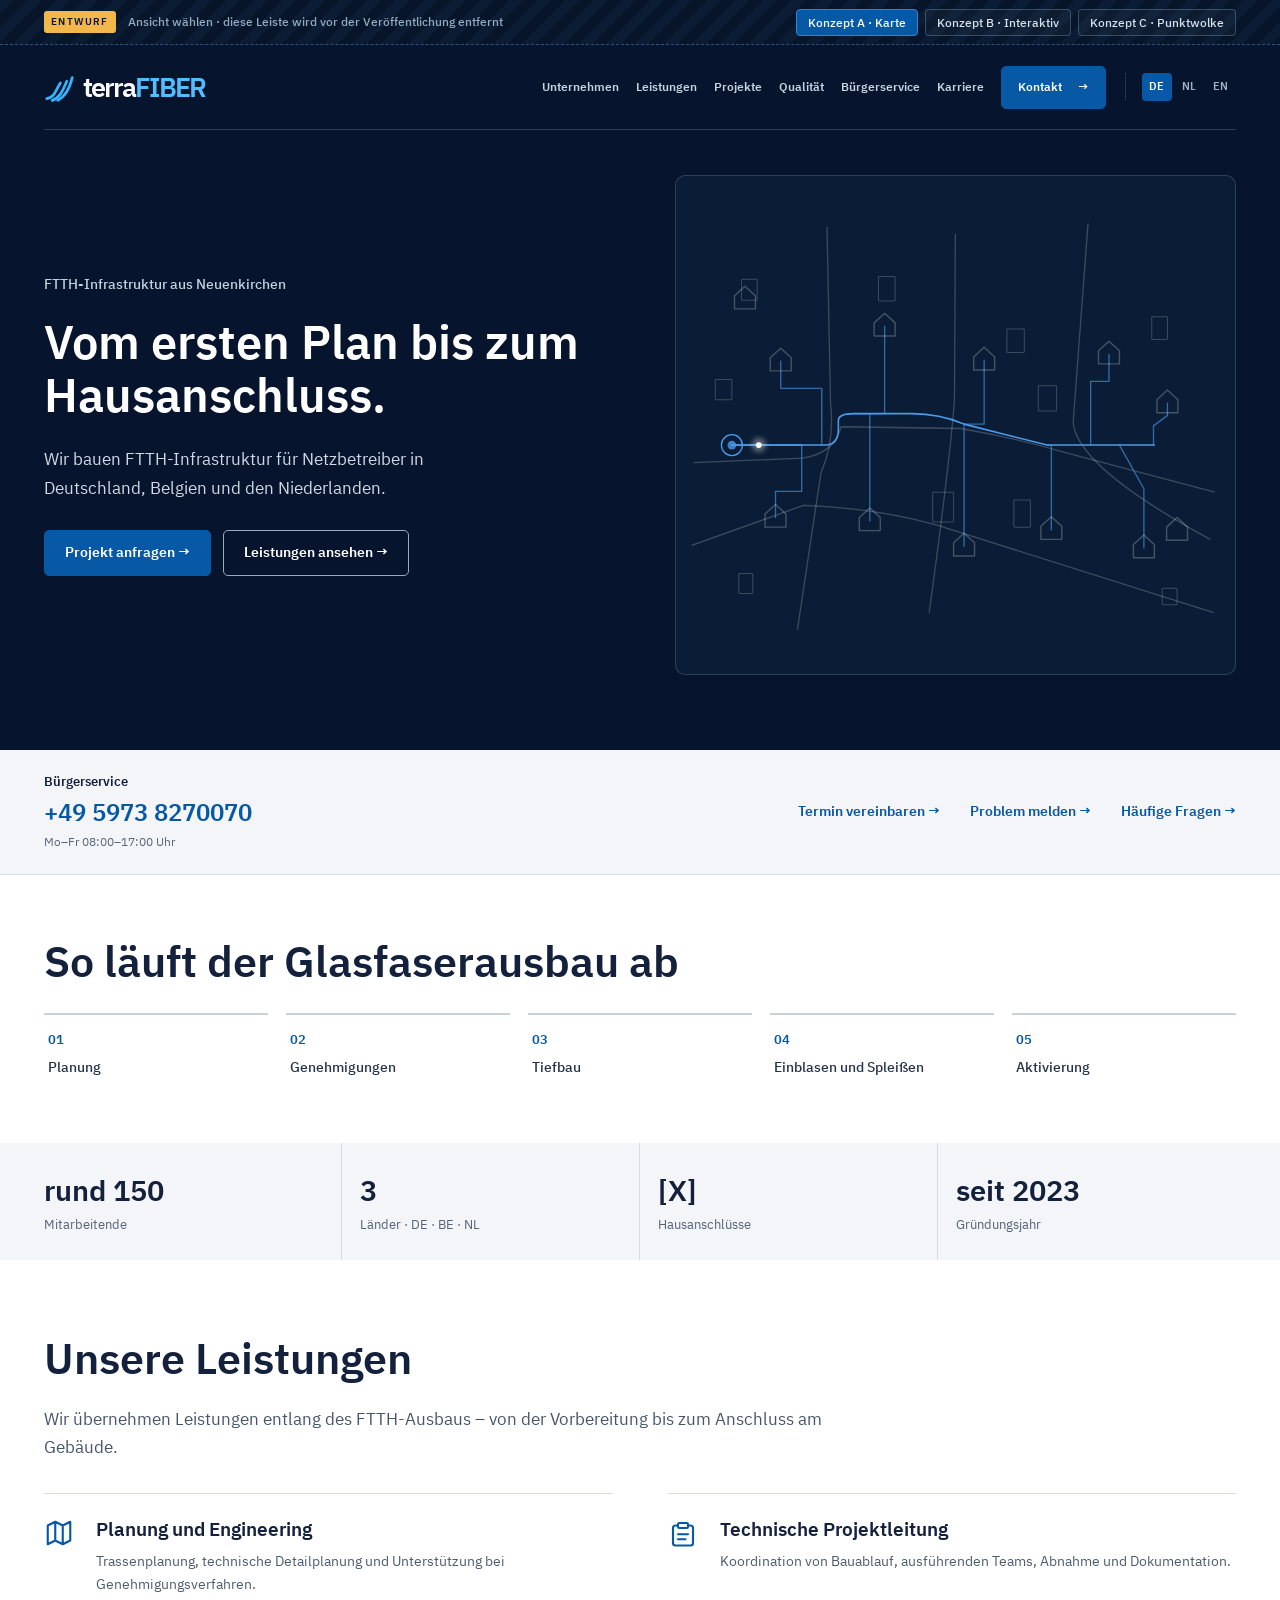
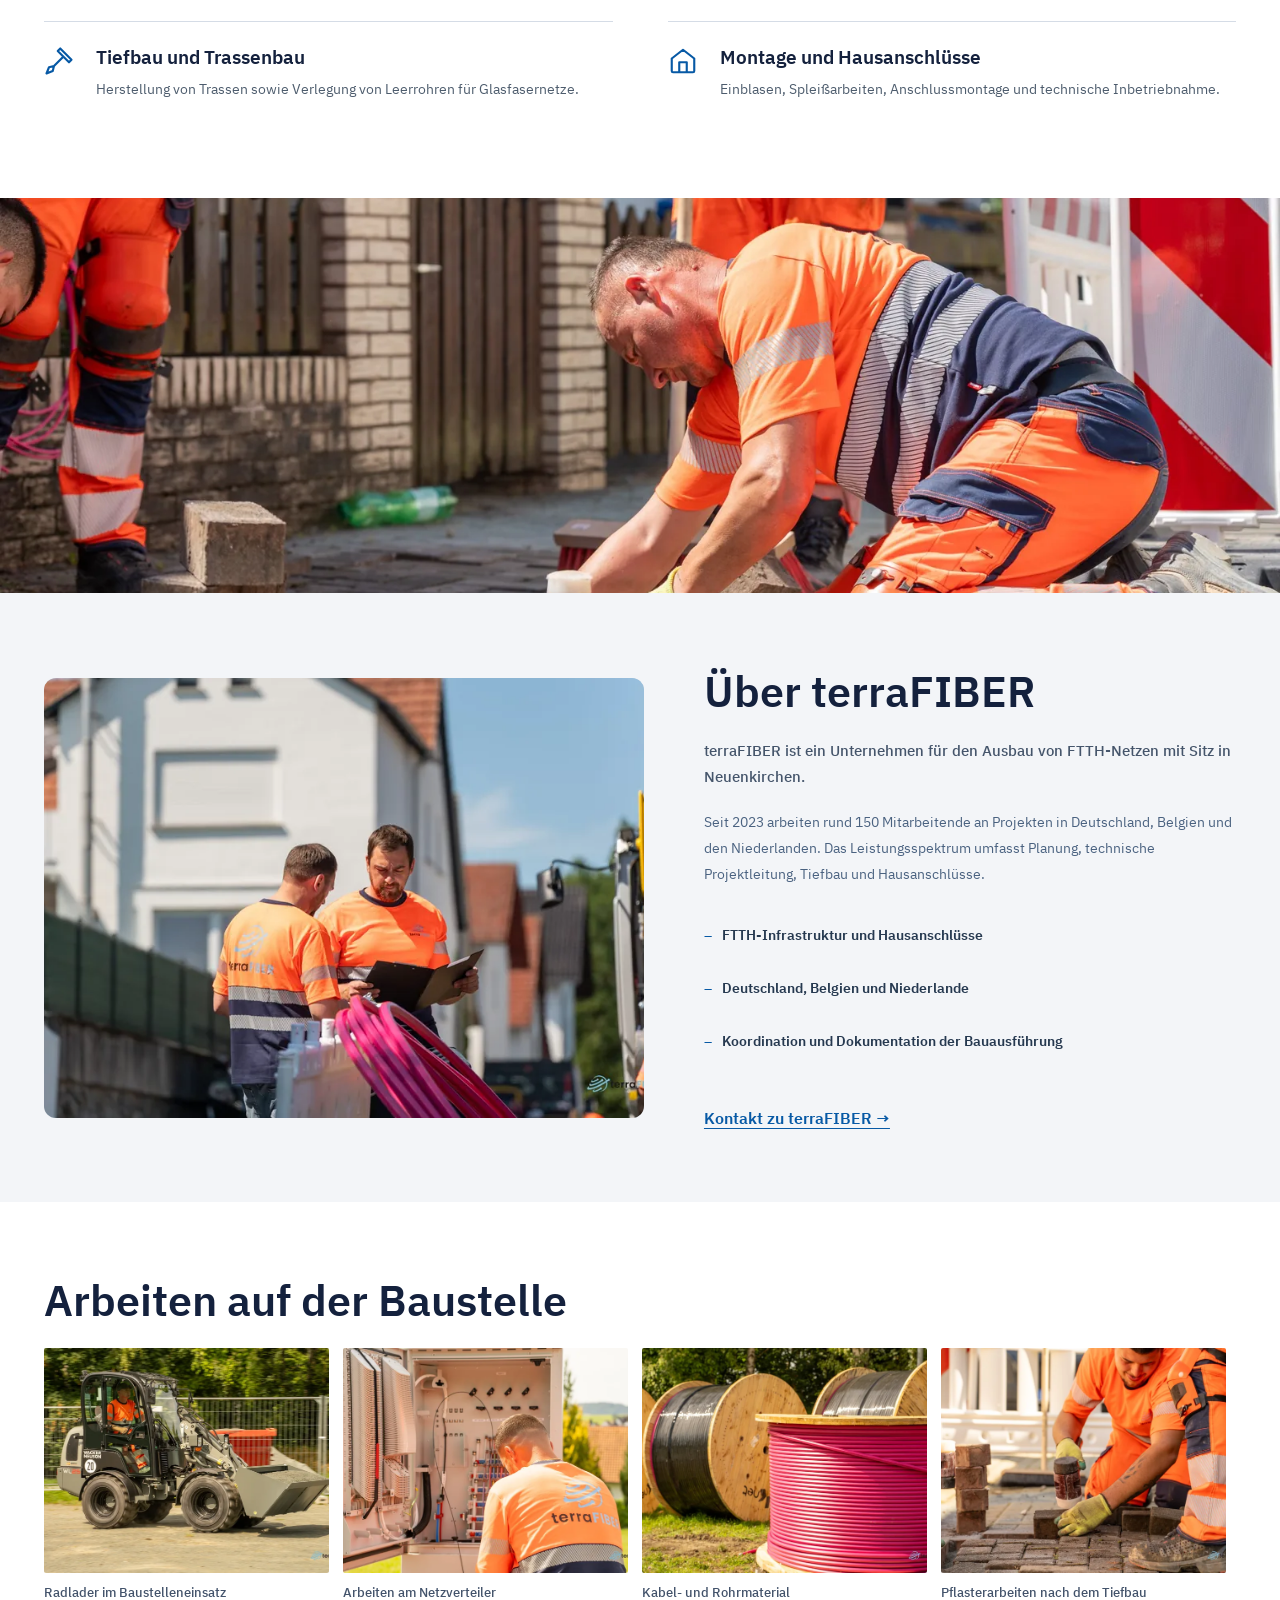
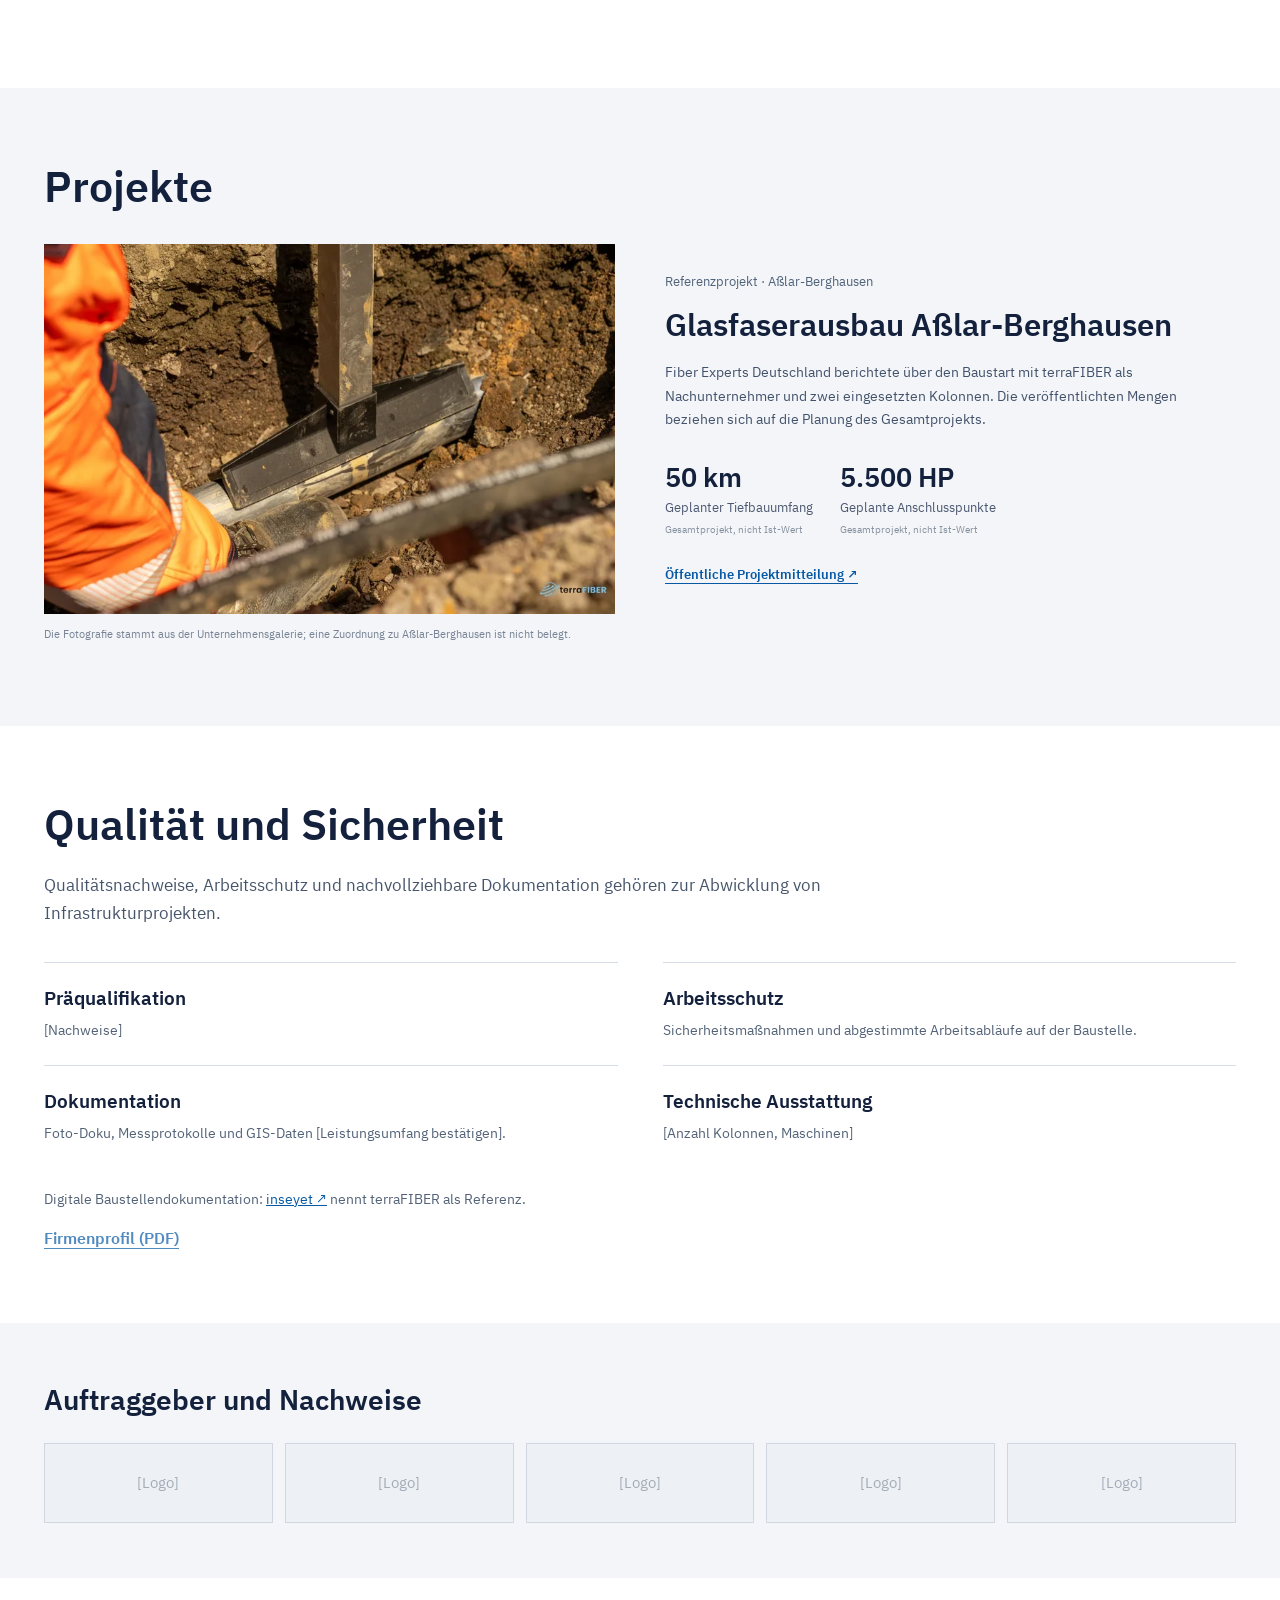
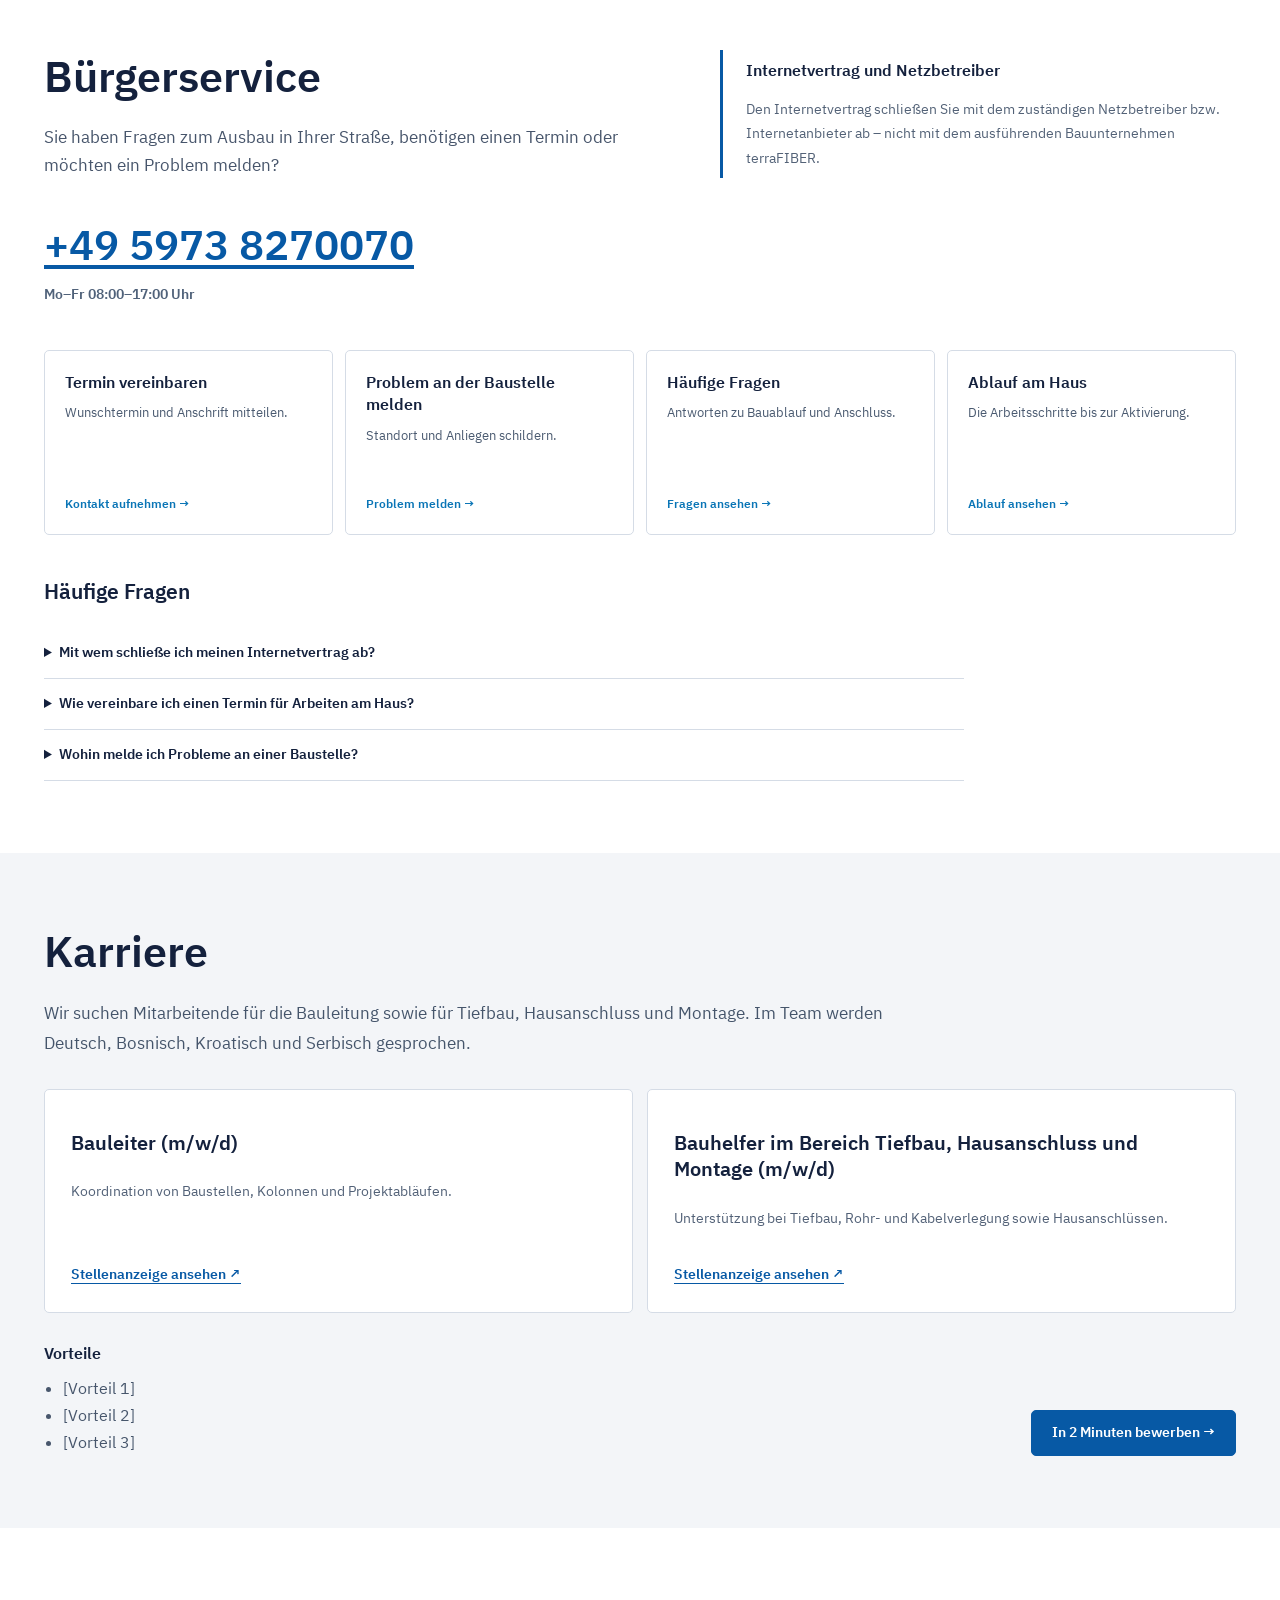
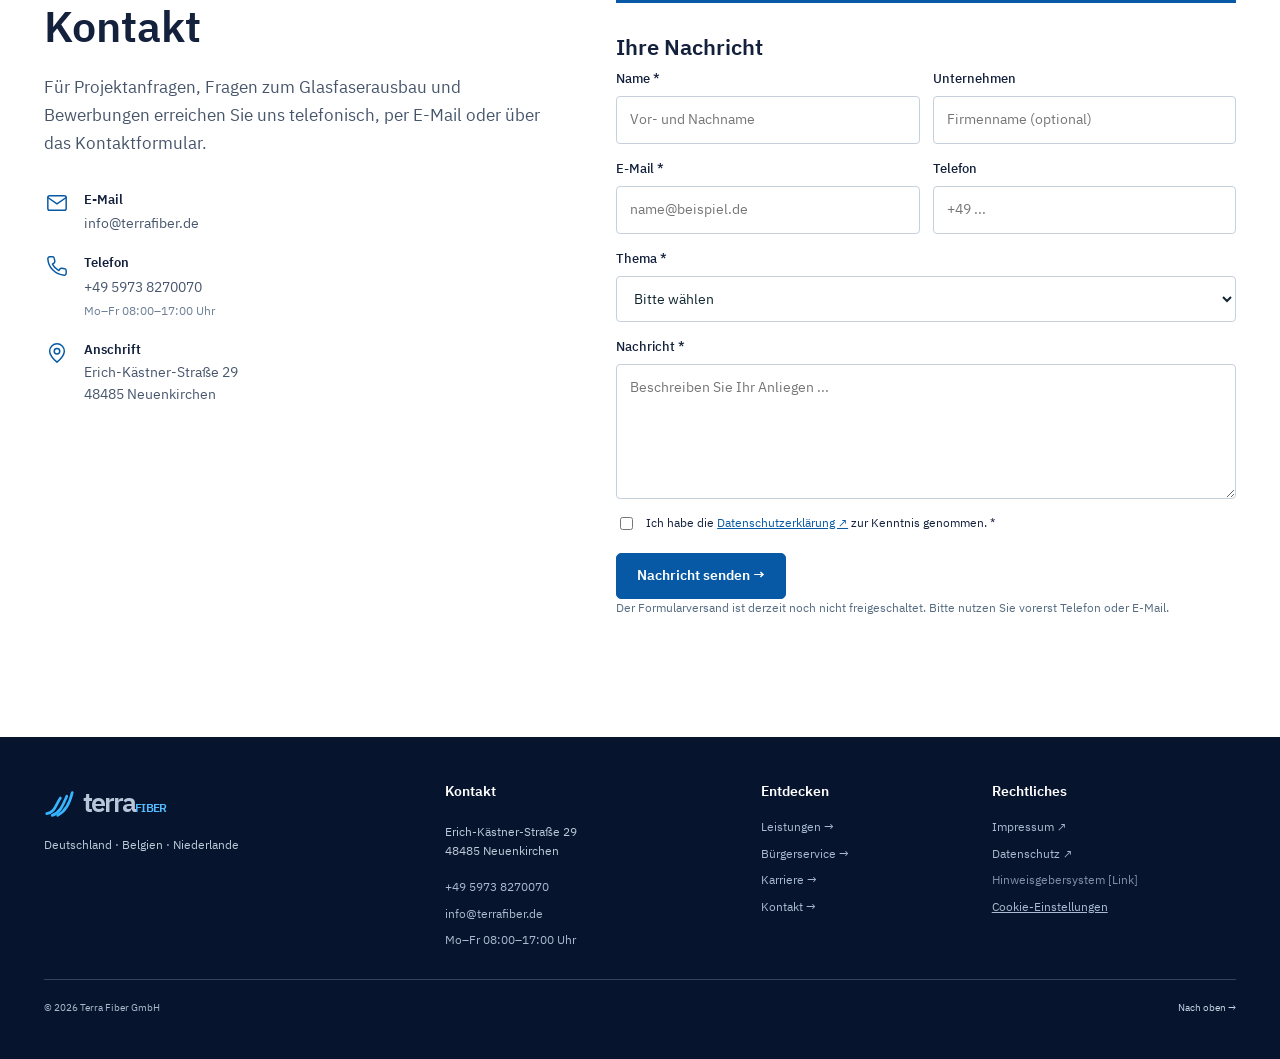
<file: index.html>
<!doctype html>
<html lang="de">
<head>
<meta charset="utf-8">
<meta name="viewport" content="width=device-width, initial-scale=1">
<meta name="robots" content="noindex,nofollow,noarchive">
<meta name="terra-preview-build" content="v9-infrastructure-editorial-2026-10-10">
<meta name="theme-color" content="#061329">
<link rel="icon" href="/favicon.ico?v=2" sizes="48x48">
<link rel="icon" href="/favicon.svg?v=2" type="image/svg+xml">
<link rel="apple-touch-icon" href="/apple-touch-icon.png?v=2">
<link rel="manifest" href="/site.webmanifest">
<meta name="description" content="terraFIBER baut FTTH-Infrastruktur für Netzbetreiber in Deutschland, Belgien und den Niederlanden – Planung, Tiefbau, Montage und Hausanschluss.">
<meta property="og:type" content="website">
<meta property="og:site_name" content="terraFIBER">
<meta property="og:title" content="terraFIBER · Glasfasernetze vom ersten Plan bis zum Hausanschluss">
<meta property="og:description" content="terraFIBER baut FTTH-Infrastruktur für Netzbetreiber in Deutschland, Belgien und den Niederlanden – Planung, Tiefbau, Montage und Hausanschluss.">
<meta property="og:url" content="https://terrafiber.pages.dev/">
<meta property="og:locale" content="de_DE">
<meta property="og:image" content="https://terrafiber.pages.dev/assets/share-card.jpg?v=1">
<meta property="og:image:type" content="image/jpeg">
<meta property="og:image:width" content="1200">
<meta property="og:image:height" content="630">
<meta property="og:image:alt" content="terraFIBER – Vom ersten Plan bis zum Hausanschluss.">
<meta name="twitter:card" content="summary_large_image">
<title>terraFIBER · Glasfasernetze vom ersten Plan bis zum Hausanschluss</title>
<link rel="alternate" hreflang="de" href="https://terrafiber.pages.dev/">
<link rel="alternate" hreflang="en" href="https://terrafiber.pages.dev/en/">
<link rel="alternate" hreflang="nl" href="https://terrafiber.pages.dev/nl/">
<style>
:root{--bg:#07152b;--bg2:#0d2546;--slate:#657481;--ink:#18283e;--accent:#13a5f3;--mint:#b7e9ff;--paper:#f5f8fc;--line:#dbe7f2;--max:1192px;--shadow:0 26px 65px rgba(13,38,38,.1)}
*{box-sizing:border-box}html{scroll-behavior:smooth}body{margin:0;color:var(--ink);background:#fff;font-family:Inter,-apple-system,BlinkMacSystemFont,"Segoe UI",Arial,sans-serif;line-height:1.55;-webkit-font-smoothing:antialiased}button,input,textarea,select{font:inherit}a{color:inherit;text-decoration:none}button{cursor:pointer}svg{display:block}::selection{background:var(--accent);color:#0b1a22}:focus-visible{outline:3px solid #0f83d8;outline-offset:3px}.wrap{width:min(calc(100% - 64px),var(--max));margin-inline:auto}.smallcaps{font-size:12px;text-transform:uppercase;letter-spacing:.19em;font-weight:800}.eyebrow{display:flex;align-items:center;gap:10px;color:#406680}.eyebrow::before{content:"";height:7px;width:7px;background:#5498bc;border-radius:50%}.section{padding:110px 0}.section-title{font-size:clamp(35px,5vw,62px);line-height:1.09;letter-spacing:-.058em;font-weight:750;margin:16px 0 21px}.muted{color:#667682}.light-muted{color:#a8bdc7}.section-intro{font-size:18px;max-width:620px;color:#697780;line-height:1.7}.pill{display:inline-flex;align-items:center;gap:10px;border-radius:100px;padding:8px 14px;font-weight:700;letter-spacing:.09em;font-size:11px}.btn{display:inline-flex;align-items:center;justify-content:center;gap:16px;min-height:53px;padding:0 24px;border-radius:8px;font-size:14px;font-weight:760;border:1px solid transparent;transition:transform .2s,background .2s,border-color .2s}.btn:hover{transform:translateY(-2px)}.btn-primary{background:var(--accent);color:#0e1920}.btn-primary:hover{background:#9ddbfa}.btn-outline{border-color:#4d6686;color:white;background:transparent}.btn-outline:hover{border-color:white}.btn-dark{background:#13253c;color:white}.btn-dark:hover{background:#1c3555}.btn svg{width:17px;height:17px}
.preview-bar{height:31px;background:#d4eeff;color:#123f66;display:flex;align-items:center;justify-content:center;font-size:10px;font-weight:800;letter-spacing:.17em;text-transform:uppercase}.top{background:var(--bg);color:#d3dbe6}.nav{height:85px;display:flex;align-items:center;justify-content:space-between;gap:25px;border-bottom:1px solid rgba(219,248,251,.1)}.logo{display:inline-flex;align-items:baseline;white-space:nowrap;color:white;font-size:27px;font-weight:820;letter-spacing:-.075em}.logo .logo-emphasis{color:var(--accent);font-weight:820;letter-spacing:-.064em}.logo-mark{width:19px;height:26px;border-left:4px solid var(--accent);border-radius:10px 0 0 10px;transform:rotate(26deg) translateY(5px);margin-right:4px}.logo small{display:block;font-size:7px;text-transform:uppercase;letter-spacing:.2em;color:#7f97b6;margin:3px 0 0 12px}.navlinks{display:flex;align-items:center;gap:30px}.navlinks a:not(.btn){font-size:12px;color:#c8d3e0;font-weight:640;transition:color .2s}.navlinks a:not(.btn):hover{color:var(--accent)}.nav .btn{min-height:43px;font-size:12px;padding:0 16px}.mobile-toggle{display:none;align-items:center;justify-content:center;height:44px;width:44px;background:none;border:1px solid rgba(255,255,255,.2);border-radius:7px;color:white}
.hero{background:var(--bg);color:white;position:relative;overflow:hidden}.hero::before{content:"";position:absolute;width:650px;height:650px;border-radius:50%;right:-280px;top:-150px;filter:blur(60px);background:radial-gradient(circle,rgba(104,170,129,.13),transparent 70%);pointer-events:none}.hero-inner{display:grid;grid-template-columns:1.03fr .97fr;min-height:645px;align-items:center;gap:38px;padding:43px 0 84px}.hero .pill{background:rgba(194,243,107,.09);color:var(--accent);border:1px solid rgba(194,243,107,.19)}h1{font-size:clamp(54px,6.2vw,91px);line-height:1.01;letter-spacing:-.069em;font-weight:760;margin:30px 0 28px}h1 em{font-style:normal;color:var(--accent)}.hero-desc{font-size:17px;line-height:1.85;color:#acbbcf;max-width:500px}.hero-actions{display:flex;gap:12px;flex-wrap:wrap;margin-top:33px}.hero-foot{display:flex;gap:22px;align-items:center;margin-top:56px;color:#7f97b6;font-size:11px;font-weight:700;letter-spacing:.08em;text-transform:uppercase}.hero-foot span{display:flex;align-items:center;gap:9px}.hero-foot i{display:block;width:5px;height:5px;border:1px solid #6788a8;border-radius:50%}.hero-art{position:relative;min-height:500px;display:flex;align-items:center;justify-content:center}.art-canvas{position:relative;width:100%;height:510px;border:1px solid rgba(183,234,192,.13);border-radius:14px;background:radial-gradient(circle at 80% 25%,rgba(188,239,110,.09),transparent 35%),linear-gradient(155deg,#17273c,#0c222d 62%,#102136);overflow:hidden;box-shadow:0 25px 90px rgba(0,0,0,.22)}.art-grid{position:absolute;inset:0;background-image:linear-gradient(rgba(183,233,224,.06) 1px,transparent 1px),linear-gradient(90deg,rgba(183,233,224,.06) 1px,transparent 1px);background-size:34px 34px;mask-image:linear-gradient(to bottom,black,transparent 98%)}.diagram{position:absolute;inset:0;width:100%;height:100%}.art-badge{position:absolute;z-index:2;top:24px;left:24px;background:rgba(9,29,36,.78);border:1px solid rgba(169,220,192,.22);padding:14px 17px;border-radius:9px;backdrop-filter:blur(9px);color:#d8dfe8}.art-badge strong{display:block;font-size:16px;letter-spacing:.03em}.art-badge span{display:block;color:#889fba;font-size:10px;text-transform:uppercase;letter-spacing:.14em;margin-top:3px}.art-side{position:absolute;right:19px;bottom:20px;width:195px;background:#bde9ff;color:#053956;padding:17px;border-radius:10px;box-shadow:0 25px 50px #04111870}.art-side span{font-weight:750;text-transform:uppercase;letter-spacing:.12em;font-size:10px}.art-side strong{font-size:22px;line-height:1.1;letter-spacing:-.04em;display:block;margin-top:10px}.hero-caption{position:absolute;bottom:19px;left:21px;color:#a8b9cd;font-size:10px;letter-spacing:.17em;text-transform:uppercase;z-index:2}.metrics{background:#eaf3fa}.metrics-inner{display:grid;grid-template-columns:repeat(3,1fr);gap:0}.metric{padding:30px 40px;border-right:1px solid #cfdce9}.metric:first-child{padding-left:0}.metric:last-child{border:none}.metric b{display:block;font-size:25px;letter-spacing:-.04em;color:#101f31}.metric p{margin:2px 0 0;color:#6a7b75;font-size:12px;font-weight:650}
.services-header{display:flex;justify-content:space-between;align-items:end;gap:30px}.services-grid{display:grid;grid-template-columns:repeat(4,1fr);gap:14px;margin-top:48px}.service{border:1px solid #dfe9f3;background:#f7faff;border-radius:12px;min-height:305px;padding:28px 25px;display:flex;flex-direction:column;position:relative;overflow:hidden;transition:transform .25s,box-shadow .25s}.service:hover{transform:translateY(-5px);box-shadow:var(--shadow)}.service .number{color:#8a9b91;font-size:11px;font-weight:750}.service-icon{height:64px;display:flex;align-items:center;color:#4b6983}.service-icon svg{width:42px;height:42px}.service h3{font-size:20px;line-height:1.23;letter-spacing:-.03em;margin:10px 0}.service p{font-size:13px;line-height:1.65;color:#64737a;margin:0}.service .arrow{display:block;margin-top:auto;padding-top:25px;color:#51758d;font-size:22px}
.about{background:var(--paper)}.about-inner{display:grid;grid-template-columns:1fr 1fr;align-items:center;gap:90px}.about-visual{min-height:430px;background:#0e305a;border-radius:12px;position:relative;overflow:hidden;box-shadow:var(--shadow)}.about-visual::before{position:absolute;inset:0;content:"";background:repeating-linear-gradient(135deg,rgba(191,238,146,.04) 0,rgba(191,238,146,.04) 2px,transparent 2px,transparent 32px)}.about-visual svg{position:absolute;inset:0;width:100%;height:100%}.about-visual .label-float{position:absolute;left:25px;right:25px;bottom:25px;color:white;background:rgba(9,22,29,.78);border:1px solid #3d5269;border-radius:9px;padding:18px 21px;backdrop-filter:blur(7px)}.label-float strong{display:block;font-size:18px}.label-float span{display:block;font-size:11px;color:#b0c0d1;margin-top:6px}.checks{display:grid;gap:15px;margin:30px 0}.checks li{list-style:none;padding-left:30px;position:relative;font-size:14px;font-weight:600}.checks li::before{content:"✓";position:absolute;left:0;top:0;color:#385f7d;font-weight:900}.about .smallcaps{color:#466a8b}.about .btn{margin-top:9px}
.project{background:#fff}.project-flex{display:grid;grid-template-columns:.95fr 1.05fr;gap:38px;align-items:stretch;margin-top:44px;background:#0c2a51;border-radius:13px;overflow:hidden;color:white}.project-visual{min-height:360px;position:relative;background:radial-gradient(circle at 63% 35%,#273b55,#122236 65%);overflow:hidden}.project-visual svg{width:100%;height:100%;position:absolute;inset:0}.project-badge{position:absolute;left:28px;top:28px;color:#85d5ff;border:1px solid #7296ae;padding:7px 12px;background:#15273e;border-radius:100px;font-weight:750;font-size:10px;letter-spacing:.1em;text-transform:uppercase}.project-body{padding:56px 46px 47px 10px}.project-body .smallcaps{color:var(--accent)}.project-body h3{font-size:34px;line-height:1.12;letter-spacing:-.045em;margin:12px 0 14px}.project-body p{font-size:14px;line-height:1.8;color:#aebed1;max-width:520px}.project-figures{display:flex;gap:32px;flex-wrap:wrap;margin:30px 0 27px}.project-figures strong{display:block;font-size:25px;color:white}.project-figures span{display:block;color:#8ba2bd;font-size:11px}.project-figures em{color:#9aceeb;font-size:10px;font-style:normal;display:block;margin-top:2px}.source-link{color:var(--accent);font-size:12px;font-weight:750;text-decoration:underline;text-underline-offset:4px}.source-link:hover{color:#fff}.disclaimer{font-size:11px;color:#748482;margin-top:15px}
.quality{background:var(--paper)}.quality-flex{display:grid;grid-template-columns:1fr 1fr;gap:80px}.quality-list{display:grid;gap:15px;margin-top:25px}.quality-item{display:flex;gap:16px;align-items:flex-start;background:#fff;border-radius:10px;border:1px solid #e0e7ed;padding:20px}.quality-item .qi{background:#e9f3fc;color:#375570;border-radius:9px;display:grid;place-items:center;min-width:43px;height:43px;font-weight:800}.quality-item strong{font-size:15px}.quality-item p{margin:4px 0 0;font-size:12px;color:#6b797d}.quality-quote{position:relative;background:#dbeeff;border-radius:14px;min-height:410px;padding:48px;display:flex;flex-direction:column;justify-content:space-between}.quality-quote .decor{font-size:85px;line-height:1;color:#6d9bb7;font-family:Georgia,serif}.quality-quote blockquote{padding:0;margin:0;font-size:30px;line-height:1.34;letter-spacing:-.035em;font-weight:650;color:#1a2b3a}.quality-quote p{color:#46627b;font-size:13px;margin:12px 0 0}
.career{background:#0b2343;color:white}.career-content{display:flex;align-items:center;justify-content:space-between;gap:50px}.career .smallcaps{color:var(--accent)}.career .section-title{max-width:650px}.career p{max-width:590px;color:#a2b4ca;line-height:1.8}.career-actions{flex:0 0 auto}.career .note{color:#839bb8;font-size:11px}
.contact{background:#fff}.contact-flex{display:grid;grid-template-columns:1fr .92fr;gap:85px}.contact-info{display:grid;gap:19px;margin-top:35px}.contact-info a{transition:color .2s}.contact-info a:hover{color:#486d8b}.contact-line{display:flex;gap:15px;align-items:flex-start}.contact-line .small-icon{width:40px;height:40px;border-radius:9px;background:#edf6fe;display:grid;place-items:center;flex:none;color:#46657f}.contact-line .small-icon svg{width:19px;height:19px}.contact-line strong{display:block;font-size:13px}.contact-line span{display:block;font-size:14px;color:#687780;margin-top:2px}.contact-form{background:#f5f9fe;border:1px solid #dde6ec;padding:32px;border-radius:13px}.contact-form h3{font-size:23px;margin:0 0 5px;letter-spacing:-.04em}.contact-form p{font-size:12px;color:#71817f;margin:0 0 21px}.form-grid{display:grid;grid-template-columns:1fr 1fr;gap:13px}.form-field{display:grid;gap:7px;margin-bottom:15px}.form-field label{font-size:11px;font-weight:800}.form-field input,.form-field textarea{width:100%;border:1px solid #cedae3;border-radius:7px;background:#fff;color:#112630;padding:12px 13px;outline:none;font-size:13px;resize:vertical}.form-field input:focus,.form-field textarea:focus{border-color:#567c99;box-shadow:0 0 0 3px #9ad2f240}.form-note{font-size:10px;color:#6b7c73;margin-top:13px;line-height:1.6}
footer{background:#07152b;color:#bac8d8;padding:44px 0}.footer-top{display:flex;justify-content:space-between;gap:30px;align-items:center}.footer-top .logo{font-size:24px}.footer-nav{display:flex;gap:22px;align-items:center;flex-wrap:wrap}.footer-nav a{font-size:11px;color:#93a8c1}.footer-nav a:hover{color:var(--accent)}.footer-bottom{margin-top:29px;padding-top:20px;border-top:1px solid #ffffff1a;display:flex;justify-content:space-between;gap:20px;font-size:10px;color:#6a87aa}.to-top{display:inline-flex;gap:5px;align-items:center;color:#c7d6e6}
@media(max-width:1000px){.navlinks{gap:18px}.navlinks a:not(.btn){font-size:11px}.hero-inner{gap:15px}.services-grid{grid-template-columns:repeat(2,1fr)}.service{min-height:250px}.about-inner{gap:40px}.quality-flex{gap:35px}.contact-flex{gap:40px}}
@media(max-width:760px){.wrap{width:min(calc(100% - 34px),var(--max))}.preview-bar{font-size:8px}.nav{height:68px}.logo{font-size:23px}.mobile-toggle{display:flex}.navlinks{display:none;position:absolute;left:0;right:0;top:99px;background:#0a1b36;z-index:10;flex-direction:column;align-items:stretch;padding:25px 21px 29px;border-bottom:1px solid #36485d;gap:17px;box-shadow:0 20px 35px #07111fe0}.navlinks.open{display:flex}.navlinks a:not(.btn){font-size:15px}.hero-inner{grid-template-columns:1fr;min-height:0;padding:52px 0 60px}.hero-art{min-height:390px;margin-top:27px}.art-canvas{height:410px}.hero-foot{margin-top:31px}.hero h1{font-size:clamp(52px,12vw,76px)}.hero-desc{font-size:16px}.metrics-inner{grid-template-columns:1fr 1fr}.metric{padding:18px 5px 18px 20px}.metric:first-child{padding-left:0}.metric:last-child{border-right:none;grid-column:1 / -1;border-top:1px solid #cfdce9;padding-left:0}.metric b{font-size:21px}.section{padding:73px 0}.section-title{font-size:clamp(34px,9vw,48px)}.services-header{display:block}.services-grid{gap:12px;margin-top:30px}.service{padding:22px 19px}.about-inner,.project-flex,.quality-flex,.contact-flex{grid-template-columns:1fr}.about-visual{min-height:340px;order:2}.project-body{padding:0 26px 34px}.project-visual{min-height:265px}.project-body h3{font-size:28px}.quality-quote{min-height:320px;padding:32px}.quality-quote blockquote{font-size:26px}.career-content{display:block}.career-actions{margin-top:25px}.contact-flex{gap:40px}.footer-top{align-items:flex-start;flex-direction:column}.footer-bottom{flex-direction:column}}
@media(max-width:455px){.services-grid{grid-template-columns:1fr}.service{min-height:218px}.form-grid{grid-template-columns:1fr;gap:0}.contact-form{padding:23px}.hero .btn{width:100%}.art-side{width:155px}.art-side strong{font-size:19px}.metrics-inner{grid-template-columns:1fr}.metric,.metric:first-child,.metric:last-child{border-right:0;border-top:1px solid #cfdce9;grid-column:1;padding-left:0}.metric:first-child{border-top:0}.quality-quote blockquote{font-size:24px}}
@media(prefers-reduced-motion:reduce){html{scroll-behavior:auto}*,*::before,*::after{animation-duration:.01ms!important;transition-duration:.01ms!important}}

/* V2 Brand continuity: colors inspired by the existing terraFIBER homepage and blue optical-fiber hero image. */
:root{--bg:#07152b;--bg2:#0b2444;--ink:#15253d;--accent:#18a5f3;--paper:#f4f8fc;--line:#dce6f2;--shadow:0 25px 65px rgba(7,34,78,.10)}
body{color:var(--ink)}
.preview-bar{background:#d7edff;color:#11527e;letter-spacing:.16em}
.top,.hero{background:#06142d}
.hero::before{background:radial-gradient(circle,rgba(17,112,232,.22),transparent 70%)}
.hero .pill{color:#96d8ff;background:rgba(20,166,246,.10);border-color:rgba(90,184,255,.24)}
.hero h1 em{color:#56bfff}
.logo{letter-spacing:-.073em}.logo .logo-emphasis{color:#53bdff}.fiber-symbol{color:#37b4ff;margin-right:8px;transform:translateY(7px);flex-shrink:0}
.navlinks a:not(.btn):hover{color:#7ed2ff}
.btn-primary{background:#109eea;color:#ffffff}.btn-primary:hover{background:#37b9ff}
.btn-dark{background:#0b3766;color:white}.btn-dark:hover{background:#13518c}
.hero-foot i{border-color:#2a94df}
.art-canvas{background:radial-gradient(circle at 83% 23%,rgba(0,155,255,.20),transparent 40%),linear-gradient(155deg,#0e2b5e,#051832 62%,#0c2856);border-color:rgba(91,172,251,.25)}
.art-grid{background-image:linear-gradient(rgba(69,166,243,.08) 1px,transparent 1px),linear-gradient(90deg,rgba(69,166,243,.08) 1px,transparent 1px)}
.art-badge{background:rgba(7,28,63,.81);border-color:rgba(80,175,251,.3)}
.art-badge strong{font-size:14px;color:#d3eaff}.art-badge span{color:#8bb9dd}
.art-side{background:#c5eaff;color:#083153}.art-side strong{color:#083153}
.metrics{background:#eaf4fc}.metric{border-right-color:#d1dfed}.metric b{color:#14375d}
.eyebrow{color:#1977ad}.eyebrow::before{background:#149ceb}
.service{background:#f7faff;border-color:#e1eaf4}.service-icon,.service .arrow{color:#207cbd}
.about{background:#f4f8fc}.about-visual{background:#0b2a58}.label-float{border-color:#2c629c}
.checks li::before{color:#198bc9}.about .smallcaps{color:#1b79bd}
.project-flex{background:#0b2447}.project-visual{background:radial-gradient(circle at 60% 37%,#154a7d,#06192f 68%)}
.project-badge{color:#a8deff;background:#103762;border-color:#2d83bc}
.project-body .smallcaps,.source-link{color:#8cceff}
.quality-quote{background:#e0f0fd}.quality-quote .decor{color:#86c8ee}
.contact{background:#ffffff}.contact-form{background:#f4f8fc;border-color:#dce6f2}
.section-intro{color:#66788b}
::selection{background:#91d6ff;color:#07172c}
:focus-visible{outline-color:#1a96df}
/* Original logo asset to be substituted after approval; text rendition is a temporary concept. */

.photo-frame,.project-photo-card,.gallery-card{position:relative;overflow:hidden}
.photo-frame{min-height:460px;border-radius:34px;background-size:cover;background-position:center;box-shadow:0 28px 70px rgba(8,25,42,.16)}
.photo-frame::after,.project-photo-card::after,.gallery-card::after{content:"";position:absolute;inset:0;background:linear-gradient(180deg,rgba(5,18,35,.06),rgba(5,18,35,.45));pointer-events:none}
.about-visual.photo-based{position:relative}
.about-visual.photo-based .label-float{position:absolute;left:24px;bottom:24px;z-index:2}
.project-photo-card{height:100%;min-height:400px;border-radius:28px;border:1px solid #d4e5f5;background:#dbeaf7;box-shadow:0 26px 65px rgba(13,38,38,.1)}
.project-photo-card img{position:absolute;inset:0;width:100%;height:100%;object-fit:cover;display:block}
.project-photo-card .project-badge{position:absolute;left:18px;top:18px;z-index:2}
.gallery-preview{background:linear-gradient(180deg,#f7fbff 0%,#eef5fb 100%)}
.gallery-grid{display:grid;grid-template-columns:repeat(12,1fr);gap:20px;margin-top:34px}
.gallery-card{margin:0;min-height:210px;border-radius:24px;border:1px solid #d4e5f5;background:#d7e7f6;box-shadow:0 18px 50px rgba(13,38,38,.08)}
.gallery-card img{position:absolute;inset:0;width:100%;height:100%;object-fit:cover;display:block}
.gallery-card.large{grid-column:span 5;min-height:280px}
.gallery-card.medium{grid-column:span 4}
.gallery-card.small{grid-column:span 3}
.gallery-card .gallery-caption{position:absolute;left:16px;bottom:16px;right:16px;z-index:2;color:#fff;font-size:13px;font-weight:700;letter-spacing:.03em;text-shadow:0 1px 10px rgba(0,0,0,.35)}
.diagram .fiber-halo{animation:fiberHalo 3.8s ease-in-out infinite;transform-origin:center}
.diagram .fiber-core{animation:fiberCorePulse 3.8s ease-in-out infinite}
.diagram .fiber-highlights{stroke-dasharray:3 45;animation:fiberFlow 9s linear infinite;opacity:.8}
.diagram .signal-link{animation:linkPulse 4.4s ease-in-out infinite}
.diagram .pulse-node{transform-origin:center;animation:nodePulse 3.2s ease-in-out infinite}
.diagram .signal-dot{transform-origin:center;animation:dotBlink 2.8s ease-in-out infinite}
@keyframes fiberHalo{0%,100%{opacity:.16}50%{opacity:.34}}
@keyframes fiberCorePulse{0%,100%{filter:drop-shadow(0 0 0 rgba(84,201,255,.0))}50%{filter:drop-shadow(0 0 8px rgba(84,201,255,.55)) drop-shadow(0 0 18px rgba(84,201,255,.32))}}
@keyframes fiberFlow{from{stroke-dashoffset:0}to{stroke-dashoffset:-104}}
@keyframes nodePulse{0%,100%{transform:scale(1);filter:drop-shadow(0 0 0 rgba(99,199,255,0))}50%{transform:scale(1.11);filter:drop-shadow(0 0 10px rgba(99,199,255,.65))}}
@keyframes dotBlink{0%,100%{transform:scale(1);opacity:.95}50%{transform:scale(1.22);opacity:1;filter:drop-shadow(0 0 7px rgba(84,201,255,.75))}}
@keyframes linkPulse{0%,100%{opacity:.72}50%{opacity:1}}
@media (max-width: 980px){.gallery-card.large,.gallery-card.medium,.gallery-card.small{grid-column:span 6}.photo-frame{min-height:360px}.project-photo-card{min-height:340px}}
@media (max-width: 640px){.gallery-grid{grid-template-columns:1fr}.gallery-card.large,.gallery-card.medium,.gallery-card.small{grid-column:span 1;min-height:220px}.photo-frame{min-height:300px}}

@media(prefers-reduced-motion:reduce){.diagram .fiber-halo,.diagram .fiber-core,.diagram .fiber-highlights,.diagram .signal-link,.diagram .pulse-node,.diagram .signal-dot{animation:none!important}}

/* V7: technical FTTH network with multiple small, gently glowing signal dots. */
.preview-bar{height:24px;background:#17365a;color:#aecce4;font-size:9px;letter-spacing:.14em}
.art-side{width:157px;padding:13px 14px;right:18px;bottom:18px;border-radius:9px}
.art-side span{font-size:9px;letter-spacing:.10em}
.art-side strong{font-size:18px;margin-top:8px;line-height:1.12}
.art-grid{opacity:.6}
.diagram .fiber-halo{animation:none!important;opacity:.11}
.diagram .fiber-core{animation:none!important;filter:none!important}
.diagram .fiber-highlights{animation:none!important;stroke-dasharray:none;opacity:.14}
.diagram .pulse-node,.diagram .signal-dot{animation:none!important;transform:none!important;filter:none!important;opacity:1}
.diagram .network-links{animation:none!important}
.diagram #fiber-particles-main,.diagram #fiber-particles-branches,.diagram .network-active-halos,.diagram .house-active-halos{pointer-events:none}
@media(prefers-reduced-motion:reduce){
  .diagram #fiber-particles-main,.diagram #fiber-particles-branches{display:none!important}
}

/* v8 — spacing, accessible resident service, editorial grids, responsive layout. */
.section{padding:78px 0}
.section-title{margin:12px 0 16px}
.section-intro{font-size:16px;line-height:1.72}
.preview-bar{height:auto;min-height:24px;padding:5px 16px;font-size:9px;line-height:1.45;text-align:center}
.citizen-topline{background:#edf5fc;color:#174668;border-bottom:1px solid #cbdce9}
.citizen-topline-inner{min-height:43px;display:flex;align-items:center;gap:20px;justify-content:space-between;padding:6px 0;font-size:12px;font-weight:680}
.citizen-topline-title{color:#0c4b80}
.citizen-topline a:hover{text-decoration:underline}
.citizen-topline-phone{font-weight:850;white-space:nowrap}
.citizen-topline-hours{white-space:nowrap;color:#4f708e}
.language-switch{display:inline-flex;align-items:center;gap:4px;white-space:nowrap}
.language-switch span{padding:3px 5px;font-weight:800;font-size:11px}
.language-switch .language-active{color:#fff;background:#115c99;border-radius:4px}
.language-switch [aria-disabled]{opacity:.48;cursor:not-allowed}
.navlinks{gap:17px}
.navlinks a:not(.btn){font-size:11px}
.hero-inner{min-height:580px;padding:38px 0 65px}
.hero .hero-actions{margin-top:33px}
.rollout{background:#fff;padding:53px 0 58px}
.rollout .section-title{font-size:clamp(27px,3.6vw,40px)}
.rollout-steps{display:grid;grid-template-columns:repeat(5,minmax(0,1fr));gap:12px;list-style:none;margin:28px 0 0;padding:0}
.rollout-steps li{border:1px solid #dce6f1;background:#f6faff;border-radius:13px;padding:17px 16px;display:flex;flex-direction:column;gap:11px;min-height:108px}
.rollout-steps b{font-size:12px;color:#2186c6}
.rollout-steps span{font-size:14px;font-weight:760;line-height:1.25;color:#183e60;overflow-wrap:anywhere}
.metrics-inner{grid-template-columns:repeat(4,minmax(0,1fr))}
.metric{padding:23px 26px}.metric b{font-size:27px}
.about-copy>p:not(.section-intro){font-size:14px;line-height:1.85;color:#4a6280;margin-top:20px}
.photo-frame{position:relative}
.photo-frame img{display:block;width:100%;height:100%;min-height:460px;object-fit:cover}
.photo-frame::after{z-index:1}
.about-visual .label-float{z-index:2}
.gallery-grid{display:grid;grid-template-columns:repeat(6,minmax(0,1fr));gap:16px}
.gallery-grid .gallery-card,.gallery-grid .gallery-card.large,.gallery-grid .gallery-card.medium,.gallery-grid .gallery-card.small{grid-column:span 2;min-height:225px}
.gallery-grid .gallery-card:first-child{grid-column:span 4;min-height:290px}
.gallery-grid .gallery-card:nth-child(2){grid-column:span 2;min-height:290px}
.gallery-card img{height:100%;width:100%;object-fit:cover}
.quality-cards{display:grid;grid-template-columns:repeat(4,minmax(0,1fr));gap:16px;margin-top:32px}
.quality-cards article{padding:23px;border:1px solid #deebf6;border-radius:16px;background:#f7faff;min-height:216px}
.quality-card-icon{color:#2785bd;font-size:12px;font-weight:850}
.quality-cards h3{font-size:19px;margin:20px 0 10px;line-height:1.3}
.quality-cards p{font-size:13px;color:#526b80;line-height:1.7;margin:0;overflow-wrap:anywhere}
.quality-support{margin-top:24px;display:flex;align-items:center;justify-content:space-between;gap:25px}
.quality-support p{font-size:14px;max-width:620px;color:#425c75}
.quality-support a:not(.btn){color:#136aa3;text-decoration:underline}
.btn-unavailable{opacity:.66;cursor:not-allowed;text-align:center;pointer-events:none;white-space:normal}
.citizen-service{background:#eaf5fd}
.citizen-lead{display:grid;grid-template-columns:1.3fr .7fr;gap:45px;align-items:center}
.citizen-lead .section-title{max-width:670px}
.citizen-bigphone{display:inline-block;font-weight:850;letter-spacing:-.04em;font-size:clamp(29px,4vw,47px);margin-top:16px;color:#10598c;text-decoration:underline;text-underline-offset:5px}
.citizen-hours{font-size:14px;font-weight:720;margin-top:7px;color:#4e7390}
.operator-note{background:#fff;border:1px solid #cddff0;border-left:4px solid #269cdf;border-radius:12px;padding:25px}
.operator-note strong{font-size:16px}.operator-note p{font-size:14px;color:#4a657b;line-height:1.75;margin-bottom:0}
.citizen-cards{display:grid;grid-template-columns:repeat(4,minmax(0,1fr));gap:15px;margin-top:27px}
.citizen-cards a{display:flex;flex-direction:column;min-height:228px;background:#fff;border:1px solid #d4e5f3;border-radius:14px;padding:22px;transition:border-color .2s,transform .2s}
.citizen-cards a:hover{border-color:#57aee2;transform:translateY(-3px)}
.citizen-cards a>span{color:#418cbd;font-weight:820;font-size:12px}
.citizen-cards h3{font-size:17px;line-height:1.32;margin:19px 0 8px}
.citizen-cards p{font-size:13px;color:#63778d;line-height:1.55;margin:0 0 12px}
.citizen-cards a>b{font-size:12px;color:#0a75b6;margin-top:auto}
.citizen-faq{margin-top:28px;max-width:860px}
.citizen-faq h3{font-size:21px}
.citizen-faq details{border-bottom:1px solid #c5d9ea;padding:14px 0;font-size:14px}
.citizen-faq summary{font-weight:740;cursor:pointer}
.citizen-faq details p{color:#4f6882;max-width:710px}
.job-cards{display:grid;grid-template-columns:repeat(2,minmax(0,1fr));gap:17px;margin-top:30px}
.job-cards article{border-radius:14px;border:1px solid #51749c;background:rgba(255,255,255,.07);padding:24px;display:flex;flex-direction:column}
.job-cards article>span{font-size:11px;color:#a6dfff;text-transform:uppercase;letter-spacing:.13em;font-weight:760}
.job-cards h3{font-size:21px;margin:14px 0 10px;line-height:1.3}
.job-cards p{font-size:13px;line-height:1.65}
.job-cards a{display:inline-block;margin-top:auto;padding-top:18px;color:#b1e2ff;font-size:13px;font-weight:760}
.career-bottom{display:flex;align-items:end;justify-content:space-between;gap:25px;margin-top:28px}
.career-bottom strong{font-size:16px}.career-bottom ul{padding-left:19px;margin:9px 0 0;line-height:1.7}
.contact-line small{display:block;font-size:12px;color:#6d8095;margin-top:4px}
.form-field select{width:100%;border:1px solid #cedae3;background:#fff;color:#112630;border-radius:7px;padding:12px 13px;font-size:13px}
.form-field :is(input,select,textarea)[aria-invalid="true"]{border-color:#b42318}
.privacy-consent{display:flex;align-items:flex-start;gap:10px;font-size:12px;line-height:1.5;margin:5px 0 20px}
.privacy-consent input{margin-top:3px;flex:none}
.privacy-consent a{color:#0d70aa;text-decoration:underline}
.form-status{margin:12px 0 0;font-size:12px!important;color:#566c82!important}
.footer-grid{display:grid;grid-template-columns:1.5fr 1.15fr .8fr 1fr;gap:35px}
.footer-grid>div{display:flex;flex-direction:column;align-items:flex-start;gap:8px;min-width:0}
.footer-grid>div>strong{font-size:13px;color:#fff;margin-bottom:7px}
.footer-grid :is(address,p){font-size:12px;font-style:normal;margin:5px 0 10px}
.footer-grid a:not(.logo),.footer-grid span,.footer-cookie-btn{font-size:12px;color:#a8bbd0;overflow-wrap:anywhere}
.footer-grid a:hover,.footer-cookie-btn:hover{color:#fff}
.footer-unavailable{opacity:.75}
.footer-cookie-btn{background:transparent;border:0;padding:0;text-align:left;text-decoration:underline}
.cookie-dialog{max-width:min(480px,calc(100vw - 30px));padding:28px;border:1px solid #cad9e5;border-radius:14px;box-shadow:0 30px 95px rgba(0,0,0,.27);color:#17344e}
.cookie-dialog::backdrop{background:#00172b85}
.cookie-dialog h2{margin:0 0 12px}.cookie-dialog p{font-size:14px;line-height:1.7}
@media(max-width:1100px){
 .citizen-topline-inner{gap:10px;font-size:11px}
 .navlinks{gap:12px}.navlinks a:not(.btn){font-size:10px}
 .citizen-cards,.quality-cards{grid-template-columns:repeat(2,minmax(0,1fr))}
}
@media(max-width:760px){
 .section{padding:64px 0}
 .rollout{padding:45px 0}
 .rollout-steps{grid-template-columns:repeat(2,minmax(0,1fr))}
 .rollout-steps li:last-child{grid-column:span 2;min-height:90px}
 .metrics-inner{grid-template-columns:repeat(2,minmax(0,1fr))}
 .metric,.metric:first-child,.metric:last-child{grid-column:auto;padding:20px 15px;border-right:0;border-top:1px solid #cfdce9}
 .metric:nth-child(-n+2){border-top:0}
 .citizen-topline-inner{display:grid;grid-template-columns:1fr auto;gap:5px 12px;padding:8px 0}
 .citizen-topline-title{grid-column:1/-1}
 .citizen-topline-hours{font-size:10px}
 .language-switch{justify-self:end;grid-column:2;grid-row:2/4}
 .top{position:relative}
 .navlinks{top:100%!important;left:0;right:0}
 .citizen-lead{grid-template-columns:1fr;gap:16px}
 .gallery-grid{gap:12px}
 .gallery-grid .gallery-card:first-child,.gallery-grid .gallery-card:nth-child(2){min-height:220px}
 .career-bottom{align-items:flex-start}
 .footer-grid{grid-template-columns:repeat(2,minmax(0,1fr))}
 .photo-frame img{min-height:360px}
}
@media(max-width:540px){
 .wrap{width:min(calc(100% - 30px),var(--max))}
 .preview-bar{font-size:8px;letter-spacing:.07em}
 .citizen-topline-phone{font-size:11px}
 .citizen-topline-hours{font-size:10px}
 .rollout-steps{grid-template-columns:1fr;gap:9px}
 .rollout-steps li:last-child{grid-column:auto}
 .rollout-steps li{min-height:64px;flex-direction:row;align-items:center}
 .metrics-inner{grid-template-columns:repeat(2,minmax(0,1fr))}
 .metric,.metric:first-child,.metric:last-child{grid-column:auto;padding:16px 8px;border-top:1px solid #cfdce9}
 .metric:nth-child(-n+2){border-top:0}
 .metric b{font-size:22px}
 .hero-inner{padding-top:36px;padding-bottom:46px}
 .hero h1{font-size:clamp(45px,12.4vw,61px)}
 .hero-art{min-height:400px}
 .art-canvas{height:405px}
 .diagram{height:300px;top:0;bottom:auto}
 .art-side{width:132px;bottom:57px;right:11px;padding:10px 11px}
 .art-side strong{font-size:15px;line-height:1.1;margin-top:6px}
 .art-side span{font-size:8px}
 .hero-caption{left:13px;bottom:13px;font-size:8px;max-width:calc(100% - 26px);letter-spacing:.09em}
 .art-badge{top:12px;left:12px;padding:10px 12px}
 .art-badge strong{font-size:11px}
 .art-badge span{font-size:8px;letter-spacing:.07em}
 .gallery-grid{grid-template-columns:1fr}
 .gallery-grid .gallery-card,.gallery-grid .gallery-card.large,.gallery-grid .gallery-card.medium,.gallery-grid .gallery-card.small,.gallery-grid .gallery-card:first-child,.gallery-grid .gallery-card:nth-child(2){grid-column:auto;min-height:220px}
 .quality-cards,.citizen-cards,.job-cards{grid-template-columns:1fr}
 .quality-cards article,.citizen-cards a{min-height:0}
 .quality-support,.career-bottom{display:flex;flex-direction:column;align-items:stretch;gap:14px}
 .citizen-bigphone{font-size:32px;overflow-wrap:anywhere}
 .photo-frame img{min-height:300px}
 .footer-grid{grid-template-columns:1fr 1fr;gap:30px 12px}
 .footer-grid .footer-identity{grid-column:1/-1}
}
</style>
<link rel="stylesheet" href="/assets/hero-map.css">
<link rel="stylesheet" href="/assets/v9.css">
<link rel="stylesheet" href="/assets/concept-b.css">
</head>
<body>
<div class="preview-bar" role="note">REDESIGN-STUDIE · KONZEPT 09 · NICHT VERÖFFENTLICHT · INHALTE, RECHTSTEXTE, BILDER UND FORMULARVERSAND VOR FREIGABE PRÜFEN</div>
<div class="concept-switcher" role="navigation" aria-label="Ansicht wählen"><div class="wrap concept-switcher-inner"><span class="concept-tag">Entwurf</span><span class="concept-label">Ansicht wählen · diese Leiste wird vor der Veröffentlichung entfernt</span><div class="concept-options"><a href="/" aria-current="page">Konzept A<span class="co-sub">&nbsp;· Karte</span></a><a href="/concept-b/">Konzept B<span class="co-sub">&nbsp;· Interaktiv</span></a><a href="/concept-c/">Konzept C<span class="co-sub">&nbsp;· Punktwolke</span></a></div></div></div>
<div class="top" id="start">
  <header class="wrap nav" aria-label="Hauptnavigation">
    <a class="logo" href="#start" aria-label="terraFIBER Startseite"><svg class="fiber-symbol" viewBox="0 0 34 34" width="31" height="31" aria-hidden="true" fill="none"><path d="M3 28c9-1 10-10 15-17" stroke="currentColor" stroke-width="3" stroke-linecap="round"/><path d="M9 30c9-3 12-12 16-21" stroke="currentColor" stroke-width="3" stroke-linecap="round"/><path d="M15 30c8-4 13-12 16-25" stroke="currentColor" stroke-width="3" stroke-linecap="round"/></svg>terra<span class="logo-emphasis">FIBER</span></a>
    <div class="language-switch nav-lang" role="group" aria-label="Sprachauswahl"><span class="language-active" aria-current="true" lang="de">DE</span><a href="/nl/" hreflang="nl" lang="nl" aria-label="Niederländische Version">NL</a><a href="/en/" hreflang="en" lang="en" aria-label="English version">EN</a></div>
    <button class="mobile-toggle" id="menuBtn" aria-label="Menü öffnen" aria-controls="navlinks" aria-expanded="false"><svg width="22" height="22" viewBox="0 0 24 24" fill="none" stroke="currentColor" stroke-width="2"><path d="M4 6h16M4 12h16M4 18h16"/></svg></button>
    <nav class="navlinks" id="navlinks" aria-label="Seitenbereiche"><a href="#unternehmen">Unternehmen</a><a href="#leistungen">Leistungen</a><a href="#projekte">Projekte</a><a href="#qualitaet">Qualität</a><a href="#buergerservice">Bürgerservice</a><a href="#karriere">Karriere</a><a href="#kontakt" class="btn btn-primary">Kontakt <span aria-hidden="true">→</span></a></nav>
  </header>
</div>
<main>
<section class="hero" aria-labelledby="hero-title"><div class="wrap hero-inner">
  <div class="hero-content">
  <p class="hero-origin">FTTH-Infrastruktur aus Neuenkirchen</p>
  <h1 id="hero-title">Vom ersten Plan bis zum Hausanschluss.</h1>
  <p class="hero-desc">Wir bauen FTTH-Infrastruktur für Netzbetreiber in Deutschland, Belgien und den Niederlanden.</p>
  <div class="hero-actions"><a class="btn btn-primary" href="#kontakt">Projekt anfragen →</a><a class="btn btn-outline" href="#leistungen">Leistungen ansehen →</a></div>
</div>
  <div class="hero-art"><div class="art-canvas neighborhood-map" aria-hidden="true">
<svg class="diagram map-diagram" viewBox="0 0 640 500" preserveAspectRatio="xMidYMid meet" xmlns="http://www.w3.org/2000/svg">
<defs><filter id="map-soft-halo" x="-200%" y="-200%" width="500%" height="500%"><feGaussianBlur stdDeviation="3.2"/></filter></defs>
<g class="map-streets" fill="none" stroke="currentColor" stroke-width="1.5"><path d="M20 293 L145 288 Q182 282 189 252 L326 254 Q385 264 444 281 L617 327"/><path d="M173 23 L177 225 Q182 268 166 305 L139 485"/><path d="M320 31 L319 222 Q313 298 290 465"/><path d="M472 19 L455 247 Q459 298 612 381"/><path d="M18 388 L146 342 Q229 345 300 365 L616 465"/></g>
<g class="map-footprints" fill="none" stroke="currentColor" stroke-width="1.15"><rect x="75" y="83" width="18" height="24" rx="1"/><rect x="232" y="80" width="19" height="28" rx="1"/><rect x="379" y="140" width="20" height="27" rx="1"/><rect x="415" y="205" width="21" height="29" rx="1"/><rect x="545" y="126" width="18" height="26" rx="1"/><rect x="45" y="198" width="19" height="23" rx="1"/><rect x="294" y="327" width="24" height="34" rx="1"/><rect x="387" y="336" width="19" height="31" rx="1"/><rect x="557" y="437" width="17" height="19" rx="1"/><rect x="72" y="420" width="16" height="23" rx="1"/></g>
<g class="map-cables" fill="none" stroke="#4A9BEA" stroke-width="1.8" stroke-linecap="round" stroke-linejoin="round"><path d="M64 273 H171 Q186 273 186 255 V245 Q186 237 204 237 H270 Q302 237 330 249 L425 273 H548"/><path d="M64 273 H144"/></g>
<g class="map-branches" fill="none" stroke="#4A9BEA" stroke-width="1.5" stroke-linecap="round" stroke-linejoin="round"><path d="M167 273 V208 H120 V177"/><path d="M204 237 H239 V137"/><path d="M330 249 H353 V176"/><path d="M475 273 V200 H496 V169"/><path d="M547 273 V251 L563 239 V225"/><path d="M144 273 V326 H114 V356"/><path d="M204 237 H222 V360"/><path d="M330 249 V389"/><path d="M425 273 H430 V370"/><path d="M508 273 L536 323 V391"/></g>
<g class="map-houses" fill="none" stroke="currentColor" stroke-width="1.6" stroke-linejoin="round"><g class="map-house map-connected" data-home="0" transform="translate(120 177)"><path d="M-12 -4 L0 -15 L12 -4 V11 H-12 Z"/></g><g class="map-house map-connected" data-home="1" transform="translate(239 137)"><path d="M-12 -4 L0 -15 L12 -4 V11 H-12 Z"/></g><g class="map-house map-connected" data-home="2" transform="translate(353 176)"><path d="M-12 -4 L0 -15 L12 -4 V11 H-12 Z"/></g><g class="map-house map-connected" data-home="3" transform="translate(496 169)"><path d="M-12 -4 L0 -15 L12 -4 V11 H-12 Z"/></g><g class="map-house map-connected" data-home="4" transform="translate(563 225)"><path d="M-12 -4 L0 -15 L12 -4 V11 H-12 Z"/></g><g class="map-house map-connected" data-home="5" transform="translate(114 356)"><path d="M-12 -4 L0 -15 L12 -4 V11 H-12 Z"/></g><g class="map-house map-connected" data-home="6" transform="translate(222 360)"><path d="M-12 -4 L0 -15 L12 -4 V11 H-12 Z"/></g><g class="map-house map-connected" data-home="7" transform="translate(330 389)"><path d="M-12 -4 L0 -15 L12 -4 V11 H-12 Z"/></g><g class="map-house map-connected" data-home="8" transform="translate(430 370)"><path d="M-12 -4 L0 -15 L12 -4 V11 H-12 Z"/></g><g class="map-house map-connected" data-home="9" transform="translate(536 391)"><path d="M-12 -4 L0 -15 L12 -4 V11 H-12 Z"/></g><g class="map-house" transform="translate(79 106)"><path d="M-12 -4 L0 -15 L12 -4 V11 H-12 Z"/></g><g class="map-house" transform="translate(574 371)"><path d="M-12 -4 L0 -15 L12 -4 V11 H-12 Z"/></g></g>
<g class="map-network-node"><circle cx="64" cy="273" r="12" fill="none" stroke="#4A9BEA" stroke-width="1.5"/><circle class="map-node-core" cx="64" cy="273" r="5" fill="#4A9BEA"/></g>
<g class="map-travel-paths" fill="none" opacity="0" pointer-events="none"><path id="map-route-0" d="M64 273 H167 V208 H120 V177"/><path id="map-route-1" d="M64 273 H171 Q186 273 186 255 V245 Q186 237 204 237 H239 V137"/><path id="map-route-2" d="M64 273 H171 Q186 273 186 255 V245 Q186 237 204 237 H270 Q302 237 330 249 H353 V176"/><path id="map-route-3" d="M64 273 H171 Q186 273 186 255 V245 Q186 237 204 237 H270 Q302 237 330 249 L425 273 H475 V200 H496 V169"/><path id="map-route-4" d="M64 273 H171 Q186 273 186 255 V245 Q186 237 204 237 H270 Q302 237 330 249 L425 273 H547 V251 L563 239 V225"/><path id="map-route-5" d="M64 273 H144 V326 H114 V356"/><path id="map-route-6" d="M64 273 H171 Q186 273 186 255 V245 Q186 237 204 237 H222 V360"/><path id="map-route-7" d="M64 273 H171 Q186 273 186 255 V245 Q186 237 204 237 H270 Q302 237 330 249 V389"/><path id="map-route-8" d="M64 273 H171 Q186 273 186 255 V245 Q186 237 204 237 H270 Q302 237 330 249 L425 273 H430 V370"/><path id="map-route-9" d="M64 273 H171 Q186 273 186 255 V245 Q186 237 204 237 H270 Q302 237 330 249 L425 273 H508 L536 323 V391"/></g>
<g id="map-light-pulse" opacity="0" pointer-events="none"><circle r="8" fill="#fff" opacity=".35" filter="url(#map-soft-halo)"/><circle r="3.3" fill="#fff"/></g>
</svg></div></div>
</section>
<div class="citizen-quickbar" aria-label="Bürgerservice – Schnellzugriff"><div class="wrap citizen-quickbar-inner">
  <div class="citizen-quick-contact"><strong>Bürgerservice</strong><a href="tel:+4959738270070">+49 5973 8270070</a><span>Mo–Fr 08:00–17:00 Uhr</span></div>
  <div class="citizen-quick-actions">
    <a href="#kontakt" data-topic="Bürgerservice">Termin vereinbaren →</a>
    <a href="#kontakt" data-topic="Bürgerservice">Problem melden →</a>
    <a href="#faq">Häufige Fragen →</a>
  </div>
</div></div>
<section class="section rollout" id="ablauf" aria-labelledby="rollout-title"><div class="wrap">
  <h2 class="section-title" id="rollout-title">So läuft der Glasfaserausbau ab</h2>
  <ol class="rollout-steps"><li><b>01</b><span>Planung</span></li><li><b>02</b><span>Genehmigungen</span></li><li><b>03</b><span>Tiefbau</span></li><li><b>04</b><span>Einblasen und Spleißen</span></li><li><b>05</b><span>Aktivierung</span></li></ol>
</div></section>
<section class="metrics" aria-label="Unternehmensprofil"><div class="wrap metrics-inner">
  <div class="metric"><b>rund 150</b><p>Mitarbeitende</p></div>
  <div class="metric"><b>3</b><p>Länder · DE · BE · NL</p></div>
  <div class="metric"><b>[X]</b><p>Hausanschlüsse</p></div>
  <div class="metric"><b>seit 2023</b><p>Gründungsjahr</p></div>
</div></section>
<section class="section services" id="leistungen" aria-labelledby="services-title"><div class="wrap">
  <h2 class="section-title" id="services-title">Unsere Leistungen</h2>
  <p class="section-intro">Wir übernehmen Leistungen entlang des FTTH-Ausbaus – von der Vorbereitung bis zum Anschluss am Gebäude.</p>
  <div class="services-grid">
    <article class="service"><div class="service-icon"><svg viewBox="0 0 24 24" aria-hidden="true"><path d="m3 6 6-3 6 3 6-3v15l-6 3-6-3-6 3zM9 3v15m6-12v15"/></svg></div><div><h3>Planung und Engineering</h3><p>Trassenplanung, technische Detailplanung und Unterstützung bei Genehmigungsverfahren.</p></div></article>
    <article class="service"><div class="service-icon"><svg viewBox="0 0 24 24" aria-hidden="true"><rect x="8" y="4" width="8" height="4" rx="1"/><path d="M8 6H6a2 2 0 0 0-2 2v12a2 2 0 0 0 2 2h12a2 2 0 0 0 2-2V8a2 2 0 0 0-2-2h-2M8 13h8M8 17h6"/></svg></div><div><h3>Technische Projektleitung</h3><p>Koordination von Bauablauf, ausführenden Teams, Abnahme und Dokumentation.</p></div></article>
    <article class="service"><div class="service-icon"><svg viewBox="0 0 24 24" aria-hidden="true"><path d="m13 2 9 9-2 2-9-9zM15 9 8 16M8 16l-4 1-2 5 5-2 1-4z"/></svg></div><div><h3>Tiefbau und Trassenbau</h3><p>Herstellung von Trassen sowie Verlegung von Leerrohren für Glasfasernetze.</p></div></article>
    <article class="service"><div class="service-icon"><svg viewBox="0 0 24 24" aria-hidden="true"><path d="m3 10 9-7 9 7v10a1 1 0 0 1-1 1H4a1 1 0 0 1-1-1zM9 21v-8h6v8"/></svg></div><div><h3>Montage und Hausanschlüsse</h3><p>Einblasen, Spleißarbeiten, Anschlussmontage und technische Inbetriebnahme.</p></div></article>
  </div>
</div></section>
<section class="site-photo-band" aria-label="Wiederherstellung der Pflasterflächen nach dem Tiefbau"><img src="/assets/images/AVA-00131-69-800.webp" srcset="/assets/images/AVA-00131-69-800.webp 800w, /assets/images/AVA-00131-69-1600.webp 1600w" sizes="100vw" width="1600" height="1067" loading="lazy" decoding="async" alt="Mitarbeiter setzt Pflastersteine zur Wiederherstellung der Oberfläche nach Bauarbeiten"></section>
<section class="section about" id="unternehmen" aria-labelledby="about-title"><div class="wrap about-inner">
  <div class="about-visual"><div class="photo-frame"><img src="/assets/images/AVA-00024-14-800.webp" srcset="/assets/images/AVA-00024-14-800.webp 800w, /assets/images/AVA-00024-14-1600.webp 1600w" sizes="(max-width: 760px) 100vw, 50vw" width="1600" height="1067" loading="lazy" decoding="async" alt="Zwei terraFIBER-Mitarbeiter besprechen Bauunterlagen auf einer Baustelle"></div></div>
  <div class="about-copy">
    <h2 class="section-title" id="about-title">Über terraFIBER</h2>
    <p class="section-intro">terraFIBER ist ein Unternehmen für den Ausbau von FTTH-Netzen mit Sitz in Neuenkirchen.</p>
    <p>Seit 2023 arbeiten rund 150 Mitarbeitende an Projekten in Deutschland, Belgien und den Niederlanden. Das Leistungsspektrum umfasst Planung, technische Projektleitung, Tiefbau und Hausanschlüsse.</p>
    <ul class="checks"><li>FTTH-Infrastruktur und Hausanschlüsse</li><li>Deutschland, Belgien und Niederlande</li><li>Koordination und Dokumentation der Bauausführung</li></ul>
    <a class="text-link" href="#kontakt">Kontakt zu terraFIBER →</a>
  </div>
</div></section>
<section class="section gallery-preview" id="einblicke" aria-labelledby="gallery-title"><div class="wrap">
  <h2 class="section-title" id="gallery-title">Arbeiten auf der Baustelle</h2>
  <div class="gallery-strip" aria-label="Fotogalerie terraFIBER"><figure class="gallery-strip-item"><img src="/assets/images/AVA-05532-215-800.webp" srcset="/assets/images/AVA-05532-215-800.webp 800w, /assets/images/AVA-05532-215-1600.webp 1600w" sizes="(max-width: 540px) 80vw, 285px" width="1600" height="1067" loading="lazy" decoding="async" alt="Mitarbeiter fährt einen Radlader auf einer Baustelle"><figcaption>Radlader im Baustelleneinsatz</figcaption></figure>
<figure class="gallery-strip-item"><img src="/assets/images/AVA-05573-235-800.webp" srcset="/assets/images/AVA-05573-235-800.webp 800w, /assets/images/AVA-05573-235-1600.webp 1600w" sizes="(max-width: 540px) 80vw, 285px" width="1600" height="1067" loading="lazy" decoding="async" alt="terraFIBER-Mitarbeiter arbeitet an einem geöffneten Verteilergehäuse"><figcaption>Arbeiten am Netzverteiler</figcaption></figure>
<figure class="gallery-strip-item"><img src="/assets/images/AVA-05521-211-800.webp" srcset="/assets/images/AVA-05521-211-800.webp 800w, /assets/images/AVA-05521-211-1600.webp 1600w" sizes="(max-width: 540px) 80vw, 285px" width="1600" height="1067" loading="lazy" decoding="async" alt="Mehrere große Kabel- und Rohrmaterialtrommeln im Außenbereich"><figcaption>Kabel- und Rohrmaterial</figcaption></figure>
<figure class="gallery-strip-item"><img src="/assets/images/AVA-05398-164-800.webp" srcset="/assets/images/AVA-05398-164-800.webp 800w, /assets/images/AVA-05398-164-1600.webp 1600w" sizes="(max-width: 540px) 80vw, 285px" width="1600" height="1067" loading="lazy" decoding="async" alt="Mitarbeiter verlegt Pflastersteine mit einem Gummihammer"><figcaption>Pflasterarbeiten nach dem Tiefbau</figcaption></figure></div>
</div></section>
<section class="section project" id="projekte" aria-labelledby="project-title"><div class="wrap">
  <h2 class="section-title" id="project-title">Projekte</h2>
  <div class="project-flex">
    <div class="project-visual"><img src="/assets/images/AVA-05497-198-800.webp" srcset="/assets/images/AVA-05497-198-800.webp 800w, /assets/images/AVA-05497-198-1600.webp 1600w" sizes="(max-width: 700px) 100vw, (max-width: 1100px) 65vw, 50vw" width="1600" height="1067" loading="lazy" decoding="async" alt="Arbeiten mit einem Werkzeug in einem Erdgraben; Aufnahme nicht dem Projekt Aßlar-Berghausen zugeordnet"></div>
    <div class="project-body"><p class="reference-label">Referenzprojekt · Aßlar-Berghausen</p>
      <h3>Glasfaserausbau Aßlar-Berghausen</h3>
      <p>Fiber Experts Deutschland berichtete über den Baustart mit terraFIBER als Nachunternehmer und zwei eingesetzten Kolonnen. Die veröffentlichten Mengen beziehen sich auf die Planung des Gesamtprojekts.</p>
      <div class="project-figures"><div><strong>50 km</strong><span>Geplanter Tiefbauumfang</span><em>Gesamtprojekt, nicht Ist-Wert</em></div><div><strong>5.500 HP</strong><span>Geplante Anschlusspunkte</span><em>Gesamtprojekt, nicht Ist-Wert</em></div></div>
      <a class="text-link" href="https://de.linkedin.com/posts/fiber-experts-deutschland-gmbh_baustart-glasfaserausbau-asslar-activity-7359108634003312640-slkd" target="_blank" rel="noopener noreferrer">Öffentliche Projektmitteilung ↗</a>
    </div>
  </div>
  <p class="disclaimer">Die Fotografie stammt aus der Unternehmensgalerie; eine Zuordnung zu Aßlar-Berghausen ist nicht belegt.</p>
</div></section>
<section class="section quality" id="qualitaet" aria-labelledby="quality-title"><div class="wrap">
  <h2 class="section-title" id="quality-title">Qualität und Sicherheit</h2>
  <p class="section-intro">Qualitätsnachweise, Arbeitsschutz und nachvollziehbare Dokumentation gehören zur Abwicklung von Infrastrukturprojekten.</p>
  <div class="quality-cards">
    <article><h3>Präqualifikation</h3><p>[Nachweise]</p></article>
    <article><h3>Arbeitsschutz</h3><p>Sicherheitsmaßnahmen und abgestimmte Arbeitsabläufe auf der Baustelle.</p></article>
    <article><h3>Dokumentation</h3><p>Foto-Doku, Messprotokolle und GIS-Daten [Leistungsumfang bestätigen].</p></article>
    <article><h3>Technische Ausstattung</h3><p>[Anzahl Kolonnen, Maschinen]</p></article>
  </div>
  <p class="quality-reference">Digitale Baustellendokumentation: <a href="https://inseyet.de/" target="_blank" rel="noopener noreferrer">inseyet ↗</a> nennt terraFIBER als Referenz.</p>
  <span class="text-link unavailable" aria-disabled="true">Firmenprofil (PDF)</span>
</div></section>
<div class="logo-reserve" aria-label="Auftraggeber und Zertifikate – Platzhalter"><div class="wrap"><h2>Auftraggeber und Nachweise</h2><div class="logo-reserve-grid"><span>[Logo]</span><span>[Logo]</span><span>[Logo]</span><span>[Logo]</span><span>[Logo]</span></div></div></div>
<section class="section citizen-service" id="buergerservice" aria-labelledby="citizen-title"><div class="wrap">
  <div class="citizen-lead"><div><h2 class="section-title" id="citizen-title">Bürgerservice</h2><p class="section-intro">Sie haben Fragen zum Ausbau in Ihrer Straße, benötigen einen Termin oder möchten ein Problem melden?</p>
    <a class="citizen-bigphone" href="tel:+4959738270070">+49 5973 8270070</a><p class="citizen-hours">Mo–Fr 08:00–17:00 Uhr</p></div>
    <aside class="operator-note"><strong>Internetvertrag und Netzbetreiber</strong><p>Den Internetvertrag schließen Sie mit dem zuständigen Netzbetreiber bzw. Internetanbieter ab – nicht mit dem ausführenden Bauunternehmen terraFIBER.</p></aside>
  </div>
  <div class="citizen-cards">
    <a href="#kontakt" data-topic="Bürgerservice"><h3>Termin vereinbaren</h3><p>Wunschtermin und Anschrift mitteilen.</p><b>Kontakt aufnehmen →</b></a>
    <a href="#kontakt" data-topic="Bürgerservice"><h3>Problem an der Baustelle melden</h3><p>Standort und Anliegen schildern.</p><b>Problem melden →</b></a>
    <a href="#faq"><h3>Häufige Fragen</h3><p>Antworten zu Bauablauf und Anschluss.</p><b>Fragen ansehen →</b></a>
    <a href="#ablauf"><h3>Ablauf am Haus</h3><p>Die Arbeitsschritte bis zur Aktivierung.</p><b>Ablauf ansehen →</b></a>
  </div>
  <div class="citizen-faq" id="faq"><h3>Häufige Fragen</h3>
    <details><summary>Mit wem schließe ich meinen Internetvertrag ab?</summary><p>Mit dem zuständigen Netzbetreiber beziehungsweise Internetanbieter. terraFIBER führt Bau- und Installationsarbeiten aus.</p></details>
    <details><summary>Wie vereinbare ich einen Termin für Arbeiten am Haus?</summary><p>Rufen Sie uns während der Servicezeiten an oder beschreiben Sie Ihr Anliegen über den Kontaktbereich.</p></details>
    <details><summary>Wohin melde ich Probleme an einer Baustelle?</summary><p>Wenden Sie sich an unseren Bürgerservice und nennen Sie möglichst Straße, Hausnummer und Art des Problems.</p></details>
  </div>
</div></section>
<section class="section career" id="karriere" aria-labelledby="career-title"><div class="wrap">
  <h2 class="section-title" id="career-title">Karriere</h2>
  <p class="section-intro">Wir suchen Mitarbeitende für die Bauleitung sowie für Tiefbau, Hausanschluss und Montage. Im Team werden Deutsch, Bosnisch, Kroatisch und Serbisch gesprochen.</p>
  <div class="job-cards">
    <article><h3>Bauleiter (m/w/d)</h3><p>Koordination von Baustellen, Kolonnen und Projektabläufen.</p><a class="text-link" href="https://terrafiber.de/bauhleiter-m-w-d/" target="_blank" rel="noopener noreferrer">Stellenanzeige ansehen ↗</a></article>
    <article><h3>Bauhelfer im Bereich Tiefbau, Hausanschluss und Montage (m/w/d)</h3><p>Unterstützung bei Tiefbau, Rohr- und Kabelverlegung sowie Hausanschlüssen.</p><a class="text-link" href="https://terrafiber.de/bauhelfer-im-bereich-tiefbau-hausanschluss-und-montage-m-w-d/" target="_blank" rel="noopener noreferrer">Stellenanzeige ansehen ↗</a></article>
  </div>
  <div class="career-bottom"><div><strong>Vorteile</strong><ul><li>[Vorteil 1]</li><li>[Vorteil 2]</li><li>[Vorteil 3]</li></ul></div><a href="#kontakt" class="btn btn-primary" data-topic="Bewerbung">In 2 Minuten bewerben →</a></div>
</div></section>
<section class="section contact" id="kontakt" aria-labelledby="contact-title"><div class="wrap contact-flex">
  <div><h2 class="section-title" id="contact-title">Kontakt</h2><p class="section-intro">Für Projektanfragen, Fragen zum Glasfaserausbau und Bewerbungen erreichen Sie uns telefonisch, per E-Mail oder über das Kontaktformular.</p>
    <div class="contact-info">
      <div class="contact-line"><div class="small-icon"><svg viewBox="0 0 24 24" aria-hidden="true"><rect x="2" y="4" width="20" height="16" rx="2"/><path d="m2 6 10 7L22 6"/></svg></div><div><strong>E-Mail</strong><a href="mailto:info@terrafiber.de">info@terrafiber.de</a></div></div>
      <div class="contact-line"><div class="small-icon"><svg viewBox="0 0 24 24" aria-hidden="true"><path d="M22 16.9V20a2 2 0 0 1-2.2 2A19 19 0 0 1 2 4.2 2 2 0 0 1 4 2h3a2 2 0 0 1 2 1.7l.6 3a2 2 0 0 1-.6 1.9L7 10a16 16 0 0 0 7 7l1.4-2a2 2 0 0 1 1.9-.6l3 .6a2 2 0 0 1 1.7 1.9z"/></svg></div><div><strong>Telefon</strong><a href="tel:+4959738270070">+49 5973 8270070</a><small>Mo–Fr 08:00–17:00 Uhr</small></div></div>
      <div class="contact-line"><div class="small-icon"><svg viewBox="0 0 24 24" aria-hidden="true"><path d="M20 10c0 5-8 12-8 12S4 15 4 10a8 8 0 1 1 16 0z"/><circle cx="12" cy="10" r="3"/></svg></div><div><strong>Anschrift</strong><span>Erich-Kästner-Straße 29<br>48485 Neuenkirchen</span></div></div>
    </div>
  </div>
  <!-- TODO: Secure server-side handling for /api/contact before production -->
  <form class="contact-form" id="contactForm" action="/api/contact" method="post" novalidate>
  <h3>Ihre Nachricht</h3>
  <div class="form-grid">
    <div class="form-field"><label for="name">Name *</label><input id="name" name="name" required maxlength="120" autocomplete="name" placeholder="Vor- und Nachname"></div>
    <div class="form-field"><label for="company">Unternehmen</label><input id="company" name="company" maxlength="160" autocomplete="organization" placeholder="Firmenname (optional)"></div>
  </div>
  <div class="form-grid">
    <div class="form-field"><label for="email">E-Mail *</label><input id="email" name="email" type="email" required maxlength="254" autocomplete="email" placeholder="name@beispiel.de"></div>
    <div class="form-field"><label for="phone">Telefon</label><input id="phone" name="phone" type="tel" maxlength="40" autocomplete="tel" placeholder="+49 ..."></div>
  </div>
  <div class="form-field"><label for="topic">Thema *</label><select id="topic" name="topic" required><option value="">Bitte wählen</option><option value="Projektanfrage">Projektanfrage</option><option value="Bürgerservice">Bürgerservice</option><option value="Bewerbung">Bewerbung</option></select></div>
  <div class="form-field"><label for="message">Nachricht *</label><textarea id="message" name="message" required maxlength="5000" rows="5" placeholder="Beschreiben Sie Ihr Anliegen ..."></textarea></div>
  <label class="privacy-consent"><input id="privacy" name="privacy_acknowledged" type="checkbox" required><span>Ich habe die <a href="https://terrafiber.de/datenschutzerklaerung/" target="_blank" rel="noopener noreferrer">Datenschutzerklärung ↗</a> zur Kenntnis genommen. *</span></label>
  <button class="btn btn-dark" type="submit">Nachricht senden →</button>
  <p id="form-status" class="form-status" tabindex="-1" role="status" aria-live="polite">Der Formularversand ist derzeit noch nicht freigeschaltet. Bitte nutzen Sie vorerst Telefon oder E-Mail.</p>
</form>
</div></section>
</main>
<footer id="footer"><div class="wrap">
  <div class="footer-grid">
    <div class="footer-identity"><a class="logo" href="#start" aria-label="terraFIBER Startseite"><svg class="fiber-symbol" viewBox="0 0 34 34" width="31" height="31" aria-hidden="true" fill="none"><path d="M3 28c9-1 10-10 15-17" stroke="currentColor" stroke-width="3" stroke-linecap="round"/><path d="M9 30c9-3 12-12 16-21" stroke="currentColor" stroke-width="3" stroke-linecap="round"/><path d="M15 30c8-4 13-12 16-25" stroke="currentColor" stroke-width="3" stroke-linecap="round"/></svg>terra<span class="logo-emphasis">FIBER</span></a>
      <p>Deutschland · Belgien · Niederlande</p>
    </div>
    <div><strong>Kontakt</strong><address>Erich-Kästner-Straße 29<br>48485 Neuenkirchen</address><a href="tel:+4959738270070">+49 5973 8270070</a><a href="mailto:info@terrafiber.de">info@terrafiber.de</a><span>Mo–Fr 08:00–17:00 Uhr</span></div>
    <div><strong>Entdecken</strong><a href="#leistungen">Leistungen →</a><a href="#buergerservice">Bürgerservice →</a><a href="#karriere">Karriere →</a><a href="#kontakt">Kontakt →</a></div>
    <div><strong>Rechtliches</strong><a href="https://terrafiber.de/impressum/" target="_blank" rel="noopener noreferrer">Impressum ↗</a><a href="https://terrafiber.de/datenschutzerklaerung/" target="_blank" rel="noopener noreferrer">Datenschutz ↗</a><span class="footer-unavailable" aria-disabled="true">Hinweisgebersystem [Link]</span><button type="button" class="footer-cookie-btn" id="cookieSettings">Cookie-Einstellungen</button></div>
  </div>
  <div class="footer-bottom"><span>© 2026 Terra Fiber GmbH</span><a class="to-top" href="#start">Nach oben →</a></div>
</div></footer>
<dialog id="cookieDialog" class="cookie-dialog" aria-labelledby="cookieTitle">
  <h2 id="cookieTitle">Cookie-Einstellungen</h2>
  <p>Diese Redesign-Studie setzt derzeit keine optionalen Analyse- oder Marketing-Cookies. Vor einem späteren Einsatz zusätzlicher Dienste müssen die Cookie-Einstellungen entsprechend erweitert werden.</p>
  <form method="dialog"><button class="btn btn-dark" type="submit">Schließen</button></form>
</dialog>
<script>
(function(){'use strict';var btn=document.getElementById('menuBtn');var nav=document.getElementById('navlinks');btn.addEventListener('click',function(){var expanded=btn.getAttribute('aria-expanded')==='true';btn.setAttribute('aria-expanded',String(!expanded));btn.setAttribute('aria-label',expanded?'Menü öffnen':'Menü schließen');nav.classList.toggle('open',!expanded)});nav.querySelectorAll('a').forEach(function(a){a.addEventListener('click',function(){nav.classList.remove('open');btn.setAttribute('aria-expanded','false');btn.setAttribute('aria-label','Menü öffnen')})});
var contactForm=document.getElementById('contactForm');
var topic=document.getElementById('topic');
contactForm.querySelectorAll('input,select,textarea').forEach(function(el){el.addEventListener('input',function(){el.removeAttribute('aria-invalid')})});
document.querySelectorAll('[data-topic]').forEach(function(a){a.addEventListener('click',function(){topic.value=a.getAttribute('data-topic')})});
contactForm.addEventListener('submit',function(ev){
  ev.preventDefault();
  if(!contactForm.checkValidity()){
    Array.prototype.forEach.call(contactForm.elements,function(el){if(el.willValidate&&!el.checkValidity())el.setAttribute('aria-invalid','true')});
    contactForm.reportValidity();
    return;
  }
  /* TODO BACKEND: Remove this preview-only guard only after secure POST /api/contact is implemented and privacy documentation approved. */
  var status=document.getElementById('form-status');
  status.textContent='Der Versand ist noch nicht eingerichtet. Es wurden keine Formulardaten übertragen. Bitte rufen Sie uns an oder schreiben Sie eine E-Mail.';
  status.focus();
});
var cookieBtn=document.getElementById('cookieSettings');
var cookieDialog=document.getElementById('cookieDialog');
if(cookieBtn&&cookieDialog)cookieBtn.addEventListener('click',function(){if(typeof cookieDialog.showModal==='function')cookieDialog.showModal()});
})();
</script>

<script defer src="/assets/hero-map.js"></script>
</body>
</html>
</file>
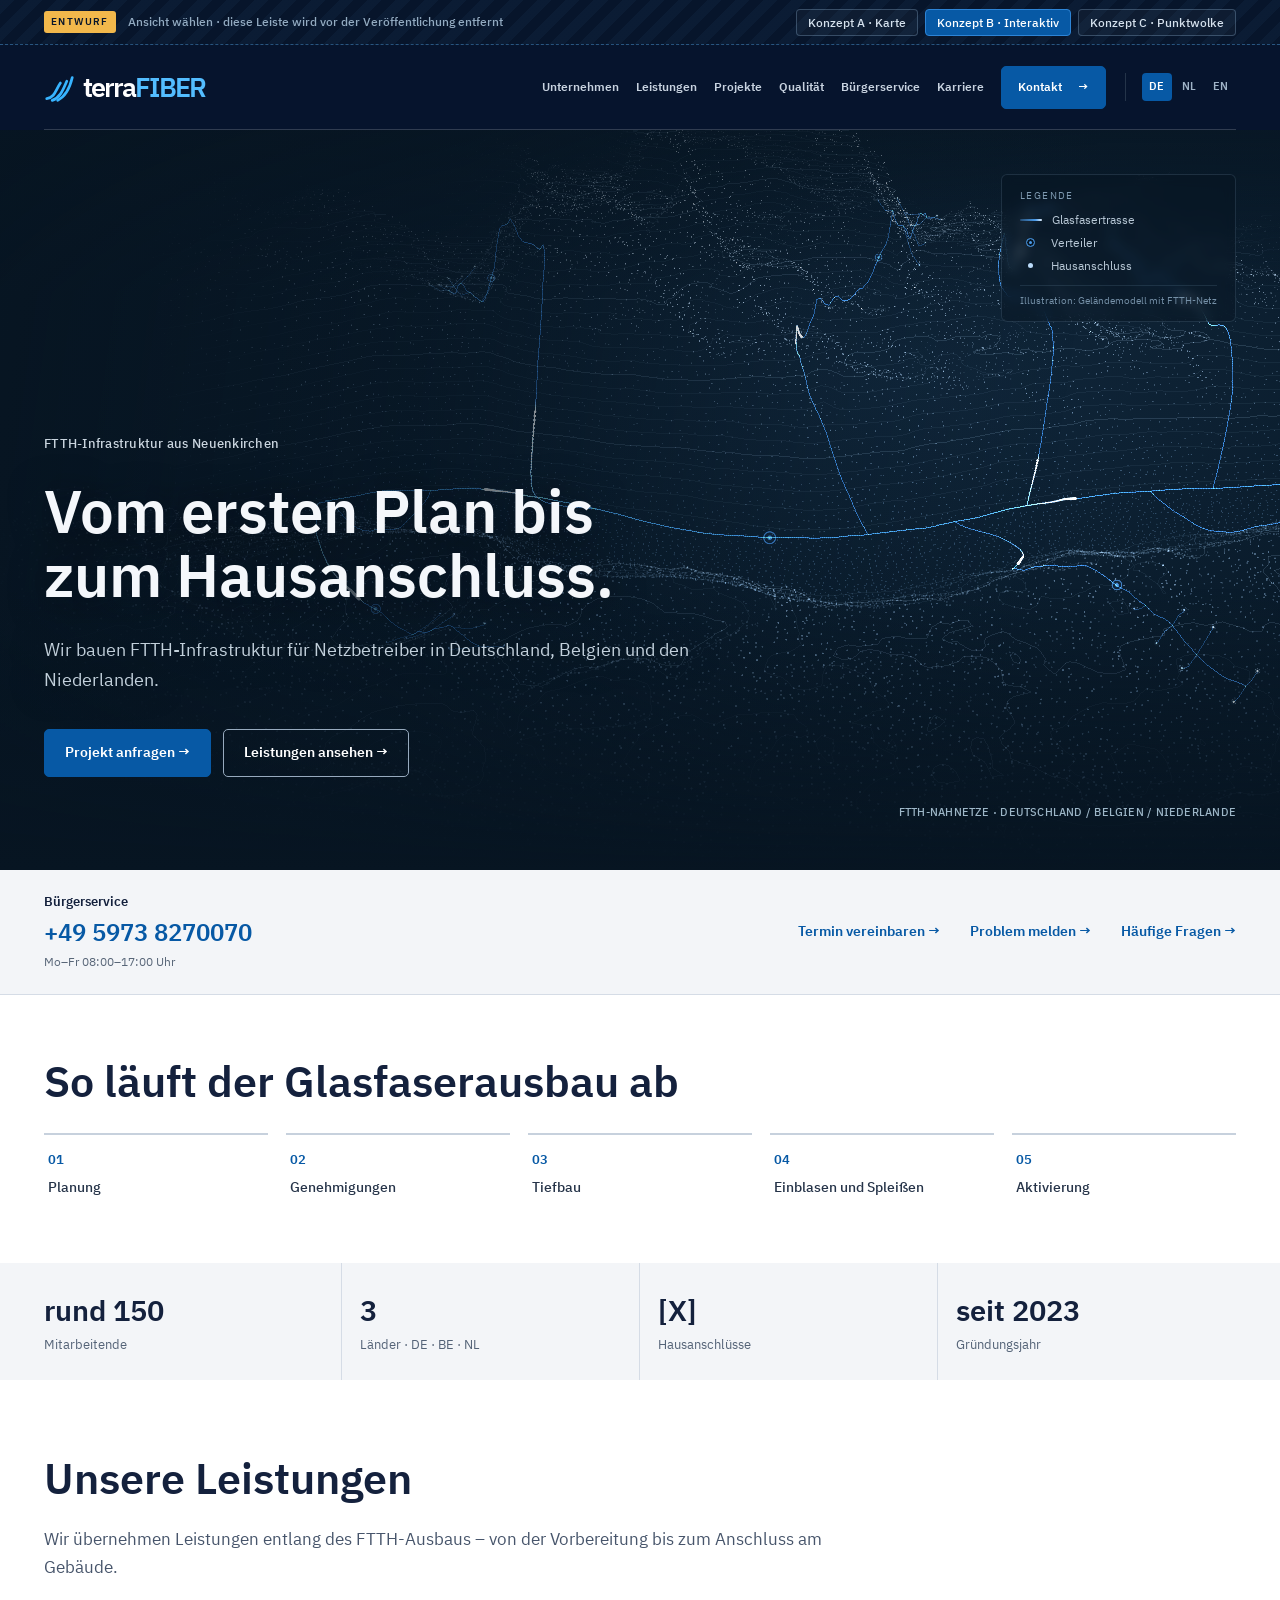
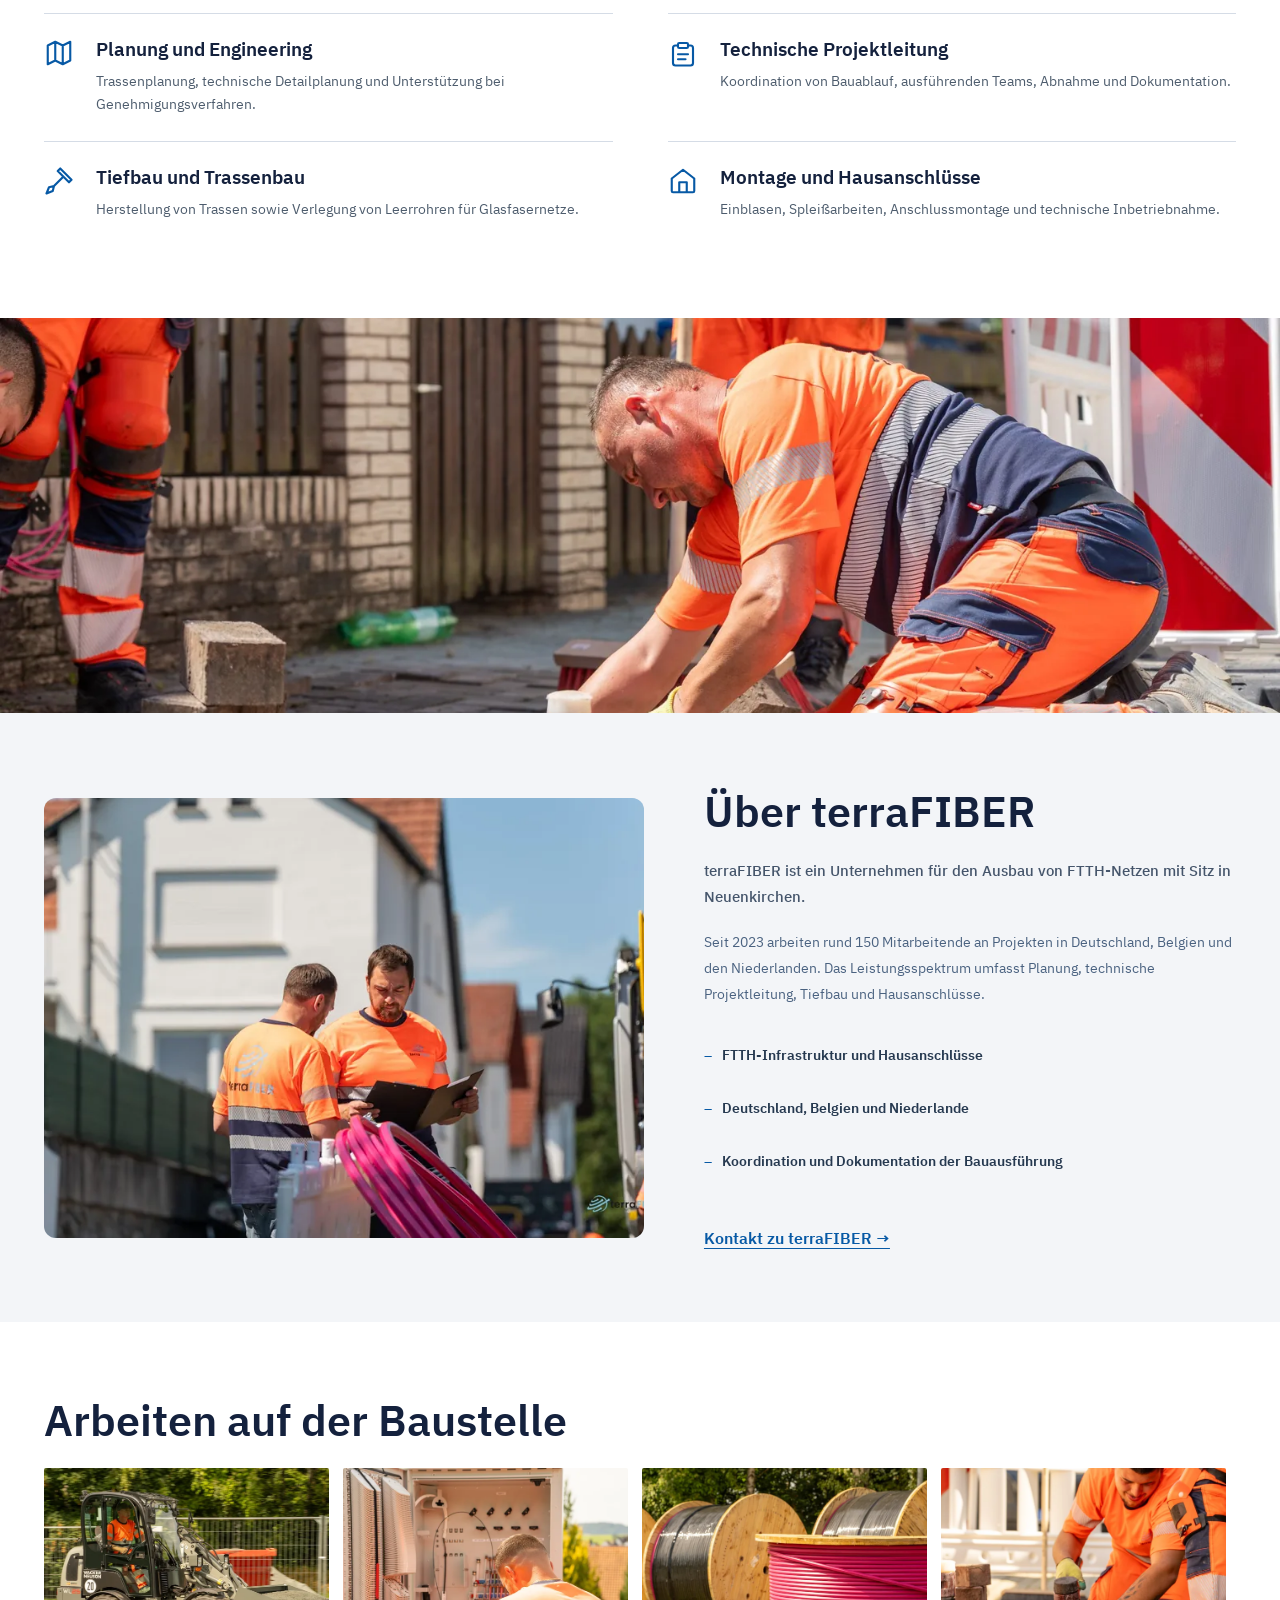
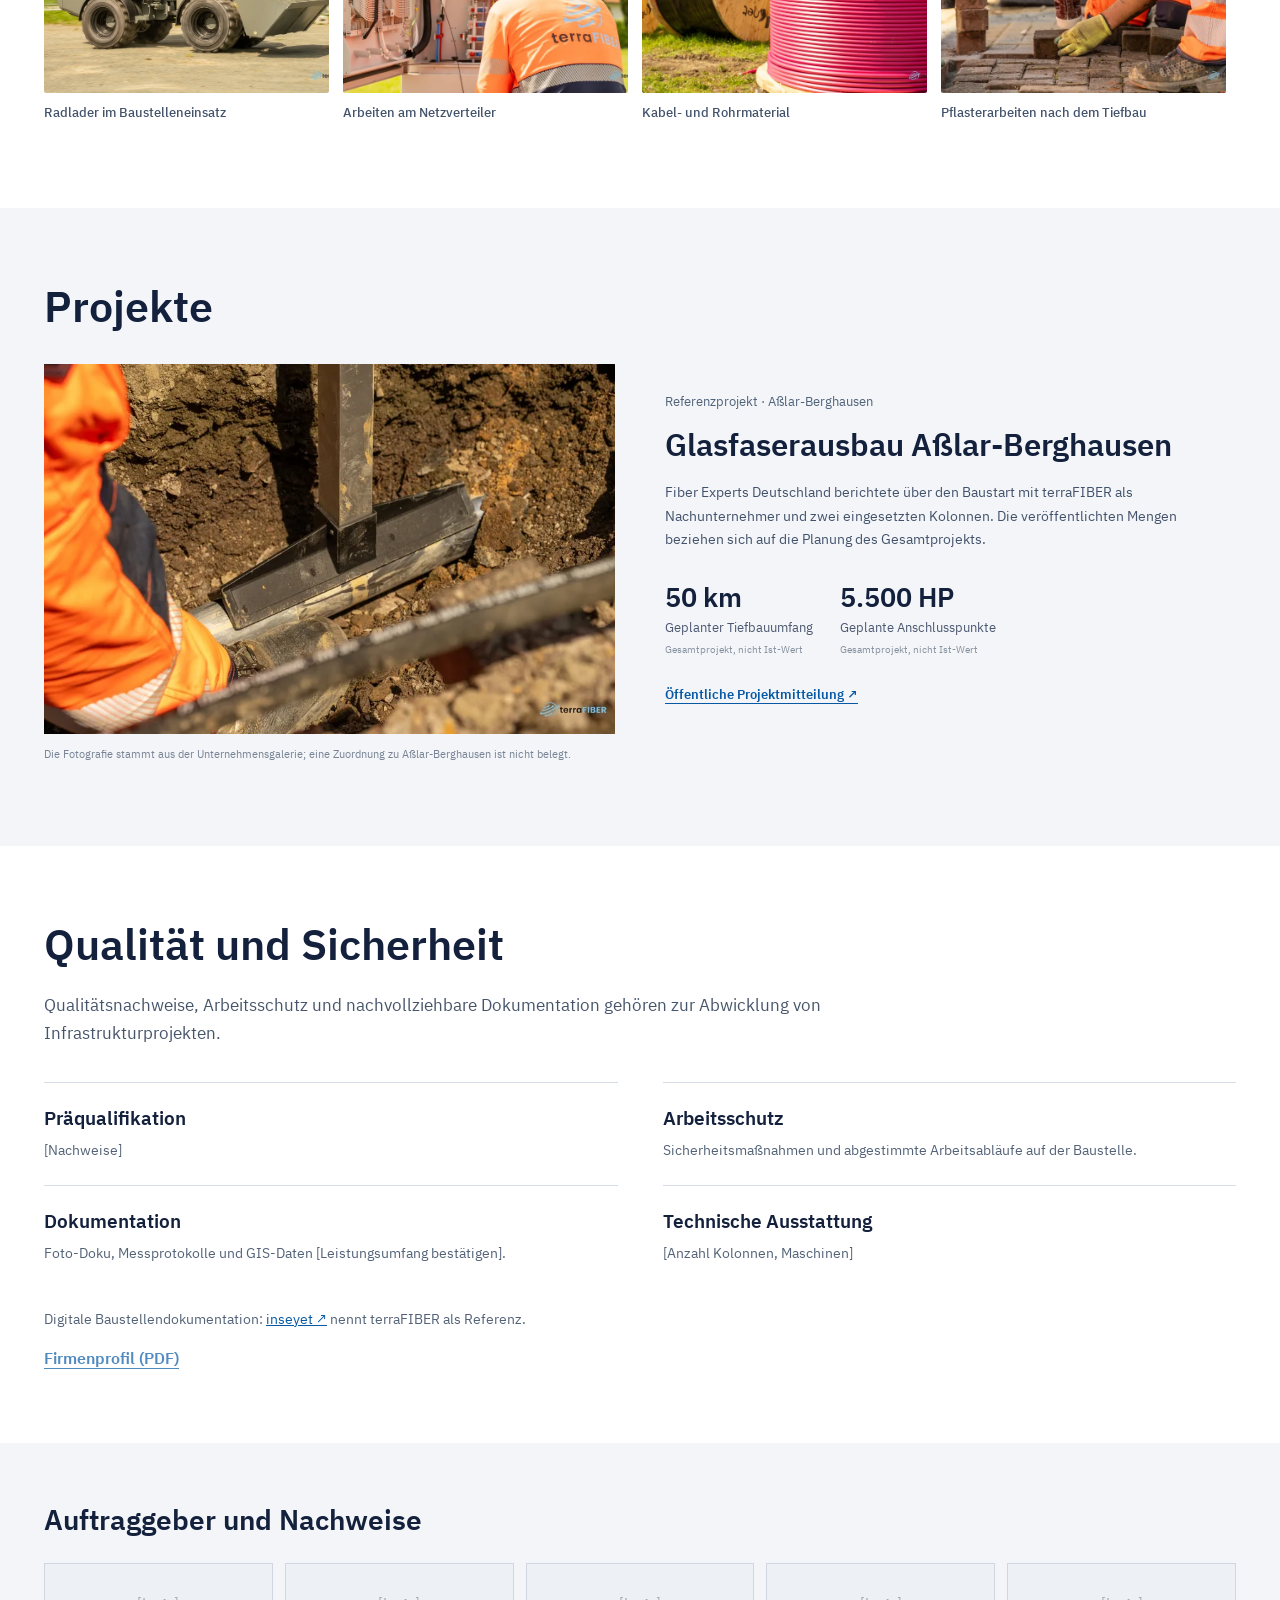
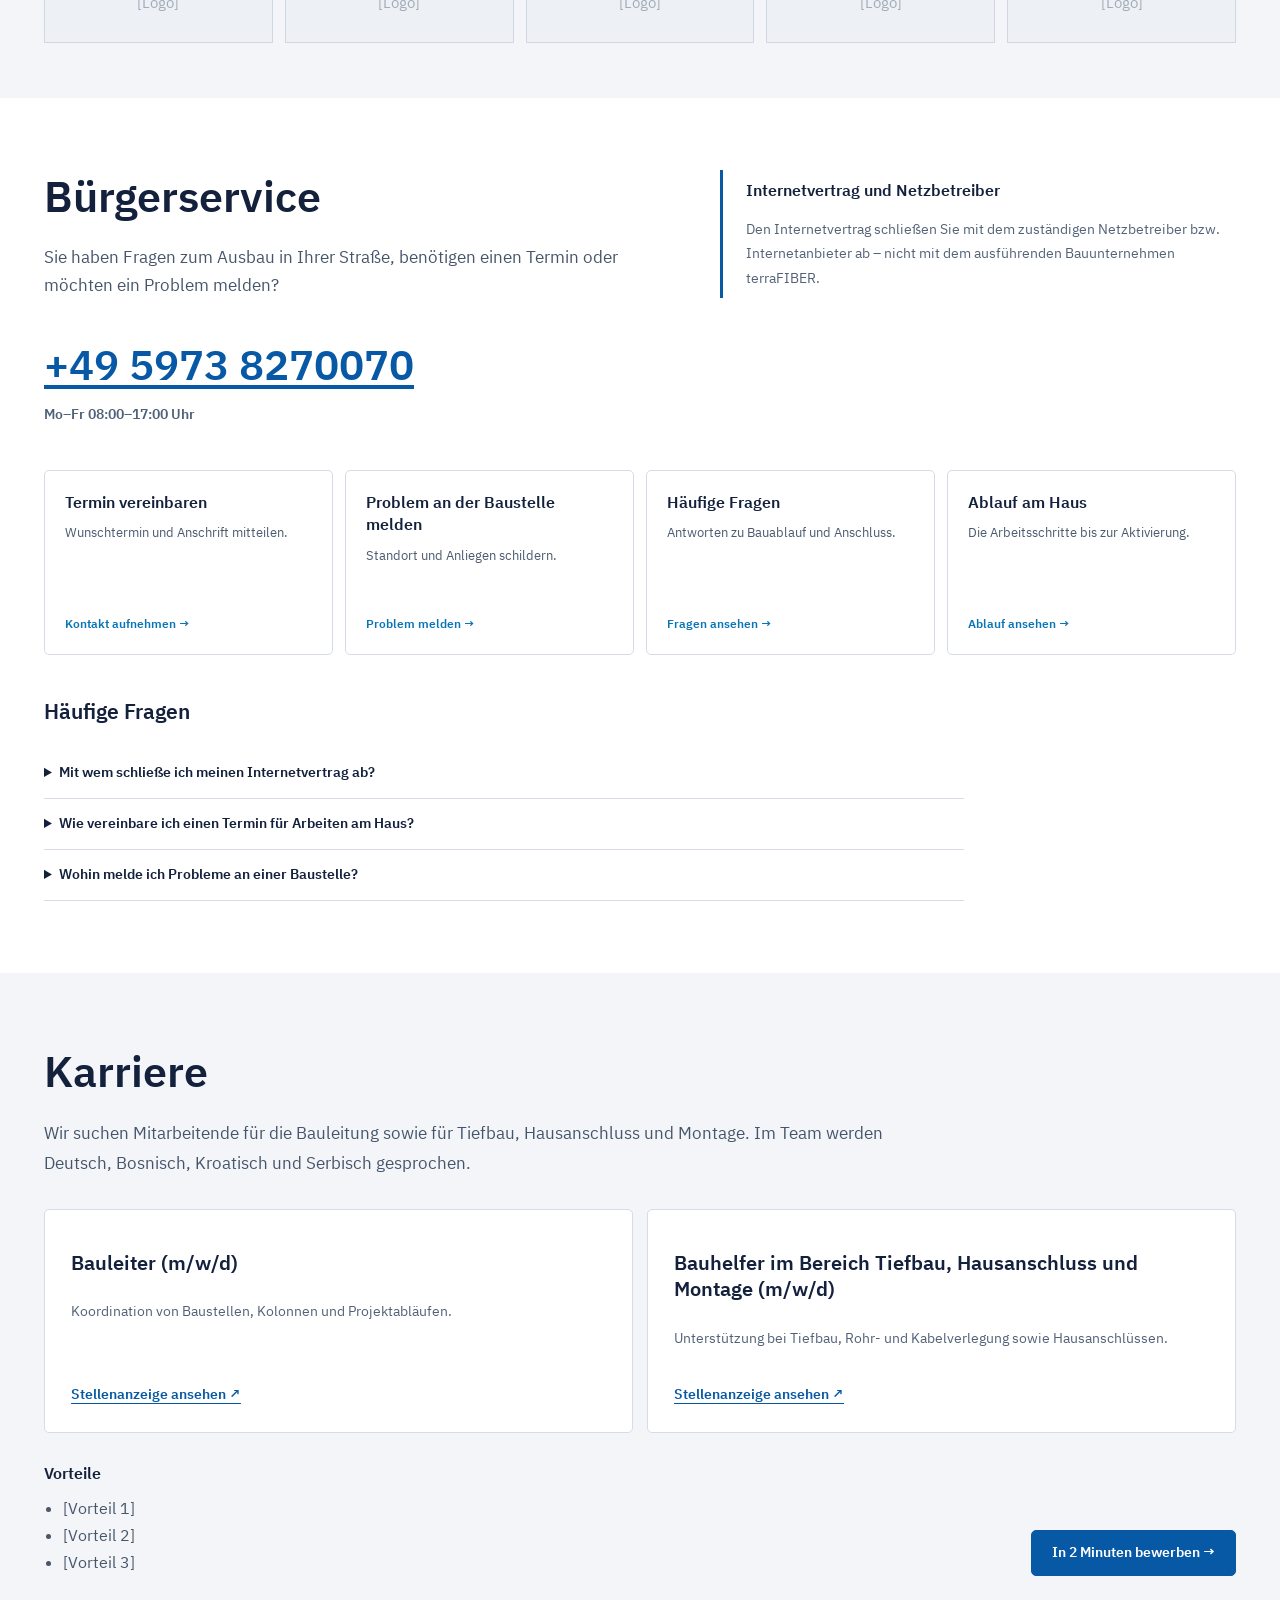
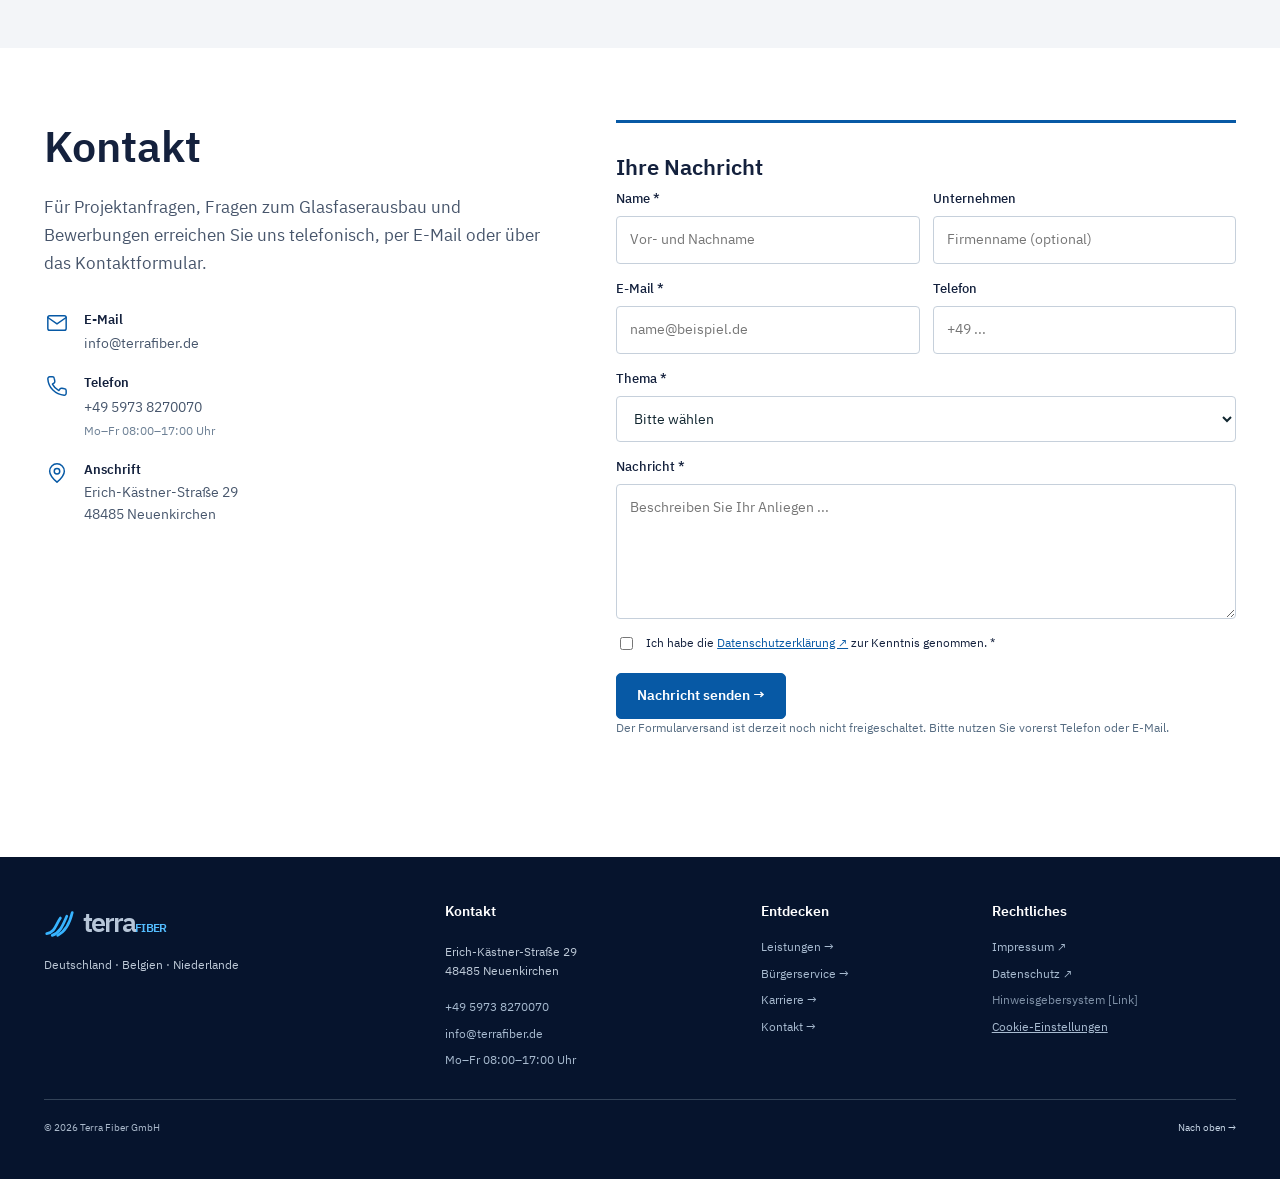
<file: concept-b/index.html>
<!doctype html>
<html lang="de">
<head>
<meta charset="utf-8">
<meta name="viewport" content="width=device-width, initial-scale=1">
<meta name="robots" content="noindex,nofollow,noarchive">
<meta name="terra-preview-build" content="v9b-immersive-2026-10-11">
<meta name="theme-color" content="#061329">
<link rel="icon" href="/favicon.ico?v=2" sizes="48x48">
<link rel="icon" href="/favicon.svg?v=2" type="image/svg+xml">
<link rel="apple-touch-icon" href="/apple-touch-icon.png?v=2">
<link rel="manifest" href="/site.webmanifest">
<meta name="description" content="terraFIBER baut FTTH-Infrastruktur für Netzbetreiber in Deutschland, Belgien und den Niederlanden – Planung, Tiefbau, Montage und Hausanschluss.">
<meta property="og:type" content="website">
<meta property="og:site_name" content="terraFIBER">
<meta property="og:title" content="terraFIBER · Glasfasernetze vom ersten Plan bis zum Hausanschluss">
<meta property="og:description" content="terraFIBER baut FTTH-Infrastruktur für Netzbetreiber in Deutschland, Belgien und den Niederlanden – Planung, Tiefbau, Montage und Hausanschluss.">
<meta property="og:url" content="https://terrafiber.pages.dev/concept-b/">
<meta property="og:locale" content="de_DE">
<meta property="og:image" content="https://terrafiber.pages.dev/assets/share-card.jpg?v=1">
<meta property="og:image:type" content="image/jpeg">
<meta property="og:image:width" content="1200">
<meta property="og:image:height" content="630">
<meta property="og:image:alt" content="terraFIBER – Vom ersten Plan bis zum Hausanschluss.">
<meta name="twitter:card" content="summary_large_image">
<title>terraFIBER · Glasfasernetze vom ersten Plan bis zum Hausanschluss</title>
<link rel="alternate" hreflang="de" href="https://terrafiber.pages.dev/concept-b/">
<link rel="alternate" hreflang="en" href="https://terrafiber.pages.dev/concept-b/en/">
<link rel="alternate" hreflang="nl" href="https://terrafiber.pages.dev/concept-b/nl/">
<style>
:root{--bg:#07152b;--bg2:#0d2546;--slate:#657481;--ink:#18283e;--accent:#13a5f3;--mint:#b7e9ff;--paper:#f5f8fc;--line:#dbe7f2;--max:1192px;--shadow:0 26px 65px rgba(13,38,38,.1)}
*{box-sizing:border-box}html{scroll-behavior:smooth}body{margin:0;color:var(--ink);background:#fff;font-family:Inter,-apple-system,BlinkMacSystemFont,"Segoe UI",Arial,sans-serif;line-height:1.55;-webkit-font-smoothing:antialiased}button,input,textarea,select{font:inherit}a{color:inherit;text-decoration:none}button{cursor:pointer}svg{display:block}::selection{background:var(--accent);color:#0b1a22}:focus-visible{outline:3px solid #0f83d8;outline-offset:3px}.wrap{width:min(calc(100% - 64px),var(--max));margin-inline:auto}.smallcaps{font-size:12px;text-transform:uppercase;letter-spacing:.19em;font-weight:800}.eyebrow{display:flex;align-items:center;gap:10px;color:#406680}.eyebrow::before{content:"";height:7px;width:7px;background:#5498bc;border-radius:50%}.section{padding:110px 0}.section-title{font-size:clamp(35px,5vw,62px);line-height:1.09;letter-spacing:-.058em;font-weight:750;margin:16px 0 21px}.muted{color:#667682}.light-muted{color:#a8bdc7}.section-intro{font-size:18px;max-width:620px;color:#697780;line-height:1.7}.pill{display:inline-flex;align-items:center;gap:10px;border-radius:100px;padding:8px 14px;font-weight:700;letter-spacing:.09em;font-size:11px}.btn{display:inline-flex;align-items:center;justify-content:center;gap:16px;min-height:53px;padding:0 24px;border-radius:8px;font-size:14px;font-weight:760;border:1px solid transparent;transition:transform .2s,background .2s,border-color .2s}.btn:hover{transform:translateY(-2px)}.btn-primary{background:var(--accent);color:#0e1920}.btn-primary:hover{background:#9ddbfa}.btn-outline{border-color:#4d6686;color:white;background:transparent}.btn-outline:hover{border-color:white}.btn-dark{background:#13253c;color:white}.btn-dark:hover{background:#1c3555}.btn svg{width:17px;height:17px}
.preview-bar{height:31px;background:#d4eeff;color:#123f66;display:flex;align-items:center;justify-content:center;font-size:10px;font-weight:800;letter-spacing:.17em;text-transform:uppercase}.top{background:var(--bg);color:#d3dbe6}.nav{height:85px;display:flex;align-items:center;justify-content:space-between;gap:25px;border-bottom:1px solid rgba(219,248,251,.1)}.logo{display:inline-flex;align-items:baseline;white-space:nowrap;color:white;font-size:27px;font-weight:820;letter-spacing:-.075em}.logo .logo-emphasis{color:var(--accent);font-weight:820;letter-spacing:-.064em}.logo-mark{width:19px;height:26px;border-left:4px solid var(--accent);border-radius:10px 0 0 10px;transform:rotate(26deg) translateY(5px);margin-right:4px}.logo small{display:block;font-size:7px;text-transform:uppercase;letter-spacing:.2em;color:#7f97b6;margin:3px 0 0 12px}.navlinks{display:flex;align-items:center;gap:30px}.navlinks a:not(.btn){font-size:12px;color:#c8d3e0;font-weight:640;transition:color .2s}.navlinks a:not(.btn):hover{color:var(--accent)}.nav .btn{min-height:43px;font-size:12px;padding:0 16px}.mobile-toggle{display:none;align-items:center;justify-content:center;height:44px;width:44px;background:none;border:1px solid rgba(255,255,255,.2);border-radius:7px;color:white}
.hero{background:var(--bg);color:white;position:relative;overflow:hidden}.hero::before{content:"";position:absolute;width:650px;height:650px;border-radius:50%;right:-280px;top:-150px;filter:blur(60px);background:radial-gradient(circle,rgba(104,170,129,.13),transparent 70%);pointer-events:none}.hero-inner{display:grid;grid-template-columns:1.03fr .97fr;min-height:645px;align-items:center;gap:38px;padding:43px 0 84px}.hero .pill{background:rgba(194,243,107,.09);color:var(--accent);border:1px solid rgba(194,243,107,.19)}h1{font-size:clamp(54px,6.2vw,91px);line-height:1.01;letter-spacing:-.069em;font-weight:760;margin:30px 0 28px}h1 em{font-style:normal;color:var(--accent)}.hero-desc{font-size:17px;line-height:1.85;color:#acbbcf;max-width:500px}.hero-actions{display:flex;gap:12px;flex-wrap:wrap;margin-top:33px}.hero-foot{display:flex;gap:22px;align-items:center;margin-top:56px;color:#7f97b6;font-size:11px;font-weight:700;letter-spacing:.08em;text-transform:uppercase}.hero-foot span{display:flex;align-items:center;gap:9px}.hero-foot i{display:block;width:5px;height:5px;border:1px solid #6788a8;border-radius:50%}.hero-art{position:relative;min-height:500px;display:flex;align-items:center;justify-content:center}.art-canvas{position:relative;width:100%;height:510px;border:1px solid rgba(183,234,192,.13);border-radius:14px;background:radial-gradient(circle at 80% 25%,rgba(188,239,110,.09),transparent 35%),linear-gradient(155deg,#17273c,#0c222d 62%,#102136);overflow:hidden;box-shadow:0 25px 90px rgba(0,0,0,.22)}.art-grid{position:absolute;inset:0;background-image:linear-gradient(rgba(183,233,224,.06) 1px,transparent 1px),linear-gradient(90deg,rgba(183,233,224,.06) 1px,transparent 1px);background-size:34px 34px;mask-image:linear-gradient(to bottom,black,transparent 98%)}.diagram{position:absolute;inset:0;width:100%;height:100%}.art-badge{position:absolute;z-index:2;top:24px;left:24px;background:rgba(9,29,36,.78);border:1px solid rgba(169,220,192,.22);padding:14px 17px;border-radius:9px;backdrop-filter:blur(9px);color:#d8dfe8}.art-badge strong{display:block;font-size:16px;letter-spacing:.03em}.art-badge span{display:block;color:#889fba;font-size:10px;text-transform:uppercase;letter-spacing:.14em;margin-top:3px}.art-side{position:absolute;right:19px;bottom:20px;width:195px;background:#bde9ff;color:#053956;padding:17px;border-radius:10px;box-shadow:0 25px 50px #04111870}.art-side span{font-weight:750;text-transform:uppercase;letter-spacing:.12em;font-size:10px}.art-side strong{font-size:22px;line-height:1.1;letter-spacing:-.04em;display:block;margin-top:10px}.hero-caption{position:absolute;bottom:19px;left:21px;color:#a8b9cd;font-size:10px;letter-spacing:.17em;text-transform:uppercase;z-index:2}.metrics{background:#eaf3fa}.metrics-inner{display:grid;grid-template-columns:repeat(3,1fr);gap:0}.metric{padding:30px 40px;border-right:1px solid #cfdce9}.metric:first-child{padding-left:0}.metric:last-child{border:none}.metric b{display:block;font-size:25px;letter-spacing:-.04em;color:#101f31}.metric p{margin:2px 0 0;color:#6a7b75;font-size:12px;font-weight:650}
.services-header{display:flex;justify-content:space-between;align-items:end;gap:30px}.services-grid{display:grid;grid-template-columns:repeat(4,1fr);gap:14px;margin-top:48px}.service{border:1px solid #dfe9f3;background:#f7faff;border-radius:12px;min-height:305px;padding:28px 25px;display:flex;flex-direction:column;position:relative;overflow:hidden;transition:transform .25s,box-shadow .25s}.service:hover{transform:translateY(-5px);box-shadow:var(--shadow)}.service .number{color:#8a9b91;font-size:11px;font-weight:750}.service-icon{height:64px;display:flex;align-items:center;color:#4b6983}.service-icon svg{width:42px;height:42px}.service h3{font-size:20px;line-height:1.23;letter-spacing:-.03em;margin:10px 0}.service p{font-size:13px;line-height:1.65;color:#64737a;margin:0}.service .arrow{display:block;margin-top:auto;padding-top:25px;color:#51758d;font-size:22px}
.about{background:var(--paper)}.about-inner{display:grid;grid-template-columns:1fr 1fr;align-items:center;gap:90px}.about-visual{min-height:430px;background:#0e305a;border-radius:12px;position:relative;overflow:hidden;box-shadow:var(--shadow)}.about-visual::before{position:absolute;inset:0;content:"";background:repeating-linear-gradient(135deg,rgba(191,238,146,.04) 0,rgba(191,238,146,.04) 2px,transparent 2px,transparent 32px)}.about-visual svg{position:absolute;inset:0;width:100%;height:100%}.about-visual .label-float{position:absolute;left:25px;right:25px;bottom:25px;color:white;background:rgba(9,22,29,.78);border:1px solid #3d5269;border-radius:9px;padding:18px 21px;backdrop-filter:blur(7px)}.label-float strong{display:block;font-size:18px}.label-float span{display:block;font-size:11px;color:#b0c0d1;margin-top:6px}.checks{display:grid;gap:15px;margin:30px 0}.checks li{list-style:none;padding-left:30px;position:relative;font-size:14px;font-weight:600}.checks li::before{content:"✓";position:absolute;left:0;top:0;color:#385f7d;font-weight:900}.about .smallcaps{color:#466a8b}.about .btn{margin-top:9px}
.project{background:#fff}.project-flex{display:grid;grid-template-columns:.95fr 1.05fr;gap:38px;align-items:stretch;margin-top:44px;background:#0c2a51;border-radius:13px;overflow:hidden;color:white}.project-visual{min-height:360px;position:relative;background:radial-gradient(circle at 63% 35%,#273b55,#122236 65%);overflow:hidden}.project-visual svg{width:100%;height:100%;position:absolute;inset:0}.project-badge{position:absolute;left:28px;top:28px;color:#85d5ff;border:1px solid #7296ae;padding:7px 12px;background:#15273e;border-radius:100px;font-weight:750;font-size:10px;letter-spacing:.1em;text-transform:uppercase}.project-body{padding:56px 46px 47px 10px}.project-body .smallcaps{color:var(--accent)}.project-body h3{font-size:34px;line-height:1.12;letter-spacing:-.045em;margin:12px 0 14px}.project-body p{font-size:14px;line-height:1.8;color:#aebed1;max-width:520px}.project-figures{display:flex;gap:32px;flex-wrap:wrap;margin:30px 0 27px}.project-figures strong{display:block;font-size:25px;color:white}.project-figures span{display:block;color:#8ba2bd;font-size:11px}.project-figures em{color:#9aceeb;font-size:10px;font-style:normal;display:block;margin-top:2px}.source-link{color:var(--accent);font-size:12px;font-weight:750;text-decoration:underline;text-underline-offset:4px}.source-link:hover{color:#fff}.disclaimer{font-size:11px;color:#748482;margin-top:15px}
.quality{background:var(--paper)}.quality-flex{display:grid;grid-template-columns:1fr 1fr;gap:80px}.quality-list{display:grid;gap:15px;margin-top:25px}.quality-item{display:flex;gap:16px;align-items:flex-start;background:#fff;border-radius:10px;border:1px solid #e0e7ed;padding:20px}.quality-item .qi{background:#e9f3fc;color:#375570;border-radius:9px;display:grid;place-items:center;min-width:43px;height:43px;font-weight:800}.quality-item strong{font-size:15px}.quality-item p{margin:4px 0 0;font-size:12px;color:#6b797d}.quality-quote{position:relative;background:#dbeeff;border-radius:14px;min-height:410px;padding:48px;display:flex;flex-direction:column;justify-content:space-between}.quality-quote .decor{font-size:85px;line-height:1;color:#6d9bb7;font-family:Georgia,serif}.quality-quote blockquote{padding:0;margin:0;font-size:30px;line-height:1.34;letter-spacing:-.035em;font-weight:650;color:#1a2b3a}.quality-quote p{color:#46627b;font-size:13px;margin:12px 0 0}
.career{background:#0b2343;color:white}.career-content{display:flex;align-items:center;justify-content:space-between;gap:50px}.career .smallcaps{color:var(--accent)}.career .section-title{max-width:650px}.career p{max-width:590px;color:#a2b4ca;line-height:1.8}.career-actions{flex:0 0 auto}.career .note{color:#839bb8;font-size:11px}
.contact{background:#fff}.contact-flex{display:grid;grid-template-columns:1fr .92fr;gap:85px}.contact-info{display:grid;gap:19px;margin-top:35px}.contact-info a{transition:color .2s}.contact-info a:hover{color:#486d8b}.contact-line{display:flex;gap:15px;align-items:flex-start}.contact-line .small-icon{width:40px;height:40px;border-radius:9px;background:#edf6fe;display:grid;place-items:center;flex:none;color:#46657f}.contact-line .small-icon svg{width:19px;height:19px}.contact-line strong{display:block;font-size:13px}.contact-line span{display:block;font-size:14px;color:#687780;margin-top:2px}.contact-form{background:#f5f9fe;border:1px solid #dde6ec;padding:32px;border-radius:13px}.contact-form h3{font-size:23px;margin:0 0 5px;letter-spacing:-.04em}.contact-form p{font-size:12px;color:#71817f;margin:0 0 21px}.form-grid{display:grid;grid-template-columns:1fr 1fr;gap:13px}.form-field{display:grid;gap:7px;margin-bottom:15px}.form-field label{font-size:11px;font-weight:800}.form-field input,.form-field textarea{width:100%;border:1px solid #cedae3;border-radius:7px;background:#fff;color:#112630;padding:12px 13px;outline:none;font-size:13px;resize:vertical}.form-field input:focus,.form-field textarea:focus{border-color:#567c99;box-shadow:0 0 0 3px #9ad2f240}.form-note{font-size:10px;color:#6b7c73;margin-top:13px;line-height:1.6}
footer{background:#07152b;color:#bac8d8;padding:44px 0}.footer-top{display:flex;justify-content:space-between;gap:30px;align-items:center}.footer-top .logo{font-size:24px}.footer-nav{display:flex;gap:22px;align-items:center;flex-wrap:wrap}.footer-nav a{font-size:11px;color:#93a8c1}.footer-nav a:hover{color:var(--accent)}.footer-bottom{margin-top:29px;padding-top:20px;border-top:1px solid #ffffff1a;display:flex;justify-content:space-between;gap:20px;font-size:10px;color:#6a87aa}.to-top{display:inline-flex;gap:5px;align-items:center;color:#c7d6e6}
@media(max-width:1000px){.navlinks{gap:18px}.navlinks a:not(.btn){font-size:11px}.hero-inner{gap:15px}.services-grid{grid-template-columns:repeat(2,1fr)}.service{min-height:250px}.about-inner{gap:40px}.quality-flex{gap:35px}.contact-flex{gap:40px}}
@media(max-width:760px){.wrap{width:min(calc(100% - 34px),var(--max))}.preview-bar{font-size:8px}.nav{height:68px}.logo{font-size:23px}.mobile-toggle{display:flex}.navlinks{display:none;position:absolute;left:0;right:0;top:99px;background:#0a1b36;z-index:10;flex-direction:column;align-items:stretch;padding:25px 21px 29px;border-bottom:1px solid #36485d;gap:17px;box-shadow:0 20px 35px #07111fe0}.navlinks.open{display:flex}.navlinks a:not(.btn){font-size:15px}.hero-inner{grid-template-columns:1fr;min-height:0;padding:52px 0 60px}.hero-art{min-height:390px;margin-top:27px}.art-canvas{height:410px}.hero-foot{margin-top:31px}.hero h1{font-size:clamp(52px,12vw,76px)}.hero-desc{font-size:16px}.metrics-inner{grid-template-columns:1fr 1fr}.metric{padding:18px 5px 18px 20px}.metric:first-child{padding-left:0}.metric:last-child{border-right:none;grid-column:1 / -1;border-top:1px solid #cfdce9;padding-left:0}.metric b{font-size:21px}.section{padding:73px 0}.section-title{font-size:clamp(34px,9vw,48px)}.services-header{display:block}.services-grid{gap:12px;margin-top:30px}.service{padding:22px 19px}.about-inner,.project-flex,.quality-flex,.contact-flex{grid-template-columns:1fr}.about-visual{min-height:340px;order:2}.project-body{padding:0 26px 34px}.project-visual{min-height:265px}.project-body h3{font-size:28px}.quality-quote{min-height:320px;padding:32px}.quality-quote blockquote{font-size:26px}.career-content{display:block}.career-actions{margin-top:25px}.contact-flex{gap:40px}.footer-top{align-items:flex-start;flex-direction:column}.footer-bottom{flex-direction:column}}
@media(max-width:455px){.services-grid{grid-template-columns:1fr}.service{min-height:218px}.form-grid{grid-template-columns:1fr;gap:0}.contact-form{padding:23px}.hero .btn{width:100%}.art-side{width:155px}.art-side strong{font-size:19px}.metrics-inner{grid-template-columns:1fr}.metric,.metric:first-child,.metric:last-child{border-right:0;border-top:1px solid #cfdce9;grid-column:1;padding-left:0}.metric:first-child{border-top:0}.quality-quote blockquote{font-size:24px}}
@media(prefers-reduced-motion:reduce){html{scroll-behavior:auto}*,*::before,*::after{animation-duration:.01ms!important;transition-duration:.01ms!important}}

/* V2 Brand continuity: colors inspired by the existing terraFIBER homepage and blue optical-fiber hero image. */
:root{--bg:#07152b;--bg2:#0b2444;--ink:#15253d;--accent:#18a5f3;--paper:#f4f8fc;--line:#dce6f2;--shadow:0 25px 65px rgba(7,34,78,.10)}
body{color:var(--ink)}
.preview-bar{background:#d7edff;color:#11527e;letter-spacing:.16em}
.top,.hero{background:#06142d}
.hero::before{background:radial-gradient(circle,rgba(17,112,232,.22),transparent 70%)}
.hero .pill{color:#96d8ff;background:rgba(20,166,246,.10);border-color:rgba(90,184,255,.24)}
.hero h1 em{color:#56bfff}
.logo{letter-spacing:-.073em}.logo .logo-emphasis{color:#53bdff}.fiber-symbol{color:#37b4ff;margin-right:8px;transform:translateY(7px);flex-shrink:0}
.navlinks a:not(.btn):hover{color:#7ed2ff}
.btn-primary{background:#109eea;color:#ffffff}.btn-primary:hover{background:#37b9ff}
.btn-dark{background:#0b3766;color:white}.btn-dark:hover{background:#13518c}
.hero-foot i{border-color:#2a94df}
.art-canvas{background:radial-gradient(circle at 83% 23%,rgba(0,155,255,.20),transparent 40%),linear-gradient(155deg,#0e2b5e,#051832 62%,#0c2856);border-color:rgba(91,172,251,.25)}
.art-grid{background-image:linear-gradient(rgba(69,166,243,.08) 1px,transparent 1px),linear-gradient(90deg,rgba(69,166,243,.08) 1px,transparent 1px)}
.art-badge{background:rgba(7,28,63,.81);border-color:rgba(80,175,251,.3)}
.art-badge strong{font-size:14px;color:#d3eaff}.art-badge span{color:#8bb9dd}
.art-side{background:#c5eaff;color:#083153}.art-side strong{color:#083153}
.metrics{background:#eaf4fc}.metric{border-right-color:#d1dfed}.metric b{color:#14375d}
.eyebrow{color:#1977ad}.eyebrow::before{background:#149ceb}
.service{background:#f7faff;border-color:#e1eaf4}.service-icon,.service .arrow{color:#207cbd}
.about{background:#f4f8fc}.about-visual{background:#0b2a58}.label-float{border-color:#2c629c}
.checks li::before{color:#198bc9}.about .smallcaps{color:#1b79bd}
.project-flex{background:#0b2447}.project-visual{background:radial-gradient(circle at 60% 37%,#154a7d,#06192f 68%)}
.project-badge{color:#a8deff;background:#103762;border-color:#2d83bc}
.project-body .smallcaps,.source-link{color:#8cceff}
.quality-quote{background:#e0f0fd}.quality-quote .decor{color:#86c8ee}
.contact{background:#ffffff}.contact-form{background:#f4f8fc;border-color:#dce6f2}
.section-intro{color:#66788b}
::selection{background:#91d6ff;color:#07172c}
:focus-visible{outline-color:#1a96df}
/* Original logo asset to be substituted after approval; text rendition is a temporary concept. */

.photo-frame,.project-photo-card,.gallery-card{position:relative;overflow:hidden}
.photo-frame{min-height:460px;border-radius:34px;background-size:cover;background-position:center;box-shadow:0 28px 70px rgba(8,25,42,.16)}
.photo-frame::after,.project-photo-card::after,.gallery-card::after{content:"";position:absolute;inset:0;background:linear-gradient(180deg,rgba(5,18,35,.06),rgba(5,18,35,.45));pointer-events:none}
.about-visual.photo-based{position:relative}
.about-visual.photo-based .label-float{position:absolute;left:24px;bottom:24px;z-index:2}
.project-photo-card{height:100%;min-height:400px;border-radius:28px;border:1px solid #d4e5f5;background:#dbeaf7;box-shadow:0 26px 65px rgba(13,38,38,.1)}
.project-photo-card img{position:absolute;inset:0;width:100%;height:100%;object-fit:cover;display:block}
.project-photo-card .project-badge{position:absolute;left:18px;top:18px;z-index:2}
.gallery-preview{background:linear-gradient(180deg,#f7fbff 0%,#eef5fb 100%)}
.gallery-grid{display:grid;grid-template-columns:repeat(12,1fr);gap:20px;margin-top:34px}
.gallery-card{margin:0;min-height:210px;border-radius:24px;border:1px solid #d4e5f5;background:#d7e7f6;box-shadow:0 18px 50px rgba(13,38,38,.08)}
.gallery-card img{position:absolute;inset:0;width:100%;height:100%;object-fit:cover;display:block}
.gallery-card.large{grid-column:span 5;min-height:280px}
.gallery-card.medium{grid-column:span 4}
.gallery-card.small{grid-column:span 3}
.gallery-card .gallery-caption{position:absolute;left:16px;bottom:16px;right:16px;z-index:2;color:#fff;font-size:13px;font-weight:700;letter-spacing:.03em;text-shadow:0 1px 10px rgba(0,0,0,.35)}
.diagram .fiber-halo{animation:fiberHalo 3.8s ease-in-out infinite;transform-origin:center}
.diagram .fiber-core{animation:fiberCorePulse 3.8s ease-in-out infinite}
.diagram .fiber-highlights{stroke-dasharray:3 45;animation:fiberFlow 9s linear infinite;opacity:.8}
.diagram .signal-link{animation:linkPulse 4.4s ease-in-out infinite}
.diagram .pulse-node{transform-origin:center;animation:nodePulse 3.2s ease-in-out infinite}
.diagram .signal-dot{transform-origin:center;animation:dotBlink 2.8s ease-in-out infinite}
@keyframes fiberHalo{0%,100%{opacity:.16}50%{opacity:.34}}
@keyframes fiberCorePulse{0%,100%{filter:drop-shadow(0 0 0 rgba(84,201,255,.0))}50%{filter:drop-shadow(0 0 8px rgba(84,201,255,.55)) drop-shadow(0 0 18px rgba(84,201,255,.32))}}
@keyframes fiberFlow{from{stroke-dashoffset:0}to{stroke-dashoffset:-104}}
@keyframes nodePulse{0%,100%{transform:scale(1);filter:drop-shadow(0 0 0 rgba(99,199,255,0))}50%{transform:scale(1.11);filter:drop-shadow(0 0 10px rgba(99,199,255,.65))}}
@keyframes dotBlink{0%,100%{transform:scale(1);opacity:.95}50%{transform:scale(1.22);opacity:1;filter:drop-shadow(0 0 7px rgba(84,201,255,.75))}}
@keyframes linkPulse{0%,100%{opacity:.72}50%{opacity:1}}
@media (max-width: 980px){.gallery-card.large,.gallery-card.medium,.gallery-card.small{grid-column:span 6}.photo-frame{min-height:360px}.project-photo-card{min-height:340px}}
@media (max-width: 640px){.gallery-grid{grid-template-columns:1fr}.gallery-card.large,.gallery-card.medium,.gallery-card.small{grid-column:span 1;min-height:220px}.photo-frame{min-height:300px}}

@media(prefers-reduced-motion:reduce){.diagram .fiber-halo,.diagram .fiber-core,.diagram .fiber-highlights,.diagram .signal-link,.diagram .pulse-node,.diagram .signal-dot{animation:none!important}}

/* V7: technical FTTH network with multiple small, gently glowing signal dots. */
.preview-bar{height:24px;background:#17365a;color:#aecce4;font-size:9px;letter-spacing:.14em}
.art-side{width:157px;padding:13px 14px;right:18px;bottom:18px;border-radius:9px}
.art-side span{font-size:9px;letter-spacing:.10em}
.art-side strong{font-size:18px;margin-top:8px;line-height:1.12}
.art-grid{opacity:.6}
.diagram .fiber-halo{animation:none!important;opacity:.11}
.diagram .fiber-core{animation:none!important;filter:none!important}
.diagram .fiber-highlights{animation:none!important;stroke-dasharray:none;opacity:.14}
.diagram .pulse-node,.diagram .signal-dot{animation:none!important;transform:none!important;filter:none!important;opacity:1}
.diagram .network-links{animation:none!important}
.diagram #fiber-particles-main,.diagram #fiber-particles-branches,.diagram .network-active-halos,.diagram .house-active-halos{pointer-events:none}
@media(prefers-reduced-motion:reduce){
  .diagram #fiber-particles-main,.diagram #fiber-particles-branches{display:none!important}
}

/* v8 — spacing, accessible resident service, editorial grids, responsive layout. */
.section{padding:78px 0}
.section-title{margin:12px 0 16px}
.section-intro{font-size:16px;line-height:1.72}
.preview-bar{height:auto;min-height:24px;padding:5px 16px;font-size:9px;line-height:1.45;text-align:center}
.citizen-topline{background:#edf5fc;color:#174668;border-bottom:1px solid #cbdce9}
.citizen-topline-inner{min-height:43px;display:flex;align-items:center;gap:20px;justify-content:space-between;padding:6px 0;font-size:12px;font-weight:680}
.citizen-topline-title{color:#0c4b80}
.citizen-topline a:hover{text-decoration:underline}
.citizen-topline-phone{font-weight:850;white-space:nowrap}
.citizen-topline-hours{white-space:nowrap;color:#4f708e}
.language-switch{display:inline-flex;align-items:center;gap:4px;white-space:nowrap}
.language-switch span{padding:3px 5px;font-weight:800;font-size:11px}
.language-switch .language-active{color:#fff;background:#115c99;border-radius:4px}
.language-switch [aria-disabled]{opacity:.48;cursor:not-allowed}
.navlinks{gap:17px}
.navlinks a:not(.btn){font-size:11px}
.hero-inner{min-height:580px;padding:38px 0 65px}
.hero .hero-actions{margin-top:33px}
.rollout{background:#fff;padding:53px 0 58px}
.rollout .section-title{font-size:clamp(27px,3.6vw,40px)}
.rollout-steps{display:grid;grid-template-columns:repeat(5,minmax(0,1fr));gap:12px;list-style:none;margin:28px 0 0;padding:0}
.rollout-steps li{border:1px solid #dce6f1;background:#f6faff;border-radius:13px;padding:17px 16px;display:flex;flex-direction:column;gap:11px;min-height:108px}
.rollout-steps b{font-size:12px;color:#2186c6}
.rollout-steps span{font-size:14px;font-weight:760;line-height:1.25;color:#183e60;overflow-wrap:anywhere}
.metrics-inner{grid-template-columns:repeat(4,minmax(0,1fr))}
.metric{padding:23px 26px}.metric b{font-size:27px}
.about-copy>p:not(.section-intro){font-size:14px;line-height:1.85;color:#4a6280;margin-top:20px}
.photo-frame{position:relative}
.photo-frame img{display:block;width:100%;height:100%;min-height:460px;object-fit:cover}
.photo-frame::after{z-index:1}
.about-visual .label-float{z-index:2}
.gallery-grid{display:grid;grid-template-columns:repeat(6,minmax(0,1fr));gap:16px}
.gallery-grid .gallery-card,.gallery-grid .gallery-card.large,.gallery-grid .gallery-card.medium,.gallery-grid .gallery-card.small{grid-column:span 2;min-height:225px}
.gallery-grid .gallery-card:first-child{grid-column:span 4;min-height:290px}
.gallery-grid .gallery-card:nth-child(2){grid-column:span 2;min-height:290px}
.gallery-card img{height:100%;width:100%;object-fit:cover}
.quality-cards{display:grid;grid-template-columns:repeat(4,minmax(0,1fr));gap:16px;margin-top:32px}
.quality-cards article{padding:23px;border:1px solid #deebf6;border-radius:16px;background:#f7faff;min-height:216px}
.quality-card-icon{color:#2785bd;font-size:12px;font-weight:850}
.quality-cards h3{font-size:19px;margin:20px 0 10px;line-height:1.3}
.quality-cards p{font-size:13px;color:#526b80;line-height:1.7;margin:0;overflow-wrap:anywhere}
.quality-support{margin-top:24px;display:flex;align-items:center;justify-content:space-between;gap:25px}
.quality-support p{font-size:14px;max-width:620px;color:#425c75}
.quality-support a:not(.btn){color:#136aa3;text-decoration:underline}
.btn-unavailable{opacity:.66;cursor:not-allowed;text-align:center;pointer-events:none;white-space:normal}
.citizen-service{background:#eaf5fd}
.citizen-lead{display:grid;grid-template-columns:1.3fr .7fr;gap:45px;align-items:center}
.citizen-lead .section-title{max-width:670px}
.citizen-bigphone{display:inline-block;font-weight:850;letter-spacing:-.04em;font-size:clamp(29px,4vw,47px);margin-top:16px;color:#10598c;text-decoration:underline;text-underline-offset:5px}
.citizen-hours{font-size:14px;font-weight:720;margin-top:7px;color:#4e7390}
.operator-note{background:#fff;border:1px solid #cddff0;border-left:4px solid #269cdf;border-radius:12px;padding:25px}
.operator-note strong{font-size:16px}.operator-note p{font-size:14px;color:#4a657b;line-height:1.75;margin-bottom:0}
.citizen-cards{display:grid;grid-template-columns:repeat(4,minmax(0,1fr));gap:15px;margin-top:27px}
.citizen-cards a{display:flex;flex-direction:column;min-height:228px;background:#fff;border:1px solid #d4e5f3;border-radius:14px;padding:22px;transition:border-color .2s,transform .2s}
.citizen-cards a:hover{border-color:#57aee2;transform:translateY(-3px)}
.citizen-cards a>span{color:#418cbd;font-weight:820;font-size:12px}
.citizen-cards h3{font-size:17px;line-height:1.32;margin:19px 0 8px}
.citizen-cards p{font-size:13px;color:#63778d;line-height:1.55;margin:0 0 12px}
.citizen-cards a>b{font-size:12px;color:#0a75b6;margin-top:auto}
.citizen-faq{margin-top:28px;max-width:860px}
.citizen-faq h3{font-size:21px}
.citizen-faq details{border-bottom:1px solid #c5d9ea;padding:14px 0;font-size:14px}
.citizen-faq summary{font-weight:740;cursor:pointer}
.citizen-faq details p{color:#4f6882;max-width:710px}
.job-cards{display:grid;grid-template-columns:repeat(2,minmax(0,1fr));gap:17px;margin-top:30px}
.job-cards article{border-radius:14px;border:1px solid #51749c;background:rgba(255,255,255,.07);padding:24px;display:flex;flex-direction:column}
.job-cards article>span{font-size:11px;color:#a6dfff;text-transform:uppercase;letter-spacing:.13em;font-weight:760}
.job-cards h3{font-size:21px;margin:14px 0 10px;line-height:1.3}
.job-cards p{font-size:13px;line-height:1.65}
.job-cards a{display:inline-block;margin-top:auto;padding-top:18px;color:#b1e2ff;font-size:13px;font-weight:760}
.career-bottom{display:flex;align-items:end;justify-content:space-between;gap:25px;margin-top:28px}
.career-bottom strong{font-size:16px}.career-bottom ul{padding-left:19px;margin:9px 0 0;line-height:1.7}
.contact-line small{display:block;font-size:12px;color:#6d8095;margin-top:4px}
.form-field select{width:100%;border:1px solid #cedae3;background:#fff;color:#112630;border-radius:7px;padding:12px 13px;font-size:13px}
.form-field :is(input,select,textarea)[aria-invalid="true"]{border-color:#b42318}
.privacy-consent{display:flex;align-items:flex-start;gap:10px;font-size:12px;line-height:1.5;margin:5px 0 20px}
.privacy-consent input{margin-top:3px;flex:none}
.privacy-consent a{color:#0d70aa;text-decoration:underline}
.form-status{margin:12px 0 0;font-size:12px!important;color:#566c82!important}
.footer-grid{display:grid;grid-template-columns:1.5fr 1.15fr .8fr 1fr;gap:35px}
.footer-grid>div{display:flex;flex-direction:column;align-items:flex-start;gap:8px;min-width:0}
.footer-grid>div>strong{font-size:13px;color:#fff;margin-bottom:7px}
.footer-grid :is(address,p){font-size:12px;font-style:normal;margin:5px 0 10px}
.footer-grid a:not(.logo),.footer-grid span,.footer-cookie-btn{font-size:12px;color:#a8bbd0;overflow-wrap:anywhere}
.footer-grid a:hover,.footer-cookie-btn:hover{color:#fff}
.footer-unavailable{opacity:.75}
.footer-cookie-btn{background:transparent;border:0;padding:0;text-align:left;text-decoration:underline}
.cookie-dialog{max-width:min(480px,calc(100vw - 30px));padding:28px;border:1px solid #cad9e5;border-radius:14px;box-shadow:0 30px 95px rgba(0,0,0,.27);color:#17344e}
.cookie-dialog::backdrop{background:#00172b85}
.cookie-dialog h2{margin:0 0 12px}.cookie-dialog p{font-size:14px;line-height:1.7}
@media(max-width:1100px){
 .citizen-topline-inner{gap:10px;font-size:11px}
 .navlinks{gap:12px}.navlinks a:not(.btn){font-size:10px}
 .citizen-cards,.quality-cards{grid-template-columns:repeat(2,minmax(0,1fr))}
}
@media(max-width:760px){
 .section{padding:64px 0}
 .rollout{padding:45px 0}
 .rollout-steps{grid-template-columns:repeat(2,minmax(0,1fr))}
 .rollout-steps li:last-child{grid-column:span 2;min-height:90px}
 .metrics-inner{grid-template-columns:repeat(2,minmax(0,1fr))}
 .metric,.metric:first-child,.metric:last-child{grid-column:auto;padding:20px 15px;border-right:0;border-top:1px solid #cfdce9}
 .metric:nth-child(-n+2){border-top:0}
 .citizen-topline-inner{display:grid;grid-template-columns:1fr auto;gap:5px 12px;padding:8px 0}
 .citizen-topline-title{grid-column:1/-1}
 .citizen-topline-hours{font-size:10px}
 .language-switch{justify-self:end;grid-column:2;grid-row:2/4}
 .top{position:relative}
 .navlinks{top:100%!important;left:0;right:0}
 .citizen-lead{grid-template-columns:1fr;gap:16px}
 .gallery-grid{gap:12px}
 .gallery-grid .gallery-card:first-child,.gallery-grid .gallery-card:nth-child(2){min-height:220px}
 .career-bottom{align-items:flex-start}
 .footer-grid{grid-template-columns:repeat(2,minmax(0,1fr))}
 .photo-frame img{min-height:360px}
}
@media(max-width:540px){
 .wrap{width:min(calc(100% - 30px),var(--max))}
 .preview-bar{font-size:8px;letter-spacing:.07em}
 .citizen-topline-phone{font-size:11px}
 .citizen-topline-hours{font-size:10px}
 .rollout-steps{grid-template-columns:1fr;gap:9px}
 .rollout-steps li:last-child{grid-column:auto}
 .rollout-steps li{min-height:64px;flex-direction:row;align-items:center}
 .metrics-inner{grid-template-columns:repeat(2,minmax(0,1fr))}
 .metric,.metric:first-child,.metric:last-child{grid-column:auto;padding:16px 8px;border-top:1px solid #cfdce9}
 .metric:nth-child(-n+2){border-top:0}
 .metric b{font-size:22px}
 .hero-inner{padding-top:36px;padding-bottom:46px}
 .hero h1{font-size:clamp(45px,12.4vw,61px)}
 .hero-art{min-height:400px}
 .art-canvas{height:405px}
 .diagram{height:300px;top:0;bottom:auto}
 .art-side{width:132px;bottom:57px;right:11px;padding:10px 11px}
 .art-side strong{font-size:15px;line-height:1.1;margin-top:6px}
 .art-side span{font-size:8px}
 .hero-caption{left:13px;bottom:13px;font-size:8px;max-width:calc(100% - 26px);letter-spacing:.09em}
 .art-badge{top:12px;left:12px;padding:10px 12px}
 .art-badge strong{font-size:11px}
 .art-badge span{font-size:8px;letter-spacing:.07em}
 .gallery-grid{grid-template-columns:1fr}
 .gallery-grid .gallery-card,.gallery-grid .gallery-card.large,.gallery-grid .gallery-card.medium,.gallery-grid .gallery-card.small,.gallery-grid .gallery-card:first-child,.gallery-grid .gallery-card:nth-child(2){grid-column:auto;min-height:220px}
 .quality-cards,.citizen-cards,.job-cards{grid-template-columns:1fr}
 .quality-cards article,.citizen-cards a{min-height:0}
 .quality-support,.career-bottom{display:flex;flex-direction:column;align-items:stretch;gap:14px}
 .citizen-bigphone{font-size:32px;overflow-wrap:anywhere}
 .photo-frame img{min-height:300px}
 .footer-grid{grid-template-columns:1fr 1fr;gap:30px 12px}
 .footer-grid .footer-identity{grid-column:1/-1}
}
</style>

<link rel="stylesheet" href="/assets/v9.css">
<link rel="stylesheet" href="/assets/concept-b.css">
</head>
<body>
<div class="preview-bar" role="note">REDESIGN-STUDIE · KONZEPT 09 · NICHT VERÖFFENTLICHT · INHALTE, RECHTSTEXTE, BILDER UND FORMULARVERSAND VOR FREIGABE PRÜFEN</div>
<div class="concept-switcher" role="navigation" aria-label="Ansicht wählen"><div class="wrap concept-switcher-inner"><span class="concept-tag">Entwurf</span><span class="concept-label">Ansicht wählen · diese Leiste wird vor der Veröffentlichung entfernt</span><div class="concept-options"><a href="/">Konzept A<span class="co-sub">&nbsp;· Karte</span></a><a href="/concept-b/" aria-current="page">Konzept B<span class="co-sub">&nbsp;· Interaktiv</span></a><a href="/concept-c/">Konzept C<span class="co-sub">&nbsp;· Punktwolke</span></a></div></div></div>
<div class="top" id="start">
  <header class="wrap nav" aria-label="Hauptnavigation">
    <a class="logo" href="#start" aria-label="terraFIBER Startseite"><svg class="fiber-symbol" viewBox="0 0 34 34" width="31" height="31" aria-hidden="true" fill="none"><path d="M3 28c9-1 10-10 15-17" stroke="currentColor" stroke-width="3" stroke-linecap="round"/><path d="M9 30c9-3 12-12 16-21" stroke="currentColor" stroke-width="3" stroke-linecap="round"/><path d="M15 30c8-4 13-12 16-25" stroke="currentColor" stroke-width="3" stroke-linecap="round"/></svg>terra<span class="logo-emphasis">FIBER</span></a>
    <div class="language-switch nav-lang" role="group" aria-label="Sprachauswahl"><span class="language-active" aria-current="true" lang="de">DE</span><a href="/concept-b/nl/" hreflang="nl" lang="nl" aria-label="Niederländische Version">NL</a><a href="/concept-b/en/" hreflang="en" lang="en" aria-label="English version">EN</a></div>
    <button class="mobile-toggle" id="menuBtn" aria-label="Menü öffnen" aria-controls="navlinks" aria-expanded="false"><svg width="22" height="22" viewBox="0 0 24 24" fill="none" stroke="currentColor" stroke-width="2"><path d="M4 6h16M4 12h16M4 18h16"/></svg></button>
    <nav class="navlinks" id="navlinks" aria-label="Seitenbereiche"><a href="#unternehmen">Unternehmen</a><a href="#leistungen">Leistungen</a><a href="#projekte">Projekte</a><a href="#qualitaet">Qualität</a><a href="#buergerservice">Bürgerservice</a><a href="#karriere">Karriere</a><a href="#kontakt" class="btn btn-primary">Kontakt <span aria-hidden="true">→</span></a></nav>
  </header>
</div>
<main>
<section class="hero hero-immersive" aria-labelledby="hero-title"><canvas class="fiber-field" aria-hidden="true"></canvas><div class="fiber-field-shade" aria-hidden="true"></div><div class="terrain-legend" aria-hidden="true"><span class="tl-title">Legende</span><span class="tl-item"><i class="tl-route"></i>Glasfasertrasse</span><span class="tl-item"><i class="tl-cabinet"></i>Verteiler</span><span class="tl-item"><i class="tl-home"></i>Hausanschluss</span><span class="tl-caption">Illustration: Geländemodell mit FTTH-Netz</span></div><div class="wrap hero-inner">
  <div class="hero-content">
  <p class="hero-origin">FTTH-Infrastruktur aus Neuenkirchen</p>
  <h1 id="hero-title">Vom ersten Plan bis zum Hausanschluss.</h1>
  <p class="hero-desc">Wir bauen FTTH-Infrastruktur für Netzbetreiber in Deutschland, Belgien und den Niederlanden.</p>
  <div class="hero-actions"><a class="btn btn-primary" href="#kontakt">Projekt anfragen →</a><a class="btn btn-outline" href="#leistungen">Leistungen ansehen →</a></div>
</div>
  <div class="hero-note" aria-hidden="true"><span>FTTH-NAHNETZE · DEUTSCHLAND / BELGIEN / NIEDERLANDE</span></div></div>
</section>
<div class="citizen-quickbar" aria-label="Bürgerservice – Schnellzugriff"><div class="wrap citizen-quickbar-inner">
  <div class="citizen-quick-contact"><strong>Bürgerservice</strong><a href="tel:+4959738270070">+49 5973 8270070</a><span>Mo–Fr 08:00–17:00 Uhr</span></div>
  <div class="citizen-quick-actions">
    <a href="#kontakt" data-topic="Bürgerservice">Termin vereinbaren →</a>
    <a href="#kontakt" data-topic="Bürgerservice">Problem melden →</a>
    <a href="#faq">Häufige Fragen →</a>
  </div>
</div></div>
<section class="section rollout" id="ablauf" aria-labelledby="rollout-title"><div class="wrap">
  <h2 class="section-title" id="rollout-title">So läuft der Glasfaserausbau ab</h2>
  <ol class="rollout-steps"><li><b>01</b><span>Planung</span></li><li><b>02</b><span>Genehmigungen</span></li><li><b>03</b><span>Tiefbau</span></li><li><b>04</b><span>Einblasen und Spleißen</span></li><li><b>05</b><span>Aktivierung</span></li></ol>
</div></section>
<section class="metrics" aria-label="Unternehmensprofil"><div class="wrap metrics-inner">
  <div class="metric"><b>rund 150</b><p>Mitarbeitende</p></div>
  <div class="metric"><b>3</b><p>Länder · DE · BE · NL</p></div>
  <div class="metric"><b>[X]</b><p>Hausanschlüsse</p></div>
  <div class="metric"><b>seit 2023</b><p>Gründungsjahr</p></div>
</div></section>
<section class="section services" id="leistungen" aria-labelledby="services-title"><div class="wrap">
  <h2 class="section-title" id="services-title">Unsere Leistungen</h2>
  <p class="section-intro">Wir übernehmen Leistungen entlang des FTTH-Ausbaus – von der Vorbereitung bis zum Anschluss am Gebäude.</p>
  <div class="services-grid">
    <article class="service"><div class="service-icon"><svg viewBox="0 0 24 24" aria-hidden="true"><path d="m3 6 6-3 6 3 6-3v15l-6 3-6-3-6 3zM9 3v15m6-12v15"/></svg></div><div><h3>Planung und Engineering</h3><p>Trassenplanung, technische Detailplanung und Unterstützung bei Genehmigungsverfahren.</p></div></article>
    <article class="service"><div class="service-icon"><svg viewBox="0 0 24 24" aria-hidden="true"><rect x="8" y="4" width="8" height="4" rx="1"/><path d="M8 6H6a2 2 0 0 0-2 2v12a2 2 0 0 0 2 2h12a2 2 0 0 0 2-2V8a2 2 0 0 0-2-2h-2M8 13h8M8 17h6"/></svg></div><div><h3>Technische Projektleitung</h3><p>Koordination von Bauablauf, ausführenden Teams, Abnahme und Dokumentation.</p></div></article>
    <article class="service"><div class="service-icon"><svg viewBox="0 0 24 24" aria-hidden="true"><path d="m13 2 9 9-2 2-9-9zM15 9 8 16M8 16l-4 1-2 5 5-2 1-4z"/></svg></div><div><h3>Tiefbau und Trassenbau</h3><p>Herstellung von Trassen sowie Verlegung von Leerrohren für Glasfasernetze.</p></div></article>
    <article class="service"><div class="service-icon"><svg viewBox="0 0 24 24" aria-hidden="true"><path d="m3 10 9-7 9 7v10a1 1 0 0 1-1 1H4a1 1 0 0 1-1-1zM9 21v-8h6v8"/></svg></div><div><h3>Montage und Hausanschlüsse</h3><p>Einblasen, Spleißarbeiten, Anschlussmontage und technische Inbetriebnahme.</p></div></article>
  </div>
</div></section>
<section class="site-photo-band" aria-label="Wiederherstellung der Pflasterflächen nach dem Tiefbau"><img src="/assets/images/AVA-00131-69-800.webp" srcset="/assets/images/AVA-00131-69-800.webp 800w, /assets/images/AVA-00131-69-1600.webp 1600w" sizes="100vw" width="1600" height="1067" loading="lazy" decoding="async" alt="Mitarbeiter setzt Pflastersteine zur Wiederherstellung der Oberfläche nach Bauarbeiten"></section>
<section class="section about" id="unternehmen" aria-labelledby="about-title"><div class="wrap about-inner">
  <div class="about-visual"><div class="photo-frame"><img src="/assets/images/AVA-00024-14-800.webp" srcset="/assets/images/AVA-00024-14-800.webp 800w, /assets/images/AVA-00024-14-1600.webp 1600w" sizes="(max-width: 760px) 100vw, 50vw" width="1600" height="1067" loading="lazy" decoding="async" alt="Zwei terraFIBER-Mitarbeiter besprechen Bauunterlagen auf einer Baustelle"></div></div>
  <div class="about-copy">
    <h2 class="section-title" id="about-title">Über terraFIBER</h2>
    <p class="section-intro">terraFIBER ist ein Unternehmen für den Ausbau von FTTH-Netzen mit Sitz in Neuenkirchen.</p>
    <p>Seit 2023 arbeiten rund 150 Mitarbeitende an Projekten in Deutschland, Belgien und den Niederlanden. Das Leistungsspektrum umfasst Planung, technische Projektleitung, Tiefbau und Hausanschlüsse.</p>
    <ul class="checks"><li>FTTH-Infrastruktur und Hausanschlüsse</li><li>Deutschland, Belgien und Niederlande</li><li>Koordination und Dokumentation der Bauausführung</li></ul>
    <a class="text-link" href="#kontakt">Kontakt zu terraFIBER →</a>
  </div>
</div></section>
<section class="section gallery-preview" id="einblicke" aria-labelledby="gallery-title"><div class="wrap">
  <h2 class="section-title" id="gallery-title">Arbeiten auf der Baustelle</h2>
  <div class="gallery-strip" aria-label="Fotogalerie terraFIBER"><figure class="gallery-strip-item"><img src="/assets/images/AVA-05532-215-800.webp" srcset="/assets/images/AVA-05532-215-800.webp 800w, /assets/images/AVA-05532-215-1600.webp 1600w" sizes="(max-width: 540px) 80vw, 285px" width="1600" height="1067" loading="lazy" decoding="async" alt="Mitarbeiter fährt einen Radlader auf einer Baustelle"><figcaption>Radlader im Baustelleneinsatz</figcaption></figure>
<figure class="gallery-strip-item"><img src="/assets/images/AVA-05573-235-800.webp" srcset="/assets/images/AVA-05573-235-800.webp 800w, /assets/images/AVA-05573-235-1600.webp 1600w" sizes="(max-width: 540px) 80vw, 285px" width="1600" height="1067" loading="lazy" decoding="async" alt="terraFIBER-Mitarbeiter arbeitet an einem geöffneten Verteilergehäuse"><figcaption>Arbeiten am Netzverteiler</figcaption></figure>
<figure class="gallery-strip-item"><img src="/assets/images/AVA-05521-211-800.webp" srcset="/assets/images/AVA-05521-211-800.webp 800w, /assets/images/AVA-05521-211-1600.webp 1600w" sizes="(max-width: 540px) 80vw, 285px" width="1600" height="1067" loading="lazy" decoding="async" alt="Mehrere große Kabel- und Rohrmaterialtrommeln im Außenbereich"><figcaption>Kabel- und Rohrmaterial</figcaption></figure>
<figure class="gallery-strip-item"><img src="/assets/images/AVA-05398-164-800.webp" srcset="/assets/images/AVA-05398-164-800.webp 800w, /assets/images/AVA-05398-164-1600.webp 1600w" sizes="(max-width: 540px) 80vw, 285px" width="1600" height="1067" loading="lazy" decoding="async" alt="Mitarbeiter verlegt Pflastersteine mit einem Gummihammer"><figcaption>Pflasterarbeiten nach dem Tiefbau</figcaption></figure></div>
</div></section>
<section class="section project" id="projekte" aria-labelledby="project-title"><div class="wrap">
  <h2 class="section-title" id="project-title">Projekte</h2>
  <div class="project-flex">
    <div class="project-visual"><img src="/assets/images/AVA-05497-198-800.webp" srcset="/assets/images/AVA-05497-198-800.webp 800w, /assets/images/AVA-05497-198-1600.webp 1600w" sizes="(max-width: 700px) 100vw, (max-width: 1100px) 65vw, 50vw" width="1600" height="1067" loading="lazy" decoding="async" alt="Arbeiten mit einem Werkzeug in einem Erdgraben; Aufnahme nicht dem Projekt Aßlar-Berghausen zugeordnet"></div>
    <div class="project-body"><p class="reference-label">Referenzprojekt · Aßlar-Berghausen</p>
      <h3>Glasfaserausbau Aßlar-Berghausen</h3>
      <p>Fiber Experts Deutschland berichtete über den Baustart mit terraFIBER als Nachunternehmer und zwei eingesetzten Kolonnen. Die veröffentlichten Mengen beziehen sich auf die Planung des Gesamtprojekts.</p>
      <div class="project-figures"><div><strong>50 km</strong><span>Geplanter Tiefbauumfang</span><em>Gesamtprojekt, nicht Ist-Wert</em></div><div><strong>5.500 HP</strong><span>Geplante Anschlusspunkte</span><em>Gesamtprojekt, nicht Ist-Wert</em></div></div>
      <a class="text-link" href="https://de.linkedin.com/posts/fiber-experts-deutschland-gmbh_baustart-glasfaserausbau-asslar-activity-7359108634003312640-slkd" target="_blank" rel="noopener noreferrer">Öffentliche Projektmitteilung ↗</a>
    </div>
  </div>
  <p class="disclaimer">Die Fotografie stammt aus der Unternehmensgalerie; eine Zuordnung zu Aßlar-Berghausen ist nicht belegt.</p>
</div></section>
<section class="section quality" id="qualitaet" aria-labelledby="quality-title"><div class="wrap">
  <h2 class="section-title" id="quality-title">Qualität und Sicherheit</h2>
  <p class="section-intro">Qualitätsnachweise, Arbeitsschutz und nachvollziehbare Dokumentation gehören zur Abwicklung von Infrastrukturprojekten.</p>
  <div class="quality-cards">
    <article><h3>Präqualifikation</h3><p>[Nachweise]</p></article>
    <article><h3>Arbeitsschutz</h3><p>Sicherheitsmaßnahmen und abgestimmte Arbeitsabläufe auf der Baustelle.</p></article>
    <article><h3>Dokumentation</h3><p>Foto-Doku, Messprotokolle und GIS-Daten [Leistungsumfang bestätigen].</p></article>
    <article><h3>Technische Ausstattung</h3><p>[Anzahl Kolonnen, Maschinen]</p></article>
  </div>
  <p class="quality-reference">Digitale Baustellendokumentation: <a href="https://inseyet.de/" target="_blank" rel="noopener noreferrer">inseyet ↗</a> nennt terraFIBER als Referenz.</p>
  <span class="text-link unavailable" aria-disabled="true">Firmenprofil (PDF)</span>
</div></section>
<div class="logo-reserve" aria-label="Auftraggeber und Zertifikate – Platzhalter"><div class="wrap"><h2>Auftraggeber und Nachweise</h2><div class="logo-reserve-grid"><span>[Logo]</span><span>[Logo]</span><span>[Logo]</span><span>[Logo]</span><span>[Logo]</span></div></div></div>
<section class="section citizen-service" id="buergerservice" aria-labelledby="citizen-title"><div class="wrap">
  <div class="citizen-lead"><div><h2 class="section-title" id="citizen-title">Bürgerservice</h2><p class="section-intro">Sie haben Fragen zum Ausbau in Ihrer Straße, benötigen einen Termin oder möchten ein Problem melden?</p>
    <a class="citizen-bigphone" href="tel:+4959738270070">+49 5973 8270070</a><p class="citizen-hours">Mo–Fr 08:00–17:00 Uhr</p></div>
    <aside class="operator-note"><strong>Internetvertrag und Netzbetreiber</strong><p>Den Internetvertrag schließen Sie mit dem zuständigen Netzbetreiber bzw. Internetanbieter ab – nicht mit dem ausführenden Bauunternehmen terraFIBER.</p></aside>
  </div>
  <div class="citizen-cards">
    <a href="#kontakt" data-topic="Bürgerservice"><h3>Termin vereinbaren</h3><p>Wunschtermin und Anschrift mitteilen.</p><b>Kontakt aufnehmen →</b></a>
    <a href="#kontakt" data-topic="Bürgerservice"><h3>Problem an der Baustelle melden</h3><p>Standort und Anliegen schildern.</p><b>Problem melden →</b></a>
    <a href="#faq"><h3>Häufige Fragen</h3><p>Antworten zu Bauablauf und Anschluss.</p><b>Fragen ansehen →</b></a>
    <a href="#ablauf"><h3>Ablauf am Haus</h3><p>Die Arbeitsschritte bis zur Aktivierung.</p><b>Ablauf ansehen →</b></a>
  </div>
  <div class="citizen-faq" id="faq"><h3>Häufige Fragen</h3>
    <details><summary>Mit wem schließe ich meinen Internetvertrag ab?</summary><p>Mit dem zuständigen Netzbetreiber beziehungsweise Internetanbieter. terraFIBER führt Bau- und Installationsarbeiten aus.</p></details>
    <details><summary>Wie vereinbare ich einen Termin für Arbeiten am Haus?</summary><p>Rufen Sie uns während der Servicezeiten an oder beschreiben Sie Ihr Anliegen über den Kontaktbereich.</p></details>
    <details><summary>Wohin melde ich Probleme an einer Baustelle?</summary><p>Wenden Sie sich an unseren Bürgerservice und nennen Sie möglichst Straße, Hausnummer und Art des Problems.</p></details>
  </div>
</div></section>
<section class="section career" id="karriere" aria-labelledby="career-title"><div class="wrap">
  <h2 class="section-title" id="career-title">Karriere</h2>
  <p class="section-intro">Wir suchen Mitarbeitende für die Bauleitung sowie für Tiefbau, Hausanschluss und Montage. Im Team werden Deutsch, Bosnisch, Kroatisch und Serbisch gesprochen.</p>
  <div class="job-cards">
    <article><h3>Bauleiter (m/w/d)</h3><p>Koordination von Baustellen, Kolonnen und Projektabläufen.</p><a class="text-link" href="https://terrafiber.de/bauhleiter-m-w-d/" target="_blank" rel="noopener noreferrer">Stellenanzeige ansehen ↗</a></article>
    <article><h3>Bauhelfer im Bereich Tiefbau, Hausanschluss und Montage (m/w/d)</h3><p>Unterstützung bei Tiefbau, Rohr- und Kabelverlegung sowie Hausanschlüssen.</p><a class="text-link" href="https://terrafiber.de/bauhelfer-im-bereich-tiefbau-hausanschluss-und-montage-m-w-d/" target="_blank" rel="noopener noreferrer">Stellenanzeige ansehen ↗</a></article>
  </div>
  <div class="career-bottom"><div><strong>Vorteile</strong><ul><li>[Vorteil 1]</li><li>[Vorteil 2]</li><li>[Vorteil 3]</li></ul></div><a href="#kontakt" class="btn btn-primary" data-topic="Bewerbung">In 2 Minuten bewerben →</a></div>
</div></section>
<section class="section contact" id="kontakt" aria-labelledby="contact-title"><div class="wrap contact-flex">
  <div><h2 class="section-title" id="contact-title">Kontakt</h2><p class="section-intro">Für Projektanfragen, Fragen zum Glasfaserausbau und Bewerbungen erreichen Sie uns telefonisch, per E-Mail oder über das Kontaktformular.</p>
    <div class="contact-info">
      <div class="contact-line"><div class="small-icon"><svg viewBox="0 0 24 24" aria-hidden="true"><rect x="2" y="4" width="20" height="16" rx="2"/><path d="m2 6 10 7L22 6"/></svg></div><div><strong>E-Mail</strong><a href="mailto:info@terrafiber.de">info@terrafiber.de</a></div></div>
      <div class="contact-line"><div class="small-icon"><svg viewBox="0 0 24 24" aria-hidden="true"><path d="M22 16.9V20a2 2 0 0 1-2.2 2A19 19 0 0 1 2 4.2 2 2 0 0 1 4 2h3a2 2 0 0 1 2 1.7l.6 3a2 2 0 0 1-.6 1.9L7 10a16 16 0 0 0 7 7l1.4-2a2 2 0 0 1 1.9-.6l3 .6a2 2 0 0 1 1.7 1.9z"/></svg></div><div><strong>Telefon</strong><a href="tel:+4959738270070">+49 5973 8270070</a><small>Mo–Fr 08:00–17:00 Uhr</small></div></div>
      <div class="contact-line"><div class="small-icon"><svg viewBox="0 0 24 24" aria-hidden="true"><path d="M20 10c0 5-8 12-8 12S4 15 4 10a8 8 0 1 1 16 0z"/><circle cx="12" cy="10" r="3"/></svg></div><div><strong>Anschrift</strong><span>Erich-Kästner-Straße 29<br>48485 Neuenkirchen</span></div></div>
    </div>
  </div>
  <!-- TODO: Secure server-side handling for /api/contact before production -->
  <form class="contact-form" id="contactForm" action="/api/contact" method="post" novalidate>
  <h3>Ihre Nachricht</h3>
  <div class="form-grid">
    <div class="form-field"><label for="name">Name *</label><input id="name" name="name" required maxlength="120" autocomplete="name" placeholder="Vor- und Nachname"></div>
    <div class="form-field"><label for="company">Unternehmen</label><input id="company" name="company" maxlength="160" autocomplete="organization" placeholder="Firmenname (optional)"></div>
  </div>
  <div class="form-grid">
    <div class="form-field"><label for="email">E-Mail *</label><input id="email" name="email" type="email" required maxlength="254" autocomplete="email" placeholder="name@beispiel.de"></div>
    <div class="form-field"><label for="phone">Telefon</label><input id="phone" name="phone" type="tel" maxlength="40" autocomplete="tel" placeholder="+49 ..."></div>
  </div>
  <div class="form-field"><label for="topic">Thema *</label><select id="topic" name="topic" required><option value="">Bitte wählen</option><option value="Projektanfrage">Projektanfrage</option><option value="Bürgerservice">Bürgerservice</option><option value="Bewerbung">Bewerbung</option></select></div>
  <div class="form-field"><label for="message">Nachricht *</label><textarea id="message" name="message" required maxlength="5000" rows="5" placeholder="Beschreiben Sie Ihr Anliegen ..."></textarea></div>
  <label class="privacy-consent"><input id="privacy" name="privacy_acknowledged" type="checkbox" required><span>Ich habe die <a href="https://terrafiber.de/datenschutzerklaerung/" target="_blank" rel="noopener noreferrer">Datenschutzerklärung ↗</a> zur Kenntnis genommen. *</span></label>
  <button class="btn btn-dark" type="submit">Nachricht senden →</button>
  <p id="form-status" class="form-status" tabindex="-1" role="status" aria-live="polite">Der Formularversand ist derzeit noch nicht freigeschaltet. Bitte nutzen Sie vorerst Telefon oder E-Mail.</p>
</form>
</div></section>
</main>
<footer id="footer"><div class="wrap">
  <div class="footer-grid">
    <div class="footer-identity"><a class="logo" href="#start" aria-label="terraFIBER Startseite"><svg class="fiber-symbol" viewBox="0 0 34 34" width="31" height="31" aria-hidden="true" fill="none"><path d="M3 28c9-1 10-10 15-17" stroke="currentColor" stroke-width="3" stroke-linecap="round"/><path d="M9 30c9-3 12-12 16-21" stroke="currentColor" stroke-width="3" stroke-linecap="round"/><path d="M15 30c8-4 13-12 16-25" stroke="currentColor" stroke-width="3" stroke-linecap="round"/></svg>terra<span class="logo-emphasis">FIBER</span></a>
      <p>Deutschland · Belgien · Niederlande</p>
    </div>
    <div><strong>Kontakt</strong><address>Erich-Kästner-Straße 29<br>48485 Neuenkirchen</address><a href="tel:+4959738270070">+49 5973 8270070</a><a href="mailto:info@terrafiber.de">info@terrafiber.de</a><span>Mo–Fr 08:00–17:00 Uhr</span></div>
    <div><strong>Entdecken</strong><a href="#leistungen">Leistungen →</a><a href="#buergerservice">Bürgerservice →</a><a href="#karriere">Karriere →</a><a href="#kontakt">Kontakt →</a></div>
    <div><strong>Rechtliches</strong><a href="https://terrafiber.de/impressum/" target="_blank" rel="noopener noreferrer">Impressum ↗</a><a href="https://terrafiber.de/datenschutzerklaerung/" target="_blank" rel="noopener noreferrer">Datenschutz ↗</a><span class="footer-unavailable" aria-disabled="true">Hinweisgebersystem [Link]</span><button type="button" class="footer-cookie-btn" id="cookieSettings">Cookie-Einstellungen</button></div>
  </div>
  <div class="footer-bottom"><span>© 2026 Terra Fiber GmbH</span><a class="to-top" href="#start">Nach oben →</a></div>
</div></footer>
<dialog id="cookieDialog" class="cookie-dialog" aria-labelledby="cookieTitle">
  <h2 id="cookieTitle">Cookie-Einstellungen</h2>
  <p>Diese Redesign-Studie setzt derzeit keine optionalen Analyse- oder Marketing-Cookies. Vor einem späteren Einsatz zusätzlicher Dienste müssen die Cookie-Einstellungen entsprechend erweitert werden.</p>
  <form method="dialog"><button class="btn btn-dark" type="submit">Schließen</button></form>
</dialog>
<script>
(function(){'use strict';var btn=document.getElementById('menuBtn');var nav=document.getElementById('navlinks');btn.addEventListener('click',function(){var expanded=btn.getAttribute('aria-expanded')==='true';btn.setAttribute('aria-expanded',String(!expanded));btn.setAttribute('aria-label',expanded?'Menü öffnen':'Menü schließen');nav.classList.toggle('open',!expanded)});nav.querySelectorAll('a').forEach(function(a){a.addEventListener('click',function(){nav.classList.remove('open');btn.setAttribute('aria-expanded','false');btn.setAttribute('aria-label','Menü öffnen')})});
var contactForm=document.getElementById('contactForm');
var topic=document.getElementById('topic');
contactForm.querySelectorAll('input,select,textarea').forEach(function(el){el.addEventListener('input',function(){el.removeAttribute('aria-invalid')})});
document.querySelectorAll('[data-topic]').forEach(function(a){a.addEventListener('click',function(){topic.value=a.getAttribute('data-topic')})});
contactForm.addEventListener('submit',function(ev){
  ev.preventDefault();
  if(!contactForm.checkValidity()){
    Array.prototype.forEach.call(contactForm.elements,function(el){if(el.willValidate&&!el.checkValidity())el.setAttribute('aria-invalid','true')});
    contactForm.reportValidity();
    return;
  }
  /* TODO BACKEND: Remove this preview-only guard only after secure POST /api/contact is implemented and privacy documentation approved. */
  var status=document.getElementById('form-status');
  status.textContent='Der Versand ist noch nicht eingerichtet. Es wurden keine Formulardaten übertragen. Bitte rufen Sie uns an oder schreiben Sie eine E-Mail.';
  status.focus();
});
var cookieBtn=document.getElementById('cookieSettings');
var cookieDialog=document.getElementById('cookieDialog');
if(cookieBtn&&cookieDialog)cookieBtn.addEventListener('click',function(){if(typeof cookieDialog.showModal==='function')cookieDialog.showModal()});
})();
</script>

<script defer src="/assets/vendor/three.min.js"></script>
<script defer src="/assets/concept-b.js"></script>
</body>
</html>
</file>
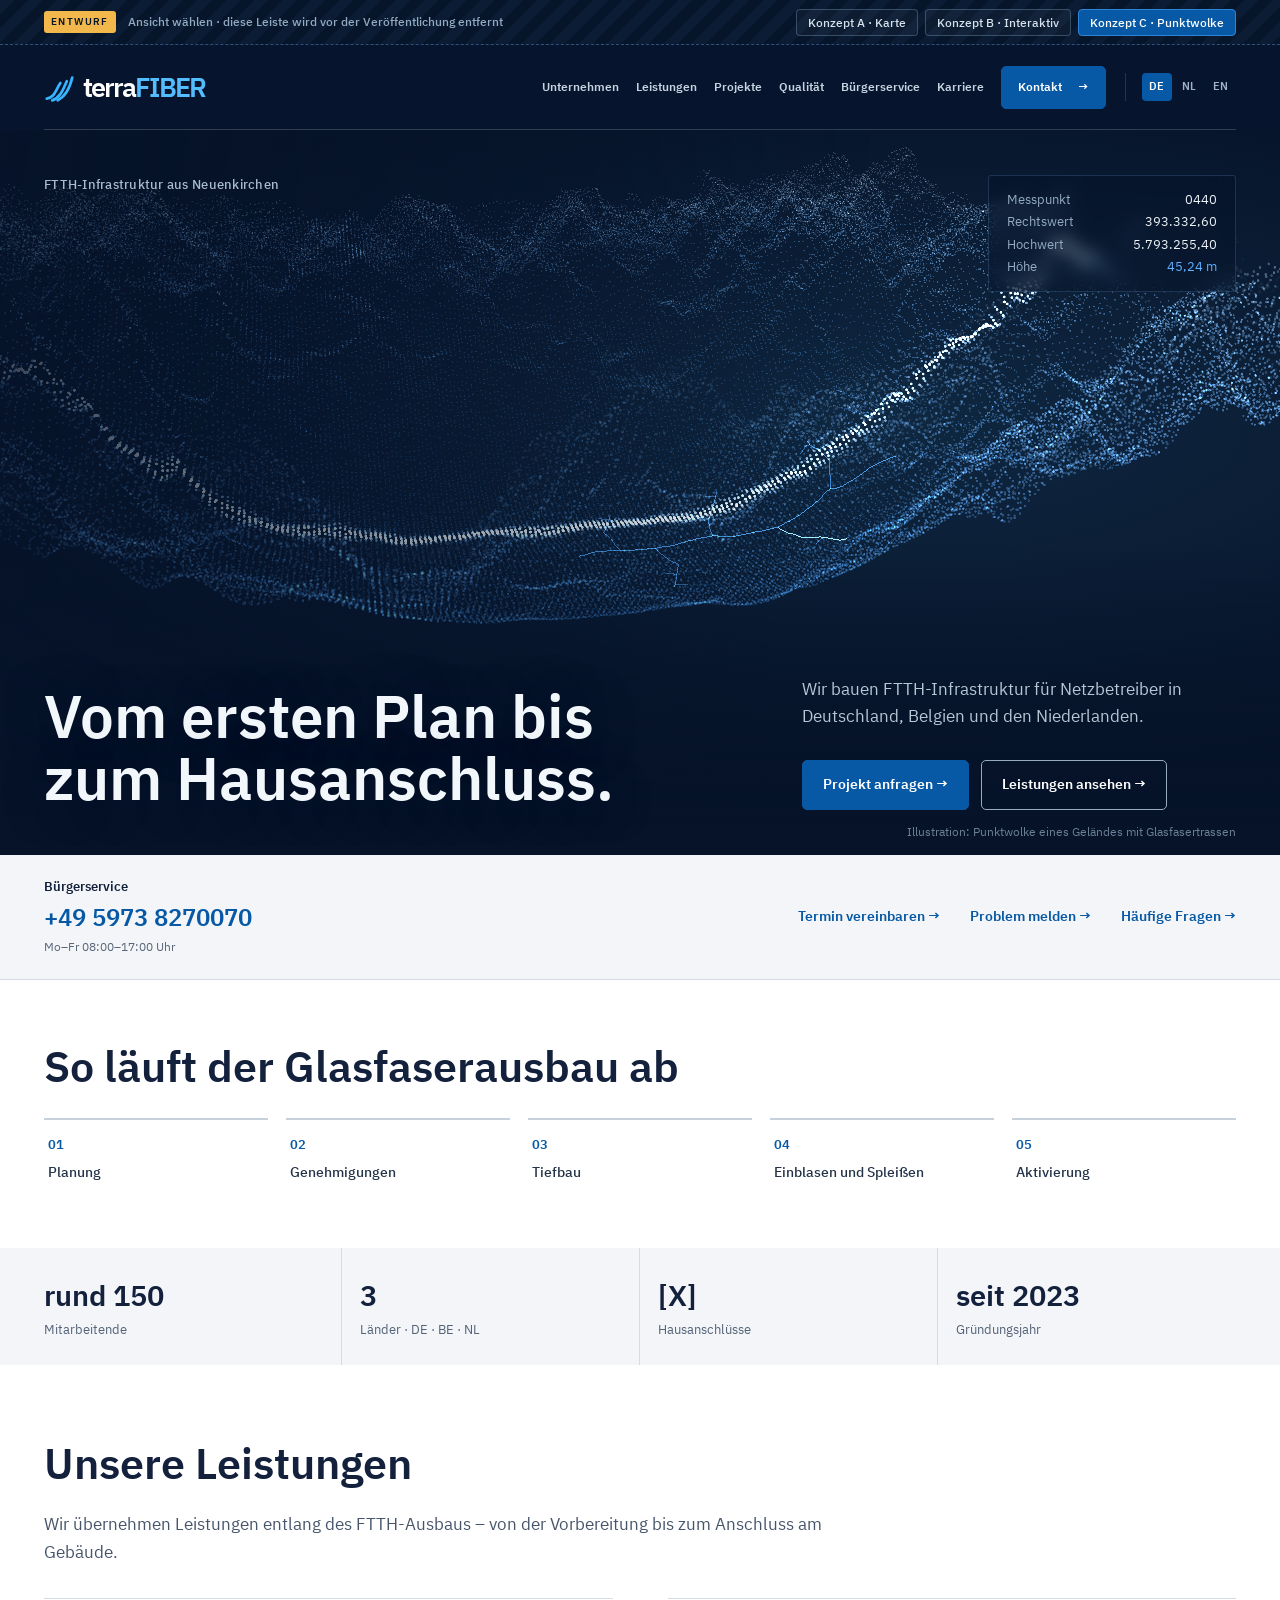
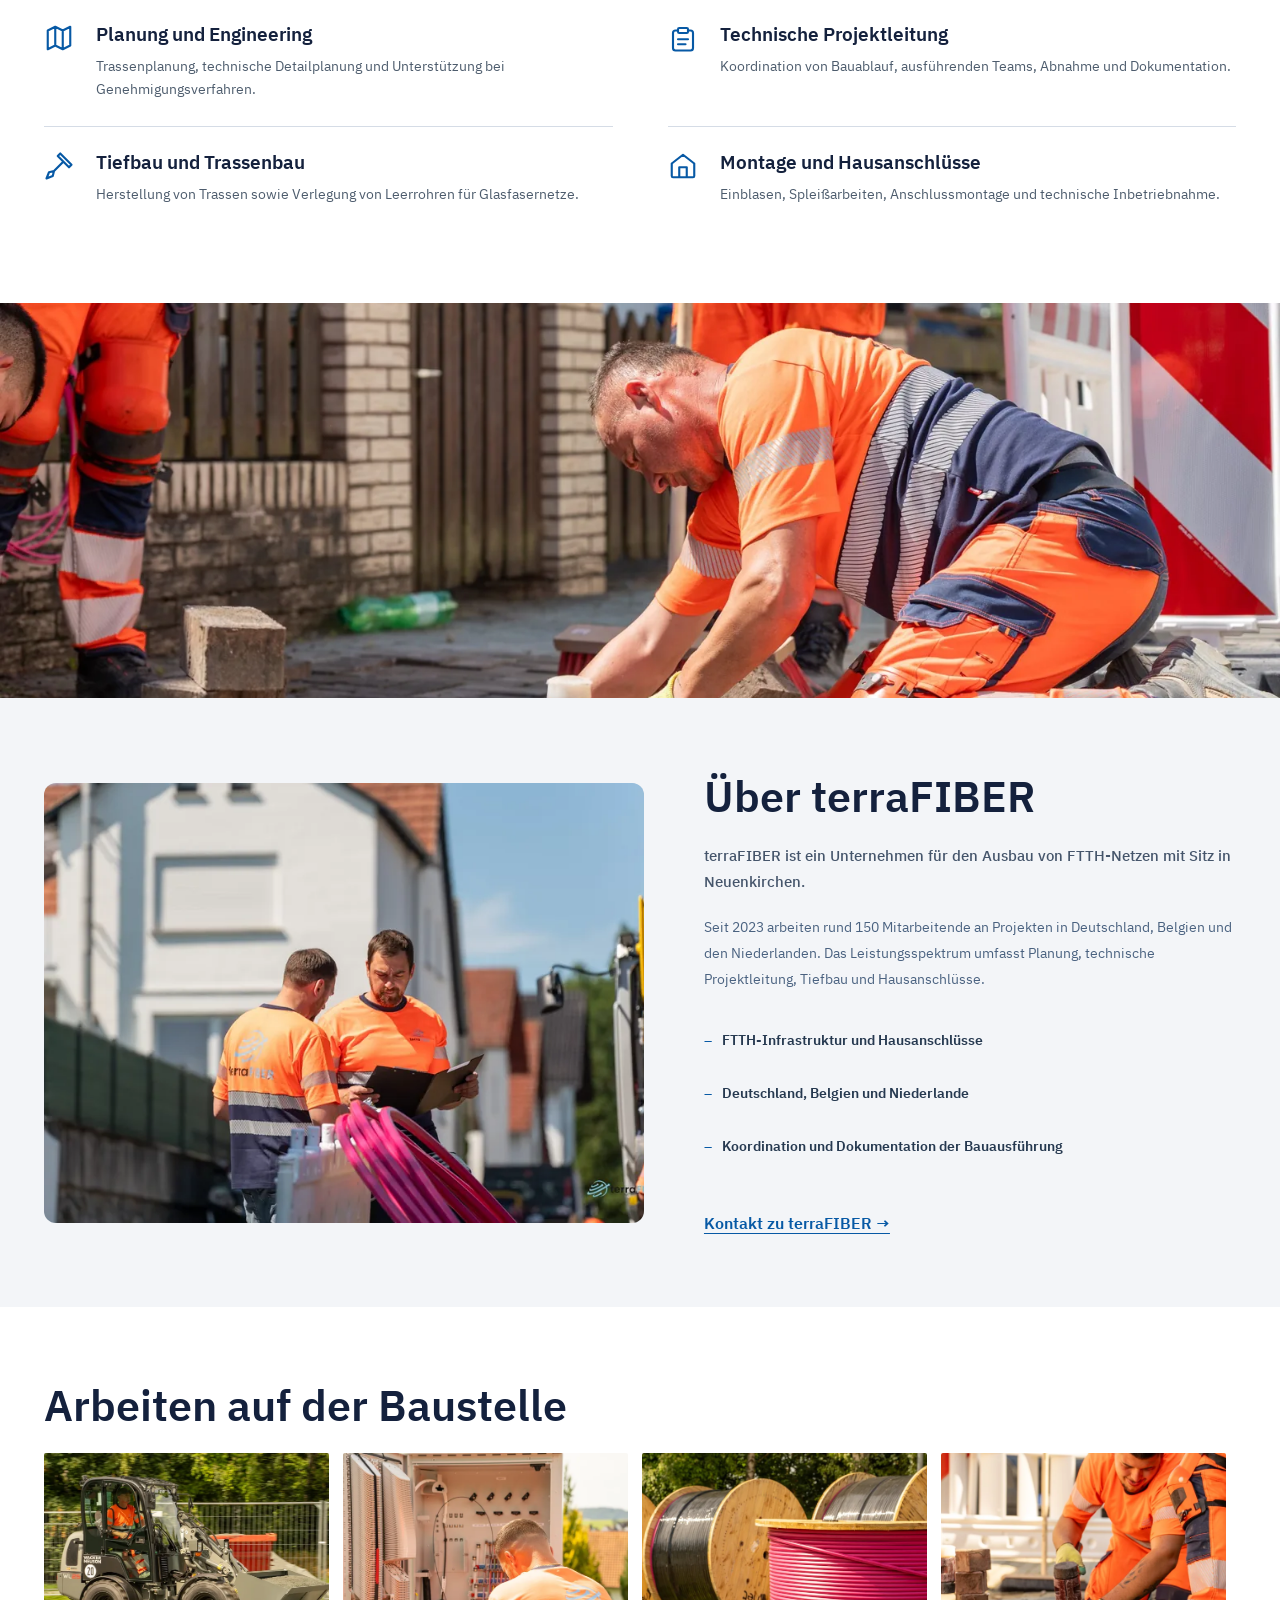
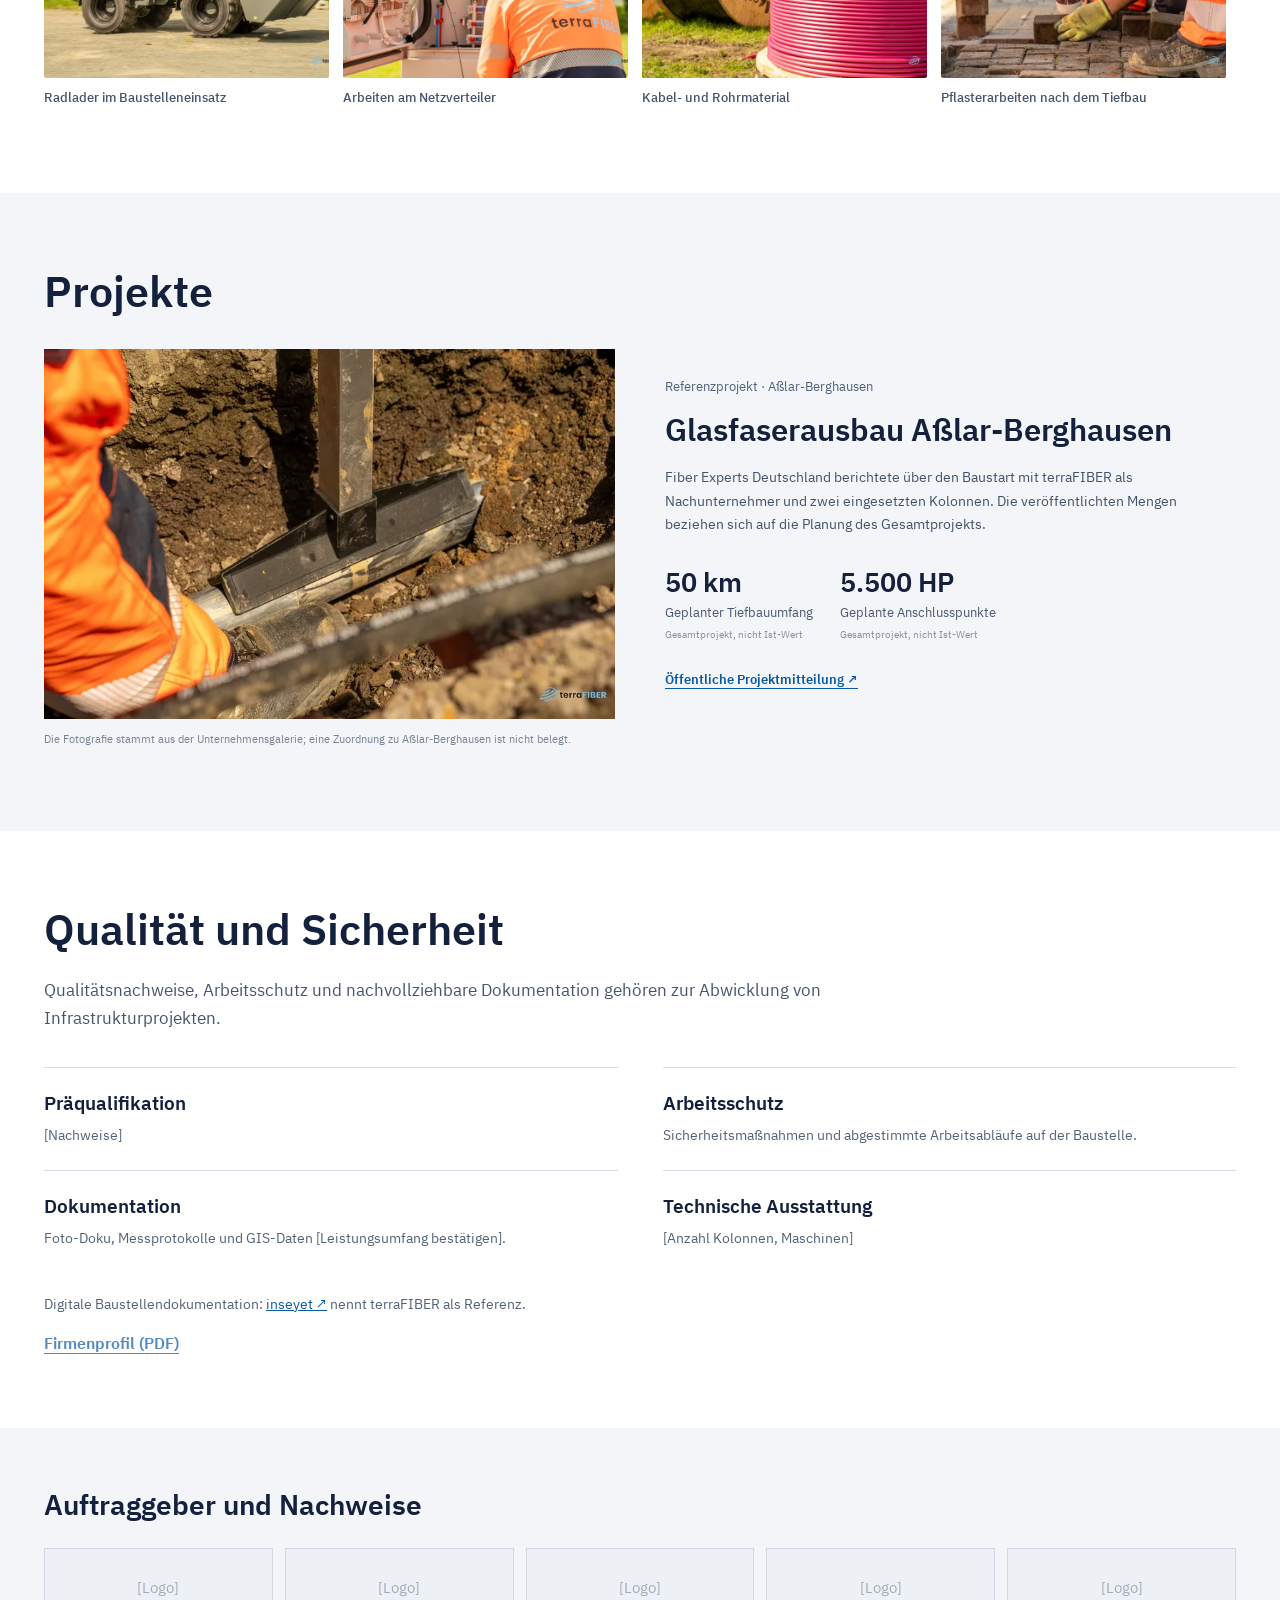
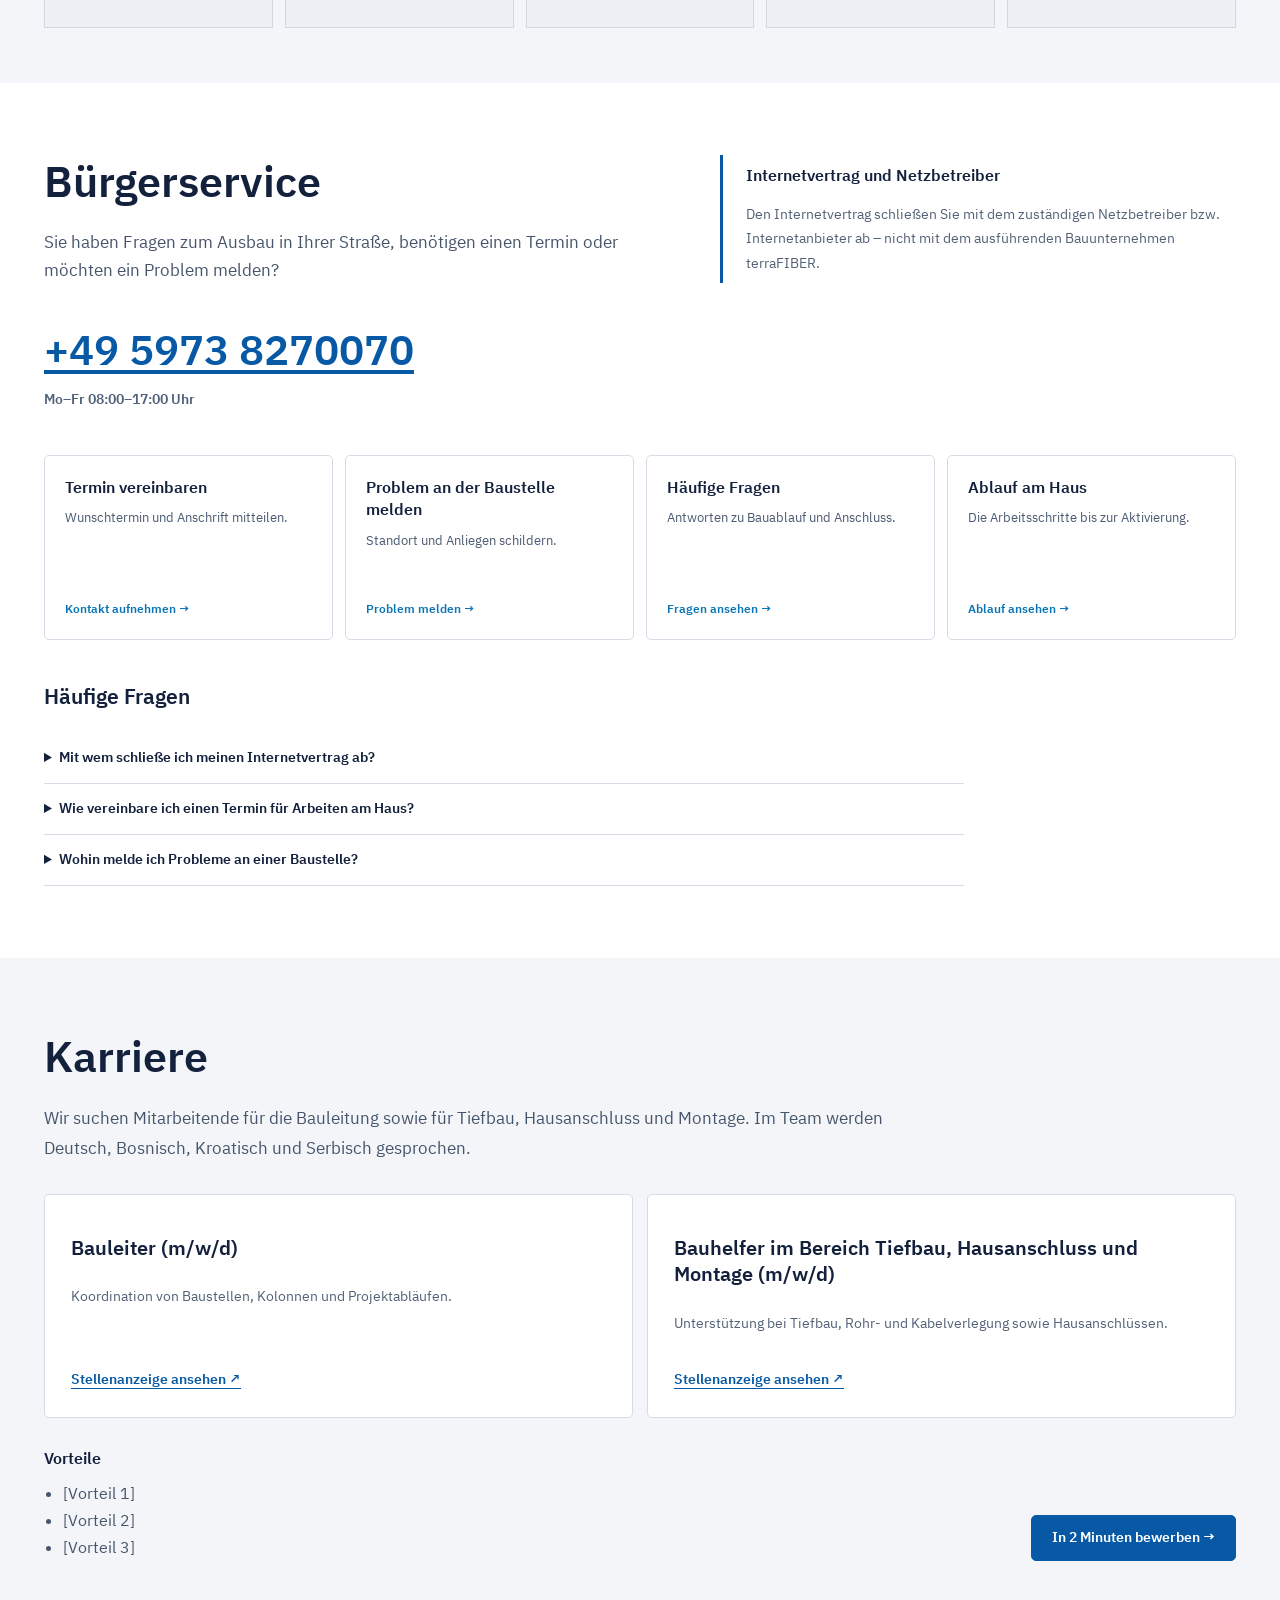
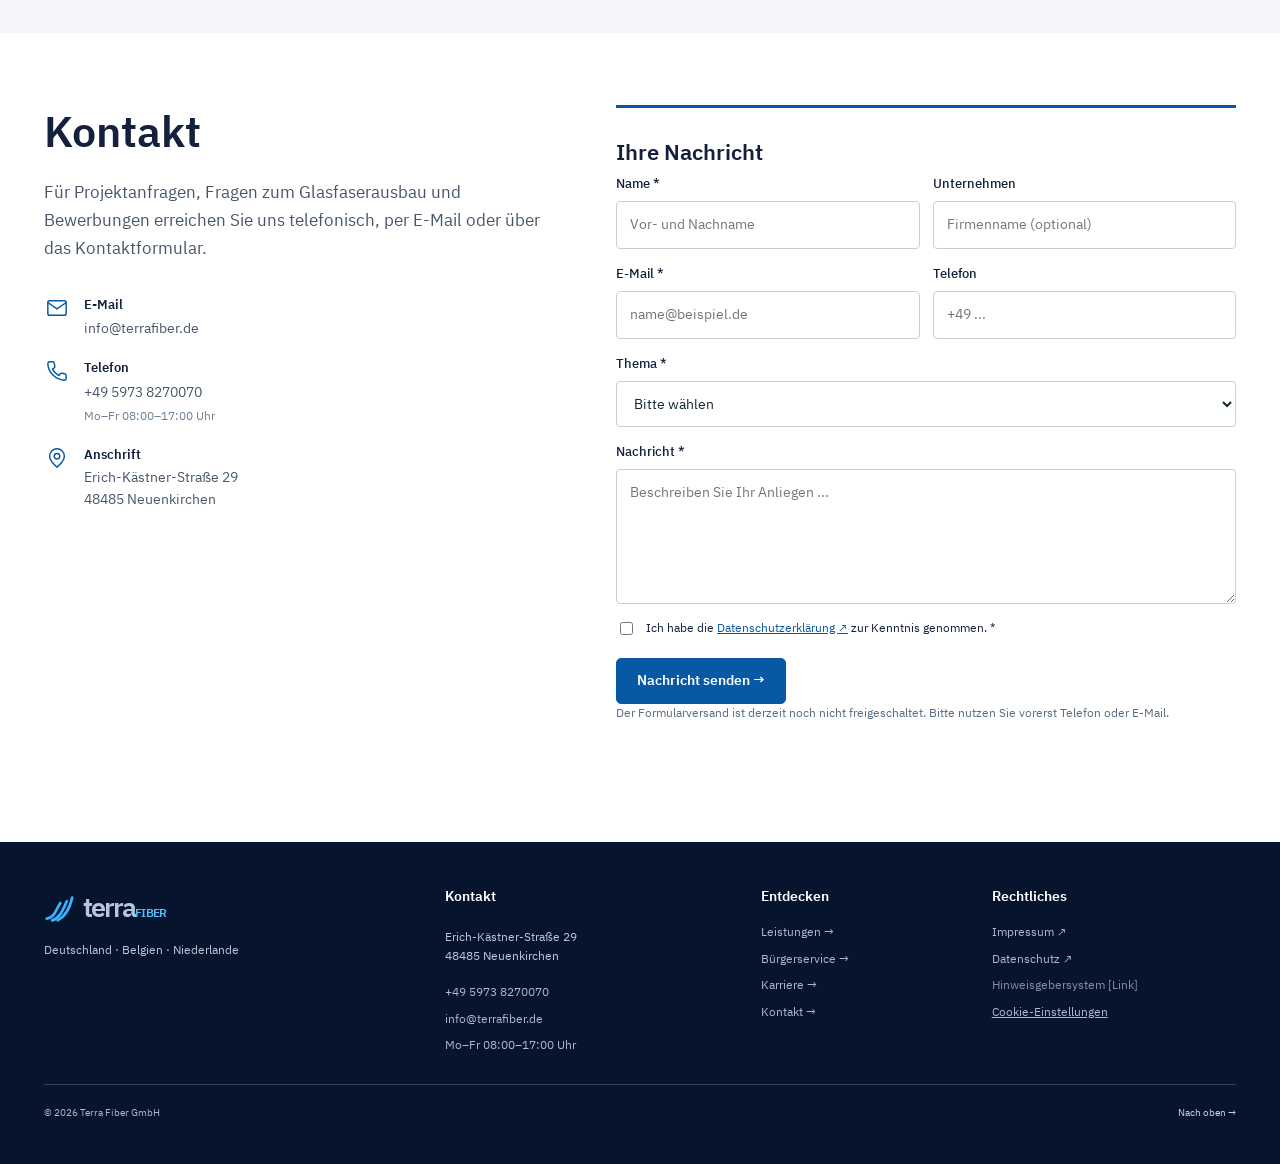
<file: concept-c/index.html>
<!doctype html>
<html lang="de">
<head>
<meta charset="utf-8">
<meta name="viewport" content="width=device-width, initial-scale=1">
<meta name="robots" content="noindex,nofollow,noarchive">
<meta name="terra-preview-build" content="v9b-immersive-2026-10-11">
<meta name="theme-color" content="#061329">
<link rel="icon" href="/favicon.ico?v=2" sizes="48x48">
<link rel="icon" href="/favicon.svg?v=2" type="image/svg+xml">
<link rel="apple-touch-icon" href="/apple-touch-icon.png?v=2">
<link rel="manifest" href="/site.webmanifest">
<meta name="description" content="terraFIBER baut FTTH-Infrastruktur für Netzbetreiber in Deutschland, Belgien und den Niederlanden – Planung, Tiefbau, Montage und Hausanschluss.">
<meta property="og:type" content="website">
<meta property="og:site_name" content="terraFIBER">
<meta property="og:title" content="terraFIBER · Glasfasernetze vom ersten Plan bis zum Hausanschluss">
<meta property="og:description" content="terraFIBER baut FTTH-Infrastruktur für Netzbetreiber in Deutschland, Belgien und den Niederlanden – Planung, Tiefbau, Montage und Hausanschluss.">
<meta property="og:url" content="https://terrafiber.pages.dev/concept-c/">
<meta property="og:locale" content="de_DE">
<meta property="og:image" content="https://terrafiber.pages.dev/assets/share-card.jpg?v=1">
<meta property="og:image:type" content="image/jpeg">
<meta property="og:image:width" content="1200">
<meta property="og:image:height" content="630">
<meta property="og:image:alt" content="terraFIBER – Vom ersten Plan bis zum Hausanschluss.">
<meta name="twitter:card" content="summary_large_image">
<title>terraFIBER · Glasfasernetze vom ersten Plan bis zum Hausanschluss</title>
<link rel="alternate" hreflang="de" href="https://terrafiber.pages.dev/concept-c/">
<link rel="alternate" hreflang="en" href="https://terrafiber.pages.dev/concept-c/en/">
<link rel="alternate" hreflang="nl" href="https://terrafiber.pages.dev/concept-c/nl/">
<style>
:root{--bg:#07152b;--bg2:#0d2546;--slate:#657481;--ink:#18283e;--accent:#13a5f3;--mint:#b7e9ff;--paper:#f5f8fc;--line:#dbe7f2;--max:1192px;--shadow:0 26px 65px rgba(13,38,38,.1)}
*{box-sizing:border-box}html{scroll-behavior:smooth}body{margin:0;color:var(--ink);background:#fff;font-family:Inter,-apple-system,BlinkMacSystemFont,"Segoe UI",Arial,sans-serif;line-height:1.55;-webkit-font-smoothing:antialiased}button,input,textarea,select{font:inherit}a{color:inherit;text-decoration:none}button{cursor:pointer}svg{display:block}::selection{background:var(--accent);color:#0b1a22}:focus-visible{outline:3px solid #0f83d8;outline-offset:3px}.wrap{width:min(calc(100% - 64px),var(--max));margin-inline:auto}.smallcaps{font-size:12px;text-transform:uppercase;letter-spacing:.19em;font-weight:800}.eyebrow{display:flex;align-items:center;gap:10px;color:#406680}.eyebrow::before{content:"";height:7px;width:7px;background:#5498bc;border-radius:50%}.section{padding:110px 0}.section-title{font-size:clamp(35px,5vw,62px);line-height:1.09;letter-spacing:-.058em;font-weight:750;margin:16px 0 21px}.muted{color:#667682}.light-muted{color:#a8bdc7}.section-intro{font-size:18px;max-width:620px;color:#697780;line-height:1.7}.pill{display:inline-flex;align-items:center;gap:10px;border-radius:100px;padding:8px 14px;font-weight:700;letter-spacing:.09em;font-size:11px}.btn{display:inline-flex;align-items:center;justify-content:center;gap:16px;min-height:53px;padding:0 24px;border-radius:8px;font-size:14px;font-weight:760;border:1px solid transparent;transition:transform .2s,background .2s,border-color .2s}.btn:hover{transform:translateY(-2px)}.btn-primary{background:var(--accent);color:#0e1920}.btn-primary:hover{background:#9ddbfa}.btn-outline{border-color:#4d6686;color:white;background:transparent}.btn-outline:hover{border-color:white}.btn-dark{background:#13253c;color:white}.btn-dark:hover{background:#1c3555}.btn svg{width:17px;height:17px}
.preview-bar{height:31px;background:#d4eeff;color:#123f66;display:flex;align-items:center;justify-content:center;font-size:10px;font-weight:800;letter-spacing:.17em;text-transform:uppercase}.top{background:var(--bg);color:#d3dbe6}.nav{height:85px;display:flex;align-items:center;justify-content:space-between;gap:25px;border-bottom:1px solid rgba(219,248,251,.1)}.logo{display:inline-flex;align-items:baseline;white-space:nowrap;color:white;font-size:27px;font-weight:820;letter-spacing:-.075em}.logo .logo-emphasis{color:var(--accent);font-weight:820;letter-spacing:-.064em}.logo-mark{width:19px;height:26px;border-left:4px solid var(--accent);border-radius:10px 0 0 10px;transform:rotate(26deg) translateY(5px);margin-right:4px}.logo small{display:block;font-size:7px;text-transform:uppercase;letter-spacing:.2em;color:#7f97b6;margin:3px 0 0 12px}.navlinks{display:flex;align-items:center;gap:30px}.navlinks a:not(.btn){font-size:12px;color:#c8d3e0;font-weight:640;transition:color .2s}.navlinks a:not(.btn):hover{color:var(--accent)}.nav .btn{min-height:43px;font-size:12px;padding:0 16px}.mobile-toggle{display:none;align-items:center;justify-content:center;height:44px;width:44px;background:none;border:1px solid rgba(255,255,255,.2);border-radius:7px;color:white}
.hero{background:var(--bg);color:white;position:relative;overflow:hidden}.hero::before{content:"";position:absolute;width:650px;height:650px;border-radius:50%;right:-280px;top:-150px;filter:blur(60px);background:radial-gradient(circle,rgba(104,170,129,.13),transparent 70%);pointer-events:none}.hero-inner{display:grid;grid-template-columns:1.03fr .97fr;min-height:645px;align-items:center;gap:38px;padding:43px 0 84px}.hero .pill{background:rgba(194,243,107,.09);color:var(--accent);border:1px solid rgba(194,243,107,.19)}h1{font-size:clamp(54px,6.2vw,91px);line-height:1.01;letter-spacing:-.069em;font-weight:760;margin:30px 0 28px}h1 em{font-style:normal;color:var(--accent)}.hero-desc{font-size:17px;line-height:1.85;color:#acbbcf;max-width:500px}.hero-actions{display:flex;gap:12px;flex-wrap:wrap;margin-top:33px}.hero-foot{display:flex;gap:22px;align-items:center;margin-top:56px;color:#7f97b6;font-size:11px;font-weight:700;letter-spacing:.08em;text-transform:uppercase}.hero-foot span{display:flex;align-items:center;gap:9px}.hero-foot i{display:block;width:5px;height:5px;border:1px solid #6788a8;border-radius:50%}.hero-art{position:relative;min-height:500px;display:flex;align-items:center;justify-content:center}.art-canvas{position:relative;width:100%;height:510px;border:1px solid rgba(183,234,192,.13);border-radius:14px;background:radial-gradient(circle at 80% 25%,rgba(188,239,110,.09),transparent 35%),linear-gradient(155deg,#17273c,#0c222d 62%,#102136);overflow:hidden;box-shadow:0 25px 90px rgba(0,0,0,.22)}.art-grid{position:absolute;inset:0;background-image:linear-gradient(rgba(183,233,224,.06) 1px,transparent 1px),linear-gradient(90deg,rgba(183,233,224,.06) 1px,transparent 1px);background-size:34px 34px;mask-image:linear-gradient(to bottom,black,transparent 98%)}.diagram{position:absolute;inset:0;width:100%;height:100%}.art-badge{position:absolute;z-index:2;top:24px;left:24px;background:rgba(9,29,36,.78);border:1px solid rgba(169,220,192,.22);padding:14px 17px;border-radius:9px;backdrop-filter:blur(9px);color:#d8dfe8}.art-badge strong{display:block;font-size:16px;letter-spacing:.03em}.art-badge span{display:block;color:#889fba;font-size:10px;text-transform:uppercase;letter-spacing:.14em;margin-top:3px}.art-side{position:absolute;right:19px;bottom:20px;width:195px;background:#bde9ff;color:#053956;padding:17px;border-radius:10px;box-shadow:0 25px 50px #04111870}.art-side span{font-weight:750;text-transform:uppercase;letter-spacing:.12em;font-size:10px}.art-side strong{font-size:22px;line-height:1.1;letter-spacing:-.04em;display:block;margin-top:10px}.hero-caption{position:absolute;bottom:19px;left:21px;color:#a8b9cd;font-size:10px;letter-spacing:.17em;text-transform:uppercase;z-index:2}.metrics{background:#eaf3fa}.metrics-inner{display:grid;grid-template-columns:repeat(3,1fr);gap:0}.metric{padding:30px 40px;border-right:1px solid #cfdce9}.metric:first-child{padding-left:0}.metric:last-child{border:none}.metric b{display:block;font-size:25px;letter-spacing:-.04em;color:#101f31}.metric p{margin:2px 0 0;color:#6a7b75;font-size:12px;font-weight:650}
.services-header{display:flex;justify-content:space-between;align-items:end;gap:30px}.services-grid{display:grid;grid-template-columns:repeat(4,1fr);gap:14px;margin-top:48px}.service{border:1px solid #dfe9f3;background:#f7faff;border-radius:12px;min-height:305px;padding:28px 25px;display:flex;flex-direction:column;position:relative;overflow:hidden;transition:transform .25s,box-shadow .25s}.service:hover{transform:translateY(-5px);box-shadow:var(--shadow)}.service .number{color:#8a9b91;font-size:11px;font-weight:750}.service-icon{height:64px;display:flex;align-items:center;color:#4b6983}.service-icon svg{width:42px;height:42px}.service h3{font-size:20px;line-height:1.23;letter-spacing:-.03em;margin:10px 0}.service p{font-size:13px;line-height:1.65;color:#64737a;margin:0}.service .arrow{display:block;margin-top:auto;padding-top:25px;color:#51758d;font-size:22px}
.about{background:var(--paper)}.about-inner{display:grid;grid-template-columns:1fr 1fr;align-items:center;gap:90px}.about-visual{min-height:430px;background:#0e305a;border-radius:12px;position:relative;overflow:hidden;box-shadow:var(--shadow)}.about-visual::before{position:absolute;inset:0;content:"";background:repeating-linear-gradient(135deg,rgba(191,238,146,.04) 0,rgba(191,238,146,.04) 2px,transparent 2px,transparent 32px)}.about-visual svg{position:absolute;inset:0;width:100%;height:100%}.about-visual .label-float{position:absolute;left:25px;right:25px;bottom:25px;color:white;background:rgba(9,22,29,.78);border:1px solid #3d5269;border-radius:9px;padding:18px 21px;backdrop-filter:blur(7px)}.label-float strong{display:block;font-size:18px}.label-float span{display:block;font-size:11px;color:#b0c0d1;margin-top:6px}.checks{display:grid;gap:15px;margin:30px 0}.checks li{list-style:none;padding-left:30px;position:relative;font-size:14px;font-weight:600}.checks li::before{content:"✓";position:absolute;left:0;top:0;color:#385f7d;font-weight:900}.about .smallcaps{color:#466a8b}.about .btn{margin-top:9px}
.project{background:#fff}.project-flex{display:grid;grid-template-columns:.95fr 1.05fr;gap:38px;align-items:stretch;margin-top:44px;background:#0c2a51;border-radius:13px;overflow:hidden;color:white}.project-visual{min-height:360px;position:relative;background:radial-gradient(circle at 63% 35%,#273b55,#122236 65%);overflow:hidden}.project-visual svg{width:100%;height:100%;position:absolute;inset:0}.project-badge{position:absolute;left:28px;top:28px;color:#85d5ff;border:1px solid #7296ae;padding:7px 12px;background:#15273e;border-radius:100px;font-weight:750;font-size:10px;letter-spacing:.1em;text-transform:uppercase}.project-body{padding:56px 46px 47px 10px}.project-body .smallcaps{color:var(--accent)}.project-body h3{font-size:34px;line-height:1.12;letter-spacing:-.045em;margin:12px 0 14px}.project-body p{font-size:14px;line-height:1.8;color:#aebed1;max-width:520px}.project-figures{display:flex;gap:32px;flex-wrap:wrap;margin:30px 0 27px}.project-figures strong{display:block;font-size:25px;color:white}.project-figures span{display:block;color:#8ba2bd;font-size:11px}.project-figures em{color:#9aceeb;font-size:10px;font-style:normal;display:block;margin-top:2px}.source-link{color:var(--accent);font-size:12px;font-weight:750;text-decoration:underline;text-underline-offset:4px}.source-link:hover{color:#fff}.disclaimer{font-size:11px;color:#748482;margin-top:15px}
.quality{background:var(--paper)}.quality-flex{display:grid;grid-template-columns:1fr 1fr;gap:80px}.quality-list{display:grid;gap:15px;margin-top:25px}.quality-item{display:flex;gap:16px;align-items:flex-start;background:#fff;border-radius:10px;border:1px solid #e0e7ed;padding:20px}.quality-item .qi{background:#e9f3fc;color:#375570;border-radius:9px;display:grid;place-items:center;min-width:43px;height:43px;font-weight:800}.quality-item strong{font-size:15px}.quality-item p{margin:4px 0 0;font-size:12px;color:#6b797d}.quality-quote{position:relative;background:#dbeeff;border-radius:14px;min-height:410px;padding:48px;display:flex;flex-direction:column;justify-content:space-between}.quality-quote .decor{font-size:85px;line-height:1;color:#6d9bb7;font-family:Georgia,serif}.quality-quote blockquote{padding:0;margin:0;font-size:30px;line-height:1.34;letter-spacing:-.035em;font-weight:650;color:#1a2b3a}.quality-quote p{color:#46627b;font-size:13px;margin:12px 0 0}
.career{background:#0b2343;color:white}.career-content{display:flex;align-items:center;justify-content:space-between;gap:50px}.career .smallcaps{color:var(--accent)}.career .section-title{max-width:650px}.career p{max-width:590px;color:#a2b4ca;line-height:1.8}.career-actions{flex:0 0 auto}.career .note{color:#839bb8;font-size:11px}
.contact{background:#fff}.contact-flex{display:grid;grid-template-columns:1fr .92fr;gap:85px}.contact-info{display:grid;gap:19px;margin-top:35px}.contact-info a{transition:color .2s}.contact-info a:hover{color:#486d8b}.contact-line{display:flex;gap:15px;align-items:flex-start}.contact-line .small-icon{width:40px;height:40px;border-radius:9px;background:#edf6fe;display:grid;place-items:center;flex:none;color:#46657f}.contact-line .small-icon svg{width:19px;height:19px}.contact-line strong{display:block;font-size:13px}.contact-line span{display:block;font-size:14px;color:#687780;margin-top:2px}.contact-form{background:#f5f9fe;border:1px solid #dde6ec;padding:32px;border-radius:13px}.contact-form h3{font-size:23px;margin:0 0 5px;letter-spacing:-.04em}.contact-form p{font-size:12px;color:#71817f;margin:0 0 21px}.form-grid{display:grid;grid-template-columns:1fr 1fr;gap:13px}.form-field{display:grid;gap:7px;margin-bottom:15px}.form-field label{font-size:11px;font-weight:800}.form-field input,.form-field textarea{width:100%;border:1px solid #cedae3;border-radius:7px;background:#fff;color:#112630;padding:12px 13px;outline:none;font-size:13px;resize:vertical}.form-field input:focus,.form-field textarea:focus{border-color:#567c99;box-shadow:0 0 0 3px #9ad2f240}.form-note{font-size:10px;color:#6b7c73;margin-top:13px;line-height:1.6}
footer{background:#07152b;color:#bac8d8;padding:44px 0}.footer-top{display:flex;justify-content:space-between;gap:30px;align-items:center}.footer-top .logo{font-size:24px}.footer-nav{display:flex;gap:22px;align-items:center;flex-wrap:wrap}.footer-nav a{font-size:11px;color:#93a8c1}.footer-nav a:hover{color:var(--accent)}.footer-bottom{margin-top:29px;padding-top:20px;border-top:1px solid #ffffff1a;display:flex;justify-content:space-between;gap:20px;font-size:10px;color:#6a87aa}.to-top{display:inline-flex;gap:5px;align-items:center;color:#c7d6e6}
@media(max-width:1000px){.navlinks{gap:18px}.navlinks a:not(.btn){font-size:11px}.hero-inner{gap:15px}.services-grid{grid-template-columns:repeat(2,1fr)}.service{min-height:250px}.about-inner{gap:40px}.quality-flex{gap:35px}.contact-flex{gap:40px}}
@media(max-width:760px){.wrap{width:min(calc(100% - 34px),var(--max))}.preview-bar{font-size:8px}.nav{height:68px}.logo{font-size:23px}.mobile-toggle{display:flex}.navlinks{display:none;position:absolute;left:0;right:0;top:99px;background:#0a1b36;z-index:10;flex-direction:column;align-items:stretch;padding:25px 21px 29px;border-bottom:1px solid #36485d;gap:17px;box-shadow:0 20px 35px #07111fe0}.navlinks.open{display:flex}.navlinks a:not(.btn){font-size:15px}.hero-inner{grid-template-columns:1fr;min-height:0;padding:52px 0 60px}.hero-art{min-height:390px;margin-top:27px}.art-canvas{height:410px}.hero-foot{margin-top:31px}.hero h1{font-size:clamp(52px,12vw,76px)}.hero-desc{font-size:16px}.metrics-inner{grid-template-columns:1fr 1fr}.metric{padding:18px 5px 18px 20px}.metric:first-child{padding-left:0}.metric:last-child{border-right:none;grid-column:1 / -1;border-top:1px solid #cfdce9;padding-left:0}.metric b{font-size:21px}.section{padding:73px 0}.section-title{font-size:clamp(34px,9vw,48px)}.services-header{display:block}.services-grid{gap:12px;margin-top:30px}.service{padding:22px 19px}.about-inner,.project-flex,.quality-flex,.contact-flex{grid-template-columns:1fr}.about-visual{min-height:340px;order:2}.project-body{padding:0 26px 34px}.project-visual{min-height:265px}.project-body h3{font-size:28px}.quality-quote{min-height:320px;padding:32px}.quality-quote blockquote{font-size:26px}.career-content{display:block}.career-actions{margin-top:25px}.contact-flex{gap:40px}.footer-top{align-items:flex-start;flex-direction:column}.footer-bottom{flex-direction:column}}
@media(max-width:455px){.services-grid{grid-template-columns:1fr}.service{min-height:218px}.form-grid{grid-template-columns:1fr;gap:0}.contact-form{padding:23px}.hero .btn{width:100%}.art-side{width:155px}.art-side strong{font-size:19px}.metrics-inner{grid-template-columns:1fr}.metric,.metric:first-child,.metric:last-child{border-right:0;border-top:1px solid #cfdce9;grid-column:1;padding-left:0}.metric:first-child{border-top:0}.quality-quote blockquote{font-size:24px}}
@media(prefers-reduced-motion:reduce){html{scroll-behavior:auto}*,*::before,*::after{animation-duration:.01ms!important;transition-duration:.01ms!important}}

/* V2 Brand continuity: colors inspired by the existing terraFIBER homepage and blue optical-fiber hero image. */
:root{--bg:#07152b;--bg2:#0b2444;--ink:#15253d;--accent:#18a5f3;--paper:#f4f8fc;--line:#dce6f2;--shadow:0 25px 65px rgba(7,34,78,.10)}
body{color:var(--ink)}
.preview-bar{background:#d7edff;color:#11527e;letter-spacing:.16em}
.top,.hero{background:#06142d}
.hero::before{background:radial-gradient(circle,rgba(17,112,232,.22),transparent 70%)}
.hero .pill{color:#96d8ff;background:rgba(20,166,246,.10);border-color:rgba(90,184,255,.24)}
.hero h1 em{color:#56bfff}
.logo{letter-spacing:-.073em}.logo .logo-emphasis{color:#53bdff}.fiber-symbol{color:#37b4ff;margin-right:8px;transform:translateY(7px);flex-shrink:0}
.navlinks a:not(.btn):hover{color:#7ed2ff}
.btn-primary{background:#109eea;color:#ffffff}.btn-primary:hover{background:#37b9ff}
.btn-dark{background:#0b3766;color:white}.btn-dark:hover{background:#13518c}
.hero-foot i{border-color:#2a94df}
.art-canvas{background:radial-gradient(circle at 83% 23%,rgba(0,155,255,.20),transparent 40%),linear-gradient(155deg,#0e2b5e,#051832 62%,#0c2856);border-color:rgba(91,172,251,.25)}
.art-grid{background-image:linear-gradient(rgba(69,166,243,.08) 1px,transparent 1px),linear-gradient(90deg,rgba(69,166,243,.08) 1px,transparent 1px)}
.art-badge{background:rgba(7,28,63,.81);border-color:rgba(80,175,251,.3)}
.art-badge strong{font-size:14px;color:#d3eaff}.art-badge span{color:#8bb9dd}
.art-side{background:#c5eaff;color:#083153}.art-side strong{color:#083153}
.metrics{background:#eaf4fc}.metric{border-right-color:#d1dfed}.metric b{color:#14375d}
.eyebrow{color:#1977ad}.eyebrow::before{background:#149ceb}
.service{background:#f7faff;border-color:#e1eaf4}.service-icon,.service .arrow{color:#207cbd}
.about{background:#f4f8fc}.about-visual{background:#0b2a58}.label-float{border-color:#2c629c}
.checks li::before{color:#198bc9}.about .smallcaps{color:#1b79bd}
.project-flex{background:#0b2447}.project-visual{background:radial-gradient(circle at 60% 37%,#154a7d,#06192f 68%)}
.project-badge{color:#a8deff;background:#103762;border-color:#2d83bc}
.project-body .smallcaps,.source-link{color:#8cceff}
.quality-quote{background:#e0f0fd}.quality-quote .decor{color:#86c8ee}
.contact{background:#ffffff}.contact-form{background:#f4f8fc;border-color:#dce6f2}
.section-intro{color:#66788b}
::selection{background:#91d6ff;color:#07172c}
:focus-visible{outline-color:#1a96df}
/* Original logo asset to be substituted after approval; text rendition is a temporary concept. */

.photo-frame,.project-photo-card,.gallery-card{position:relative;overflow:hidden}
.photo-frame{min-height:460px;border-radius:34px;background-size:cover;background-position:center;box-shadow:0 28px 70px rgba(8,25,42,.16)}
.photo-frame::after,.project-photo-card::after,.gallery-card::after{content:"";position:absolute;inset:0;background:linear-gradient(180deg,rgba(5,18,35,.06),rgba(5,18,35,.45));pointer-events:none}
.about-visual.photo-based{position:relative}
.about-visual.photo-based .label-float{position:absolute;left:24px;bottom:24px;z-index:2}
.project-photo-card{height:100%;min-height:400px;border-radius:28px;border:1px solid #d4e5f5;background:#dbeaf7;box-shadow:0 26px 65px rgba(13,38,38,.1)}
.project-photo-card img{position:absolute;inset:0;width:100%;height:100%;object-fit:cover;display:block}
.project-photo-card .project-badge{position:absolute;left:18px;top:18px;z-index:2}
.gallery-preview{background:linear-gradient(180deg,#f7fbff 0%,#eef5fb 100%)}
.gallery-grid{display:grid;grid-template-columns:repeat(12,1fr);gap:20px;margin-top:34px}
.gallery-card{margin:0;min-height:210px;border-radius:24px;border:1px solid #d4e5f5;background:#d7e7f6;box-shadow:0 18px 50px rgba(13,38,38,.08)}
.gallery-card img{position:absolute;inset:0;width:100%;height:100%;object-fit:cover;display:block}
.gallery-card.large{grid-column:span 5;min-height:280px}
.gallery-card.medium{grid-column:span 4}
.gallery-card.small{grid-column:span 3}
.gallery-card .gallery-caption{position:absolute;left:16px;bottom:16px;right:16px;z-index:2;color:#fff;font-size:13px;font-weight:700;letter-spacing:.03em;text-shadow:0 1px 10px rgba(0,0,0,.35)}
.diagram .fiber-halo{animation:fiberHalo 3.8s ease-in-out infinite;transform-origin:center}
.diagram .fiber-core{animation:fiberCorePulse 3.8s ease-in-out infinite}
.diagram .fiber-highlights{stroke-dasharray:3 45;animation:fiberFlow 9s linear infinite;opacity:.8}
.diagram .signal-link{animation:linkPulse 4.4s ease-in-out infinite}
.diagram .pulse-node{transform-origin:center;animation:nodePulse 3.2s ease-in-out infinite}
.diagram .signal-dot{transform-origin:center;animation:dotBlink 2.8s ease-in-out infinite}
@keyframes fiberHalo{0%,100%{opacity:.16}50%{opacity:.34}}
@keyframes fiberCorePulse{0%,100%{filter:drop-shadow(0 0 0 rgba(84,201,255,.0))}50%{filter:drop-shadow(0 0 8px rgba(84,201,255,.55)) drop-shadow(0 0 18px rgba(84,201,255,.32))}}
@keyframes fiberFlow{from{stroke-dashoffset:0}to{stroke-dashoffset:-104}}
@keyframes nodePulse{0%,100%{transform:scale(1);filter:drop-shadow(0 0 0 rgba(99,199,255,0))}50%{transform:scale(1.11);filter:drop-shadow(0 0 10px rgba(99,199,255,.65))}}
@keyframes dotBlink{0%,100%{transform:scale(1);opacity:.95}50%{transform:scale(1.22);opacity:1;filter:drop-shadow(0 0 7px rgba(84,201,255,.75))}}
@keyframes linkPulse{0%,100%{opacity:.72}50%{opacity:1}}
@media (max-width: 980px){.gallery-card.large,.gallery-card.medium,.gallery-card.small{grid-column:span 6}.photo-frame{min-height:360px}.project-photo-card{min-height:340px}}
@media (max-width: 640px){.gallery-grid{grid-template-columns:1fr}.gallery-card.large,.gallery-card.medium,.gallery-card.small{grid-column:span 1;min-height:220px}.photo-frame{min-height:300px}}

@media(prefers-reduced-motion:reduce){.diagram .fiber-halo,.diagram .fiber-core,.diagram .fiber-highlights,.diagram .signal-link,.diagram .pulse-node,.diagram .signal-dot{animation:none!important}}

/* V7: technical FTTH network with multiple small, gently glowing signal dots. */
.preview-bar{height:24px;background:#17365a;color:#aecce4;font-size:9px;letter-spacing:.14em}
.art-side{width:157px;padding:13px 14px;right:18px;bottom:18px;border-radius:9px}
.art-side span{font-size:9px;letter-spacing:.10em}
.art-side strong{font-size:18px;margin-top:8px;line-height:1.12}
.art-grid{opacity:.6}
.diagram .fiber-halo{animation:none!important;opacity:.11}
.diagram .fiber-core{animation:none!important;filter:none!important}
.diagram .fiber-highlights{animation:none!important;stroke-dasharray:none;opacity:.14}
.diagram .pulse-node,.diagram .signal-dot{animation:none!important;transform:none!important;filter:none!important;opacity:1}
.diagram .network-links{animation:none!important}
.diagram #fiber-particles-main,.diagram #fiber-particles-branches,.diagram .network-active-halos,.diagram .house-active-halos{pointer-events:none}
@media(prefers-reduced-motion:reduce){
  .diagram #fiber-particles-main,.diagram #fiber-particles-branches{display:none!important}
}

/* v8 — spacing, accessible resident service, editorial grids, responsive layout. */
.section{padding:78px 0}
.section-title{margin:12px 0 16px}
.section-intro{font-size:16px;line-height:1.72}
.preview-bar{height:auto;min-height:24px;padding:5px 16px;font-size:9px;line-height:1.45;text-align:center}
.citizen-topline{background:#edf5fc;color:#174668;border-bottom:1px solid #cbdce9}
.citizen-topline-inner{min-height:43px;display:flex;align-items:center;gap:20px;justify-content:space-between;padding:6px 0;font-size:12px;font-weight:680}
.citizen-topline-title{color:#0c4b80}
.citizen-topline a:hover{text-decoration:underline}
.citizen-topline-phone{font-weight:850;white-space:nowrap}
.citizen-topline-hours{white-space:nowrap;color:#4f708e}
.language-switch{display:inline-flex;align-items:center;gap:4px;white-space:nowrap}
.language-switch span{padding:3px 5px;font-weight:800;font-size:11px}
.language-switch .language-active{color:#fff;background:#115c99;border-radius:4px}
.language-switch [aria-disabled]{opacity:.48;cursor:not-allowed}
.navlinks{gap:17px}
.navlinks a:not(.btn){font-size:11px}
.hero-inner{min-height:580px;padding:38px 0 65px}
.hero .hero-actions{margin-top:33px}
.rollout{background:#fff;padding:53px 0 58px}
.rollout .section-title{font-size:clamp(27px,3.6vw,40px)}
.rollout-steps{display:grid;grid-template-columns:repeat(5,minmax(0,1fr));gap:12px;list-style:none;margin:28px 0 0;padding:0}
.rollout-steps li{border:1px solid #dce6f1;background:#f6faff;border-radius:13px;padding:17px 16px;display:flex;flex-direction:column;gap:11px;min-height:108px}
.rollout-steps b{font-size:12px;color:#2186c6}
.rollout-steps span{font-size:14px;font-weight:760;line-height:1.25;color:#183e60;overflow-wrap:anywhere}
.metrics-inner{grid-template-columns:repeat(4,minmax(0,1fr))}
.metric{padding:23px 26px}.metric b{font-size:27px}
.about-copy>p:not(.section-intro){font-size:14px;line-height:1.85;color:#4a6280;margin-top:20px}
.photo-frame{position:relative}
.photo-frame img{display:block;width:100%;height:100%;min-height:460px;object-fit:cover}
.photo-frame::after{z-index:1}
.about-visual .label-float{z-index:2}
.gallery-grid{display:grid;grid-template-columns:repeat(6,minmax(0,1fr));gap:16px}
.gallery-grid .gallery-card,.gallery-grid .gallery-card.large,.gallery-grid .gallery-card.medium,.gallery-grid .gallery-card.small{grid-column:span 2;min-height:225px}
.gallery-grid .gallery-card:first-child{grid-column:span 4;min-height:290px}
.gallery-grid .gallery-card:nth-child(2){grid-column:span 2;min-height:290px}
.gallery-card img{height:100%;width:100%;object-fit:cover}
.quality-cards{display:grid;grid-template-columns:repeat(4,minmax(0,1fr));gap:16px;margin-top:32px}
.quality-cards article{padding:23px;border:1px solid #deebf6;border-radius:16px;background:#f7faff;min-height:216px}
.quality-card-icon{color:#2785bd;font-size:12px;font-weight:850}
.quality-cards h3{font-size:19px;margin:20px 0 10px;line-height:1.3}
.quality-cards p{font-size:13px;color:#526b80;line-height:1.7;margin:0;overflow-wrap:anywhere}
.quality-support{margin-top:24px;display:flex;align-items:center;justify-content:space-between;gap:25px}
.quality-support p{font-size:14px;max-width:620px;color:#425c75}
.quality-support a:not(.btn){color:#136aa3;text-decoration:underline}
.btn-unavailable{opacity:.66;cursor:not-allowed;text-align:center;pointer-events:none;white-space:normal}
.citizen-service{background:#eaf5fd}
.citizen-lead{display:grid;grid-template-columns:1.3fr .7fr;gap:45px;align-items:center}
.citizen-lead .section-title{max-width:670px}
.citizen-bigphone{display:inline-block;font-weight:850;letter-spacing:-.04em;font-size:clamp(29px,4vw,47px);margin-top:16px;color:#10598c;text-decoration:underline;text-underline-offset:5px}
.citizen-hours{font-size:14px;font-weight:720;margin-top:7px;color:#4e7390}
.operator-note{background:#fff;border:1px solid #cddff0;border-left:4px solid #269cdf;border-radius:12px;padding:25px}
.operator-note strong{font-size:16px}.operator-note p{font-size:14px;color:#4a657b;line-height:1.75;margin-bottom:0}
.citizen-cards{display:grid;grid-template-columns:repeat(4,minmax(0,1fr));gap:15px;margin-top:27px}
.citizen-cards a{display:flex;flex-direction:column;min-height:228px;background:#fff;border:1px solid #d4e5f3;border-radius:14px;padding:22px;transition:border-color .2s,transform .2s}
.citizen-cards a:hover{border-color:#57aee2;transform:translateY(-3px)}
.citizen-cards a>span{color:#418cbd;font-weight:820;font-size:12px}
.citizen-cards h3{font-size:17px;line-height:1.32;margin:19px 0 8px}
.citizen-cards p{font-size:13px;color:#63778d;line-height:1.55;margin:0 0 12px}
.citizen-cards a>b{font-size:12px;color:#0a75b6;margin-top:auto}
.citizen-faq{margin-top:28px;max-width:860px}
.citizen-faq h3{font-size:21px}
.citizen-faq details{border-bottom:1px solid #c5d9ea;padding:14px 0;font-size:14px}
.citizen-faq summary{font-weight:740;cursor:pointer}
.citizen-faq details p{color:#4f6882;max-width:710px}
.job-cards{display:grid;grid-template-columns:repeat(2,minmax(0,1fr));gap:17px;margin-top:30px}
.job-cards article{border-radius:14px;border:1px solid #51749c;background:rgba(255,255,255,.07);padding:24px;display:flex;flex-direction:column}
.job-cards article>span{font-size:11px;color:#a6dfff;text-transform:uppercase;letter-spacing:.13em;font-weight:760}
.job-cards h3{font-size:21px;margin:14px 0 10px;line-height:1.3}
.job-cards p{font-size:13px;line-height:1.65}
.job-cards a{display:inline-block;margin-top:auto;padding-top:18px;color:#b1e2ff;font-size:13px;font-weight:760}
.career-bottom{display:flex;align-items:end;justify-content:space-between;gap:25px;margin-top:28px}
.career-bottom strong{font-size:16px}.career-bottom ul{padding-left:19px;margin:9px 0 0;line-height:1.7}
.contact-line small{display:block;font-size:12px;color:#6d8095;margin-top:4px}
.form-field select{width:100%;border:1px solid #cedae3;background:#fff;color:#112630;border-radius:7px;padding:12px 13px;font-size:13px}
.form-field :is(input,select,textarea)[aria-invalid="true"]{border-color:#b42318}
.privacy-consent{display:flex;align-items:flex-start;gap:10px;font-size:12px;line-height:1.5;margin:5px 0 20px}
.privacy-consent input{margin-top:3px;flex:none}
.privacy-consent a{color:#0d70aa;text-decoration:underline}
.form-status{margin:12px 0 0;font-size:12px!important;color:#566c82!important}
.footer-grid{display:grid;grid-template-columns:1.5fr 1.15fr .8fr 1fr;gap:35px}
.footer-grid>div{display:flex;flex-direction:column;align-items:flex-start;gap:8px;min-width:0}
.footer-grid>div>strong{font-size:13px;color:#fff;margin-bottom:7px}
.footer-grid :is(address,p){font-size:12px;font-style:normal;margin:5px 0 10px}
.footer-grid a:not(.logo),.footer-grid span,.footer-cookie-btn{font-size:12px;color:#a8bbd0;overflow-wrap:anywhere}
.footer-grid a:hover,.footer-cookie-btn:hover{color:#fff}
.footer-unavailable{opacity:.75}
.footer-cookie-btn{background:transparent;border:0;padding:0;text-align:left;text-decoration:underline}
.cookie-dialog{max-width:min(480px,calc(100vw - 30px));padding:28px;border:1px solid #cad9e5;border-radius:14px;box-shadow:0 30px 95px rgba(0,0,0,.27);color:#17344e}
.cookie-dialog::backdrop{background:#00172b85}
.cookie-dialog h2{margin:0 0 12px}.cookie-dialog p{font-size:14px;line-height:1.7}
@media(max-width:1100px){
 .citizen-topline-inner{gap:10px;font-size:11px}
 .navlinks{gap:12px}.navlinks a:not(.btn){font-size:10px}
 .citizen-cards,.quality-cards{grid-template-columns:repeat(2,minmax(0,1fr))}
}
@media(max-width:760px){
 .section{padding:64px 0}
 .rollout{padding:45px 0}
 .rollout-steps{grid-template-columns:repeat(2,minmax(0,1fr))}
 .rollout-steps li:last-child{grid-column:span 2;min-height:90px}
 .metrics-inner{grid-template-columns:repeat(2,minmax(0,1fr))}
 .metric,.metric:first-child,.metric:last-child{grid-column:auto;padding:20px 15px;border-right:0;border-top:1px solid #cfdce9}
 .metric:nth-child(-n+2){border-top:0}
 .citizen-topline-inner{display:grid;grid-template-columns:1fr auto;gap:5px 12px;padding:8px 0}
 .citizen-topline-title{grid-column:1/-1}
 .citizen-topline-hours{font-size:10px}
 .language-switch{justify-self:end;grid-column:2;grid-row:2/4}
 .top{position:relative}
 .navlinks{top:100%!important;left:0;right:0}
 .citizen-lead{grid-template-columns:1fr;gap:16px}
 .gallery-grid{gap:12px}
 .gallery-grid .gallery-card:first-child,.gallery-grid .gallery-card:nth-child(2){min-height:220px}
 .career-bottom{align-items:flex-start}
 .footer-grid{grid-template-columns:repeat(2,minmax(0,1fr))}
 .photo-frame img{min-height:360px}
}
@media(max-width:540px){
 .wrap{width:min(calc(100% - 30px),var(--max))}
 .preview-bar{font-size:8px;letter-spacing:.07em}
 .citizen-topline-phone{font-size:11px}
 .citizen-topline-hours{font-size:10px}
 .rollout-steps{grid-template-columns:1fr;gap:9px}
 .rollout-steps li:last-child{grid-column:auto}
 .rollout-steps li{min-height:64px;flex-direction:row;align-items:center}
 .metrics-inner{grid-template-columns:repeat(2,minmax(0,1fr))}
 .metric,.metric:first-child,.metric:last-child{grid-column:auto;padding:16px 8px;border-top:1px solid #cfdce9}
 .metric:nth-child(-n+2){border-top:0}
 .metric b{font-size:22px}
 .hero-inner{padding-top:36px;padding-bottom:46px}
 .hero h1{font-size:clamp(45px,12.4vw,61px)}
 .hero-art{min-height:400px}
 .art-canvas{height:405px}
 .diagram{height:300px;top:0;bottom:auto}
 .art-side{width:132px;bottom:57px;right:11px;padding:10px 11px}
 .art-side strong{font-size:15px;line-height:1.1;margin-top:6px}
 .art-side span{font-size:8px}
 .hero-caption{left:13px;bottom:13px;font-size:8px;max-width:calc(100% - 26px);letter-spacing:.09em}
 .art-badge{top:12px;left:12px;padding:10px 12px}
 .art-badge strong{font-size:11px}
 .art-badge span{font-size:8px;letter-spacing:.07em}
 .gallery-grid{grid-template-columns:1fr}
 .gallery-grid .gallery-card,.gallery-grid .gallery-card.large,.gallery-grid .gallery-card.medium,.gallery-grid .gallery-card.small,.gallery-grid .gallery-card:first-child,.gallery-grid .gallery-card:nth-child(2){grid-column:auto;min-height:220px}
 .quality-cards,.citizen-cards,.job-cards{grid-template-columns:1fr}
 .quality-cards article,.citizen-cards a{min-height:0}
 .quality-support,.career-bottom{display:flex;flex-direction:column;align-items:stretch;gap:14px}
 .citizen-bigphone{font-size:32px;overflow-wrap:anywhere}
 .photo-frame img{min-height:300px}
 .footer-grid{grid-template-columns:1fr 1fr;gap:30px 12px}
 .footer-grid .footer-identity{grid-column:1/-1}
}
</style>

<link rel="stylesheet" href="/assets/v9.css">
<link rel="stylesheet" href="/assets/concept-b.css">
<link rel="stylesheet" href="/assets/concept-c.css">
</head>
<body>
<div class="preview-bar" role="note">REDESIGN-STUDIE · KONZEPT 09 · NICHT VERÖFFENTLICHT · INHALTE, RECHTSTEXTE, BILDER UND FORMULARVERSAND VOR FREIGABE PRÜFEN</div>
<div class="concept-switcher" role="navigation" aria-label="Ansicht wählen"><div class="wrap concept-switcher-inner"><span class="concept-tag">Entwurf</span><span class="concept-label">Ansicht wählen · diese Leiste wird vor der Veröffentlichung entfernt</span><div class="concept-options"><a href="/">Konzept A<span class="co-sub">&nbsp;· Karte</span></a><a href="/concept-b/">Konzept B<span class="co-sub">&nbsp;· Interaktiv</span></a><a href="/concept-c/" aria-current="page">Konzept C<span class="co-sub">&nbsp;· Punktwolke</span></a></div></div></div>
<div class="top" id="start">
  <header class="wrap nav" aria-label="Hauptnavigation">
    <a class="logo" href="#start" aria-label="terraFIBER Startseite"><svg class="fiber-symbol" viewBox="0 0 34 34" width="31" height="31" aria-hidden="true" fill="none"><path d="M3 28c9-1 10-10 15-17" stroke="currentColor" stroke-width="3" stroke-linecap="round"/><path d="M9 30c9-3 12-12 16-21" stroke="currentColor" stroke-width="3" stroke-linecap="round"/><path d="M15 30c8-4 13-12 16-25" stroke="currentColor" stroke-width="3" stroke-linecap="round"/></svg>terra<span class="logo-emphasis">FIBER</span></a>
    <div class="language-switch nav-lang" role="group" aria-label="Sprachauswahl"><span class="language-active" aria-current="true" lang="de">DE</span><a href="/concept-c/nl/" hreflang="nl" lang="nl" aria-label="Niederländische Version">NL</a><a href="/concept-c/en/" hreflang="en" lang="en" aria-label="English version">EN</a></div>
    <button class="mobile-toggle" id="menuBtn" aria-label="Menü öffnen" aria-controls="navlinks" aria-expanded="false"><svg width="22" height="22" viewBox="0 0 24 24" fill="none" stroke="currentColor" stroke-width="2"><path d="M4 6h16M4 12h16M4 18h16"/></svg></button>
    <nav class="navlinks" id="navlinks" aria-label="Seitenbereiche"><a href="#unternehmen">Unternehmen</a><a href="#leistungen">Leistungen</a><a href="#projekte">Projekte</a><a href="#qualitaet">Qualität</a><a href="#buergerservice">Bürgerservice</a><a href="#karriere">Karriere</a><a href="#kontakt" class="btn btn-primary">Kontakt <span aria-hidden="true">→</span></a></nav>
  </header>
</div>
<main>
<section class="hero hero-c" aria-labelledby="hero-title"><canvas class="cloud" aria-hidden="true"></canvas>
<div class="wrap hc-inner">
<div class="hc-top"><p class="hero-origin">FTTH-Infrastruktur aus Neuenkirchen</p>
<dl class="readout" aria-hidden="true"><dt>Messpunkt</dt><dd id="o-t">0427</dd><dt>Rechtswert</dt><dd id="o-y">–</dd><dt>Hochwert</dt><dd id="o-x">–</dd><dt>Höhe</dt><dd id="o-h" class="hv">–</dd></dl></div>
<div class="hc-bottom"><h1 id="hero-title">Vom ersten Plan bis zum Hausanschluss.</h1>
<div class="hc-side"><p class="hero-desc">Wir bauen FTTH-Infrastruktur für Netzbetreiber in Deutschland, Belgien und den Niederlanden.</p>
<div class="hero-actions"><a class="btn btn-primary" href="#kontakt">Projekt anfragen →</a><a class="btn btn-outline" href="#leistungen">Leistungen ansehen →</a></div></div></div>
</div>
<span class="hc-caption">Illustration: Punktwolke eines Geländes mit Glasfasertrassen</span>
</section>
<div class="citizen-quickbar" aria-label="Bürgerservice – Schnellzugriff"><div class="wrap citizen-quickbar-inner">
  <div class="citizen-quick-contact"><strong>Bürgerservice</strong><a href="tel:+4959738270070">+49 5973 8270070</a><span>Mo–Fr 08:00–17:00 Uhr</span></div>
  <div class="citizen-quick-actions">
    <a href="#kontakt" data-topic="Bürgerservice">Termin vereinbaren →</a>
    <a href="#kontakt" data-topic="Bürgerservice">Problem melden →</a>
    <a href="#faq">Häufige Fragen →</a>
  </div>
</div></div>
<section class="section rollout" id="ablauf" aria-labelledby="rollout-title"><div class="wrap">
  <h2 class="section-title" id="rollout-title">So läuft der Glasfaserausbau ab</h2>
  <ol class="rollout-steps"><li><b>01</b><span>Planung</span></li><li><b>02</b><span>Genehmigungen</span></li><li><b>03</b><span>Tiefbau</span></li><li><b>04</b><span>Einblasen und Spleißen</span></li><li><b>05</b><span>Aktivierung</span></li></ol>
</div></section>
<section class="metrics" aria-label="Unternehmensprofil"><div class="wrap metrics-inner">
  <div class="metric"><b>rund 150</b><p>Mitarbeitende</p></div>
  <div class="metric"><b>3</b><p>Länder · DE · BE · NL</p></div>
  <div class="metric"><b>[X]</b><p>Hausanschlüsse</p></div>
  <div class="metric"><b>seit 2023</b><p>Gründungsjahr</p></div>
</div></section>
<section class="section services" id="leistungen" aria-labelledby="services-title"><div class="wrap">
  <h2 class="section-title" id="services-title">Unsere Leistungen</h2>
  <p class="section-intro">Wir übernehmen Leistungen entlang des FTTH-Ausbaus – von der Vorbereitung bis zum Anschluss am Gebäude.</p>
  <div class="services-grid">
    <article class="service"><div class="service-icon"><svg viewBox="0 0 24 24" aria-hidden="true"><path d="m3 6 6-3 6 3 6-3v15l-6 3-6-3-6 3zM9 3v15m6-12v15"/></svg></div><div><h3>Planung und Engineering</h3><p>Trassenplanung, technische Detailplanung und Unterstützung bei Genehmigungsverfahren.</p></div></article>
    <article class="service"><div class="service-icon"><svg viewBox="0 0 24 24" aria-hidden="true"><rect x="8" y="4" width="8" height="4" rx="1"/><path d="M8 6H6a2 2 0 0 0-2 2v12a2 2 0 0 0 2 2h12a2 2 0 0 0 2-2V8a2 2 0 0 0-2-2h-2M8 13h8M8 17h6"/></svg></div><div><h3>Technische Projektleitung</h3><p>Koordination von Bauablauf, ausführenden Teams, Abnahme und Dokumentation.</p></div></article>
    <article class="service"><div class="service-icon"><svg viewBox="0 0 24 24" aria-hidden="true"><path d="m13 2 9 9-2 2-9-9zM15 9 8 16M8 16l-4 1-2 5 5-2 1-4z"/></svg></div><div><h3>Tiefbau und Trassenbau</h3><p>Herstellung von Trassen sowie Verlegung von Leerrohren für Glasfasernetze.</p></div></article>
    <article class="service"><div class="service-icon"><svg viewBox="0 0 24 24" aria-hidden="true"><path d="m3 10 9-7 9 7v10a1 1 0 0 1-1 1H4a1 1 0 0 1-1-1zM9 21v-8h6v8"/></svg></div><div><h3>Montage und Hausanschlüsse</h3><p>Einblasen, Spleißarbeiten, Anschlussmontage und technische Inbetriebnahme.</p></div></article>
  </div>
</div></section>
<section class="site-photo-band" aria-label="Wiederherstellung der Pflasterflächen nach dem Tiefbau"><img src="/assets/images/AVA-00131-69-800.webp" srcset="/assets/images/AVA-00131-69-800.webp 800w, /assets/images/AVA-00131-69-1600.webp 1600w" sizes="100vw" width="1600" height="1067" loading="lazy" decoding="async" alt="Mitarbeiter setzt Pflastersteine zur Wiederherstellung der Oberfläche nach Bauarbeiten"></section>
<section class="section about" id="unternehmen" aria-labelledby="about-title"><div class="wrap about-inner">
  <div class="about-visual"><div class="photo-frame"><img src="/assets/images/AVA-00024-14-800.webp" srcset="/assets/images/AVA-00024-14-800.webp 800w, /assets/images/AVA-00024-14-1600.webp 1600w" sizes="(max-width: 760px) 100vw, 50vw" width="1600" height="1067" loading="lazy" decoding="async" alt="Zwei terraFIBER-Mitarbeiter besprechen Bauunterlagen auf einer Baustelle"></div></div>
  <div class="about-copy">
    <h2 class="section-title" id="about-title">Über terraFIBER</h2>
    <p class="section-intro">terraFIBER ist ein Unternehmen für den Ausbau von FTTH-Netzen mit Sitz in Neuenkirchen.</p>
    <p>Seit 2023 arbeiten rund 150 Mitarbeitende an Projekten in Deutschland, Belgien und den Niederlanden. Das Leistungsspektrum umfasst Planung, technische Projektleitung, Tiefbau und Hausanschlüsse.</p>
    <ul class="checks"><li>FTTH-Infrastruktur und Hausanschlüsse</li><li>Deutschland, Belgien und Niederlande</li><li>Koordination und Dokumentation der Bauausführung</li></ul>
    <a class="text-link" href="#kontakt">Kontakt zu terraFIBER →</a>
  </div>
</div></section>
<section class="section gallery-preview" id="einblicke" aria-labelledby="gallery-title"><div class="wrap">
  <h2 class="section-title" id="gallery-title">Arbeiten auf der Baustelle</h2>
  <div class="gallery-strip" aria-label="Fotogalerie terraFIBER"><figure class="gallery-strip-item"><img src="/assets/images/AVA-05532-215-800.webp" srcset="/assets/images/AVA-05532-215-800.webp 800w, /assets/images/AVA-05532-215-1600.webp 1600w" sizes="(max-width: 540px) 80vw, 285px" width="1600" height="1067" loading="lazy" decoding="async" alt="Mitarbeiter fährt einen Radlader auf einer Baustelle"><figcaption>Radlader im Baustelleneinsatz</figcaption></figure>
<figure class="gallery-strip-item"><img src="/assets/images/AVA-05573-235-800.webp" srcset="/assets/images/AVA-05573-235-800.webp 800w, /assets/images/AVA-05573-235-1600.webp 1600w" sizes="(max-width: 540px) 80vw, 285px" width="1600" height="1067" loading="lazy" decoding="async" alt="terraFIBER-Mitarbeiter arbeitet an einem geöffneten Verteilergehäuse"><figcaption>Arbeiten am Netzverteiler</figcaption></figure>
<figure class="gallery-strip-item"><img src="/assets/images/AVA-05521-211-800.webp" srcset="/assets/images/AVA-05521-211-800.webp 800w, /assets/images/AVA-05521-211-1600.webp 1600w" sizes="(max-width: 540px) 80vw, 285px" width="1600" height="1067" loading="lazy" decoding="async" alt="Mehrere große Kabel- und Rohrmaterialtrommeln im Außenbereich"><figcaption>Kabel- und Rohrmaterial</figcaption></figure>
<figure class="gallery-strip-item"><img src="/assets/images/AVA-05398-164-800.webp" srcset="/assets/images/AVA-05398-164-800.webp 800w, /assets/images/AVA-05398-164-1600.webp 1600w" sizes="(max-width: 540px) 80vw, 285px" width="1600" height="1067" loading="lazy" decoding="async" alt="Mitarbeiter verlegt Pflastersteine mit einem Gummihammer"><figcaption>Pflasterarbeiten nach dem Tiefbau</figcaption></figure></div>
</div></section>
<section class="section project" id="projekte" aria-labelledby="project-title"><div class="wrap">
  <h2 class="section-title" id="project-title">Projekte</h2>
  <div class="project-flex">
    <div class="project-visual"><img src="/assets/images/AVA-05497-198-800.webp" srcset="/assets/images/AVA-05497-198-800.webp 800w, /assets/images/AVA-05497-198-1600.webp 1600w" sizes="(max-width: 700px) 100vw, (max-width: 1100px) 65vw, 50vw" width="1600" height="1067" loading="lazy" decoding="async" alt="Arbeiten mit einem Werkzeug in einem Erdgraben; Aufnahme nicht dem Projekt Aßlar-Berghausen zugeordnet"></div>
    <div class="project-body"><p class="reference-label">Referenzprojekt · Aßlar-Berghausen</p>
      <h3>Glasfaserausbau Aßlar-Berghausen</h3>
      <p>Fiber Experts Deutschland berichtete über den Baustart mit terraFIBER als Nachunternehmer und zwei eingesetzten Kolonnen. Die veröffentlichten Mengen beziehen sich auf die Planung des Gesamtprojekts.</p>
      <div class="project-figures"><div><strong>50 km</strong><span>Geplanter Tiefbauumfang</span><em>Gesamtprojekt, nicht Ist-Wert</em></div><div><strong>5.500 HP</strong><span>Geplante Anschlusspunkte</span><em>Gesamtprojekt, nicht Ist-Wert</em></div></div>
      <a class="text-link" href="https://de.linkedin.com/posts/fiber-experts-deutschland-gmbh_baustart-glasfaserausbau-asslar-activity-7359108634003312640-slkd" target="_blank" rel="noopener noreferrer">Öffentliche Projektmitteilung ↗</a>
    </div>
  </div>
  <p class="disclaimer">Die Fotografie stammt aus der Unternehmensgalerie; eine Zuordnung zu Aßlar-Berghausen ist nicht belegt.</p>
</div></section>
<section class="section quality" id="qualitaet" aria-labelledby="quality-title"><div class="wrap">
  <h2 class="section-title" id="quality-title">Qualität und Sicherheit</h2>
  <p class="section-intro">Qualitätsnachweise, Arbeitsschutz und nachvollziehbare Dokumentation gehören zur Abwicklung von Infrastrukturprojekten.</p>
  <div class="quality-cards">
    <article><h3>Präqualifikation</h3><p>[Nachweise]</p></article>
    <article><h3>Arbeitsschutz</h3><p>Sicherheitsmaßnahmen und abgestimmte Arbeitsabläufe auf der Baustelle.</p></article>
    <article><h3>Dokumentation</h3><p>Foto-Doku, Messprotokolle und GIS-Daten [Leistungsumfang bestätigen].</p></article>
    <article><h3>Technische Ausstattung</h3><p>[Anzahl Kolonnen, Maschinen]</p></article>
  </div>
  <p class="quality-reference">Digitale Baustellendokumentation: <a href="https://inseyet.de/" target="_blank" rel="noopener noreferrer">inseyet ↗</a> nennt terraFIBER als Referenz.</p>
  <span class="text-link unavailable" aria-disabled="true">Firmenprofil (PDF)</span>
</div></section>
<div class="logo-reserve" aria-label="Auftraggeber und Zertifikate – Platzhalter"><div class="wrap"><h2>Auftraggeber und Nachweise</h2><div class="logo-reserve-grid"><span>[Logo]</span><span>[Logo]</span><span>[Logo]</span><span>[Logo]</span><span>[Logo]</span></div></div></div>
<section class="section citizen-service" id="buergerservice" aria-labelledby="citizen-title"><div class="wrap">
  <div class="citizen-lead"><div><h2 class="section-title" id="citizen-title">Bürgerservice</h2><p class="section-intro">Sie haben Fragen zum Ausbau in Ihrer Straße, benötigen einen Termin oder möchten ein Problem melden?</p>
    <a class="citizen-bigphone" href="tel:+4959738270070">+49 5973 8270070</a><p class="citizen-hours">Mo–Fr 08:00–17:00 Uhr</p></div>
    <aside class="operator-note"><strong>Internetvertrag und Netzbetreiber</strong><p>Den Internetvertrag schließen Sie mit dem zuständigen Netzbetreiber bzw. Internetanbieter ab – nicht mit dem ausführenden Bauunternehmen terraFIBER.</p></aside>
  </div>
  <div class="citizen-cards">
    <a href="#kontakt" data-topic="Bürgerservice"><h3>Termin vereinbaren</h3><p>Wunschtermin und Anschrift mitteilen.</p><b>Kontakt aufnehmen →</b></a>
    <a href="#kontakt" data-topic="Bürgerservice"><h3>Problem an der Baustelle melden</h3><p>Standort und Anliegen schildern.</p><b>Problem melden →</b></a>
    <a href="#faq"><h3>Häufige Fragen</h3><p>Antworten zu Bauablauf und Anschluss.</p><b>Fragen ansehen →</b></a>
    <a href="#ablauf"><h3>Ablauf am Haus</h3><p>Die Arbeitsschritte bis zur Aktivierung.</p><b>Ablauf ansehen →</b></a>
  </div>
  <div class="citizen-faq" id="faq"><h3>Häufige Fragen</h3>
    <details><summary>Mit wem schließe ich meinen Internetvertrag ab?</summary><p>Mit dem zuständigen Netzbetreiber beziehungsweise Internetanbieter. terraFIBER führt Bau- und Installationsarbeiten aus.</p></details>
    <details><summary>Wie vereinbare ich einen Termin für Arbeiten am Haus?</summary><p>Rufen Sie uns während der Servicezeiten an oder beschreiben Sie Ihr Anliegen über den Kontaktbereich.</p></details>
    <details><summary>Wohin melde ich Probleme an einer Baustelle?</summary><p>Wenden Sie sich an unseren Bürgerservice und nennen Sie möglichst Straße, Hausnummer und Art des Problems.</p></details>
  </div>
</div></section>
<section class="section career" id="karriere" aria-labelledby="career-title"><div class="wrap">
  <h2 class="section-title" id="career-title">Karriere</h2>
  <p class="section-intro">Wir suchen Mitarbeitende für die Bauleitung sowie für Tiefbau, Hausanschluss und Montage. Im Team werden Deutsch, Bosnisch, Kroatisch und Serbisch gesprochen.</p>
  <div class="job-cards">
    <article><h3>Bauleiter (m/w/d)</h3><p>Koordination von Baustellen, Kolonnen und Projektabläufen.</p><a class="text-link" href="https://terrafiber.de/bauhleiter-m-w-d/" target="_blank" rel="noopener noreferrer">Stellenanzeige ansehen ↗</a></article>
    <article><h3>Bauhelfer im Bereich Tiefbau, Hausanschluss und Montage (m/w/d)</h3><p>Unterstützung bei Tiefbau, Rohr- und Kabelverlegung sowie Hausanschlüssen.</p><a class="text-link" href="https://terrafiber.de/bauhelfer-im-bereich-tiefbau-hausanschluss-und-montage-m-w-d/" target="_blank" rel="noopener noreferrer">Stellenanzeige ansehen ↗</a></article>
  </div>
  <div class="career-bottom"><div><strong>Vorteile</strong><ul><li>[Vorteil 1]</li><li>[Vorteil 2]</li><li>[Vorteil 3]</li></ul></div><a href="#kontakt" class="btn btn-primary" data-topic="Bewerbung">In 2 Minuten bewerben →</a></div>
</div></section>
<section class="section contact" id="kontakt" aria-labelledby="contact-title"><div class="wrap contact-flex">
  <div><h2 class="section-title" id="contact-title">Kontakt</h2><p class="section-intro">Für Projektanfragen, Fragen zum Glasfaserausbau und Bewerbungen erreichen Sie uns telefonisch, per E-Mail oder über das Kontaktformular.</p>
    <div class="contact-info">
      <div class="contact-line"><div class="small-icon"><svg viewBox="0 0 24 24" aria-hidden="true"><rect x="2" y="4" width="20" height="16" rx="2"/><path d="m2 6 10 7L22 6"/></svg></div><div><strong>E-Mail</strong><a href="mailto:info@terrafiber.de">info@terrafiber.de</a></div></div>
      <div class="contact-line"><div class="small-icon"><svg viewBox="0 0 24 24" aria-hidden="true"><path d="M22 16.9V20a2 2 0 0 1-2.2 2A19 19 0 0 1 2 4.2 2 2 0 0 1 4 2h3a2 2 0 0 1 2 1.7l.6 3a2 2 0 0 1-.6 1.9L7 10a16 16 0 0 0 7 7l1.4-2a2 2 0 0 1 1.9-.6l3 .6a2 2 0 0 1 1.7 1.9z"/></svg></div><div><strong>Telefon</strong><a href="tel:+4959738270070">+49 5973 8270070</a><small>Mo–Fr 08:00–17:00 Uhr</small></div></div>
      <div class="contact-line"><div class="small-icon"><svg viewBox="0 0 24 24" aria-hidden="true"><path d="M20 10c0 5-8 12-8 12S4 15 4 10a8 8 0 1 1 16 0z"/><circle cx="12" cy="10" r="3"/></svg></div><div><strong>Anschrift</strong><span>Erich-Kästner-Straße 29<br>48485 Neuenkirchen</span></div></div>
    </div>
  </div>
  <!-- TODO: Secure server-side handling for /api/contact before production -->
  <form class="contact-form" id="contactForm" action="/api/contact" method="post" novalidate>
  <h3>Ihre Nachricht</h3>
  <div class="form-grid">
    <div class="form-field"><label for="name">Name *</label><input id="name" name="name" required maxlength="120" autocomplete="name" placeholder="Vor- und Nachname"></div>
    <div class="form-field"><label for="company">Unternehmen</label><input id="company" name="company" maxlength="160" autocomplete="organization" placeholder="Firmenname (optional)"></div>
  </div>
  <div class="form-grid">
    <div class="form-field"><label for="email">E-Mail *</label><input id="email" name="email" type="email" required maxlength="254" autocomplete="email" placeholder="name@beispiel.de"></div>
    <div class="form-field"><label for="phone">Telefon</label><input id="phone" name="phone" type="tel" maxlength="40" autocomplete="tel" placeholder="+49 ..."></div>
  </div>
  <div class="form-field"><label for="topic">Thema *</label><select id="topic" name="topic" required><option value="">Bitte wählen</option><option value="Projektanfrage">Projektanfrage</option><option value="Bürgerservice">Bürgerservice</option><option value="Bewerbung">Bewerbung</option></select></div>
  <div class="form-field"><label for="message">Nachricht *</label><textarea id="message" name="message" required maxlength="5000" rows="5" placeholder="Beschreiben Sie Ihr Anliegen ..."></textarea></div>
  <label class="privacy-consent"><input id="privacy" name="privacy_acknowledged" type="checkbox" required><span>Ich habe die <a href="https://terrafiber.de/datenschutzerklaerung/" target="_blank" rel="noopener noreferrer">Datenschutzerklärung ↗</a> zur Kenntnis genommen. *</span></label>
  <button class="btn btn-dark" type="submit">Nachricht senden →</button>
  <p id="form-status" class="form-status" tabindex="-1" role="status" aria-live="polite">Der Formularversand ist derzeit noch nicht freigeschaltet. Bitte nutzen Sie vorerst Telefon oder E-Mail.</p>
</form>
</div></section>
</main>
<footer id="footer"><div class="wrap">
  <div class="footer-grid">
    <div class="footer-identity"><a class="logo" href="#start" aria-label="terraFIBER Startseite"><svg class="fiber-symbol" viewBox="0 0 34 34" width="31" height="31" aria-hidden="true" fill="none"><path d="M3 28c9-1 10-10 15-17" stroke="currentColor" stroke-width="3" stroke-linecap="round"/><path d="M9 30c9-3 12-12 16-21" stroke="currentColor" stroke-width="3" stroke-linecap="round"/><path d="M15 30c8-4 13-12 16-25" stroke="currentColor" stroke-width="3" stroke-linecap="round"/></svg>terra<span class="logo-emphasis">FIBER</span></a>
      <p>Deutschland · Belgien · Niederlande</p>
    </div>
    <div><strong>Kontakt</strong><address>Erich-Kästner-Straße 29<br>48485 Neuenkirchen</address><a href="tel:+4959738270070">+49 5973 8270070</a><a href="mailto:info@terrafiber.de">info@terrafiber.de</a><span>Mo–Fr 08:00–17:00 Uhr</span></div>
    <div><strong>Entdecken</strong><a href="#leistungen">Leistungen →</a><a href="#buergerservice">Bürgerservice →</a><a href="#karriere">Karriere →</a><a href="#kontakt">Kontakt →</a></div>
    <div><strong>Rechtliches</strong><a href="https://terrafiber.de/impressum/" target="_blank" rel="noopener noreferrer">Impressum ↗</a><a href="https://terrafiber.de/datenschutzerklaerung/" target="_blank" rel="noopener noreferrer">Datenschutz ↗</a><span class="footer-unavailable" aria-disabled="true">Hinweisgebersystem [Link]</span><button type="button" class="footer-cookie-btn" id="cookieSettings">Cookie-Einstellungen</button></div>
  </div>
  <div class="footer-bottom"><span>© 2026 Terra Fiber GmbH</span><a class="to-top" href="#start">Nach oben →</a></div>
</div></footer>
<dialog id="cookieDialog" class="cookie-dialog" aria-labelledby="cookieTitle">
  <h2 id="cookieTitle">Cookie-Einstellungen</h2>
  <p>Diese Redesign-Studie setzt derzeit keine optionalen Analyse- oder Marketing-Cookies. Vor einem späteren Einsatz zusätzlicher Dienste müssen die Cookie-Einstellungen entsprechend erweitert werden.</p>
  <form method="dialog"><button class="btn btn-dark" type="submit">Schließen</button></form>
</dialog>
<script>
(function(){'use strict';var btn=document.getElementById('menuBtn');var nav=document.getElementById('navlinks');btn.addEventListener('click',function(){var expanded=btn.getAttribute('aria-expanded')==='true';btn.setAttribute('aria-expanded',String(!expanded));btn.setAttribute('aria-label',expanded?'Menü öffnen':'Menü schließen');nav.classList.toggle('open',!expanded)});nav.querySelectorAll('a').forEach(function(a){a.addEventListener('click',function(){nav.classList.remove('open');btn.setAttribute('aria-expanded','false');btn.setAttribute('aria-label','Menü öffnen')})});
var contactForm=document.getElementById('contactForm');
var topic=document.getElementById('topic');
contactForm.querySelectorAll('input,select,textarea').forEach(function(el){el.addEventListener('input',function(){el.removeAttribute('aria-invalid')})});
document.querySelectorAll('[data-topic]').forEach(function(a){a.addEventListener('click',function(){topic.value=a.getAttribute('data-topic')})});
contactForm.addEventListener('submit',function(ev){
  ev.preventDefault();
  if(!contactForm.checkValidity()){
    Array.prototype.forEach.call(contactForm.elements,function(el){if(el.willValidate&&!el.checkValidity())el.setAttribute('aria-invalid','true')});
    contactForm.reportValidity();
    return;
  }
  /* TODO BACKEND: Remove this preview-only guard only after secure POST /api/contact is implemented and privacy documentation approved. */
  var status=document.getElementById('form-status');
  status.textContent='Der Versand ist noch nicht eingerichtet. Es wurden keine Formulardaten übertragen. Bitte rufen Sie uns an oder schreiben Sie eine E-Mail.';
  status.focus();
});
var cookieBtn=document.getElementById('cookieSettings');
var cookieDialog=document.getElementById('cookieDialog');
if(cookieBtn&&cookieDialog)cookieBtn.addEventListener('click',function(){if(typeof cookieDialog.showModal==='function')cookieDialog.showModal()});
})();
</script>

<script defer src="/assets/vendor/three.min.js"></script>
<script defer src="/assets/concept-c.js"></script>
</body>
</html>
</file>
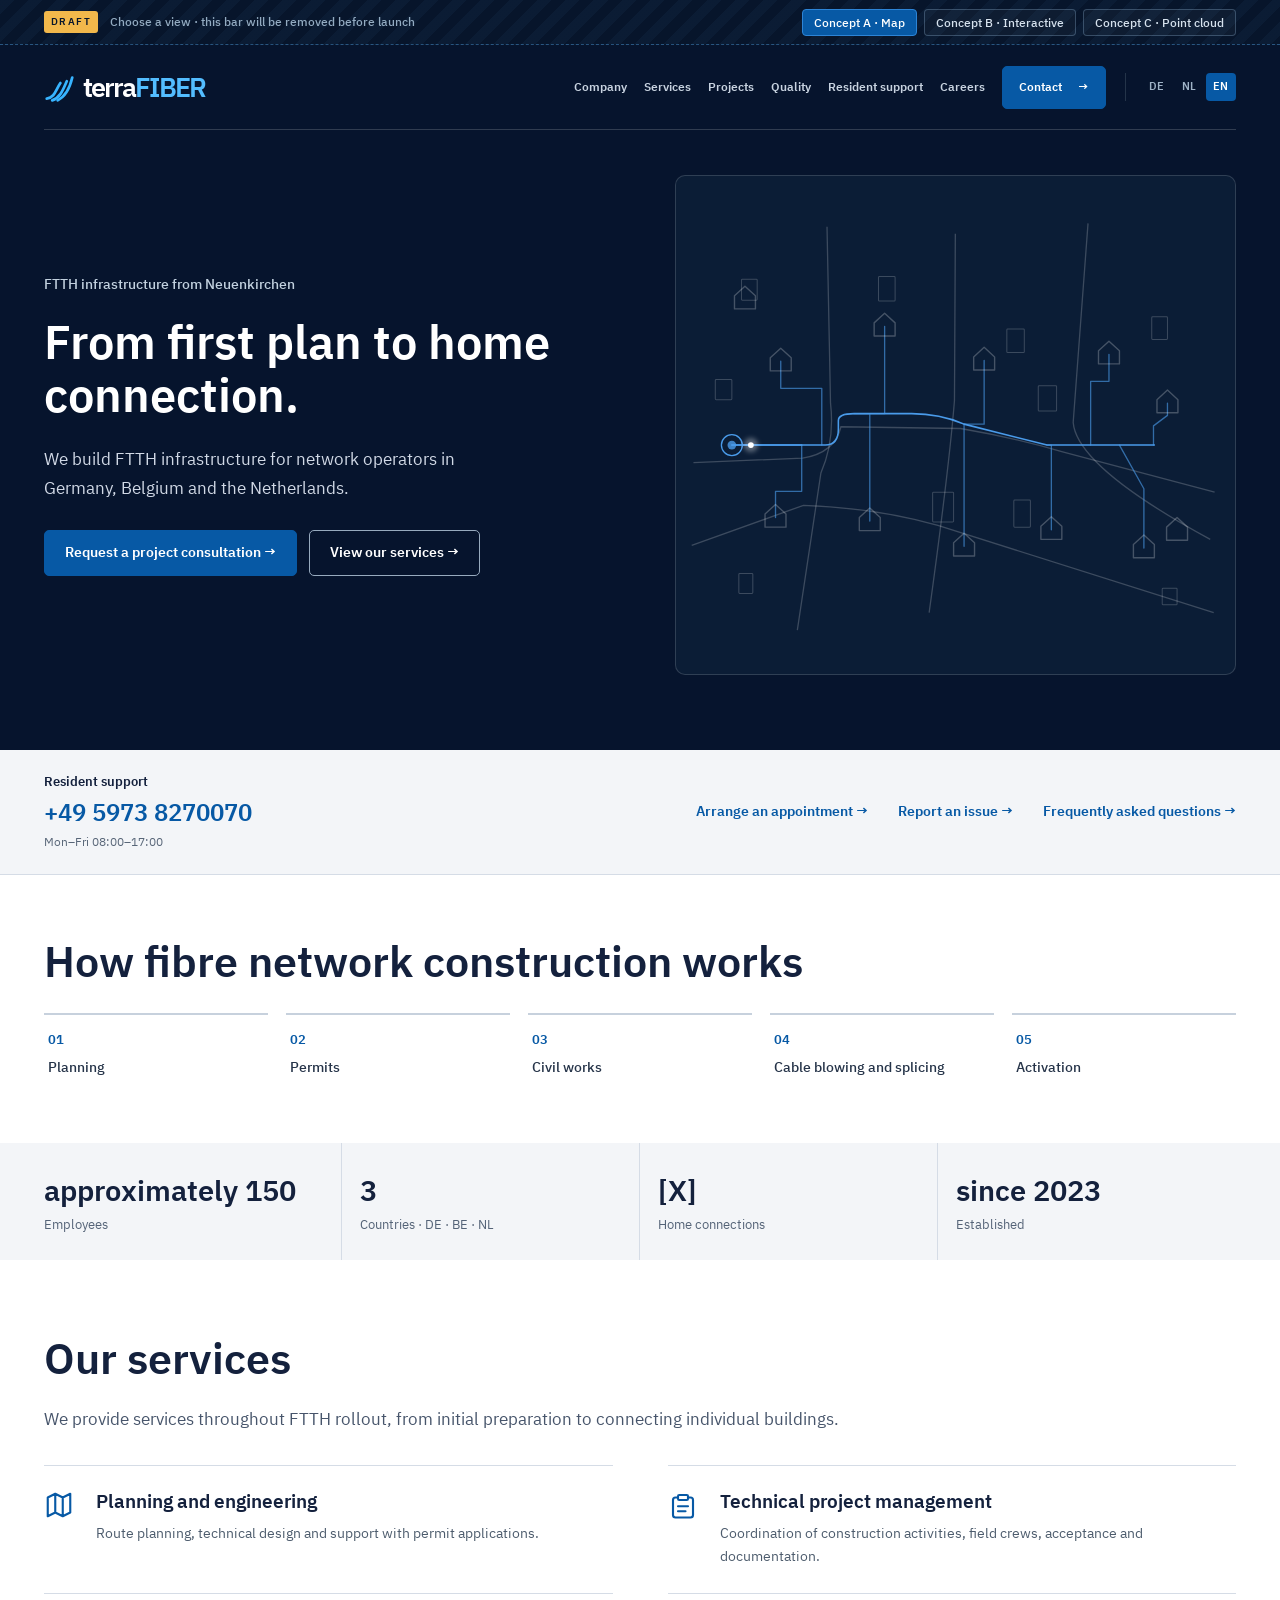
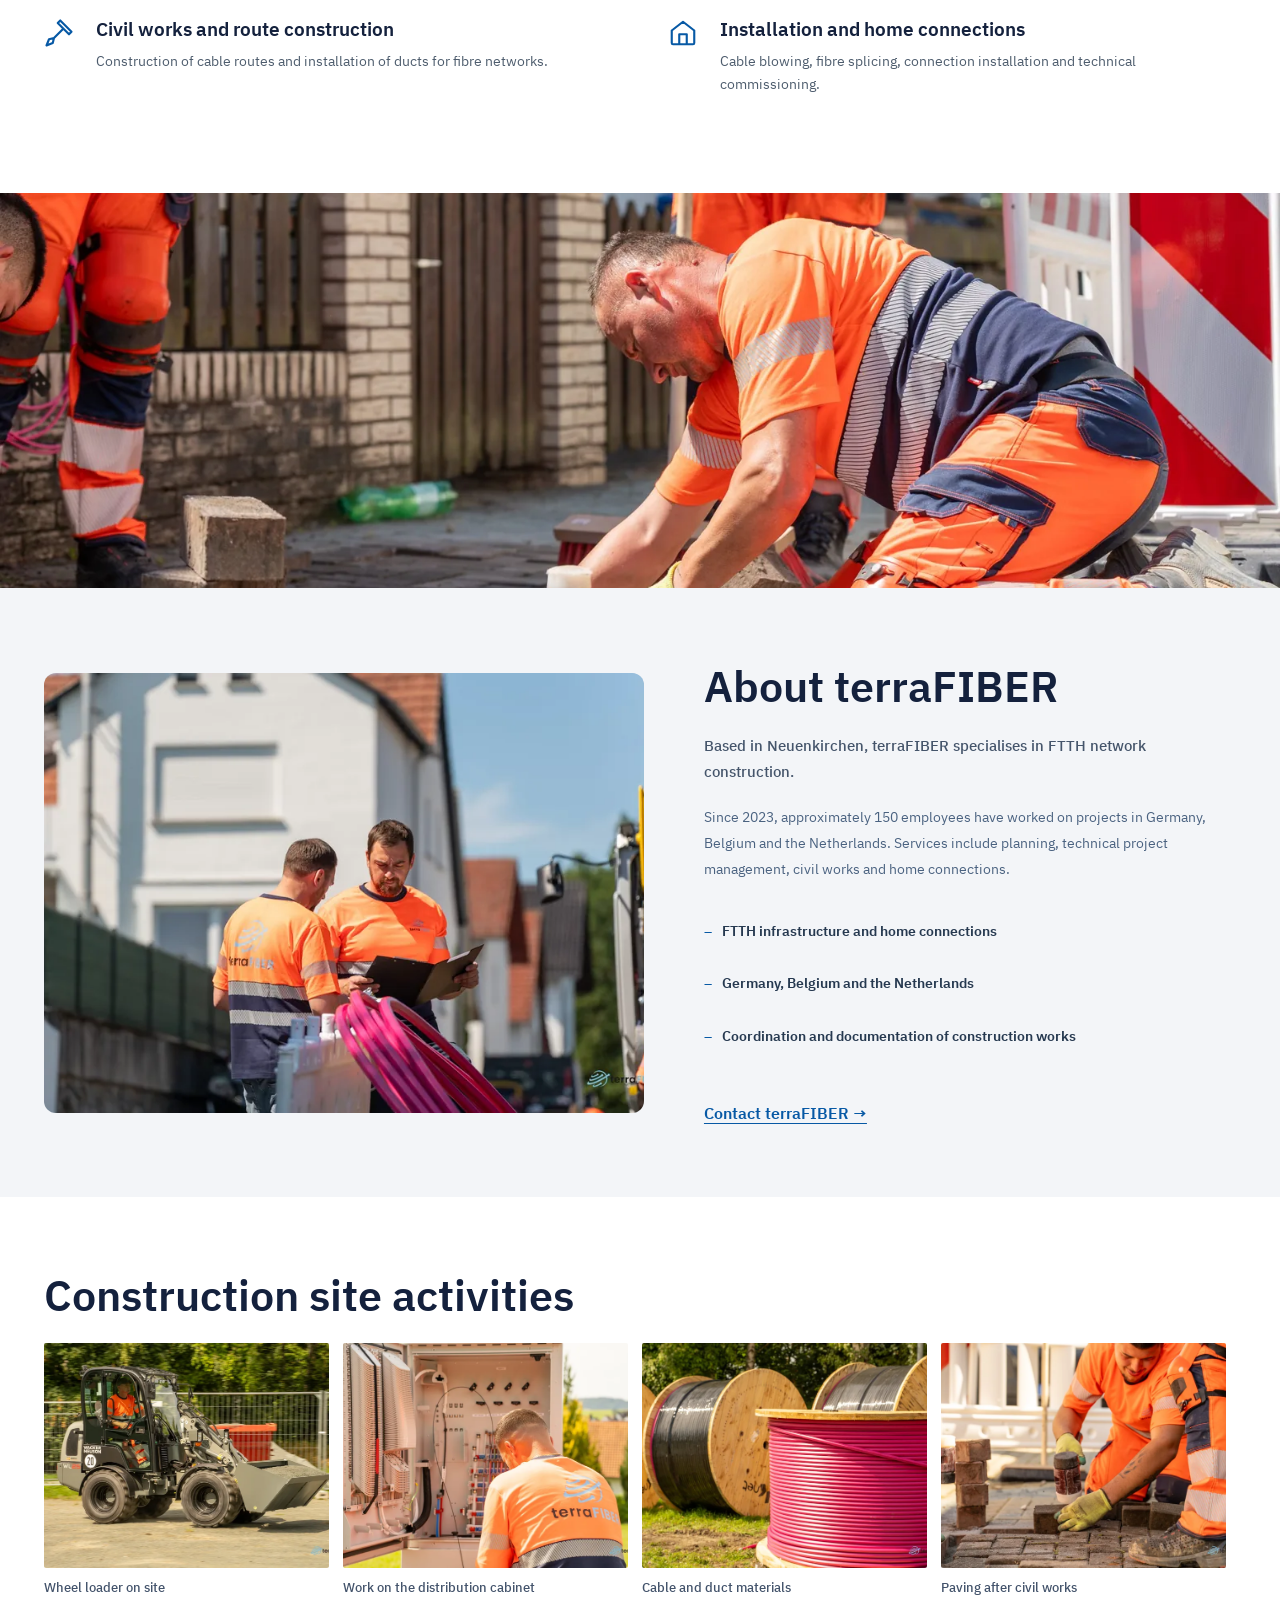
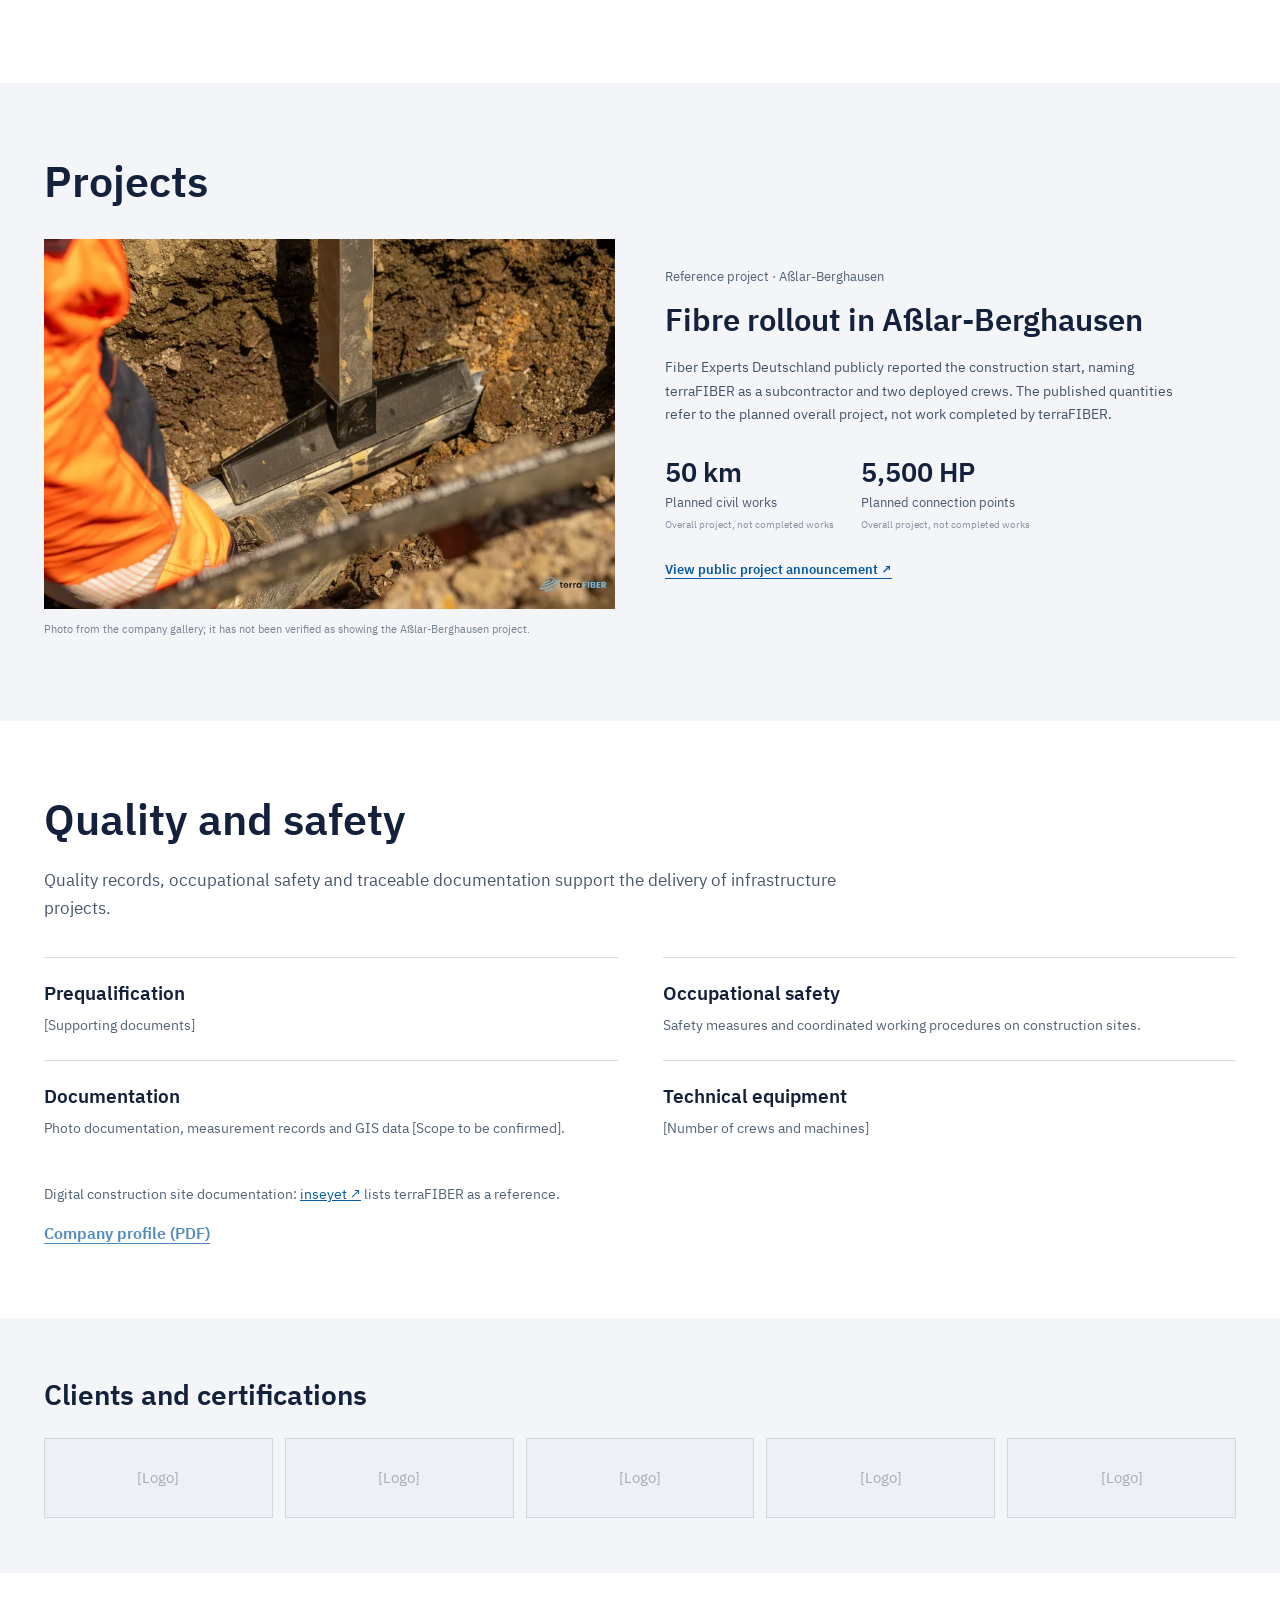
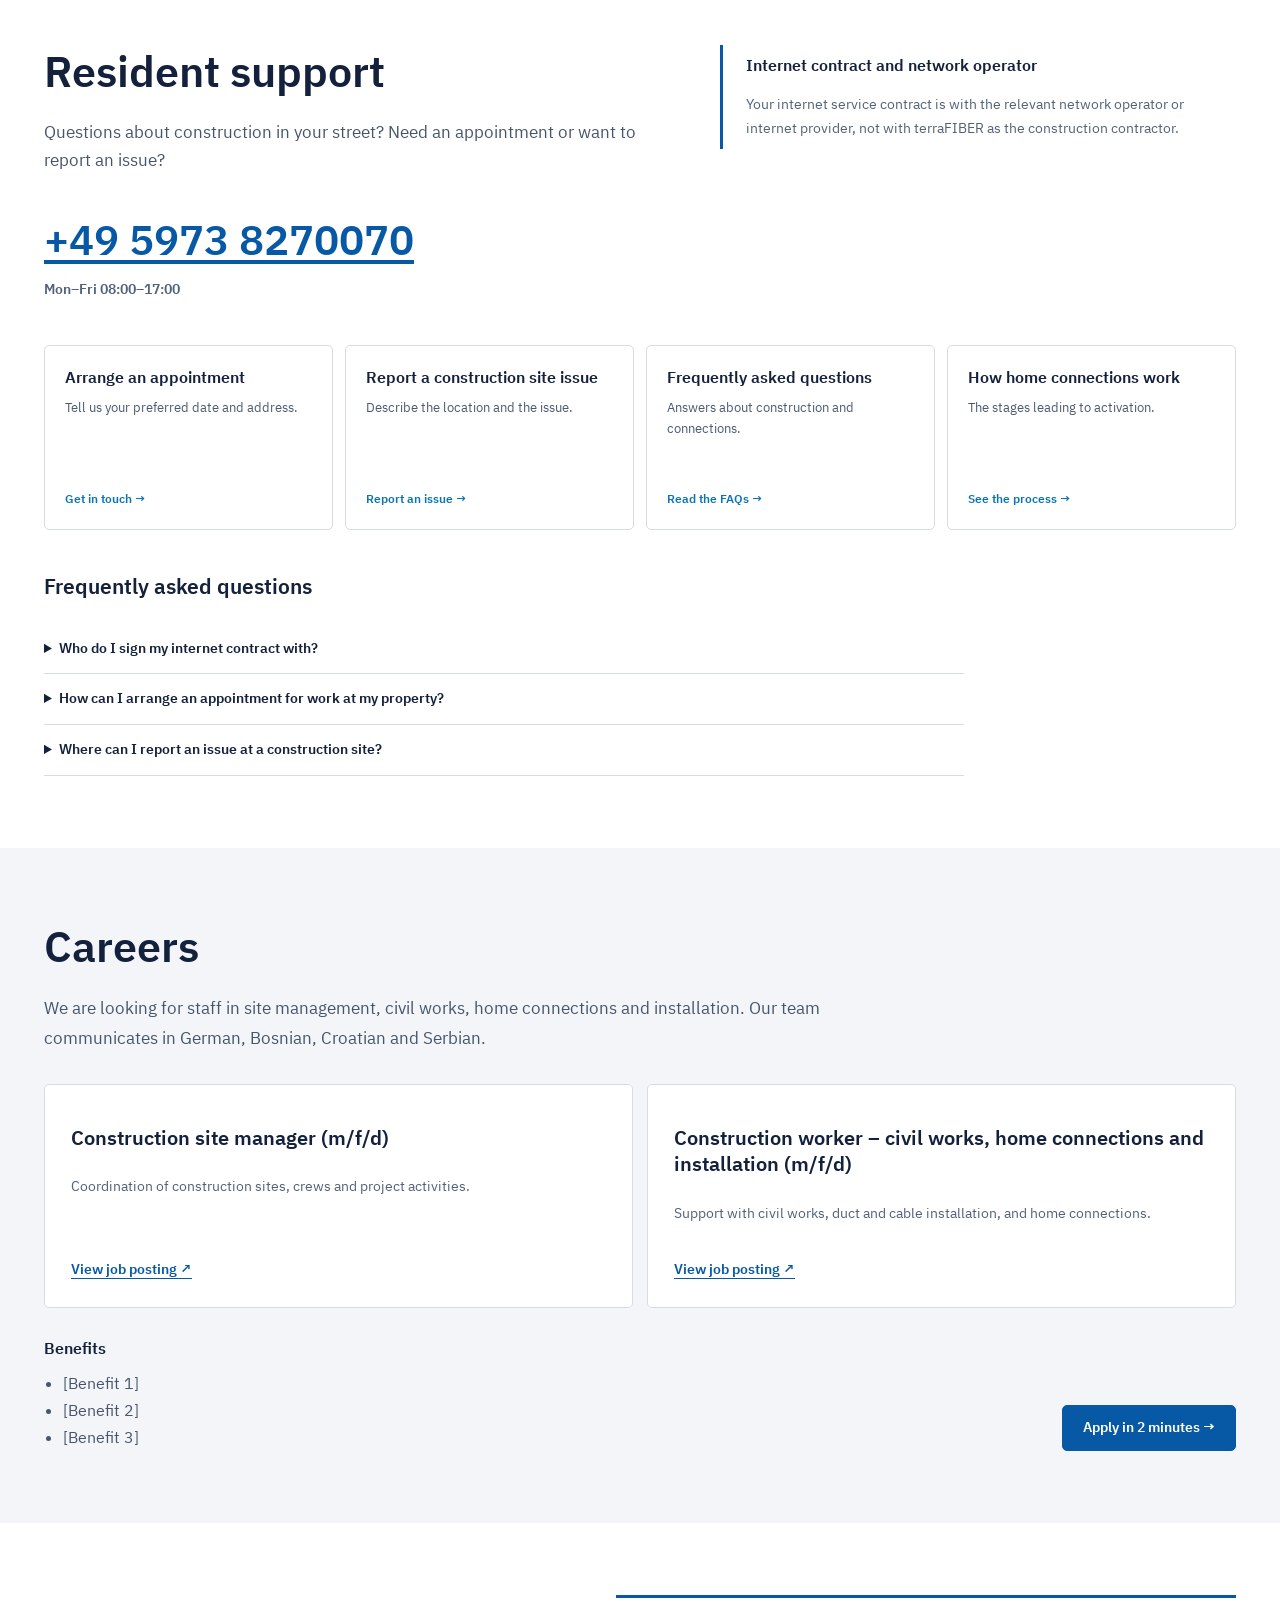
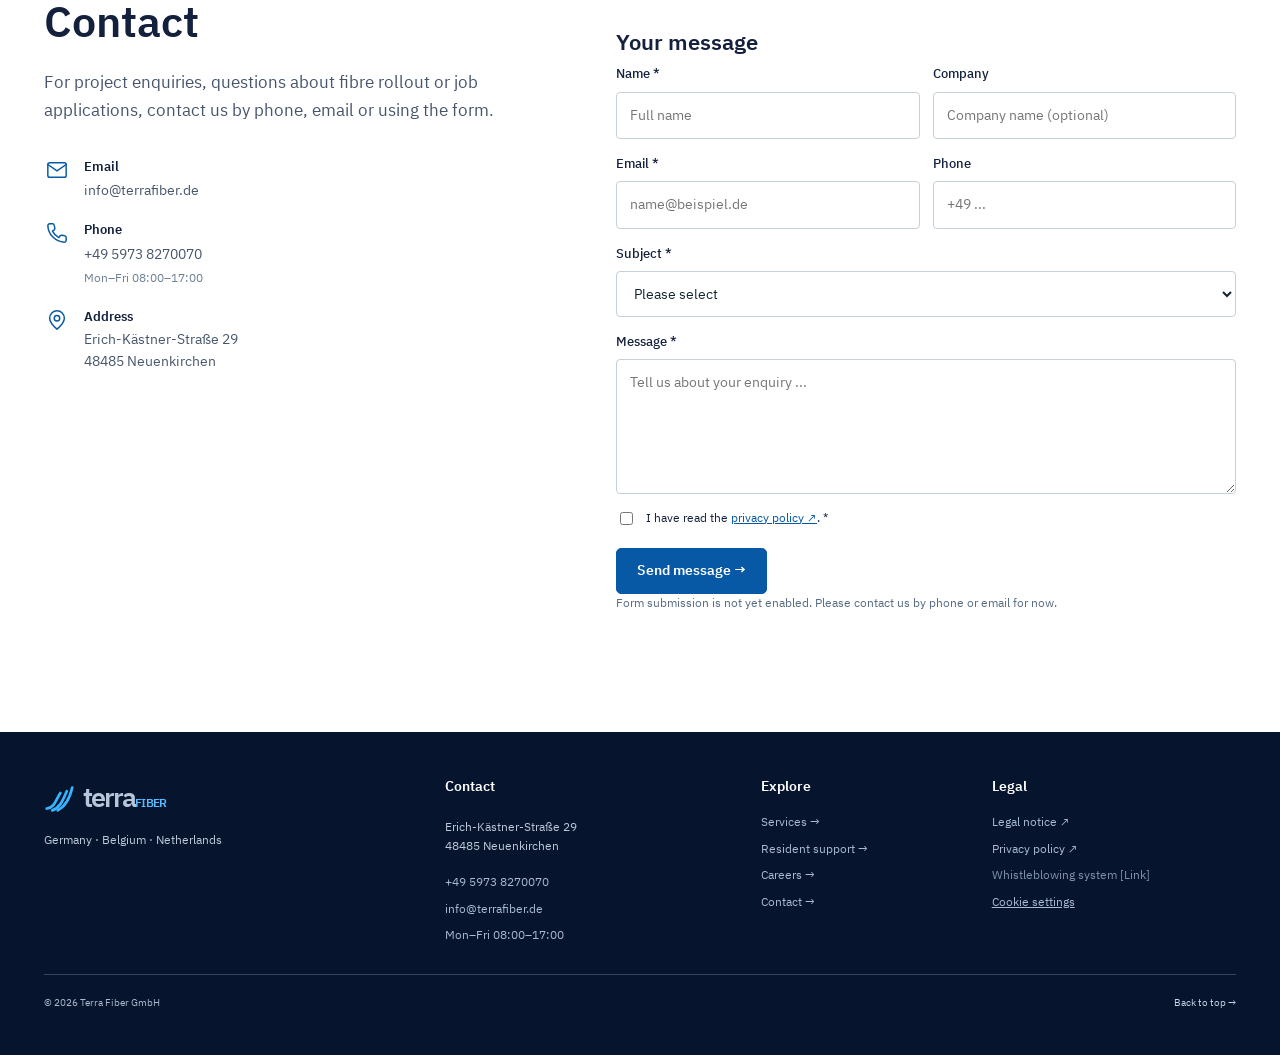
<file: en/index.html>
<!doctype html>
<html lang="en">
<head>
<meta charset="utf-8">
<meta name="viewport" content="width=device-width, initial-scale=1">
<meta name="robots" content="noindex,nofollow,noarchive">
<meta name="terra-preview-build" content="v9-infrastructure-editorial-2026-10-10">
<meta name="theme-color" content="#061329">
<link rel="icon" href="/favicon.ico?v=2" sizes="48x48">
<link rel="icon" href="/favicon.svg?v=2" type="image/svg+xml">
<link rel="apple-touch-icon" href="/apple-touch-icon.png?v=2">
<link rel="manifest" href="/site.webmanifest">
<meta name="description" content="terraFIBER builds FTTH infrastructure for network operators in Germany, Belgium and the Netherlands – planning, civil works, installation and home connections.">
<meta property="og:type" content="website">
<meta property="og:site_name" content="terraFIBER">
<meta property="og:title" content="terraFIBER · Fibre networks from first plan to home connection">
<meta property="og:description" content="terraFIBER builds FTTH infrastructure for network operators in Germany, Belgium and the Netherlands – planning, civil works, installation and home connections.">
<meta property="og:url" content="https://terrafiber.pages.dev/en/">
<meta property="og:locale" content="en_GB">
<meta property="og:image" content="https://terrafiber.pages.dev/assets/share-card-en.jpg?v=1">
<meta property="og:image:type" content="image/jpeg">
<meta property="og:image:width" content="1200">
<meta property="og:image:height" content="630">
<meta property="og:image:alt" content="terraFIBER – From first plan to home connection.">
<meta name="twitter:card" content="summary_large_image">
<title>terraFIBER · Fibre networks from first plan to home connection</title>
<link rel="alternate" hreflang="de" href="https://terrafiber.pages.dev/">
<link rel="alternate" hreflang="en" href="https://terrafiber.pages.dev/en/">
<link rel="alternate" hreflang="nl" href="https://terrafiber.pages.dev/nl/">
<style>
:root{--bg:#07152b;--bg2:#0d2546;--slate:#657481;--ink:#18283e;--accent:#13a5f3;--mint:#b7e9ff;--paper:#f5f8fc;--line:#dbe7f2;--max:1192px;--shadow:0 26px 65px rgba(13,38,38,.1)}
*{box-sizing:border-box}html{scroll-behavior:smooth}body{margin:0;color:var(--ink);background:#fff;font-family:Inter,-apple-system,BlinkMacSystemFont,"Segoe UI",Arial,sans-serif;line-height:1.55;-webkit-font-smoothing:antialiased}button,input,textarea,select{font:inherit}a{color:inherit;text-decoration:none}button{cursor:pointer}svg{display:block}::selection{background:var(--accent);color:#0b1a22}:focus-visible{outline:3px solid #0f83d8;outline-offset:3px}.wrap{width:min(calc(100% - 64px),var(--max));margin-inline:auto}.smallcaps{font-size:12px;text-transform:uppercase;letter-spacing:.19em;font-weight:800}.eyebrow{display:flex;align-items:center;gap:10px;color:#406680}.eyebrow::before{content:"";height:7px;width:7px;background:#5498bc;border-radius:50%}.section{padding:110px 0}.section-title{font-size:clamp(35px,5vw,62px);line-height:1.09;letter-spacing:-.058em;font-weight:750;margin:16px 0 21px}.muted{color:#667682}.light-muted{color:#a8bdc7}.section-intro{font-size:18px;max-width:620px;color:#697780;line-height:1.7}.pill{display:inline-flex;align-items:center;gap:10px;border-radius:100px;padding:8px 14px;font-weight:700;letter-spacing:.09em;font-size:11px}.btn{display:inline-flex;align-items:center;justify-content:center;gap:16px;min-height:53px;padding:0 24px;border-radius:8px;font-size:14px;font-weight:760;border:1px solid transparent;transition:transform .2s,background .2s,border-color .2s}.btn:hover{transform:translateY(-2px)}.btn-primary{background:var(--accent);color:#0e1920}.btn-primary:hover{background:#9ddbfa}.btn-outline{border-color:#4d6686;color:white;background:transparent}.btn-outline:hover{border-color:white}.btn-dark{background:#13253c;color:white}.btn-dark:hover{background:#1c3555}.btn svg{width:17px;height:17px}
.preview-bar{height:31px;background:#d4eeff;color:#123f66;display:flex;align-items:center;justify-content:center;font-size:10px;font-weight:800;letter-spacing:.17em;text-transform:uppercase}.top{background:var(--bg);color:#d3dbe6}.nav{height:85px;display:flex;align-items:center;justify-content:space-between;gap:25px;border-bottom:1px solid rgba(219,248,251,.1)}.logo{display:inline-flex;align-items:baseline;white-space:nowrap;color:white;font-size:27px;font-weight:820;letter-spacing:-.075em}.logo .logo-emphasis{color:var(--accent);font-weight:820;letter-spacing:-.064em}.logo-mark{width:19px;height:26px;border-left:4px solid var(--accent);border-radius:10px 0 0 10px;transform:rotate(26deg) translateY(5px);margin-right:4px}.logo small{display:block;font-size:7px;text-transform:uppercase;letter-spacing:.2em;color:#7f97b6;margin:3px 0 0 12px}.navlinks{display:flex;align-items:center;gap:30px}.navlinks a:not(.btn){font-size:12px;color:#c8d3e0;font-weight:640;transition:color .2s}.navlinks a:not(.btn):hover{color:var(--accent)}.nav .btn{min-height:43px;font-size:12px;padding:0 16px}.mobile-toggle{display:none;align-items:center;justify-content:center;height:44px;width:44px;background:none;border:1px solid rgba(255,255,255,.2);border-radius:7px;color:white}
.hero{background:var(--bg);color:white;position:relative;overflow:hidden}.hero::before{content:"";position:absolute;width:650px;height:650px;border-radius:50%;right:-280px;top:-150px;filter:blur(60px);background:radial-gradient(circle,rgba(104,170,129,.13),transparent 70%);pointer-events:none}.hero-inner{display:grid;grid-template-columns:1.03fr .97fr;min-height:645px;align-items:center;gap:38px;padding:43px 0 84px}.hero .pill{background:rgba(194,243,107,.09);color:var(--accent);border:1px solid rgba(194,243,107,.19)}h1{font-size:clamp(54px,6.2vw,91px);line-height:1.01;letter-spacing:-.069em;font-weight:760;margin:30px 0 28px}h1 em{font-style:normal;color:var(--accent)}.hero-desc{font-size:17px;line-height:1.85;color:#acbbcf;max-width:500px}.hero-actions{display:flex;gap:12px;flex-wrap:wrap;margin-top:33px}.hero-foot{display:flex;gap:22px;align-items:center;margin-top:56px;color:#7f97b6;font-size:11px;font-weight:700;letter-spacing:.08em;text-transform:uppercase}.hero-foot span{display:flex;align-items:center;gap:9px}.hero-foot i{display:block;width:5px;height:5px;border:1px solid #6788a8;border-radius:50%}.hero-art{position:relative;min-height:500px;display:flex;align-items:center;justify-content:center}.art-canvas{position:relative;width:100%;height:510px;border:1px solid rgba(183,234,192,.13);border-radius:14px;background:radial-gradient(circle at 80% 25%,rgba(188,239,110,.09),transparent 35%),linear-gradient(155deg,#17273c,#0c222d 62%,#102136);overflow:hidden;box-shadow:0 25px 90px rgba(0,0,0,.22)}.art-grid{position:absolute;inset:0;background-image:linear-gradient(rgba(183,233,224,.06) 1px,transparent 1px),linear-gradient(90deg,rgba(183,233,224,.06) 1px,transparent 1px);background-size:34px 34px;mask-image:linear-gradient(to bottom,black,transparent 98%)}.diagram{position:absolute;inset:0;width:100%;height:100%}.art-badge{position:absolute;z-index:2;top:24px;left:24px;background:rgba(9,29,36,.78);border:1px solid rgba(169,220,192,.22);padding:14px 17px;border-radius:9px;backdrop-filter:blur(9px);color:#d8dfe8}.art-badge strong{display:block;font-size:16px;letter-spacing:.03em}.art-badge span{display:block;color:#889fba;font-size:10px;text-transform:uppercase;letter-spacing:.14em;margin-top:3px}.art-side{position:absolute;right:19px;bottom:20px;width:195px;background:#bde9ff;color:#053956;padding:17px;border-radius:10px;box-shadow:0 25px 50px #04111870}.art-side span{font-weight:750;text-transform:uppercase;letter-spacing:.12em;font-size:10px}.art-side strong{font-size:22px;line-height:1.1;letter-spacing:-.04em;display:block;margin-top:10px}.hero-caption{position:absolute;bottom:19px;left:21px;color:#a8b9cd;font-size:10px;letter-spacing:.17em;text-transform:uppercase;z-index:2}.metrics{background:#eaf3fa}.metrics-inner{display:grid;grid-template-columns:repeat(3,1fr);gap:0}.metric{padding:30px 40px;border-right:1px solid #cfdce9}.metric:first-child{padding-left:0}.metric:last-child{border:none}.metric b{display:block;font-size:25px;letter-spacing:-.04em;color:#101f31}.metric p{margin:2px 0 0;color:#6a7b75;font-size:12px;font-weight:650}
.services-header{display:flex;justify-content:space-between;align-items:end;gap:30px}.services-grid{display:grid;grid-template-columns:repeat(4,1fr);gap:14px;margin-top:48px}.service{border:1px solid #dfe9f3;background:#f7faff;border-radius:12px;min-height:305px;padding:28px 25px;display:flex;flex-direction:column;position:relative;overflow:hidden;transition:transform .25s,box-shadow .25s}.service:hover{transform:translateY(-5px);box-shadow:var(--shadow)}.service .number{color:#8a9b91;font-size:11px;font-weight:750}.service-icon{height:64px;display:flex;align-items:center;color:#4b6983}.service-icon svg{width:42px;height:42px}.service h3{font-size:20px;line-height:1.23;letter-spacing:-.03em;margin:10px 0}.service p{font-size:13px;line-height:1.65;color:#64737a;margin:0}.service .arrow{display:block;margin-top:auto;padding-top:25px;color:#51758d;font-size:22px}
.about{background:var(--paper)}.about-inner{display:grid;grid-template-columns:1fr 1fr;align-items:center;gap:90px}.about-visual{min-height:430px;background:#0e305a;border-radius:12px;position:relative;overflow:hidden;box-shadow:var(--shadow)}.about-visual::before{position:absolute;inset:0;content:"";background:repeating-linear-gradient(135deg,rgba(191,238,146,.04) 0,rgba(191,238,146,.04) 2px,transparent 2px,transparent 32px)}.about-visual svg{position:absolute;inset:0;width:100%;height:100%}.about-visual .label-float{position:absolute;left:25px;right:25px;bottom:25px;color:white;background:rgba(9,22,29,.78);border:1px solid #3d5269;border-radius:9px;padding:18px 21px;backdrop-filter:blur(7px)}.label-float strong{display:block;font-size:18px}.label-float span{display:block;font-size:11px;color:#b0c0d1;margin-top:6px}.checks{display:grid;gap:15px;margin:30px 0}.checks li{list-style:none;padding-left:30px;position:relative;font-size:14px;font-weight:600}.checks li::before{content:"✓";position:absolute;left:0;top:0;color:#385f7d;font-weight:900}.about .smallcaps{color:#466a8b}.about .btn{margin-top:9px}
.project{background:#fff}.project-flex{display:grid;grid-template-columns:.95fr 1.05fr;gap:38px;align-items:stretch;margin-top:44px;background:#0c2a51;border-radius:13px;overflow:hidden;color:white}.project-visual{min-height:360px;position:relative;background:radial-gradient(circle at 63% 35%,#273b55,#122236 65%);overflow:hidden}.project-visual svg{width:100%;height:100%;position:absolute;inset:0}.project-badge{position:absolute;left:28px;top:28px;color:#85d5ff;border:1px solid #7296ae;padding:7px 12px;background:#15273e;border-radius:100px;font-weight:750;font-size:10px;letter-spacing:.1em;text-transform:uppercase}.project-body{padding:56px 46px 47px 10px}.project-body .smallcaps{color:var(--accent)}.project-body h3{font-size:34px;line-height:1.12;letter-spacing:-.045em;margin:12px 0 14px}.project-body p{font-size:14px;line-height:1.8;color:#aebed1;max-width:520px}.project-figures{display:flex;gap:32px;flex-wrap:wrap;margin:30px 0 27px}.project-figures strong{display:block;font-size:25px;color:white}.project-figures span{display:block;color:#8ba2bd;font-size:11px}.project-figures em{color:#9aceeb;font-size:10px;font-style:normal;display:block;margin-top:2px}.source-link{color:var(--accent);font-size:12px;font-weight:750;text-decoration:underline;text-underline-offset:4px}.source-link:hover{color:#fff}.disclaimer{font-size:11px;color:#748482;margin-top:15px}
.quality{background:var(--paper)}.quality-flex{display:grid;grid-template-columns:1fr 1fr;gap:80px}.quality-list{display:grid;gap:15px;margin-top:25px}.quality-item{display:flex;gap:16px;align-items:flex-start;background:#fff;border-radius:10px;border:1px solid #e0e7ed;padding:20px}.quality-item .qi{background:#e9f3fc;color:#375570;border-radius:9px;display:grid;place-items:center;min-width:43px;height:43px;font-weight:800}.quality-item strong{font-size:15px}.quality-item p{margin:4px 0 0;font-size:12px;color:#6b797d}.quality-quote{position:relative;background:#dbeeff;border-radius:14px;min-height:410px;padding:48px;display:flex;flex-direction:column;justify-content:space-between}.quality-quote .decor{font-size:85px;line-height:1;color:#6d9bb7;font-family:Georgia,serif}.quality-quote blockquote{padding:0;margin:0;font-size:30px;line-height:1.34;letter-spacing:-.035em;font-weight:650;color:#1a2b3a}.quality-quote p{color:#46627b;font-size:13px;margin:12px 0 0}
.career{background:#0b2343;color:white}.career-content{display:flex;align-items:center;justify-content:space-between;gap:50px}.career .smallcaps{color:var(--accent)}.career .section-title{max-width:650px}.career p{max-width:590px;color:#a2b4ca;line-height:1.8}.career-actions{flex:0 0 auto}.career .note{color:#839bb8;font-size:11px}
.contact{background:#fff}.contact-flex{display:grid;grid-template-columns:1fr .92fr;gap:85px}.contact-info{display:grid;gap:19px;margin-top:35px}.contact-info a{transition:color .2s}.contact-info a:hover{color:#486d8b}.contact-line{display:flex;gap:15px;align-items:flex-start}.contact-line .small-icon{width:40px;height:40px;border-radius:9px;background:#edf6fe;display:grid;place-items:center;flex:none;color:#46657f}.contact-line .small-icon svg{width:19px;height:19px}.contact-line strong{display:block;font-size:13px}.contact-line span{display:block;font-size:14px;color:#687780;margin-top:2px}.contact-form{background:#f5f9fe;border:1px solid #dde6ec;padding:32px;border-radius:13px}.contact-form h3{font-size:23px;margin:0 0 5px;letter-spacing:-.04em}.contact-form p{font-size:12px;color:#71817f;margin:0 0 21px}.form-grid{display:grid;grid-template-columns:1fr 1fr;gap:13px}.form-field{display:grid;gap:7px;margin-bottom:15px}.form-field label{font-size:11px;font-weight:800}.form-field input,.form-field textarea{width:100%;border:1px solid #cedae3;border-radius:7px;background:#fff;color:#112630;padding:12px 13px;outline:none;font-size:13px;resize:vertical}.form-field input:focus,.form-field textarea:focus{border-color:#567c99;box-shadow:0 0 0 3px #9ad2f240}.form-note{font-size:10px;color:#6b7c73;margin-top:13px;line-height:1.6}
footer{background:#07152b;color:#bac8d8;padding:44px 0}.footer-top{display:flex;justify-content:space-between;gap:30px;align-items:center}.footer-top .logo{font-size:24px}.footer-nav{display:flex;gap:22px;align-items:center;flex-wrap:wrap}.footer-nav a{font-size:11px;color:#93a8c1}.footer-nav a:hover{color:var(--accent)}.footer-bottom{margin-top:29px;padding-top:20px;border-top:1px solid #ffffff1a;display:flex;justify-content:space-between;gap:20px;font-size:10px;color:#6a87aa}.to-top{display:inline-flex;gap:5px;align-items:center;color:#c7d6e6}
@media(max-width:1000px){.navlinks{gap:18px}.navlinks a:not(.btn){font-size:11px}.hero-inner{gap:15px}.services-grid{grid-template-columns:repeat(2,1fr)}.service{min-height:250px}.about-inner{gap:40px}.quality-flex{gap:35px}.contact-flex{gap:40px}}
@media(max-width:760px){.wrap{width:min(calc(100% - 34px),var(--max))}.preview-bar{font-size:8px}.nav{height:68px}.logo{font-size:23px}.mobile-toggle{display:flex}.navlinks{display:none;position:absolute;left:0;right:0;top:99px;background:#0a1b36;z-index:10;flex-direction:column;align-items:stretch;padding:25px 21px 29px;border-bottom:1px solid #36485d;gap:17px;box-shadow:0 20px 35px #07111fe0}.navlinks.open{display:flex}.navlinks a:not(.btn){font-size:15px}.hero-inner{grid-template-columns:1fr;min-height:0;padding:52px 0 60px}.hero-art{min-height:390px;margin-top:27px}.art-canvas{height:410px}.hero-foot{margin-top:31px}.hero h1{font-size:clamp(52px,12vw,76px)}.hero-desc{font-size:16px}.metrics-inner{grid-template-columns:1fr 1fr}.metric{padding:18px 5px 18px 20px}.metric:first-child{padding-left:0}.metric:last-child{border-right:none;grid-column:1 / -1;border-top:1px solid #cfdce9;padding-left:0}.metric b{font-size:21px}.section{padding:73px 0}.section-title{font-size:clamp(34px,9vw,48px)}.services-header{display:block}.services-grid{gap:12px;margin-top:30px}.service{padding:22px 19px}.about-inner,.project-flex,.quality-flex,.contact-flex{grid-template-columns:1fr}.about-visual{min-height:340px;order:2}.project-body{padding:0 26px 34px}.project-visual{min-height:265px}.project-body h3{font-size:28px}.quality-quote{min-height:320px;padding:32px}.quality-quote blockquote{font-size:26px}.career-content{display:block}.career-actions{margin-top:25px}.contact-flex{gap:40px}.footer-top{align-items:flex-start;flex-direction:column}.footer-bottom{flex-direction:column}}
@media(max-width:455px){.services-grid{grid-template-columns:1fr}.service{min-height:218px}.form-grid{grid-template-columns:1fr;gap:0}.contact-form{padding:23px}.hero .btn{width:100%}.art-side{width:155px}.art-side strong{font-size:19px}.metrics-inner{grid-template-columns:1fr}.metric,.metric:first-child,.metric:last-child{border-right:0;border-top:1px solid #cfdce9;grid-column:1;padding-left:0}.metric:first-child{border-top:0}.quality-quote blockquote{font-size:24px}}
@media(prefers-reduced-motion:reduce){html{scroll-behavior:auto}*,*::before,*::after{animation-duration:.01ms!important;transition-duration:.01ms!important}}

/* V2 Brand continuity: colors inspired by the existing terraFIBER homepage and blue optical-fiber hero image. */
:root{--bg:#07152b;--bg2:#0b2444;--ink:#15253d;--accent:#18a5f3;--paper:#f4f8fc;--line:#dce6f2;--shadow:0 25px 65px rgba(7,34,78,.10)}
body{color:var(--ink)}
.preview-bar{background:#d7edff;color:#11527e;letter-spacing:.16em}
.top,.hero{background:#06142d}
.hero::before{background:radial-gradient(circle,rgba(17,112,232,.22),transparent 70%)}
.hero .pill{color:#96d8ff;background:rgba(20,166,246,.10);border-color:rgba(90,184,255,.24)}
.hero h1 em{color:#56bfff}
.logo{letter-spacing:-.073em}.logo .logo-emphasis{color:#53bdff}.fiber-symbol{color:#37b4ff;margin-right:8px;transform:translateY(7px);flex-shrink:0}
.navlinks a:not(.btn):hover{color:#7ed2ff}
.btn-primary{background:#109eea;color:#ffffff}.btn-primary:hover{background:#37b9ff}
.btn-dark{background:#0b3766;color:white}.btn-dark:hover{background:#13518c}
.hero-foot i{border-color:#2a94df}
.art-canvas{background:radial-gradient(circle at 83% 23%,rgba(0,155,255,.20),transparent 40%),linear-gradient(155deg,#0e2b5e,#051832 62%,#0c2856);border-color:rgba(91,172,251,.25)}
.art-grid{background-image:linear-gradient(rgba(69,166,243,.08) 1px,transparent 1px),linear-gradient(90deg,rgba(69,166,243,.08) 1px,transparent 1px)}
.art-badge{background:rgba(7,28,63,.81);border-color:rgba(80,175,251,.3)}
.art-badge strong{font-size:14px;color:#d3eaff}.art-badge span{color:#8bb9dd}
.art-side{background:#c5eaff;color:#083153}.art-side strong{color:#083153}
.metrics{background:#eaf4fc}.metric{border-right-color:#d1dfed}.metric b{color:#14375d}
.eyebrow{color:#1977ad}.eyebrow::before{background:#149ceb}
.service{background:#f7faff;border-color:#e1eaf4}.service-icon,.service .arrow{color:#207cbd}
.about{background:#f4f8fc}.about-visual{background:#0b2a58}.label-float{border-color:#2c629c}
.checks li::before{color:#198bc9}.about .smallcaps{color:#1b79bd}
.project-flex{background:#0b2447}.project-visual{background:radial-gradient(circle at 60% 37%,#154a7d,#06192f 68%)}
.project-badge{color:#a8deff;background:#103762;border-color:#2d83bc}
.project-body .smallcaps,.source-link{color:#8cceff}
.quality-quote{background:#e0f0fd}.quality-quote .decor{color:#86c8ee}
.contact{background:#ffffff}.contact-form{background:#f4f8fc;border-color:#dce6f2}
.section-intro{color:#66788b}
::selection{background:#91d6ff;color:#07172c}
:focus-visible{outline-color:#1a96df}
/* Original logo asset to be substituted after approval; text rendition is a temporary concept. */

.photo-frame,.project-photo-card,.gallery-card{position:relative;overflow:hidden}
.photo-frame{min-height:460px;border-radius:34px;background-size:cover;background-position:center;box-shadow:0 28px 70px rgba(8,25,42,.16)}
.photo-frame::after,.project-photo-card::after,.gallery-card::after{content:"";position:absolute;inset:0;background:linear-gradient(180deg,rgba(5,18,35,.06),rgba(5,18,35,.45));pointer-events:none}
.about-visual.photo-based{position:relative}
.about-visual.photo-based .label-float{position:absolute;left:24px;bottom:24px;z-index:2}
.project-photo-card{height:100%;min-height:400px;border-radius:28px;border:1px solid #d4e5f5;background:#dbeaf7;box-shadow:0 26px 65px rgba(13,38,38,.1)}
.project-photo-card img{position:absolute;inset:0;width:100%;height:100%;object-fit:cover;display:block}
.project-photo-card .project-badge{position:absolute;left:18px;top:18px;z-index:2}
.gallery-preview{background:linear-gradient(180deg,#f7fbff 0%,#eef5fb 100%)}
.gallery-grid{display:grid;grid-template-columns:repeat(12,1fr);gap:20px;margin-top:34px}
.gallery-card{margin:0;min-height:210px;border-radius:24px;border:1px solid #d4e5f5;background:#d7e7f6;box-shadow:0 18px 50px rgba(13,38,38,.08)}
.gallery-card img{position:absolute;inset:0;width:100%;height:100%;object-fit:cover;display:block}
.gallery-card.large{grid-column:span 5;min-height:280px}
.gallery-card.medium{grid-column:span 4}
.gallery-card.small{grid-column:span 3}
.gallery-card .gallery-caption{position:absolute;left:16px;bottom:16px;right:16px;z-index:2;color:#fff;font-size:13px;font-weight:700;letter-spacing:.03em;text-shadow:0 1px 10px rgba(0,0,0,.35)}
.diagram .fiber-halo{animation:fiberHalo 3.8s ease-in-out infinite;transform-origin:center}
.diagram .fiber-core{animation:fiberCorePulse 3.8s ease-in-out infinite}
.diagram .fiber-highlights{stroke-dasharray:3 45;animation:fiberFlow 9s linear infinite;opacity:.8}
.diagram .signal-link{animation:linkPulse 4.4s ease-in-out infinite}
.diagram .pulse-node{transform-origin:center;animation:nodePulse 3.2s ease-in-out infinite}
.diagram .signal-dot{transform-origin:center;animation:dotBlink 2.8s ease-in-out infinite}
@keyframes fiberHalo{0%,100%{opacity:.16}50%{opacity:.34}}
@keyframes fiberCorePulse{0%,100%{filter:drop-shadow(0 0 0 rgba(84,201,255,.0))}50%{filter:drop-shadow(0 0 8px rgba(84,201,255,.55)) drop-shadow(0 0 18px rgba(84,201,255,.32))}}
@keyframes fiberFlow{from{stroke-dashoffset:0}to{stroke-dashoffset:-104}}
@keyframes nodePulse{0%,100%{transform:scale(1);filter:drop-shadow(0 0 0 rgba(99,199,255,0))}50%{transform:scale(1.11);filter:drop-shadow(0 0 10px rgba(99,199,255,.65))}}
@keyframes dotBlink{0%,100%{transform:scale(1);opacity:.95}50%{transform:scale(1.22);opacity:1;filter:drop-shadow(0 0 7px rgba(84,201,255,.75))}}
@keyframes linkPulse{0%,100%{opacity:.72}50%{opacity:1}}
@media (max-width: 980px){.gallery-card.large,.gallery-card.medium,.gallery-card.small{grid-column:span 6}.photo-frame{min-height:360px}.project-photo-card{min-height:340px}}
@media (max-width: 640px){.gallery-grid{grid-template-columns:1fr}.gallery-card.large,.gallery-card.medium,.gallery-card.small{grid-column:span 1;min-height:220px}.photo-frame{min-height:300px}}

@media(prefers-reduced-motion:reduce){.diagram .fiber-halo,.diagram .fiber-core,.diagram .fiber-highlights,.diagram .signal-link,.diagram .pulse-node,.diagram .signal-dot{animation:none!important}}

/* V7: technical FTTH network with multiple small, gently glowing signal dots. */
.preview-bar{height:24px;background:#17365a;color:#aecce4;font-size:9px;letter-spacing:.14em}
.art-side{width:157px;padding:13px 14px;right:18px;bottom:18px;border-radius:9px}
.art-side span{font-size:9px;letter-spacing:.10em}
.art-side strong{font-size:18px;margin-top:8px;line-height:1.12}
.art-grid{opacity:.6}
.diagram .fiber-halo{animation:none!important;opacity:.11}
.diagram .fiber-core{animation:none!important;filter:none!important}
.diagram .fiber-highlights{animation:none!important;stroke-dasharray:none;opacity:.14}
.diagram .pulse-node,.diagram .signal-dot{animation:none!important;transform:none!important;filter:none!important;opacity:1}
.diagram .network-links{animation:none!important}
.diagram #fiber-particles-main,.diagram #fiber-particles-branches,.diagram .network-active-halos,.diagram .house-active-halos{pointer-events:none}
@media(prefers-reduced-motion:reduce){
  .diagram #fiber-particles-main,.diagram #fiber-particles-branches{display:none!important}
}

/* v8 — spacing, accessible resident service, editorial grids, responsive layout. */
.section{padding:78px 0}
.section-title{margin:12px 0 16px}
.section-intro{font-size:16px;line-height:1.72}
.preview-bar{height:auto;min-height:24px;padding:5px 16px;font-size:9px;line-height:1.45;text-align:center}
.citizen-topline{background:#edf5fc;color:#174668;border-bottom:1px solid #cbdce9}
.citizen-topline-inner{min-height:43px;display:flex;align-items:center;gap:20px;justify-content:space-between;padding:6px 0;font-size:12px;font-weight:680}
.citizen-topline-title{color:#0c4b80}
.citizen-topline a:hover{text-decoration:underline}
.citizen-topline-phone{font-weight:850;white-space:nowrap}
.citizen-topline-hours{white-space:nowrap;color:#4f708e}
.language-switch{display:inline-flex;align-items:center;gap:4px;white-space:nowrap}
.language-switch span{padding:3px 5px;font-weight:800;font-size:11px}
.language-switch .language-active{color:#fff;background:#115c99;border-radius:4px}
.language-switch [aria-disabled]{opacity:.48;cursor:not-allowed}
.navlinks{gap:17px}
.navlinks a:not(.btn){font-size:11px}
.hero-inner{min-height:580px;padding:38px 0 65px}
.hero .hero-actions{margin-top:33px}
.rollout{background:#fff;padding:53px 0 58px}
.rollout .section-title{font-size:clamp(27px,3.6vw,40px)}
.rollout-steps{display:grid;grid-template-columns:repeat(5,minmax(0,1fr));gap:12px;list-style:none;margin:28px 0 0;padding:0}
.rollout-steps li{border:1px solid #dce6f1;background:#f6faff;border-radius:13px;padding:17px 16px;display:flex;flex-direction:column;gap:11px;min-height:108px}
.rollout-steps b{font-size:12px;color:#2186c6}
.rollout-steps span{font-size:14px;font-weight:760;line-height:1.25;color:#183e60;overflow-wrap:anywhere}
.metrics-inner{grid-template-columns:repeat(4,minmax(0,1fr))}
.metric{padding:23px 26px}.metric b{font-size:27px}
.about-copy>p:not(.section-intro){font-size:14px;line-height:1.85;color:#4a6280;margin-top:20px}
.photo-frame{position:relative}
.photo-frame img{display:block;width:100%;height:100%;min-height:460px;object-fit:cover}
.photo-frame::after{z-index:1}
.about-visual .label-float{z-index:2}
.gallery-grid{display:grid;grid-template-columns:repeat(6,minmax(0,1fr));gap:16px}
.gallery-grid .gallery-card,.gallery-grid .gallery-card.large,.gallery-grid .gallery-card.medium,.gallery-grid .gallery-card.small{grid-column:span 2;min-height:225px}
.gallery-grid .gallery-card:first-child{grid-column:span 4;min-height:290px}
.gallery-grid .gallery-card:nth-child(2){grid-column:span 2;min-height:290px}
.gallery-card img{height:100%;width:100%;object-fit:cover}
.quality-cards{display:grid;grid-template-columns:repeat(4,minmax(0,1fr));gap:16px;margin-top:32px}
.quality-cards article{padding:23px;border:1px solid #deebf6;border-radius:16px;background:#f7faff;min-height:216px}
.quality-card-icon{color:#2785bd;font-size:12px;font-weight:850}
.quality-cards h3{font-size:19px;margin:20px 0 10px;line-height:1.3}
.quality-cards p{font-size:13px;color:#526b80;line-height:1.7;margin:0;overflow-wrap:anywhere}
.quality-support{margin-top:24px;display:flex;align-items:center;justify-content:space-between;gap:25px}
.quality-support p{font-size:14px;max-width:620px;color:#425c75}
.quality-support a:not(.btn){color:#136aa3;text-decoration:underline}
.btn-unavailable{opacity:.66;cursor:not-allowed;text-align:center;pointer-events:none;white-space:normal}
.citizen-service{background:#eaf5fd}
.citizen-lead{display:grid;grid-template-columns:1.3fr .7fr;gap:45px;align-items:center}
.citizen-lead .section-title{max-width:670px}
.citizen-bigphone{display:inline-block;font-weight:850;letter-spacing:-.04em;font-size:clamp(29px,4vw,47px);margin-top:16px;color:#10598c;text-decoration:underline;text-underline-offset:5px}
.citizen-hours{font-size:14px;font-weight:720;margin-top:7px;color:#4e7390}
.operator-note{background:#fff;border:1px solid #cddff0;border-left:4px solid #269cdf;border-radius:12px;padding:25px}
.operator-note strong{font-size:16px}.operator-note p{font-size:14px;color:#4a657b;line-height:1.75;margin-bottom:0}
.citizen-cards{display:grid;grid-template-columns:repeat(4,minmax(0,1fr));gap:15px;margin-top:27px}
.citizen-cards a{display:flex;flex-direction:column;min-height:228px;background:#fff;border:1px solid #d4e5f3;border-radius:14px;padding:22px;transition:border-color .2s,transform .2s}
.citizen-cards a:hover{border-color:#57aee2;transform:translateY(-3px)}
.citizen-cards a>span{color:#418cbd;font-weight:820;font-size:12px}
.citizen-cards h3{font-size:17px;line-height:1.32;margin:19px 0 8px}
.citizen-cards p{font-size:13px;color:#63778d;line-height:1.55;margin:0 0 12px}
.citizen-cards a>b{font-size:12px;color:#0a75b6;margin-top:auto}
.citizen-faq{margin-top:28px;max-width:860px}
.citizen-faq h3{font-size:21px}
.citizen-faq details{border-bottom:1px solid #c5d9ea;padding:14px 0;font-size:14px}
.citizen-faq summary{font-weight:740;cursor:pointer}
.citizen-faq details p{color:#4f6882;max-width:710px}
.job-cards{display:grid;grid-template-columns:repeat(2,minmax(0,1fr));gap:17px;margin-top:30px}
.job-cards article{border-radius:14px;border:1px solid #51749c;background:rgba(255,255,255,.07);padding:24px;display:flex;flex-direction:column}
.job-cards article>span{font-size:11px;color:#a6dfff;text-transform:uppercase;letter-spacing:.13em;font-weight:760}
.job-cards h3{font-size:21px;margin:14px 0 10px;line-height:1.3}
.job-cards p{font-size:13px;line-height:1.65}
.job-cards a{display:inline-block;margin-top:auto;padding-top:18px;color:#b1e2ff;font-size:13px;font-weight:760}
.career-bottom{display:flex;align-items:end;justify-content:space-between;gap:25px;margin-top:28px}
.career-bottom strong{font-size:16px}.career-bottom ul{padding-left:19px;margin:9px 0 0;line-height:1.7}
.contact-line small{display:block;font-size:12px;color:#6d8095;margin-top:4px}
.form-field select{width:100%;border:1px solid #cedae3;background:#fff;color:#112630;border-radius:7px;padding:12px 13px;font-size:13px}
.form-field :is(input,select,textarea)[aria-invalid="true"]{border-color:#b42318}
.privacy-consent{display:flex;align-items:flex-start;gap:10px;font-size:12px;line-height:1.5;margin:5px 0 20px}
.privacy-consent input{margin-top:3px;flex:none}
.privacy-consent a{color:#0d70aa;text-decoration:underline}
.form-status{margin:12px 0 0;font-size:12px!important;color:#566c82!important}
.footer-grid{display:grid;grid-template-columns:1.5fr 1.15fr .8fr 1fr;gap:35px}
.footer-grid>div{display:flex;flex-direction:column;align-items:flex-start;gap:8px;min-width:0}
.footer-grid>div>strong{font-size:13px;color:#fff;margin-bottom:7px}
.footer-grid :is(address,p){font-size:12px;font-style:normal;margin:5px 0 10px}
.footer-grid a:not(.logo),.footer-grid span,.footer-cookie-btn{font-size:12px;color:#a8bbd0;overflow-wrap:anywhere}
.footer-grid a:hover,.footer-cookie-btn:hover{color:#fff}
.footer-unavailable{opacity:.75}
.footer-cookie-btn{background:transparent;border:0;padding:0;text-align:left;text-decoration:underline}
.cookie-dialog{max-width:min(480px,calc(100vw - 30px));padding:28px;border:1px solid #cad9e5;border-radius:14px;box-shadow:0 30px 95px rgba(0,0,0,.27);color:#17344e}
.cookie-dialog::backdrop{background:#00172b85}
.cookie-dialog h2{margin:0 0 12px}.cookie-dialog p{font-size:14px;line-height:1.7}
@media(max-width:1100px){
 .citizen-topline-inner{gap:10px;font-size:11px}
 .navlinks{gap:12px}.navlinks a:not(.btn){font-size:10px}
 .citizen-cards,.quality-cards{grid-template-columns:repeat(2,minmax(0,1fr))}
}
@media(max-width:760px){
 .section{padding:64px 0}
 .rollout{padding:45px 0}
 .rollout-steps{grid-template-columns:repeat(2,minmax(0,1fr))}
 .rollout-steps li:last-child{grid-column:span 2;min-height:90px}
 .metrics-inner{grid-template-columns:repeat(2,minmax(0,1fr))}
 .metric,.metric:first-child,.metric:last-child{grid-column:auto;padding:20px 15px;border-right:0;border-top:1px solid #cfdce9}
 .metric:nth-child(-n+2){border-top:0}
 .citizen-topline-inner{display:grid;grid-template-columns:1fr auto;gap:5px 12px;padding:8px 0}
 .citizen-topline-title{grid-column:1/-1}
 .citizen-topline-hours{font-size:10px}
 .language-switch{justify-self:end;grid-column:2;grid-row:2/4}
 .top{position:relative}
 .navlinks{top:100%!important;left:0;right:0}
 .citizen-lead{grid-template-columns:1fr;gap:16px}
 .gallery-grid{gap:12px}
 .gallery-grid .gallery-card:first-child,.gallery-grid .gallery-card:nth-child(2){min-height:220px}
 .career-bottom{align-items:flex-start}
 .footer-grid{grid-template-columns:repeat(2,minmax(0,1fr))}
 .photo-frame img{min-height:360px}
}
@media(max-width:540px){
 .wrap{width:min(calc(100% - 30px),var(--max))}
 .preview-bar{font-size:8px;letter-spacing:.07em}
 .citizen-topline-phone{font-size:11px}
 .citizen-topline-hours{font-size:10px}
 .rollout-steps{grid-template-columns:1fr;gap:9px}
 .rollout-steps li:last-child{grid-column:auto}
 .rollout-steps li{min-height:64px;flex-direction:row;align-items:center}
 .metrics-inner{grid-template-columns:repeat(2,minmax(0,1fr))}
 .metric,.metric:first-child,.metric:last-child{grid-column:auto;padding:16px 8px;border-top:1px solid #cfdce9}
 .metric:nth-child(-n+2){border-top:0}
 .metric b{font-size:22px}
 .hero-inner{padding-top:36px;padding-bottom:46px}
 .hero h1{font-size:clamp(45px,12.4vw,61px)}
 .hero-art{min-height:400px}
 .art-canvas{height:405px}
 .diagram{height:300px;top:0;bottom:auto}
 .art-side{width:132px;bottom:57px;right:11px;padding:10px 11px}
 .art-side strong{font-size:15px;line-height:1.1;margin-top:6px}
 .art-side span{font-size:8px}
 .hero-caption{left:13px;bottom:13px;font-size:8px;max-width:calc(100% - 26px);letter-spacing:.09em}
 .art-badge{top:12px;left:12px;padding:10px 12px}
 .art-badge strong{font-size:11px}
 .art-badge span{font-size:8px;letter-spacing:.07em}
 .gallery-grid{grid-template-columns:1fr}
 .gallery-grid .gallery-card,.gallery-grid .gallery-card.large,.gallery-grid .gallery-card.medium,.gallery-grid .gallery-card.small,.gallery-grid .gallery-card:first-child,.gallery-grid .gallery-card:nth-child(2){grid-column:auto;min-height:220px}
 .quality-cards,.citizen-cards,.job-cards{grid-template-columns:1fr}
 .quality-cards article,.citizen-cards a{min-height:0}
 .quality-support,.career-bottom{display:flex;flex-direction:column;align-items:stretch;gap:14px}
 .citizen-bigphone{font-size:32px;overflow-wrap:anywhere}
 .photo-frame img{min-height:300px}
 .footer-grid{grid-template-columns:1fr 1fr;gap:30px 12px}
 .footer-grid .footer-identity{grid-column:1/-1}
}
</style>
<link rel="stylesheet" href="/assets/hero-map.css">
<link rel="stylesheet" href="/assets/v9.css">
<link rel="stylesheet" href="/assets/concept-b.css">
</head>
<body>
<div class="preview-bar" role="note">REDESIGN STUDY · CONCEPT 09 · UNPUBLISHED · CONTENT, LEGAL INFORMATION, IMAGES AND FORM SUBMISSION REQUIRE APPROVAL</div>
<div class="concept-switcher" role="navigation" aria-label="Choose a view"><div class="wrap concept-switcher-inner"><span class="concept-tag">Draft</span><span class="concept-label">Choose a view · this bar will be removed before launch</span><div class="concept-options"><a href="/en/" aria-current="page">Concept A<span class="co-sub">&nbsp;· Map</span></a><a href="/concept-b/en/">Concept B<span class="co-sub">&nbsp;· Interactive</span></a><a href="/concept-c/en/">Concept C<span class="co-sub">&nbsp;· Point cloud</span></a></div></div></div>
<div class="top" id="start">
  <header class="wrap nav" aria-label="Main navigation">
    <a class="logo" href="#start" aria-label="terraFIBER home"><svg class="fiber-symbol" viewBox="0 0 34 34" width="31" height="31" aria-hidden="true" fill="none"><path d="M3 28c9-1 10-10 15-17" stroke="currentColor" stroke-width="3" stroke-linecap="round"/><path d="M9 30c9-3 12-12 16-21" stroke="currentColor" stroke-width="3" stroke-linecap="round"/><path d="M15 30c8-4 13-12 16-25" stroke="currentColor" stroke-width="3" stroke-linecap="round"/></svg>terra<span class="logo-emphasis">FIBER</span></a>
    <div class="language-switch nav-lang" role="group" aria-label="Language selection"><a href="/" hreflang="de" lang="de" aria-label="German version">DE</a><a href="/nl/" hreflang="nl" lang="nl" aria-label="Dutch version">NL</a><span class="language-active" aria-current="true" lang="en">EN</span></div>
    <button class="mobile-toggle" id="menuBtn" aria-label="Open menu" aria-controls="navlinks" aria-expanded="false"><svg width="22" height="22" viewBox="0 0 24 24" fill="none" stroke="currentColor" stroke-width="2"><path d="M4 6h16M4 12h16M4 18h16"/></svg></button>
    <nav class="navlinks" id="navlinks" aria-label="Page sections"><a href="#unternehmen">Company</a><a href="#leistungen">Services</a><a href="#projekte">Projects</a><a href="#qualitaet">Quality</a><a href="#buergerservice">Resident support</a><a href="#karriere">Careers</a><a href="#kontakt" class="btn btn-primary">Contact <span aria-hidden="true">→</span></a></nav>
  </header>
</div>
<main>
<section class="hero" aria-labelledby="hero-title"><div class="wrap hero-inner">
  <div class="hero-content">
  <p class="hero-origin">FTTH infrastructure from Neuenkirchen</p>
  <h1 id="hero-title">From first plan to home connection.</h1>
  <p class="hero-desc">We build FTTH infrastructure for network operators in Germany, Belgium and the Netherlands.</p>
  <div class="hero-actions"><a class="btn btn-primary" href="#kontakt">Request a project consultation →</a><a class="btn btn-outline" href="#leistungen">View our services →</a></div>
</div>
  <div class="hero-art"><div class="art-canvas neighborhood-map" aria-hidden="true">
<svg class="diagram map-diagram" viewBox="0 0 640 500" preserveAspectRatio="xMidYMid meet" xmlns="http://www.w3.org/2000/svg">
<defs><filter id="map-soft-halo" x="-200%" y="-200%" width="500%" height="500%"><feGaussianBlur stdDeviation="3.2"/></filter></defs>
<g class="map-streets" fill="none" stroke="currentColor" stroke-width="1.5"><path d="M20 293 L145 288 Q182 282 189 252 L326 254 Q385 264 444 281 L617 327"/><path d="M173 23 L177 225 Q182 268 166 305 L139 485"/><path d="M320 31 L319 222 Q313 298 290 465"/><path d="M472 19 L455 247 Q459 298 612 381"/><path d="M18 388 L146 342 Q229 345 300 365 L616 465"/></g>
<g class="map-footprints" fill="none" stroke="currentColor" stroke-width="1.15"><rect x="75" y="83" width="18" height="24" rx="1"/><rect x="232" y="80" width="19" height="28" rx="1"/><rect x="379" y="140" width="20" height="27" rx="1"/><rect x="415" y="205" width="21" height="29" rx="1"/><rect x="545" y="126" width="18" height="26" rx="1"/><rect x="45" y="198" width="19" height="23" rx="1"/><rect x="294" y="327" width="24" height="34" rx="1"/><rect x="387" y="336" width="19" height="31" rx="1"/><rect x="557" y="437" width="17" height="19" rx="1"/><rect x="72" y="420" width="16" height="23" rx="1"/></g>
<g class="map-cables" fill="none" stroke="#4A9BEA" stroke-width="1.8" stroke-linecap="round" stroke-linejoin="round"><path d="M64 273 H171 Q186 273 186 255 V245 Q186 237 204 237 H270 Q302 237 330 249 L425 273 H548"/><path d="M64 273 H144"/></g>
<g class="map-branches" fill="none" stroke="#4A9BEA" stroke-width="1.5" stroke-linecap="round" stroke-linejoin="round"><path d="M167 273 V208 H120 V177"/><path d="M204 237 H239 V137"/><path d="M330 249 H353 V176"/><path d="M475 273 V200 H496 V169"/><path d="M547 273 V251 L563 239 V225"/><path d="M144 273 V326 H114 V356"/><path d="M204 237 H222 V360"/><path d="M330 249 V389"/><path d="M425 273 H430 V370"/><path d="M508 273 L536 323 V391"/></g>
<g class="map-houses" fill="none" stroke="currentColor" stroke-width="1.6" stroke-linejoin="round"><g class="map-house map-connected" data-home="0" transform="translate(120 177)"><path d="M-12 -4 L0 -15 L12 -4 V11 H-12 Z"/></g><g class="map-house map-connected" data-home="1" transform="translate(239 137)"><path d="M-12 -4 L0 -15 L12 -4 V11 H-12 Z"/></g><g class="map-house map-connected" data-home="2" transform="translate(353 176)"><path d="M-12 -4 L0 -15 L12 -4 V11 H-12 Z"/></g><g class="map-house map-connected" data-home="3" transform="translate(496 169)"><path d="M-12 -4 L0 -15 L12 -4 V11 H-12 Z"/></g><g class="map-house map-connected" data-home="4" transform="translate(563 225)"><path d="M-12 -4 L0 -15 L12 -4 V11 H-12 Z"/></g><g class="map-house map-connected" data-home="5" transform="translate(114 356)"><path d="M-12 -4 L0 -15 L12 -4 V11 H-12 Z"/></g><g class="map-house map-connected" data-home="6" transform="translate(222 360)"><path d="M-12 -4 L0 -15 L12 -4 V11 H-12 Z"/></g><g class="map-house map-connected" data-home="7" transform="translate(330 389)"><path d="M-12 -4 L0 -15 L12 -4 V11 H-12 Z"/></g><g class="map-house map-connected" data-home="8" transform="translate(430 370)"><path d="M-12 -4 L0 -15 L12 -4 V11 H-12 Z"/></g><g class="map-house map-connected" data-home="9" transform="translate(536 391)"><path d="M-12 -4 L0 -15 L12 -4 V11 H-12 Z"/></g><g class="map-house" transform="translate(79 106)"><path d="M-12 -4 L0 -15 L12 -4 V11 H-12 Z"/></g><g class="map-house" transform="translate(574 371)"><path d="M-12 -4 L0 -15 L12 -4 V11 H-12 Z"/></g></g>
<g class="map-network-node"><circle cx="64" cy="273" r="12" fill="none" stroke="#4A9BEA" stroke-width="1.5"/><circle class="map-node-core" cx="64" cy="273" r="5" fill="#4A9BEA"/></g>
<g class="map-travel-paths" fill="none" opacity="0" pointer-events="none"><path id="map-route-0" d="M64 273 H167 V208 H120 V177"/><path id="map-route-1" d="M64 273 H171 Q186 273 186 255 V245 Q186 237 204 237 H239 V137"/><path id="map-route-2" d="M64 273 H171 Q186 273 186 255 V245 Q186 237 204 237 H270 Q302 237 330 249 H353 V176"/><path id="map-route-3" d="M64 273 H171 Q186 273 186 255 V245 Q186 237 204 237 H270 Q302 237 330 249 L425 273 H475 V200 H496 V169"/><path id="map-route-4" d="M64 273 H171 Q186 273 186 255 V245 Q186 237 204 237 H270 Q302 237 330 249 L425 273 H547 V251 L563 239 V225"/><path id="map-route-5" d="M64 273 H144 V326 H114 V356"/><path id="map-route-6" d="M64 273 H171 Q186 273 186 255 V245 Q186 237 204 237 H222 V360"/><path id="map-route-7" d="M64 273 H171 Q186 273 186 255 V245 Q186 237 204 237 H270 Q302 237 330 249 V389"/><path id="map-route-8" d="M64 273 H171 Q186 273 186 255 V245 Q186 237 204 237 H270 Q302 237 330 249 L425 273 H430 V370"/><path id="map-route-9" d="M64 273 H171 Q186 273 186 255 V245 Q186 237 204 237 H270 Q302 237 330 249 L425 273 H508 L536 323 V391"/></g>
<g id="map-light-pulse" opacity="0" pointer-events="none"><circle r="8" fill="#fff" opacity=".35" filter="url(#map-soft-halo)"/><circle r="3.3" fill="#fff"/></g>
</svg></div></div>
</section>
<div class="citizen-quickbar" aria-label="Resident support – quick links"><div class="wrap citizen-quickbar-inner">
  <div class="citizen-quick-contact"><strong>Resident support</strong><a href="tel:+4959738270070">+49 5973 8270070</a><span>Mon–Fri 08:00–17:00</span></div>
  <div class="citizen-quick-actions">
    <a href="#kontakt" data-topic="Bürgerservice">Arrange an appointment →</a>
    <a href="#kontakt" data-topic="Bürgerservice">Report an issue →</a>
    <a href="#faq">Frequently asked questions →</a>
  </div>
</div></div>
<section class="section rollout" id="ablauf" aria-labelledby="rollout-title"><div class="wrap">
  <h2 class="section-title" id="rollout-title">How fibre network construction works</h2>
  <ol class="rollout-steps"><li><b>01</b><span>Planning</span></li><li><b>02</b><span>Permits</span></li><li><b>03</b><span>Civil works</span></li><li><b>04</b><span>Cable blowing and splicing</span></li><li><b>05</b><span>Activation</span></li></ol>
</div></section>
<section class="metrics" aria-label="Company profile"><div class="wrap metrics-inner">
  <div class="metric"><b>approximately 150</b><p>Employees</p></div>
  <div class="metric"><b>3</b><p>Countries · DE · BE · NL</p></div>
  <div class="metric"><b>[X]</b><p>Home connections</p></div>
  <div class="metric"><b>since 2023</b><p>Established</p></div>
</div></section>
<section class="section services" id="leistungen" aria-labelledby="services-title"><div class="wrap">
  <h2 class="section-title" id="services-title">Our services</h2>
  <p class="section-intro">We provide services throughout FTTH rollout, from initial preparation to connecting individual buildings.</p>
  <div class="services-grid">
    <article class="service"><div class="service-icon"><svg viewBox="0 0 24 24" aria-hidden="true"><path d="m3 6 6-3 6 3 6-3v15l-6 3-6-3-6 3zM9 3v15m6-12v15"/></svg></div><div><h3>Planning and engineering</h3><p>Route planning, technical design and support with permit applications.</p></div></article>
    <article class="service"><div class="service-icon"><svg viewBox="0 0 24 24" aria-hidden="true"><rect x="8" y="4" width="8" height="4" rx="1"/><path d="M8 6H6a2 2 0 0 0-2 2v12a2 2 0 0 0 2 2h12a2 2 0 0 0 2-2V8a2 2 0 0 0-2-2h-2M8 13h8M8 17h6"/></svg></div><div><h3>Technical project management</h3><p>Coordination of construction activities, field crews, acceptance and documentation.</p></div></article>
    <article class="service"><div class="service-icon"><svg viewBox="0 0 24 24" aria-hidden="true"><path d="m13 2 9 9-2 2-9-9zM15 9 8 16M8 16l-4 1-2 5 5-2 1-4z"/></svg></div><div><h3>Civil works and route construction</h3><p>Construction of cable routes and installation of ducts for fibre networks.</p></div></article>
    <article class="service"><div class="service-icon"><svg viewBox="0 0 24 24" aria-hidden="true"><path d="m3 10 9-7 9 7v10a1 1 0 0 1-1 1H4a1 1 0 0 1-1-1zM9 21v-8h6v8"/></svg></div><div><h3>Installation and home connections</h3><p>Cable blowing, fibre splicing, connection installation and technical commissioning.</p></div></article>
  </div>
</div></section>
<section class="site-photo-band" aria-label="Reinstatement of paving after civil works"><img src="/assets/images/AVA-00131-69-800.webp" srcset="/assets/images/AVA-00131-69-800.webp 800w, /assets/images/AVA-00131-69-1600.webp 1600w" sizes="100vw" width="1600" height="1067" loading="lazy" decoding="async" alt="Worker laying paving stones to restore the surface after construction work"></section>
<section class="section about" id="unternehmen" aria-labelledby="about-title"><div class="wrap about-inner">
  <div class="about-visual"><div class="photo-frame"><img src="/assets/images/AVA-00024-14-800.webp" srcset="/assets/images/AVA-00024-14-800.webp 800w, /assets/images/AVA-00024-14-1600.webp 1600w" sizes="(max-width: 760px) 100vw, 50vw" width="1600" height="1067" loading="lazy" decoding="async" alt="Two terraFIBER workers reviewing construction plans at a work site"></div></div>
  <div class="about-copy">
    <h2 class="section-title" id="about-title">About terraFIBER</h2>
    <p class="section-intro">Based in Neuenkirchen, terraFIBER specialises in FTTH network construction.</p>
    <p>Since 2023, approximately 150 employees have worked on projects in Germany, Belgium and the Netherlands. Services include planning, technical project management, civil works and home connections.</p>
    <ul class="checks"><li>FTTH infrastructure and home connections</li><li>Germany, Belgium and the Netherlands</li><li>Coordination and documentation of construction works</li></ul>
    <a class="text-link" href="#kontakt">Contact terraFIBER →</a>
  </div>
</div></section>
<section class="section gallery-preview" id="einblicke" aria-labelledby="gallery-title"><div class="wrap">
  <h2 class="section-title" id="gallery-title">Construction site activities</h2>
  <div class="gallery-strip" aria-label="terraFIBER photo gallery"><figure class="gallery-strip-item"><img src="/assets/images/AVA-05532-215-800.webp" srcset="/assets/images/AVA-05532-215-800.webp 800w, /assets/images/AVA-05532-215-1600.webp 1600w" sizes="(max-width: 540px) 80vw, 285px" width="1600" height="1067" loading="lazy" decoding="async" alt="Worker operating a wheel loader at a construction site"><figcaption>Wheel loader on site</figcaption></figure>
<figure class="gallery-strip-item"><img src="/assets/images/AVA-05573-235-800.webp" srcset="/assets/images/AVA-05573-235-800.webp 800w, /assets/images/AVA-05573-235-1600.webp 1600w" sizes="(max-width: 540px) 80vw, 285px" width="1600" height="1067" loading="lazy" decoding="async" alt="terraFIBER technician working at an open outdoor distribution cabinet"><figcaption>Work on the distribution cabinet</figcaption></figure>
<figure class="gallery-strip-item"><img src="/assets/images/AVA-05521-211-800.webp" srcset="/assets/images/AVA-05521-211-800.webp 800w, /assets/images/AVA-05521-211-1600.webp 1600w" sizes="(max-width: 540px) 80vw, 285px" width="1600" height="1067" loading="lazy" decoding="async" alt="Large reels of cable and duct material at an outdoor site"><figcaption>Cable and duct materials</figcaption></figure>
<figure class="gallery-strip-item"><img src="/assets/images/AVA-05398-164-800.webp" srcset="/assets/images/AVA-05398-164-800.webp 800w, /assets/images/AVA-05398-164-1600.webp 1600w" sizes="(max-width: 540px) 80vw, 285px" width="1600" height="1067" loading="lazy" decoding="async" alt="Worker laying paving stones with a rubber mallet"><figcaption>Paving after civil works</figcaption></figure></div>
</div></section>
<section class="section project" id="projekte" aria-labelledby="project-title"><div class="wrap">
  <h2 class="section-title" id="project-title">Projects</h2>
  <div class="project-flex">
    <div class="project-visual"><img src="/assets/images/AVA-05497-198-800.webp" srcset="/assets/images/AVA-05497-198-800.webp 800w, /assets/images/AVA-05497-198-1600.webp 1600w" sizes="(max-width: 700px) 100vw, (max-width: 1100px) 65vw, 50vw" width="1600" height="1067" loading="lazy" decoding="async" alt="Worker using a tool in an excavated trench; not confirmed as a photo of the Aßlar-Berghausen project"></div>
    <div class="project-body"><p class="reference-label">Reference project · Aßlar-Berghausen</p>
      <h3>Fibre rollout in Aßlar-Berghausen</h3>
      <p>Fiber Experts Deutschland publicly reported the construction start, naming terraFIBER as a subcontractor and two deployed crews. The published quantities refer to the planned overall project, not work completed by terraFIBER.</p>
      <div class="project-figures"><div><strong>50 km</strong><span>Planned civil works</span><em>Overall project, not completed works</em></div><div><strong>5,500 HP</strong><span>Planned connection points</span><em>Overall project, not completed works</em></div></div>
      <a class="text-link" href="https://de.linkedin.com/posts/fiber-experts-deutschland-gmbh_baustart-glasfaserausbau-asslar-activity-7359108634003312640-slkd" target="_blank" rel="noopener noreferrer">View public project announcement ↗</a>
    </div>
  </div>
  <p class="disclaimer">Photo from the company gallery; it has not been verified as showing the Aßlar-Berghausen project.</p>
</div></section>
<section class="section quality" id="qualitaet" aria-labelledby="quality-title"><div class="wrap">
  <h2 class="section-title" id="quality-title">Quality and safety</h2>
  <p class="section-intro">Quality records, occupational safety and traceable documentation support the delivery of infrastructure projects.</p>
  <div class="quality-cards">
    <article><h3>Prequalification</h3><p>[Supporting documents]</p></article>
    <article><h3>Occupational safety</h3><p>Safety measures and coordinated working procedures on construction sites.</p></article>
    <article><h3>Documentation</h3><p>Photo documentation, measurement records and GIS data [Scope to be confirmed].</p></article>
    <article><h3>Technical equipment</h3><p>[Number of crews and machines]</p></article>
  </div>
  <p class="quality-reference">Digital construction site documentation: <a href="https://inseyet.de/" target="_blank" rel="noopener noreferrer">inseyet ↗</a> lists terraFIBER as a reference.</p>
  <span class="text-link unavailable" aria-disabled="true">Company profile (PDF)</span>
</div></section>
<div class="logo-reserve" aria-label="Clients and certificates – placeholders"><div class="wrap"><h2>Clients and certifications</h2><div class="logo-reserve-grid"><span>[Logo]</span><span>[Logo]</span><span>[Logo]</span><span>[Logo]</span><span>[Logo]</span></div></div></div>
<section class="section citizen-service" id="buergerservice" aria-labelledby="citizen-title"><div class="wrap">
  <div class="citizen-lead"><div><h2 class="section-title" id="citizen-title">Resident support</h2><p class="section-intro">Questions about construction in your street? Need an appointment or want to report an issue?</p>
    <a class="citizen-bigphone" href="tel:+4959738270070">+49 5973 8270070</a><p class="citizen-hours">Mon–Fri 08:00–17:00</p></div>
    <aside class="operator-note"><strong>Internet contract and network operator</strong><p>Your internet service contract is with the relevant network operator or internet provider, not with terraFIBER as the construction contractor.</p></aside>
  </div>
  <div class="citizen-cards">
    <a href="#kontakt" data-topic="Bürgerservice"><h3>Arrange an appointment</h3><p>Tell us your preferred date and address.</p><b>Get in touch →</b></a>
    <a href="#kontakt" data-topic="Bürgerservice"><h3>Report a construction site issue</h3><p>Describe the location and the issue.</p><b>Report an issue →</b></a>
    <a href="#faq"><h3>Frequently asked questions</h3><p>Answers about construction and connections.</p><b>Read the FAQs →</b></a>
    <a href="#ablauf"><h3>How home connections work</h3><p>The stages leading to activation.</p><b>See the process →</b></a>
  </div>
  <div class="citizen-faq" id="faq"><h3>Frequently asked questions</h3>
    <details><summary>Who do I sign my internet contract with?</summary><p>With the relevant network operator or internet provider. terraFIBER carries out construction and installation works.</p></details>
    <details><summary>How can I arrange an appointment for work at my property?</summary><p>Call us during service hours or describe your request using the contact section.</p></details>
    <details><summary>Where can I report an issue at a construction site?</summary><p>Contact our resident support team and, if possible, provide the street, house number and nature of the issue.</p></details>
  </div>
</div></section>
<section class="section career" id="karriere" aria-labelledby="career-title"><div class="wrap">
  <h2 class="section-title" id="career-title">Careers</h2>
  <p class="section-intro">We are looking for staff in site management, civil works, home connections and installation. Our team communicates in German, Bosnian, Croatian and Serbian.</p>
  <div class="job-cards">
    <article><h3>Construction site manager (m/f/d)</h3><p>Coordination of construction sites, crews and project activities.</p><a class="text-link" href="https://terrafiber.de/bauhleiter-m-w-d/" target="_blank" rel="noopener noreferrer">View job posting ↗</a></article>
    <article><h3>Construction worker – civil works, home connections and installation (m/f/d)</h3><p>Support with civil works, duct and cable installation, and home connections.</p><a class="text-link" href="https://terrafiber.de/bauhelfer-im-bereich-tiefbau-hausanschluss-und-montage-m-w-d/" target="_blank" rel="noopener noreferrer">View job posting ↗</a></article>
  </div>
  <div class="career-bottom"><div><strong>Benefits</strong><ul><li>[Benefit 1]</li><li>[Benefit 2]</li><li>[Benefit 3]</li></ul></div><a href="#kontakt" class="btn btn-primary" data-topic="Bewerbung">Apply in 2 minutes →</a></div>
</div></section>
<section class="section contact" id="kontakt" aria-labelledby="contact-title"><div class="wrap contact-flex">
  <div><h2 class="section-title" id="contact-title">Contact</h2><p class="section-intro">For project enquiries, questions about fibre rollout or job applications, contact us by phone, email or using the form.</p>
    <div class="contact-info">
      <div class="contact-line"><div class="small-icon"><svg viewBox="0 0 24 24" aria-hidden="true"><rect x="2" y="4" width="20" height="16" rx="2"/><path d="m2 6 10 7L22 6"/></svg></div><div><strong>Email</strong><a href="mailto:info@terrafiber.de">info@terrafiber.de</a></div></div>
      <div class="contact-line"><div class="small-icon"><svg viewBox="0 0 24 24" aria-hidden="true"><path d="M22 16.9V20a2 2 0 0 1-2.2 2A19 19 0 0 1 2 4.2 2 2 0 0 1 4 2h3a2 2 0 0 1 2 1.7l.6 3a2 2 0 0 1-.6 1.9L7 10a16 16 0 0 0 7 7l1.4-2a2 2 0 0 1 1.9-.6l3 .6a2 2 0 0 1 1.7 1.9z"/></svg></div><div><strong>Phone</strong><a href="tel:+4959738270070">+49 5973 8270070</a><small>Mon–Fri 08:00–17:00</small></div></div>
      <div class="contact-line"><div class="small-icon"><svg viewBox="0 0 24 24" aria-hidden="true"><path d="M20 10c0 5-8 12-8 12S4 15 4 10a8 8 0 1 1 16 0z"/><circle cx="12" cy="10" r="3"/></svg></div><div><strong>Address</strong><span>Erich-Kästner-Straße 29<br>48485 Neuenkirchen</span></div></div>
    </div>
  </div>
  <!-- TODO: Secure server-side handling for /api/contact before production -->
  <form class="contact-form" id="contactForm" action="/api/contact" method="post" novalidate>
  <h3>Your message</h3>
  <div class="form-grid">
    <div class="form-field"><label for="name">Name *</label><input id="name" name="name" required maxlength="120" autocomplete="name" placeholder="Full name"></div>
    <div class="form-field"><label for="company">Company</label><input id="company" name="company" maxlength="160" autocomplete="organization" placeholder="Company name (optional)"></div>
  </div>
  <div class="form-grid">
    <div class="form-field"><label for="email">Email *</label><input id="email" name="email" type="email" required maxlength="254" autocomplete="email" placeholder="name@beispiel.de"></div>
    <div class="form-field"><label for="phone">Phone</label><input id="phone" name="phone" type="tel" maxlength="40" autocomplete="tel" placeholder="+49 ..."></div>
  </div>
  <div class="form-field"><label for="topic">Subject *</label><select id="topic" name="topic" required><option value="">Please select</option><option value="Projektanfrage">Project enquiry</option><option value="Bürgerservice">Resident support</option><option value="Bewerbung">Job application</option></select></div>
  <div class="form-field"><label for="message">Message *</label><textarea id="message" name="message" required maxlength="5000" rows="5" placeholder="Tell us about your enquiry ..."></textarea></div>
  <label class="privacy-consent"><input id="privacy" name="privacy_acknowledged" type="checkbox" required><span>I have read the <a href="https://terrafiber.de/datenschutzerklaerung/" target="_blank" rel="noopener noreferrer">privacy policy ↗</a>. *</span></label>
  <button class="btn btn-dark" type="submit">Send message →</button>
  <p id="form-status" class="form-status" tabindex="-1" role="status" aria-live="polite">Form submission is not yet enabled. Please contact us by phone or email for now.</p>
</form>
</div></section>
</main>
<footer id="footer"><div class="wrap">
  <div class="footer-grid">
    <div class="footer-identity"><a class="logo" href="#start" aria-label="terraFIBER home"><svg class="fiber-symbol" viewBox="0 0 34 34" width="31" height="31" aria-hidden="true" fill="none"><path d="M3 28c9-1 10-10 15-17" stroke="currentColor" stroke-width="3" stroke-linecap="round"/><path d="M9 30c9-3 12-12 16-21" stroke="currentColor" stroke-width="3" stroke-linecap="round"/><path d="M15 30c8-4 13-12 16-25" stroke="currentColor" stroke-width="3" stroke-linecap="round"/></svg>terra<span class="logo-emphasis">FIBER</span></a>
      <p>Germany · Belgium · Netherlands</p>
    </div>
    <div><strong>Contact</strong><address>Erich-Kästner-Straße 29<br>48485 Neuenkirchen</address><a href="tel:+4959738270070">+49 5973 8270070</a><a href="mailto:info@terrafiber.de">info@terrafiber.de</a><span>Mon–Fri 08:00–17:00</span></div>
    <div><strong>Explore</strong><a href="#leistungen">Services →</a><a href="#buergerservice">Resident support →</a><a href="#karriere">Careers →</a><a href="#kontakt">Contact →</a></div>
    <div><strong>Legal</strong><a href="https://terrafiber.de/impressum/" target="_blank" rel="noopener noreferrer">Legal notice ↗</a><a href="https://terrafiber.de/datenschutzerklaerung/" target="_blank" rel="noopener noreferrer">Privacy policy ↗</a><span class="footer-unavailable" aria-disabled="true">Whistleblowing system [Link]</span><button type="button" class="footer-cookie-btn" id="cookieSettings">Cookie settings</button></div>
  </div>
  <div class="footer-bottom"><span>© 2026 Terra Fiber GmbH</span><a class="to-top" href="#start">Back to top →</a></div>
</div></footer>
<dialog id="cookieDialog" class="cookie-dialog" aria-labelledby="cookieTitle">
  <h2 id="cookieTitle">Cookie settings</h2>
  <p>This redesign preview currently uses no optional analytics or marketing cookies. Cookie controls must be expanded before any additional services are introduced.</p>
  <form method="dialog"><button class="btn btn-dark" type="submit">Close</button></form>
</dialog>
<script>
(function(){'use strict';var btn=document.getElementById('menuBtn');var nav=document.getElementById('navlinks');btn.addEventListener('click',function(){var expanded=btn.getAttribute('aria-expanded')==='true';btn.setAttribute('aria-expanded',String(!expanded));btn.setAttribute('aria-label',expanded?'Open menu':'Close menu');nav.classList.toggle('open',!expanded)});nav.querySelectorAll('a').forEach(function(a){a.addEventListener('click',function(){nav.classList.remove('open');btn.setAttribute('aria-expanded','false');btn.setAttribute('aria-label','Open menu')})});
var contactForm=document.getElementById('contactForm');
var topic=document.getElementById('topic');
contactForm.querySelectorAll('input,select,textarea').forEach(function(el){el.addEventListener('input',function(){el.removeAttribute('aria-invalid')})});
document.querySelectorAll('[data-topic]').forEach(function(a){a.addEventListener('click',function(){topic.value=a.getAttribute('data-topic')})});
contactForm.addEventListener('submit',function(ev){
  ev.preventDefault();
  if(!contactForm.checkValidity()){
    Array.prototype.forEach.call(contactForm.elements,function(el){if(el.willValidate&&!el.checkValidity())el.setAttribute('aria-invalid','true')});
    contactForm.reportValidity();
    return;
  }
  /* TODO BACKEND: Remove this preview-only guard only after secure POST /api/contact is implemented and privacy documentation approved. */
  var status=document.getElementById('form-status');
  status.textContent='Submission is not yet configured. No form data has been transmitted. Please call us or send an email.';
  status.focus();
});
var cookieBtn=document.getElementById('cookieSettings');
var cookieDialog=document.getElementById('cookieDialog');
if(cookieBtn&&cookieDialog)cookieBtn.addEventListener('click',function(){if(typeof cookieDialog.showModal==='function')cookieDialog.showModal()});
})();
</script>

<script defer src="/assets/hero-map.js"></script>
</body>
</html>
</file>
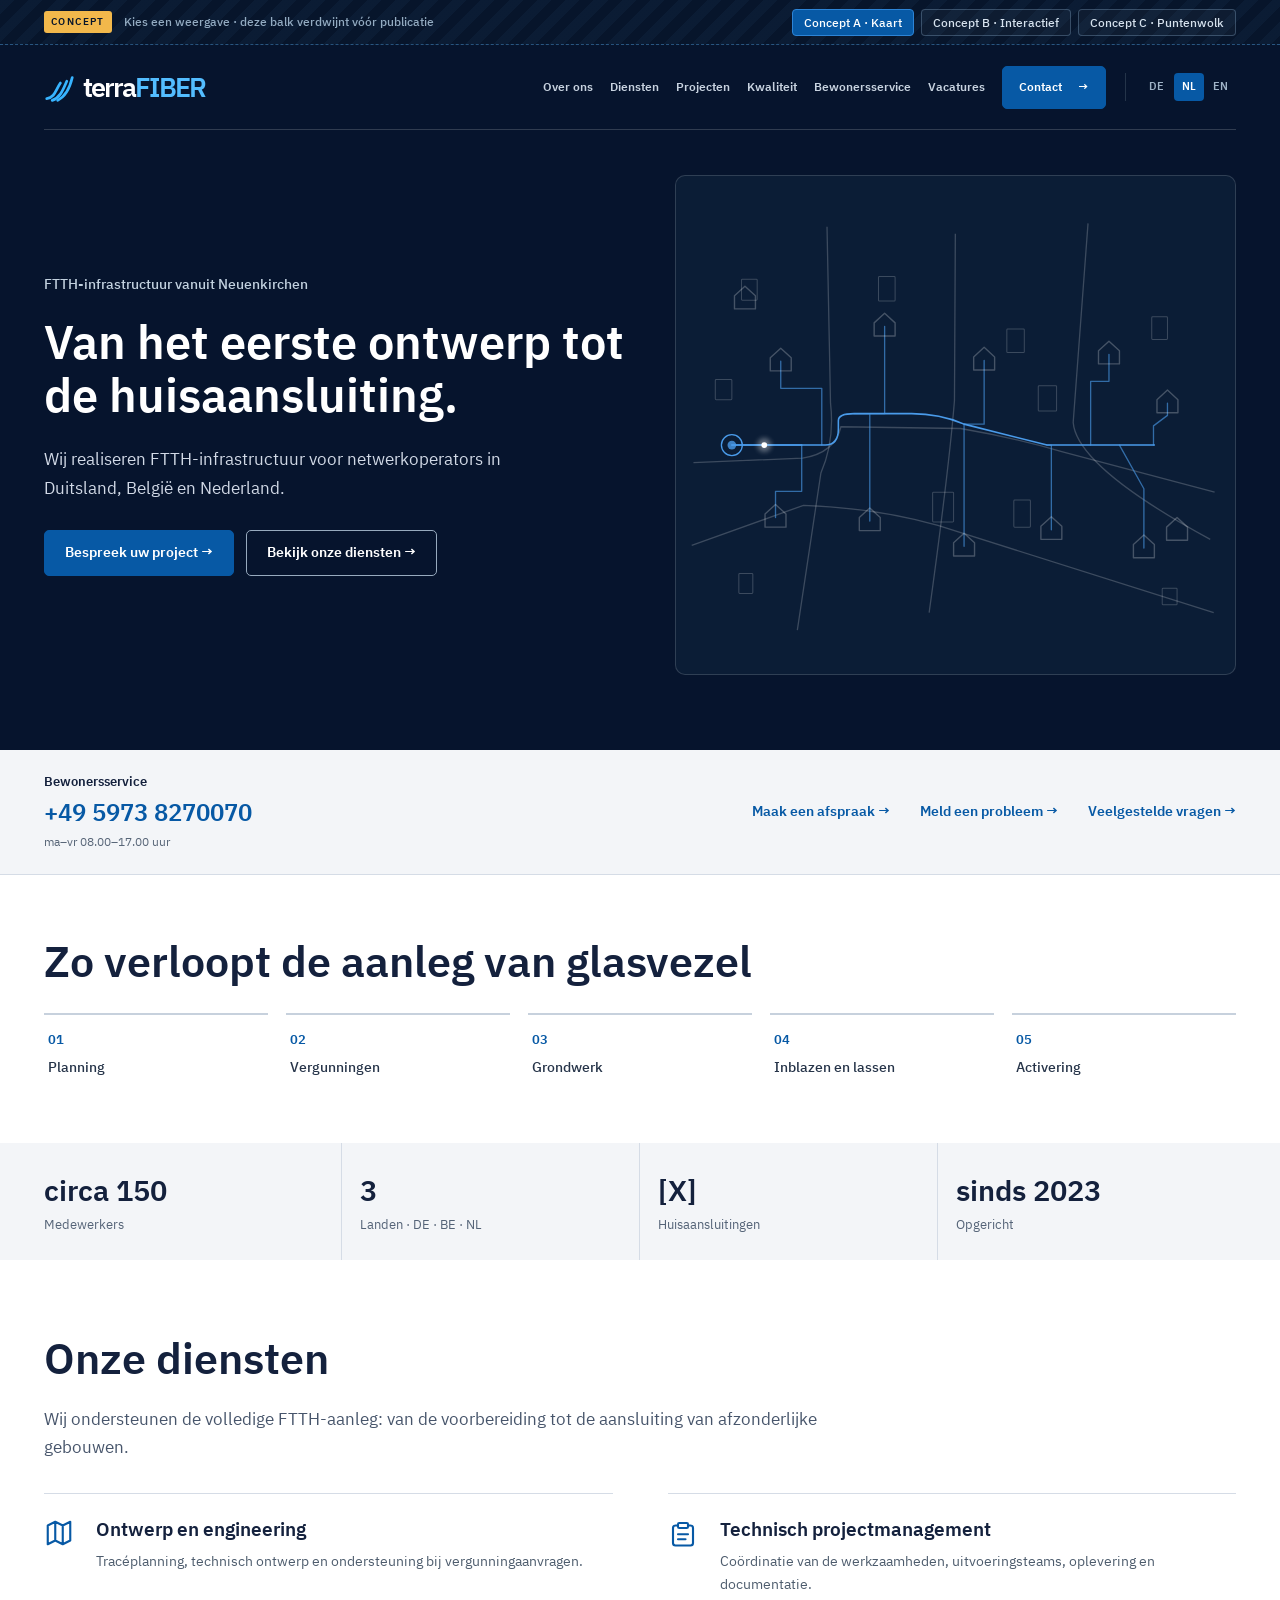
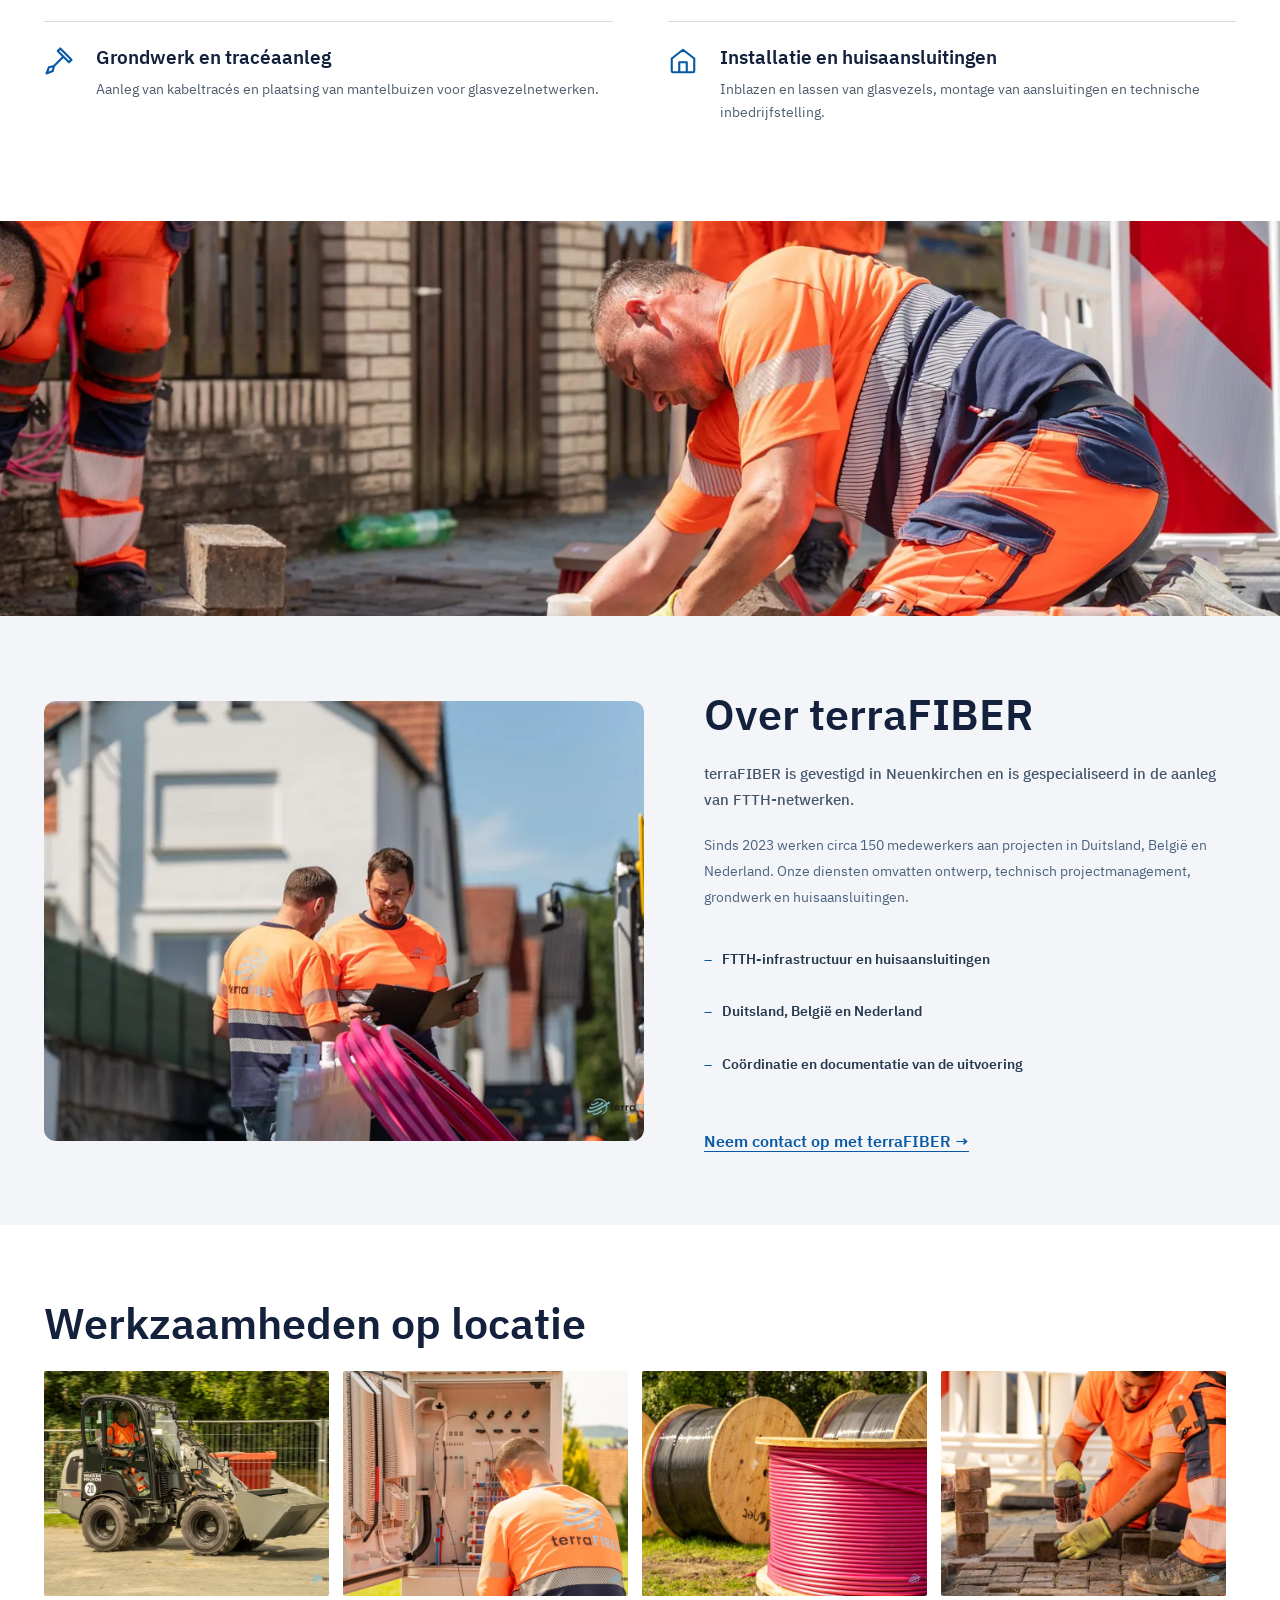
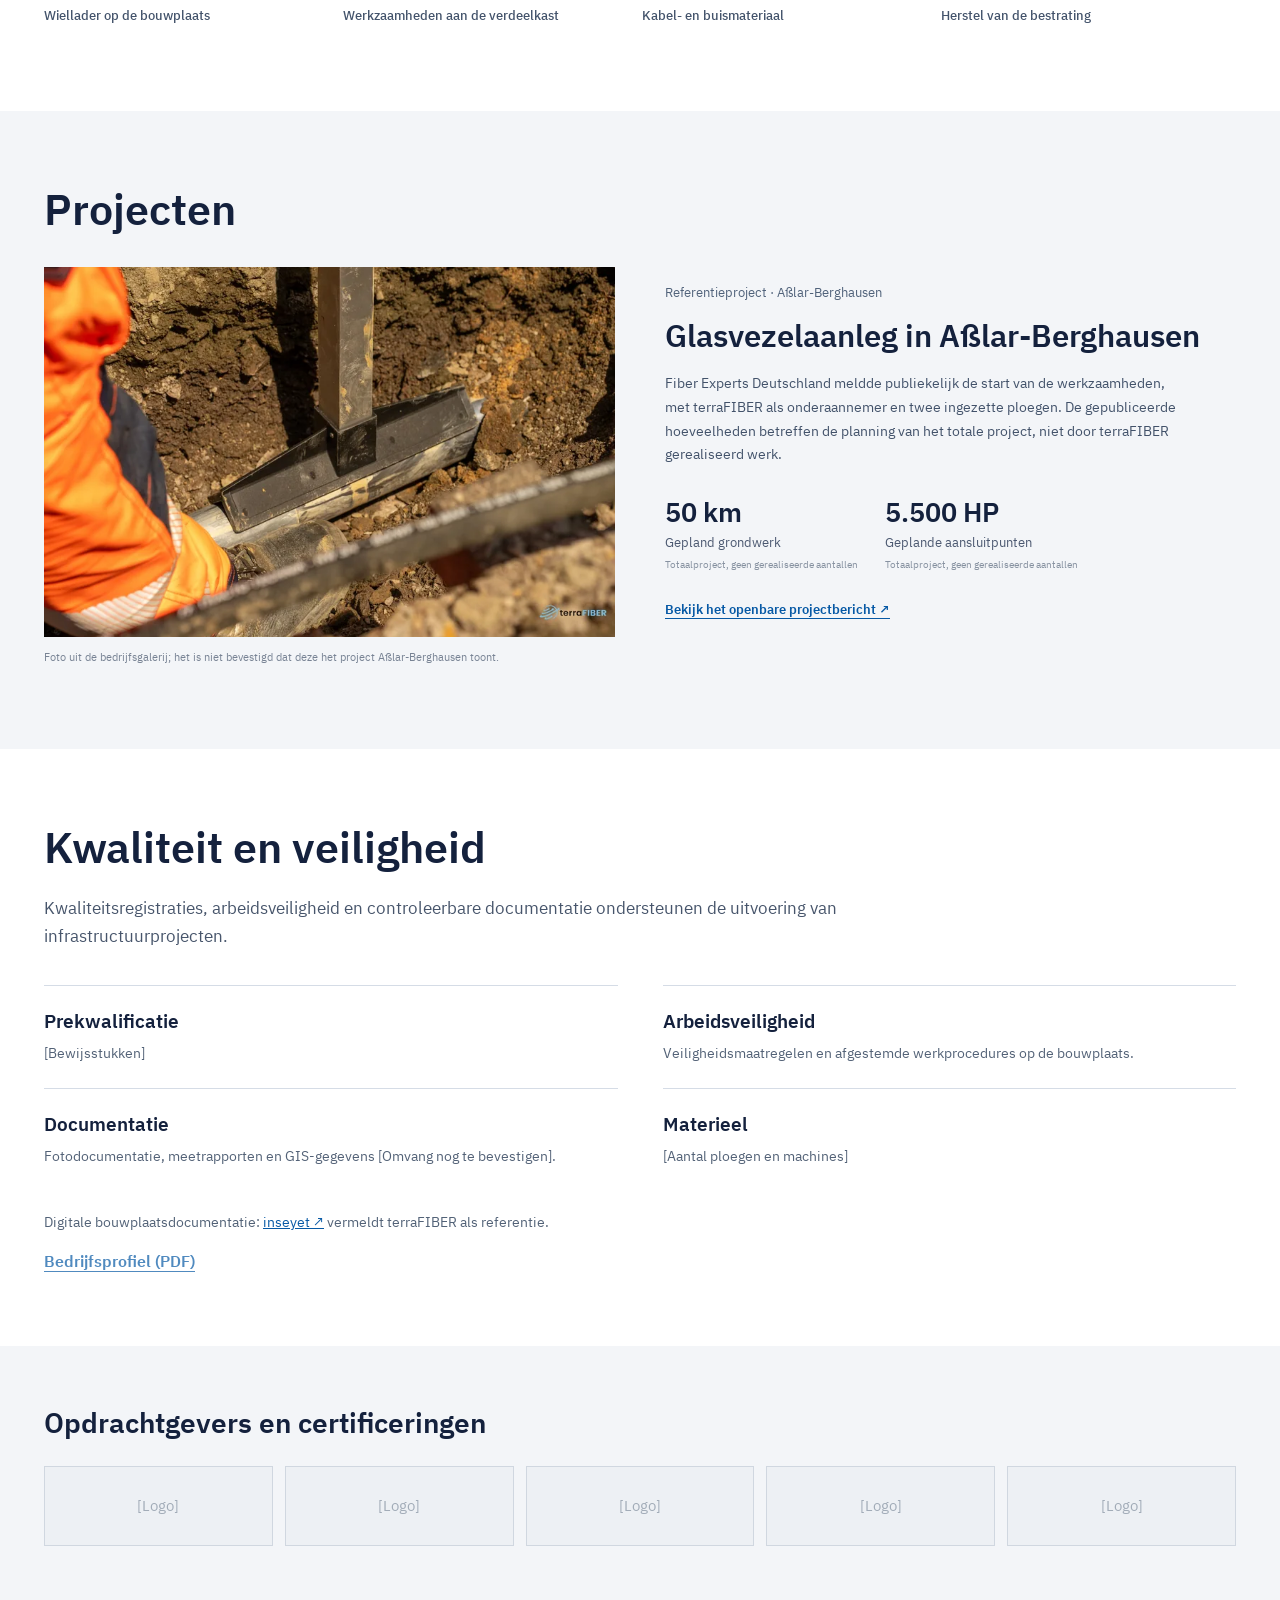
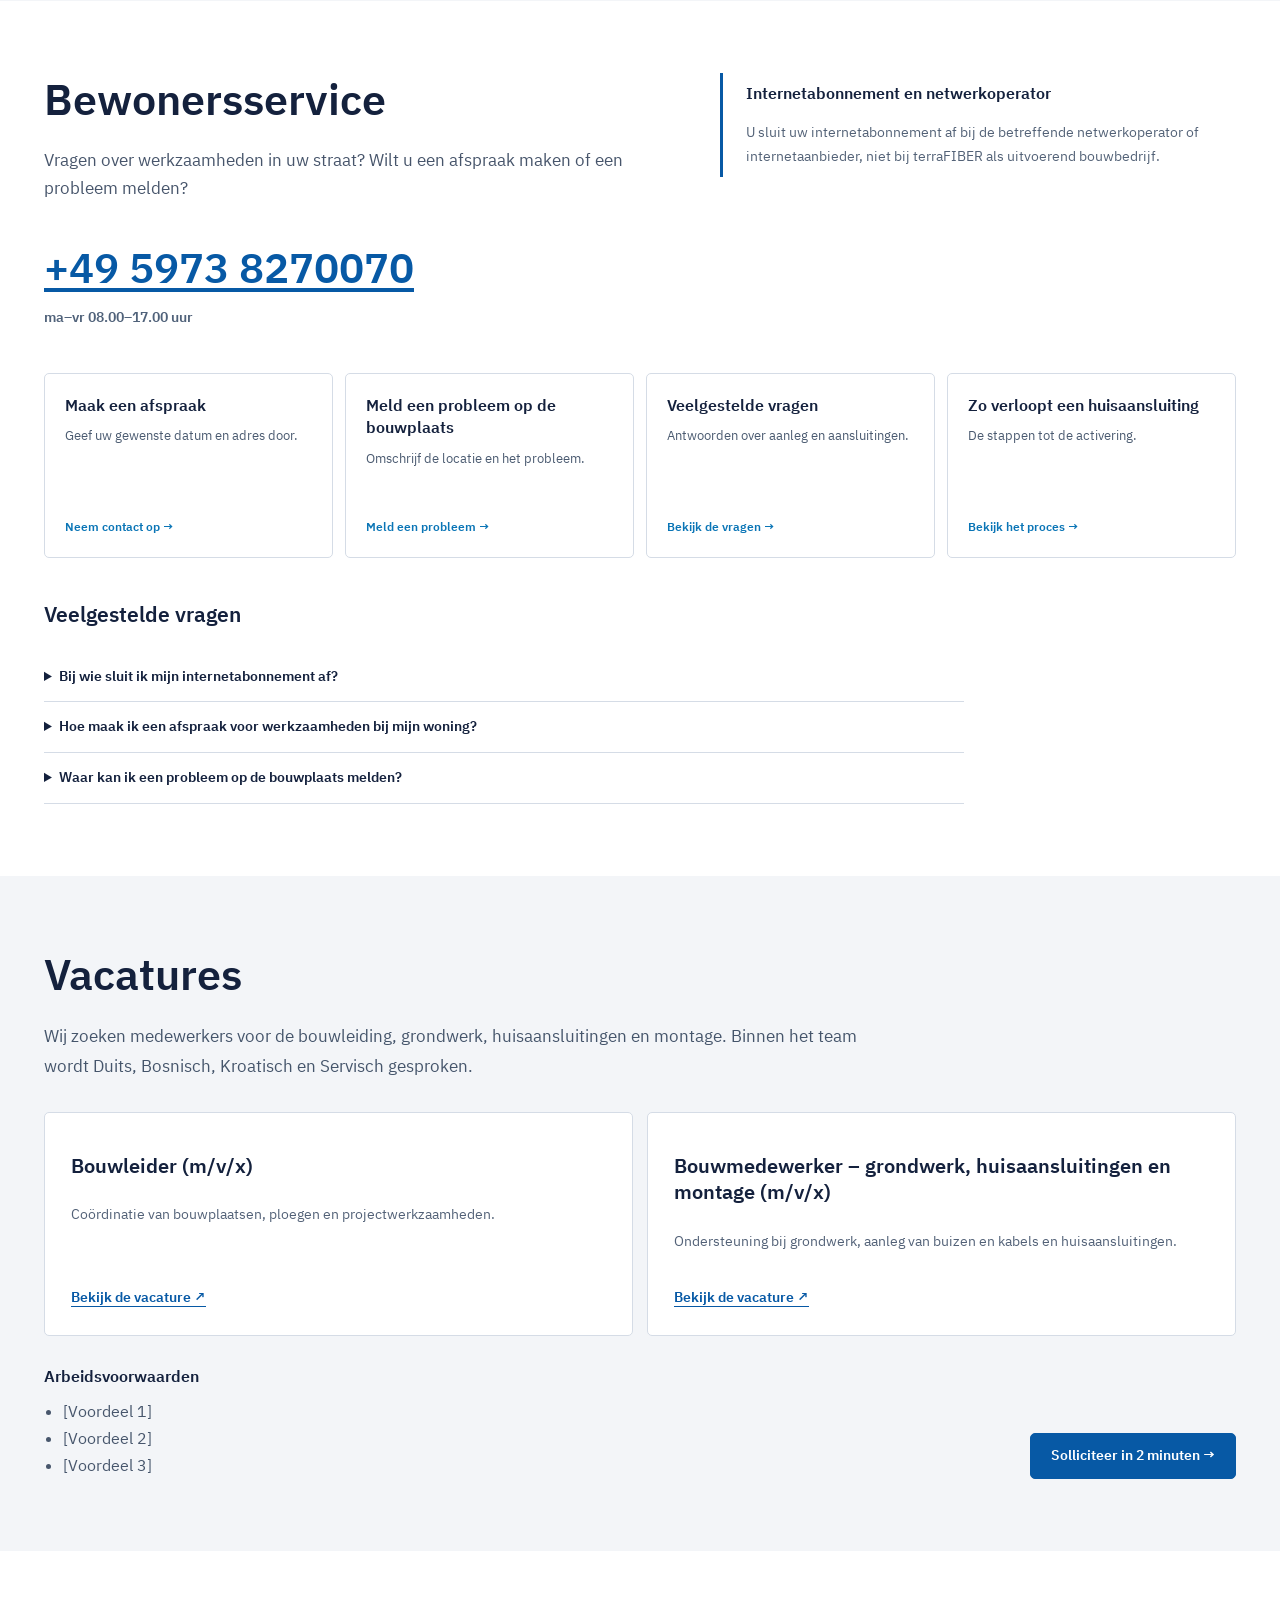
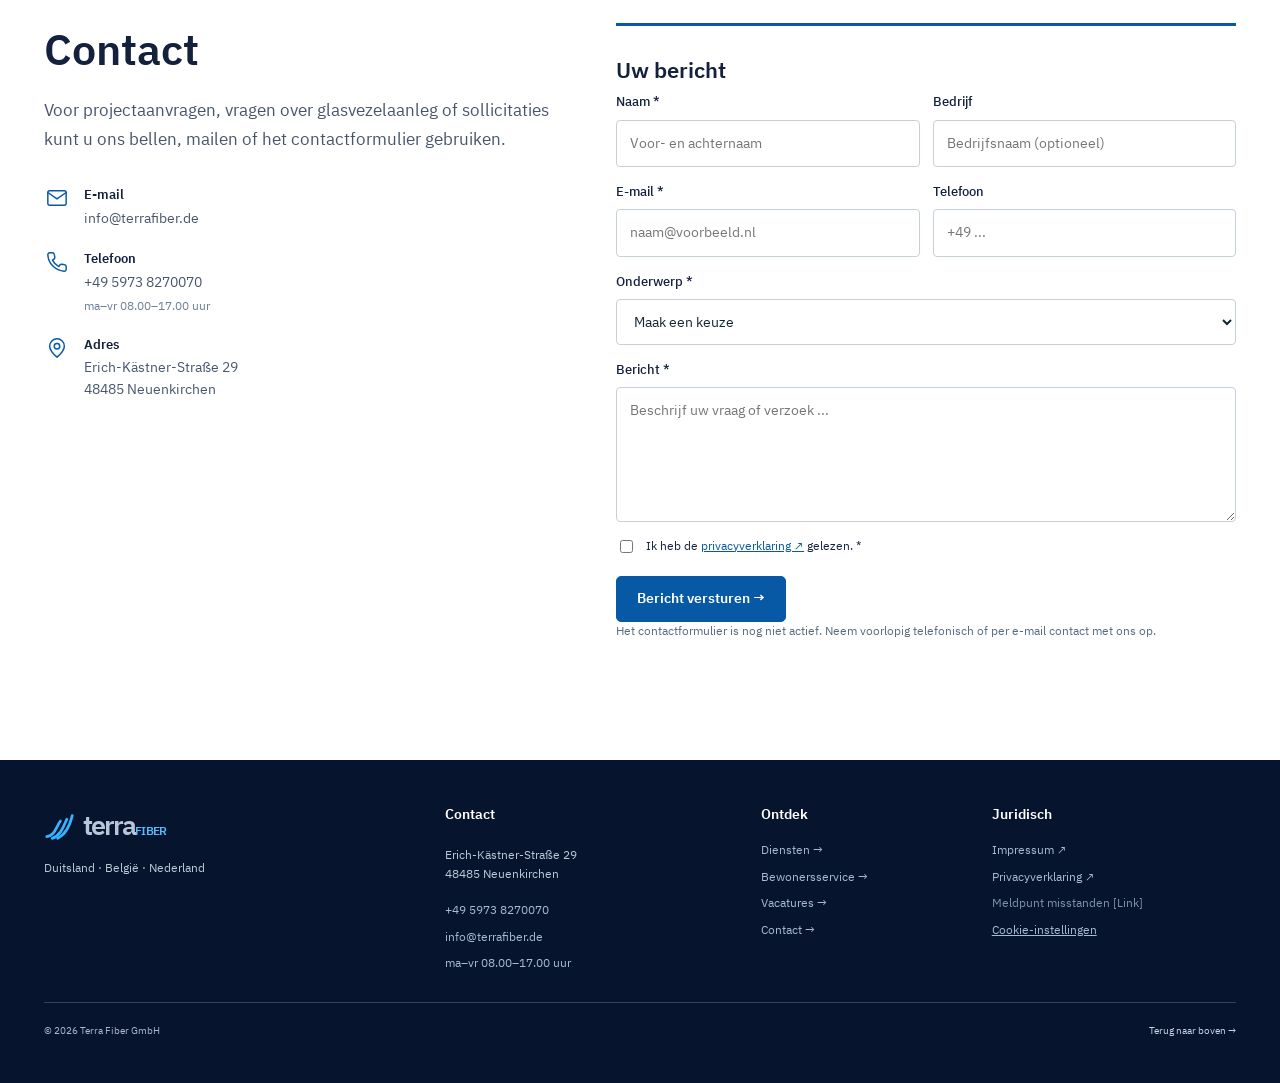
<file: nl/index.html>
<!doctype html>
<html lang="nl">
<head>
<meta charset="utf-8">
<meta name="viewport" content="width=device-width, initial-scale=1">
<meta name="robots" content="noindex,nofollow,noarchive">
<meta name="terra-preview-build" content="v9-infrastructure-editorial-2026-10-10">
<meta name="theme-color" content="#061329">
<link rel="icon" href="/favicon.ico?v=2" sizes="48x48">
<link rel="icon" href="/favicon.svg?v=2" type="image/svg+xml">
<link rel="apple-touch-icon" href="/apple-touch-icon.png?v=2">
<link rel="manifest" href="/site.webmanifest">
<meta name="description" content="terraFIBER bouwt FTTH-infrastructuur voor netwerkoperators in Duitsland, België en Nederland – ontwerp, civiele werken, montage en huisaansluiting.">
<meta property="og:type" content="website">
<meta property="og:site_name" content="terraFIBER">
<meta property="og:title" content="terraFIBER · Glasvezelnetwerken van ontwerp tot huisaansluiting">
<meta property="og:description" content="terraFIBER bouwt FTTH-infrastructuur voor netwerkoperators in Duitsland, België en Nederland – ontwerp, civiele werken, montage en huisaansluiting.">
<meta property="og:url" content="https://terrafiber.pages.dev/nl/">
<meta property="og:locale" content="nl_NL">
<meta property="og:image" content="https://terrafiber.pages.dev/assets/share-card-nl.jpg?v=1">
<meta property="og:image:type" content="image/jpeg">
<meta property="og:image:width" content="1200">
<meta property="og:image:height" content="630">
<meta property="og:image:alt" content="terraFIBER – Van het eerste ontwerp tot de huisaansluiting.">
<meta name="twitter:card" content="summary_large_image">
<title>terraFIBER · Glasvezelnetwerken van ontwerp tot huisaansluiting</title>
<link rel="alternate" hreflang="de" href="https://terrafiber.pages.dev/">
<link rel="alternate" hreflang="en" href="https://terrafiber.pages.dev/en/">
<link rel="alternate" hreflang="nl" href="https://terrafiber.pages.dev/nl/">
<style>
:root{--bg:#07152b;--bg2:#0d2546;--slate:#657481;--ink:#18283e;--accent:#13a5f3;--mint:#b7e9ff;--paper:#f5f8fc;--line:#dbe7f2;--max:1192px;--shadow:0 26px 65px rgba(13,38,38,.1)}
*{box-sizing:border-box}html{scroll-behavior:smooth}body{margin:0;color:var(--ink);background:#fff;font-family:Inter,-apple-system,BlinkMacSystemFont,"Segoe UI",Arial,sans-serif;line-height:1.55;-webkit-font-smoothing:antialiased}button,input,textarea,select{font:inherit}a{color:inherit;text-decoration:none}button{cursor:pointer}svg{display:block}::selection{background:var(--accent);color:#0b1a22}:focus-visible{outline:3px solid #0f83d8;outline-offset:3px}.wrap{width:min(calc(100% - 64px),var(--max));margin-inline:auto}.smallcaps{font-size:12px;text-transform:uppercase;letter-spacing:.19em;font-weight:800}.eyebrow{display:flex;align-items:center;gap:10px;color:#406680}.eyebrow::before{content:"";height:7px;width:7px;background:#5498bc;border-radius:50%}.section{padding:110px 0}.section-title{font-size:clamp(35px,5vw,62px);line-height:1.09;letter-spacing:-.058em;font-weight:750;margin:16px 0 21px}.muted{color:#667682}.light-muted{color:#a8bdc7}.section-intro{font-size:18px;max-width:620px;color:#697780;line-height:1.7}.pill{display:inline-flex;align-items:center;gap:10px;border-radius:100px;padding:8px 14px;font-weight:700;letter-spacing:.09em;font-size:11px}.btn{display:inline-flex;align-items:center;justify-content:center;gap:16px;min-height:53px;padding:0 24px;border-radius:8px;font-size:14px;font-weight:760;border:1px solid transparent;transition:transform .2s,background .2s,border-color .2s}.btn:hover{transform:translateY(-2px)}.btn-primary{background:var(--accent);color:#0e1920}.btn-primary:hover{background:#9ddbfa}.btn-outline{border-color:#4d6686;color:white;background:transparent}.btn-outline:hover{border-color:white}.btn-dark{background:#13253c;color:white}.btn-dark:hover{background:#1c3555}.btn svg{width:17px;height:17px}
.preview-bar{height:31px;background:#d4eeff;color:#123f66;display:flex;align-items:center;justify-content:center;font-size:10px;font-weight:800;letter-spacing:.17em;text-transform:uppercase}.top{background:var(--bg);color:#d3dbe6}.nav{height:85px;display:flex;align-items:center;justify-content:space-between;gap:25px;border-bottom:1px solid rgba(219,248,251,.1)}.logo{display:inline-flex;align-items:baseline;white-space:nowrap;color:white;font-size:27px;font-weight:820;letter-spacing:-.075em}.logo .logo-emphasis{color:var(--accent);font-weight:820;letter-spacing:-.064em}.logo-mark{width:19px;height:26px;border-left:4px solid var(--accent);border-radius:10px 0 0 10px;transform:rotate(26deg) translateY(5px);margin-right:4px}.logo small{display:block;font-size:7px;text-transform:uppercase;letter-spacing:.2em;color:#7f97b6;margin:3px 0 0 12px}.navlinks{display:flex;align-items:center;gap:30px}.navlinks a:not(.btn){font-size:12px;color:#c8d3e0;font-weight:640;transition:color .2s}.navlinks a:not(.btn):hover{color:var(--accent)}.nav .btn{min-height:43px;font-size:12px;padding:0 16px}.mobile-toggle{display:none;align-items:center;justify-content:center;height:44px;width:44px;background:none;border:1px solid rgba(255,255,255,.2);border-radius:7px;color:white}
.hero{background:var(--bg);color:white;position:relative;overflow:hidden}.hero::before{content:"";position:absolute;width:650px;height:650px;border-radius:50%;right:-280px;top:-150px;filter:blur(60px);background:radial-gradient(circle,rgba(104,170,129,.13),transparent 70%);pointer-events:none}.hero-inner{display:grid;grid-template-columns:1.03fr .97fr;min-height:645px;align-items:center;gap:38px;padding:43px 0 84px}.hero .pill{background:rgba(194,243,107,.09);color:var(--accent);border:1px solid rgba(194,243,107,.19)}h1{font-size:clamp(54px,6.2vw,91px);line-height:1.01;letter-spacing:-.069em;font-weight:760;margin:30px 0 28px}h1 em{font-style:normal;color:var(--accent)}.hero-desc{font-size:17px;line-height:1.85;color:#acbbcf;max-width:500px}.hero-actions{display:flex;gap:12px;flex-wrap:wrap;margin-top:33px}.hero-foot{display:flex;gap:22px;align-items:center;margin-top:56px;color:#7f97b6;font-size:11px;font-weight:700;letter-spacing:.08em;text-transform:uppercase}.hero-foot span{display:flex;align-items:center;gap:9px}.hero-foot i{display:block;width:5px;height:5px;border:1px solid #6788a8;border-radius:50%}.hero-art{position:relative;min-height:500px;display:flex;align-items:center;justify-content:center}.art-canvas{position:relative;width:100%;height:510px;border:1px solid rgba(183,234,192,.13);border-radius:14px;background:radial-gradient(circle at 80% 25%,rgba(188,239,110,.09),transparent 35%),linear-gradient(155deg,#17273c,#0c222d 62%,#102136);overflow:hidden;box-shadow:0 25px 90px rgba(0,0,0,.22)}.art-grid{position:absolute;inset:0;background-image:linear-gradient(rgba(183,233,224,.06) 1px,transparent 1px),linear-gradient(90deg,rgba(183,233,224,.06) 1px,transparent 1px);background-size:34px 34px;mask-image:linear-gradient(to bottom,black,transparent 98%)}.diagram{position:absolute;inset:0;width:100%;height:100%}.art-badge{position:absolute;z-index:2;top:24px;left:24px;background:rgba(9,29,36,.78);border:1px solid rgba(169,220,192,.22);padding:14px 17px;border-radius:9px;backdrop-filter:blur(9px);color:#d8dfe8}.art-badge strong{display:block;font-size:16px;letter-spacing:.03em}.art-badge span{display:block;color:#889fba;font-size:10px;text-transform:uppercase;letter-spacing:.14em;margin-top:3px}.art-side{position:absolute;right:19px;bottom:20px;width:195px;background:#bde9ff;color:#053956;padding:17px;border-radius:10px;box-shadow:0 25px 50px #04111870}.art-side span{font-weight:750;text-transform:uppercase;letter-spacing:.12em;font-size:10px}.art-side strong{font-size:22px;line-height:1.1;letter-spacing:-.04em;display:block;margin-top:10px}.hero-caption{position:absolute;bottom:19px;left:21px;color:#a8b9cd;font-size:10px;letter-spacing:.17em;text-transform:uppercase;z-index:2}.metrics{background:#eaf3fa}.metrics-inner{display:grid;grid-template-columns:repeat(3,1fr);gap:0}.metric{padding:30px 40px;border-right:1px solid #cfdce9}.metric:first-child{padding-left:0}.metric:last-child{border:none}.metric b{display:block;font-size:25px;letter-spacing:-.04em;color:#101f31}.metric p{margin:2px 0 0;color:#6a7b75;font-size:12px;font-weight:650}
.services-header{display:flex;justify-content:space-between;align-items:end;gap:30px}.services-grid{display:grid;grid-template-columns:repeat(4,1fr);gap:14px;margin-top:48px}.service{border:1px solid #dfe9f3;background:#f7faff;border-radius:12px;min-height:305px;padding:28px 25px;display:flex;flex-direction:column;position:relative;overflow:hidden;transition:transform .25s,box-shadow .25s}.service:hover{transform:translateY(-5px);box-shadow:var(--shadow)}.service .number{color:#8a9b91;font-size:11px;font-weight:750}.service-icon{height:64px;display:flex;align-items:center;color:#4b6983}.service-icon svg{width:42px;height:42px}.service h3{font-size:20px;line-height:1.23;letter-spacing:-.03em;margin:10px 0}.service p{font-size:13px;line-height:1.65;color:#64737a;margin:0}.service .arrow{display:block;margin-top:auto;padding-top:25px;color:#51758d;font-size:22px}
.about{background:var(--paper)}.about-inner{display:grid;grid-template-columns:1fr 1fr;align-items:center;gap:90px}.about-visual{min-height:430px;background:#0e305a;border-radius:12px;position:relative;overflow:hidden;box-shadow:var(--shadow)}.about-visual::before{position:absolute;inset:0;content:"";background:repeating-linear-gradient(135deg,rgba(191,238,146,.04) 0,rgba(191,238,146,.04) 2px,transparent 2px,transparent 32px)}.about-visual svg{position:absolute;inset:0;width:100%;height:100%}.about-visual .label-float{position:absolute;left:25px;right:25px;bottom:25px;color:white;background:rgba(9,22,29,.78);border:1px solid #3d5269;border-radius:9px;padding:18px 21px;backdrop-filter:blur(7px)}.label-float strong{display:block;font-size:18px}.label-float span{display:block;font-size:11px;color:#b0c0d1;margin-top:6px}.checks{display:grid;gap:15px;margin:30px 0}.checks li{list-style:none;padding-left:30px;position:relative;font-size:14px;font-weight:600}.checks li::before{content:"✓";position:absolute;left:0;top:0;color:#385f7d;font-weight:900}.about .smallcaps{color:#466a8b}.about .btn{margin-top:9px}
.project{background:#fff}.project-flex{display:grid;grid-template-columns:.95fr 1.05fr;gap:38px;align-items:stretch;margin-top:44px;background:#0c2a51;border-radius:13px;overflow:hidden;color:white}.project-visual{min-height:360px;position:relative;background:radial-gradient(circle at 63% 35%,#273b55,#122236 65%);overflow:hidden}.project-visual svg{width:100%;height:100%;position:absolute;inset:0}.project-badge{position:absolute;left:28px;top:28px;color:#85d5ff;border:1px solid #7296ae;padding:7px 12px;background:#15273e;border-radius:100px;font-weight:750;font-size:10px;letter-spacing:.1em;text-transform:uppercase}.project-body{padding:56px 46px 47px 10px}.project-body .smallcaps{color:var(--accent)}.project-body h3{font-size:34px;line-height:1.12;letter-spacing:-.045em;margin:12px 0 14px}.project-body p{font-size:14px;line-height:1.8;color:#aebed1;max-width:520px}.project-figures{display:flex;gap:32px;flex-wrap:wrap;margin:30px 0 27px}.project-figures strong{display:block;font-size:25px;color:white}.project-figures span{display:block;color:#8ba2bd;font-size:11px}.project-figures em{color:#9aceeb;font-size:10px;font-style:normal;display:block;margin-top:2px}.source-link{color:var(--accent);font-size:12px;font-weight:750;text-decoration:underline;text-underline-offset:4px}.source-link:hover{color:#fff}.disclaimer{font-size:11px;color:#748482;margin-top:15px}
.quality{background:var(--paper)}.quality-flex{display:grid;grid-template-columns:1fr 1fr;gap:80px}.quality-list{display:grid;gap:15px;margin-top:25px}.quality-item{display:flex;gap:16px;align-items:flex-start;background:#fff;border-radius:10px;border:1px solid #e0e7ed;padding:20px}.quality-item .qi{background:#e9f3fc;color:#375570;border-radius:9px;display:grid;place-items:center;min-width:43px;height:43px;font-weight:800}.quality-item strong{font-size:15px}.quality-item p{margin:4px 0 0;font-size:12px;color:#6b797d}.quality-quote{position:relative;background:#dbeeff;border-radius:14px;min-height:410px;padding:48px;display:flex;flex-direction:column;justify-content:space-between}.quality-quote .decor{font-size:85px;line-height:1;color:#6d9bb7;font-family:Georgia,serif}.quality-quote blockquote{padding:0;margin:0;font-size:30px;line-height:1.34;letter-spacing:-.035em;font-weight:650;color:#1a2b3a}.quality-quote p{color:#46627b;font-size:13px;margin:12px 0 0}
.career{background:#0b2343;color:white}.career-content{display:flex;align-items:center;justify-content:space-between;gap:50px}.career .smallcaps{color:var(--accent)}.career .section-title{max-width:650px}.career p{max-width:590px;color:#a2b4ca;line-height:1.8}.career-actions{flex:0 0 auto}.career .note{color:#839bb8;font-size:11px}
.contact{background:#fff}.contact-flex{display:grid;grid-template-columns:1fr .92fr;gap:85px}.contact-info{display:grid;gap:19px;margin-top:35px}.contact-info a{transition:color .2s}.contact-info a:hover{color:#486d8b}.contact-line{display:flex;gap:15px;align-items:flex-start}.contact-line .small-icon{width:40px;height:40px;border-radius:9px;background:#edf6fe;display:grid;place-items:center;flex:none;color:#46657f}.contact-line .small-icon svg{width:19px;height:19px}.contact-line strong{display:block;font-size:13px}.contact-line span{display:block;font-size:14px;color:#687780;margin-top:2px}.contact-form{background:#f5f9fe;border:1px solid #dde6ec;padding:32px;border-radius:13px}.contact-form h3{font-size:23px;margin:0 0 5px;letter-spacing:-.04em}.contact-form p{font-size:12px;color:#71817f;margin:0 0 21px}.form-grid{display:grid;grid-template-columns:1fr 1fr;gap:13px}.form-field{display:grid;gap:7px;margin-bottom:15px}.form-field label{font-size:11px;font-weight:800}.form-field input,.form-field textarea{width:100%;border:1px solid #cedae3;border-radius:7px;background:#fff;color:#112630;padding:12px 13px;outline:none;font-size:13px;resize:vertical}.form-field input:focus,.form-field textarea:focus{border-color:#567c99;box-shadow:0 0 0 3px #9ad2f240}.form-note{font-size:10px;color:#6b7c73;margin-top:13px;line-height:1.6}
footer{background:#07152b;color:#bac8d8;padding:44px 0}.footer-top{display:flex;justify-content:space-between;gap:30px;align-items:center}.footer-top .logo{font-size:24px}.footer-nav{display:flex;gap:22px;align-items:center;flex-wrap:wrap}.footer-nav a{font-size:11px;color:#93a8c1}.footer-nav a:hover{color:var(--accent)}.footer-bottom{margin-top:29px;padding-top:20px;border-top:1px solid #ffffff1a;display:flex;justify-content:space-between;gap:20px;font-size:10px;color:#6a87aa}.to-top{display:inline-flex;gap:5px;align-items:center;color:#c7d6e6}
@media(max-width:1000px){.navlinks{gap:18px}.navlinks a:not(.btn){font-size:11px}.hero-inner{gap:15px}.services-grid{grid-template-columns:repeat(2,1fr)}.service{min-height:250px}.about-inner{gap:40px}.quality-flex{gap:35px}.contact-flex{gap:40px}}
@media(max-width:760px){.wrap{width:min(calc(100% - 34px),var(--max))}.preview-bar{font-size:8px}.nav{height:68px}.logo{font-size:23px}.mobile-toggle{display:flex}.navlinks{display:none;position:absolute;left:0;right:0;top:99px;background:#0a1b36;z-index:10;flex-direction:column;align-items:stretch;padding:25px 21px 29px;border-bottom:1px solid #36485d;gap:17px;box-shadow:0 20px 35px #07111fe0}.navlinks.open{display:flex}.navlinks a:not(.btn){font-size:15px}.hero-inner{grid-template-columns:1fr;min-height:0;padding:52px 0 60px}.hero-art{min-height:390px;margin-top:27px}.art-canvas{height:410px}.hero-foot{margin-top:31px}.hero h1{font-size:clamp(52px,12vw,76px)}.hero-desc{font-size:16px}.metrics-inner{grid-template-columns:1fr 1fr}.metric{padding:18px 5px 18px 20px}.metric:first-child{padding-left:0}.metric:last-child{border-right:none;grid-column:1 / -1;border-top:1px solid #cfdce9;padding-left:0}.metric b{font-size:21px}.section{padding:73px 0}.section-title{font-size:clamp(34px,9vw,48px)}.services-header{display:block}.services-grid{gap:12px;margin-top:30px}.service{padding:22px 19px}.about-inner,.project-flex,.quality-flex,.contact-flex{grid-template-columns:1fr}.about-visual{min-height:340px;order:2}.project-body{padding:0 26px 34px}.project-visual{min-height:265px}.project-body h3{font-size:28px}.quality-quote{min-height:320px;padding:32px}.quality-quote blockquote{font-size:26px}.career-content{display:block}.career-actions{margin-top:25px}.contact-flex{gap:40px}.footer-top{align-items:flex-start;flex-direction:column}.footer-bottom{flex-direction:column}}
@media(max-width:455px){.services-grid{grid-template-columns:1fr}.service{min-height:218px}.form-grid{grid-template-columns:1fr;gap:0}.contact-form{padding:23px}.hero .btn{width:100%}.art-side{width:155px}.art-side strong{font-size:19px}.metrics-inner{grid-template-columns:1fr}.metric,.metric:first-child,.metric:last-child{border-right:0;border-top:1px solid #cfdce9;grid-column:1;padding-left:0}.metric:first-child{border-top:0}.quality-quote blockquote{font-size:24px}}
@media(prefers-reduced-motion:reduce){html{scroll-behavior:auto}*,*::before,*::after{animation-duration:.01ms!important;transition-duration:.01ms!important}}

/* V2 Brand continuity: colors inspired by the existing terraFIBER homepage and blue optical-fiber hero image. */
:root{--bg:#07152b;--bg2:#0b2444;--ink:#15253d;--accent:#18a5f3;--paper:#f4f8fc;--line:#dce6f2;--shadow:0 25px 65px rgba(7,34,78,.10)}
body{color:var(--ink)}
.preview-bar{background:#d7edff;color:#11527e;letter-spacing:.16em}
.top,.hero{background:#06142d}
.hero::before{background:radial-gradient(circle,rgba(17,112,232,.22),transparent 70%)}
.hero .pill{color:#96d8ff;background:rgba(20,166,246,.10);border-color:rgba(90,184,255,.24)}
.hero h1 em{color:#56bfff}
.logo{letter-spacing:-.073em}.logo .logo-emphasis{color:#53bdff}.fiber-symbol{color:#37b4ff;margin-right:8px;transform:translateY(7px);flex-shrink:0}
.navlinks a:not(.btn):hover{color:#7ed2ff}
.btn-primary{background:#109eea;color:#ffffff}.btn-primary:hover{background:#37b9ff}
.btn-dark{background:#0b3766;color:white}.btn-dark:hover{background:#13518c}
.hero-foot i{border-color:#2a94df}
.art-canvas{background:radial-gradient(circle at 83% 23%,rgba(0,155,255,.20),transparent 40%),linear-gradient(155deg,#0e2b5e,#051832 62%,#0c2856);border-color:rgba(91,172,251,.25)}
.art-grid{background-image:linear-gradient(rgba(69,166,243,.08) 1px,transparent 1px),linear-gradient(90deg,rgba(69,166,243,.08) 1px,transparent 1px)}
.art-badge{background:rgba(7,28,63,.81);border-color:rgba(80,175,251,.3)}
.art-badge strong{font-size:14px;color:#d3eaff}.art-badge span{color:#8bb9dd}
.art-side{background:#c5eaff;color:#083153}.art-side strong{color:#083153}
.metrics{background:#eaf4fc}.metric{border-right-color:#d1dfed}.metric b{color:#14375d}
.eyebrow{color:#1977ad}.eyebrow::before{background:#149ceb}
.service{background:#f7faff;border-color:#e1eaf4}.service-icon,.service .arrow{color:#207cbd}
.about{background:#f4f8fc}.about-visual{background:#0b2a58}.label-float{border-color:#2c629c}
.checks li::before{color:#198bc9}.about .smallcaps{color:#1b79bd}
.project-flex{background:#0b2447}.project-visual{background:radial-gradient(circle at 60% 37%,#154a7d,#06192f 68%)}
.project-badge{color:#a8deff;background:#103762;border-color:#2d83bc}
.project-body .smallcaps,.source-link{color:#8cceff}
.quality-quote{background:#e0f0fd}.quality-quote .decor{color:#86c8ee}
.contact{background:#ffffff}.contact-form{background:#f4f8fc;border-color:#dce6f2}
.section-intro{color:#66788b}
::selection{background:#91d6ff;color:#07172c}
:focus-visible{outline-color:#1a96df}
/* Original logo asset to be substituted after approval; text rendition is a temporary concept. */

.photo-frame,.project-photo-card,.gallery-card{position:relative;overflow:hidden}
.photo-frame{min-height:460px;border-radius:34px;background-size:cover;background-position:center;box-shadow:0 28px 70px rgba(8,25,42,.16)}
.photo-frame::after,.project-photo-card::after,.gallery-card::after{content:"";position:absolute;inset:0;background:linear-gradient(180deg,rgba(5,18,35,.06),rgba(5,18,35,.45));pointer-events:none}
.about-visual.photo-based{position:relative}
.about-visual.photo-based .label-float{position:absolute;left:24px;bottom:24px;z-index:2}
.project-photo-card{height:100%;min-height:400px;border-radius:28px;border:1px solid #d4e5f5;background:#dbeaf7;box-shadow:0 26px 65px rgba(13,38,38,.1)}
.project-photo-card img{position:absolute;inset:0;width:100%;height:100%;object-fit:cover;display:block}
.project-photo-card .project-badge{position:absolute;left:18px;top:18px;z-index:2}
.gallery-preview{background:linear-gradient(180deg,#f7fbff 0%,#eef5fb 100%)}
.gallery-grid{display:grid;grid-template-columns:repeat(12,1fr);gap:20px;margin-top:34px}
.gallery-card{margin:0;min-height:210px;border-radius:24px;border:1px solid #d4e5f5;background:#d7e7f6;box-shadow:0 18px 50px rgba(13,38,38,.08)}
.gallery-card img{position:absolute;inset:0;width:100%;height:100%;object-fit:cover;display:block}
.gallery-card.large{grid-column:span 5;min-height:280px}
.gallery-card.medium{grid-column:span 4}
.gallery-card.small{grid-column:span 3}
.gallery-card .gallery-caption{position:absolute;left:16px;bottom:16px;right:16px;z-index:2;color:#fff;font-size:13px;font-weight:700;letter-spacing:.03em;text-shadow:0 1px 10px rgba(0,0,0,.35)}
.diagram .fiber-halo{animation:fiberHalo 3.8s ease-in-out infinite;transform-origin:center}
.diagram .fiber-core{animation:fiberCorePulse 3.8s ease-in-out infinite}
.diagram .fiber-highlights{stroke-dasharray:3 45;animation:fiberFlow 9s linear infinite;opacity:.8}
.diagram .signal-link{animation:linkPulse 4.4s ease-in-out infinite}
.diagram .pulse-node{transform-origin:center;animation:nodePulse 3.2s ease-in-out infinite}
.diagram .signal-dot{transform-origin:center;animation:dotBlink 2.8s ease-in-out infinite}
@keyframes fiberHalo{0%,100%{opacity:.16}50%{opacity:.34}}
@keyframes fiberCorePulse{0%,100%{filter:drop-shadow(0 0 0 rgba(84,201,255,.0))}50%{filter:drop-shadow(0 0 8px rgba(84,201,255,.55)) drop-shadow(0 0 18px rgba(84,201,255,.32))}}
@keyframes fiberFlow{from{stroke-dashoffset:0}to{stroke-dashoffset:-104}}
@keyframes nodePulse{0%,100%{transform:scale(1);filter:drop-shadow(0 0 0 rgba(99,199,255,0))}50%{transform:scale(1.11);filter:drop-shadow(0 0 10px rgba(99,199,255,.65))}}
@keyframes dotBlink{0%,100%{transform:scale(1);opacity:.95}50%{transform:scale(1.22);opacity:1;filter:drop-shadow(0 0 7px rgba(84,201,255,.75))}}
@keyframes linkPulse{0%,100%{opacity:.72}50%{opacity:1}}
@media (max-width: 980px){.gallery-card.large,.gallery-card.medium,.gallery-card.small{grid-column:span 6}.photo-frame{min-height:360px}.project-photo-card{min-height:340px}}
@media (max-width: 640px){.gallery-grid{grid-template-columns:1fr}.gallery-card.large,.gallery-card.medium,.gallery-card.small{grid-column:span 1;min-height:220px}.photo-frame{min-height:300px}}

@media(prefers-reduced-motion:reduce){.diagram .fiber-halo,.diagram .fiber-core,.diagram .fiber-highlights,.diagram .signal-link,.diagram .pulse-node,.diagram .signal-dot{animation:none!important}}

/* V7: technical FTTH network with multiple small, gently glowing signal dots. */
.preview-bar{height:24px;background:#17365a;color:#aecce4;font-size:9px;letter-spacing:.14em}
.art-side{width:157px;padding:13px 14px;right:18px;bottom:18px;border-radius:9px}
.art-side span{font-size:9px;letter-spacing:.10em}
.art-side strong{font-size:18px;margin-top:8px;line-height:1.12}
.art-grid{opacity:.6}
.diagram .fiber-halo{animation:none!important;opacity:.11}
.diagram .fiber-core{animation:none!important;filter:none!important}
.diagram .fiber-highlights{animation:none!important;stroke-dasharray:none;opacity:.14}
.diagram .pulse-node,.diagram .signal-dot{animation:none!important;transform:none!important;filter:none!important;opacity:1}
.diagram .network-links{animation:none!important}
.diagram #fiber-particles-main,.diagram #fiber-particles-branches,.diagram .network-active-halos,.diagram .house-active-halos{pointer-events:none}
@media(prefers-reduced-motion:reduce){
  .diagram #fiber-particles-main,.diagram #fiber-particles-branches{display:none!important}
}

/* v8 — spacing, accessible resident service, editorial grids, responsive layout. */
.section{padding:78px 0}
.section-title{margin:12px 0 16px}
.section-intro{font-size:16px;line-height:1.72}
.preview-bar{height:auto;min-height:24px;padding:5px 16px;font-size:9px;line-height:1.45;text-align:center}
.citizen-topline{background:#edf5fc;color:#174668;border-bottom:1px solid #cbdce9}
.citizen-topline-inner{min-height:43px;display:flex;align-items:center;gap:20px;justify-content:space-between;padding:6px 0;font-size:12px;font-weight:680}
.citizen-topline-title{color:#0c4b80}
.citizen-topline a:hover{text-decoration:underline}
.citizen-topline-phone{font-weight:850;white-space:nowrap}
.citizen-topline-hours{white-space:nowrap;color:#4f708e}
.language-switch{display:inline-flex;align-items:center;gap:4px;white-space:nowrap}
.language-switch span{padding:3px 5px;font-weight:800;font-size:11px}
.language-switch .language-active{color:#fff;background:#115c99;border-radius:4px}
.language-switch [aria-disabled]{opacity:.48;cursor:not-allowed}
.navlinks{gap:17px}
.navlinks a:not(.btn){font-size:11px}
.hero-inner{min-height:580px;padding:38px 0 65px}
.hero .hero-actions{margin-top:33px}
.rollout{background:#fff;padding:53px 0 58px}
.rollout .section-title{font-size:clamp(27px,3.6vw,40px)}
.rollout-steps{display:grid;grid-template-columns:repeat(5,minmax(0,1fr));gap:12px;list-style:none;margin:28px 0 0;padding:0}
.rollout-steps li{border:1px solid #dce6f1;background:#f6faff;border-radius:13px;padding:17px 16px;display:flex;flex-direction:column;gap:11px;min-height:108px}
.rollout-steps b{font-size:12px;color:#2186c6}
.rollout-steps span{font-size:14px;font-weight:760;line-height:1.25;color:#183e60;overflow-wrap:anywhere}
.metrics-inner{grid-template-columns:repeat(4,minmax(0,1fr))}
.metric{padding:23px 26px}.metric b{font-size:27px}
.about-copy>p:not(.section-intro){font-size:14px;line-height:1.85;color:#4a6280;margin-top:20px}
.photo-frame{position:relative}
.photo-frame img{display:block;width:100%;height:100%;min-height:460px;object-fit:cover}
.photo-frame::after{z-index:1}
.about-visual .label-float{z-index:2}
.gallery-grid{display:grid;grid-template-columns:repeat(6,minmax(0,1fr));gap:16px}
.gallery-grid .gallery-card,.gallery-grid .gallery-card.large,.gallery-grid .gallery-card.medium,.gallery-grid .gallery-card.small{grid-column:span 2;min-height:225px}
.gallery-grid .gallery-card:first-child{grid-column:span 4;min-height:290px}
.gallery-grid .gallery-card:nth-child(2){grid-column:span 2;min-height:290px}
.gallery-card img{height:100%;width:100%;object-fit:cover}
.quality-cards{display:grid;grid-template-columns:repeat(4,minmax(0,1fr));gap:16px;margin-top:32px}
.quality-cards article{padding:23px;border:1px solid #deebf6;border-radius:16px;background:#f7faff;min-height:216px}
.quality-card-icon{color:#2785bd;font-size:12px;font-weight:850}
.quality-cards h3{font-size:19px;margin:20px 0 10px;line-height:1.3}
.quality-cards p{font-size:13px;color:#526b80;line-height:1.7;margin:0;overflow-wrap:anywhere}
.quality-support{margin-top:24px;display:flex;align-items:center;justify-content:space-between;gap:25px}
.quality-support p{font-size:14px;max-width:620px;color:#425c75}
.quality-support a:not(.btn){color:#136aa3;text-decoration:underline}
.btn-unavailable{opacity:.66;cursor:not-allowed;text-align:center;pointer-events:none;white-space:normal}
.citizen-service{background:#eaf5fd}
.citizen-lead{display:grid;grid-template-columns:1.3fr .7fr;gap:45px;align-items:center}
.citizen-lead .section-title{max-width:670px}
.citizen-bigphone{display:inline-block;font-weight:850;letter-spacing:-.04em;font-size:clamp(29px,4vw,47px);margin-top:16px;color:#10598c;text-decoration:underline;text-underline-offset:5px}
.citizen-hours{font-size:14px;font-weight:720;margin-top:7px;color:#4e7390}
.operator-note{background:#fff;border:1px solid #cddff0;border-left:4px solid #269cdf;border-radius:12px;padding:25px}
.operator-note strong{font-size:16px}.operator-note p{font-size:14px;color:#4a657b;line-height:1.75;margin-bottom:0}
.citizen-cards{display:grid;grid-template-columns:repeat(4,minmax(0,1fr));gap:15px;margin-top:27px}
.citizen-cards a{display:flex;flex-direction:column;min-height:228px;background:#fff;border:1px solid #d4e5f3;border-radius:14px;padding:22px;transition:border-color .2s,transform .2s}
.citizen-cards a:hover{border-color:#57aee2;transform:translateY(-3px)}
.citizen-cards a>span{color:#418cbd;font-weight:820;font-size:12px}
.citizen-cards h3{font-size:17px;line-height:1.32;margin:19px 0 8px}
.citizen-cards p{font-size:13px;color:#63778d;line-height:1.55;margin:0 0 12px}
.citizen-cards a>b{font-size:12px;color:#0a75b6;margin-top:auto}
.citizen-faq{margin-top:28px;max-width:860px}
.citizen-faq h3{font-size:21px}
.citizen-faq details{border-bottom:1px solid #c5d9ea;padding:14px 0;font-size:14px}
.citizen-faq summary{font-weight:740;cursor:pointer}
.citizen-faq details p{color:#4f6882;max-width:710px}
.job-cards{display:grid;grid-template-columns:repeat(2,minmax(0,1fr));gap:17px;margin-top:30px}
.job-cards article{border-radius:14px;border:1px solid #51749c;background:rgba(255,255,255,.07);padding:24px;display:flex;flex-direction:column}
.job-cards article>span{font-size:11px;color:#a6dfff;text-transform:uppercase;letter-spacing:.13em;font-weight:760}
.job-cards h3{font-size:21px;margin:14px 0 10px;line-height:1.3}
.job-cards p{font-size:13px;line-height:1.65}
.job-cards a{display:inline-block;margin-top:auto;padding-top:18px;color:#b1e2ff;font-size:13px;font-weight:760}
.career-bottom{display:flex;align-items:end;justify-content:space-between;gap:25px;margin-top:28px}
.career-bottom strong{font-size:16px}.career-bottom ul{padding-left:19px;margin:9px 0 0;line-height:1.7}
.contact-line small{display:block;font-size:12px;color:#6d8095;margin-top:4px}
.form-field select{width:100%;border:1px solid #cedae3;background:#fff;color:#112630;border-radius:7px;padding:12px 13px;font-size:13px}
.form-field :is(input,select,textarea)[aria-invalid="true"]{border-color:#b42318}
.privacy-consent{display:flex;align-items:flex-start;gap:10px;font-size:12px;line-height:1.5;margin:5px 0 20px}
.privacy-consent input{margin-top:3px;flex:none}
.privacy-consent a{color:#0d70aa;text-decoration:underline}
.form-status{margin:12px 0 0;font-size:12px!important;color:#566c82!important}
.footer-grid{display:grid;grid-template-columns:1.5fr 1.15fr .8fr 1fr;gap:35px}
.footer-grid>div{display:flex;flex-direction:column;align-items:flex-start;gap:8px;min-width:0}
.footer-grid>div>strong{font-size:13px;color:#fff;margin-bottom:7px}
.footer-grid :is(address,p){font-size:12px;font-style:normal;margin:5px 0 10px}
.footer-grid a:not(.logo),.footer-grid span,.footer-cookie-btn{font-size:12px;color:#a8bbd0;overflow-wrap:anywhere}
.footer-grid a:hover,.footer-cookie-btn:hover{color:#fff}
.footer-unavailable{opacity:.75}
.footer-cookie-btn{background:transparent;border:0;padding:0;text-align:left;text-decoration:underline}
.cookie-dialog{max-width:min(480px,calc(100vw - 30px));padding:28px;border:1px solid #cad9e5;border-radius:14px;box-shadow:0 30px 95px rgba(0,0,0,.27);color:#17344e}
.cookie-dialog::backdrop{background:#00172b85}
.cookie-dialog h2{margin:0 0 12px}.cookie-dialog p{font-size:14px;line-height:1.7}
@media(max-width:1100px){
 .citizen-topline-inner{gap:10px;font-size:11px}
 .navlinks{gap:12px}.navlinks a:not(.btn){font-size:10px}
 .citizen-cards,.quality-cards{grid-template-columns:repeat(2,minmax(0,1fr))}
}
@media(max-width:760px){
 .section{padding:64px 0}
 .rollout{padding:45px 0}
 .rollout-steps{grid-template-columns:repeat(2,minmax(0,1fr))}
 .rollout-steps li:last-child{grid-column:span 2;min-height:90px}
 .metrics-inner{grid-template-columns:repeat(2,minmax(0,1fr))}
 .metric,.metric:first-child,.metric:last-child{grid-column:auto;padding:20px 15px;border-right:0;border-top:1px solid #cfdce9}
 .metric:nth-child(-n+2){border-top:0}
 .citizen-topline-inner{display:grid;grid-template-columns:1fr auto;gap:5px 12px;padding:8px 0}
 .citizen-topline-title{grid-column:1/-1}
 .citizen-topline-hours{font-size:10px}
 .language-switch{justify-self:end;grid-column:2;grid-row:2/4}
 .top{position:relative}
 .navlinks{top:100%!important;left:0;right:0}
 .citizen-lead{grid-template-columns:1fr;gap:16px}
 .gallery-grid{gap:12px}
 .gallery-grid .gallery-card:first-child,.gallery-grid .gallery-card:nth-child(2){min-height:220px}
 .career-bottom{align-items:flex-start}
 .footer-grid{grid-template-columns:repeat(2,minmax(0,1fr))}
 .photo-frame img{min-height:360px}
}
@media(max-width:540px){
 .wrap{width:min(calc(100% - 30px),var(--max))}
 .preview-bar{font-size:8px;letter-spacing:.07em}
 .citizen-topline-phone{font-size:11px}
 .citizen-topline-hours{font-size:10px}
 .rollout-steps{grid-template-columns:1fr;gap:9px}
 .rollout-steps li:last-child{grid-column:auto}
 .rollout-steps li{min-height:64px;flex-direction:row;align-items:center}
 .metrics-inner{grid-template-columns:repeat(2,minmax(0,1fr))}
 .metric,.metric:first-child,.metric:last-child{grid-column:auto;padding:16px 8px;border-top:1px solid #cfdce9}
 .metric:nth-child(-n+2){border-top:0}
 .metric b{font-size:22px}
 .hero-inner{padding-top:36px;padding-bottom:46px}
 .hero h1{font-size:clamp(45px,12.4vw,61px)}
 .hero-art{min-height:400px}
 .art-canvas{height:405px}
 .diagram{height:300px;top:0;bottom:auto}
 .art-side{width:132px;bottom:57px;right:11px;padding:10px 11px}
 .art-side strong{font-size:15px;line-height:1.1;margin-top:6px}
 .art-side span{font-size:8px}
 .hero-caption{left:13px;bottom:13px;font-size:8px;max-width:calc(100% - 26px);letter-spacing:.09em}
 .art-badge{top:12px;left:12px;padding:10px 12px}
 .art-badge strong{font-size:11px}
 .art-badge span{font-size:8px;letter-spacing:.07em}
 .gallery-grid{grid-template-columns:1fr}
 .gallery-grid .gallery-card,.gallery-grid .gallery-card.large,.gallery-grid .gallery-card.medium,.gallery-grid .gallery-card.small,.gallery-grid .gallery-card:first-child,.gallery-grid .gallery-card:nth-child(2){grid-column:auto;min-height:220px}
 .quality-cards,.citizen-cards,.job-cards{grid-template-columns:1fr}
 .quality-cards article,.citizen-cards a{min-height:0}
 .quality-support,.career-bottom{display:flex;flex-direction:column;align-items:stretch;gap:14px}
 .citizen-bigphone{font-size:32px;overflow-wrap:anywhere}
 .photo-frame img{min-height:300px}
 .footer-grid{grid-template-columns:1fr 1fr;gap:30px 12px}
 .footer-grid .footer-identity{grid-column:1/-1}
}
</style>
<link rel="stylesheet" href="/assets/hero-map.css">
<link rel="stylesheet" href="/assets/v9.css">
<link rel="stylesheet" href="/assets/concept-b.css">
</head>
<body>
<div class="preview-bar" role="note">REDESIGNSTUDIE · CONCEPT 09 · NIET GEPUBLICEERD · INHOUD, JURIDISCHE INFORMATIE, FOTO’S EN FORMULIERVERZENDING MOETEN NOG WORDEN GOEDGEKEURD</div>
<div class="concept-switcher" role="navigation" aria-label="Kies een weergave"><div class="wrap concept-switcher-inner"><span class="concept-tag">Concept</span><span class="concept-label">Kies een weergave · deze balk verdwijnt vóór publicatie</span><div class="concept-options"><a href="/nl/" aria-current="page">Concept A<span class="co-sub">&nbsp;· Kaart</span></a><a href="/concept-b/nl/">Concept B<span class="co-sub">&nbsp;· Interactief</span></a><a href="/concept-c/nl/">Concept C<span class="co-sub">&nbsp;· Puntenwolk</span></a></div></div></div>
<div class="top" id="start">
  <header class="wrap nav" aria-label="Hoofdnavigatie">
    <a class="logo" href="#start" aria-label="terraFIBER startpagina"><svg class="fiber-symbol" viewBox="0 0 34 34" width="31" height="31" aria-hidden="true" fill="none"><path d="M3 28c9-1 10-10 15-17" stroke="currentColor" stroke-width="3" stroke-linecap="round"/><path d="M9 30c9-3 12-12 16-21" stroke="currentColor" stroke-width="3" stroke-linecap="round"/><path d="M15 30c8-4 13-12 16-25" stroke="currentColor" stroke-width="3" stroke-linecap="round"/></svg>terra<span class="logo-emphasis">FIBER</span></a>
    <div class="language-switch nav-lang" role="group" aria-label="Taalkeuze"><a href="/" hreflang="de" lang="de" aria-label="Duitse versie">DE</a><span class="language-active" aria-current="true" lang="nl">NL</span><a href="/en/" hreflang="en" lang="en" aria-label="Engelse versie">EN</a></div>
    <button class="mobile-toggle" id="menuBtn" aria-label="Menu openen" aria-controls="navlinks" aria-expanded="false"><svg width="22" height="22" viewBox="0 0 24 24" fill="none" stroke="currentColor" stroke-width="2"><path d="M4 6h16M4 12h16M4 18h16"/></svg></button>
    <nav class="navlinks" id="navlinks" aria-label="Paginaonderdelen"><a href="#unternehmen">Over ons</a><a href="#leistungen">Diensten</a><a href="#projekte">Projecten</a><a href="#qualitaet">Kwaliteit</a><a href="#buergerservice">Bewonersservice</a><a href="#karriere">Vacatures</a><a href="#kontakt" class="btn btn-primary">Contact <span aria-hidden="true">→</span></a></nav>
  </header>
</div>
<main>
<section class="hero" aria-labelledby="hero-title"><div class="wrap hero-inner">
  <div class="hero-content">
  <p class="hero-origin">FTTH-infrastructuur vanuit Neuenkirchen</p>
  <h1 id="hero-title">Van het eerste ontwerp tot de huisaansluiting.</h1>
  <p class="hero-desc">Wij realiseren FTTH-infrastructuur voor netwerkoperators in Duitsland, België en Nederland.</p>
  <div class="hero-actions"><a class="btn btn-primary" href="#kontakt">Bespreek uw project →</a><a class="btn btn-outline" href="#leistungen">Bekijk onze diensten →</a></div>
</div>
  <div class="hero-art"><div class="art-canvas neighborhood-map" aria-hidden="true">
<svg class="diagram map-diagram" viewBox="0 0 640 500" preserveAspectRatio="xMidYMid meet" xmlns="http://www.w3.org/2000/svg">
<defs><filter id="map-soft-halo" x="-200%" y="-200%" width="500%" height="500%"><feGaussianBlur stdDeviation="3.2"/></filter></defs>
<g class="map-streets" fill="none" stroke="currentColor" stroke-width="1.5"><path d="M20 293 L145 288 Q182 282 189 252 L326 254 Q385 264 444 281 L617 327"/><path d="M173 23 L177 225 Q182 268 166 305 L139 485"/><path d="M320 31 L319 222 Q313 298 290 465"/><path d="M472 19 L455 247 Q459 298 612 381"/><path d="M18 388 L146 342 Q229 345 300 365 L616 465"/></g>
<g class="map-footprints" fill="none" stroke="currentColor" stroke-width="1.15"><rect x="75" y="83" width="18" height="24" rx="1"/><rect x="232" y="80" width="19" height="28" rx="1"/><rect x="379" y="140" width="20" height="27" rx="1"/><rect x="415" y="205" width="21" height="29" rx="1"/><rect x="545" y="126" width="18" height="26" rx="1"/><rect x="45" y="198" width="19" height="23" rx="1"/><rect x="294" y="327" width="24" height="34" rx="1"/><rect x="387" y="336" width="19" height="31" rx="1"/><rect x="557" y="437" width="17" height="19" rx="1"/><rect x="72" y="420" width="16" height="23" rx="1"/></g>
<g class="map-cables" fill="none" stroke="#4A9BEA" stroke-width="1.8" stroke-linecap="round" stroke-linejoin="round"><path d="M64 273 H171 Q186 273 186 255 V245 Q186 237 204 237 H270 Q302 237 330 249 L425 273 H548"/><path d="M64 273 H144"/></g>
<g class="map-branches" fill="none" stroke="#4A9BEA" stroke-width="1.5" stroke-linecap="round" stroke-linejoin="round"><path d="M167 273 V208 H120 V177"/><path d="M204 237 H239 V137"/><path d="M330 249 H353 V176"/><path d="M475 273 V200 H496 V169"/><path d="M547 273 V251 L563 239 V225"/><path d="M144 273 V326 H114 V356"/><path d="M204 237 H222 V360"/><path d="M330 249 V389"/><path d="M425 273 H430 V370"/><path d="M508 273 L536 323 V391"/></g>
<g class="map-houses" fill="none" stroke="currentColor" stroke-width="1.6" stroke-linejoin="round"><g class="map-house map-connected" data-home="0" transform="translate(120 177)"><path d="M-12 -4 L0 -15 L12 -4 V11 H-12 Z"/></g><g class="map-house map-connected" data-home="1" transform="translate(239 137)"><path d="M-12 -4 L0 -15 L12 -4 V11 H-12 Z"/></g><g class="map-house map-connected" data-home="2" transform="translate(353 176)"><path d="M-12 -4 L0 -15 L12 -4 V11 H-12 Z"/></g><g class="map-house map-connected" data-home="3" transform="translate(496 169)"><path d="M-12 -4 L0 -15 L12 -4 V11 H-12 Z"/></g><g class="map-house map-connected" data-home="4" transform="translate(563 225)"><path d="M-12 -4 L0 -15 L12 -4 V11 H-12 Z"/></g><g class="map-house map-connected" data-home="5" transform="translate(114 356)"><path d="M-12 -4 L0 -15 L12 -4 V11 H-12 Z"/></g><g class="map-house map-connected" data-home="6" transform="translate(222 360)"><path d="M-12 -4 L0 -15 L12 -4 V11 H-12 Z"/></g><g class="map-house map-connected" data-home="7" transform="translate(330 389)"><path d="M-12 -4 L0 -15 L12 -4 V11 H-12 Z"/></g><g class="map-house map-connected" data-home="8" transform="translate(430 370)"><path d="M-12 -4 L0 -15 L12 -4 V11 H-12 Z"/></g><g class="map-house map-connected" data-home="9" transform="translate(536 391)"><path d="M-12 -4 L0 -15 L12 -4 V11 H-12 Z"/></g><g class="map-house" transform="translate(79 106)"><path d="M-12 -4 L0 -15 L12 -4 V11 H-12 Z"/></g><g class="map-house" transform="translate(574 371)"><path d="M-12 -4 L0 -15 L12 -4 V11 H-12 Z"/></g></g>
<g class="map-network-node"><circle cx="64" cy="273" r="12" fill="none" stroke="#4A9BEA" stroke-width="1.5"/><circle class="map-node-core" cx="64" cy="273" r="5" fill="#4A9BEA"/></g>
<g class="map-travel-paths" fill="none" opacity="0" pointer-events="none"><path id="map-route-0" d="M64 273 H167 V208 H120 V177"/><path id="map-route-1" d="M64 273 H171 Q186 273 186 255 V245 Q186 237 204 237 H239 V137"/><path id="map-route-2" d="M64 273 H171 Q186 273 186 255 V245 Q186 237 204 237 H270 Q302 237 330 249 H353 V176"/><path id="map-route-3" d="M64 273 H171 Q186 273 186 255 V245 Q186 237 204 237 H270 Q302 237 330 249 L425 273 H475 V200 H496 V169"/><path id="map-route-4" d="M64 273 H171 Q186 273 186 255 V245 Q186 237 204 237 H270 Q302 237 330 249 L425 273 H547 V251 L563 239 V225"/><path id="map-route-5" d="M64 273 H144 V326 H114 V356"/><path id="map-route-6" d="M64 273 H171 Q186 273 186 255 V245 Q186 237 204 237 H222 V360"/><path id="map-route-7" d="M64 273 H171 Q186 273 186 255 V245 Q186 237 204 237 H270 Q302 237 330 249 V389"/><path id="map-route-8" d="M64 273 H171 Q186 273 186 255 V245 Q186 237 204 237 H270 Q302 237 330 249 L425 273 H430 V370"/><path id="map-route-9" d="M64 273 H171 Q186 273 186 255 V245 Q186 237 204 237 H270 Q302 237 330 249 L425 273 H508 L536 323 V391"/></g>
<g id="map-light-pulse" opacity="0" pointer-events="none"><circle r="8" fill="#fff" opacity=".35" filter="url(#map-soft-halo)"/><circle r="3.3" fill="#fff"/></g>
</svg></div></div>
</section>
<div class="citizen-quickbar" aria-label="Bewonersservice – snel naar"><div class="wrap citizen-quickbar-inner">
  <div class="citizen-quick-contact"><strong>Bewonersservice</strong><a href="tel:+4959738270070">+49 5973 8270070</a><span>ma–vr 08.00–17.00 uur</span></div>
  <div class="citizen-quick-actions">
    <a href="#kontakt" data-topic="Bürgerservice">Maak een afspraak →</a>
    <a href="#kontakt" data-topic="Bürgerservice">Meld een probleem →</a>
    <a href="#faq">Veelgestelde vragen →</a>
  </div>
</div></div>
<section class="section rollout" id="ablauf" aria-labelledby="rollout-title"><div class="wrap">
  <h2 class="section-title" id="rollout-title">Zo verloopt de aanleg van glasvezel</h2>
  <ol class="rollout-steps"><li><b>01</b><span>Planning</span></li><li><b>02</b><span>Vergunningen</span></li><li><b>03</b><span>Grondwerk</span></li><li><b>04</b><span>Inblazen en lassen</span></li><li><b>05</b><span>Activering</span></li></ol>
</div></section>
<section class="metrics" aria-label="Bedrijfsprofiel"><div class="wrap metrics-inner">
  <div class="metric"><b>circa 150</b><p>Medewerkers</p></div>
  <div class="metric"><b>3</b><p>Landen · DE · BE · NL</p></div>
  <div class="metric"><b>[X]</b><p>Huisaansluitingen</p></div>
  <div class="metric"><b>sinds 2023</b><p>Opgericht</p></div>
</div></section>
<section class="section services" id="leistungen" aria-labelledby="services-title"><div class="wrap">
  <h2 class="section-title" id="services-title">Onze diensten</h2>
  <p class="section-intro">Wij ondersteunen de volledige FTTH-aanleg: van de voorbereiding tot de aansluiting van afzonderlijke gebouwen.</p>
  <div class="services-grid">
    <article class="service"><div class="service-icon"><svg viewBox="0 0 24 24" aria-hidden="true"><path d="m3 6 6-3 6 3 6-3v15l-6 3-6-3-6 3zM9 3v15m6-12v15"/></svg></div><div><h3>Ontwerp en engineering</h3><p>Tracéplanning, technisch ontwerp en ondersteuning bij vergunningaanvragen.</p></div></article>
    <article class="service"><div class="service-icon"><svg viewBox="0 0 24 24" aria-hidden="true"><rect x="8" y="4" width="8" height="4" rx="1"/><path d="M8 6H6a2 2 0 0 0-2 2v12a2 2 0 0 0 2 2h12a2 2 0 0 0 2-2V8a2 2 0 0 0-2-2h-2M8 13h8M8 17h6"/></svg></div><div><h3>Technisch projectmanagement</h3><p>Coördinatie van de werkzaamheden, uitvoeringsteams, oplevering en documentatie.</p></div></article>
    <article class="service"><div class="service-icon"><svg viewBox="0 0 24 24" aria-hidden="true"><path d="m13 2 9 9-2 2-9-9zM15 9 8 16M8 16l-4 1-2 5 5-2 1-4z"/></svg></div><div><h3>Grondwerk en tracéaanleg</h3><p>Aanleg van kabeltracés en plaatsing van mantelbuizen voor glasvezelnetwerken.</p></div></article>
    <article class="service"><div class="service-icon"><svg viewBox="0 0 24 24" aria-hidden="true"><path d="m3 10 9-7 9 7v10a1 1 0 0 1-1 1H4a1 1 0 0 1-1-1zM9 21v-8h6v8"/></svg></div><div><h3>Installatie en huisaansluitingen</h3><p>Inblazen en lassen van glasvezels, montage van aansluitingen en technische inbedrijfstelling.</p></div></article>
  </div>
</div></section>
<section class="site-photo-band" aria-label="Herstel van bestrating na grondwerk"><img src="/assets/images/AVA-00131-69-800.webp" srcset="/assets/images/AVA-00131-69-800.webp 800w, /assets/images/AVA-00131-69-1600.webp 1600w" sizes="100vw" width="1600" height="1067" loading="lazy" decoding="async" alt="Medewerker herstelt bestrating na bouwwerkzaamheden"></section>
<section class="section about" id="unternehmen" aria-labelledby="about-title"><div class="wrap about-inner">
  <div class="about-visual"><div class="photo-frame"><img src="/assets/images/AVA-00024-14-800.webp" srcset="/assets/images/AVA-00024-14-800.webp 800w, /assets/images/AVA-00024-14-1600.webp 1600w" sizes="(max-width: 760px) 100vw, 50vw" width="1600" height="1067" loading="lazy" decoding="async" alt="Twee terraFIBER-medewerkers bespreken bouwtekeningen op de bouwplaats"></div></div>
  <div class="about-copy">
    <h2 class="section-title" id="about-title">Over terraFIBER</h2>
    <p class="section-intro">terraFIBER is gevestigd in Neuenkirchen en is gespecialiseerd in de aanleg van FTTH-netwerken.</p>
    <p>Sinds 2023 werken circa 150 medewerkers aan projecten in Duitsland, België en Nederland. Onze diensten omvatten ontwerp, technisch projectmanagement, grondwerk en huisaansluitingen.</p>
    <ul class="checks"><li>FTTH-infrastructuur en huisaansluitingen</li><li>Duitsland, België en Nederland</li><li>Coördinatie en documentatie van de uitvoering</li></ul>
    <a class="text-link" href="#kontakt">Neem contact op met terraFIBER →</a>
  </div>
</div></section>
<section class="section gallery-preview" id="einblicke" aria-labelledby="gallery-title"><div class="wrap">
  <h2 class="section-title" id="gallery-title">Werkzaamheden op locatie</h2>
  <div class="gallery-strip" aria-label="terraFIBER fotogalerij"><figure class="gallery-strip-item"><img src="/assets/images/AVA-05532-215-800.webp" srcset="/assets/images/AVA-05532-215-800.webp 800w, /assets/images/AVA-05532-215-1600.webp 1600w" sizes="(max-width: 540px) 80vw, 285px" width="1600" height="1067" loading="lazy" decoding="async" alt="Medewerker bestuurt een wiellader op de bouwplaats"><figcaption>Wiellader op de bouwplaats</figcaption></figure>
<figure class="gallery-strip-item"><img src="/assets/images/AVA-05573-235-800.webp" srcset="/assets/images/AVA-05573-235-800.webp 800w, /assets/images/AVA-05573-235-1600.webp 1600w" sizes="(max-width: 540px) 80vw, 285px" width="1600" height="1067" loading="lazy" decoding="async" alt="terraFIBER-monteur werkt aan een geopende verdeelkast buiten"><figcaption>Werkzaamheden aan de verdeelkast</figcaption></figure>
<figure class="gallery-strip-item"><img src="/assets/images/AVA-05521-211-800.webp" srcset="/assets/images/AVA-05521-211-800.webp 800w, /assets/images/AVA-05521-211-1600.webp 1600w" sizes="(max-width: 540px) 80vw, 285px" width="1600" height="1067" loading="lazy" decoding="async" alt="Grote haspels met kabel- en buismateriaal buiten"><figcaption>Kabel- en buismateriaal</figcaption></figure>
<figure class="gallery-strip-item"><img src="/assets/images/AVA-05398-164-800.webp" srcset="/assets/images/AVA-05398-164-800.webp 800w, /assets/images/AVA-05398-164-1600.webp 1600w" sizes="(max-width: 540px) 80vw, 285px" width="1600" height="1067" loading="lazy" decoding="async" alt="Medewerker legt straatstenen met een rubberen hamer"><figcaption>Herstel van de bestrating</figcaption></figure></div>
</div></section>
<section class="section project" id="projekte" aria-labelledby="project-title"><div class="wrap">
  <h2 class="section-title" id="project-title">Projecten</h2>
  <div class="project-flex">
    <div class="project-visual"><img src="/assets/images/AVA-05497-198-800.webp" srcset="/assets/images/AVA-05497-198-800.webp 800w, /assets/images/AVA-05497-198-1600.webp 1600w" sizes="(max-width: 700px) 100vw, (max-width: 1100px) 65vw, 50vw" width="1600" height="1067" loading="lazy" decoding="async" alt="Medewerker gebruikt gereedschap in een sleuf; niet bevestigd als foto van het project Aßlar-Berghausen"></div>
    <div class="project-body"><p class="reference-label">Referentieproject · Aßlar-Berghausen</p>
      <h3>Glasvezelaanleg in Aßlar-Berghausen</h3>
      <p>Fiber Experts Deutschland meldde publiekelijk de start van de werkzaamheden, met terraFIBER als onderaannemer en twee ingezette ploegen. De gepubliceerde hoeveelheden betreffen de planning van het totale project, niet door terraFIBER gerealiseerd werk.</p>
      <div class="project-figures"><div><strong>50 km</strong><span>Gepland grondwerk</span><em>Totaalproject, geen gerealiseerde aantallen</em></div><div><strong>5.500 HP</strong><span>Geplande aansluitpunten</span><em>Totaalproject, geen gerealiseerde aantallen</em></div></div>
      <a class="text-link" href="https://de.linkedin.com/posts/fiber-experts-deutschland-gmbh_baustart-glasfaserausbau-asslar-activity-7359108634003312640-slkd" target="_blank" rel="noopener noreferrer">Bekijk het openbare projectbericht ↗</a>
    </div>
  </div>
  <p class="disclaimer">Foto uit de bedrijfsgalerij; het is niet bevestigd dat deze het project Aßlar-Berghausen toont.</p>
</div></section>
<section class="section quality" id="qualitaet" aria-labelledby="quality-title"><div class="wrap">
  <h2 class="section-title" id="quality-title">Kwaliteit en veiligheid</h2>
  <p class="section-intro">Kwaliteitsregistraties, arbeidsveiligheid en controleerbare documentatie ondersteunen de uitvoering van infrastructuurprojecten.</p>
  <div class="quality-cards">
    <article><h3>Prekwalificatie</h3><p>[Bewijsstukken]</p></article>
    <article><h3>Arbeidsveiligheid</h3><p>Veiligheidsmaatregelen en afgestemde werkprocedures op de bouwplaats.</p></article>
    <article><h3>Documentatie</h3><p>Fotodocumentatie, meetrapporten en GIS-gegevens [Omvang nog te bevestigen].</p></article>
    <article><h3>Materieel</h3><p>[Aantal ploegen en machines]</p></article>
  </div>
  <p class="quality-reference">Digitale bouwplaatsdocumentatie: <a href="https://inseyet.de/" target="_blank" rel="noopener noreferrer">inseyet ↗</a> vermeldt terraFIBER als referentie.</p>
  <span class="text-link unavailable" aria-disabled="true">Bedrijfsprofiel (PDF)</span>
</div></section>
<div class="logo-reserve" aria-label="Opdrachtgevers en certificaten – plaatsaanduidingen"><div class="wrap"><h2>Opdrachtgevers en certificeringen</h2><div class="logo-reserve-grid"><span>[Logo]</span><span>[Logo]</span><span>[Logo]</span><span>[Logo]</span><span>[Logo]</span></div></div></div>
<section class="section citizen-service" id="buergerservice" aria-labelledby="citizen-title"><div class="wrap">
  <div class="citizen-lead"><div><h2 class="section-title" id="citizen-title">Bewonersservice</h2><p class="section-intro">Vragen over werkzaamheden in uw straat? Wilt u een afspraak maken of een probleem melden?</p>
    <a class="citizen-bigphone" href="tel:+4959738270070">+49 5973 8270070</a><p class="citizen-hours">ma–vr 08.00–17.00 uur</p></div>
    <aside class="operator-note"><strong>Internetabonnement en netwerkoperator</strong><p>U sluit uw internetabonnement af bij de betreffende netwerkoperator of internetaanbieder, niet bij terraFIBER als uitvoerend bouwbedrijf.</p></aside>
  </div>
  <div class="citizen-cards">
    <a href="#kontakt" data-topic="Bürgerservice"><h3>Maak een afspraak</h3><p>Geef uw gewenste datum en adres door.</p><b>Neem contact op →</b></a>
    <a href="#kontakt" data-topic="Bürgerservice"><h3>Meld een probleem op de bouwplaats</h3><p>Omschrijf de locatie en het probleem.</p><b>Meld een probleem →</b></a>
    <a href="#faq"><h3>Veelgestelde vragen</h3><p>Antwoorden over aanleg en aansluitingen.</p><b>Bekijk de vragen →</b></a>
    <a href="#ablauf"><h3>Zo verloopt een huisaansluiting</h3><p>De stappen tot de activering.</p><b>Bekijk het proces →</b></a>
  </div>
  <div class="citizen-faq" id="faq"><h3>Veelgestelde vragen</h3>
    <details><summary>Bij wie sluit ik mijn internetabonnement af?</summary><p>Bij de betreffende netwerkoperator of internetaanbieder. terraFIBER voert de bouw- en installatiewerkzaamheden uit.</p></details>
    <details><summary>Hoe maak ik een afspraak voor werkzaamheden bij mijn woning?</summary><p>Bel ons tijdens de openingstijden of beschrijf uw verzoek via het contactgedeelte.</p></details>
    <details><summary>Waar kan ik een probleem op de bouwplaats melden?</summary><p>Neem contact op met onze bewonersservice en vermeld bij voorkeur de straat, het huisnummer en de aard van het probleem.</p></details>
  </div>
</div></section>
<section class="section career" id="karriere" aria-labelledby="career-title"><div class="wrap">
  <h2 class="section-title" id="career-title">Vacatures</h2>
  <p class="section-intro">Wij zoeken medewerkers voor de bouwleiding, grondwerk, huisaansluitingen en montage. Binnen het team wordt Duits, Bosnisch, Kroatisch en Servisch gesproken.</p>
  <div class="job-cards">
    <article><h3>Bouwleider (m/v/x)</h3><p>Coördinatie van bouwplaatsen, ploegen en projectwerkzaamheden.</p><a class="text-link" href="https://terrafiber.de/bauhleiter-m-w-d/" target="_blank" rel="noopener noreferrer">Bekijk de vacature ↗</a></article>
    <article><h3>Bouwmedewerker – grondwerk, huisaansluitingen en montage (m/v/x)</h3><p>Ondersteuning bij grondwerk, aanleg van buizen en kabels en huisaansluitingen.</p><a class="text-link" href="https://terrafiber.de/bauhelfer-im-bereich-tiefbau-hausanschluss-und-montage-m-w-d/" target="_blank" rel="noopener noreferrer">Bekijk de vacature ↗</a></article>
  </div>
  <div class="career-bottom"><div><strong>Arbeidsvoorwaarden</strong><ul><li>[Voordeel 1]</li><li>[Voordeel 2]</li><li>[Voordeel 3]</li></ul></div><a href="#kontakt" class="btn btn-primary" data-topic="Bewerbung">Solliciteer in 2 minuten →</a></div>
</div></section>
<section class="section contact" id="kontakt" aria-labelledby="contact-title"><div class="wrap contact-flex">
  <div><h2 class="section-title" id="contact-title">Contact</h2><p class="section-intro">Voor projectaanvragen, vragen over glasvezelaanleg of sollicitaties kunt u ons bellen, mailen of het contactformulier gebruiken.</p>
    <div class="contact-info">
      <div class="contact-line"><div class="small-icon"><svg viewBox="0 0 24 24" aria-hidden="true"><rect x="2" y="4" width="20" height="16" rx="2"/><path d="m2 6 10 7L22 6"/></svg></div><div><strong>E-mail</strong><a href="mailto:info@terrafiber.de">info@terrafiber.de</a></div></div>
      <div class="contact-line"><div class="small-icon"><svg viewBox="0 0 24 24" aria-hidden="true"><path d="M22 16.9V20a2 2 0 0 1-2.2 2A19 19 0 0 1 2 4.2 2 2 0 0 1 4 2h3a2 2 0 0 1 2 1.7l.6 3a2 2 0 0 1-.6 1.9L7 10a16 16 0 0 0 7 7l1.4-2a2 2 0 0 1 1.9-.6l3 .6a2 2 0 0 1 1.7 1.9z"/></svg></div><div><strong>Telefoon</strong><a href="tel:+4959738270070">+49 5973 8270070</a><small>ma–vr 08.00–17.00 uur</small></div></div>
      <div class="contact-line"><div class="small-icon"><svg viewBox="0 0 24 24" aria-hidden="true"><path d="M20 10c0 5-8 12-8 12S4 15 4 10a8 8 0 1 1 16 0z"/><circle cx="12" cy="10" r="3"/></svg></div><div><strong>Adres</strong><span>Erich-Kästner-Straße 29<br>48485 Neuenkirchen</span></div></div>
    </div>
  </div>
  <!-- TODO: Secure server-side handling for /api/contact before production -->
  <form class="contact-form" id="contactForm" action="/api/contact" method="post" novalidate>
  <h3>Uw bericht</h3>
  <div class="form-grid">
    <div class="form-field"><label for="name">Naam *</label><input id="name" name="name" required maxlength="120" autocomplete="name" placeholder="Voor- en achternaam"></div>
    <div class="form-field"><label for="company">Bedrijf</label><input id="company" name="company" maxlength="160" autocomplete="organization" placeholder="Bedrijfsnaam (optioneel)"></div>
  </div>
  <div class="form-grid">
    <div class="form-field"><label for="email">E-mail *</label><input id="email" name="email" type="email" required maxlength="254" autocomplete="email" placeholder="naam@voorbeeld.nl"></div>
    <div class="form-field"><label for="phone">Telefoon</label><input id="phone" name="phone" type="tel" maxlength="40" autocomplete="tel" placeholder="+49 ..."></div>
  </div>
  <div class="form-field"><label for="topic">Onderwerp *</label><select id="topic" name="topic" required><option value="">Maak een keuze</option><option value="Projektanfrage">Projectaanvraag</option><option value="Bürgerservice">Bewonersservice</option><option value="Bewerbung">Sollicitatie</option></select></div>
  <div class="form-field"><label for="message">Bericht *</label><textarea id="message" name="message" required maxlength="5000" rows="5" placeholder="Beschrijf uw vraag of verzoek ..."></textarea></div>
  <label class="privacy-consent"><input id="privacy" name="privacy_acknowledged" type="checkbox" required><span>Ik heb de <a href="https://terrafiber.de/datenschutzerklaerung/" target="_blank" rel="noopener noreferrer">privacyverklaring ↗</a> gelezen. *</span></label>
  <button class="btn btn-dark" type="submit">Bericht versturen →</button>
  <p id="form-status" class="form-status" tabindex="-1" role="status" aria-live="polite">Het contactformulier is nog niet actief. Neem voorlopig telefonisch of per e-mail contact met ons op.</p>
</form>
</div></section>
</main>
<footer id="footer"><div class="wrap">
  <div class="footer-grid">
    <div class="footer-identity"><a class="logo" href="#start" aria-label="terraFIBER startpagina"><svg class="fiber-symbol" viewBox="0 0 34 34" width="31" height="31" aria-hidden="true" fill="none"><path d="M3 28c9-1 10-10 15-17" stroke="currentColor" stroke-width="3" stroke-linecap="round"/><path d="M9 30c9-3 12-12 16-21" stroke="currentColor" stroke-width="3" stroke-linecap="round"/><path d="M15 30c8-4 13-12 16-25" stroke="currentColor" stroke-width="3" stroke-linecap="round"/></svg>terra<span class="logo-emphasis">FIBER</span></a>
      <p>Duitsland · België · Nederland</p>
    </div>
    <div><strong>Contact</strong><address>Erich-Kästner-Straße 29<br>48485 Neuenkirchen</address><a href="tel:+4959738270070">+49 5973 8270070</a><a href="mailto:info@terrafiber.de">info@terrafiber.de</a><span>ma–vr 08.00–17.00 uur</span></div>
    <div><strong>Ontdek</strong><a href="#leistungen">Diensten →</a><a href="#buergerservice">Bewonersservice →</a><a href="#karriere">Vacatures →</a><a href="#kontakt">Contact →</a></div>
    <div><strong>Juridisch</strong><a href="https://terrafiber.de/impressum/" target="_blank" rel="noopener noreferrer">Impressum ↗</a><a href="https://terrafiber.de/datenschutzerklaerung/" target="_blank" rel="noopener noreferrer">Privacyverklaring ↗</a><span class="footer-unavailable" aria-disabled="true">Meldpunt misstanden [Link]</span><button type="button" class="footer-cookie-btn" id="cookieSettings">Cookie-instellingen</button></div>
  </div>
  <div class="footer-bottom"><span>© 2026 Terra Fiber GmbH</span><a class="to-top" href="#start">Terug naar boven →</a></div>
</div></footer>
<dialog id="cookieDialog" class="cookie-dialog" aria-labelledby="cookieTitle">
  <h2 id="cookieTitle">Cookie-instellingen</h2>
  <p>Deze ontwerpstudie gebruikt momenteel geen optionele analyse- of marketingcookies. Als later extra diensten worden toegevoegd, moeten de cookie-instellingen worden uitgebreid.</p>
  <form method="dialog"><button class="btn btn-dark" type="submit">Sluiten</button></form>
</dialog>
<script>
(function(){'use strict';var btn=document.getElementById('menuBtn');var nav=document.getElementById('navlinks');btn.addEventListener('click',function(){var expanded=btn.getAttribute('aria-expanded')==='true';btn.setAttribute('aria-expanded',String(!expanded));btn.setAttribute('aria-label',expanded?'Menu openen':'Menu sluiten');nav.classList.toggle('open',!expanded)});nav.querySelectorAll('a').forEach(function(a){a.addEventListener('click',function(){nav.classList.remove('open');btn.setAttribute('aria-expanded','false');btn.setAttribute('aria-label','Menu openen')})});
var contactForm=document.getElementById('contactForm');
var topic=document.getElementById('topic');
contactForm.querySelectorAll('input,select,textarea').forEach(function(el){el.addEventListener('input',function(){el.removeAttribute('aria-invalid')})});
document.querySelectorAll('[data-topic]').forEach(function(a){a.addEventListener('click',function(){topic.value=a.getAttribute('data-topic')})});
contactForm.addEventListener('submit',function(ev){
  ev.preventDefault();
  if(!contactForm.checkValidity()){
    Array.prototype.forEach.call(contactForm.elements,function(el){if(el.willValidate&&!el.checkValidity())el.setAttribute('aria-invalid','true')});
    contactForm.reportValidity();
    return;
  }
  /* TODO BACKEND: Remove this preview-only guard only after secure POST /api/contact is implemented and privacy documentation approved. */
  var status=document.getElementById('form-status');
  status.textContent='Verzenden is nog niet ingesteld. Er zijn geen formuliergegevens verstuurd. Bel ons of stuur een e-mail.';
  status.focus();
});
var cookieBtn=document.getElementById('cookieSettings');
var cookieDialog=document.getElementById('cookieDialog');
if(cookieBtn&&cookieDialog)cookieBtn.addEventListener('click',function(){if(typeof cookieDialog.showModal==='function')cookieDialog.showModal()});
})();
</script>

<script defer src="/assets/hero-map.js"></script>
</body>
</html>
</file>
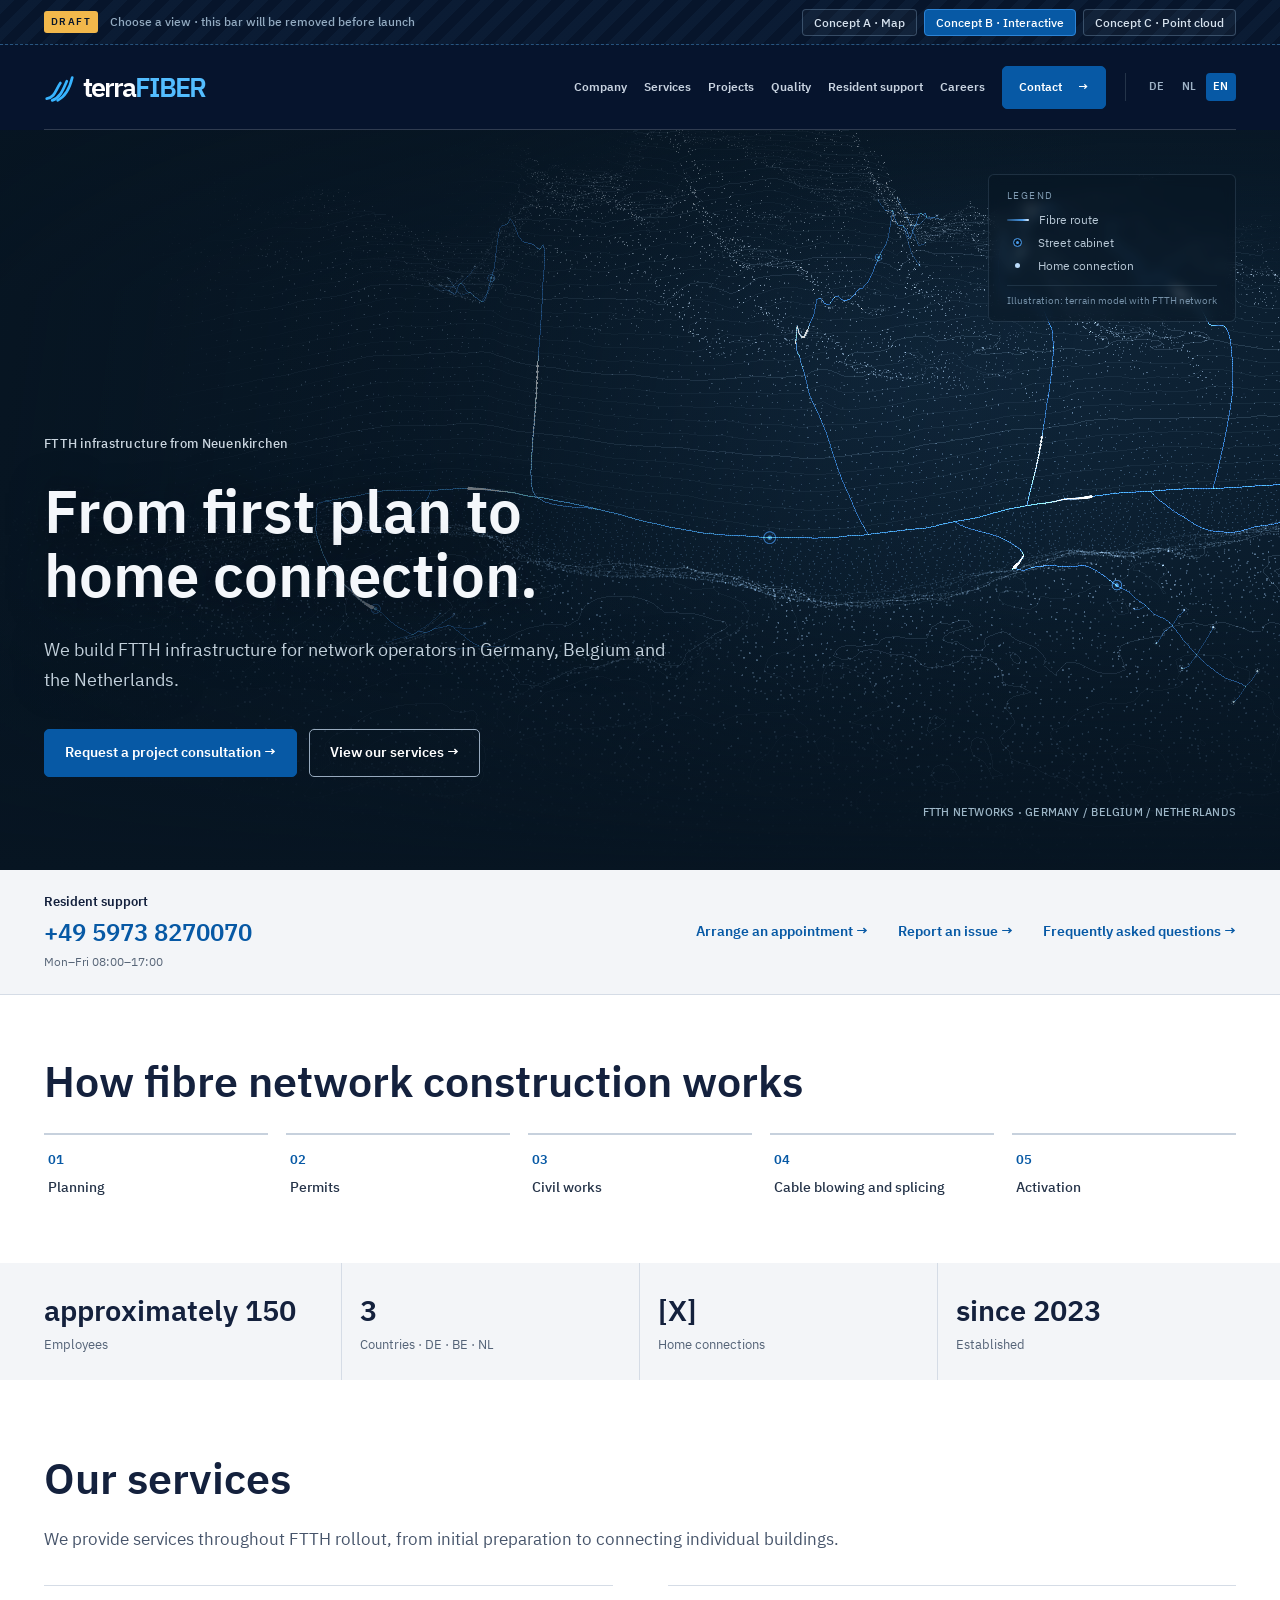
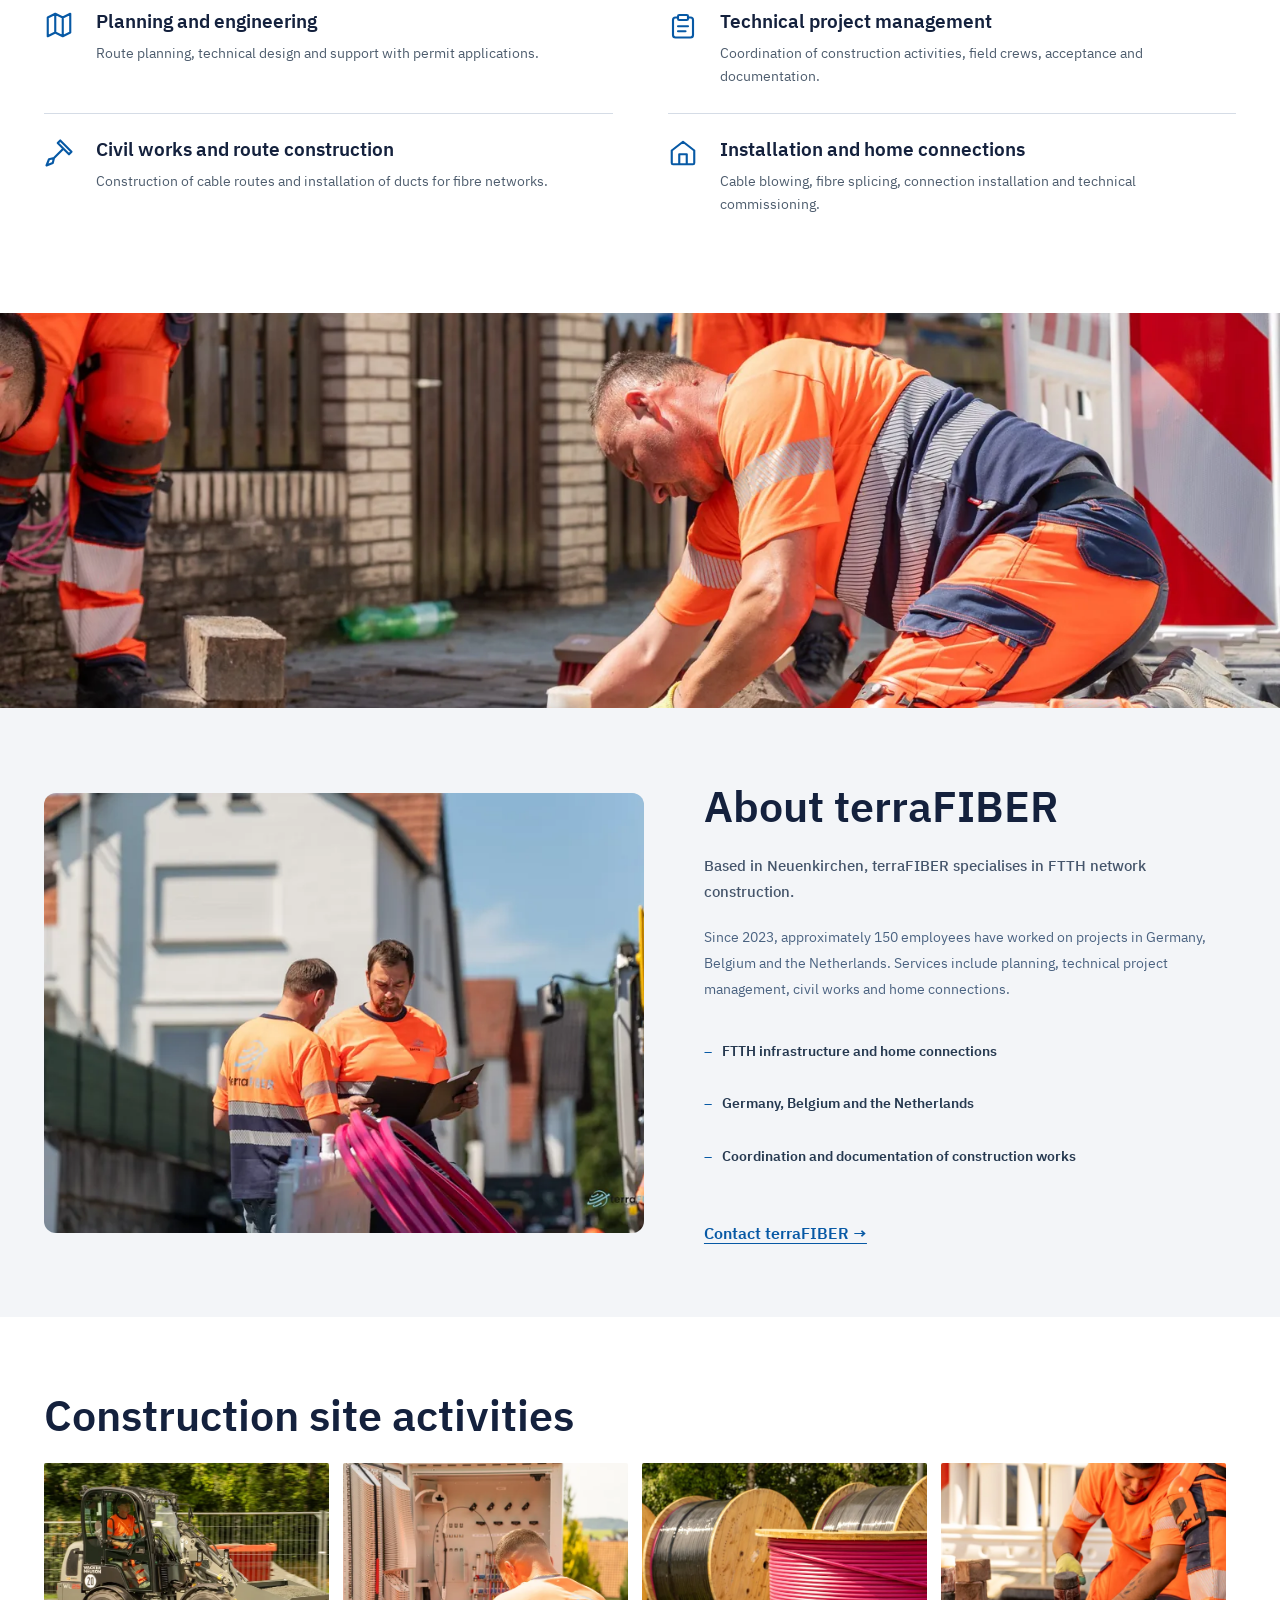
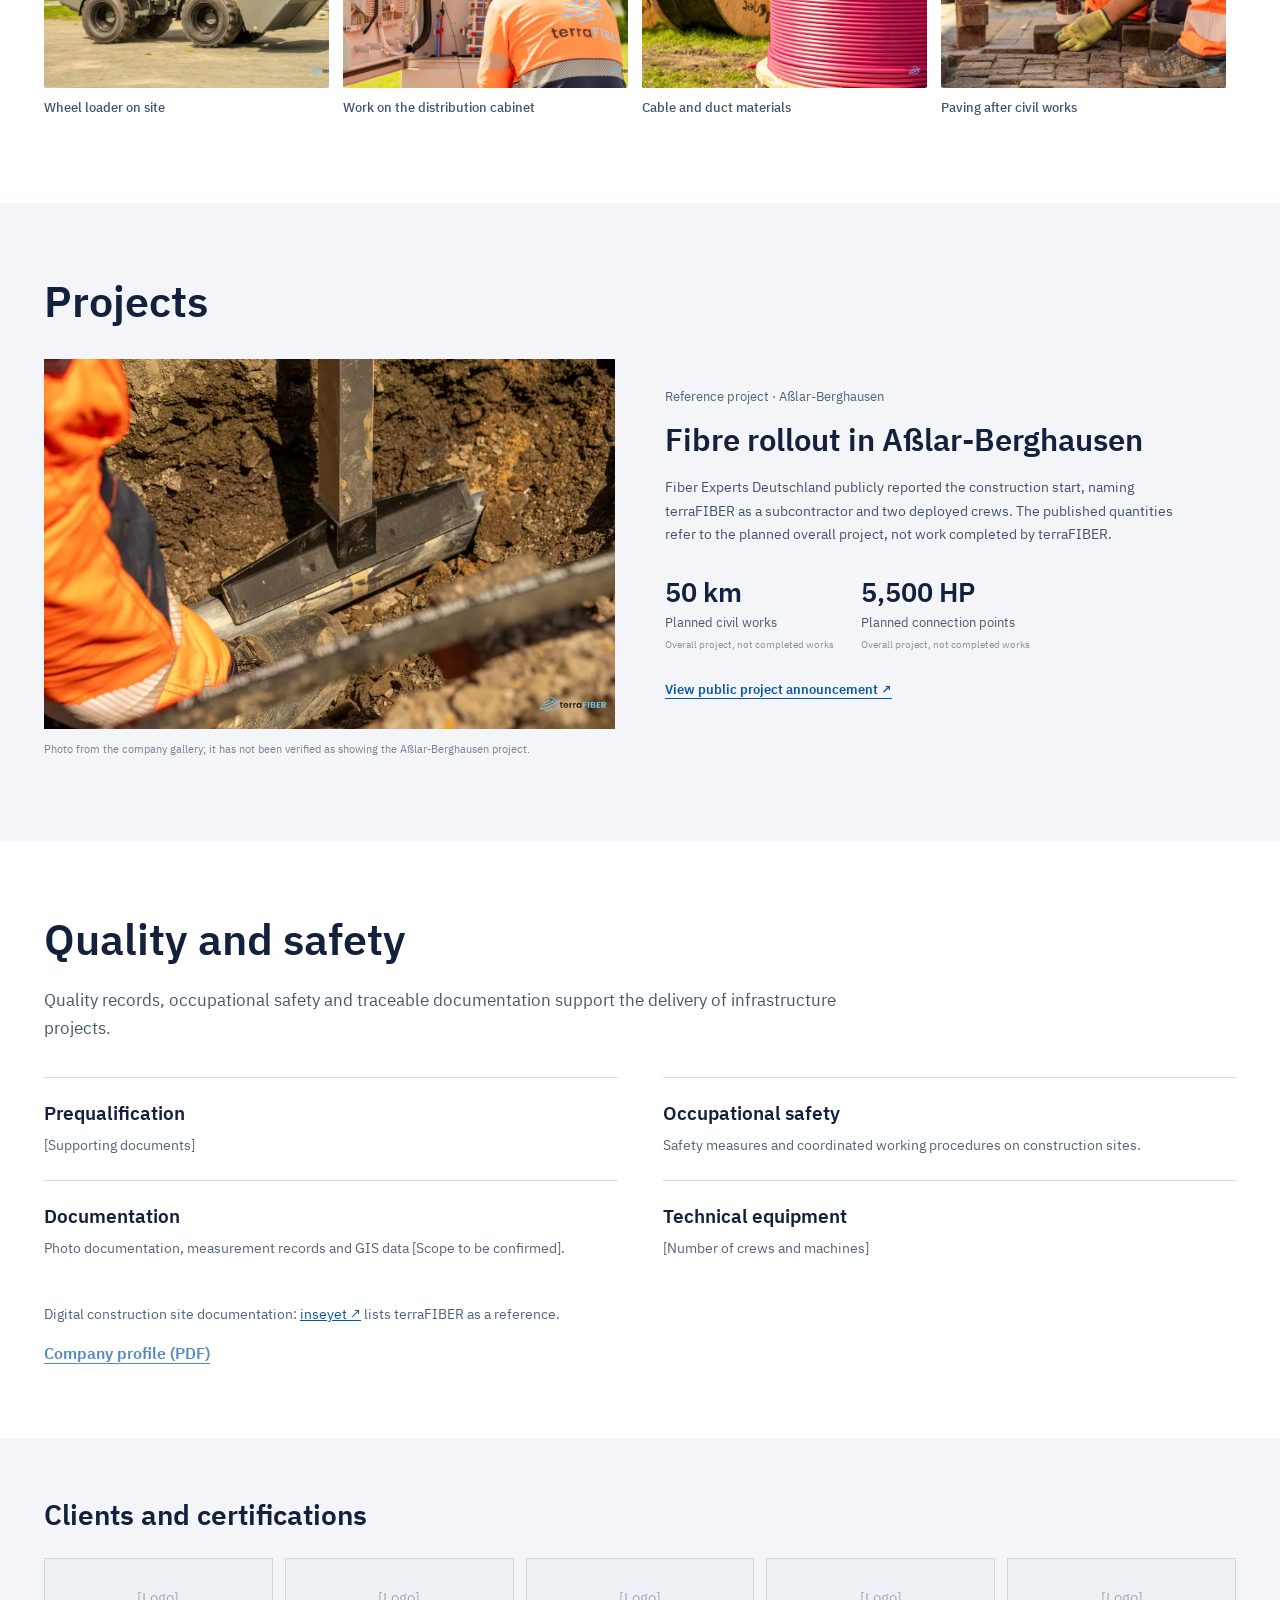
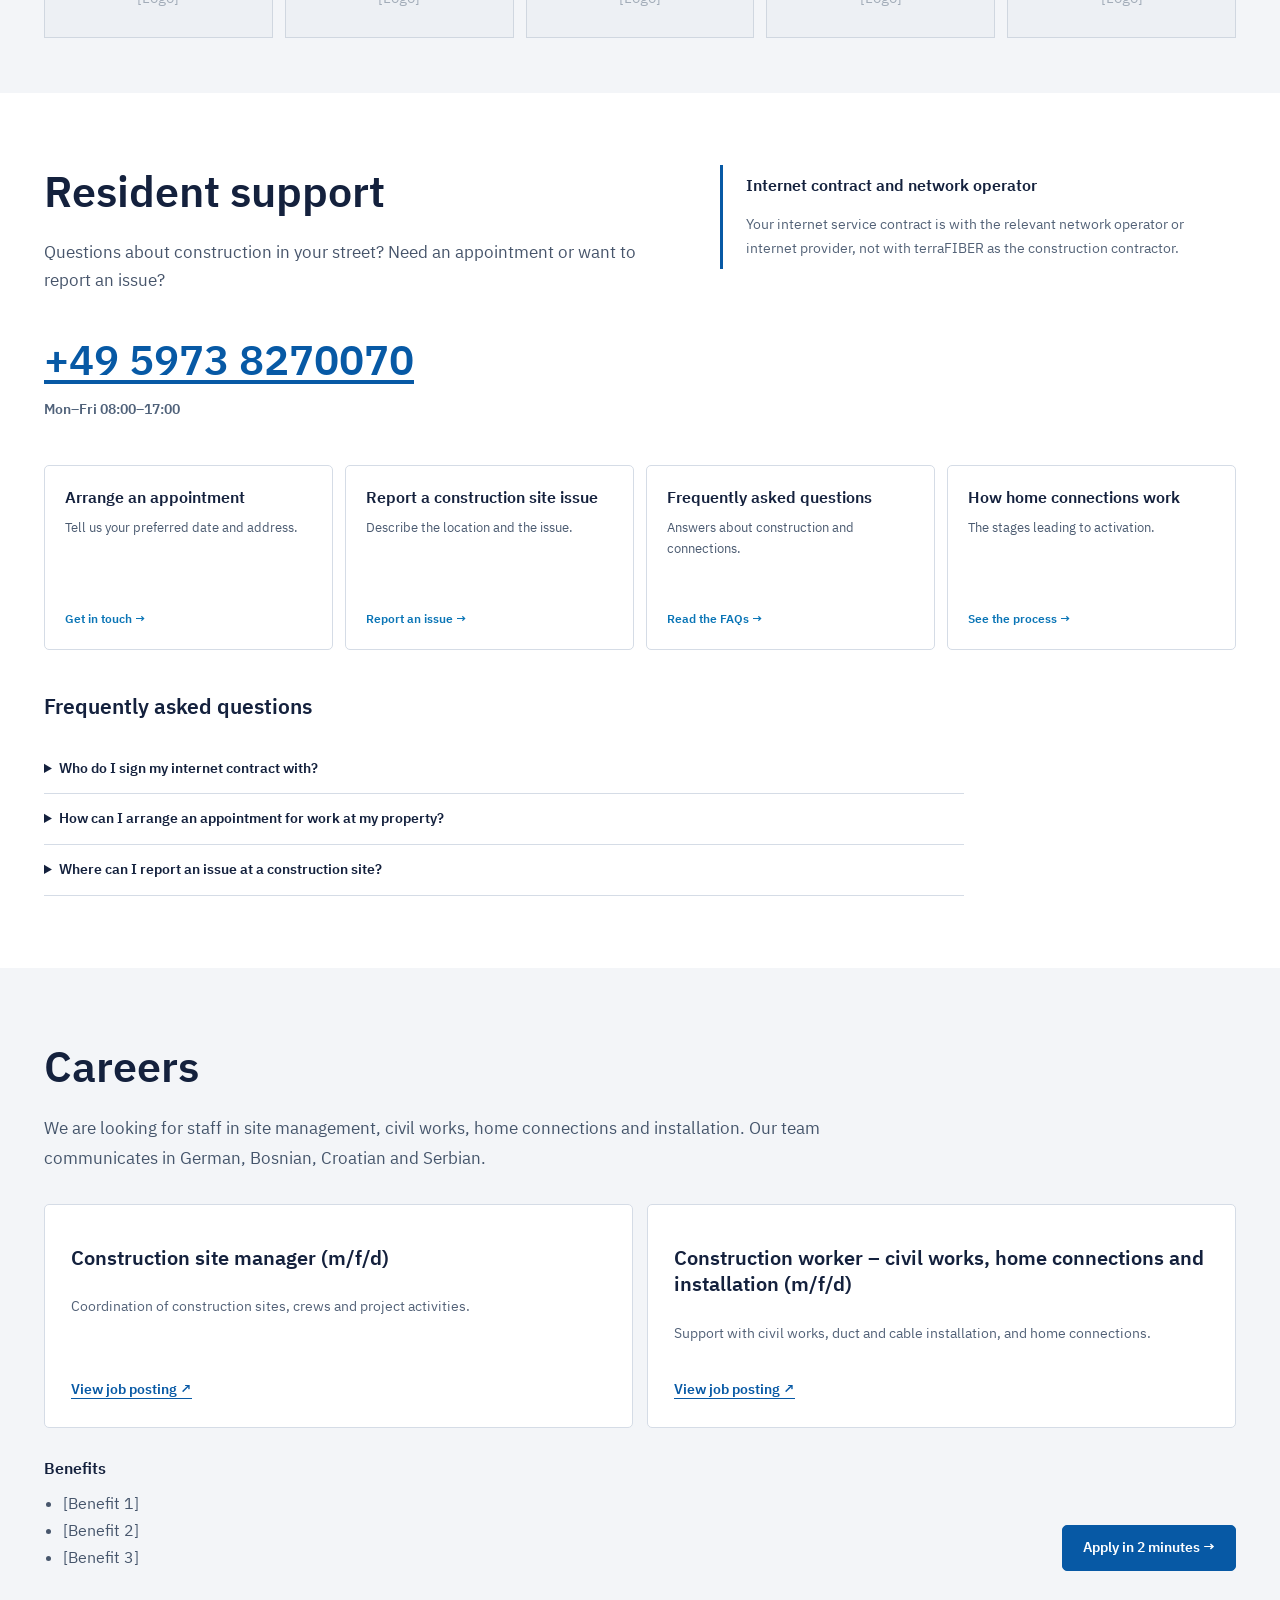
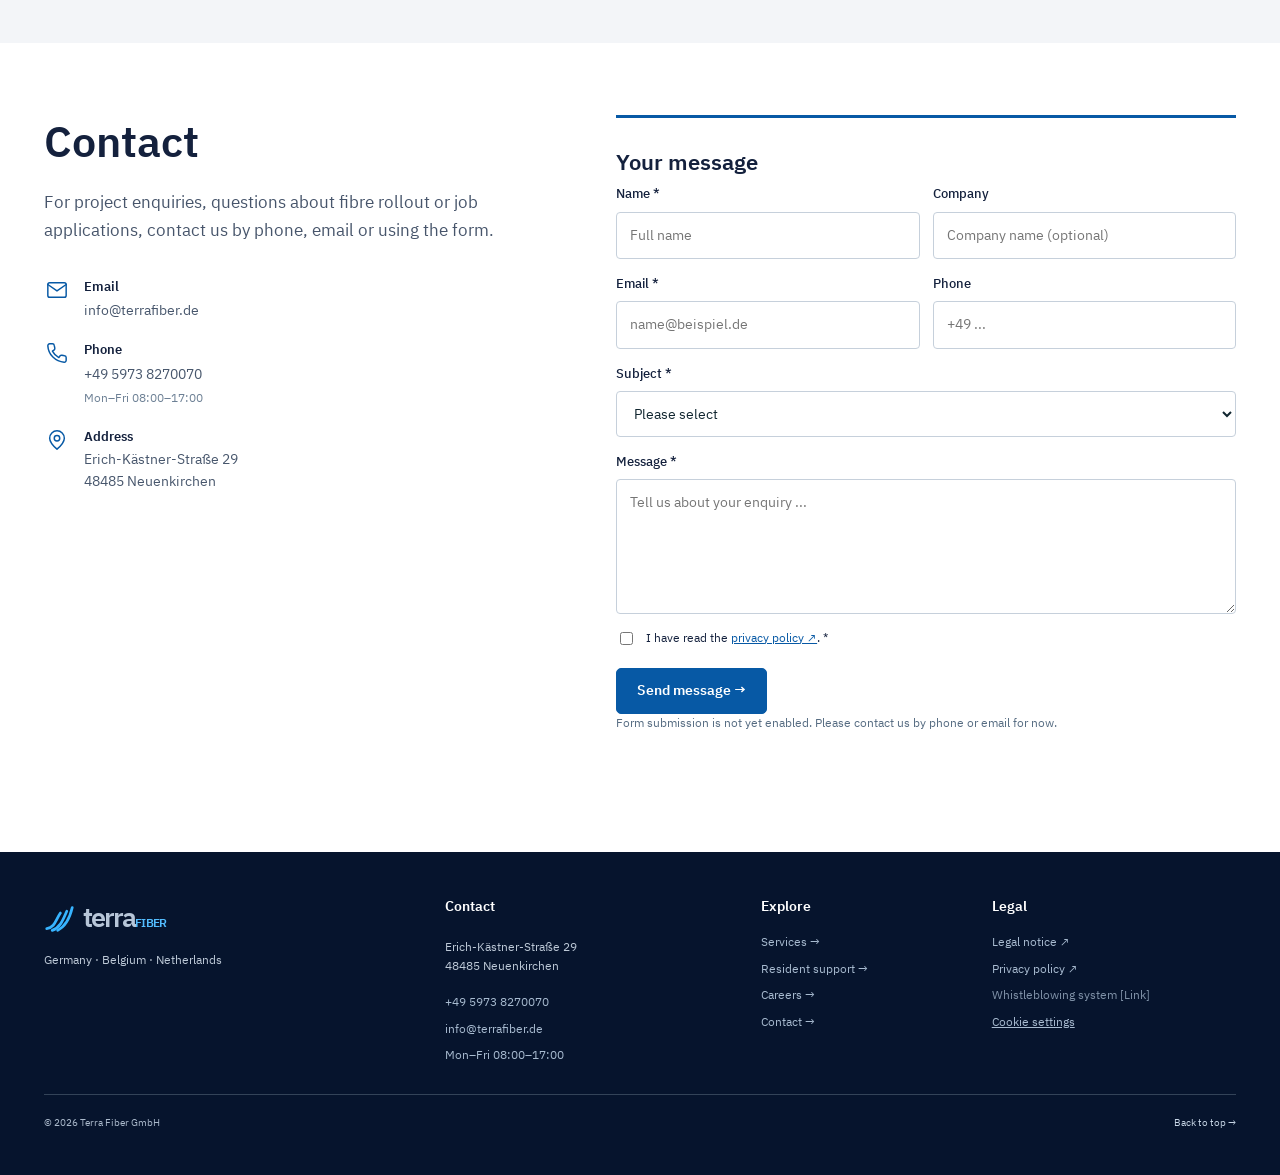
<file: concept-b/en/index.html>
<!doctype html>
<html lang="en">
<head>
<meta charset="utf-8">
<meta name="viewport" content="width=device-width, initial-scale=1">
<meta name="robots" content="noindex,nofollow,noarchive">
<meta name="terra-preview-build" content="v9b-immersive-2026-10-11">
<meta name="theme-color" content="#061329">
<link rel="icon" href="/favicon.ico?v=2" sizes="48x48">
<link rel="icon" href="/favicon.svg?v=2" type="image/svg+xml">
<link rel="apple-touch-icon" href="/apple-touch-icon.png?v=2">
<link rel="manifest" href="/site.webmanifest">
<meta name="description" content="terraFIBER builds FTTH infrastructure for network operators in Germany, Belgium and the Netherlands – planning, civil works, installation and home connections.">
<meta property="og:type" content="website">
<meta property="og:site_name" content="terraFIBER">
<meta property="og:title" content="terraFIBER · Fibre networks from first plan to home connection">
<meta property="og:description" content="terraFIBER builds FTTH infrastructure for network operators in Germany, Belgium and the Netherlands – planning, civil works, installation and home connections.">
<meta property="og:url" content="https://terrafiber.pages.dev/concept-b/en/">
<meta property="og:locale" content="en_GB">
<meta property="og:image" content="https://terrafiber.pages.dev/assets/share-card-en.jpg?v=1">
<meta property="og:image:type" content="image/jpeg">
<meta property="og:image:width" content="1200">
<meta property="og:image:height" content="630">
<meta property="og:image:alt" content="terraFIBER – From first plan to home connection.">
<meta name="twitter:card" content="summary_large_image">
<title>terraFIBER · Fibre networks from first plan to home connection</title>
<link rel="alternate" hreflang="de" href="https://terrafiber.pages.dev/concept-b/">
<link rel="alternate" hreflang="en" href="https://terrafiber.pages.dev/concept-b/en/">
<link rel="alternate" hreflang="nl" href="https://terrafiber.pages.dev/concept-b/nl/">
<style>
:root{--bg:#07152b;--bg2:#0d2546;--slate:#657481;--ink:#18283e;--accent:#13a5f3;--mint:#b7e9ff;--paper:#f5f8fc;--line:#dbe7f2;--max:1192px;--shadow:0 26px 65px rgba(13,38,38,.1)}
*{box-sizing:border-box}html{scroll-behavior:smooth}body{margin:0;color:var(--ink);background:#fff;font-family:Inter,-apple-system,BlinkMacSystemFont,"Segoe UI",Arial,sans-serif;line-height:1.55;-webkit-font-smoothing:antialiased}button,input,textarea,select{font:inherit}a{color:inherit;text-decoration:none}button{cursor:pointer}svg{display:block}::selection{background:var(--accent);color:#0b1a22}:focus-visible{outline:3px solid #0f83d8;outline-offset:3px}.wrap{width:min(calc(100% - 64px),var(--max));margin-inline:auto}.smallcaps{font-size:12px;text-transform:uppercase;letter-spacing:.19em;font-weight:800}.eyebrow{display:flex;align-items:center;gap:10px;color:#406680}.eyebrow::before{content:"";height:7px;width:7px;background:#5498bc;border-radius:50%}.section{padding:110px 0}.section-title{font-size:clamp(35px,5vw,62px);line-height:1.09;letter-spacing:-.058em;font-weight:750;margin:16px 0 21px}.muted{color:#667682}.light-muted{color:#a8bdc7}.section-intro{font-size:18px;max-width:620px;color:#697780;line-height:1.7}.pill{display:inline-flex;align-items:center;gap:10px;border-radius:100px;padding:8px 14px;font-weight:700;letter-spacing:.09em;font-size:11px}.btn{display:inline-flex;align-items:center;justify-content:center;gap:16px;min-height:53px;padding:0 24px;border-radius:8px;font-size:14px;font-weight:760;border:1px solid transparent;transition:transform .2s,background .2s,border-color .2s}.btn:hover{transform:translateY(-2px)}.btn-primary{background:var(--accent);color:#0e1920}.btn-primary:hover{background:#9ddbfa}.btn-outline{border-color:#4d6686;color:white;background:transparent}.btn-outline:hover{border-color:white}.btn-dark{background:#13253c;color:white}.btn-dark:hover{background:#1c3555}.btn svg{width:17px;height:17px}
.preview-bar{height:31px;background:#d4eeff;color:#123f66;display:flex;align-items:center;justify-content:center;font-size:10px;font-weight:800;letter-spacing:.17em;text-transform:uppercase}.top{background:var(--bg);color:#d3dbe6}.nav{height:85px;display:flex;align-items:center;justify-content:space-between;gap:25px;border-bottom:1px solid rgba(219,248,251,.1)}.logo{display:inline-flex;align-items:baseline;white-space:nowrap;color:white;font-size:27px;font-weight:820;letter-spacing:-.075em}.logo .logo-emphasis{color:var(--accent);font-weight:820;letter-spacing:-.064em}.logo-mark{width:19px;height:26px;border-left:4px solid var(--accent);border-radius:10px 0 0 10px;transform:rotate(26deg) translateY(5px);margin-right:4px}.logo small{display:block;font-size:7px;text-transform:uppercase;letter-spacing:.2em;color:#7f97b6;margin:3px 0 0 12px}.navlinks{display:flex;align-items:center;gap:30px}.navlinks a:not(.btn){font-size:12px;color:#c8d3e0;font-weight:640;transition:color .2s}.navlinks a:not(.btn):hover{color:var(--accent)}.nav .btn{min-height:43px;font-size:12px;padding:0 16px}.mobile-toggle{display:none;align-items:center;justify-content:center;height:44px;width:44px;background:none;border:1px solid rgba(255,255,255,.2);border-radius:7px;color:white}
.hero{background:var(--bg);color:white;position:relative;overflow:hidden}.hero::before{content:"";position:absolute;width:650px;height:650px;border-radius:50%;right:-280px;top:-150px;filter:blur(60px);background:radial-gradient(circle,rgba(104,170,129,.13),transparent 70%);pointer-events:none}.hero-inner{display:grid;grid-template-columns:1.03fr .97fr;min-height:645px;align-items:center;gap:38px;padding:43px 0 84px}.hero .pill{background:rgba(194,243,107,.09);color:var(--accent);border:1px solid rgba(194,243,107,.19)}h1{font-size:clamp(54px,6.2vw,91px);line-height:1.01;letter-spacing:-.069em;font-weight:760;margin:30px 0 28px}h1 em{font-style:normal;color:var(--accent)}.hero-desc{font-size:17px;line-height:1.85;color:#acbbcf;max-width:500px}.hero-actions{display:flex;gap:12px;flex-wrap:wrap;margin-top:33px}.hero-foot{display:flex;gap:22px;align-items:center;margin-top:56px;color:#7f97b6;font-size:11px;font-weight:700;letter-spacing:.08em;text-transform:uppercase}.hero-foot span{display:flex;align-items:center;gap:9px}.hero-foot i{display:block;width:5px;height:5px;border:1px solid #6788a8;border-radius:50%}.hero-art{position:relative;min-height:500px;display:flex;align-items:center;justify-content:center}.art-canvas{position:relative;width:100%;height:510px;border:1px solid rgba(183,234,192,.13);border-radius:14px;background:radial-gradient(circle at 80% 25%,rgba(188,239,110,.09),transparent 35%),linear-gradient(155deg,#17273c,#0c222d 62%,#102136);overflow:hidden;box-shadow:0 25px 90px rgba(0,0,0,.22)}.art-grid{position:absolute;inset:0;background-image:linear-gradient(rgba(183,233,224,.06) 1px,transparent 1px),linear-gradient(90deg,rgba(183,233,224,.06) 1px,transparent 1px);background-size:34px 34px;mask-image:linear-gradient(to bottom,black,transparent 98%)}.diagram{position:absolute;inset:0;width:100%;height:100%}.art-badge{position:absolute;z-index:2;top:24px;left:24px;background:rgba(9,29,36,.78);border:1px solid rgba(169,220,192,.22);padding:14px 17px;border-radius:9px;backdrop-filter:blur(9px);color:#d8dfe8}.art-badge strong{display:block;font-size:16px;letter-spacing:.03em}.art-badge span{display:block;color:#889fba;font-size:10px;text-transform:uppercase;letter-spacing:.14em;margin-top:3px}.art-side{position:absolute;right:19px;bottom:20px;width:195px;background:#bde9ff;color:#053956;padding:17px;border-radius:10px;box-shadow:0 25px 50px #04111870}.art-side span{font-weight:750;text-transform:uppercase;letter-spacing:.12em;font-size:10px}.art-side strong{font-size:22px;line-height:1.1;letter-spacing:-.04em;display:block;margin-top:10px}.hero-caption{position:absolute;bottom:19px;left:21px;color:#a8b9cd;font-size:10px;letter-spacing:.17em;text-transform:uppercase;z-index:2}.metrics{background:#eaf3fa}.metrics-inner{display:grid;grid-template-columns:repeat(3,1fr);gap:0}.metric{padding:30px 40px;border-right:1px solid #cfdce9}.metric:first-child{padding-left:0}.metric:last-child{border:none}.metric b{display:block;font-size:25px;letter-spacing:-.04em;color:#101f31}.metric p{margin:2px 0 0;color:#6a7b75;font-size:12px;font-weight:650}
.services-header{display:flex;justify-content:space-between;align-items:end;gap:30px}.services-grid{display:grid;grid-template-columns:repeat(4,1fr);gap:14px;margin-top:48px}.service{border:1px solid #dfe9f3;background:#f7faff;border-radius:12px;min-height:305px;padding:28px 25px;display:flex;flex-direction:column;position:relative;overflow:hidden;transition:transform .25s,box-shadow .25s}.service:hover{transform:translateY(-5px);box-shadow:var(--shadow)}.service .number{color:#8a9b91;font-size:11px;font-weight:750}.service-icon{height:64px;display:flex;align-items:center;color:#4b6983}.service-icon svg{width:42px;height:42px}.service h3{font-size:20px;line-height:1.23;letter-spacing:-.03em;margin:10px 0}.service p{font-size:13px;line-height:1.65;color:#64737a;margin:0}.service .arrow{display:block;margin-top:auto;padding-top:25px;color:#51758d;font-size:22px}
.about{background:var(--paper)}.about-inner{display:grid;grid-template-columns:1fr 1fr;align-items:center;gap:90px}.about-visual{min-height:430px;background:#0e305a;border-radius:12px;position:relative;overflow:hidden;box-shadow:var(--shadow)}.about-visual::before{position:absolute;inset:0;content:"";background:repeating-linear-gradient(135deg,rgba(191,238,146,.04) 0,rgba(191,238,146,.04) 2px,transparent 2px,transparent 32px)}.about-visual svg{position:absolute;inset:0;width:100%;height:100%}.about-visual .label-float{position:absolute;left:25px;right:25px;bottom:25px;color:white;background:rgba(9,22,29,.78);border:1px solid #3d5269;border-radius:9px;padding:18px 21px;backdrop-filter:blur(7px)}.label-float strong{display:block;font-size:18px}.label-float span{display:block;font-size:11px;color:#b0c0d1;margin-top:6px}.checks{display:grid;gap:15px;margin:30px 0}.checks li{list-style:none;padding-left:30px;position:relative;font-size:14px;font-weight:600}.checks li::before{content:"✓";position:absolute;left:0;top:0;color:#385f7d;font-weight:900}.about .smallcaps{color:#466a8b}.about .btn{margin-top:9px}
.project{background:#fff}.project-flex{display:grid;grid-template-columns:.95fr 1.05fr;gap:38px;align-items:stretch;margin-top:44px;background:#0c2a51;border-radius:13px;overflow:hidden;color:white}.project-visual{min-height:360px;position:relative;background:radial-gradient(circle at 63% 35%,#273b55,#122236 65%);overflow:hidden}.project-visual svg{width:100%;height:100%;position:absolute;inset:0}.project-badge{position:absolute;left:28px;top:28px;color:#85d5ff;border:1px solid #7296ae;padding:7px 12px;background:#15273e;border-radius:100px;font-weight:750;font-size:10px;letter-spacing:.1em;text-transform:uppercase}.project-body{padding:56px 46px 47px 10px}.project-body .smallcaps{color:var(--accent)}.project-body h3{font-size:34px;line-height:1.12;letter-spacing:-.045em;margin:12px 0 14px}.project-body p{font-size:14px;line-height:1.8;color:#aebed1;max-width:520px}.project-figures{display:flex;gap:32px;flex-wrap:wrap;margin:30px 0 27px}.project-figures strong{display:block;font-size:25px;color:white}.project-figures span{display:block;color:#8ba2bd;font-size:11px}.project-figures em{color:#9aceeb;font-size:10px;font-style:normal;display:block;margin-top:2px}.source-link{color:var(--accent);font-size:12px;font-weight:750;text-decoration:underline;text-underline-offset:4px}.source-link:hover{color:#fff}.disclaimer{font-size:11px;color:#748482;margin-top:15px}
.quality{background:var(--paper)}.quality-flex{display:grid;grid-template-columns:1fr 1fr;gap:80px}.quality-list{display:grid;gap:15px;margin-top:25px}.quality-item{display:flex;gap:16px;align-items:flex-start;background:#fff;border-radius:10px;border:1px solid #e0e7ed;padding:20px}.quality-item .qi{background:#e9f3fc;color:#375570;border-radius:9px;display:grid;place-items:center;min-width:43px;height:43px;font-weight:800}.quality-item strong{font-size:15px}.quality-item p{margin:4px 0 0;font-size:12px;color:#6b797d}.quality-quote{position:relative;background:#dbeeff;border-radius:14px;min-height:410px;padding:48px;display:flex;flex-direction:column;justify-content:space-between}.quality-quote .decor{font-size:85px;line-height:1;color:#6d9bb7;font-family:Georgia,serif}.quality-quote blockquote{padding:0;margin:0;font-size:30px;line-height:1.34;letter-spacing:-.035em;font-weight:650;color:#1a2b3a}.quality-quote p{color:#46627b;font-size:13px;margin:12px 0 0}
.career{background:#0b2343;color:white}.career-content{display:flex;align-items:center;justify-content:space-between;gap:50px}.career .smallcaps{color:var(--accent)}.career .section-title{max-width:650px}.career p{max-width:590px;color:#a2b4ca;line-height:1.8}.career-actions{flex:0 0 auto}.career .note{color:#839bb8;font-size:11px}
.contact{background:#fff}.contact-flex{display:grid;grid-template-columns:1fr .92fr;gap:85px}.contact-info{display:grid;gap:19px;margin-top:35px}.contact-info a{transition:color .2s}.contact-info a:hover{color:#486d8b}.contact-line{display:flex;gap:15px;align-items:flex-start}.contact-line .small-icon{width:40px;height:40px;border-radius:9px;background:#edf6fe;display:grid;place-items:center;flex:none;color:#46657f}.contact-line .small-icon svg{width:19px;height:19px}.contact-line strong{display:block;font-size:13px}.contact-line span{display:block;font-size:14px;color:#687780;margin-top:2px}.contact-form{background:#f5f9fe;border:1px solid #dde6ec;padding:32px;border-radius:13px}.contact-form h3{font-size:23px;margin:0 0 5px;letter-spacing:-.04em}.contact-form p{font-size:12px;color:#71817f;margin:0 0 21px}.form-grid{display:grid;grid-template-columns:1fr 1fr;gap:13px}.form-field{display:grid;gap:7px;margin-bottom:15px}.form-field label{font-size:11px;font-weight:800}.form-field input,.form-field textarea{width:100%;border:1px solid #cedae3;border-radius:7px;background:#fff;color:#112630;padding:12px 13px;outline:none;font-size:13px;resize:vertical}.form-field input:focus,.form-field textarea:focus{border-color:#567c99;box-shadow:0 0 0 3px #9ad2f240}.form-note{font-size:10px;color:#6b7c73;margin-top:13px;line-height:1.6}
footer{background:#07152b;color:#bac8d8;padding:44px 0}.footer-top{display:flex;justify-content:space-between;gap:30px;align-items:center}.footer-top .logo{font-size:24px}.footer-nav{display:flex;gap:22px;align-items:center;flex-wrap:wrap}.footer-nav a{font-size:11px;color:#93a8c1}.footer-nav a:hover{color:var(--accent)}.footer-bottom{margin-top:29px;padding-top:20px;border-top:1px solid #ffffff1a;display:flex;justify-content:space-between;gap:20px;font-size:10px;color:#6a87aa}.to-top{display:inline-flex;gap:5px;align-items:center;color:#c7d6e6}
@media(max-width:1000px){.navlinks{gap:18px}.navlinks a:not(.btn){font-size:11px}.hero-inner{gap:15px}.services-grid{grid-template-columns:repeat(2,1fr)}.service{min-height:250px}.about-inner{gap:40px}.quality-flex{gap:35px}.contact-flex{gap:40px}}
@media(max-width:760px){.wrap{width:min(calc(100% - 34px),var(--max))}.preview-bar{font-size:8px}.nav{height:68px}.logo{font-size:23px}.mobile-toggle{display:flex}.navlinks{display:none;position:absolute;left:0;right:0;top:99px;background:#0a1b36;z-index:10;flex-direction:column;align-items:stretch;padding:25px 21px 29px;border-bottom:1px solid #36485d;gap:17px;box-shadow:0 20px 35px #07111fe0}.navlinks.open{display:flex}.navlinks a:not(.btn){font-size:15px}.hero-inner{grid-template-columns:1fr;min-height:0;padding:52px 0 60px}.hero-art{min-height:390px;margin-top:27px}.art-canvas{height:410px}.hero-foot{margin-top:31px}.hero h1{font-size:clamp(52px,12vw,76px)}.hero-desc{font-size:16px}.metrics-inner{grid-template-columns:1fr 1fr}.metric{padding:18px 5px 18px 20px}.metric:first-child{padding-left:0}.metric:last-child{border-right:none;grid-column:1 / -1;border-top:1px solid #cfdce9;padding-left:0}.metric b{font-size:21px}.section{padding:73px 0}.section-title{font-size:clamp(34px,9vw,48px)}.services-header{display:block}.services-grid{gap:12px;margin-top:30px}.service{padding:22px 19px}.about-inner,.project-flex,.quality-flex,.contact-flex{grid-template-columns:1fr}.about-visual{min-height:340px;order:2}.project-body{padding:0 26px 34px}.project-visual{min-height:265px}.project-body h3{font-size:28px}.quality-quote{min-height:320px;padding:32px}.quality-quote blockquote{font-size:26px}.career-content{display:block}.career-actions{margin-top:25px}.contact-flex{gap:40px}.footer-top{align-items:flex-start;flex-direction:column}.footer-bottom{flex-direction:column}}
@media(max-width:455px){.services-grid{grid-template-columns:1fr}.service{min-height:218px}.form-grid{grid-template-columns:1fr;gap:0}.contact-form{padding:23px}.hero .btn{width:100%}.art-side{width:155px}.art-side strong{font-size:19px}.metrics-inner{grid-template-columns:1fr}.metric,.metric:first-child,.metric:last-child{border-right:0;border-top:1px solid #cfdce9;grid-column:1;padding-left:0}.metric:first-child{border-top:0}.quality-quote blockquote{font-size:24px}}
@media(prefers-reduced-motion:reduce){html{scroll-behavior:auto}*,*::before,*::after{animation-duration:.01ms!important;transition-duration:.01ms!important}}

/* V2 Brand continuity: colors inspired by the existing terraFIBER homepage and blue optical-fiber hero image. */
:root{--bg:#07152b;--bg2:#0b2444;--ink:#15253d;--accent:#18a5f3;--paper:#f4f8fc;--line:#dce6f2;--shadow:0 25px 65px rgba(7,34,78,.10)}
body{color:var(--ink)}
.preview-bar{background:#d7edff;color:#11527e;letter-spacing:.16em}
.top,.hero{background:#06142d}
.hero::before{background:radial-gradient(circle,rgba(17,112,232,.22),transparent 70%)}
.hero .pill{color:#96d8ff;background:rgba(20,166,246,.10);border-color:rgba(90,184,255,.24)}
.hero h1 em{color:#56bfff}
.logo{letter-spacing:-.073em}.logo .logo-emphasis{color:#53bdff}.fiber-symbol{color:#37b4ff;margin-right:8px;transform:translateY(7px);flex-shrink:0}
.navlinks a:not(.btn):hover{color:#7ed2ff}
.btn-primary{background:#109eea;color:#ffffff}.btn-primary:hover{background:#37b9ff}
.btn-dark{background:#0b3766;color:white}.btn-dark:hover{background:#13518c}
.hero-foot i{border-color:#2a94df}
.art-canvas{background:radial-gradient(circle at 83% 23%,rgba(0,155,255,.20),transparent 40%),linear-gradient(155deg,#0e2b5e,#051832 62%,#0c2856);border-color:rgba(91,172,251,.25)}
.art-grid{background-image:linear-gradient(rgba(69,166,243,.08) 1px,transparent 1px),linear-gradient(90deg,rgba(69,166,243,.08) 1px,transparent 1px)}
.art-badge{background:rgba(7,28,63,.81);border-color:rgba(80,175,251,.3)}
.art-badge strong{font-size:14px;color:#d3eaff}.art-badge span{color:#8bb9dd}
.art-side{background:#c5eaff;color:#083153}.art-side strong{color:#083153}
.metrics{background:#eaf4fc}.metric{border-right-color:#d1dfed}.metric b{color:#14375d}
.eyebrow{color:#1977ad}.eyebrow::before{background:#149ceb}
.service{background:#f7faff;border-color:#e1eaf4}.service-icon,.service .arrow{color:#207cbd}
.about{background:#f4f8fc}.about-visual{background:#0b2a58}.label-float{border-color:#2c629c}
.checks li::before{color:#198bc9}.about .smallcaps{color:#1b79bd}
.project-flex{background:#0b2447}.project-visual{background:radial-gradient(circle at 60% 37%,#154a7d,#06192f 68%)}
.project-badge{color:#a8deff;background:#103762;border-color:#2d83bc}
.project-body .smallcaps,.source-link{color:#8cceff}
.quality-quote{background:#e0f0fd}.quality-quote .decor{color:#86c8ee}
.contact{background:#ffffff}.contact-form{background:#f4f8fc;border-color:#dce6f2}
.section-intro{color:#66788b}
::selection{background:#91d6ff;color:#07172c}
:focus-visible{outline-color:#1a96df}
/* Original logo asset to be substituted after approval; text rendition is a temporary concept. */

.photo-frame,.project-photo-card,.gallery-card{position:relative;overflow:hidden}
.photo-frame{min-height:460px;border-radius:34px;background-size:cover;background-position:center;box-shadow:0 28px 70px rgba(8,25,42,.16)}
.photo-frame::after,.project-photo-card::after,.gallery-card::after{content:"";position:absolute;inset:0;background:linear-gradient(180deg,rgba(5,18,35,.06),rgba(5,18,35,.45));pointer-events:none}
.about-visual.photo-based{position:relative}
.about-visual.photo-based .label-float{position:absolute;left:24px;bottom:24px;z-index:2}
.project-photo-card{height:100%;min-height:400px;border-radius:28px;border:1px solid #d4e5f5;background:#dbeaf7;box-shadow:0 26px 65px rgba(13,38,38,.1)}
.project-photo-card img{position:absolute;inset:0;width:100%;height:100%;object-fit:cover;display:block}
.project-photo-card .project-badge{position:absolute;left:18px;top:18px;z-index:2}
.gallery-preview{background:linear-gradient(180deg,#f7fbff 0%,#eef5fb 100%)}
.gallery-grid{display:grid;grid-template-columns:repeat(12,1fr);gap:20px;margin-top:34px}
.gallery-card{margin:0;min-height:210px;border-radius:24px;border:1px solid #d4e5f5;background:#d7e7f6;box-shadow:0 18px 50px rgba(13,38,38,.08)}
.gallery-card img{position:absolute;inset:0;width:100%;height:100%;object-fit:cover;display:block}
.gallery-card.large{grid-column:span 5;min-height:280px}
.gallery-card.medium{grid-column:span 4}
.gallery-card.small{grid-column:span 3}
.gallery-card .gallery-caption{position:absolute;left:16px;bottom:16px;right:16px;z-index:2;color:#fff;font-size:13px;font-weight:700;letter-spacing:.03em;text-shadow:0 1px 10px rgba(0,0,0,.35)}
.diagram .fiber-halo{animation:fiberHalo 3.8s ease-in-out infinite;transform-origin:center}
.diagram .fiber-core{animation:fiberCorePulse 3.8s ease-in-out infinite}
.diagram .fiber-highlights{stroke-dasharray:3 45;animation:fiberFlow 9s linear infinite;opacity:.8}
.diagram .signal-link{animation:linkPulse 4.4s ease-in-out infinite}
.diagram .pulse-node{transform-origin:center;animation:nodePulse 3.2s ease-in-out infinite}
.diagram .signal-dot{transform-origin:center;animation:dotBlink 2.8s ease-in-out infinite}
@keyframes fiberHalo{0%,100%{opacity:.16}50%{opacity:.34}}
@keyframes fiberCorePulse{0%,100%{filter:drop-shadow(0 0 0 rgba(84,201,255,.0))}50%{filter:drop-shadow(0 0 8px rgba(84,201,255,.55)) drop-shadow(0 0 18px rgba(84,201,255,.32))}}
@keyframes fiberFlow{from{stroke-dashoffset:0}to{stroke-dashoffset:-104}}
@keyframes nodePulse{0%,100%{transform:scale(1);filter:drop-shadow(0 0 0 rgba(99,199,255,0))}50%{transform:scale(1.11);filter:drop-shadow(0 0 10px rgba(99,199,255,.65))}}
@keyframes dotBlink{0%,100%{transform:scale(1);opacity:.95}50%{transform:scale(1.22);opacity:1;filter:drop-shadow(0 0 7px rgba(84,201,255,.75))}}
@keyframes linkPulse{0%,100%{opacity:.72}50%{opacity:1}}
@media (max-width: 980px){.gallery-card.large,.gallery-card.medium,.gallery-card.small{grid-column:span 6}.photo-frame{min-height:360px}.project-photo-card{min-height:340px}}
@media (max-width: 640px){.gallery-grid{grid-template-columns:1fr}.gallery-card.large,.gallery-card.medium,.gallery-card.small{grid-column:span 1;min-height:220px}.photo-frame{min-height:300px}}

@media(prefers-reduced-motion:reduce){.diagram .fiber-halo,.diagram .fiber-core,.diagram .fiber-highlights,.diagram .signal-link,.diagram .pulse-node,.diagram .signal-dot{animation:none!important}}

/* V7: technical FTTH network with multiple small, gently glowing signal dots. */
.preview-bar{height:24px;background:#17365a;color:#aecce4;font-size:9px;letter-spacing:.14em}
.art-side{width:157px;padding:13px 14px;right:18px;bottom:18px;border-radius:9px}
.art-side span{font-size:9px;letter-spacing:.10em}
.art-side strong{font-size:18px;margin-top:8px;line-height:1.12}
.art-grid{opacity:.6}
.diagram .fiber-halo{animation:none!important;opacity:.11}
.diagram .fiber-core{animation:none!important;filter:none!important}
.diagram .fiber-highlights{animation:none!important;stroke-dasharray:none;opacity:.14}
.diagram .pulse-node,.diagram .signal-dot{animation:none!important;transform:none!important;filter:none!important;opacity:1}
.diagram .network-links{animation:none!important}
.diagram #fiber-particles-main,.diagram #fiber-particles-branches,.diagram .network-active-halos,.diagram .house-active-halos{pointer-events:none}
@media(prefers-reduced-motion:reduce){
  .diagram #fiber-particles-main,.diagram #fiber-particles-branches{display:none!important}
}

/* v8 — spacing, accessible resident service, editorial grids, responsive layout. */
.section{padding:78px 0}
.section-title{margin:12px 0 16px}
.section-intro{font-size:16px;line-height:1.72}
.preview-bar{height:auto;min-height:24px;padding:5px 16px;font-size:9px;line-height:1.45;text-align:center}
.citizen-topline{background:#edf5fc;color:#174668;border-bottom:1px solid #cbdce9}
.citizen-topline-inner{min-height:43px;display:flex;align-items:center;gap:20px;justify-content:space-between;padding:6px 0;font-size:12px;font-weight:680}
.citizen-topline-title{color:#0c4b80}
.citizen-topline a:hover{text-decoration:underline}
.citizen-topline-phone{font-weight:850;white-space:nowrap}
.citizen-topline-hours{white-space:nowrap;color:#4f708e}
.language-switch{display:inline-flex;align-items:center;gap:4px;white-space:nowrap}
.language-switch span{padding:3px 5px;font-weight:800;font-size:11px}
.language-switch .language-active{color:#fff;background:#115c99;border-radius:4px}
.language-switch [aria-disabled]{opacity:.48;cursor:not-allowed}
.navlinks{gap:17px}
.navlinks a:not(.btn){font-size:11px}
.hero-inner{min-height:580px;padding:38px 0 65px}
.hero .hero-actions{margin-top:33px}
.rollout{background:#fff;padding:53px 0 58px}
.rollout .section-title{font-size:clamp(27px,3.6vw,40px)}
.rollout-steps{display:grid;grid-template-columns:repeat(5,minmax(0,1fr));gap:12px;list-style:none;margin:28px 0 0;padding:0}
.rollout-steps li{border:1px solid #dce6f1;background:#f6faff;border-radius:13px;padding:17px 16px;display:flex;flex-direction:column;gap:11px;min-height:108px}
.rollout-steps b{font-size:12px;color:#2186c6}
.rollout-steps span{font-size:14px;font-weight:760;line-height:1.25;color:#183e60;overflow-wrap:anywhere}
.metrics-inner{grid-template-columns:repeat(4,minmax(0,1fr))}
.metric{padding:23px 26px}.metric b{font-size:27px}
.about-copy>p:not(.section-intro){font-size:14px;line-height:1.85;color:#4a6280;margin-top:20px}
.photo-frame{position:relative}
.photo-frame img{display:block;width:100%;height:100%;min-height:460px;object-fit:cover}
.photo-frame::after{z-index:1}
.about-visual .label-float{z-index:2}
.gallery-grid{display:grid;grid-template-columns:repeat(6,minmax(0,1fr));gap:16px}
.gallery-grid .gallery-card,.gallery-grid .gallery-card.large,.gallery-grid .gallery-card.medium,.gallery-grid .gallery-card.small{grid-column:span 2;min-height:225px}
.gallery-grid .gallery-card:first-child{grid-column:span 4;min-height:290px}
.gallery-grid .gallery-card:nth-child(2){grid-column:span 2;min-height:290px}
.gallery-card img{height:100%;width:100%;object-fit:cover}
.quality-cards{display:grid;grid-template-columns:repeat(4,minmax(0,1fr));gap:16px;margin-top:32px}
.quality-cards article{padding:23px;border:1px solid #deebf6;border-radius:16px;background:#f7faff;min-height:216px}
.quality-card-icon{color:#2785bd;font-size:12px;font-weight:850}
.quality-cards h3{font-size:19px;margin:20px 0 10px;line-height:1.3}
.quality-cards p{font-size:13px;color:#526b80;line-height:1.7;margin:0;overflow-wrap:anywhere}
.quality-support{margin-top:24px;display:flex;align-items:center;justify-content:space-between;gap:25px}
.quality-support p{font-size:14px;max-width:620px;color:#425c75}
.quality-support a:not(.btn){color:#136aa3;text-decoration:underline}
.btn-unavailable{opacity:.66;cursor:not-allowed;text-align:center;pointer-events:none;white-space:normal}
.citizen-service{background:#eaf5fd}
.citizen-lead{display:grid;grid-template-columns:1.3fr .7fr;gap:45px;align-items:center}
.citizen-lead .section-title{max-width:670px}
.citizen-bigphone{display:inline-block;font-weight:850;letter-spacing:-.04em;font-size:clamp(29px,4vw,47px);margin-top:16px;color:#10598c;text-decoration:underline;text-underline-offset:5px}
.citizen-hours{font-size:14px;font-weight:720;margin-top:7px;color:#4e7390}
.operator-note{background:#fff;border:1px solid #cddff0;border-left:4px solid #269cdf;border-radius:12px;padding:25px}
.operator-note strong{font-size:16px}.operator-note p{font-size:14px;color:#4a657b;line-height:1.75;margin-bottom:0}
.citizen-cards{display:grid;grid-template-columns:repeat(4,minmax(0,1fr));gap:15px;margin-top:27px}
.citizen-cards a{display:flex;flex-direction:column;min-height:228px;background:#fff;border:1px solid #d4e5f3;border-radius:14px;padding:22px;transition:border-color .2s,transform .2s}
.citizen-cards a:hover{border-color:#57aee2;transform:translateY(-3px)}
.citizen-cards a>span{color:#418cbd;font-weight:820;font-size:12px}
.citizen-cards h3{font-size:17px;line-height:1.32;margin:19px 0 8px}
.citizen-cards p{font-size:13px;color:#63778d;line-height:1.55;margin:0 0 12px}
.citizen-cards a>b{font-size:12px;color:#0a75b6;margin-top:auto}
.citizen-faq{margin-top:28px;max-width:860px}
.citizen-faq h3{font-size:21px}
.citizen-faq details{border-bottom:1px solid #c5d9ea;padding:14px 0;font-size:14px}
.citizen-faq summary{font-weight:740;cursor:pointer}
.citizen-faq details p{color:#4f6882;max-width:710px}
.job-cards{display:grid;grid-template-columns:repeat(2,minmax(0,1fr));gap:17px;margin-top:30px}
.job-cards article{border-radius:14px;border:1px solid #51749c;background:rgba(255,255,255,.07);padding:24px;display:flex;flex-direction:column}
.job-cards article>span{font-size:11px;color:#a6dfff;text-transform:uppercase;letter-spacing:.13em;font-weight:760}
.job-cards h3{font-size:21px;margin:14px 0 10px;line-height:1.3}
.job-cards p{font-size:13px;line-height:1.65}
.job-cards a{display:inline-block;margin-top:auto;padding-top:18px;color:#b1e2ff;font-size:13px;font-weight:760}
.career-bottom{display:flex;align-items:end;justify-content:space-between;gap:25px;margin-top:28px}
.career-bottom strong{font-size:16px}.career-bottom ul{padding-left:19px;margin:9px 0 0;line-height:1.7}
.contact-line small{display:block;font-size:12px;color:#6d8095;margin-top:4px}
.form-field select{width:100%;border:1px solid #cedae3;background:#fff;color:#112630;border-radius:7px;padding:12px 13px;font-size:13px}
.form-field :is(input,select,textarea)[aria-invalid="true"]{border-color:#b42318}
.privacy-consent{display:flex;align-items:flex-start;gap:10px;font-size:12px;line-height:1.5;margin:5px 0 20px}
.privacy-consent input{margin-top:3px;flex:none}
.privacy-consent a{color:#0d70aa;text-decoration:underline}
.form-status{margin:12px 0 0;font-size:12px!important;color:#566c82!important}
.footer-grid{display:grid;grid-template-columns:1.5fr 1.15fr .8fr 1fr;gap:35px}
.footer-grid>div{display:flex;flex-direction:column;align-items:flex-start;gap:8px;min-width:0}
.footer-grid>div>strong{font-size:13px;color:#fff;margin-bottom:7px}
.footer-grid :is(address,p){font-size:12px;font-style:normal;margin:5px 0 10px}
.footer-grid a:not(.logo),.footer-grid span,.footer-cookie-btn{font-size:12px;color:#a8bbd0;overflow-wrap:anywhere}
.footer-grid a:hover,.footer-cookie-btn:hover{color:#fff}
.footer-unavailable{opacity:.75}
.footer-cookie-btn{background:transparent;border:0;padding:0;text-align:left;text-decoration:underline}
.cookie-dialog{max-width:min(480px,calc(100vw - 30px));padding:28px;border:1px solid #cad9e5;border-radius:14px;box-shadow:0 30px 95px rgba(0,0,0,.27);color:#17344e}
.cookie-dialog::backdrop{background:#00172b85}
.cookie-dialog h2{margin:0 0 12px}.cookie-dialog p{font-size:14px;line-height:1.7}
@media(max-width:1100px){
 .citizen-topline-inner{gap:10px;font-size:11px}
 .navlinks{gap:12px}.navlinks a:not(.btn){font-size:10px}
 .citizen-cards,.quality-cards{grid-template-columns:repeat(2,minmax(0,1fr))}
}
@media(max-width:760px){
 .section{padding:64px 0}
 .rollout{padding:45px 0}
 .rollout-steps{grid-template-columns:repeat(2,minmax(0,1fr))}
 .rollout-steps li:last-child{grid-column:span 2;min-height:90px}
 .metrics-inner{grid-template-columns:repeat(2,minmax(0,1fr))}
 .metric,.metric:first-child,.metric:last-child{grid-column:auto;padding:20px 15px;border-right:0;border-top:1px solid #cfdce9}
 .metric:nth-child(-n+2){border-top:0}
 .citizen-topline-inner{display:grid;grid-template-columns:1fr auto;gap:5px 12px;padding:8px 0}
 .citizen-topline-title{grid-column:1/-1}
 .citizen-topline-hours{font-size:10px}
 .language-switch{justify-self:end;grid-column:2;grid-row:2/4}
 .top{position:relative}
 .navlinks{top:100%!important;left:0;right:0}
 .citizen-lead{grid-template-columns:1fr;gap:16px}
 .gallery-grid{gap:12px}
 .gallery-grid .gallery-card:first-child,.gallery-grid .gallery-card:nth-child(2){min-height:220px}
 .career-bottom{align-items:flex-start}
 .footer-grid{grid-template-columns:repeat(2,minmax(0,1fr))}
 .photo-frame img{min-height:360px}
}
@media(max-width:540px){
 .wrap{width:min(calc(100% - 30px),var(--max))}
 .preview-bar{font-size:8px;letter-spacing:.07em}
 .citizen-topline-phone{font-size:11px}
 .citizen-topline-hours{font-size:10px}
 .rollout-steps{grid-template-columns:1fr;gap:9px}
 .rollout-steps li:last-child{grid-column:auto}
 .rollout-steps li{min-height:64px;flex-direction:row;align-items:center}
 .metrics-inner{grid-template-columns:repeat(2,minmax(0,1fr))}
 .metric,.metric:first-child,.metric:last-child{grid-column:auto;padding:16px 8px;border-top:1px solid #cfdce9}
 .metric:nth-child(-n+2){border-top:0}
 .metric b{font-size:22px}
 .hero-inner{padding-top:36px;padding-bottom:46px}
 .hero h1{font-size:clamp(45px,12.4vw,61px)}
 .hero-art{min-height:400px}
 .art-canvas{height:405px}
 .diagram{height:300px;top:0;bottom:auto}
 .art-side{width:132px;bottom:57px;right:11px;padding:10px 11px}
 .art-side strong{font-size:15px;line-height:1.1;margin-top:6px}
 .art-side span{font-size:8px}
 .hero-caption{left:13px;bottom:13px;font-size:8px;max-width:calc(100% - 26px);letter-spacing:.09em}
 .art-badge{top:12px;left:12px;padding:10px 12px}
 .art-badge strong{font-size:11px}
 .art-badge span{font-size:8px;letter-spacing:.07em}
 .gallery-grid{grid-template-columns:1fr}
 .gallery-grid .gallery-card,.gallery-grid .gallery-card.large,.gallery-grid .gallery-card.medium,.gallery-grid .gallery-card.small,.gallery-grid .gallery-card:first-child,.gallery-grid .gallery-card:nth-child(2){grid-column:auto;min-height:220px}
 .quality-cards,.citizen-cards,.job-cards{grid-template-columns:1fr}
 .quality-cards article,.citizen-cards a{min-height:0}
 .quality-support,.career-bottom{display:flex;flex-direction:column;align-items:stretch;gap:14px}
 .citizen-bigphone{font-size:32px;overflow-wrap:anywhere}
 .photo-frame img{min-height:300px}
 .footer-grid{grid-template-columns:1fr 1fr;gap:30px 12px}
 .footer-grid .footer-identity{grid-column:1/-1}
}
</style>

<link rel="stylesheet" href="/assets/v9.css">
<link rel="stylesheet" href="/assets/concept-b.css">
</head>
<body>
<div class="preview-bar" role="note">REDESIGN STUDY · CONCEPT 09 · UNPUBLISHED · CONTENT, LEGAL INFORMATION, IMAGES AND FORM SUBMISSION REQUIRE APPROVAL</div>
<div class="concept-switcher" role="navigation" aria-label="Choose a view"><div class="wrap concept-switcher-inner"><span class="concept-tag">Draft</span><span class="concept-label">Choose a view · this bar will be removed before launch</span><div class="concept-options"><a href="/en/">Concept A<span class="co-sub">&nbsp;· Map</span></a><a href="/concept-b/en/" aria-current="page">Concept B<span class="co-sub">&nbsp;· Interactive</span></a><a href="/concept-c/en/">Concept C<span class="co-sub">&nbsp;· Point cloud</span></a></div></div></div>
<div class="top" id="start">
  <header class="wrap nav" aria-label="Main navigation">
    <a class="logo" href="#start" aria-label="terraFIBER home"><svg class="fiber-symbol" viewBox="0 0 34 34" width="31" height="31" aria-hidden="true" fill="none"><path d="M3 28c9-1 10-10 15-17" stroke="currentColor" stroke-width="3" stroke-linecap="round"/><path d="M9 30c9-3 12-12 16-21" stroke="currentColor" stroke-width="3" stroke-linecap="round"/><path d="M15 30c8-4 13-12 16-25" stroke="currentColor" stroke-width="3" stroke-linecap="round"/></svg>terra<span class="logo-emphasis">FIBER</span></a>
    <div class="language-switch nav-lang" role="group" aria-label="Language selection"><a href="/concept-b/" hreflang="de" lang="de" aria-label="German version">DE</a><a href="/concept-b/nl/" hreflang="nl" lang="nl" aria-label="Dutch version">NL</a><span class="language-active" aria-current="true" lang="en">EN</span></div>
    <button class="mobile-toggle" id="menuBtn" aria-label="Open menu" aria-controls="navlinks" aria-expanded="false"><svg width="22" height="22" viewBox="0 0 24 24" fill="none" stroke="currentColor" stroke-width="2"><path d="M4 6h16M4 12h16M4 18h16"/></svg></button>
    <nav class="navlinks" id="navlinks" aria-label="Page sections"><a href="#unternehmen">Company</a><a href="#leistungen">Services</a><a href="#projekte">Projects</a><a href="#qualitaet">Quality</a><a href="#buergerservice">Resident support</a><a href="#karriere">Careers</a><a href="#kontakt" class="btn btn-primary">Contact <span aria-hidden="true">→</span></a></nav>
  </header>
</div>
<main>
<section class="hero hero-immersive" aria-labelledby="hero-title"><canvas class="fiber-field" aria-hidden="true"></canvas><div class="fiber-field-shade" aria-hidden="true"></div><div class="terrain-legend" aria-hidden="true"><span class="tl-title">Legend</span><span class="tl-item"><i class="tl-route"></i>Fibre route</span><span class="tl-item"><i class="tl-cabinet"></i>Street cabinet</span><span class="tl-item"><i class="tl-home"></i>Home connection</span><span class="tl-caption">Illustration: terrain model with FTTH network</span></div><div class="wrap hero-inner">
  <div class="hero-content">
  <p class="hero-origin">FTTH infrastructure from Neuenkirchen</p>
  <h1 id="hero-title">From first plan to home connection.</h1>
  <p class="hero-desc">We build FTTH infrastructure for network operators in Germany, Belgium and the Netherlands.</p>
  <div class="hero-actions"><a class="btn btn-primary" href="#kontakt">Request a project consultation →</a><a class="btn btn-outline" href="#leistungen">View our services →</a></div>
</div>
  <div class="hero-note" aria-hidden="true"><span>FTTH NETWORKS · GERMANY / BELGIUM / NETHERLANDS</span></div></div>
</section>
<div class="citizen-quickbar" aria-label="Resident support – quick links"><div class="wrap citizen-quickbar-inner">
  <div class="citizen-quick-contact"><strong>Resident support</strong><a href="tel:+4959738270070">+49 5973 8270070</a><span>Mon–Fri 08:00–17:00</span></div>
  <div class="citizen-quick-actions">
    <a href="#kontakt" data-topic="Bürgerservice">Arrange an appointment →</a>
    <a href="#kontakt" data-topic="Bürgerservice">Report an issue →</a>
    <a href="#faq">Frequently asked questions →</a>
  </div>
</div></div>
<section class="section rollout" id="ablauf" aria-labelledby="rollout-title"><div class="wrap">
  <h2 class="section-title" id="rollout-title">How fibre network construction works</h2>
  <ol class="rollout-steps"><li><b>01</b><span>Planning</span></li><li><b>02</b><span>Permits</span></li><li><b>03</b><span>Civil works</span></li><li><b>04</b><span>Cable blowing and splicing</span></li><li><b>05</b><span>Activation</span></li></ol>
</div></section>
<section class="metrics" aria-label="Company profile"><div class="wrap metrics-inner">
  <div class="metric"><b>approximately 150</b><p>Employees</p></div>
  <div class="metric"><b>3</b><p>Countries · DE · BE · NL</p></div>
  <div class="metric"><b>[X]</b><p>Home connections</p></div>
  <div class="metric"><b>since 2023</b><p>Established</p></div>
</div></section>
<section class="section services" id="leistungen" aria-labelledby="services-title"><div class="wrap">
  <h2 class="section-title" id="services-title">Our services</h2>
  <p class="section-intro">We provide services throughout FTTH rollout, from initial preparation to connecting individual buildings.</p>
  <div class="services-grid">
    <article class="service"><div class="service-icon"><svg viewBox="0 0 24 24" aria-hidden="true"><path d="m3 6 6-3 6 3 6-3v15l-6 3-6-3-6 3zM9 3v15m6-12v15"/></svg></div><div><h3>Planning and engineering</h3><p>Route planning, technical design and support with permit applications.</p></div></article>
    <article class="service"><div class="service-icon"><svg viewBox="0 0 24 24" aria-hidden="true"><rect x="8" y="4" width="8" height="4" rx="1"/><path d="M8 6H6a2 2 0 0 0-2 2v12a2 2 0 0 0 2 2h12a2 2 0 0 0 2-2V8a2 2 0 0 0-2-2h-2M8 13h8M8 17h6"/></svg></div><div><h3>Technical project management</h3><p>Coordination of construction activities, field crews, acceptance and documentation.</p></div></article>
    <article class="service"><div class="service-icon"><svg viewBox="0 0 24 24" aria-hidden="true"><path d="m13 2 9 9-2 2-9-9zM15 9 8 16M8 16l-4 1-2 5 5-2 1-4z"/></svg></div><div><h3>Civil works and route construction</h3><p>Construction of cable routes and installation of ducts for fibre networks.</p></div></article>
    <article class="service"><div class="service-icon"><svg viewBox="0 0 24 24" aria-hidden="true"><path d="m3 10 9-7 9 7v10a1 1 0 0 1-1 1H4a1 1 0 0 1-1-1zM9 21v-8h6v8"/></svg></div><div><h3>Installation and home connections</h3><p>Cable blowing, fibre splicing, connection installation and technical commissioning.</p></div></article>
  </div>
</div></section>
<section class="site-photo-band" aria-label="Reinstatement of paving after civil works"><img src="/assets/images/AVA-00131-69-800.webp" srcset="/assets/images/AVA-00131-69-800.webp 800w, /assets/images/AVA-00131-69-1600.webp 1600w" sizes="100vw" width="1600" height="1067" loading="lazy" decoding="async" alt="Worker laying paving stones to restore the surface after construction work"></section>
<section class="section about" id="unternehmen" aria-labelledby="about-title"><div class="wrap about-inner">
  <div class="about-visual"><div class="photo-frame"><img src="/assets/images/AVA-00024-14-800.webp" srcset="/assets/images/AVA-00024-14-800.webp 800w, /assets/images/AVA-00024-14-1600.webp 1600w" sizes="(max-width: 760px) 100vw, 50vw" width="1600" height="1067" loading="lazy" decoding="async" alt="Two terraFIBER workers reviewing construction plans at a work site"></div></div>
  <div class="about-copy">
    <h2 class="section-title" id="about-title">About terraFIBER</h2>
    <p class="section-intro">Based in Neuenkirchen, terraFIBER specialises in FTTH network construction.</p>
    <p>Since 2023, approximately 150 employees have worked on projects in Germany, Belgium and the Netherlands. Services include planning, technical project management, civil works and home connections.</p>
    <ul class="checks"><li>FTTH infrastructure and home connections</li><li>Germany, Belgium and the Netherlands</li><li>Coordination and documentation of construction works</li></ul>
    <a class="text-link" href="#kontakt">Contact terraFIBER →</a>
  </div>
</div></section>
<section class="section gallery-preview" id="einblicke" aria-labelledby="gallery-title"><div class="wrap">
  <h2 class="section-title" id="gallery-title">Construction site activities</h2>
  <div class="gallery-strip" aria-label="terraFIBER photo gallery"><figure class="gallery-strip-item"><img src="/assets/images/AVA-05532-215-800.webp" srcset="/assets/images/AVA-05532-215-800.webp 800w, /assets/images/AVA-05532-215-1600.webp 1600w" sizes="(max-width: 540px) 80vw, 285px" width="1600" height="1067" loading="lazy" decoding="async" alt="Worker operating a wheel loader at a construction site"><figcaption>Wheel loader on site</figcaption></figure>
<figure class="gallery-strip-item"><img src="/assets/images/AVA-05573-235-800.webp" srcset="/assets/images/AVA-05573-235-800.webp 800w, /assets/images/AVA-05573-235-1600.webp 1600w" sizes="(max-width: 540px) 80vw, 285px" width="1600" height="1067" loading="lazy" decoding="async" alt="terraFIBER technician working at an open outdoor distribution cabinet"><figcaption>Work on the distribution cabinet</figcaption></figure>
<figure class="gallery-strip-item"><img src="/assets/images/AVA-05521-211-800.webp" srcset="/assets/images/AVA-05521-211-800.webp 800w, /assets/images/AVA-05521-211-1600.webp 1600w" sizes="(max-width: 540px) 80vw, 285px" width="1600" height="1067" loading="lazy" decoding="async" alt="Large reels of cable and duct material at an outdoor site"><figcaption>Cable and duct materials</figcaption></figure>
<figure class="gallery-strip-item"><img src="/assets/images/AVA-05398-164-800.webp" srcset="/assets/images/AVA-05398-164-800.webp 800w, /assets/images/AVA-05398-164-1600.webp 1600w" sizes="(max-width: 540px) 80vw, 285px" width="1600" height="1067" loading="lazy" decoding="async" alt="Worker laying paving stones with a rubber mallet"><figcaption>Paving after civil works</figcaption></figure></div>
</div></section>
<section class="section project" id="projekte" aria-labelledby="project-title"><div class="wrap">
  <h2 class="section-title" id="project-title">Projects</h2>
  <div class="project-flex">
    <div class="project-visual"><img src="/assets/images/AVA-05497-198-800.webp" srcset="/assets/images/AVA-05497-198-800.webp 800w, /assets/images/AVA-05497-198-1600.webp 1600w" sizes="(max-width: 700px) 100vw, (max-width: 1100px) 65vw, 50vw" width="1600" height="1067" loading="lazy" decoding="async" alt="Worker using a tool in an excavated trench; not confirmed as a photo of the Aßlar-Berghausen project"></div>
    <div class="project-body"><p class="reference-label">Reference project · Aßlar-Berghausen</p>
      <h3>Fibre rollout in Aßlar-Berghausen</h3>
      <p>Fiber Experts Deutschland publicly reported the construction start, naming terraFIBER as a subcontractor and two deployed crews. The published quantities refer to the planned overall project, not work completed by terraFIBER.</p>
      <div class="project-figures"><div><strong>50 km</strong><span>Planned civil works</span><em>Overall project, not completed works</em></div><div><strong>5,500 HP</strong><span>Planned connection points</span><em>Overall project, not completed works</em></div></div>
      <a class="text-link" href="https://de.linkedin.com/posts/fiber-experts-deutschland-gmbh_baustart-glasfaserausbau-asslar-activity-7359108634003312640-slkd" target="_blank" rel="noopener noreferrer">View public project announcement ↗</a>
    </div>
  </div>
  <p class="disclaimer">Photo from the company gallery; it has not been verified as showing the Aßlar-Berghausen project.</p>
</div></section>
<section class="section quality" id="qualitaet" aria-labelledby="quality-title"><div class="wrap">
  <h2 class="section-title" id="quality-title">Quality and safety</h2>
  <p class="section-intro">Quality records, occupational safety and traceable documentation support the delivery of infrastructure projects.</p>
  <div class="quality-cards">
    <article><h3>Prequalification</h3><p>[Supporting documents]</p></article>
    <article><h3>Occupational safety</h3><p>Safety measures and coordinated working procedures on construction sites.</p></article>
    <article><h3>Documentation</h3><p>Photo documentation, measurement records and GIS data [Scope to be confirmed].</p></article>
    <article><h3>Technical equipment</h3><p>[Number of crews and machines]</p></article>
  </div>
  <p class="quality-reference">Digital construction site documentation: <a href="https://inseyet.de/" target="_blank" rel="noopener noreferrer">inseyet ↗</a> lists terraFIBER as a reference.</p>
  <span class="text-link unavailable" aria-disabled="true">Company profile (PDF)</span>
</div></section>
<div class="logo-reserve" aria-label="Clients and certificates – placeholders"><div class="wrap"><h2>Clients and certifications</h2><div class="logo-reserve-grid"><span>[Logo]</span><span>[Logo]</span><span>[Logo]</span><span>[Logo]</span><span>[Logo]</span></div></div></div>
<section class="section citizen-service" id="buergerservice" aria-labelledby="citizen-title"><div class="wrap">
  <div class="citizen-lead"><div><h2 class="section-title" id="citizen-title">Resident support</h2><p class="section-intro">Questions about construction in your street? Need an appointment or want to report an issue?</p>
    <a class="citizen-bigphone" href="tel:+4959738270070">+49 5973 8270070</a><p class="citizen-hours">Mon–Fri 08:00–17:00</p></div>
    <aside class="operator-note"><strong>Internet contract and network operator</strong><p>Your internet service contract is with the relevant network operator or internet provider, not with terraFIBER as the construction contractor.</p></aside>
  </div>
  <div class="citizen-cards">
    <a href="#kontakt" data-topic="Bürgerservice"><h3>Arrange an appointment</h3><p>Tell us your preferred date and address.</p><b>Get in touch →</b></a>
    <a href="#kontakt" data-topic="Bürgerservice"><h3>Report a construction site issue</h3><p>Describe the location and the issue.</p><b>Report an issue →</b></a>
    <a href="#faq"><h3>Frequently asked questions</h3><p>Answers about construction and connections.</p><b>Read the FAQs →</b></a>
    <a href="#ablauf"><h3>How home connections work</h3><p>The stages leading to activation.</p><b>See the process →</b></a>
  </div>
  <div class="citizen-faq" id="faq"><h3>Frequently asked questions</h3>
    <details><summary>Who do I sign my internet contract with?</summary><p>With the relevant network operator or internet provider. terraFIBER carries out construction and installation works.</p></details>
    <details><summary>How can I arrange an appointment for work at my property?</summary><p>Call us during service hours or describe your request using the contact section.</p></details>
    <details><summary>Where can I report an issue at a construction site?</summary><p>Contact our resident support team and, if possible, provide the street, house number and nature of the issue.</p></details>
  </div>
</div></section>
<section class="section career" id="karriere" aria-labelledby="career-title"><div class="wrap">
  <h2 class="section-title" id="career-title">Careers</h2>
  <p class="section-intro">We are looking for staff in site management, civil works, home connections and installation. Our team communicates in German, Bosnian, Croatian and Serbian.</p>
  <div class="job-cards">
    <article><h3>Construction site manager (m/f/d)</h3><p>Coordination of construction sites, crews and project activities.</p><a class="text-link" href="https://terrafiber.de/bauhleiter-m-w-d/" target="_blank" rel="noopener noreferrer">View job posting ↗</a></article>
    <article><h3>Construction worker – civil works, home connections and installation (m/f/d)</h3><p>Support with civil works, duct and cable installation, and home connections.</p><a class="text-link" href="https://terrafiber.de/bauhelfer-im-bereich-tiefbau-hausanschluss-und-montage-m-w-d/" target="_blank" rel="noopener noreferrer">View job posting ↗</a></article>
  </div>
  <div class="career-bottom"><div><strong>Benefits</strong><ul><li>[Benefit 1]</li><li>[Benefit 2]</li><li>[Benefit 3]</li></ul></div><a href="#kontakt" class="btn btn-primary" data-topic="Bewerbung">Apply in 2 minutes →</a></div>
</div></section>
<section class="section contact" id="kontakt" aria-labelledby="contact-title"><div class="wrap contact-flex">
  <div><h2 class="section-title" id="contact-title">Contact</h2><p class="section-intro">For project enquiries, questions about fibre rollout or job applications, contact us by phone, email or using the form.</p>
    <div class="contact-info">
      <div class="contact-line"><div class="small-icon"><svg viewBox="0 0 24 24" aria-hidden="true"><rect x="2" y="4" width="20" height="16" rx="2"/><path d="m2 6 10 7L22 6"/></svg></div><div><strong>Email</strong><a href="mailto:info@terrafiber.de">info@terrafiber.de</a></div></div>
      <div class="contact-line"><div class="small-icon"><svg viewBox="0 0 24 24" aria-hidden="true"><path d="M22 16.9V20a2 2 0 0 1-2.2 2A19 19 0 0 1 2 4.2 2 2 0 0 1 4 2h3a2 2 0 0 1 2 1.7l.6 3a2 2 0 0 1-.6 1.9L7 10a16 16 0 0 0 7 7l1.4-2a2 2 0 0 1 1.9-.6l3 .6a2 2 0 0 1 1.7 1.9z"/></svg></div><div><strong>Phone</strong><a href="tel:+4959738270070">+49 5973 8270070</a><small>Mon–Fri 08:00–17:00</small></div></div>
      <div class="contact-line"><div class="small-icon"><svg viewBox="0 0 24 24" aria-hidden="true"><path d="M20 10c0 5-8 12-8 12S4 15 4 10a8 8 0 1 1 16 0z"/><circle cx="12" cy="10" r="3"/></svg></div><div><strong>Address</strong><span>Erich-Kästner-Straße 29<br>48485 Neuenkirchen</span></div></div>
    </div>
  </div>
  <!-- TODO: Secure server-side handling for /api/contact before production -->
  <form class="contact-form" id="contactForm" action="/api/contact" method="post" novalidate>
  <h3>Your message</h3>
  <div class="form-grid">
    <div class="form-field"><label for="name">Name *</label><input id="name" name="name" required maxlength="120" autocomplete="name" placeholder="Full name"></div>
    <div class="form-field"><label for="company">Company</label><input id="company" name="company" maxlength="160" autocomplete="organization" placeholder="Company name (optional)"></div>
  </div>
  <div class="form-grid">
    <div class="form-field"><label for="email">Email *</label><input id="email" name="email" type="email" required maxlength="254" autocomplete="email" placeholder="name@beispiel.de"></div>
    <div class="form-field"><label for="phone">Phone</label><input id="phone" name="phone" type="tel" maxlength="40" autocomplete="tel" placeholder="+49 ..."></div>
  </div>
  <div class="form-field"><label for="topic">Subject *</label><select id="topic" name="topic" required><option value="">Please select</option><option value="Projektanfrage">Project enquiry</option><option value="Bürgerservice">Resident support</option><option value="Bewerbung">Job application</option></select></div>
  <div class="form-field"><label for="message">Message *</label><textarea id="message" name="message" required maxlength="5000" rows="5" placeholder="Tell us about your enquiry ..."></textarea></div>
  <label class="privacy-consent"><input id="privacy" name="privacy_acknowledged" type="checkbox" required><span>I have read the <a href="https://terrafiber.de/datenschutzerklaerung/" target="_blank" rel="noopener noreferrer">privacy policy ↗</a>. *</span></label>
  <button class="btn btn-dark" type="submit">Send message →</button>
  <p id="form-status" class="form-status" tabindex="-1" role="status" aria-live="polite">Form submission is not yet enabled. Please contact us by phone or email for now.</p>
</form>
</div></section>
</main>
<footer id="footer"><div class="wrap">
  <div class="footer-grid">
    <div class="footer-identity"><a class="logo" href="#start" aria-label="terraFIBER home"><svg class="fiber-symbol" viewBox="0 0 34 34" width="31" height="31" aria-hidden="true" fill="none"><path d="M3 28c9-1 10-10 15-17" stroke="currentColor" stroke-width="3" stroke-linecap="round"/><path d="M9 30c9-3 12-12 16-21" stroke="currentColor" stroke-width="3" stroke-linecap="round"/><path d="M15 30c8-4 13-12 16-25" stroke="currentColor" stroke-width="3" stroke-linecap="round"/></svg>terra<span class="logo-emphasis">FIBER</span></a>
      <p>Germany · Belgium · Netherlands</p>
    </div>
    <div><strong>Contact</strong><address>Erich-Kästner-Straße 29<br>48485 Neuenkirchen</address><a href="tel:+4959738270070">+49 5973 8270070</a><a href="mailto:info@terrafiber.de">info@terrafiber.de</a><span>Mon–Fri 08:00–17:00</span></div>
    <div><strong>Explore</strong><a href="#leistungen">Services →</a><a href="#buergerservice">Resident support →</a><a href="#karriere">Careers →</a><a href="#kontakt">Contact →</a></div>
    <div><strong>Legal</strong><a href="https://terrafiber.de/impressum/" target="_blank" rel="noopener noreferrer">Legal notice ↗</a><a href="https://terrafiber.de/datenschutzerklaerung/" target="_blank" rel="noopener noreferrer">Privacy policy ↗</a><span class="footer-unavailable" aria-disabled="true">Whistleblowing system [Link]</span><button type="button" class="footer-cookie-btn" id="cookieSettings">Cookie settings</button></div>
  </div>
  <div class="footer-bottom"><span>© 2026 Terra Fiber GmbH</span><a class="to-top" href="#start">Back to top →</a></div>
</div></footer>
<dialog id="cookieDialog" class="cookie-dialog" aria-labelledby="cookieTitle">
  <h2 id="cookieTitle">Cookie settings</h2>
  <p>This redesign preview currently uses no optional analytics or marketing cookies. Cookie controls must be expanded before any additional services are introduced.</p>
  <form method="dialog"><button class="btn btn-dark" type="submit">Close</button></form>
</dialog>
<script>
(function(){'use strict';var btn=document.getElementById('menuBtn');var nav=document.getElementById('navlinks');btn.addEventListener('click',function(){var expanded=btn.getAttribute('aria-expanded')==='true';btn.setAttribute('aria-expanded',String(!expanded));btn.setAttribute('aria-label',expanded?'Open menu':'Close menu');nav.classList.toggle('open',!expanded)});nav.querySelectorAll('a').forEach(function(a){a.addEventListener('click',function(){nav.classList.remove('open');btn.setAttribute('aria-expanded','false');btn.setAttribute('aria-label','Open menu')})});
var contactForm=document.getElementById('contactForm');
var topic=document.getElementById('topic');
contactForm.querySelectorAll('input,select,textarea').forEach(function(el){el.addEventListener('input',function(){el.removeAttribute('aria-invalid')})});
document.querySelectorAll('[data-topic]').forEach(function(a){a.addEventListener('click',function(){topic.value=a.getAttribute('data-topic')})});
contactForm.addEventListener('submit',function(ev){
  ev.preventDefault();
  if(!contactForm.checkValidity()){
    Array.prototype.forEach.call(contactForm.elements,function(el){if(el.willValidate&&!el.checkValidity())el.setAttribute('aria-invalid','true')});
    contactForm.reportValidity();
    return;
  }
  /* TODO BACKEND: Remove this preview-only guard only after secure POST /api/contact is implemented and privacy documentation approved. */
  var status=document.getElementById('form-status');
  status.textContent='Submission is not yet configured. No form data has been transmitted. Please call us or send an email.';
  status.focus();
});
var cookieBtn=document.getElementById('cookieSettings');
var cookieDialog=document.getElementById('cookieDialog');
if(cookieBtn&&cookieDialog)cookieBtn.addEventListener('click',function(){if(typeof cookieDialog.showModal==='function')cookieDialog.showModal()});
})();
</script>

<script defer src="/assets/vendor/three.min.js"></script>
<script defer src="/assets/concept-b.js"></script>
</body>
</html>
</file>
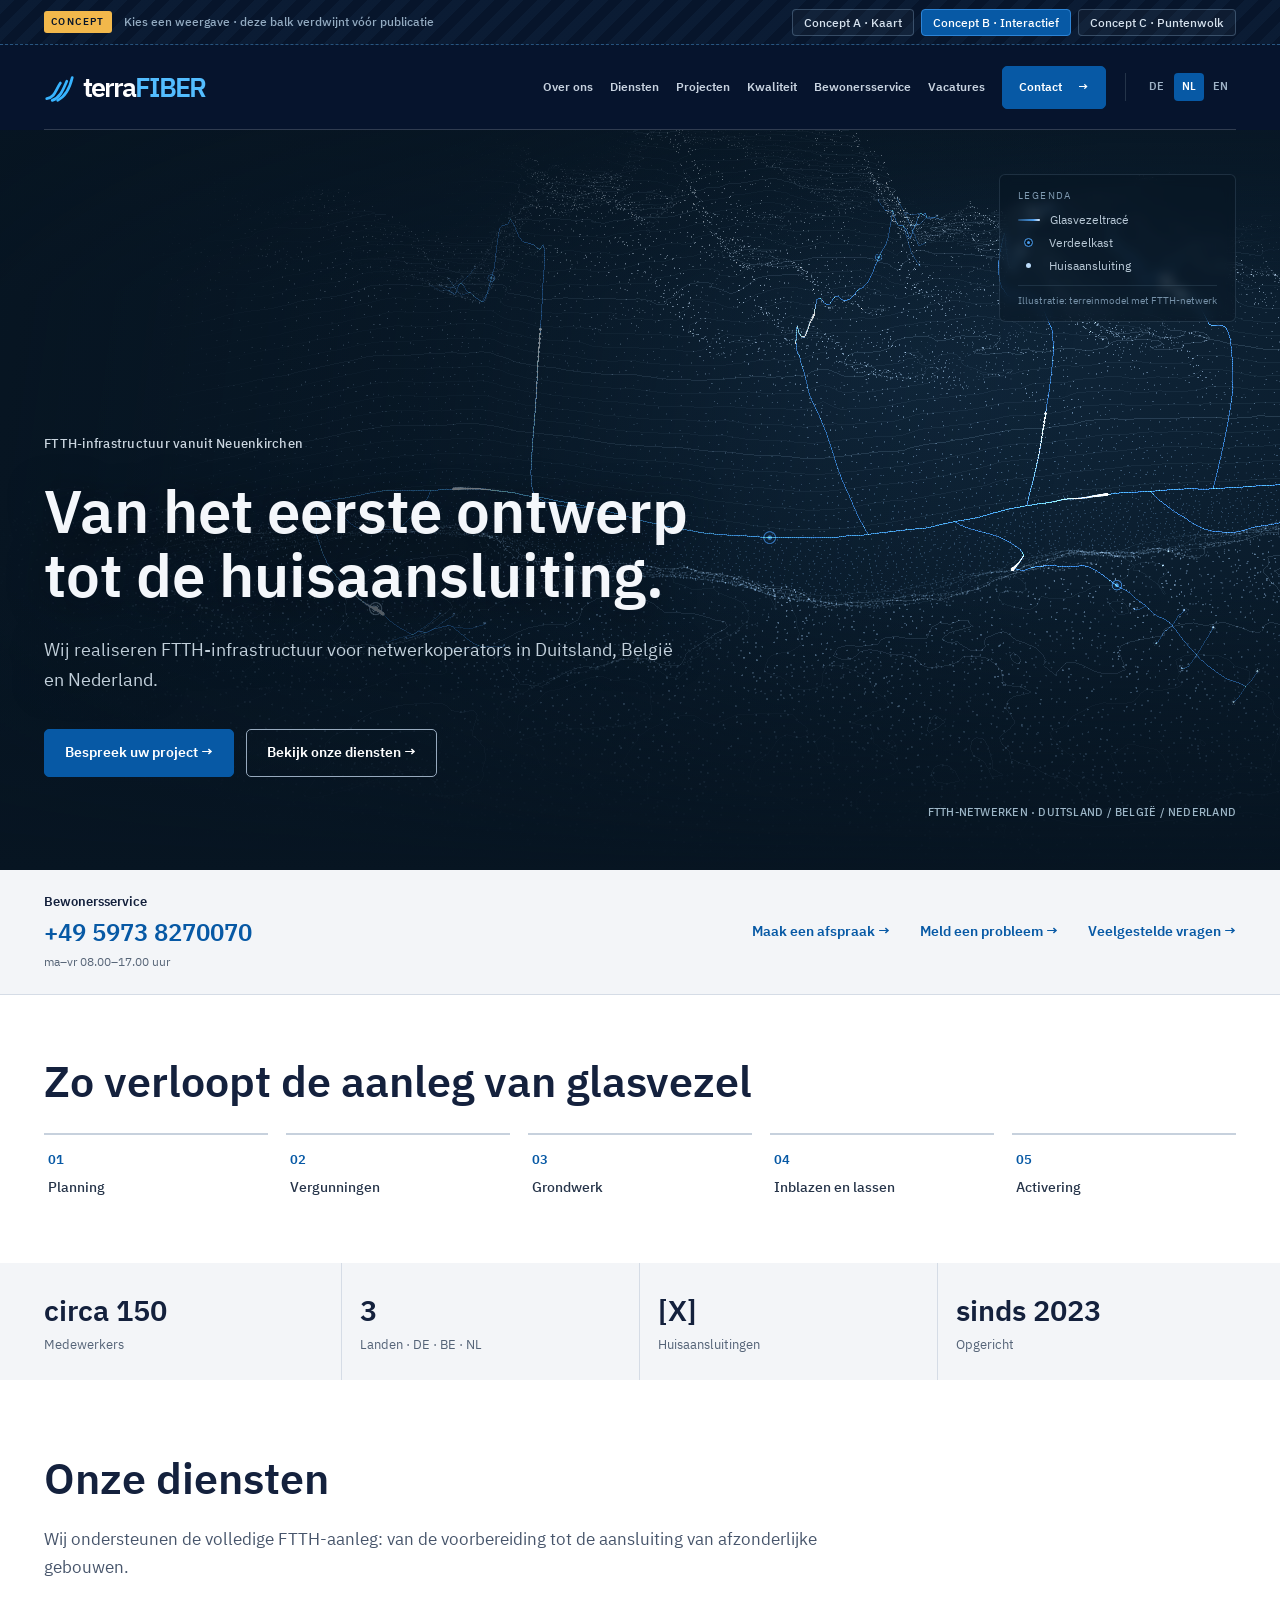
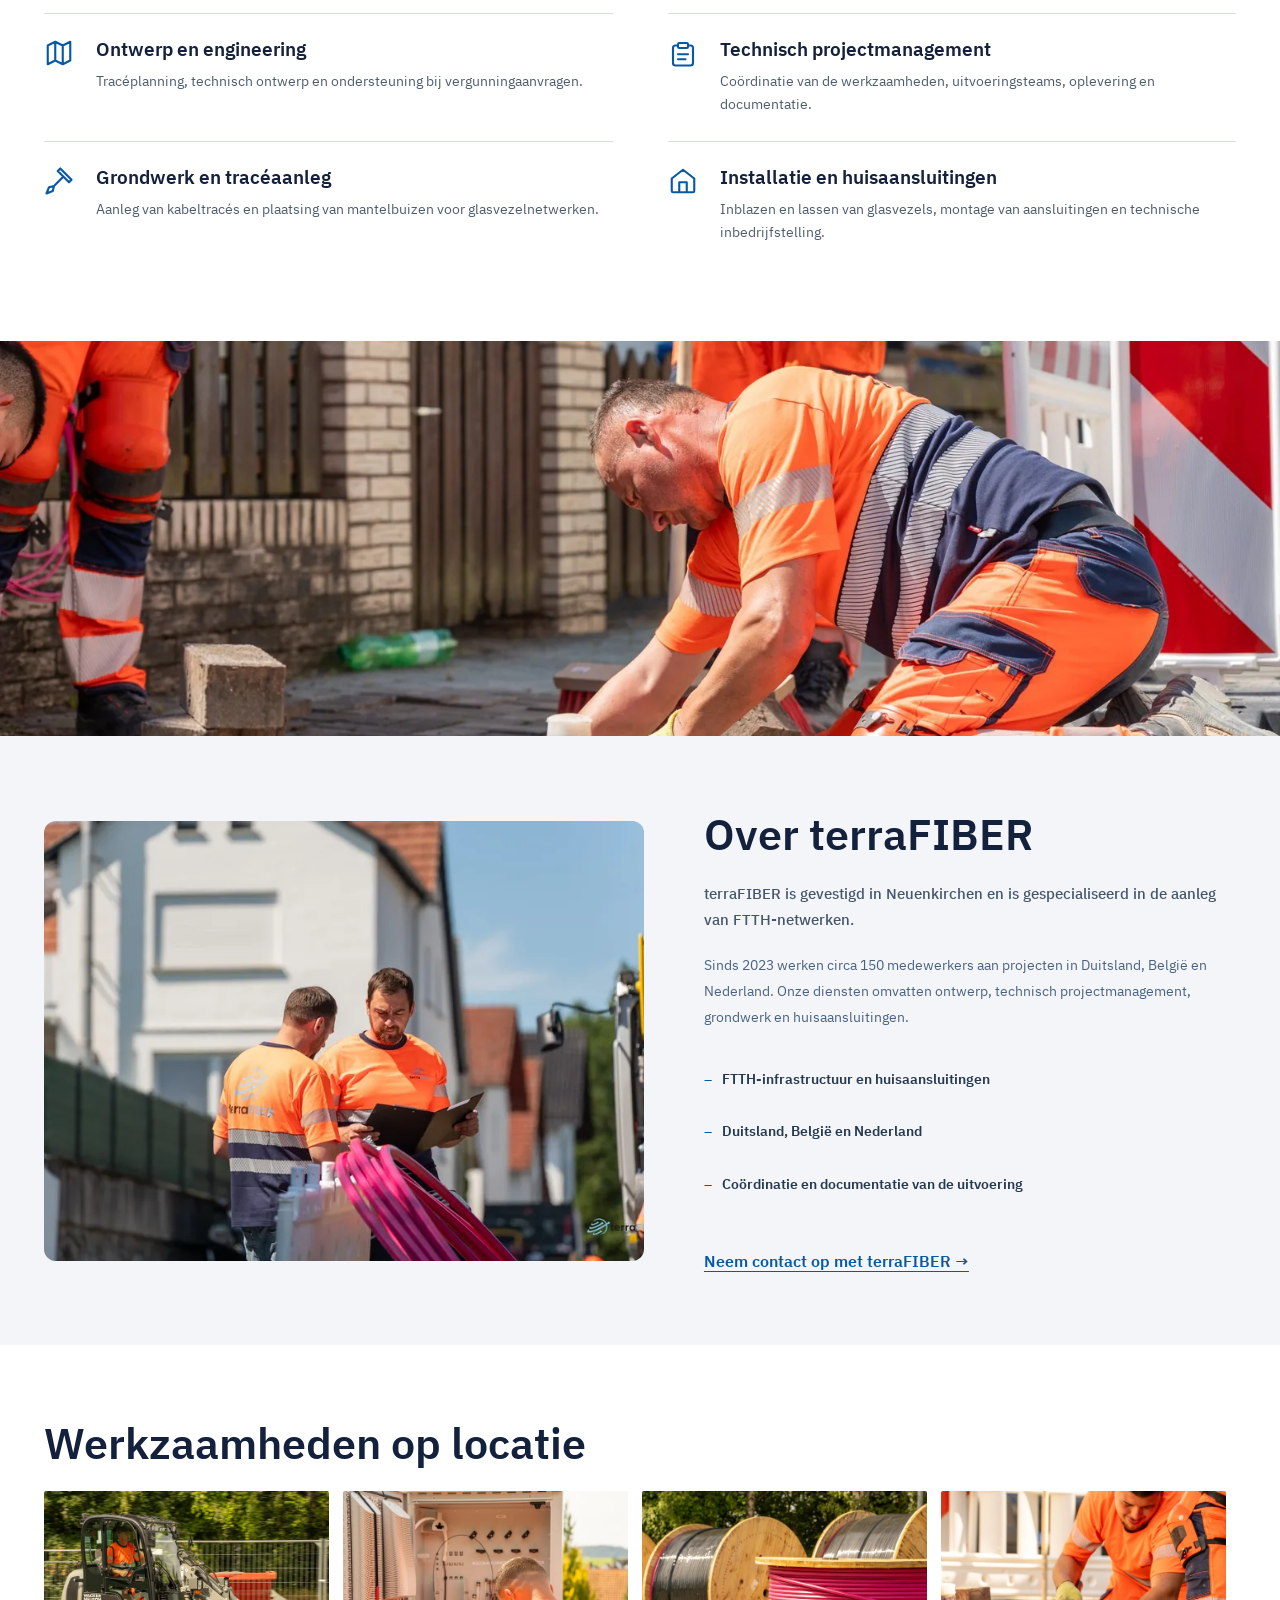
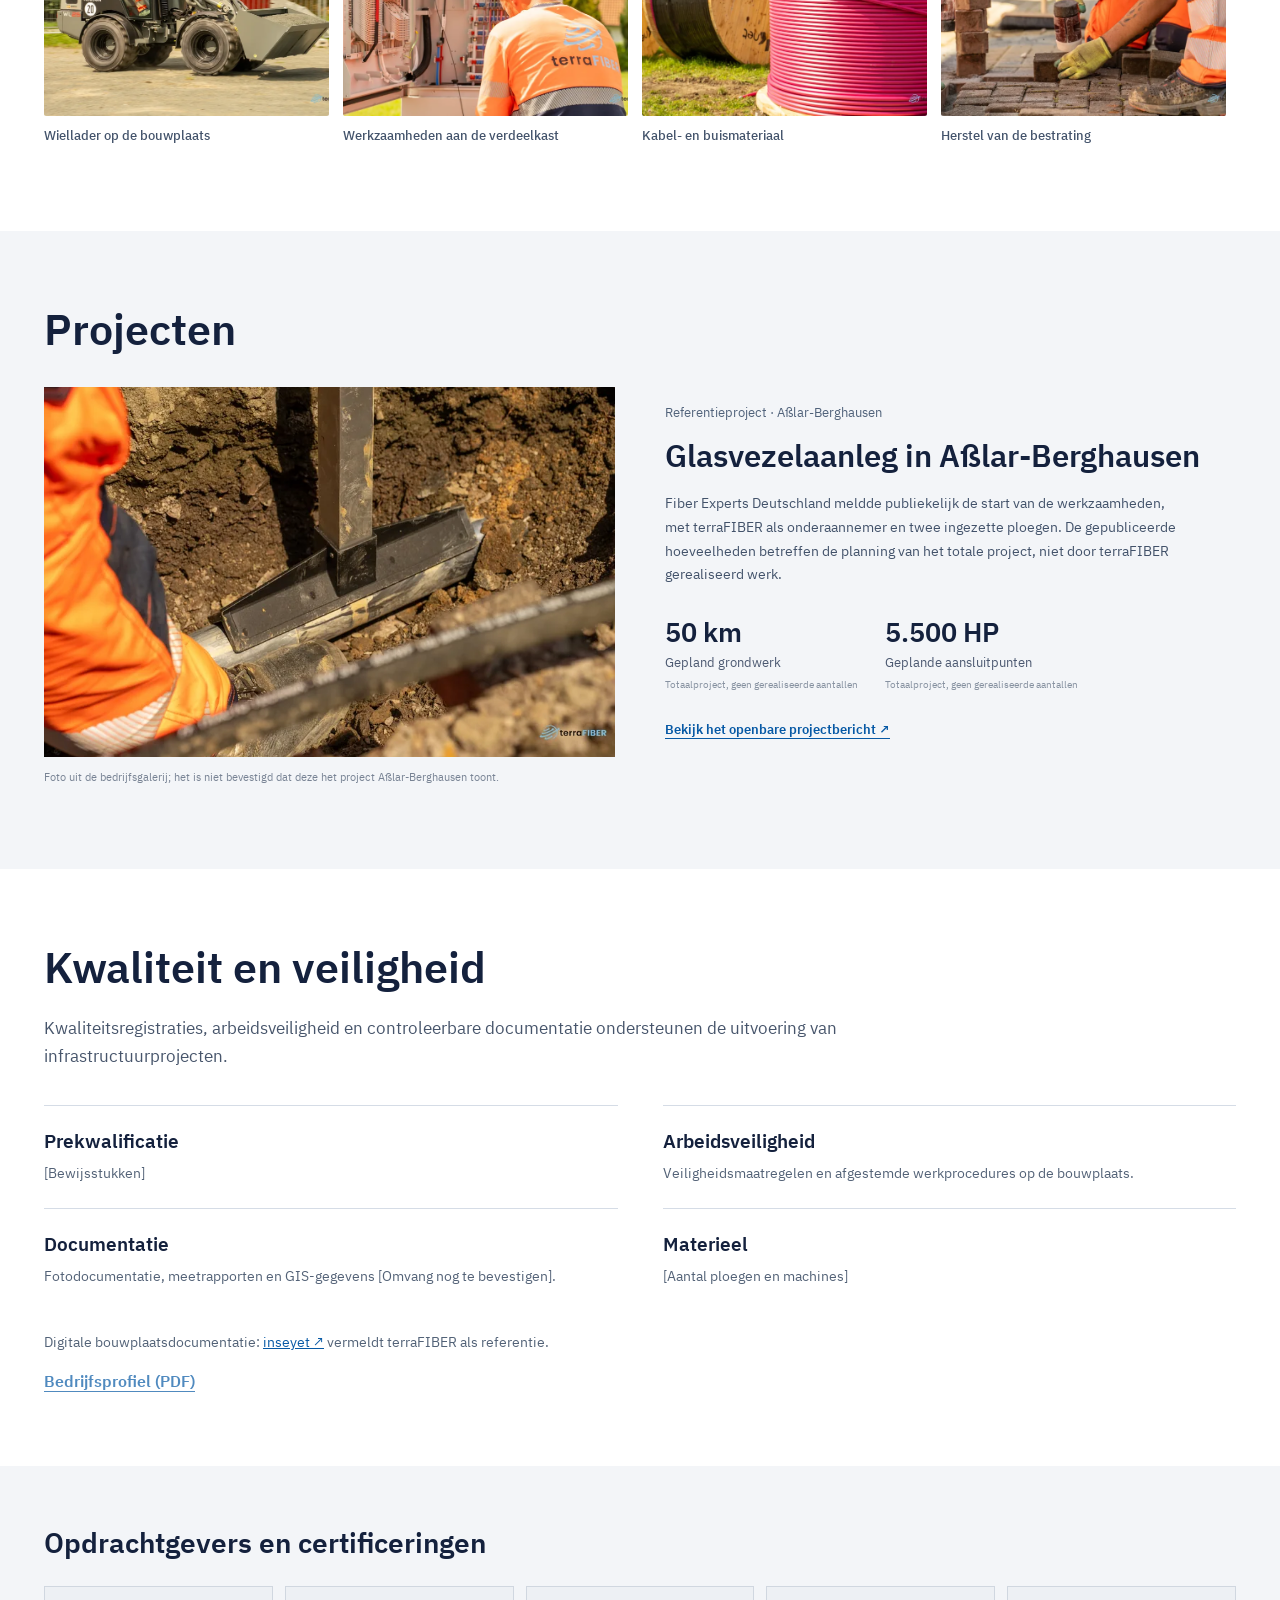
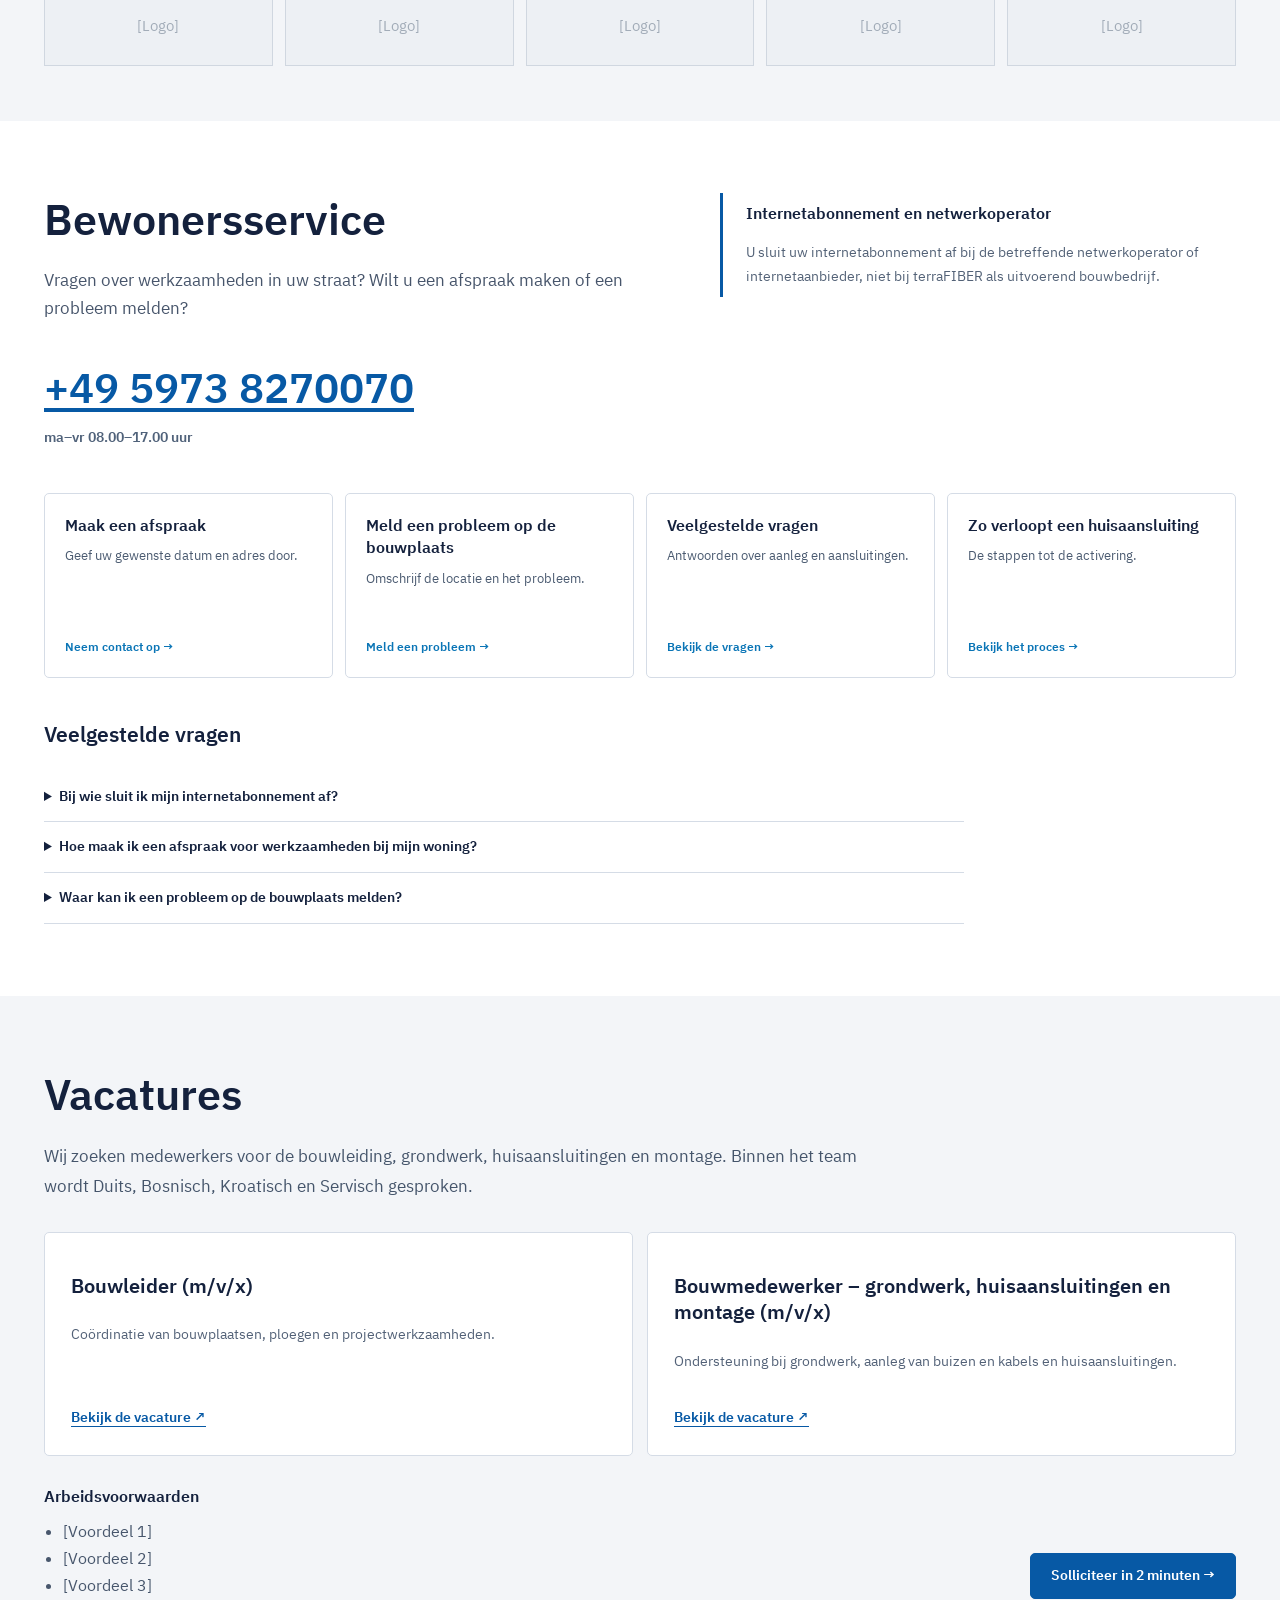
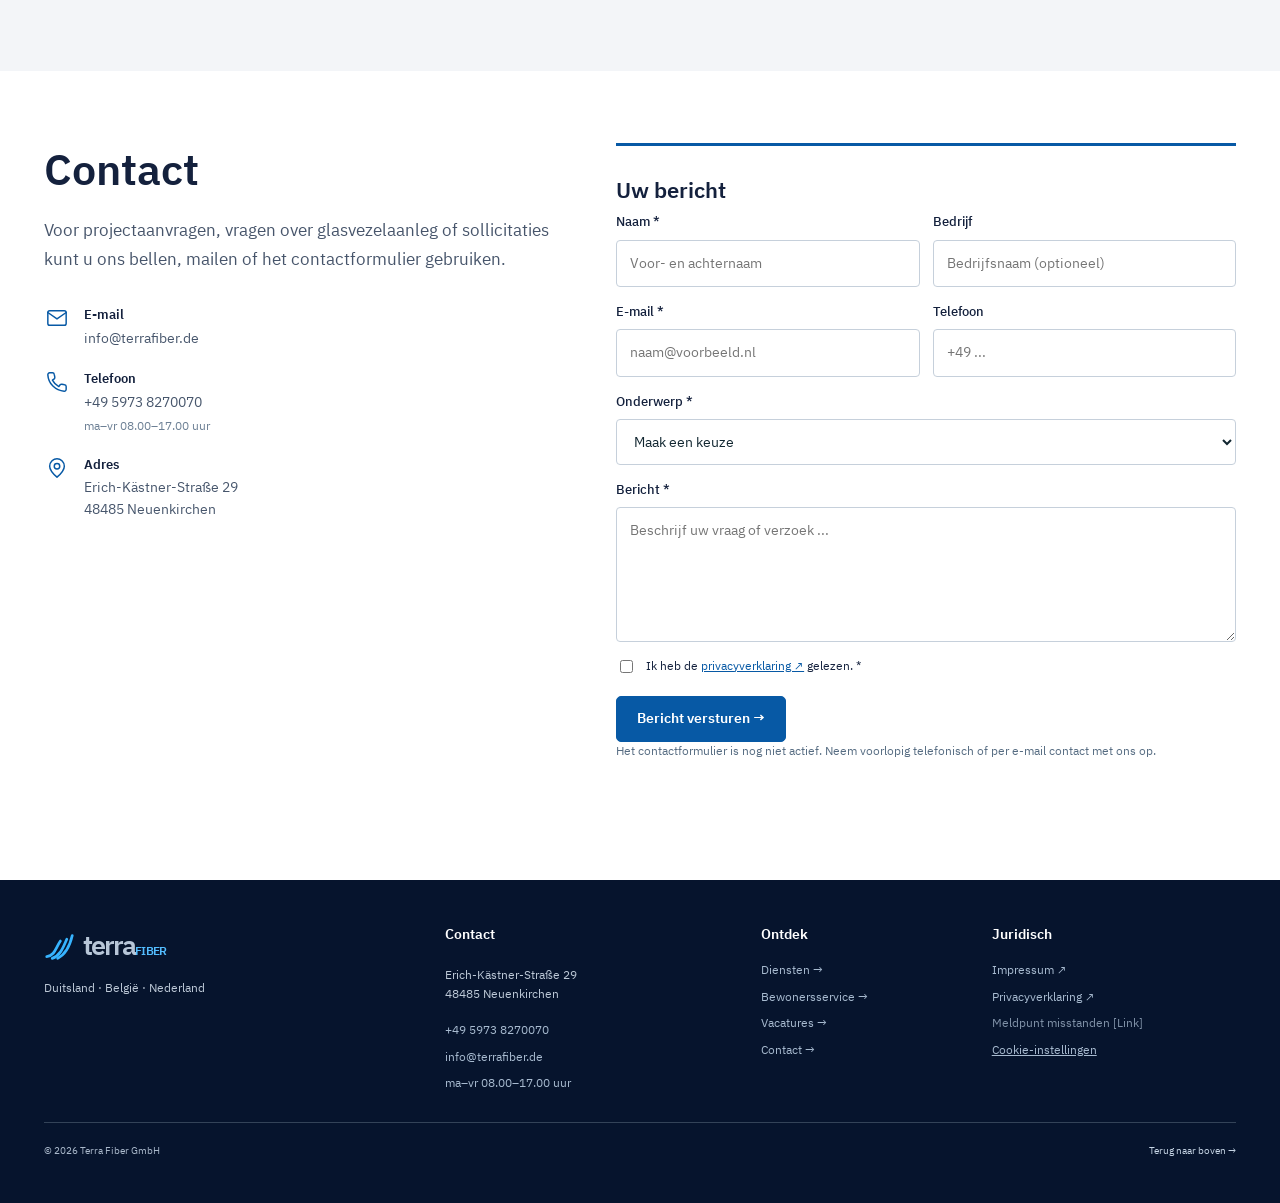
<file: concept-b/nl/index.html>
<!doctype html>
<html lang="nl">
<head>
<meta charset="utf-8">
<meta name="viewport" content="width=device-width, initial-scale=1">
<meta name="robots" content="noindex,nofollow,noarchive">
<meta name="terra-preview-build" content="v9b-immersive-2026-10-11">
<meta name="theme-color" content="#061329">
<link rel="icon" href="/favicon.ico?v=2" sizes="48x48">
<link rel="icon" href="/favicon.svg?v=2" type="image/svg+xml">
<link rel="apple-touch-icon" href="/apple-touch-icon.png?v=2">
<link rel="manifest" href="/site.webmanifest">
<meta name="description" content="terraFIBER bouwt FTTH-infrastructuur voor netwerkoperators in Duitsland, België en Nederland – ontwerp, civiele werken, montage en huisaansluiting.">
<meta property="og:type" content="website">
<meta property="og:site_name" content="terraFIBER">
<meta property="og:title" content="terraFIBER · Glasvezelnetwerken van ontwerp tot huisaansluiting">
<meta property="og:description" content="terraFIBER bouwt FTTH-infrastructuur voor netwerkoperators in Duitsland, België en Nederland – ontwerp, civiele werken, montage en huisaansluiting.">
<meta property="og:url" content="https://terrafiber.pages.dev/concept-b/nl/">
<meta property="og:locale" content="nl_NL">
<meta property="og:image" content="https://terrafiber.pages.dev/assets/share-card-nl.jpg?v=1">
<meta property="og:image:type" content="image/jpeg">
<meta property="og:image:width" content="1200">
<meta property="og:image:height" content="630">
<meta property="og:image:alt" content="terraFIBER – Van het eerste ontwerp tot de huisaansluiting.">
<meta name="twitter:card" content="summary_large_image">
<title>terraFIBER · Glasvezelnetwerken van ontwerp tot huisaansluiting</title>
<link rel="alternate" hreflang="de" href="https://terrafiber.pages.dev/concept-b/">
<link rel="alternate" hreflang="en" href="https://terrafiber.pages.dev/concept-b/en/">
<link rel="alternate" hreflang="nl" href="https://terrafiber.pages.dev/concept-b/nl/">
<style>
:root{--bg:#07152b;--bg2:#0d2546;--slate:#657481;--ink:#18283e;--accent:#13a5f3;--mint:#b7e9ff;--paper:#f5f8fc;--line:#dbe7f2;--max:1192px;--shadow:0 26px 65px rgba(13,38,38,.1)}
*{box-sizing:border-box}html{scroll-behavior:smooth}body{margin:0;color:var(--ink);background:#fff;font-family:Inter,-apple-system,BlinkMacSystemFont,"Segoe UI",Arial,sans-serif;line-height:1.55;-webkit-font-smoothing:antialiased}button,input,textarea,select{font:inherit}a{color:inherit;text-decoration:none}button{cursor:pointer}svg{display:block}::selection{background:var(--accent);color:#0b1a22}:focus-visible{outline:3px solid #0f83d8;outline-offset:3px}.wrap{width:min(calc(100% - 64px),var(--max));margin-inline:auto}.smallcaps{font-size:12px;text-transform:uppercase;letter-spacing:.19em;font-weight:800}.eyebrow{display:flex;align-items:center;gap:10px;color:#406680}.eyebrow::before{content:"";height:7px;width:7px;background:#5498bc;border-radius:50%}.section{padding:110px 0}.section-title{font-size:clamp(35px,5vw,62px);line-height:1.09;letter-spacing:-.058em;font-weight:750;margin:16px 0 21px}.muted{color:#667682}.light-muted{color:#a8bdc7}.section-intro{font-size:18px;max-width:620px;color:#697780;line-height:1.7}.pill{display:inline-flex;align-items:center;gap:10px;border-radius:100px;padding:8px 14px;font-weight:700;letter-spacing:.09em;font-size:11px}.btn{display:inline-flex;align-items:center;justify-content:center;gap:16px;min-height:53px;padding:0 24px;border-radius:8px;font-size:14px;font-weight:760;border:1px solid transparent;transition:transform .2s,background .2s,border-color .2s}.btn:hover{transform:translateY(-2px)}.btn-primary{background:var(--accent);color:#0e1920}.btn-primary:hover{background:#9ddbfa}.btn-outline{border-color:#4d6686;color:white;background:transparent}.btn-outline:hover{border-color:white}.btn-dark{background:#13253c;color:white}.btn-dark:hover{background:#1c3555}.btn svg{width:17px;height:17px}
.preview-bar{height:31px;background:#d4eeff;color:#123f66;display:flex;align-items:center;justify-content:center;font-size:10px;font-weight:800;letter-spacing:.17em;text-transform:uppercase}.top{background:var(--bg);color:#d3dbe6}.nav{height:85px;display:flex;align-items:center;justify-content:space-between;gap:25px;border-bottom:1px solid rgba(219,248,251,.1)}.logo{display:inline-flex;align-items:baseline;white-space:nowrap;color:white;font-size:27px;font-weight:820;letter-spacing:-.075em}.logo .logo-emphasis{color:var(--accent);font-weight:820;letter-spacing:-.064em}.logo-mark{width:19px;height:26px;border-left:4px solid var(--accent);border-radius:10px 0 0 10px;transform:rotate(26deg) translateY(5px);margin-right:4px}.logo small{display:block;font-size:7px;text-transform:uppercase;letter-spacing:.2em;color:#7f97b6;margin:3px 0 0 12px}.navlinks{display:flex;align-items:center;gap:30px}.navlinks a:not(.btn){font-size:12px;color:#c8d3e0;font-weight:640;transition:color .2s}.navlinks a:not(.btn):hover{color:var(--accent)}.nav .btn{min-height:43px;font-size:12px;padding:0 16px}.mobile-toggle{display:none;align-items:center;justify-content:center;height:44px;width:44px;background:none;border:1px solid rgba(255,255,255,.2);border-radius:7px;color:white}
.hero{background:var(--bg);color:white;position:relative;overflow:hidden}.hero::before{content:"";position:absolute;width:650px;height:650px;border-radius:50%;right:-280px;top:-150px;filter:blur(60px);background:radial-gradient(circle,rgba(104,170,129,.13),transparent 70%);pointer-events:none}.hero-inner{display:grid;grid-template-columns:1.03fr .97fr;min-height:645px;align-items:center;gap:38px;padding:43px 0 84px}.hero .pill{background:rgba(194,243,107,.09);color:var(--accent);border:1px solid rgba(194,243,107,.19)}h1{font-size:clamp(54px,6.2vw,91px);line-height:1.01;letter-spacing:-.069em;font-weight:760;margin:30px 0 28px}h1 em{font-style:normal;color:var(--accent)}.hero-desc{font-size:17px;line-height:1.85;color:#acbbcf;max-width:500px}.hero-actions{display:flex;gap:12px;flex-wrap:wrap;margin-top:33px}.hero-foot{display:flex;gap:22px;align-items:center;margin-top:56px;color:#7f97b6;font-size:11px;font-weight:700;letter-spacing:.08em;text-transform:uppercase}.hero-foot span{display:flex;align-items:center;gap:9px}.hero-foot i{display:block;width:5px;height:5px;border:1px solid #6788a8;border-radius:50%}.hero-art{position:relative;min-height:500px;display:flex;align-items:center;justify-content:center}.art-canvas{position:relative;width:100%;height:510px;border:1px solid rgba(183,234,192,.13);border-radius:14px;background:radial-gradient(circle at 80% 25%,rgba(188,239,110,.09),transparent 35%),linear-gradient(155deg,#17273c,#0c222d 62%,#102136);overflow:hidden;box-shadow:0 25px 90px rgba(0,0,0,.22)}.art-grid{position:absolute;inset:0;background-image:linear-gradient(rgba(183,233,224,.06) 1px,transparent 1px),linear-gradient(90deg,rgba(183,233,224,.06) 1px,transparent 1px);background-size:34px 34px;mask-image:linear-gradient(to bottom,black,transparent 98%)}.diagram{position:absolute;inset:0;width:100%;height:100%}.art-badge{position:absolute;z-index:2;top:24px;left:24px;background:rgba(9,29,36,.78);border:1px solid rgba(169,220,192,.22);padding:14px 17px;border-radius:9px;backdrop-filter:blur(9px);color:#d8dfe8}.art-badge strong{display:block;font-size:16px;letter-spacing:.03em}.art-badge span{display:block;color:#889fba;font-size:10px;text-transform:uppercase;letter-spacing:.14em;margin-top:3px}.art-side{position:absolute;right:19px;bottom:20px;width:195px;background:#bde9ff;color:#053956;padding:17px;border-radius:10px;box-shadow:0 25px 50px #04111870}.art-side span{font-weight:750;text-transform:uppercase;letter-spacing:.12em;font-size:10px}.art-side strong{font-size:22px;line-height:1.1;letter-spacing:-.04em;display:block;margin-top:10px}.hero-caption{position:absolute;bottom:19px;left:21px;color:#a8b9cd;font-size:10px;letter-spacing:.17em;text-transform:uppercase;z-index:2}.metrics{background:#eaf3fa}.metrics-inner{display:grid;grid-template-columns:repeat(3,1fr);gap:0}.metric{padding:30px 40px;border-right:1px solid #cfdce9}.metric:first-child{padding-left:0}.metric:last-child{border:none}.metric b{display:block;font-size:25px;letter-spacing:-.04em;color:#101f31}.metric p{margin:2px 0 0;color:#6a7b75;font-size:12px;font-weight:650}
.services-header{display:flex;justify-content:space-between;align-items:end;gap:30px}.services-grid{display:grid;grid-template-columns:repeat(4,1fr);gap:14px;margin-top:48px}.service{border:1px solid #dfe9f3;background:#f7faff;border-radius:12px;min-height:305px;padding:28px 25px;display:flex;flex-direction:column;position:relative;overflow:hidden;transition:transform .25s,box-shadow .25s}.service:hover{transform:translateY(-5px);box-shadow:var(--shadow)}.service .number{color:#8a9b91;font-size:11px;font-weight:750}.service-icon{height:64px;display:flex;align-items:center;color:#4b6983}.service-icon svg{width:42px;height:42px}.service h3{font-size:20px;line-height:1.23;letter-spacing:-.03em;margin:10px 0}.service p{font-size:13px;line-height:1.65;color:#64737a;margin:0}.service .arrow{display:block;margin-top:auto;padding-top:25px;color:#51758d;font-size:22px}
.about{background:var(--paper)}.about-inner{display:grid;grid-template-columns:1fr 1fr;align-items:center;gap:90px}.about-visual{min-height:430px;background:#0e305a;border-radius:12px;position:relative;overflow:hidden;box-shadow:var(--shadow)}.about-visual::before{position:absolute;inset:0;content:"";background:repeating-linear-gradient(135deg,rgba(191,238,146,.04) 0,rgba(191,238,146,.04) 2px,transparent 2px,transparent 32px)}.about-visual svg{position:absolute;inset:0;width:100%;height:100%}.about-visual .label-float{position:absolute;left:25px;right:25px;bottom:25px;color:white;background:rgba(9,22,29,.78);border:1px solid #3d5269;border-radius:9px;padding:18px 21px;backdrop-filter:blur(7px)}.label-float strong{display:block;font-size:18px}.label-float span{display:block;font-size:11px;color:#b0c0d1;margin-top:6px}.checks{display:grid;gap:15px;margin:30px 0}.checks li{list-style:none;padding-left:30px;position:relative;font-size:14px;font-weight:600}.checks li::before{content:"✓";position:absolute;left:0;top:0;color:#385f7d;font-weight:900}.about .smallcaps{color:#466a8b}.about .btn{margin-top:9px}
.project{background:#fff}.project-flex{display:grid;grid-template-columns:.95fr 1.05fr;gap:38px;align-items:stretch;margin-top:44px;background:#0c2a51;border-radius:13px;overflow:hidden;color:white}.project-visual{min-height:360px;position:relative;background:radial-gradient(circle at 63% 35%,#273b55,#122236 65%);overflow:hidden}.project-visual svg{width:100%;height:100%;position:absolute;inset:0}.project-badge{position:absolute;left:28px;top:28px;color:#85d5ff;border:1px solid #7296ae;padding:7px 12px;background:#15273e;border-radius:100px;font-weight:750;font-size:10px;letter-spacing:.1em;text-transform:uppercase}.project-body{padding:56px 46px 47px 10px}.project-body .smallcaps{color:var(--accent)}.project-body h3{font-size:34px;line-height:1.12;letter-spacing:-.045em;margin:12px 0 14px}.project-body p{font-size:14px;line-height:1.8;color:#aebed1;max-width:520px}.project-figures{display:flex;gap:32px;flex-wrap:wrap;margin:30px 0 27px}.project-figures strong{display:block;font-size:25px;color:white}.project-figures span{display:block;color:#8ba2bd;font-size:11px}.project-figures em{color:#9aceeb;font-size:10px;font-style:normal;display:block;margin-top:2px}.source-link{color:var(--accent);font-size:12px;font-weight:750;text-decoration:underline;text-underline-offset:4px}.source-link:hover{color:#fff}.disclaimer{font-size:11px;color:#748482;margin-top:15px}
.quality{background:var(--paper)}.quality-flex{display:grid;grid-template-columns:1fr 1fr;gap:80px}.quality-list{display:grid;gap:15px;margin-top:25px}.quality-item{display:flex;gap:16px;align-items:flex-start;background:#fff;border-radius:10px;border:1px solid #e0e7ed;padding:20px}.quality-item .qi{background:#e9f3fc;color:#375570;border-radius:9px;display:grid;place-items:center;min-width:43px;height:43px;font-weight:800}.quality-item strong{font-size:15px}.quality-item p{margin:4px 0 0;font-size:12px;color:#6b797d}.quality-quote{position:relative;background:#dbeeff;border-radius:14px;min-height:410px;padding:48px;display:flex;flex-direction:column;justify-content:space-between}.quality-quote .decor{font-size:85px;line-height:1;color:#6d9bb7;font-family:Georgia,serif}.quality-quote blockquote{padding:0;margin:0;font-size:30px;line-height:1.34;letter-spacing:-.035em;font-weight:650;color:#1a2b3a}.quality-quote p{color:#46627b;font-size:13px;margin:12px 0 0}
.career{background:#0b2343;color:white}.career-content{display:flex;align-items:center;justify-content:space-between;gap:50px}.career .smallcaps{color:var(--accent)}.career .section-title{max-width:650px}.career p{max-width:590px;color:#a2b4ca;line-height:1.8}.career-actions{flex:0 0 auto}.career .note{color:#839bb8;font-size:11px}
.contact{background:#fff}.contact-flex{display:grid;grid-template-columns:1fr .92fr;gap:85px}.contact-info{display:grid;gap:19px;margin-top:35px}.contact-info a{transition:color .2s}.contact-info a:hover{color:#486d8b}.contact-line{display:flex;gap:15px;align-items:flex-start}.contact-line .small-icon{width:40px;height:40px;border-radius:9px;background:#edf6fe;display:grid;place-items:center;flex:none;color:#46657f}.contact-line .small-icon svg{width:19px;height:19px}.contact-line strong{display:block;font-size:13px}.contact-line span{display:block;font-size:14px;color:#687780;margin-top:2px}.contact-form{background:#f5f9fe;border:1px solid #dde6ec;padding:32px;border-radius:13px}.contact-form h3{font-size:23px;margin:0 0 5px;letter-spacing:-.04em}.contact-form p{font-size:12px;color:#71817f;margin:0 0 21px}.form-grid{display:grid;grid-template-columns:1fr 1fr;gap:13px}.form-field{display:grid;gap:7px;margin-bottom:15px}.form-field label{font-size:11px;font-weight:800}.form-field input,.form-field textarea{width:100%;border:1px solid #cedae3;border-radius:7px;background:#fff;color:#112630;padding:12px 13px;outline:none;font-size:13px;resize:vertical}.form-field input:focus,.form-field textarea:focus{border-color:#567c99;box-shadow:0 0 0 3px #9ad2f240}.form-note{font-size:10px;color:#6b7c73;margin-top:13px;line-height:1.6}
footer{background:#07152b;color:#bac8d8;padding:44px 0}.footer-top{display:flex;justify-content:space-between;gap:30px;align-items:center}.footer-top .logo{font-size:24px}.footer-nav{display:flex;gap:22px;align-items:center;flex-wrap:wrap}.footer-nav a{font-size:11px;color:#93a8c1}.footer-nav a:hover{color:var(--accent)}.footer-bottom{margin-top:29px;padding-top:20px;border-top:1px solid #ffffff1a;display:flex;justify-content:space-between;gap:20px;font-size:10px;color:#6a87aa}.to-top{display:inline-flex;gap:5px;align-items:center;color:#c7d6e6}
@media(max-width:1000px){.navlinks{gap:18px}.navlinks a:not(.btn){font-size:11px}.hero-inner{gap:15px}.services-grid{grid-template-columns:repeat(2,1fr)}.service{min-height:250px}.about-inner{gap:40px}.quality-flex{gap:35px}.contact-flex{gap:40px}}
@media(max-width:760px){.wrap{width:min(calc(100% - 34px),var(--max))}.preview-bar{font-size:8px}.nav{height:68px}.logo{font-size:23px}.mobile-toggle{display:flex}.navlinks{display:none;position:absolute;left:0;right:0;top:99px;background:#0a1b36;z-index:10;flex-direction:column;align-items:stretch;padding:25px 21px 29px;border-bottom:1px solid #36485d;gap:17px;box-shadow:0 20px 35px #07111fe0}.navlinks.open{display:flex}.navlinks a:not(.btn){font-size:15px}.hero-inner{grid-template-columns:1fr;min-height:0;padding:52px 0 60px}.hero-art{min-height:390px;margin-top:27px}.art-canvas{height:410px}.hero-foot{margin-top:31px}.hero h1{font-size:clamp(52px,12vw,76px)}.hero-desc{font-size:16px}.metrics-inner{grid-template-columns:1fr 1fr}.metric{padding:18px 5px 18px 20px}.metric:first-child{padding-left:0}.metric:last-child{border-right:none;grid-column:1 / -1;border-top:1px solid #cfdce9;padding-left:0}.metric b{font-size:21px}.section{padding:73px 0}.section-title{font-size:clamp(34px,9vw,48px)}.services-header{display:block}.services-grid{gap:12px;margin-top:30px}.service{padding:22px 19px}.about-inner,.project-flex,.quality-flex,.contact-flex{grid-template-columns:1fr}.about-visual{min-height:340px;order:2}.project-body{padding:0 26px 34px}.project-visual{min-height:265px}.project-body h3{font-size:28px}.quality-quote{min-height:320px;padding:32px}.quality-quote blockquote{font-size:26px}.career-content{display:block}.career-actions{margin-top:25px}.contact-flex{gap:40px}.footer-top{align-items:flex-start;flex-direction:column}.footer-bottom{flex-direction:column}}
@media(max-width:455px){.services-grid{grid-template-columns:1fr}.service{min-height:218px}.form-grid{grid-template-columns:1fr;gap:0}.contact-form{padding:23px}.hero .btn{width:100%}.art-side{width:155px}.art-side strong{font-size:19px}.metrics-inner{grid-template-columns:1fr}.metric,.metric:first-child,.metric:last-child{border-right:0;border-top:1px solid #cfdce9;grid-column:1;padding-left:0}.metric:first-child{border-top:0}.quality-quote blockquote{font-size:24px}}
@media(prefers-reduced-motion:reduce){html{scroll-behavior:auto}*,*::before,*::after{animation-duration:.01ms!important;transition-duration:.01ms!important}}

/* V2 Brand continuity: colors inspired by the existing terraFIBER homepage and blue optical-fiber hero image. */
:root{--bg:#07152b;--bg2:#0b2444;--ink:#15253d;--accent:#18a5f3;--paper:#f4f8fc;--line:#dce6f2;--shadow:0 25px 65px rgba(7,34,78,.10)}
body{color:var(--ink)}
.preview-bar{background:#d7edff;color:#11527e;letter-spacing:.16em}
.top,.hero{background:#06142d}
.hero::before{background:radial-gradient(circle,rgba(17,112,232,.22),transparent 70%)}
.hero .pill{color:#96d8ff;background:rgba(20,166,246,.10);border-color:rgba(90,184,255,.24)}
.hero h1 em{color:#56bfff}
.logo{letter-spacing:-.073em}.logo .logo-emphasis{color:#53bdff}.fiber-symbol{color:#37b4ff;margin-right:8px;transform:translateY(7px);flex-shrink:0}
.navlinks a:not(.btn):hover{color:#7ed2ff}
.btn-primary{background:#109eea;color:#ffffff}.btn-primary:hover{background:#37b9ff}
.btn-dark{background:#0b3766;color:white}.btn-dark:hover{background:#13518c}
.hero-foot i{border-color:#2a94df}
.art-canvas{background:radial-gradient(circle at 83% 23%,rgba(0,155,255,.20),transparent 40%),linear-gradient(155deg,#0e2b5e,#051832 62%,#0c2856);border-color:rgba(91,172,251,.25)}
.art-grid{background-image:linear-gradient(rgba(69,166,243,.08) 1px,transparent 1px),linear-gradient(90deg,rgba(69,166,243,.08) 1px,transparent 1px)}
.art-badge{background:rgba(7,28,63,.81);border-color:rgba(80,175,251,.3)}
.art-badge strong{font-size:14px;color:#d3eaff}.art-badge span{color:#8bb9dd}
.art-side{background:#c5eaff;color:#083153}.art-side strong{color:#083153}
.metrics{background:#eaf4fc}.metric{border-right-color:#d1dfed}.metric b{color:#14375d}
.eyebrow{color:#1977ad}.eyebrow::before{background:#149ceb}
.service{background:#f7faff;border-color:#e1eaf4}.service-icon,.service .arrow{color:#207cbd}
.about{background:#f4f8fc}.about-visual{background:#0b2a58}.label-float{border-color:#2c629c}
.checks li::before{color:#198bc9}.about .smallcaps{color:#1b79bd}
.project-flex{background:#0b2447}.project-visual{background:radial-gradient(circle at 60% 37%,#154a7d,#06192f 68%)}
.project-badge{color:#a8deff;background:#103762;border-color:#2d83bc}
.project-body .smallcaps,.source-link{color:#8cceff}
.quality-quote{background:#e0f0fd}.quality-quote .decor{color:#86c8ee}
.contact{background:#ffffff}.contact-form{background:#f4f8fc;border-color:#dce6f2}
.section-intro{color:#66788b}
::selection{background:#91d6ff;color:#07172c}
:focus-visible{outline-color:#1a96df}
/* Original logo asset to be substituted after approval; text rendition is a temporary concept. */

.photo-frame,.project-photo-card,.gallery-card{position:relative;overflow:hidden}
.photo-frame{min-height:460px;border-radius:34px;background-size:cover;background-position:center;box-shadow:0 28px 70px rgba(8,25,42,.16)}
.photo-frame::after,.project-photo-card::after,.gallery-card::after{content:"";position:absolute;inset:0;background:linear-gradient(180deg,rgba(5,18,35,.06),rgba(5,18,35,.45));pointer-events:none}
.about-visual.photo-based{position:relative}
.about-visual.photo-based .label-float{position:absolute;left:24px;bottom:24px;z-index:2}
.project-photo-card{height:100%;min-height:400px;border-radius:28px;border:1px solid #d4e5f5;background:#dbeaf7;box-shadow:0 26px 65px rgba(13,38,38,.1)}
.project-photo-card img{position:absolute;inset:0;width:100%;height:100%;object-fit:cover;display:block}
.project-photo-card .project-badge{position:absolute;left:18px;top:18px;z-index:2}
.gallery-preview{background:linear-gradient(180deg,#f7fbff 0%,#eef5fb 100%)}
.gallery-grid{display:grid;grid-template-columns:repeat(12,1fr);gap:20px;margin-top:34px}
.gallery-card{margin:0;min-height:210px;border-radius:24px;border:1px solid #d4e5f5;background:#d7e7f6;box-shadow:0 18px 50px rgba(13,38,38,.08)}
.gallery-card img{position:absolute;inset:0;width:100%;height:100%;object-fit:cover;display:block}
.gallery-card.large{grid-column:span 5;min-height:280px}
.gallery-card.medium{grid-column:span 4}
.gallery-card.small{grid-column:span 3}
.gallery-card .gallery-caption{position:absolute;left:16px;bottom:16px;right:16px;z-index:2;color:#fff;font-size:13px;font-weight:700;letter-spacing:.03em;text-shadow:0 1px 10px rgba(0,0,0,.35)}
.diagram .fiber-halo{animation:fiberHalo 3.8s ease-in-out infinite;transform-origin:center}
.diagram .fiber-core{animation:fiberCorePulse 3.8s ease-in-out infinite}
.diagram .fiber-highlights{stroke-dasharray:3 45;animation:fiberFlow 9s linear infinite;opacity:.8}
.diagram .signal-link{animation:linkPulse 4.4s ease-in-out infinite}
.diagram .pulse-node{transform-origin:center;animation:nodePulse 3.2s ease-in-out infinite}
.diagram .signal-dot{transform-origin:center;animation:dotBlink 2.8s ease-in-out infinite}
@keyframes fiberHalo{0%,100%{opacity:.16}50%{opacity:.34}}
@keyframes fiberCorePulse{0%,100%{filter:drop-shadow(0 0 0 rgba(84,201,255,.0))}50%{filter:drop-shadow(0 0 8px rgba(84,201,255,.55)) drop-shadow(0 0 18px rgba(84,201,255,.32))}}
@keyframes fiberFlow{from{stroke-dashoffset:0}to{stroke-dashoffset:-104}}
@keyframes nodePulse{0%,100%{transform:scale(1);filter:drop-shadow(0 0 0 rgba(99,199,255,0))}50%{transform:scale(1.11);filter:drop-shadow(0 0 10px rgba(99,199,255,.65))}}
@keyframes dotBlink{0%,100%{transform:scale(1);opacity:.95}50%{transform:scale(1.22);opacity:1;filter:drop-shadow(0 0 7px rgba(84,201,255,.75))}}
@keyframes linkPulse{0%,100%{opacity:.72}50%{opacity:1}}
@media (max-width: 980px){.gallery-card.large,.gallery-card.medium,.gallery-card.small{grid-column:span 6}.photo-frame{min-height:360px}.project-photo-card{min-height:340px}}
@media (max-width: 640px){.gallery-grid{grid-template-columns:1fr}.gallery-card.large,.gallery-card.medium,.gallery-card.small{grid-column:span 1;min-height:220px}.photo-frame{min-height:300px}}

@media(prefers-reduced-motion:reduce){.diagram .fiber-halo,.diagram .fiber-core,.diagram .fiber-highlights,.diagram .signal-link,.diagram .pulse-node,.diagram .signal-dot{animation:none!important}}

/* V7: technical FTTH network with multiple small, gently glowing signal dots. */
.preview-bar{height:24px;background:#17365a;color:#aecce4;font-size:9px;letter-spacing:.14em}
.art-side{width:157px;padding:13px 14px;right:18px;bottom:18px;border-radius:9px}
.art-side span{font-size:9px;letter-spacing:.10em}
.art-side strong{font-size:18px;margin-top:8px;line-height:1.12}
.art-grid{opacity:.6}
.diagram .fiber-halo{animation:none!important;opacity:.11}
.diagram .fiber-core{animation:none!important;filter:none!important}
.diagram .fiber-highlights{animation:none!important;stroke-dasharray:none;opacity:.14}
.diagram .pulse-node,.diagram .signal-dot{animation:none!important;transform:none!important;filter:none!important;opacity:1}
.diagram .network-links{animation:none!important}
.diagram #fiber-particles-main,.diagram #fiber-particles-branches,.diagram .network-active-halos,.diagram .house-active-halos{pointer-events:none}
@media(prefers-reduced-motion:reduce){
  .diagram #fiber-particles-main,.diagram #fiber-particles-branches{display:none!important}
}

/* v8 — spacing, accessible resident service, editorial grids, responsive layout. */
.section{padding:78px 0}
.section-title{margin:12px 0 16px}
.section-intro{font-size:16px;line-height:1.72}
.preview-bar{height:auto;min-height:24px;padding:5px 16px;font-size:9px;line-height:1.45;text-align:center}
.citizen-topline{background:#edf5fc;color:#174668;border-bottom:1px solid #cbdce9}
.citizen-topline-inner{min-height:43px;display:flex;align-items:center;gap:20px;justify-content:space-between;padding:6px 0;font-size:12px;font-weight:680}
.citizen-topline-title{color:#0c4b80}
.citizen-topline a:hover{text-decoration:underline}
.citizen-topline-phone{font-weight:850;white-space:nowrap}
.citizen-topline-hours{white-space:nowrap;color:#4f708e}
.language-switch{display:inline-flex;align-items:center;gap:4px;white-space:nowrap}
.language-switch span{padding:3px 5px;font-weight:800;font-size:11px}
.language-switch .language-active{color:#fff;background:#115c99;border-radius:4px}
.language-switch [aria-disabled]{opacity:.48;cursor:not-allowed}
.navlinks{gap:17px}
.navlinks a:not(.btn){font-size:11px}
.hero-inner{min-height:580px;padding:38px 0 65px}
.hero .hero-actions{margin-top:33px}
.rollout{background:#fff;padding:53px 0 58px}
.rollout .section-title{font-size:clamp(27px,3.6vw,40px)}
.rollout-steps{display:grid;grid-template-columns:repeat(5,minmax(0,1fr));gap:12px;list-style:none;margin:28px 0 0;padding:0}
.rollout-steps li{border:1px solid #dce6f1;background:#f6faff;border-radius:13px;padding:17px 16px;display:flex;flex-direction:column;gap:11px;min-height:108px}
.rollout-steps b{font-size:12px;color:#2186c6}
.rollout-steps span{font-size:14px;font-weight:760;line-height:1.25;color:#183e60;overflow-wrap:anywhere}
.metrics-inner{grid-template-columns:repeat(4,minmax(0,1fr))}
.metric{padding:23px 26px}.metric b{font-size:27px}
.about-copy>p:not(.section-intro){font-size:14px;line-height:1.85;color:#4a6280;margin-top:20px}
.photo-frame{position:relative}
.photo-frame img{display:block;width:100%;height:100%;min-height:460px;object-fit:cover}
.photo-frame::after{z-index:1}
.about-visual .label-float{z-index:2}
.gallery-grid{display:grid;grid-template-columns:repeat(6,minmax(0,1fr));gap:16px}
.gallery-grid .gallery-card,.gallery-grid .gallery-card.large,.gallery-grid .gallery-card.medium,.gallery-grid .gallery-card.small{grid-column:span 2;min-height:225px}
.gallery-grid .gallery-card:first-child{grid-column:span 4;min-height:290px}
.gallery-grid .gallery-card:nth-child(2){grid-column:span 2;min-height:290px}
.gallery-card img{height:100%;width:100%;object-fit:cover}
.quality-cards{display:grid;grid-template-columns:repeat(4,minmax(0,1fr));gap:16px;margin-top:32px}
.quality-cards article{padding:23px;border:1px solid #deebf6;border-radius:16px;background:#f7faff;min-height:216px}
.quality-card-icon{color:#2785bd;font-size:12px;font-weight:850}
.quality-cards h3{font-size:19px;margin:20px 0 10px;line-height:1.3}
.quality-cards p{font-size:13px;color:#526b80;line-height:1.7;margin:0;overflow-wrap:anywhere}
.quality-support{margin-top:24px;display:flex;align-items:center;justify-content:space-between;gap:25px}
.quality-support p{font-size:14px;max-width:620px;color:#425c75}
.quality-support a:not(.btn){color:#136aa3;text-decoration:underline}
.btn-unavailable{opacity:.66;cursor:not-allowed;text-align:center;pointer-events:none;white-space:normal}
.citizen-service{background:#eaf5fd}
.citizen-lead{display:grid;grid-template-columns:1.3fr .7fr;gap:45px;align-items:center}
.citizen-lead .section-title{max-width:670px}
.citizen-bigphone{display:inline-block;font-weight:850;letter-spacing:-.04em;font-size:clamp(29px,4vw,47px);margin-top:16px;color:#10598c;text-decoration:underline;text-underline-offset:5px}
.citizen-hours{font-size:14px;font-weight:720;margin-top:7px;color:#4e7390}
.operator-note{background:#fff;border:1px solid #cddff0;border-left:4px solid #269cdf;border-radius:12px;padding:25px}
.operator-note strong{font-size:16px}.operator-note p{font-size:14px;color:#4a657b;line-height:1.75;margin-bottom:0}
.citizen-cards{display:grid;grid-template-columns:repeat(4,minmax(0,1fr));gap:15px;margin-top:27px}
.citizen-cards a{display:flex;flex-direction:column;min-height:228px;background:#fff;border:1px solid #d4e5f3;border-radius:14px;padding:22px;transition:border-color .2s,transform .2s}
.citizen-cards a:hover{border-color:#57aee2;transform:translateY(-3px)}
.citizen-cards a>span{color:#418cbd;font-weight:820;font-size:12px}
.citizen-cards h3{font-size:17px;line-height:1.32;margin:19px 0 8px}
.citizen-cards p{font-size:13px;color:#63778d;line-height:1.55;margin:0 0 12px}
.citizen-cards a>b{font-size:12px;color:#0a75b6;margin-top:auto}
.citizen-faq{margin-top:28px;max-width:860px}
.citizen-faq h3{font-size:21px}
.citizen-faq details{border-bottom:1px solid #c5d9ea;padding:14px 0;font-size:14px}
.citizen-faq summary{font-weight:740;cursor:pointer}
.citizen-faq details p{color:#4f6882;max-width:710px}
.job-cards{display:grid;grid-template-columns:repeat(2,minmax(0,1fr));gap:17px;margin-top:30px}
.job-cards article{border-radius:14px;border:1px solid #51749c;background:rgba(255,255,255,.07);padding:24px;display:flex;flex-direction:column}
.job-cards article>span{font-size:11px;color:#a6dfff;text-transform:uppercase;letter-spacing:.13em;font-weight:760}
.job-cards h3{font-size:21px;margin:14px 0 10px;line-height:1.3}
.job-cards p{font-size:13px;line-height:1.65}
.job-cards a{display:inline-block;margin-top:auto;padding-top:18px;color:#b1e2ff;font-size:13px;font-weight:760}
.career-bottom{display:flex;align-items:end;justify-content:space-between;gap:25px;margin-top:28px}
.career-bottom strong{font-size:16px}.career-bottom ul{padding-left:19px;margin:9px 0 0;line-height:1.7}
.contact-line small{display:block;font-size:12px;color:#6d8095;margin-top:4px}
.form-field select{width:100%;border:1px solid #cedae3;background:#fff;color:#112630;border-radius:7px;padding:12px 13px;font-size:13px}
.form-field :is(input,select,textarea)[aria-invalid="true"]{border-color:#b42318}
.privacy-consent{display:flex;align-items:flex-start;gap:10px;font-size:12px;line-height:1.5;margin:5px 0 20px}
.privacy-consent input{margin-top:3px;flex:none}
.privacy-consent a{color:#0d70aa;text-decoration:underline}
.form-status{margin:12px 0 0;font-size:12px!important;color:#566c82!important}
.footer-grid{display:grid;grid-template-columns:1.5fr 1.15fr .8fr 1fr;gap:35px}
.footer-grid>div{display:flex;flex-direction:column;align-items:flex-start;gap:8px;min-width:0}
.footer-grid>div>strong{font-size:13px;color:#fff;margin-bottom:7px}
.footer-grid :is(address,p){font-size:12px;font-style:normal;margin:5px 0 10px}
.footer-grid a:not(.logo),.footer-grid span,.footer-cookie-btn{font-size:12px;color:#a8bbd0;overflow-wrap:anywhere}
.footer-grid a:hover,.footer-cookie-btn:hover{color:#fff}
.footer-unavailable{opacity:.75}
.footer-cookie-btn{background:transparent;border:0;padding:0;text-align:left;text-decoration:underline}
.cookie-dialog{max-width:min(480px,calc(100vw - 30px));padding:28px;border:1px solid #cad9e5;border-radius:14px;box-shadow:0 30px 95px rgba(0,0,0,.27);color:#17344e}
.cookie-dialog::backdrop{background:#00172b85}
.cookie-dialog h2{margin:0 0 12px}.cookie-dialog p{font-size:14px;line-height:1.7}
@media(max-width:1100px){
 .citizen-topline-inner{gap:10px;font-size:11px}
 .navlinks{gap:12px}.navlinks a:not(.btn){font-size:10px}
 .citizen-cards,.quality-cards{grid-template-columns:repeat(2,minmax(0,1fr))}
}
@media(max-width:760px){
 .section{padding:64px 0}
 .rollout{padding:45px 0}
 .rollout-steps{grid-template-columns:repeat(2,minmax(0,1fr))}
 .rollout-steps li:last-child{grid-column:span 2;min-height:90px}
 .metrics-inner{grid-template-columns:repeat(2,minmax(0,1fr))}
 .metric,.metric:first-child,.metric:last-child{grid-column:auto;padding:20px 15px;border-right:0;border-top:1px solid #cfdce9}
 .metric:nth-child(-n+2){border-top:0}
 .citizen-topline-inner{display:grid;grid-template-columns:1fr auto;gap:5px 12px;padding:8px 0}
 .citizen-topline-title{grid-column:1/-1}
 .citizen-topline-hours{font-size:10px}
 .language-switch{justify-self:end;grid-column:2;grid-row:2/4}
 .top{position:relative}
 .navlinks{top:100%!important;left:0;right:0}
 .citizen-lead{grid-template-columns:1fr;gap:16px}
 .gallery-grid{gap:12px}
 .gallery-grid .gallery-card:first-child,.gallery-grid .gallery-card:nth-child(2){min-height:220px}
 .career-bottom{align-items:flex-start}
 .footer-grid{grid-template-columns:repeat(2,minmax(0,1fr))}
 .photo-frame img{min-height:360px}
}
@media(max-width:540px){
 .wrap{width:min(calc(100% - 30px),var(--max))}
 .preview-bar{font-size:8px;letter-spacing:.07em}
 .citizen-topline-phone{font-size:11px}
 .citizen-topline-hours{font-size:10px}
 .rollout-steps{grid-template-columns:1fr;gap:9px}
 .rollout-steps li:last-child{grid-column:auto}
 .rollout-steps li{min-height:64px;flex-direction:row;align-items:center}
 .metrics-inner{grid-template-columns:repeat(2,minmax(0,1fr))}
 .metric,.metric:first-child,.metric:last-child{grid-column:auto;padding:16px 8px;border-top:1px solid #cfdce9}
 .metric:nth-child(-n+2){border-top:0}
 .metric b{font-size:22px}
 .hero-inner{padding-top:36px;padding-bottom:46px}
 .hero h1{font-size:clamp(45px,12.4vw,61px)}
 .hero-art{min-height:400px}
 .art-canvas{height:405px}
 .diagram{height:300px;top:0;bottom:auto}
 .art-side{width:132px;bottom:57px;right:11px;padding:10px 11px}
 .art-side strong{font-size:15px;line-height:1.1;margin-top:6px}
 .art-side span{font-size:8px}
 .hero-caption{left:13px;bottom:13px;font-size:8px;max-width:calc(100% - 26px);letter-spacing:.09em}
 .art-badge{top:12px;left:12px;padding:10px 12px}
 .art-badge strong{font-size:11px}
 .art-badge span{font-size:8px;letter-spacing:.07em}
 .gallery-grid{grid-template-columns:1fr}
 .gallery-grid .gallery-card,.gallery-grid .gallery-card.large,.gallery-grid .gallery-card.medium,.gallery-grid .gallery-card.small,.gallery-grid .gallery-card:first-child,.gallery-grid .gallery-card:nth-child(2){grid-column:auto;min-height:220px}
 .quality-cards,.citizen-cards,.job-cards{grid-template-columns:1fr}
 .quality-cards article,.citizen-cards a{min-height:0}
 .quality-support,.career-bottom{display:flex;flex-direction:column;align-items:stretch;gap:14px}
 .citizen-bigphone{font-size:32px;overflow-wrap:anywhere}
 .photo-frame img{min-height:300px}
 .footer-grid{grid-template-columns:1fr 1fr;gap:30px 12px}
 .footer-grid .footer-identity{grid-column:1/-1}
}
</style>

<link rel="stylesheet" href="/assets/v9.css">
<link rel="stylesheet" href="/assets/concept-b.css">
</head>
<body>
<div class="preview-bar" role="note">REDESIGNSTUDIE · CONCEPT 09 · NIET GEPUBLICEERD · INHOUD, JURIDISCHE INFORMATIE, FOTO’S EN FORMULIERVERZENDING MOETEN NOG WORDEN GOEDGEKEURD</div>
<div class="concept-switcher" role="navigation" aria-label="Kies een weergave"><div class="wrap concept-switcher-inner"><span class="concept-tag">Concept</span><span class="concept-label">Kies een weergave · deze balk verdwijnt vóór publicatie</span><div class="concept-options"><a href="/nl/">Concept A<span class="co-sub">&nbsp;· Kaart</span></a><a href="/concept-b/nl/" aria-current="page">Concept B<span class="co-sub">&nbsp;· Interactief</span></a><a href="/concept-c/nl/">Concept C<span class="co-sub">&nbsp;· Puntenwolk</span></a></div></div></div>
<div class="top" id="start">
  <header class="wrap nav" aria-label="Hoofdnavigatie">
    <a class="logo" href="#start" aria-label="terraFIBER startpagina"><svg class="fiber-symbol" viewBox="0 0 34 34" width="31" height="31" aria-hidden="true" fill="none"><path d="M3 28c9-1 10-10 15-17" stroke="currentColor" stroke-width="3" stroke-linecap="round"/><path d="M9 30c9-3 12-12 16-21" stroke="currentColor" stroke-width="3" stroke-linecap="round"/><path d="M15 30c8-4 13-12 16-25" stroke="currentColor" stroke-width="3" stroke-linecap="round"/></svg>terra<span class="logo-emphasis">FIBER</span></a>
    <div class="language-switch nav-lang" role="group" aria-label="Taalkeuze"><a href="/concept-b/" hreflang="de" lang="de" aria-label="Duitse versie">DE</a><span class="language-active" aria-current="true" lang="nl">NL</span><a href="/concept-b/en/" hreflang="en" lang="en" aria-label="Engelse versie">EN</a></div>
    <button class="mobile-toggle" id="menuBtn" aria-label="Menu openen" aria-controls="navlinks" aria-expanded="false"><svg width="22" height="22" viewBox="0 0 24 24" fill="none" stroke="currentColor" stroke-width="2"><path d="M4 6h16M4 12h16M4 18h16"/></svg></button>
    <nav class="navlinks" id="navlinks" aria-label="Paginaonderdelen"><a href="#unternehmen">Over ons</a><a href="#leistungen">Diensten</a><a href="#projekte">Projecten</a><a href="#qualitaet">Kwaliteit</a><a href="#buergerservice">Bewonersservice</a><a href="#karriere">Vacatures</a><a href="#kontakt" class="btn btn-primary">Contact <span aria-hidden="true">→</span></a></nav>
  </header>
</div>
<main>
<section class="hero hero-immersive" aria-labelledby="hero-title"><canvas class="fiber-field" aria-hidden="true"></canvas><div class="fiber-field-shade" aria-hidden="true"></div><div class="terrain-legend" aria-hidden="true"><span class="tl-title">Legenda</span><span class="tl-item"><i class="tl-route"></i>Glasvezeltracé</span><span class="tl-item"><i class="tl-cabinet"></i>Verdeelkast</span><span class="tl-item"><i class="tl-home"></i>Huisaansluiting</span><span class="tl-caption">Illustratie: terreinmodel met FTTH-netwerk</span></div><div class="wrap hero-inner">
  <div class="hero-content">
  <p class="hero-origin">FTTH-infrastructuur vanuit Neuenkirchen</p>
  <h1 id="hero-title">Van het eerste ontwerp tot de huisaansluiting.</h1>
  <p class="hero-desc">Wij realiseren FTTH-infrastructuur voor netwerkoperators in Duitsland, België en Nederland.</p>
  <div class="hero-actions"><a class="btn btn-primary" href="#kontakt">Bespreek uw project →</a><a class="btn btn-outline" href="#leistungen">Bekijk onze diensten →</a></div>
</div>
  <div class="hero-note" aria-hidden="true"><span>FTTH-NETWERKEN · DUITSLAND / BELGIË / NEDERLAND</span></div></div>
</section>
<div class="citizen-quickbar" aria-label="Bewonersservice – snel naar"><div class="wrap citizen-quickbar-inner">
  <div class="citizen-quick-contact"><strong>Bewonersservice</strong><a href="tel:+4959738270070">+49 5973 8270070</a><span>ma–vr 08.00–17.00 uur</span></div>
  <div class="citizen-quick-actions">
    <a href="#kontakt" data-topic="Bürgerservice">Maak een afspraak →</a>
    <a href="#kontakt" data-topic="Bürgerservice">Meld een probleem →</a>
    <a href="#faq">Veelgestelde vragen →</a>
  </div>
</div></div>
<section class="section rollout" id="ablauf" aria-labelledby="rollout-title"><div class="wrap">
  <h2 class="section-title" id="rollout-title">Zo verloopt de aanleg van glasvezel</h2>
  <ol class="rollout-steps"><li><b>01</b><span>Planning</span></li><li><b>02</b><span>Vergunningen</span></li><li><b>03</b><span>Grondwerk</span></li><li><b>04</b><span>Inblazen en lassen</span></li><li><b>05</b><span>Activering</span></li></ol>
</div></section>
<section class="metrics" aria-label="Bedrijfsprofiel"><div class="wrap metrics-inner">
  <div class="metric"><b>circa 150</b><p>Medewerkers</p></div>
  <div class="metric"><b>3</b><p>Landen · DE · BE · NL</p></div>
  <div class="metric"><b>[X]</b><p>Huisaansluitingen</p></div>
  <div class="metric"><b>sinds 2023</b><p>Opgericht</p></div>
</div></section>
<section class="section services" id="leistungen" aria-labelledby="services-title"><div class="wrap">
  <h2 class="section-title" id="services-title">Onze diensten</h2>
  <p class="section-intro">Wij ondersteunen de volledige FTTH-aanleg: van de voorbereiding tot de aansluiting van afzonderlijke gebouwen.</p>
  <div class="services-grid">
    <article class="service"><div class="service-icon"><svg viewBox="0 0 24 24" aria-hidden="true"><path d="m3 6 6-3 6 3 6-3v15l-6 3-6-3-6 3zM9 3v15m6-12v15"/></svg></div><div><h3>Ontwerp en engineering</h3><p>Tracéplanning, technisch ontwerp en ondersteuning bij vergunningaanvragen.</p></div></article>
    <article class="service"><div class="service-icon"><svg viewBox="0 0 24 24" aria-hidden="true"><rect x="8" y="4" width="8" height="4" rx="1"/><path d="M8 6H6a2 2 0 0 0-2 2v12a2 2 0 0 0 2 2h12a2 2 0 0 0 2-2V8a2 2 0 0 0-2-2h-2M8 13h8M8 17h6"/></svg></div><div><h3>Technisch projectmanagement</h3><p>Coördinatie van de werkzaamheden, uitvoeringsteams, oplevering en documentatie.</p></div></article>
    <article class="service"><div class="service-icon"><svg viewBox="0 0 24 24" aria-hidden="true"><path d="m13 2 9 9-2 2-9-9zM15 9 8 16M8 16l-4 1-2 5 5-2 1-4z"/></svg></div><div><h3>Grondwerk en tracéaanleg</h3><p>Aanleg van kabeltracés en plaatsing van mantelbuizen voor glasvezelnetwerken.</p></div></article>
    <article class="service"><div class="service-icon"><svg viewBox="0 0 24 24" aria-hidden="true"><path d="m3 10 9-7 9 7v10a1 1 0 0 1-1 1H4a1 1 0 0 1-1-1zM9 21v-8h6v8"/></svg></div><div><h3>Installatie en huisaansluitingen</h3><p>Inblazen en lassen van glasvezels, montage van aansluitingen en technische inbedrijfstelling.</p></div></article>
  </div>
</div></section>
<section class="site-photo-band" aria-label="Herstel van bestrating na grondwerk"><img src="/assets/images/AVA-00131-69-800.webp" srcset="/assets/images/AVA-00131-69-800.webp 800w, /assets/images/AVA-00131-69-1600.webp 1600w" sizes="100vw" width="1600" height="1067" loading="lazy" decoding="async" alt="Medewerker herstelt bestrating na bouwwerkzaamheden"></section>
<section class="section about" id="unternehmen" aria-labelledby="about-title"><div class="wrap about-inner">
  <div class="about-visual"><div class="photo-frame"><img src="/assets/images/AVA-00024-14-800.webp" srcset="/assets/images/AVA-00024-14-800.webp 800w, /assets/images/AVA-00024-14-1600.webp 1600w" sizes="(max-width: 760px) 100vw, 50vw" width="1600" height="1067" loading="lazy" decoding="async" alt="Twee terraFIBER-medewerkers bespreken bouwtekeningen op de bouwplaats"></div></div>
  <div class="about-copy">
    <h2 class="section-title" id="about-title">Over terraFIBER</h2>
    <p class="section-intro">terraFIBER is gevestigd in Neuenkirchen en is gespecialiseerd in de aanleg van FTTH-netwerken.</p>
    <p>Sinds 2023 werken circa 150 medewerkers aan projecten in Duitsland, België en Nederland. Onze diensten omvatten ontwerp, technisch projectmanagement, grondwerk en huisaansluitingen.</p>
    <ul class="checks"><li>FTTH-infrastructuur en huisaansluitingen</li><li>Duitsland, België en Nederland</li><li>Coördinatie en documentatie van de uitvoering</li></ul>
    <a class="text-link" href="#kontakt">Neem contact op met terraFIBER →</a>
  </div>
</div></section>
<section class="section gallery-preview" id="einblicke" aria-labelledby="gallery-title"><div class="wrap">
  <h2 class="section-title" id="gallery-title">Werkzaamheden op locatie</h2>
  <div class="gallery-strip" aria-label="terraFIBER fotogalerij"><figure class="gallery-strip-item"><img src="/assets/images/AVA-05532-215-800.webp" srcset="/assets/images/AVA-05532-215-800.webp 800w, /assets/images/AVA-05532-215-1600.webp 1600w" sizes="(max-width: 540px) 80vw, 285px" width="1600" height="1067" loading="lazy" decoding="async" alt="Medewerker bestuurt een wiellader op de bouwplaats"><figcaption>Wiellader op de bouwplaats</figcaption></figure>
<figure class="gallery-strip-item"><img src="/assets/images/AVA-05573-235-800.webp" srcset="/assets/images/AVA-05573-235-800.webp 800w, /assets/images/AVA-05573-235-1600.webp 1600w" sizes="(max-width: 540px) 80vw, 285px" width="1600" height="1067" loading="lazy" decoding="async" alt="terraFIBER-monteur werkt aan een geopende verdeelkast buiten"><figcaption>Werkzaamheden aan de verdeelkast</figcaption></figure>
<figure class="gallery-strip-item"><img src="/assets/images/AVA-05521-211-800.webp" srcset="/assets/images/AVA-05521-211-800.webp 800w, /assets/images/AVA-05521-211-1600.webp 1600w" sizes="(max-width: 540px) 80vw, 285px" width="1600" height="1067" loading="lazy" decoding="async" alt="Grote haspels met kabel- en buismateriaal buiten"><figcaption>Kabel- en buismateriaal</figcaption></figure>
<figure class="gallery-strip-item"><img src="/assets/images/AVA-05398-164-800.webp" srcset="/assets/images/AVA-05398-164-800.webp 800w, /assets/images/AVA-05398-164-1600.webp 1600w" sizes="(max-width: 540px) 80vw, 285px" width="1600" height="1067" loading="lazy" decoding="async" alt="Medewerker legt straatstenen met een rubberen hamer"><figcaption>Herstel van de bestrating</figcaption></figure></div>
</div></section>
<section class="section project" id="projekte" aria-labelledby="project-title"><div class="wrap">
  <h2 class="section-title" id="project-title">Projecten</h2>
  <div class="project-flex">
    <div class="project-visual"><img src="/assets/images/AVA-05497-198-800.webp" srcset="/assets/images/AVA-05497-198-800.webp 800w, /assets/images/AVA-05497-198-1600.webp 1600w" sizes="(max-width: 700px) 100vw, (max-width: 1100px) 65vw, 50vw" width="1600" height="1067" loading="lazy" decoding="async" alt="Medewerker gebruikt gereedschap in een sleuf; niet bevestigd als foto van het project Aßlar-Berghausen"></div>
    <div class="project-body"><p class="reference-label">Referentieproject · Aßlar-Berghausen</p>
      <h3>Glasvezelaanleg in Aßlar-Berghausen</h3>
      <p>Fiber Experts Deutschland meldde publiekelijk de start van de werkzaamheden, met terraFIBER als onderaannemer en twee ingezette ploegen. De gepubliceerde hoeveelheden betreffen de planning van het totale project, niet door terraFIBER gerealiseerd werk.</p>
      <div class="project-figures"><div><strong>50 km</strong><span>Gepland grondwerk</span><em>Totaalproject, geen gerealiseerde aantallen</em></div><div><strong>5.500 HP</strong><span>Geplande aansluitpunten</span><em>Totaalproject, geen gerealiseerde aantallen</em></div></div>
      <a class="text-link" href="https://de.linkedin.com/posts/fiber-experts-deutschland-gmbh_baustart-glasfaserausbau-asslar-activity-7359108634003312640-slkd" target="_blank" rel="noopener noreferrer">Bekijk het openbare projectbericht ↗</a>
    </div>
  </div>
  <p class="disclaimer">Foto uit de bedrijfsgalerij; het is niet bevestigd dat deze het project Aßlar-Berghausen toont.</p>
</div></section>
<section class="section quality" id="qualitaet" aria-labelledby="quality-title"><div class="wrap">
  <h2 class="section-title" id="quality-title">Kwaliteit en veiligheid</h2>
  <p class="section-intro">Kwaliteitsregistraties, arbeidsveiligheid en controleerbare documentatie ondersteunen de uitvoering van infrastructuurprojecten.</p>
  <div class="quality-cards">
    <article><h3>Prekwalificatie</h3><p>[Bewijsstukken]</p></article>
    <article><h3>Arbeidsveiligheid</h3><p>Veiligheidsmaatregelen en afgestemde werkprocedures op de bouwplaats.</p></article>
    <article><h3>Documentatie</h3><p>Fotodocumentatie, meetrapporten en GIS-gegevens [Omvang nog te bevestigen].</p></article>
    <article><h3>Materieel</h3><p>[Aantal ploegen en machines]</p></article>
  </div>
  <p class="quality-reference">Digitale bouwplaatsdocumentatie: <a href="https://inseyet.de/" target="_blank" rel="noopener noreferrer">inseyet ↗</a> vermeldt terraFIBER als referentie.</p>
  <span class="text-link unavailable" aria-disabled="true">Bedrijfsprofiel (PDF)</span>
</div></section>
<div class="logo-reserve" aria-label="Opdrachtgevers en certificaten – plaatsaanduidingen"><div class="wrap"><h2>Opdrachtgevers en certificeringen</h2><div class="logo-reserve-grid"><span>[Logo]</span><span>[Logo]</span><span>[Logo]</span><span>[Logo]</span><span>[Logo]</span></div></div></div>
<section class="section citizen-service" id="buergerservice" aria-labelledby="citizen-title"><div class="wrap">
  <div class="citizen-lead"><div><h2 class="section-title" id="citizen-title">Bewonersservice</h2><p class="section-intro">Vragen over werkzaamheden in uw straat? Wilt u een afspraak maken of een probleem melden?</p>
    <a class="citizen-bigphone" href="tel:+4959738270070">+49 5973 8270070</a><p class="citizen-hours">ma–vr 08.00–17.00 uur</p></div>
    <aside class="operator-note"><strong>Internetabonnement en netwerkoperator</strong><p>U sluit uw internetabonnement af bij de betreffende netwerkoperator of internetaanbieder, niet bij terraFIBER als uitvoerend bouwbedrijf.</p></aside>
  </div>
  <div class="citizen-cards">
    <a href="#kontakt" data-topic="Bürgerservice"><h3>Maak een afspraak</h3><p>Geef uw gewenste datum en adres door.</p><b>Neem contact op →</b></a>
    <a href="#kontakt" data-topic="Bürgerservice"><h3>Meld een probleem op de bouwplaats</h3><p>Omschrijf de locatie en het probleem.</p><b>Meld een probleem →</b></a>
    <a href="#faq"><h3>Veelgestelde vragen</h3><p>Antwoorden over aanleg en aansluitingen.</p><b>Bekijk de vragen →</b></a>
    <a href="#ablauf"><h3>Zo verloopt een huisaansluiting</h3><p>De stappen tot de activering.</p><b>Bekijk het proces →</b></a>
  </div>
  <div class="citizen-faq" id="faq"><h3>Veelgestelde vragen</h3>
    <details><summary>Bij wie sluit ik mijn internetabonnement af?</summary><p>Bij de betreffende netwerkoperator of internetaanbieder. terraFIBER voert de bouw- en installatiewerkzaamheden uit.</p></details>
    <details><summary>Hoe maak ik een afspraak voor werkzaamheden bij mijn woning?</summary><p>Bel ons tijdens de openingstijden of beschrijf uw verzoek via het contactgedeelte.</p></details>
    <details><summary>Waar kan ik een probleem op de bouwplaats melden?</summary><p>Neem contact op met onze bewonersservice en vermeld bij voorkeur de straat, het huisnummer en de aard van het probleem.</p></details>
  </div>
</div></section>
<section class="section career" id="karriere" aria-labelledby="career-title"><div class="wrap">
  <h2 class="section-title" id="career-title">Vacatures</h2>
  <p class="section-intro">Wij zoeken medewerkers voor de bouwleiding, grondwerk, huisaansluitingen en montage. Binnen het team wordt Duits, Bosnisch, Kroatisch en Servisch gesproken.</p>
  <div class="job-cards">
    <article><h3>Bouwleider (m/v/x)</h3><p>Coördinatie van bouwplaatsen, ploegen en projectwerkzaamheden.</p><a class="text-link" href="https://terrafiber.de/bauhleiter-m-w-d/" target="_blank" rel="noopener noreferrer">Bekijk de vacature ↗</a></article>
    <article><h3>Bouwmedewerker – grondwerk, huisaansluitingen en montage (m/v/x)</h3><p>Ondersteuning bij grondwerk, aanleg van buizen en kabels en huisaansluitingen.</p><a class="text-link" href="https://terrafiber.de/bauhelfer-im-bereich-tiefbau-hausanschluss-und-montage-m-w-d/" target="_blank" rel="noopener noreferrer">Bekijk de vacature ↗</a></article>
  </div>
  <div class="career-bottom"><div><strong>Arbeidsvoorwaarden</strong><ul><li>[Voordeel 1]</li><li>[Voordeel 2]</li><li>[Voordeel 3]</li></ul></div><a href="#kontakt" class="btn btn-primary" data-topic="Bewerbung">Solliciteer in 2 minuten →</a></div>
</div></section>
<section class="section contact" id="kontakt" aria-labelledby="contact-title"><div class="wrap contact-flex">
  <div><h2 class="section-title" id="contact-title">Contact</h2><p class="section-intro">Voor projectaanvragen, vragen over glasvezelaanleg of sollicitaties kunt u ons bellen, mailen of het contactformulier gebruiken.</p>
    <div class="contact-info">
      <div class="contact-line"><div class="small-icon"><svg viewBox="0 0 24 24" aria-hidden="true"><rect x="2" y="4" width="20" height="16" rx="2"/><path d="m2 6 10 7L22 6"/></svg></div><div><strong>E-mail</strong><a href="mailto:info@terrafiber.de">info@terrafiber.de</a></div></div>
      <div class="contact-line"><div class="small-icon"><svg viewBox="0 0 24 24" aria-hidden="true"><path d="M22 16.9V20a2 2 0 0 1-2.2 2A19 19 0 0 1 2 4.2 2 2 0 0 1 4 2h3a2 2 0 0 1 2 1.7l.6 3a2 2 0 0 1-.6 1.9L7 10a16 16 0 0 0 7 7l1.4-2a2 2 0 0 1 1.9-.6l3 .6a2 2 0 0 1 1.7 1.9z"/></svg></div><div><strong>Telefoon</strong><a href="tel:+4959738270070">+49 5973 8270070</a><small>ma–vr 08.00–17.00 uur</small></div></div>
      <div class="contact-line"><div class="small-icon"><svg viewBox="0 0 24 24" aria-hidden="true"><path d="M20 10c0 5-8 12-8 12S4 15 4 10a8 8 0 1 1 16 0z"/><circle cx="12" cy="10" r="3"/></svg></div><div><strong>Adres</strong><span>Erich-Kästner-Straße 29<br>48485 Neuenkirchen</span></div></div>
    </div>
  </div>
  <!-- TODO: Secure server-side handling for /api/contact before production -->
  <form class="contact-form" id="contactForm" action="/api/contact" method="post" novalidate>
  <h3>Uw bericht</h3>
  <div class="form-grid">
    <div class="form-field"><label for="name">Naam *</label><input id="name" name="name" required maxlength="120" autocomplete="name" placeholder="Voor- en achternaam"></div>
    <div class="form-field"><label for="company">Bedrijf</label><input id="company" name="company" maxlength="160" autocomplete="organization" placeholder="Bedrijfsnaam (optioneel)"></div>
  </div>
  <div class="form-grid">
    <div class="form-field"><label for="email">E-mail *</label><input id="email" name="email" type="email" required maxlength="254" autocomplete="email" placeholder="naam@voorbeeld.nl"></div>
    <div class="form-field"><label for="phone">Telefoon</label><input id="phone" name="phone" type="tel" maxlength="40" autocomplete="tel" placeholder="+49 ..."></div>
  </div>
  <div class="form-field"><label for="topic">Onderwerp *</label><select id="topic" name="topic" required><option value="">Maak een keuze</option><option value="Projektanfrage">Projectaanvraag</option><option value="Bürgerservice">Bewonersservice</option><option value="Bewerbung">Sollicitatie</option></select></div>
  <div class="form-field"><label for="message">Bericht *</label><textarea id="message" name="message" required maxlength="5000" rows="5" placeholder="Beschrijf uw vraag of verzoek ..."></textarea></div>
  <label class="privacy-consent"><input id="privacy" name="privacy_acknowledged" type="checkbox" required><span>Ik heb de <a href="https://terrafiber.de/datenschutzerklaerung/" target="_blank" rel="noopener noreferrer">privacyverklaring ↗</a> gelezen. *</span></label>
  <button class="btn btn-dark" type="submit">Bericht versturen →</button>
  <p id="form-status" class="form-status" tabindex="-1" role="status" aria-live="polite">Het contactformulier is nog niet actief. Neem voorlopig telefonisch of per e-mail contact met ons op.</p>
</form>
</div></section>
</main>
<footer id="footer"><div class="wrap">
  <div class="footer-grid">
    <div class="footer-identity"><a class="logo" href="#start" aria-label="terraFIBER startpagina"><svg class="fiber-symbol" viewBox="0 0 34 34" width="31" height="31" aria-hidden="true" fill="none"><path d="M3 28c9-1 10-10 15-17" stroke="currentColor" stroke-width="3" stroke-linecap="round"/><path d="M9 30c9-3 12-12 16-21" stroke="currentColor" stroke-width="3" stroke-linecap="round"/><path d="M15 30c8-4 13-12 16-25" stroke="currentColor" stroke-width="3" stroke-linecap="round"/></svg>terra<span class="logo-emphasis">FIBER</span></a>
      <p>Duitsland · België · Nederland</p>
    </div>
    <div><strong>Contact</strong><address>Erich-Kästner-Straße 29<br>48485 Neuenkirchen</address><a href="tel:+4959738270070">+49 5973 8270070</a><a href="mailto:info@terrafiber.de">info@terrafiber.de</a><span>ma–vr 08.00–17.00 uur</span></div>
    <div><strong>Ontdek</strong><a href="#leistungen">Diensten →</a><a href="#buergerservice">Bewonersservice →</a><a href="#karriere">Vacatures →</a><a href="#kontakt">Contact →</a></div>
    <div><strong>Juridisch</strong><a href="https://terrafiber.de/impressum/" target="_blank" rel="noopener noreferrer">Impressum ↗</a><a href="https://terrafiber.de/datenschutzerklaerung/" target="_blank" rel="noopener noreferrer">Privacyverklaring ↗</a><span class="footer-unavailable" aria-disabled="true">Meldpunt misstanden [Link]</span><button type="button" class="footer-cookie-btn" id="cookieSettings">Cookie-instellingen</button></div>
  </div>
  <div class="footer-bottom"><span>© 2026 Terra Fiber GmbH</span><a class="to-top" href="#start">Terug naar boven →</a></div>
</div></footer>
<dialog id="cookieDialog" class="cookie-dialog" aria-labelledby="cookieTitle">
  <h2 id="cookieTitle">Cookie-instellingen</h2>
  <p>Deze ontwerpstudie gebruikt momenteel geen optionele analyse- of marketingcookies. Als later extra diensten worden toegevoegd, moeten de cookie-instellingen worden uitgebreid.</p>
  <form method="dialog"><button class="btn btn-dark" type="submit">Sluiten</button></form>
</dialog>
<script>
(function(){'use strict';var btn=document.getElementById('menuBtn');var nav=document.getElementById('navlinks');btn.addEventListener('click',function(){var expanded=btn.getAttribute('aria-expanded')==='true';btn.setAttribute('aria-expanded',String(!expanded));btn.setAttribute('aria-label',expanded?'Menu openen':'Menu sluiten');nav.classList.toggle('open',!expanded)});nav.querySelectorAll('a').forEach(function(a){a.addEventListener('click',function(){nav.classList.remove('open');btn.setAttribute('aria-expanded','false');btn.setAttribute('aria-label','Menu openen')})});
var contactForm=document.getElementById('contactForm');
var topic=document.getElementById('topic');
contactForm.querySelectorAll('input,select,textarea').forEach(function(el){el.addEventListener('input',function(){el.removeAttribute('aria-invalid')})});
document.querySelectorAll('[data-topic]').forEach(function(a){a.addEventListener('click',function(){topic.value=a.getAttribute('data-topic')})});
contactForm.addEventListener('submit',function(ev){
  ev.preventDefault();
  if(!contactForm.checkValidity()){
    Array.prototype.forEach.call(contactForm.elements,function(el){if(el.willValidate&&!el.checkValidity())el.setAttribute('aria-invalid','true')});
    contactForm.reportValidity();
    return;
  }
  /* TODO BACKEND: Remove this preview-only guard only after secure POST /api/contact is implemented and privacy documentation approved. */
  var status=document.getElementById('form-status');
  status.textContent='Verzenden is nog niet ingesteld. Er zijn geen formuliergegevens verstuurd. Bel ons of stuur een e-mail.';
  status.focus();
});
var cookieBtn=document.getElementById('cookieSettings');
var cookieDialog=document.getElementById('cookieDialog');
if(cookieBtn&&cookieDialog)cookieBtn.addEventListener('click',function(){if(typeof cookieDialog.showModal==='function')cookieDialog.showModal()});
})();
</script>

<script defer src="/assets/vendor/three.min.js"></script>
<script defer src="/assets/concept-b.js"></script>
</body>
</html>
</file>
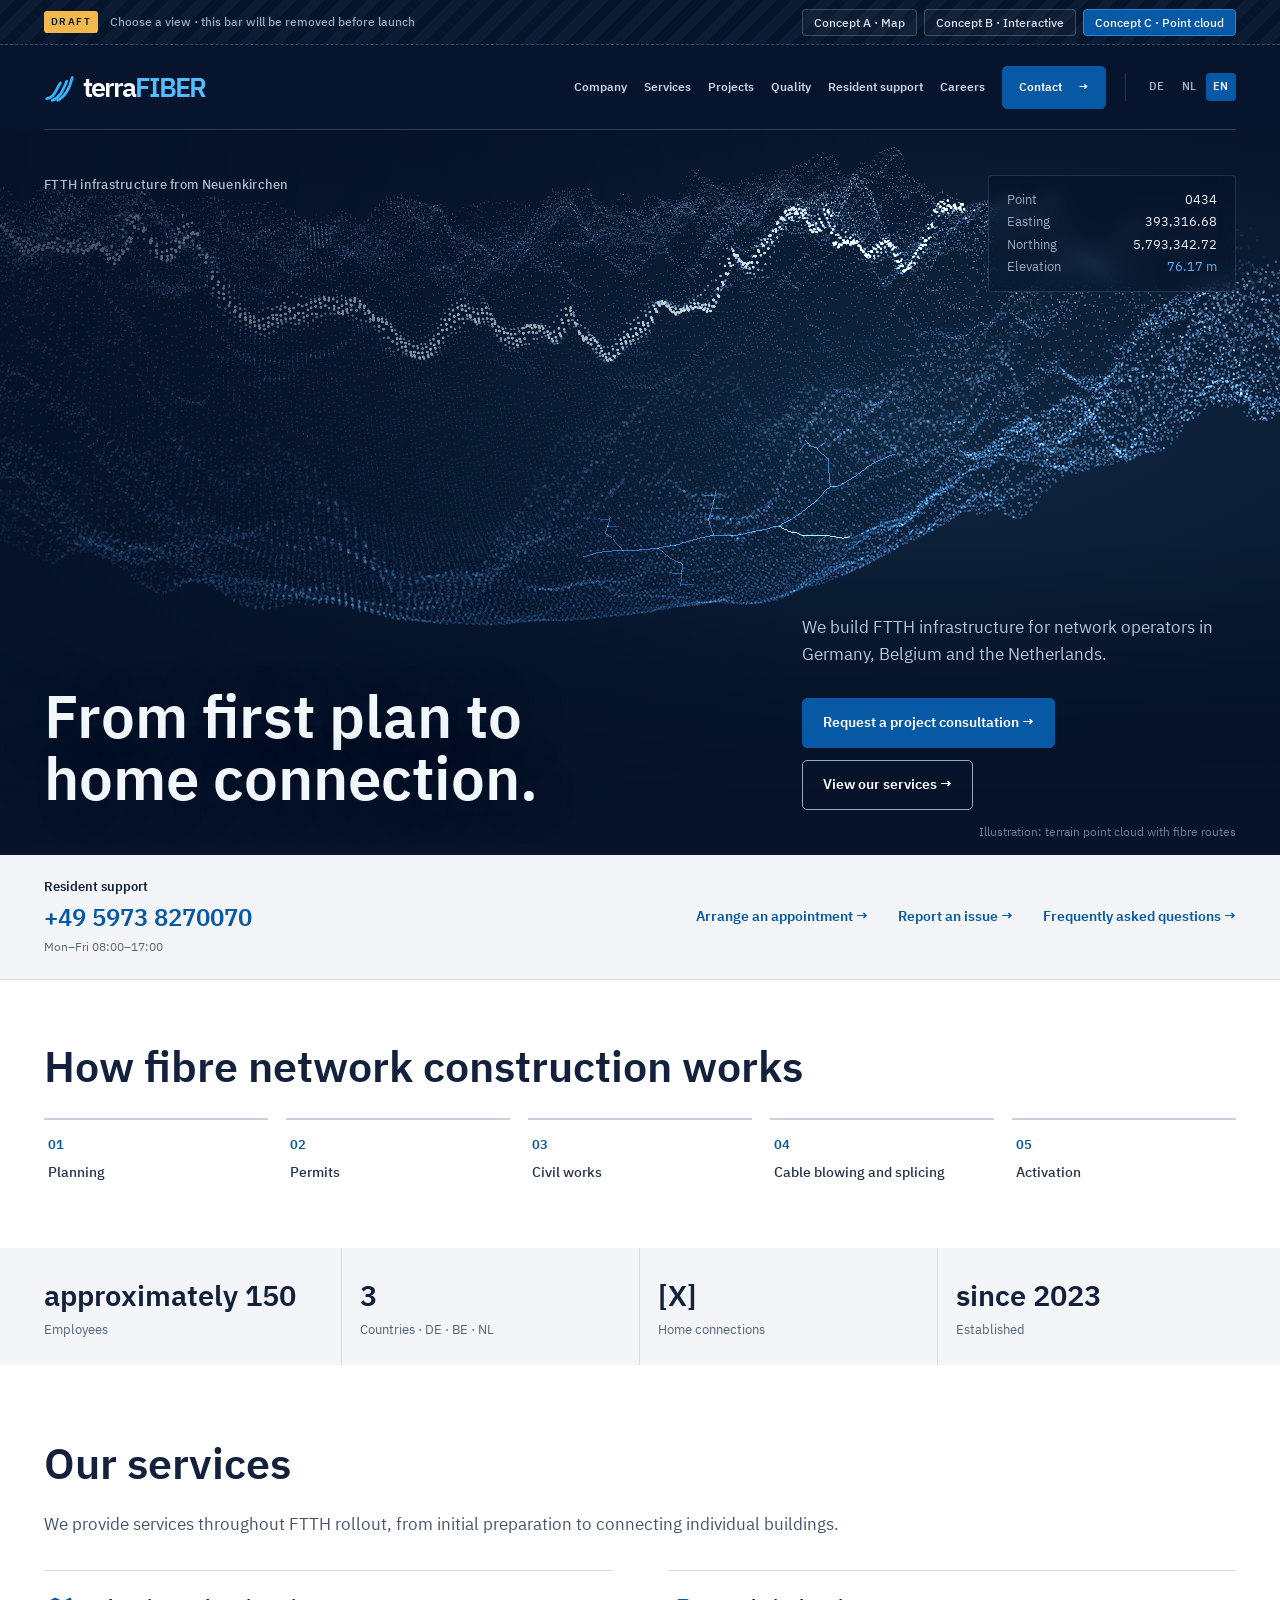
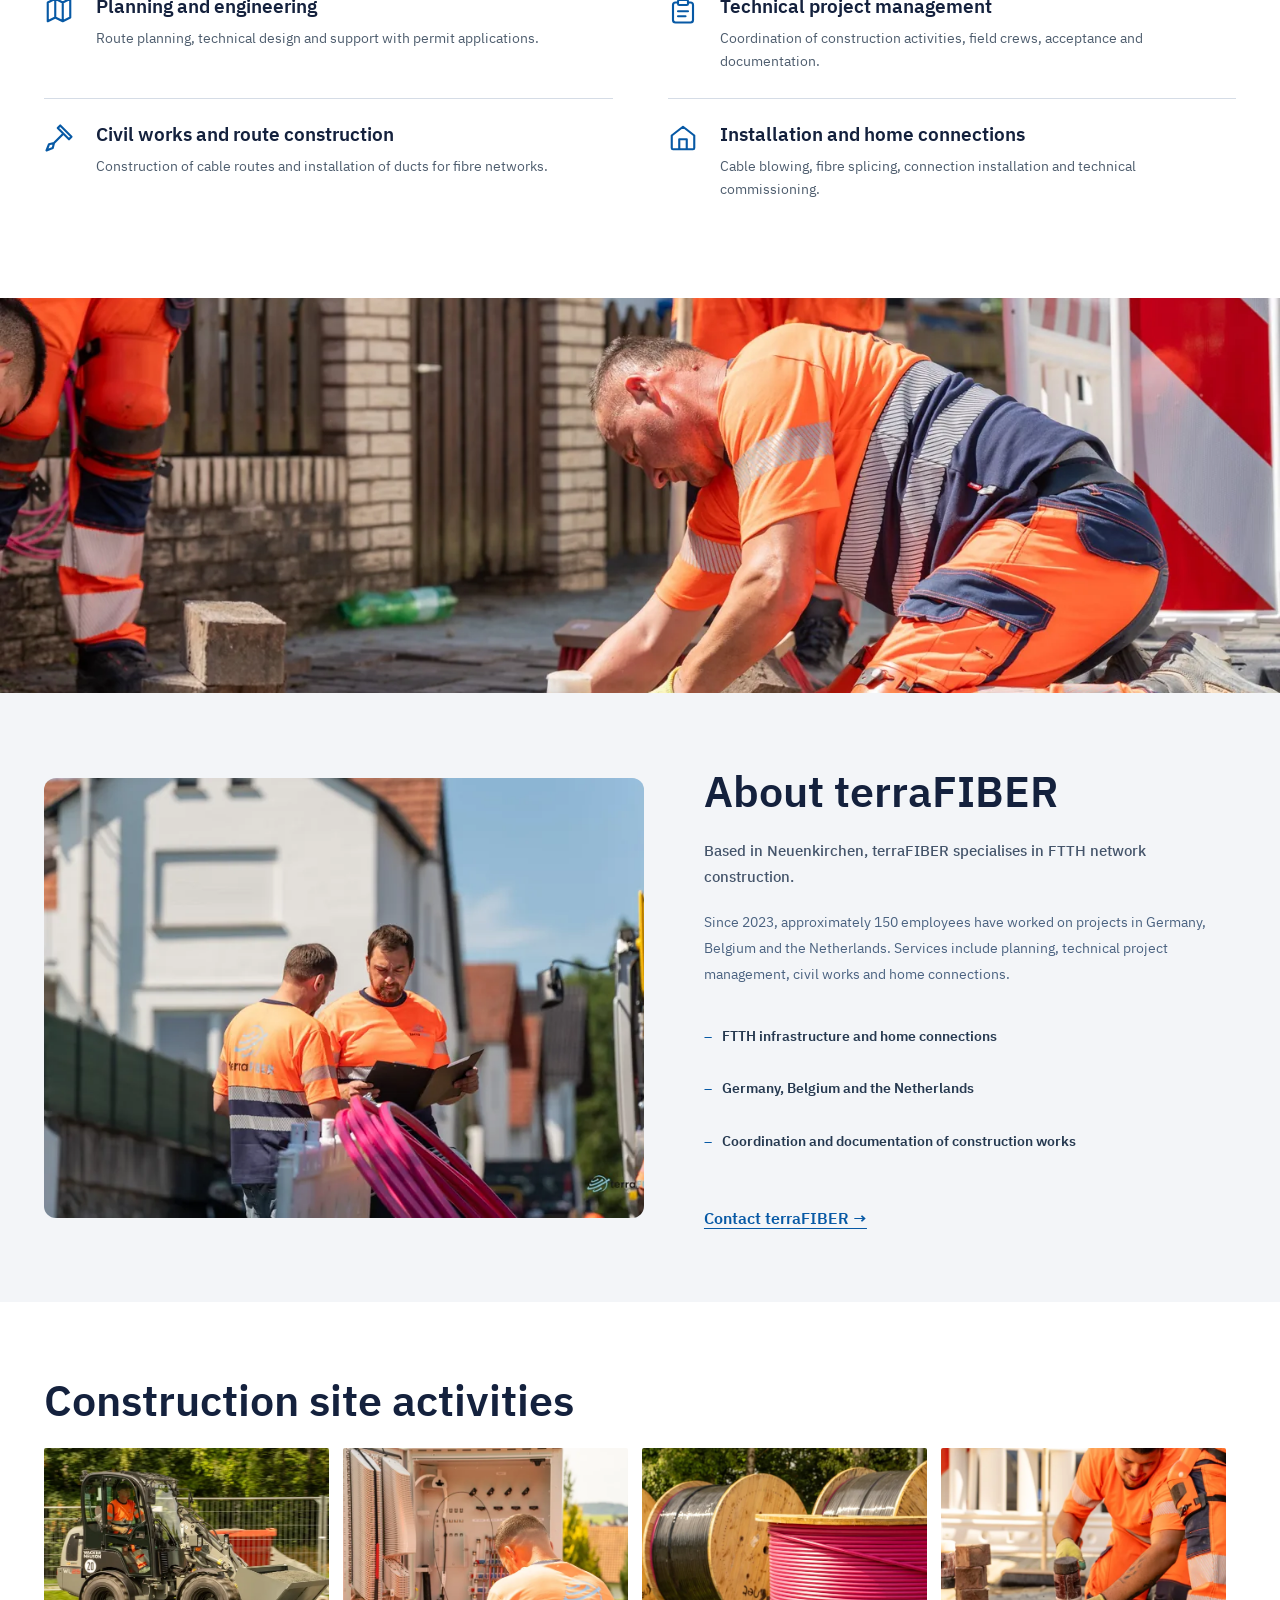
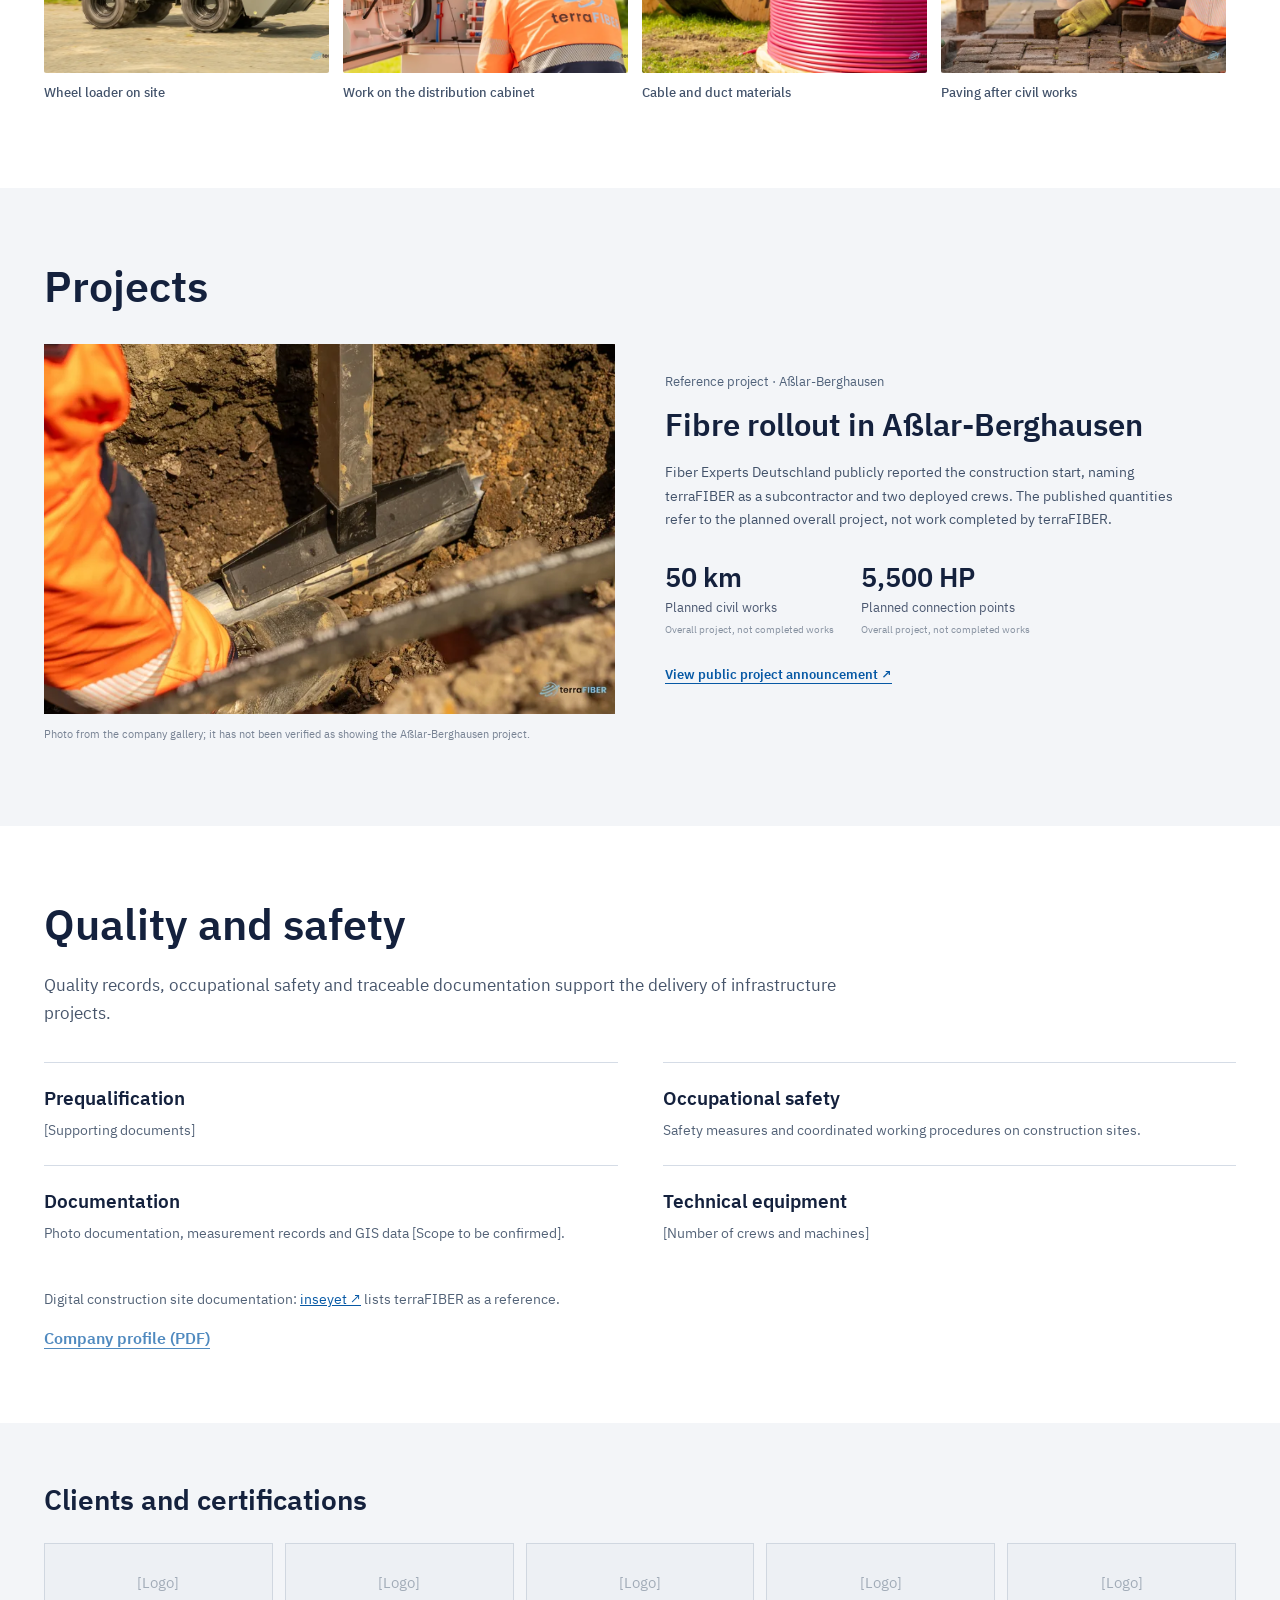
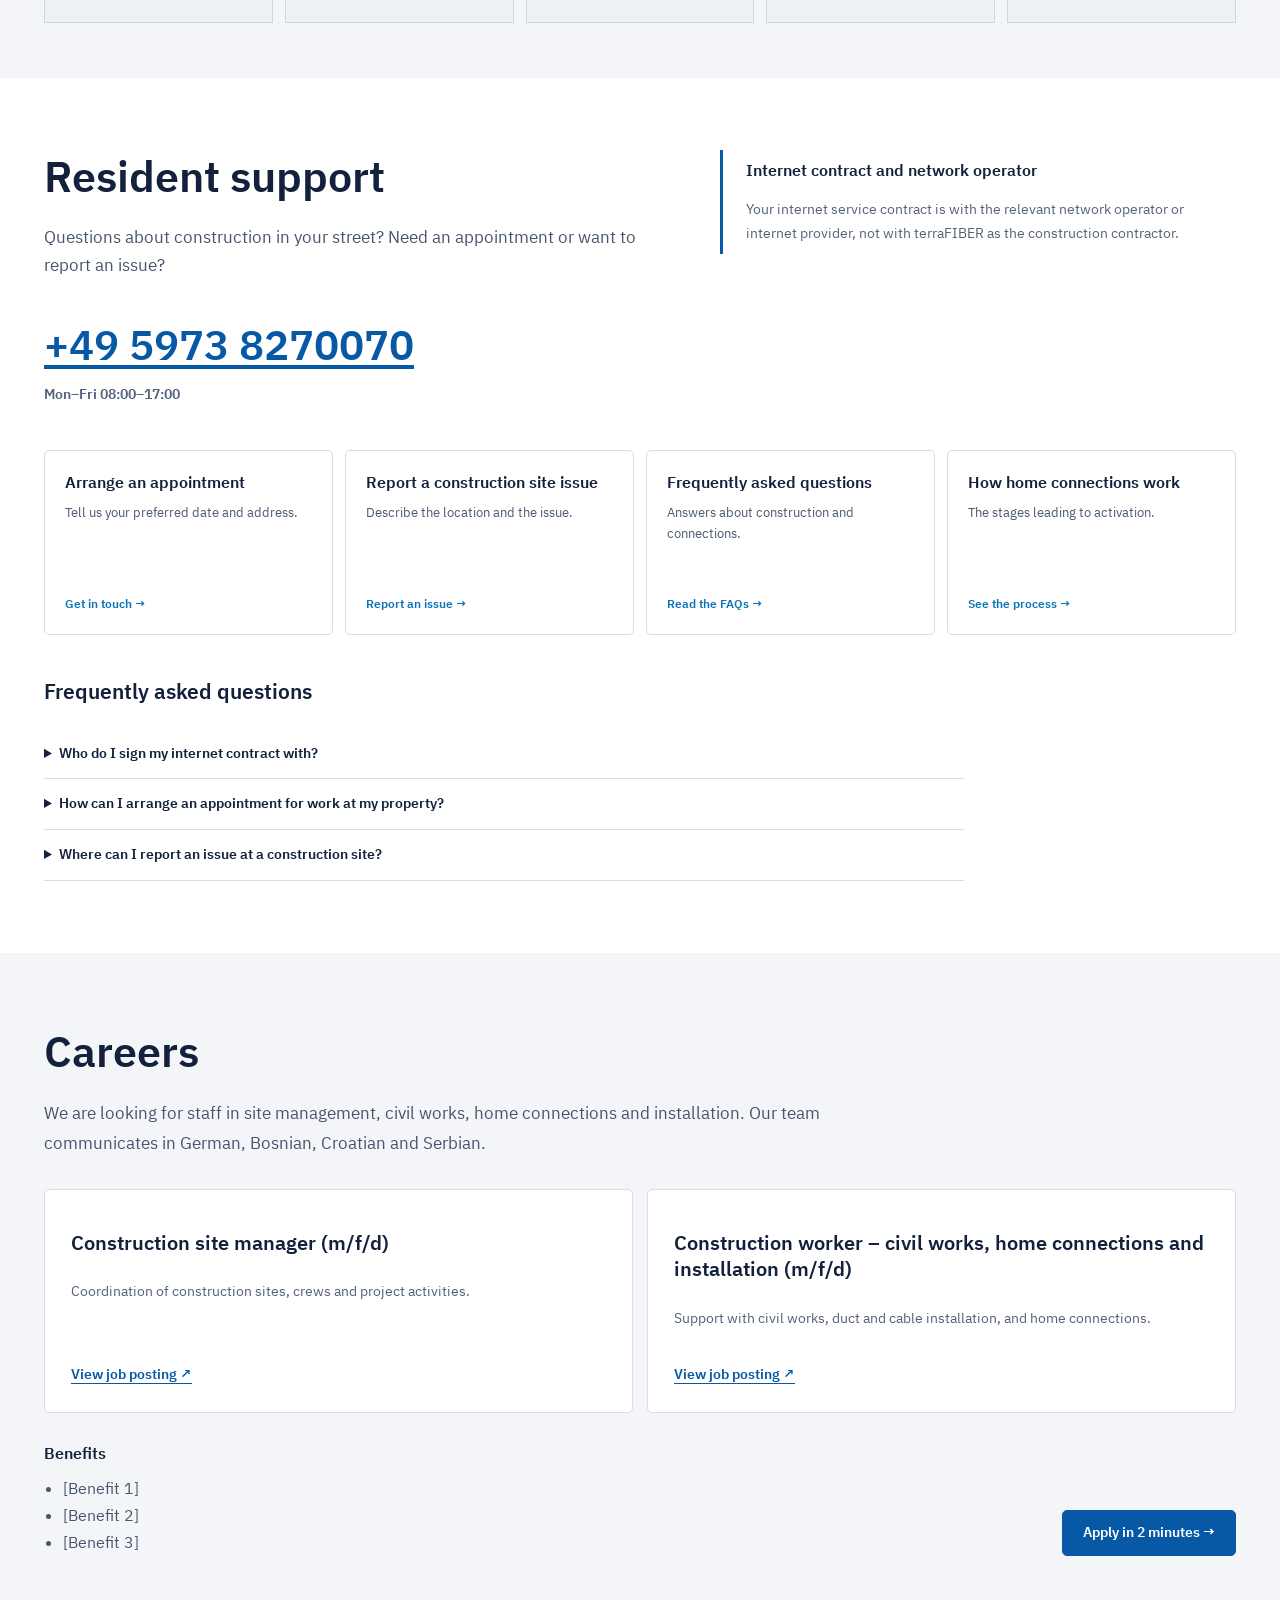
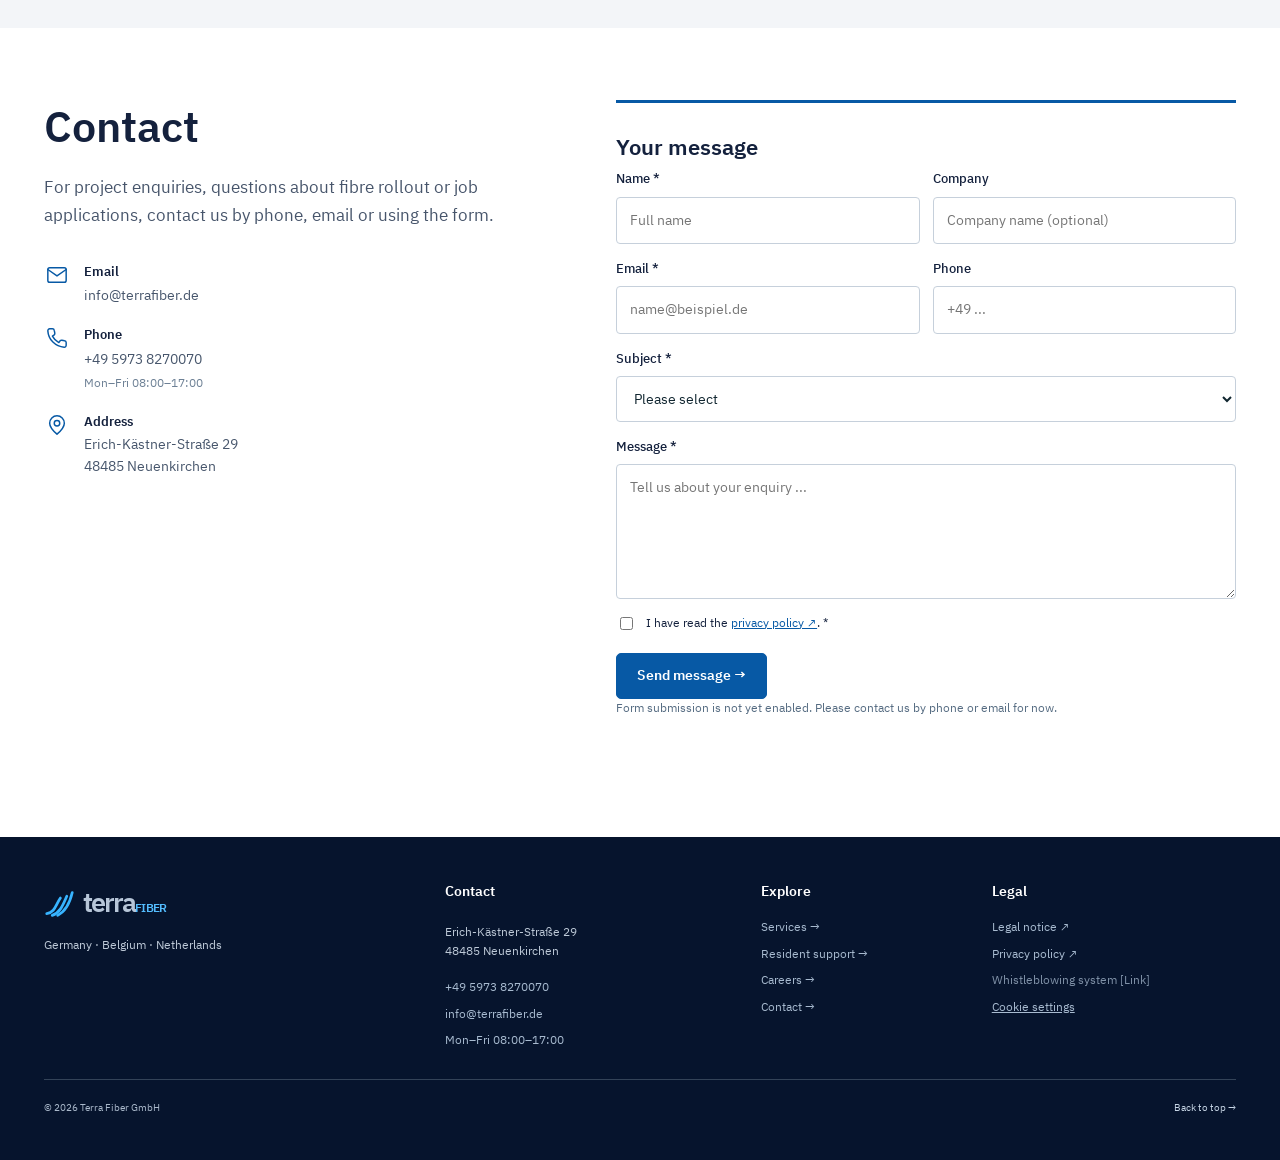
<file: concept-c/en/index.html>
<!doctype html>
<html lang="en">
<head>
<meta charset="utf-8">
<meta name="viewport" content="width=device-width, initial-scale=1">
<meta name="robots" content="noindex,nofollow,noarchive">
<meta name="terra-preview-build" content="v9b-immersive-2026-10-11">
<meta name="theme-color" content="#061329">
<link rel="icon" href="/favicon.ico?v=2" sizes="48x48">
<link rel="icon" href="/favicon.svg?v=2" type="image/svg+xml">
<link rel="apple-touch-icon" href="/apple-touch-icon.png?v=2">
<link rel="manifest" href="/site.webmanifest">
<meta name="description" content="terraFIBER builds FTTH infrastructure for network operators in Germany, Belgium and the Netherlands – planning, civil works, installation and home connections.">
<meta property="og:type" content="website">
<meta property="og:site_name" content="terraFIBER">
<meta property="og:title" content="terraFIBER · Fibre networks from first plan to home connection">
<meta property="og:description" content="terraFIBER builds FTTH infrastructure for network operators in Germany, Belgium and the Netherlands – planning, civil works, installation and home connections.">
<meta property="og:url" content="https://terrafiber.pages.dev/concept-c/en/">
<meta property="og:locale" content="en_GB">
<meta property="og:image" content="https://terrafiber.pages.dev/assets/share-card-en.jpg?v=1">
<meta property="og:image:type" content="image/jpeg">
<meta property="og:image:width" content="1200">
<meta property="og:image:height" content="630">
<meta property="og:image:alt" content="terraFIBER – From first plan to home connection.">
<meta name="twitter:card" content="summary_large_image">
<title>terraFIBER · Fibre networks from first plan to home connection</title>
<link rel="alternate" hreflang="de" href="https://terrafiber.pages.dev/concept-c/">
<link rel="alternate" hreflang="en" href="https://terrafiber.pages.dev/concept-c/en/">
<link rel="alternate" hreflang="nl" href="https://terrafiber.pages.dev/concept-c/nl/">
<style>
:root{--bg:#07152b;--bg2:#0d2546;--slate:#657481;--ink:#18283e;--accent:#13a5f3;--mint:#b7e9ff;--paper:#f5f8fc;--line:#dbe7f2;--max:1192px;--shadow:0 26px 65px rgba(13,38,38,.1)}
*{box-sizing:border-box}html{scroll-behavior:smooth}body{margin:0;color:var(--ink);background:#fff;font-family:Inter,-apple-system,BlinkMacSystemFont,"Segoe UI",Arial,sans-serif;line-height:1.55;-webkit-font-smoothing:antialiased}button,input,textarea,select{font:inherit}a{color:inherit;text-decoration:none}button{cursor:pointer}svg{display:block}::selection{background:var(--accent);color:#0b1a22}:focus-visible{outline:3px solid #0f83d8;outline-offset:3px}.wrap{width:min(calc(100% - 64px),var(--max));margin-inline:auto}.smallcaps{font-size:12px;text-transform:uppercase;letter-spacing:.19em;font-weight:800}.eyebrow{display:flex;align-items:center;gap:10px;color:#406680}.eyebrow::before{content:"";height:7px;width:7px;background:#5498bc;border-radius:50%}.section{padding:110px 0}.section-title{font-size:clamp(35px,5vw,62px);line-height:1.09;letter-spacing:-.058em;font-weight:750;margin:16px 0 21px}.muted{color:#667682}.light-muted{color:#a8bdc7}.section-intro{font-size:18px;max-width:620px;color:#697780;line-height:1.7}.pill{display:inline-flex;align-items:center;gap:10px;border-radius:100px;padding:8px 14px;font-weight:700;letter-spacing:.09em;font-size:11px}.btn{display:inline-flex;align-items:center;justify-content:center;gap:16px;min-height:53px;padding:0 24px;border-radius:8px;font-size:14px;font-weight:760;border:1px solid transparent;transition:transform .2s,background .2s,border-color .2s}.btn:hover{transform:translateY(-2px)}.btn-primary{background:var(--accent);color:#0e1920}.btn-primary:hover{background:#9ddbfa}.btn-outline{border-color:#4d6686;color:white;background:transparent}.btn-outline:hover{border-color:white}.btn-dark{background:#13253c;color:white}.btn-dark:hover{background:#1c3555}.btn svg{width:17px;height:17px}
.preview-bar{height:31px;background:#d4eeff;color:#123f66;display:flex;align-items:center;justify-content:center;font-size:10px;font-weight:800;letter-spacing:.17em;text-transform:uppercase}.top{background:var(--bg);color:#d3dbe6}.nav{height:85px;display:flex;align-items:center;justify-content:space-between;gap:25px;border-bottom:1px solid rgba(219,248,251,.1)}.logo{display:inline-flex;align-items:baseline;white-space:nowrap;color:white;font-size:27px;font-weight:820;letter-spacing:-.075em}.logo .logo-emphasis{color:var(--accent);font-weight:820;letter-spacing:-.064em}.logo-mark{width:19px;height:26px;border-left:4px solid var(--accent);border-radius:10px 0 0 10px;transform:rotate(26deg) translateY(5px);margin-right:4px}.logo small{display:block;font-size:7px;text-transform:uppercase;letter-spacing:.2em;color:#7f97b6;margin:3px 0 0 12px}.navlinks{display:flex;align-items:center;gap:30px}.navlinks a:not(.btn){font-size:12px;color:#c8d3e0;font-weight:640;transition:color .2s}.navlinks a:not(.btn):hover{color:var(--accent)}.nav .btn{min-height:43px;font-size:12px;padding:0 16px}.mobile-toggle{display:none;align-items:center;justify-content:center;height:44px;width:44px;background:none;border:1px solid rgba(255,255,255,.2);border-radius:7px;color:white}
.hero{background:var(--bg);color:white;position:relative;overflow:hidden}.hero::before{content:"";position:absolute;width:650px;height:650px;border-radius:50%;right:-280px;top:-150px;filter:blur(60px);background:radial-gradient(circle,rgba(104,170,129,.13),transparent 70%);pointer-events:none}.hero-inner{display:grid;grid-template-columns:1.03fr .97fr;min-height:645px;align-items:center;gap:38px;padding:43px 0 84px}.hero .pill{background:rgba(194,243,107,.09);color:var(--accent);border:1px solid rgba(194,243,107,.19)}h1{font-size:clamp(54px,6.2vw,91px);line-height:1.01;letter-spacing:-.069em;font-weight:760;margin:30px 0 28px}h1 em{font-style:normal;color:var(--accent)}.hero-desc{font-size:17px;line-height:1.85;color:#acbbcf;max-width:500px}.hero-actions{display:flex;gap:12px;flex-wrap:wrap;margin-top:33px}.hero-foot{display:flex;gap:22px;align-items:center;margin-top:56px;color:#7f97b6;font-size:11px;font-weight:700;letter-spacing:.08em;text-transform:uppercase}.hero-foot span{display:flex;align-items:center;gap:9px}.hero-foot i{display:block;width:5px;height:5px;border:1px solid #6788a8;border-radius:50%}.hero-art{position:relative;min-height:500px;display:flex;align-items:center;justify-content:center}.art-canvas{position:relative;width:100%;height:510px;border:1px solid rgba(183,234,192,.13);border-radius:14px;background:radial-gradient(circle at 80% 25%,rgba(188,239,110,.09),transparent 35%),linear-gradient(155deg,#17273c,#0c222d 62%,#102136);overflow:hidden;box-shadow:0 25px 90px rgba(0,0,0,.22)}.art-grid{position:absolute;inset:0;background-image:linear-gradient(rgba(183,233,224,.06) 1px,transparent 1px),linear-gradient(90deg,rgba(183,233,224,.06) 1px,transparent 1px);background-size:34px 34px;mask-image:linear-gradient(to bottom,black,transparent 98%)}.diagram{position:absolute;inset:0;width:100%;height:100%}.art-badge{position:absolute;z-index:2;top:24px;left:24px;background:rgba(9,29,36,.78);border:1px solid rgba(169,220,192,.22);padding:14px 17px;border-radius:9px;backdrop-filter:blur(9px);color:#d8dfe8}.art-badge strong{display:block;font-size:16px;letter-spacing:.03em}.art-badge span{display:block;color:#889fba;font-size:10px;text-transform:uppercase;letter-spacing:.14em;margin-top:3px}.art-side{position:absolute;right:19px;bottom:20px;width:195px;background:#bde9ff;color:#053956;padding:17px;border-radius:10px;box-shadow:0 25px 50px #04111870}.art-side span{font-weight:750;text-transform:uppercase;letter-spacing:.12em;font-size:10px}.art-side strong{font-size:22px;line-height:1.1;letter-spacing:-.04em;display:block;margin-top:10px}.hero-caption{position:absolute;bottom:19px;left:21px;color:#a8b9cd;font-size:10px;letter-spacing:.17em;text-transform:uppercase;z-index:2}.metrics{background:#eaf3fa}.metrics-inner{display:grid;grid-template-columns:repeat(3,1fr);gap:0}.metric{padding:30px 40px;border-right:1px solid #cfdce9}.metric:first-child{padding-left:0}.metric:last-child{border:none}.metric b{display:block;font-size:25px;letter-spacing:-.04em;color:#101f31}.metric p{margin:2px 0 0;color:#6a7b75;font-size:12px;font-weight:650}
.services-header{display:flex;justify-content:space-between;align-items:end;gap:30px}.services-grid{display:grid;grid-template-columns:repeat(4,1fr);gap:14px;margin-top:48px}.service{border:1px solid #dfe9f3;background:#f7faff;border-radius:12px;min-height:305px;padding:28px 25px;display:flex;flex-direction:column;position:relative;overflow:hidden;transition:transform .25s,box-shadow .25s}.service:hover{transform:translateY(-5px);box-shadow:var(--shadow)}.service .number{color:#8a9b91;font-size:11px;font-weight:750}.service-icon{height:64px;display:flex;align-items:center;color:#4b6983}.service-icon svg{width:42px;height:42px}.service h3{font-size:20px;line-height:1.23;letter-spacing:-.03em;margin:10px 0}.service p{font-size:13px;line-height:1.65;color:#64737a;margin:0}.service .arrow{display:block;margin-top:auto;padding-top:25px;color:#51758d;font-size:22px}
.about{background:var(--paper)}.about-inner{display:grid;grid-template-columns:1fr 1fr;align-items:center;gap:90px}.about-visual{min-height:430px;background:#0e305a;border-radius:12px;position:relative;overflow:hidden;box-shadow:var(--shadow)}.about-visual::before{position:absolute;inset:0;content:"";background:repeating-linear-gradient(135deg,rgba(191,238,146,.04) 0,rgba(191,238,146,.04) 2px,transparent 2px,transparent 32px)}.about-visual svg{position:absolute;inset:0;width:100%;height:100%}.about-visual .label-float{position:absolute;left:25px;right:25px;bottom:25px;color:white;background:rgba(9,22,29,.78);border:1px solid #3d5269;border-radius:9px;padding:18px 21px;backdrop-filter:blur(7px)}.label-float strong{display:block;font-size:18px}.label-float span{display:block;font-size:11px;color:#b0c0d1;margin-top:6px}.checks{display:grid;gap:15px;margin:30px 0}.checks li{list-style:none;padding-left:30px;position:relative;font-size:14px;font-weight:600}.checks li::before{content:"✓";position:absolute;left:0;top:0;color:#385f7d;font-weight:900}.about .smallcaps{color:#466a8b}.about .btn{margin-top:9px}
.project{background:#fff}.project-flex{display:grid;grid-template-columns:.95fr 1.05fr;gap:38px;align-items:stretch;margin-top:44px;background:#0c2a51;border-radius:13px;overflow:hidden;color:white}.project-visual{min-height:360px;position:relative;background:radial-gradient(circle at 63% 35%,#273b55,#122236 65%);overflow:hidden}.project-visual svg{width:100%;height:100%;position:absolute;inset:0}.project-badge{position:absolute;left:28px;top:28px;color:#85d5ff;border:1px solid #7296ae;padding:7px 12px;background:#15273e;border-radius:100px;font-weight:750;font-size:10px;letter-spacing:.1em;text-transform:uppercase}.project-body{padding:56px 46px 47px 10px}.project-body .smallcaps{color:var(--accent)}.project-body h3{font-size:34px;line-height:1.12;letter-spacing:-.045em;margin:12px 0 14px}.project-body p{font-size:14px;line-height:1.8;color:#aebed1;max-width:520px}.project-figures{display:flex;gap:32px;flex-wrap:wrap;margin:30px 0 27px}.project-figures strong{display:block;font-size:25px;color:white}.project-figures span{display:block;color:#8ba2bd;font-size:11px}.project-figures em{color:#9aceeb;font-size:10px;font-style:normal;display:block;margin-top:2px}.source-link{color:var(--accent);font-size:12px;font-weight:750;text-decoration:underline;text-underline-offset:4px}.source-link:hover{color:#fff}.disclaimer{font-size:11px;color:#748482;margin-top:15px}
.quality{background:var(--paper)}.quality-flex{display:grid;grid-template-columns:1fr 1fr;gap:80px}.quality-list{display:grid;gap:15px;margin-top:25px}.quality-item{display:flex;gap:16px;align-items:flex-start;background:#fff;border-radius:10px;border:1px solid #e0e7ed;padding:20px}.quality-item .qi{background:#e9f3fc;color:#375570;border-radius:9px;display:grid;place-items:center;min-width:43px;height:43px;font-weight:800}.quality-item strong{font-size:15px}.quality-item p{margin:4px 0 0;font-size:12px;color:#6b797d}.quality-quote{position:relative;background:#dbeeff;border-radius:14px;min-height:410px;padding:48px;display:flex;flex-direction:column;justify-content:space-between}.quality-quote .decor{font-size:85px;line-height:1;color:#6d9bb7;font-family:Georgia,serif}.quality-quote blockquote{padding:0;margin:0;font-size:30px;line-height:1.34;letter-spacing:-.035em;font-weight:650;color:#1a2b3a}.quality-quote p{color:#46627b;font-size:13px;margin:12px 0 0}
.career{background:#0b2343;color:white}.career-content{display:flex;align-items:center;justify-content:space-between;gap:50px}.career .smallcaps{color:var(--accent)}.career .section-title{max-width:650px}.career p{max-width:590px;color:#a2b4ca;line-height:1.8}.career-actions{flex:0 0 auto}.career .note{color:#839bb8;font-size:11px}
.contact{background:#fff}.contact-flex{display:grid;grid-template-columns:1fr .92fr;gap:85px}.contact-info{display:grid;gap:19px;margin-top:35px}.contact-info a{transition:color .2s}.contact-info a:hover{color:#486d8b}.contact-line{display:flex;gap:15px;align-items:flex-start}.contact-line .small-icon{width:40px;height:40px;border-radius:9px;background:#edf6fe;display:grid;place-items:center;flex:none;color:#46657f}.contact-line .small-icon svg{width:19px;height:19px}.contact-line strong{display:block;font-size:13px}.contact-line span{display:block;font-size:14px;color:#687780;margin-top:2px}.contact-form{background:#f5f9fe;border:1px solid #dde6ec;padding:32px;border-radius:13px}.contact-form h3{font-size:23px;margin:0 0 5px;letter-spacing:-.04em}.contact-form p{font-size:12px;color:#71817f;margin:0 0 21px}.form-grid{display:grid;grid-template-columns:1fr 1fr;gap:13px}.form-field{display:grid;gap:7px;margin-bottom:15px}.form-field label{font-size:11px;font-weight:800}.form-field input,.form-field textarea{width:100%;border:1px solid #cedae3;border-radius:7px;background:#fff;color:#112630;padding:12px 13px;outline:none;font-size:13px;resize:vertical}.form-field input:focus,.form-field textarea:focus{border-color:#567c99;box-shadow:0 0 0 3px #9ad2f240}.form-note{font-size:10px;color:#6b7c73;margin-top:13px;line-height:1.6}
footer{background:#07152b;color:#bac8d8;padding:44px 0}.footer-top{display:flex;justify-content:space-between;gap:30px;align-items:center}.footer-top .logo{font-size:24px}.footer-nav{display:flex;gap:22px;align-items:center;flex-wrap:wrap}.footer-nav a{font-size:11px;color:#93a8c1}.footer-nav a:hover{color:var(--accent)}.footer-bottom{margin-top:29px;padding-top:20px;border-top:1px solid #ffffff1a;display:flex;justify-content:space-between;gap:20px;font-size:10px;color:#6a87aa}.to-top{display:inline-flex;gap:5px;align-items:center;color:#c7d6e6}
@media(max-width:1000px){.navlinks{gap:18px}.navlinks a:not(.btn){font-size:11px}.hero-inner{gap:15px}.services-grid{grid-template-columns:repeat(2,1fr)}.service{min-height:250px}.about-inner{gap:40px}.quality-flex{gap:35px}.contact-flex{gap:40px}}
@media(max-width:760px){.wrap{width:min(calc(100% - 34px),var(--max))}.preview-bar{font-size:8px}.nav{height:68px}.logo{font-size:23px}.mobile-toggle{display:flex}.navlinks{display:none;position:absolute;left:0;right:0;top:99px;background:#0a1b36;z-index:10;flex-direction:column;align-items:stretch;padding:25px 21px 29px;border-bottom:1px solid #36485d;gap:17px;box-shadow:0 20px 35px #07111fe0}.navlinks.open{display:flex}.navlinks a:not(.btn){font-size:15px}.hero-inner{grid-template-columns:1fr;min-height:0;padding:52px 0 60px}.hero-art{min-height:390px;margin-top:27px}.art-canvas{height:410px}.hero-foot{margin-top:31px}.hero h1{font-size:clamp(52px,12vw,76px)}.hero-desc{font-size:16px}.metrics-inner{grid-template-columns:1fr 1fr}.metric{padding:18px 5px 18px 20px}.metric:first-child{padding-left:0}.metric:last-child{border-right:none;grid-column:1 / -1;border-top:1px solid #cfdce9;padding-left:0}.metric b{font-size:21px}.section{padding:73px 0}.section-title{font-size:clamp(34px,9vw,48px)}.services-header{display:block}.services-grid{gap:12px;margin-top:30px}.service{padding:22px 19px}.about-inner,.project-flex,.quality-flex,.contact-flex{grid-template-columns:1fr}.about-visual{min-height:340px;order:2}.project-body{padding:0 26px 34px}.project-visual{min-height:265px}.project-body h3{font-size:28px}.quality-quote{min-height:320px;padding:32px}.quality-quote blockquote{font-size:26px}.career-content{display:block}.career-actions{margin-top:25px}.contact-flex{gap:40px}.footer-top{align-items:flex-start;flex-direction:column}.footer-bottom{flex-direction:column}}
@media(max-width:455px){.services-grid{grid-template-columns:1fr}.service{min-height:218px}.form-grid{grid-template-columns:1fr;gap:0}.contact-form{padding:23px}.hero .btn{width:100%}.art-side{width:155px}.art-side strong{font-size:19px}.metrics-inner{grid-template-columns:1fr}.metric,.metric:first-child,.metric:last-child{border-right:0;border-top:1px solid #cfdce9;grid-column:1;padding-left:0}.metric:first-child{border-top:0}.quality-quote blockquote{font-size:24px}}
@media(prefers-reduced-motion:reduce){html{scroll-behavior:auto}*,*::before,*::after{animation-duration:.01ms!important;transition-duration:.01ms!important}}

/* V2 Brand continuity: colors inspired by the existing terraFIBER homepage and blue optical-fiber hero image. */
:root{--bg:#07152b;--bg2:#0b2444;--ink:#15253d;--accent:#18a5f3;--paper:#f4f8fc;--line:#dce6f2;--shadow:0 25px 65px rgba(7,34,78,.10)}
body{color:var(--ink)}
.preview-bar{background:#d7edff;color:#11527e;letter-spacing:.16em}
.top,.hero{background:#06142d}
.hero::before{background:radial-gradient(circle,rgba(17,112,232,.22),transparent 70%)}
.hero .pill{color:#96d8ff;background:rgba(20,166,246,.10);border-color:rgba(90,184,255,.24)}
.hero h1 em{color:#56bfff}
.logo{letter-spacing:-.073em}.logo .logo-emphasis{color:#53bdff}.fiber-symbol{color:#37b4ff;margin-right:8px;transform:translateY(7px);flex-shrink:0}
.navlinks a:not(.btn):hover{color:#7ed2ff}
.btn-primary{background:#109eea;color:#ffffff}.btn-primary:hover{background:#37b9ff}
.btn-dark{background:#0b3766;color:white}.btn-dark:hover{background:#13518c}
.hero-foot i{border-color:#2a94df}
.art-canvas{background:radial-gradient(circle at 83% 23%,rgba(0,155,255,.20),transparent 40%),linear-gradient(155deg,#0e2b5e,#051832 62%,#0c2856);border-color:rgba(91,172,251,.25)}
.art-grid{background-image:linear-gradient(rgba(69,166,243,.08) 1px,transparent 1px),linear-gradient(90deg,rgba(69,166,243,.08) 1px,transparent 1px)}
.art-badge{background:rgba(7,28,63,.81);border-color:rgba(80,175,251,.3)}
.art-badge strong{font-size:14px;color:#d3eaff}.art-badge span{color:#8bb9dd}
.art-side{background:#c5eaff;color:#083153}.art-side strong{color:#083153}
.metrics{background:#eaf4fc}.metric{border-right-color:#d1dfed}.metric b{color:#14375d}
.eyebrow{color:#1977ad}.eyebrow::before{background:#149ceb}
.service{background:#f7faff;border-color:#e1eaf4}.service-icon,.service .arrow{color:#207cbd}
.about{background:#f4f8fc}.about-visual{background:#0b2a58}.label-float{border-color:#2c629c}
.checks li::before{color:#198bc9}.about .smallcaps{color:#1b79bd}
.project-flex{background:#0b2447}.project-visual{background:radial-gradient(circle at 60% 37%,#154a7d,#06192f 68%)}
.project-badge{color:#a8deff;background:#103762;border-color:#2d83bc}
.project-body .smallcaps,.source-link{color:#8cceff}
.quality-quote{background:#e0f0fd}.quality-quote .decor{color:#86c8ee}
.contact{background:#ffffff}.contact-form{background:#f4f8fc;border-color:#dce6f2}
.section-intro{color:#66788b}
::selection{background:#91d6ff;color:#07172c}
:focus-visible{outline-color:#1a96df}
/* Original logo asset to be substituted after approval; text rendition is a temporary concept. */

.photo-frame,.project-photo-card,.gallery-card{position:relative;overflow:hidden}
.photo-frame{min-height:460px;border-radius:34px;background-size:cover;background-position:center;box-shadow:0 28px 70px rgba(8,25,42,.16)}
.photo-frame::after,.project-photo-card::after,.gallery-card::after{content:"";position:absolute;inset:0;background:linear-gradient(180deg,rgba(5,18,35,.06),rgba(5,18,35,.45));pointer-events:none}
.about-visual.photo-based{position:relative}
.about-visual.photo-based .label-float{position:absolute;left:24px;bottom:24px;z-index:2}
.project-photo-card{height:100%;min-height:400px;border-radius:28px;border:1px solid #d4e5f5;background:#dbeaf7;box-shadow:0 26px 65px rgba(13,38,38,.1)}
.project-photo-card img{position:absolute;inset:0;width:100%;height:100%;object-fit:cover;display:block}
.project-photo-card .project-badge{position:absolute;left:18px;top:18px;z-index:2}
.gallery-preview{background:linear-gradient(180deg,#f7fbff 0%,#eef5fb 100%)}
.gallery-grid{display:grid;grid-template-columns:repeat(12,1fr);gap:20px;margin-top:34px}
.gallery-card{margin:0;min-height:210px;border-radius:24px;border:1px solid #d4e5f5;background:#d7e7f6;box-shadow:0 18px 50px rgba(13,38,38,.08)}
.gallery-card img{position:absolute;inset:0;width:100%;height:100%;object-fit:cover;display:block}
.gallery-card.large{grid-column:span 5;min-height:280px}
.gallery-card.medium{grid-column:span 4}
.gallery-card.small{grid-column:span 3}
.gallery-card .gallery-caption{position:absolute;left:16px;bottom:16px;right:16px;z-index:2;color:#fff;font-size:13px;font-weight:700;letter-spacing:.03em;text-shadow:0 1px 10px rgba(0,0,0,.35)}
.diagram .fiber-halo{animation:fiberHalo 3.8s ease-in-out infinite;transform-origin:center}
.diagram .fiber-core{animation:fiberCorePulse 3.8s ease-in-out infinite}
.diagram .fiber-highlights{stroke-dasharray:3 45;animation:fiberFlow 9s linear infinite;opacity:.8}
.diagram .signal-link{animation:linkPulse 4.4s ease-in-out infinite}
.diagram .pulse-node{transform-origin:center;animation:nodePulse 3.2s ease-in-out infinite}
.diagram .signal-dot{transform-origin:center;animation:dotBlink 2.8s ease-in-out infinite}
@keyframes fiberHalo{0%,100%{opacity:.16}50%{opacity:.34}}
@keyframes fiberCorePulse{0%,100%{filter:drop-shadow(0 0 0 rgba(84,201,255,.0))}50%{filter:drop-shadow(0 0 8px rgba(84,201,255,.55)) drop-shadow(0 0 18px rgba(84,201,255,.32))}}
@keyframes fiberFlow{from{stroke-dashoffset:0}to{stroke-dashoffset:-104}}
@keyframes nodePulse{0%,100%{transform:scale(1);filter:drop-shadow(0 0 0 rgba(99,199,255,0))}50%{transform:scale(1.11);filter:drop-shadow(0 0 10px rgba(99,199,255,.65))}}
@keyframes dotBlink{0%,100%{transform:scale(1);opacity:.95}50%{transform:scale(1.22);opacity:1;filter:drop-shadow(0 0 7px rgba(84,201,255,.75))}}
@keyframes linkPulse{0%,100%{opacity:.72}50%{opacity:1}}
@media (max-width: 980px){.gallery-card.large,.gallery-card.medium,.gallery-card.small{grid-column:span 6}.photo-frame{min-height:360px}.project-photo-card{min-height:340px}}
@media (max-width: 640px){.gallery-grid{grid-template-columns:1fr}.gallery-card.large,.gallery-card.medium,.gallery-card.small{grid-column:span 1;min-height:220px}.photo-frame{min-height:300px}}

@media(prefers-reduced-motion:reduce){.diagram .fiber-halo,.diagram .fiber-core,.diagram .fiber-highlights,.diagram .signal-link,.diagram .pulse-node,.diagram .signal-dot{animation:none!important}}

/* V7: technical FTTH network with multiple small, gently glowing signal dots. */
.preview-bar{height:24px;background:#17365a;color:#aecce4;font-size:9px;letter-spacing:.14em}
.art-side{width:157px;padding:13px 14px;right:18px;bottom:18px;border-radius:9px}
.art-side span{font-size:9px;letter-spacing:.10em}
.art-side strong{font-size:18px;margin-top:8px;line-height:1.12}
.art-grid{opacity:.6}
.diagram .fiber-halo{animation:none!important;opacity:.11}
.diagram .fiber-core{animation:none!important;filter:none!important}
.diagram .fiber-highlights{animation:none!important;stroke-dasharray:none;opacity:.14}
.diagram .pulse-node,.diagram .signal-dot{animation:none!important;transform:none!important;filter:none!important;opacity:1}
.diagram .network-links{animation:none!important}
.diagram #fiber-particles-main,.diagram #fiber-particles-branches,.diagram .network-active-halos,.diagram .house-active-halos{pointer-events:none}
@media(prefers-reduced-motion:reduce){
  .diagram #fiber-particles-main,.diagram #fiber-particles-branches{display:none!important}
}

/* v8 — spacing, accessible resident service, editorial grids, responsive layout. */
.section{padding:78px 0}
.section-title{margin:12px 0 16px}
.section-intro{font-size:16px;line-height:1.72}
.preview-bar{height:auto;min-height:24px;padding:5px 16px;font-size:9px;line-height:1.45;text-align:center}
.citizen-topline{background:#edf5fc;color:#174668;border-bottom:1px solid #cbdce9}
.citizen-topline-inner{min-height:43px;display:flex;align-items:center;gap:20px;justify-content:space-between;padding:6px 0;font-size:12px;font-weight:680}
.citizen-topline-title{color:#0c4b80}
.citizen-topline a:hover{text-decoration:underline}
.citizen-topline-phone{font-weight:850;white-space:nowrap}
.citizen-topline-hours{white-space:nowrap;color:#4f708e}
.language-switch{display:inline-flex;align-items:center;gap:4px;white-space:nowrap}
.language-switch span{padding:3px 5px;font-weight:800;font-size:11px}
.language-switch .language-active{color:#fff;background:#115c99;border-radius:4px}
.language-switch [aria-disabled]{opacity:.48;cursor:not-allowed}
.navlinks{gap:17px}
.navlinks a:not(.btn){font-size:11px}
.hero-inner{min-height:580px;padding:38px 0 65px}
.hero .hero-actions{margin-top:33px}
.rollout{background:#fff;padding:53px 0 58px}
.rollout .section-title{font-size:clamp(27px,3.6vw,40px)}
.rollout-steps{display:grid;grid-template-columns:repeat(5,minmax(0,1fr));gap:12px;list-style:none;margin:28px 0 0;padding:0}
.rollout-steps li{border:1px solid #dce6f1;background:#f6faff;border-radius:13px;padding:17px 16px;display:flex;flex-direction:column;gap:11px;min-height:108px}
.rollout-steps b{font-size:12px;color:#2186c6}
.rollout-steps span{font-size:14px;font-weight:760;line-height:1.25;color:#183e60;overflow-wrap:anywhere}
.metrics-inner{grid-template-columns:repeat(4,minmax(0,1fr))}
.metric{padding:23px 26px}.metric b{font-size:27px}
.about-copy>p:not(.section-intro){font-size:14px;line-height:1.85;color:#4a6280;margin-top:20px}
.photo-frame{position:relative}
.photo-frame img{display:block;width:100%;height:100%;min-height:460px;object-fit:cover}
.photo-frame::after{z-index:1}
.about-visual .label-float{z-index:2}
.gallery-grid{display:grid;grid-template-columns:repeat(6,minmax(0,1fr));gap:16px}
.gallery-grid .gallery-card,.gallery-grid .gallery-card.large,.gallery-grid .gallery-card.medium,.gallery-grid .gallery-card.small{grid-column:span 2;min-height:225px}
.gallery-grid .gallery-card:first-child{grid-column:span 4;min-height:290px}
.gallery-grid .gallery-card:nth-child(2){grid-column:span 2;min-height:290px}
.gallery-card img{height:100%;width:100%;object-fit:cover}
.quality-cards{display:grid;grid-template-columns:repeat(4,minmax(0,1fr));gap:16px;margin-top:32px}
.quality-cards article{padding:23px;border:1px solid #deebf6;border-radius:16px;background:#f7faff;min-height:216px}
.quality-card-icon{color:#2785bd;font-size:12px;font-weight:850}
.quality-cards h3{font-size:19px;margin:20px 0 10px;line-height:1.3}
.quality-cards p{font-size:13px;color:#526b80;line-height:1.7;margin:0;overflow-wrap:anywhere}
.quality-support{margin-top:24px;display:flex;align-items:center;justify-content:space-between;gap:25px}
.quality-support p{font-size:14px;max-width:620px;color:#425c75}
.quality-support a:not(.btn){color:#136aa3;text-decoration:underline}
.btn-unavailable{opacity:.66;cursor:not-allowed;text-align:center;pointer-events:none;white-space:normal}
.citizen-service{background:#eaf5fd}
.citizen-lead{display:grid;grid-template-columns:1.3fr .7fr;gap:45px;align-items:center}
.citizen-lead .section-title{max-width:670px}
.citizen-bigphone{display:inline-block;font-weight:850;letter-spacing:-.04em;font-size:clamp(29px,4vw,47px);margin-top:16px;color:#10598c;text-decoration:underline;text-underline-offset:5px}
.citizen-hours{font-size:14px;font-weight:720;margin-top:7px;color:#4e7390}
.operator-note{background:#fff;border:1px solid #cddff0;border-left:4px solid #269cdf;border-radius:12px;padding:25px}
.operator-note strong{font-size:16px}.operator-note p{font-size:14px;color:#4a657b;line-height:1.75;margin-bottom:0}
.citizen-cards{display:grid;grid-template-columns:repeat(4,minmax(0,1fr));gap:15px;margin-top:27px}
.citizen-cards a{display:flex;flex-direction:column;min-height:228px;background:#fff;border:1px solid #d4e5f3;border-radius:14px;padding:22px;transition:border-color .2s,transform .2s}
.citizen-cards a:hover{border-color:#57aee2;transform:translateY(-3px)}
.citizen-cards a>span{color:#418cbd;font-weight:820;font-size:12px}
.citizen-cards h3{font-size:17px;line-height:1.32;margin:19px 0 8px}
.citizen-cards p{font-size:13px;color:#63778d;line-height:1.55;margin:0 0 12px}
.citizen-cards a>b{font-size:12px;color:#0a75b6;margin-top:auto}
.citizen-faq{margin-top:28px;max-width:860px}
.citizen-faq h3{font-size:21px}
.citizen-faq details{border-bottom:1px solid #c5d9ea;padding:14px 0;font-size:14px}
.citizen-faq summary{font-weight:740;cursor:pointer}
.citizen-faq details p{color:#4f6882;max-width:710px}
.job-cards{display:grid;grid-template-columns:repeat(2,minmax(0,1fr));gap:17px;margin-top:30px}
.job-cards article{border-radius:14px;border:1px solid #51749c;background:rgba(255,255,255,.07);padding:24px;display:flex;flex-direction:column}
.job-cards article>span{font-size:11px;color:#a6dfff;text-transform:uppercase;letter-spacing:.13em;font-weight:760}
.job-cards h3{font-size:21px;margin:14px 0 10px;line-height:1.3}
.job-cards p{font-size:13px;line-height:1.65}
.job-cards a{display:inline-block;margin-top:auto;padding-top:18px;color:#b1e2ff;font-size:13px;font-weight:760}
.career-bottom{display:flex;align-items:end;justify-content:space-between;gap:25px;margin-top:28px}
.career-bottom strong{font-size:16px}.career-bottom ul{padding-left:19px;margin:9px 0 0;line-height:1.7}
.contact-line small{display:block;font-size:12px;color:#6d8095;margin-top:4px}
.form-field select{width:100%;border:1px solid #cedae3;background:#fff;color:#112630;border-radius:7px;padding:12px 13px;font-size:13px}
.form-field :is(input,select,textarea)[aria-invalid="true"]{border-color:#b42318}
.privacy-consent{display:flex;align-items:flex-start;gap:10px;font-size:12px;line-height:1.5;margin:5px 0 20px}
.privacy-consent input{margin-top:3px;flex:none}
.privacy-consent a{color:#0d70aa;text-decoration:underline}
.form-status{margin:12px 0 0;font-size:12px!important;color:#566c82!important}
.footer-grid{display:grid;grid-template-columns:1.5fr 1.15fr .8fr 1fr;gap:35px}
.footer-grid>div{display:flex;flex-direction:column;align-items:flex-start;gap:8px;min-width:0}
.footer-grid>div>strong{font-size:13px;color:#fff;margin-bottom:7px}
.footer-grid :is(address,p){font-size:12px;font-style:normal;margin:5px 0 10px}
.footer-grid a:not(.logo),.footer-grid span,.footer-cookie-btn{font-size:12px;color:#a8bbd0;overflow-wrap:anywhere}
.footer-grid a:hover,.footer-cookie-btn:hover{color:#fff}
.footer-unavailable{opacity:.75}
.footer-cookie-btn{background:transparent;border:0;padding:0;text-align:left;text-decoration:underline}
.cookie-dialog{max-width:min(480px,calc(100vw - 30px));padding:28px;border:1px solid #cad9e5;border-radius:14px;box-shadow:0 30px 95px rgba(0,0,0,.27);color:#17344e}
.cookie-dialog::backdrop{background:#00172b85}
.cookie-dialog h2{margin:0 0 12px}.cookie-dialog p{font-size:14px;line-height:1.7}
@media(max-width:1100px){
 .citizen-topline-inner{gap:10px;font-size:11px}
 .navlinks{gap:12px}.navlinks a:not(.btn){font-size:10px}
 .citizen-cards,.quality-cards{grid-template-columns:repeat(2,minmax(0,1fr))}
}
@media(max-width:760px){
 .section{padding:64px 0}
 .rollout{padding:45px 0}
 .rollout-steps{grid-template-columns:repeat(2,minmax(0,1fr))}
 .rollout-steps li:last-child{grid-column:span 2;min-height:90px}
 .metrics-inner{grid-template-columns:repeat(2,minmax(0,1fr))}
 .metric,.metric:first-child,.metric:last-child{grid-column:auto;padding:20px 15px;border-right:0;border-top:1px solid #cfdce9}
 .metric:nth-child(-n+2){border-top:0}
 .citizen-topline-inner{display:grid;grid-template-columns:1fr auto;gap:5px 12px;padding:8px 0}
 .citizen-topline-title{grid-column:1/-1}
 .citizen-topline-hours{font-size:10px}
 .language-switch{justify-self:end;grid-column:2;grid-row:2/4}
 .top{position:relative}
 .navlinks{top:100%!important;left:0;right:0}
 .citizen-lead{grid-template-columns:1fr;gap:16px}
 .gallery-grid{gap:12px}
 .gallery-grid .gallery-card:first-child,.gallery-grid .gallery-card:nth-child(2){min-height:220px}
 .career-bottom{align-items:flex-start}
 .footer-grid{grid-template-columns:repeat(2,minmax(0,1fr))}
 .photo-frame img{min-height:360px}
}
@media(max-width:540px){
 .wrap{width:min(calc(100% - 30px),var(--max))}
 .preview-bar{font-size:8px;letter-spacing:.07em}
 .citizen-topline-phone{font-size:11px}
 .citizen-topline-hours{font-size:10px}
 .rollout-steps{grid-template-columns:1fr;gap:9px}
 .rollout-steps li:last-child{grid-column:auto}
 .rollout-steps li{min-height:64px;flex-direction:row;align-items:center}
 .metrics-inner{grid-template-columns:repeat(2,minmax(0,1fr))}
 .metric,.metric:first-child,.metric:last-child{grid-column:auto;padding:16px 8px;border-top:1px solid #cfdce9}
 .metric:nth-child(-n+2){border-top:0}
 .metric b{font-size:22px}
 .hero-inner{padding-top:36px;padding-bottom:46px}
 .hero h1{font-size:clamp(45px,12.4vw,61px)}
 .hero-art{min-height:400px}
 .art-canvas{height:405px}
 .diagram{height:300px;top:0;bottom:auto}
 .art-side{width:132px;bottom:57px;right:11px;padding:10px 11px}
 .art-side strong{font-size:15px;line-height:1.1;margin-top:6px}
 .art-side span{font-size:8px}
 .hero-caption{left:13px;bottom:13px;font-size:8px;max-width:calc(100% - 26px);letter-spacing:.09em}
 .art-badge{top:12px;left:12px;padding:10px 12px}
 .art-badge strong{font-size:11px}
 .art-badge span{font-size:8px;letter-spacing:.07em}
 .gallery-grid{grid-template-columns:1fr}
 .gallery-grid .gallery-card,.gallery-grid .gallery-card.large,.gallery-grid .gallery-card.medium,.gallery-grid .gallery-card.small,.gallery-grid .gallery-card:first-child,.gallery-grid .gallery-card:nth-child(2){grid-column:auto;min-height:220px}
 .quality-cards,.citizen-cards,.job-cards{grid-template-columns:1fr}
 .quality-cards article,.citizen-cards a{min-height:0}
 .quality-support,.career-bottom{display:flex;flex-direction:column;align-items:stretch;gap:14px}
 .citizen-bigphone{font-size:32px;overflow-wrap:anywhere}
 .photo-frame img{min-height:300px}
 .footer-grid{grid-template-columns:1fr 1fr;gap:30px 12px}
 .footer-grid .footer-identity{grid-column:1/-1}
}
</style>

<link rel="stylesheet" href="/assets/v9.css">
<link rel="stylesheet" href="/assets/concept-b.css">
<link rel="stylesheet" href="/assets/concept-c.css">
</head>
<body>
<div class="preview-bar" role="note">REDESIGN STUDY · CONCEPT 09 · UNPUBLISHED · CONTENT, LEGAL INFORMATION, IMAGES AND FORM SUBMISSION REQUIRE APPROVAL</div>
<div class="concept-switcher" role="navigation" aria-label="Choose a view"><div class="wrap concept-switcher-inner"><span class="concept-tag">Draft</span><span class="concept-label">Choose a view · this bar will be removed before launch</span><div class="concept-options"><a href="/en/">Concept A<span class="co-sub">&nbsp;· Map</span></a><a href="/concept-b/en/">Concept B<span class="co-sub">&nbsp;· Interactive</span></a><a href="/concept-c/en/" aria-current="page">Concept C<span class="co-sub">&nbsp;· Point cloud</span></a></div></div></div>
<div class="top" id="start">
  <header class="wrap nav" aria-label="Main navigation">
    <a class="logo" href="#start" aria-label="terraFIBER home"><svg class="fiber-symbol" viewBox="0 0 34 34" width="31" height="31" aria-hidden="true" fill="none"><path d="M3 28c9-1 10-10 15-17" stroke="currentColor" stroke-width="3" stroke-linecap="round"/><path d="M9 30c9-3 12-12 16-21" stroke="currentColor" stroke-width="3" stroke-linecap="round"/><path d="M15 30c8-4 13-12 16-25" stroke="currentColor" stroke-width="3" stroke-linecap="round"/></svg>terra<span class="logo-emphasis">FIBER</span></a>
    <div class="language-switch nav-lang" role="group" aria-label="Language selection"><a href="/concept-c/" hreflang="de" lang="de" aria-label="German version">DE</a><a href="/concept-c/nl/" hreflang="nl" lang="nl" aria-label="Dutch version">NL</a><span class="language-active" aria-current="true" lang="en">EN</span></div>
    <button class="mobile-toggle" id="menuBtn" aria-label="Open menu" aria-controls="navlinks" aria-expanded="false"><svg width="22" height="22" viewBox="0 0 24 24" fill="none" stroke="currentColor" stroke-width="2"><path d="M4 6h16M4 12h16M4 18h16"/></svg></button>
    <nav class="navlinks" id="navlinks" aria-label="Page sections"><a href="#unternehmen">Company</a><a href="#leistungen">Services</a><a href="#projekte">Projects</a><a href="#qualitaet">Quality</a><a href="#buergerservice">Resident support</a><a href="#karriere">Careers</a><a href="#kontakt" class="btn btn-primary">Contact <span aria-hidden="true">→</span></a></nav>
  </header>
</div>
<main>
<section class="hero hero-c" aria-labelledby="hero-title"><canvas class="cloud" aria-hidden="true"></canvas>
<div class="wrap hc-inner">
<div class="hc-top"><p class="hero-origin">FTTH infrastructure from Neuenkirchen</p>
<dl class="readout" aria-hidden="true"><dt>Point</dt><dd id="o-t">0427</dd><dt>Easting</dt><dd id="o-y">–</dd><dt>Northing</dt><dd id="o-x">–</dd><dt>Elevation</dt><dd id="o-h" class="hv">–</dd></dl></div>
<div class="hc-bottom"><h1 id="hero-title">From first plan to home connection.</h1>
<div class="hc-side"><p class="hero-desc">We build FTTH infrastructure for network operators in Germany, Belgium and the Netherlands.</p>
<div class="hero-actions"><a class="btn btn-primary" href="#kontakt">Request a project consultation →</a><a class="btn btn-outline" href="#leistungen">View our services →</a></div></div></div>
</div>
<span class="hc-caption">Illustration: terrain point cloud with fibre routes</span>
</section>
<div class="citizen-quickbar" aria-label="Resident support – quick links"><div class="wrap citizen-quickbar-inner">
  <div class="citizen-quick-contact"><strong>Resident support</strong><a href="tel:+4959738270070">+49 5973 8270070</a><span>Mon–Fri 08:00–17:00</span></div>
  <div class="citizen-quick-actions">
    <a href="#kontakt" data-topic="Bürgerservice">Arrange an appointment →</a>
    <a href="#kontakt" data-topic="Bürgerservice">Report an issue →</a>
    <a href="#faq">Frequently asked questions →</a>
  </div>
</div></div>
<section class="section rollout" id="ablauf" aria-labelledby="rollout-title"><div class="wrap">
  <h2 class="section-title" id="rollout-title">How fibre network construction works</h2>
  <ol class="rollout-steps"><li><b>01</b><span>Planning</span></li><li><b>02</b><span>Permits</span></li><li><b>03</b><span>Civil works</span></li><li><b>04</b><span>Cable blowing and splicing</span></li><li><b>05</b><span>Activation</span></li></ol>
</div></section>
<section class="metrics" aria-label="Company profile"><div class="wrap metrics-inner">
  <div class="metric"><b>approximately 150</b><p>Employees</p></div>
  <div class="metric"><b>3</b><p>Countries · DE · BE · NL</p></div>
  <div class="metric"><b>[X]</b><p>Home connections</p></div>
  <div class="metric"><b>since 2023</b><p>Established</p></div>
</div></section>
<section class="section services" id="leistungen" aria-labelledby="services-title"><div class="wrap">
  <h2 class="section-title" id="services-title">Our services</h2>
  <p class="section-intro">We provide services throughout FTTH rollout, from initial preparation to connecting individual buildings.</p>
  <div class="services-grid">
    <article class="service"><div class="service-icon"><svg viewBox="0 0 24 24" aria-hidden="true"><path d="m3 6 6-3 6 3 6-3v15l-6 3-6-3-6 3zM9 3v15m6-12v15"/></svg></div><div><h3>Planning and engineering</h3><p>Route planning, technical design and support with permit applications.</p></div></article>
    <article class="service"><div class="service-icon"><svg viewBox="0 0 24 24" aria-hidden="true"><rect x="8" y="4" width="8" height="4" rx="1"/><path d="M8 6H6a2 2 0 0 0-2 2v12a2 2 0 0 0 2 2h12a2 2 0 0 0 2-2V8a2 2 0 0 0-2-2h-2M8 13h8M8 17h6"/></svg></div><div><h3>Technical project management</h3><p>Coordination of construction activities, field crews, acceptance and documentation.</p></div></article>
    <article class="service"><div class="service-icon"><svg viewBox="0 0 24 24" aria-hidden="true"><path d="m13 2 9 9-2 2-9-9zM15 9 8 16M8 16l-4 1-2 5 5-2 1-4z"/></svg></div><div><h3>Civil works and route construction</h3><p>Construction of cable routes and installation of ducts for fibre networks.</p></div></article>
    <article class="service"><div class="service-icon"><svg viewBox="0 0 24 24" aria-hidden="true"><path d="m3 10 9-7 9 7v10a1 1 0 0 1-1 1H4a1 1 0 0 1-1-1zM9 21v-8h6v8"/></svg></div><div><h3>Installation and home connections</h3><p>Cable blowing, fibre splicing, connection installation and technical commissioning.</p></div></article>
  </div>
</div></section>
<section class="site-photo-band" aria-label="Reinstatement of paving after civil works"><img src="/assets/images/AVA-00131-69-800.webp" srcset="/assets/images/AVA-00131-69-800.webp 800w, /assets/images/AVA-00131-69-1600.webp 1600w" sizes="100vw" width="1600" height="1067" loading="lazy" decoding="async" alt="Worker laying paving stones to restore the surface after construction work"></section>
<section class="section about" id="unternehmen" aria-labelledby="about-title"><div class="wrap about-inner">
  <div class="about-visual"><div class="photo-frame"><img src="/assets/images/AVA-00024-14-800.webp" srcset="/assets/images/AVA-00024-14-800.webp 800w, /assets/images/AVA-00024-14-1600.webp 1600w" sizes="(max-width: 760px) 100vw, 50vw" width="1600" height="1067" loading="lazy" decoding="async" alt="Two terraFIBER workers reviewing construction plans at a work site"></div></div>
  <div class="about-copy">
    <h2 class="section-title" id="about-title">About terraFIBER</h2>
    <p class="section-intro">Based in Neuenkirchen, terraFIBER specialises in FTTH network construction.</p>
    <p>Since 2023, approximately 150 employees have worked on projects in Germany, Belgium and the Netherlands. Services include planning, technical project management, civil works and home connections.</p>
    <ul class="checks"><li>FTTH infrastructure and home connections</li><li>Germany, Belgium and the Netherlands</li><li>Coordination and documentation of construction works</li></ul>
    <a class="text-link" href="#kontakt">Contact terraFIBER →</a>
  </div>
</div></section>
<section class="section gallery-preview" id="einblicke" aria-labelledby="gallery-title"><div class="wrap">
  <h2 class="section-title" id="gallery-title">Construction site activities</h2>
  <div class="gallery-strip" aria-label="terraFIBER photo gallery"><figure class="gallery-strip-item"><img src="/assets/images/AVA-05532-215-800.webp" srcset="/assets/images/AVA-05532-215-800.webp 800w, /assets/images/AVA-05532-215-1600.webp 1600w" sizes="(max-width: 540px) 80vw, 285px" width="1600" height="1067" loading="lazy" decoding="async" alt="Worker operating a wheel loader at a construction site"><figcaption>Wheel loader on site</figcaption></figure>
<figure class="gallery-strip-item"><img src="/assets/images/AVA-05573-235-800.webp" srcset="/assets/images/AVA-05573-235-800.webp 800w, /assets/images/AVA-05573-235-1600.webp 1600w" sizes="(max-width: 540px) 80vw, 285px" width="1600" height="1067" loading="lazy" decoding="async" alt="terraFIBER technician working at an open outdoor distribution cabinet"><figcaption>Work on the distribution cabinet</figcaption></figure>
<figure class="gallery-strip-item"><img src="/assets/images/AVA-05521-211-800.webp" srcset="/assets/images/AVA-05521-211-800.webp 800w, /assets/images/AVA-05521-211-1600.webp 1600w" sizes="(max-width: 540px) 80vw, 285px" width="1600" height="1067" loading="lazy" decoding="async" alt="Large reels of cable and duct material at an outdoor site"><figcaption>Cable and duct materials</figcaption></figure>
<figure class="gallery-strip-item"><img src="/assets/images/AVA-05398-164-800.webp" srcset="/assets/images/AVA-05398-164-800.webp 800w, /assets/images/AVA-05398-164-1600.webp 1600w" sizes="(max-width: 540px) 80vw, 285px" width="1600" height="1067" loading="lazy" decoding="async" alt="Worker laying paving stones with a rubber mallet"><figcaption>Paving after civil works</figcaption></figure></div>
</div></section>
<section class="section project" id="projekte" aria-labelledby="project-title"><div class="wrap">
  <h2 class="section-title" id="project-title">Projects</h2>
  <div class="project-flex">
    <div class="project-visual"><img src="/assets/images/AVA-05497-198-800.webp" srcset="/assets/images/AVA-05497-198-800.webp 800w, /assets/images/AVA-05497-198-1600.webp 1600w" sizes="(max-width: 700px) 100vw, (max-width: 1100px) 65vw, 50vw" width="1600" height="1067" loading="lazy" decoding="async" alt="Worker using a tool in an excavated trench; not confirmed as a photo of the Aßlar-Berghausen project"></div>
    <div class="project-body"><p class="reference-label">Reference project · Aßlar-Berghausen</p>
      <h3>Fibre rollout in Aßlar-Berghausen</h3>
      <p>Fiber Experts Deutschland publicly reported the construction start, naming terraFIBER as a subcontractor and two deployed crews. The published quantities refer to the planned overall project, not work completed by terraFIBER.</p>
      <div class="project-figures"><div><strong>50 km</strong><span>Planned civil works</span><em>Overall project, not completed works</em></div><div><strong>5,500 HP</strong><span>Planned connection points</span><em>Overall project, not completed works</em></div></div>
      <a class="text-link" href="https://de.linkedin.com/posts/fiber-experts-deutschland-gmbh_baustart-glasfaserausbau-asslar-activity-7359108634003312640-slkd" target="_blank" rel="noopener noreferrer">View public project announcement ↗</a>
    </div>
  </div>
  <p class="disclaimer">Photo from the company gallery; it has not been verified as showing the Aßlar-Berghausen project.</p>
</div></section>
<section class="section quality" id="qualitaet" aria-labelledby="quality-title"><div class="wrap">
  <h2 class="section-title" id="quality-title">Quality and safety</h2>
  <p class="section-intro">Quality records, occupational safety and traceable documentation support the delivery of infrastructure projects.</p>
  <div class="quality-cards">
    <article><h3>Prequalification</h3><p>[Supporting documents]</p></article>
    <article><h3>Occupational safety</h3><p>Safety measures and coordinated working procedures on construction sites.</p></article>
    <article><h3>Documentation</h3><p>Photo documentation, measurement records and GIS data [Scope to be confirmed].</p></article>
    <article><h3>Technical equipment</h3><p>[Number of crews and machines]</p></article>
  </div>
  <p class="quality-reference">Digital construction site documentation: <a href="https://inseyet.de/" target="_blank" rel="noopener noreferrer">inseyet ↗</a> lists terraFIBER as a reference.</p>
  <span class="text-link unavailable" aria-disabled="true">Company profile (PDF)</span>
</div></section>
<div class="logo-reserve" aria-label="Clients and certificates – placeholders"><div class="wrap"><h2>Clients and certifications</h2><div class="logo-reserve-grid"><span>[Logo]</span><span>[Logo]</span><span>[Logo]</span><span>[Logo]</span><span>[Logo]</span></div></div></div>
<section class="section citizen-service" id="buergerservice" aria-labelledby="citizen-title"><div class="wrap">
  <div class="citizen-lead"><div><h2 class="section-title" id="citizen-title">Resident support</h2><p class="section-intro">Questions about construction in your street? Need an appointment or want to report an issue?</p>
    <a class="citizen-bigphone" href="tel:+4959738270070">+49 5973 8270070</a><p class="citizen-hours">Mon–Fri 08:00–17:00</p></div>
    <aside class="operator-note"><strong>Internet contract and network operator</strong><p>Your internet service contract is with the relevant network operator or internet provider, not with terraFIBER as the construction contractor.</p></aside>
  </div>
  <div class="citizen-cards">
    <a href="#kontakt" data-topic="Bürgerservice"><h3>Arrange an appointment</h3><p>Tell us your preferred date and address.</p><b>Get in touch →</b></a>
    <a href="#kontakt" data-topic="Bürgerservice"><h3>Report a construction site issue</h3><p>Describe the location and the issue.</p><b>Report an issue →</b></a>
    <a href="#faq"><h3>Frequently asked questions</h3><p>Answers about construction and connections.</p><b>Read the FAQs →</b></a>
    <a href="#ablauf"><h3>How home connections work</h3><p>The stages leading to activation.</p><b>See the process →</b></a>
  </div>
  <div class="citizen-faq" id="faq"><h3>Frequently asked questions</h3>
    <details><summary>Who do I sign my internet contract with?</summary><p>With the relevant network operator or internet provider. terraFIBER carries out construction and installation works.</p></details>
    <details><summary>How can I arrange an appointment for work at my property?</summary><p>Call us during service hours or describe your request using the contact section.</p></details>
    <details><summary>Where can I report an issue at a construction site?</summary><p>Contact our resident support team and, if possible, provide the street, house number and nature of the issue.</p></details>
  </div>
</div></section>
<section class="section career" id="karriere" aria-labelledby="career-title"><div class="wrap">
  <h2 class="section-title" id="career-title">Careers</h2>
  <p class="section-intro">We are looking for staff in site management, civil works, home connections and installation. Our team communicates in German, Bosnian, Croatian and Serbian.</p>
  <div class="job-cards">
    <article><h3>Construction site manager (m/f/d)</h3><p>Coordination of construction sites, crews and project activities.</p><a class="text-link" href="https://terrafiber.de/bauhleiter-m-w-d/" target="_blank" rel="noopener noreferrer">View job posting ↗</a></article>
    <article><h3>Construction worker – civil works, home connections and installation (m/f/d)</h3><p>Support with civil works, duct and cable installation, and home connections.</p><a class="text-link" href="https://terrafiber.de/bauhelfer-im-bereich-tiefbau-hausanschluss-und-montage-m-w-d/" target="_blank" rel="noopener noreferrer">View job posting ↗</a></article>
  </div>
  <div class="career-bottom"><div><strong>Benefits</strong><ul><li>[Benefit 1]</li><li>[Benefit 2]</li><li>[Benefit 3]</li></ul></div><a href="#kontakt" class="btn btn-primary" data-topic="Bewerbung">Apply in 2 minutes →</a></div>
</div></section>
<section class="section contact" id="kontakt" aria-labelledby="contact-title"><div class="wrap contact-flex">
  <div><h2 class="section-title" id="contact-title">Contact</h2><p class="section-intro">For project enquiries, questions about fibre rollout or job applications, contact us by phone, email or using the form.</p>
    <div class="contact-info">
      <div class="contact-line"><div class="small-icon"><svg viewBox="0 0 24 24" aria-hidden="true"><rect x="2" y="4" width="20" height="16" rx="2"/><path d="m2 6 10 7L22 6"/></svg></div><div><strong>Email</strong><a href="mailto:info@terrafiber.de">info@terrafiber.de</a></div></div>
      <div class="contact-line"><div class="small-icon"><svg viewBox="0 0 24 24" aria-hidden="true"><path d="M22 16.9V20a2 2 0 0 1-2.2 2A19 19 0 0 1 2 4.2 2 2 0 0 1 4 2h3a2 2 0 0 1 2 1.7l.6 3a2 2 0 0 1-.6 1.9L7 10a16 16 0 0 0 7 7l1.4-2a2 2 0 0 1 1.9-.6l3 .6a2 2 0 0 1 1.7 1.9z"/></svg></div><div><strong>Phone</strong><a href="tel:+4959738270070">+49 5973 8270070</a><small>Mon–Fri 08:00–17:00</small></div></div>
      <div class="contact-line"><div class="small-icon"><svg viewBox="0 0 24 24" aria-hidden="true"><path d="M20 10c0 5-8 12-8 12S4 15 4 10a8 8 0 1 1 16 0z"/><circle cx="12" cy="10" r="3"/></svg></div><div><strong>Address</strong><span>Erich-Kästner-Straße 29<br>48485 Neuenkirchen</span></div></div>
    </div>
  </div>
  <!-- TODO: Secure server-side handling for /api/contact before production -->
  <form class="contact-form" id="contactForm" action="/api/contact" method="post" novalidate>
  <h3>Your message</h3>
  <div class="form-grid">
    <div class="form-field"><label for="name">Name *</label><input id="name" name="name" required maxlength="120" autocomplete="name" placeholder="Full name"></div>
    <div class="form-field"><label for="company">Company</label><input id="company" name="company" maxlength="160" autocomplete="organization" placeholder="Company name (optional)"></div>
  </div>
  <div class="form-grid">
    <div class="form-field"><label for="email">Email *</label><input id="email" name="email" type="email" required maxlength="254" autocomplete="email" placeholder="name@beispiel.de"></div>
    <div class="form-field"><label for="phone">Phone</label><input id="phone" name="phone" type="tel" maxlength="40" autocomplete="tel" placeholder="+49 ..."></div>
  </div>
  <div class="form-field"><label for="topic">Subject *</label><select id="topic" name="topic" required><option value="">Please select</option><option value="Projektanfrage">Project enquiry</option><option value="Bürgerservice">Resident support</option><option value="Bewerbung">Job application</option></select></div>
  <div class="form-field"><label for="message">Message *</label><textarea id="message" name="message" required maxlength="5000" rows="5" placeholder="Tell us about your enquiry ..."></textarea></div>
  <label class="privacy-consent"><input id="privacy" name="privacy_acknowledged" type="checkbox" required><span>I have read the <a href="https://terrafiber.de/datenschutzerklaerung/" target="_blank" rel="noopener noreferrer">privacy policy ↗</a>. *</span></label>
  <button class="btn btn-dark" type="submit">Send message →</button>
  <p id="form-status" class="form-status" tabindex="-1" role="status" aria-live="polite">Form submission is not yet enabled. Please contact us by phone or email for now.</p>
</form>
</div></section>
</main>
<footer id="footer"><div class="wrap">
  <div class="footer-grid">
    <div class="footer-identity"><a class="logo" href="#start" aria-label="terraFIBER home"><svg class="fiber-symbol" viewBox="0 0 34 34" width="31" height="31" aria-hidden="true" fill="none"><path d="M3 28c9-1 10-10 15-17" stroke="currentColor" stroke-width="3" stroke-linecap="round"/><path d="M9 30c9-3 12-12 16-21" stroke="currentColor" stroke-width="3" stroke-linecap="round"/><path d="M15 30c8-4 13-12 16-25" stroke="currentColor" stroke-width="3" stroke-linecap="round"/></svg>terra<span class="logo-emphasis">FIBER</span></a>
      <p>Germany · Belgium · Netherlands</p>
    </div>
    <div><strong>Contact</strong><address>Erich-Kästner-Straße 29<br>48485 Neuenkirchen</address><a href="tel:+4959738270070">+49 5973 8270070</a><a href="mailto:info@terrafiber.de">info@terrafiber.de</a><span>Mon–Fri 08:00–17:00</span></div>
    <div><strong>Explore</strong><a href="#leistungen">Services →</a><a href="#buergerservice">Resident support →</a><a href="#karriere">Careers →</a><a href="#kontakt">Contact →</a></div>
    <div><strong>Legal</strong><a href="https://terrafiber.de/impressum/" target="_blank" rel="noopener noreferrer">Legal notice ↗</a><a href="https://terrafiber.de/datenschutzerklaerung/" target="_blank" rel="noopener noreferrer">Privacy policy ↗</a><span class="footer-unavailable" aria-disabled="true">Whistleblowing system [Link]</span><button type="button" class="footer-cookie-btn" id="cookieSettings">Cookie settings</button></div>
  </div>
  <div class="footer-bottom"><span>© 2026 Terra Fiber GmbH</span><a class="to-top" href="#start">Back to top →</a></div>
</div></footer>
<dialog id="cookieDialog" class="cookie-dialog" aria-labelledby="cookieTitle">
  <h2 id="cookieTitle">Cookie settings</h2>
  <p>This redesign preview currently uses no optional analytics or marketing cookies. Cookie controls must be expanded before any additional services are introduced.</p>
  <form method="dialog"><button class="btn btn-dark" type="submit">Close</button></form>
</dialog>
<script>
(function(){'use strict';var btn=document.getElementById('menuBtn');var nav=document.getElementById('navlinks');btn.addEventListener('click',function(){var expanded=btn.getAttribute('aria-expanded')==='true';btn.setAttribute('aria-expanded',String(!expanded));btn.setAttribute('aria-label',expanded?'Open menu':'Close menu');nav.classList.toggle('open',!expanded)});nav.querySelectorAll('a').forEach(function(a){a.addEventListener('click',function(){nav.classList.remove('open');btn.setAttribute('aria-expanded','false');btn.setAttribute('aria-label','Open menu')})});
var contactForm=document.getElementById('contactForm');
var topic=document.getElementById('topic');
contactForm.querySelectorAll('input,select,textarea').forEach(function(el){el.addEventListener('input',function(){el.removeAttribute('aria-invalid')})});
document.querySelectorAll('[data-topic]').forEach(function(a){a.addEventListener('click',function(){topic.value=a.getAttribute('data-topic')})});
contactForm.addEventListener('submit',function(ev){
  ev.preventDefault();
  if(!contactForm.checkValidity()){
    Array.prototype.forEach.call(contactForm.elements,function(el){if(el.willValidate&&!el.checkValidity())el.setAttribute('aria-invalid','true')});
    contactForm.reportValidity();
    return;
  }
  /* TODO BACKEND: Remove this preview-only guard only after secure POST /api/contact is implemented and privacy documentation approved. */
  var status=document.getElementById('form-status');
  status.textContent='Submission is not yet configured. No form data has been transmitted. Please call us or send an email.';
  status.focus();
});
var cookieBtn=document.getElementById('cookieSettings');
var cookieDialog=document.getElementById('cookieDialog');
if(cookieBtn&&cookieDialog)cookieBtn.addEventListener('click',function(){if(typeof cookieDialog.showModal==='function')cookieDialog.showModal()});
})();
</script>

<script defer src="/assets/vendor/three.min.js"></script>
<script defer src="/assets/concept-c.js"></script>
</body>
</html>
</file>
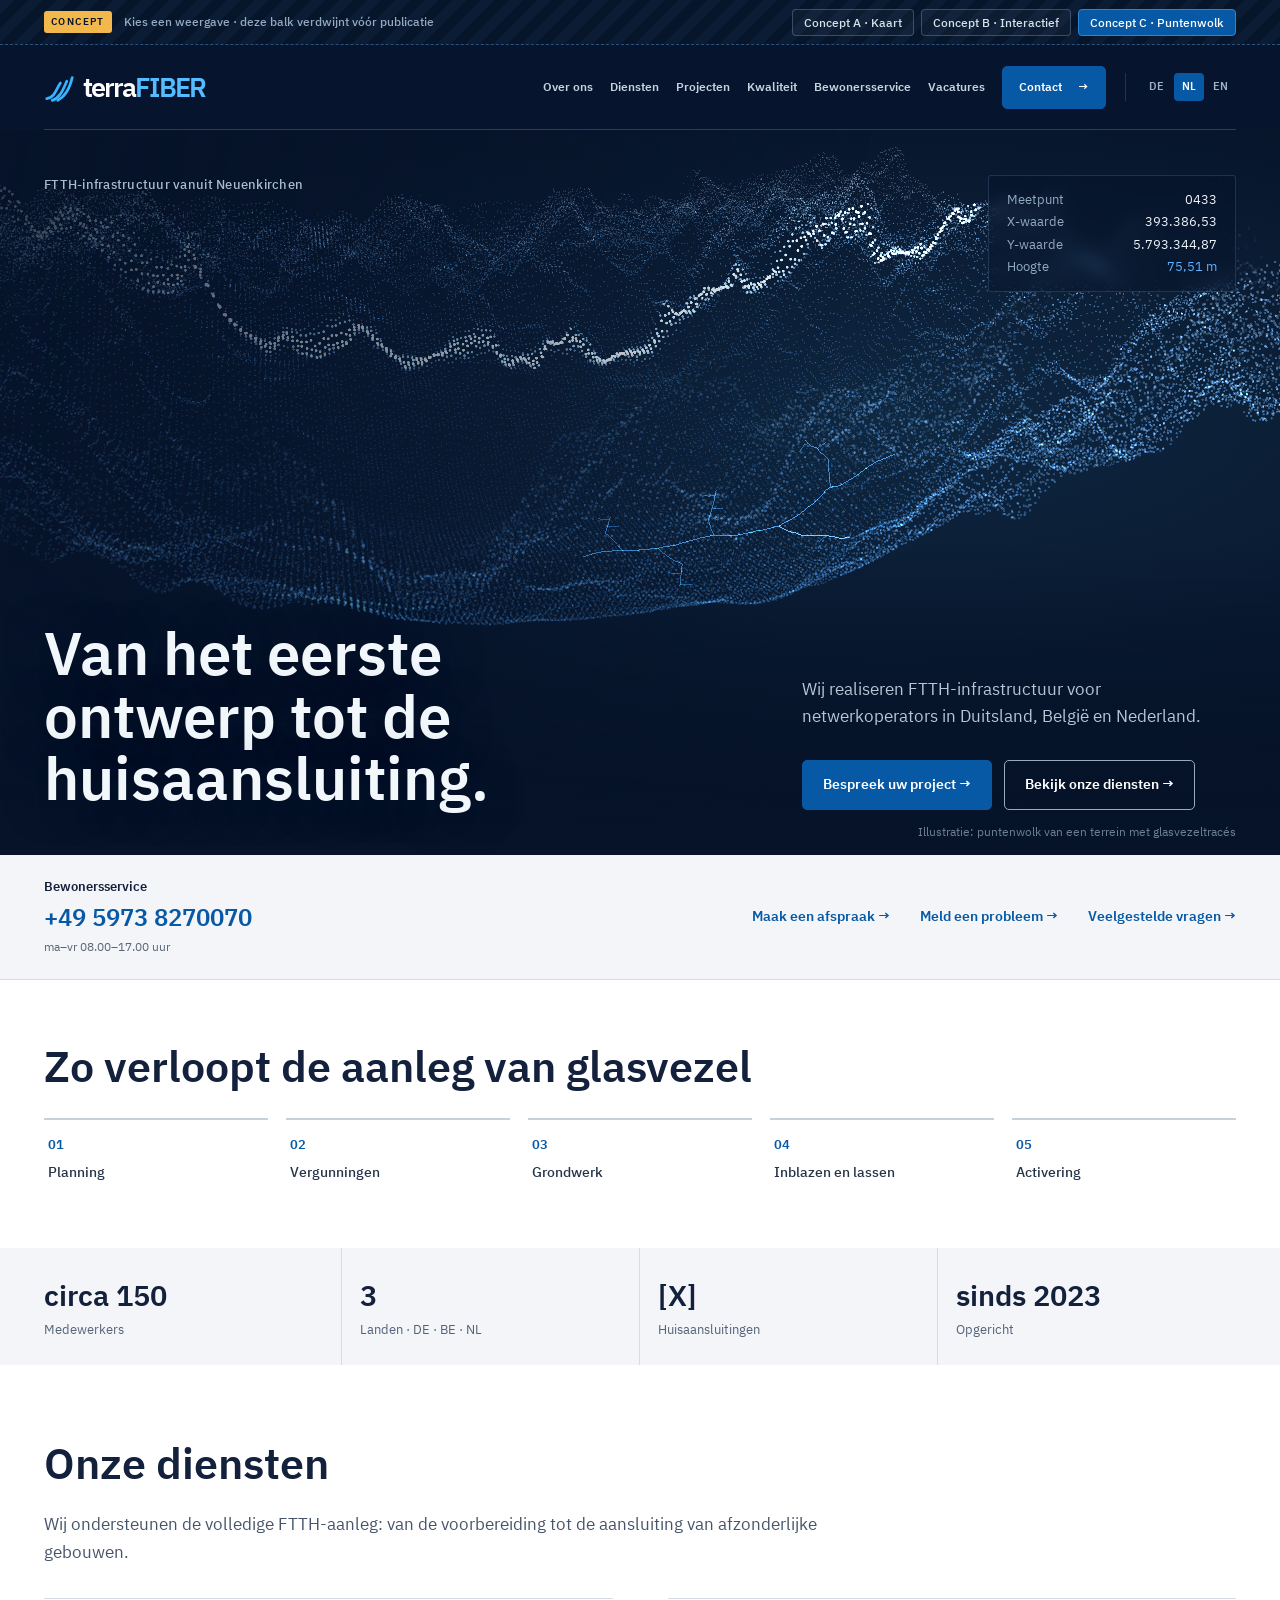
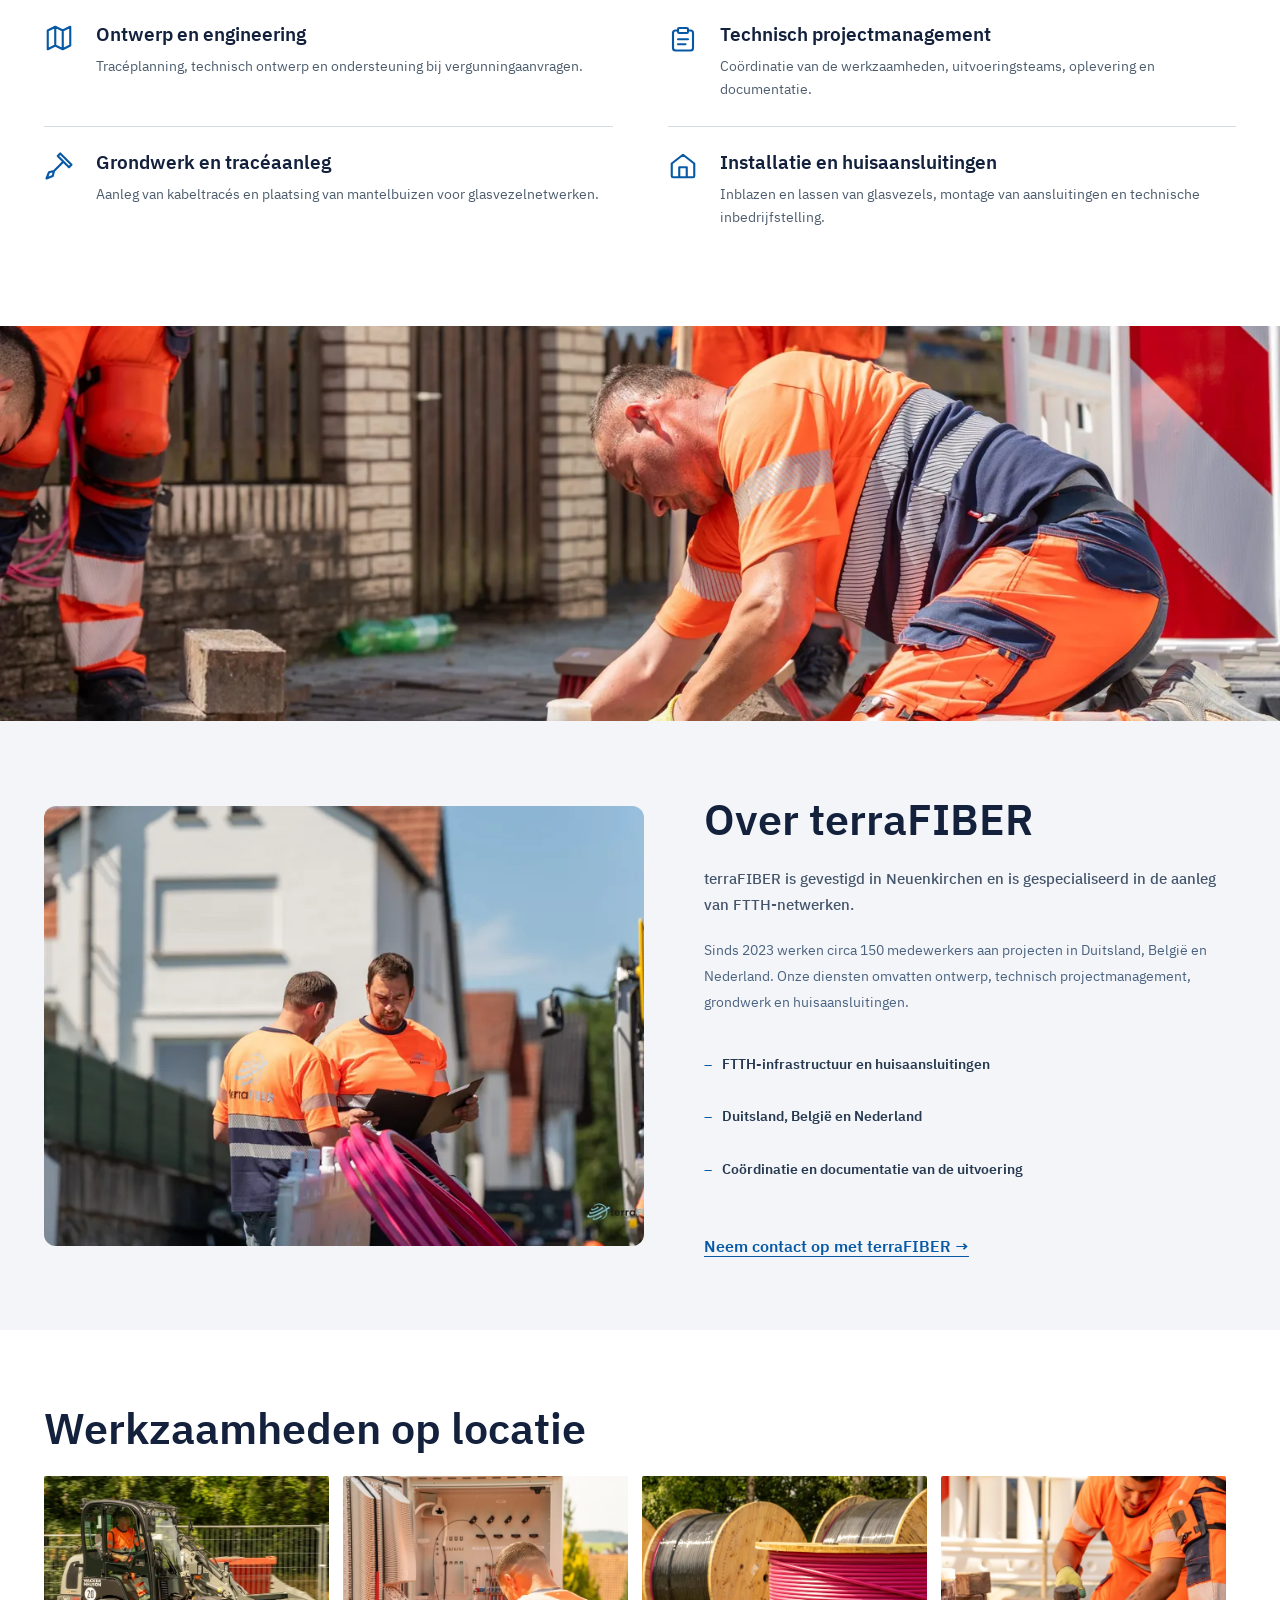
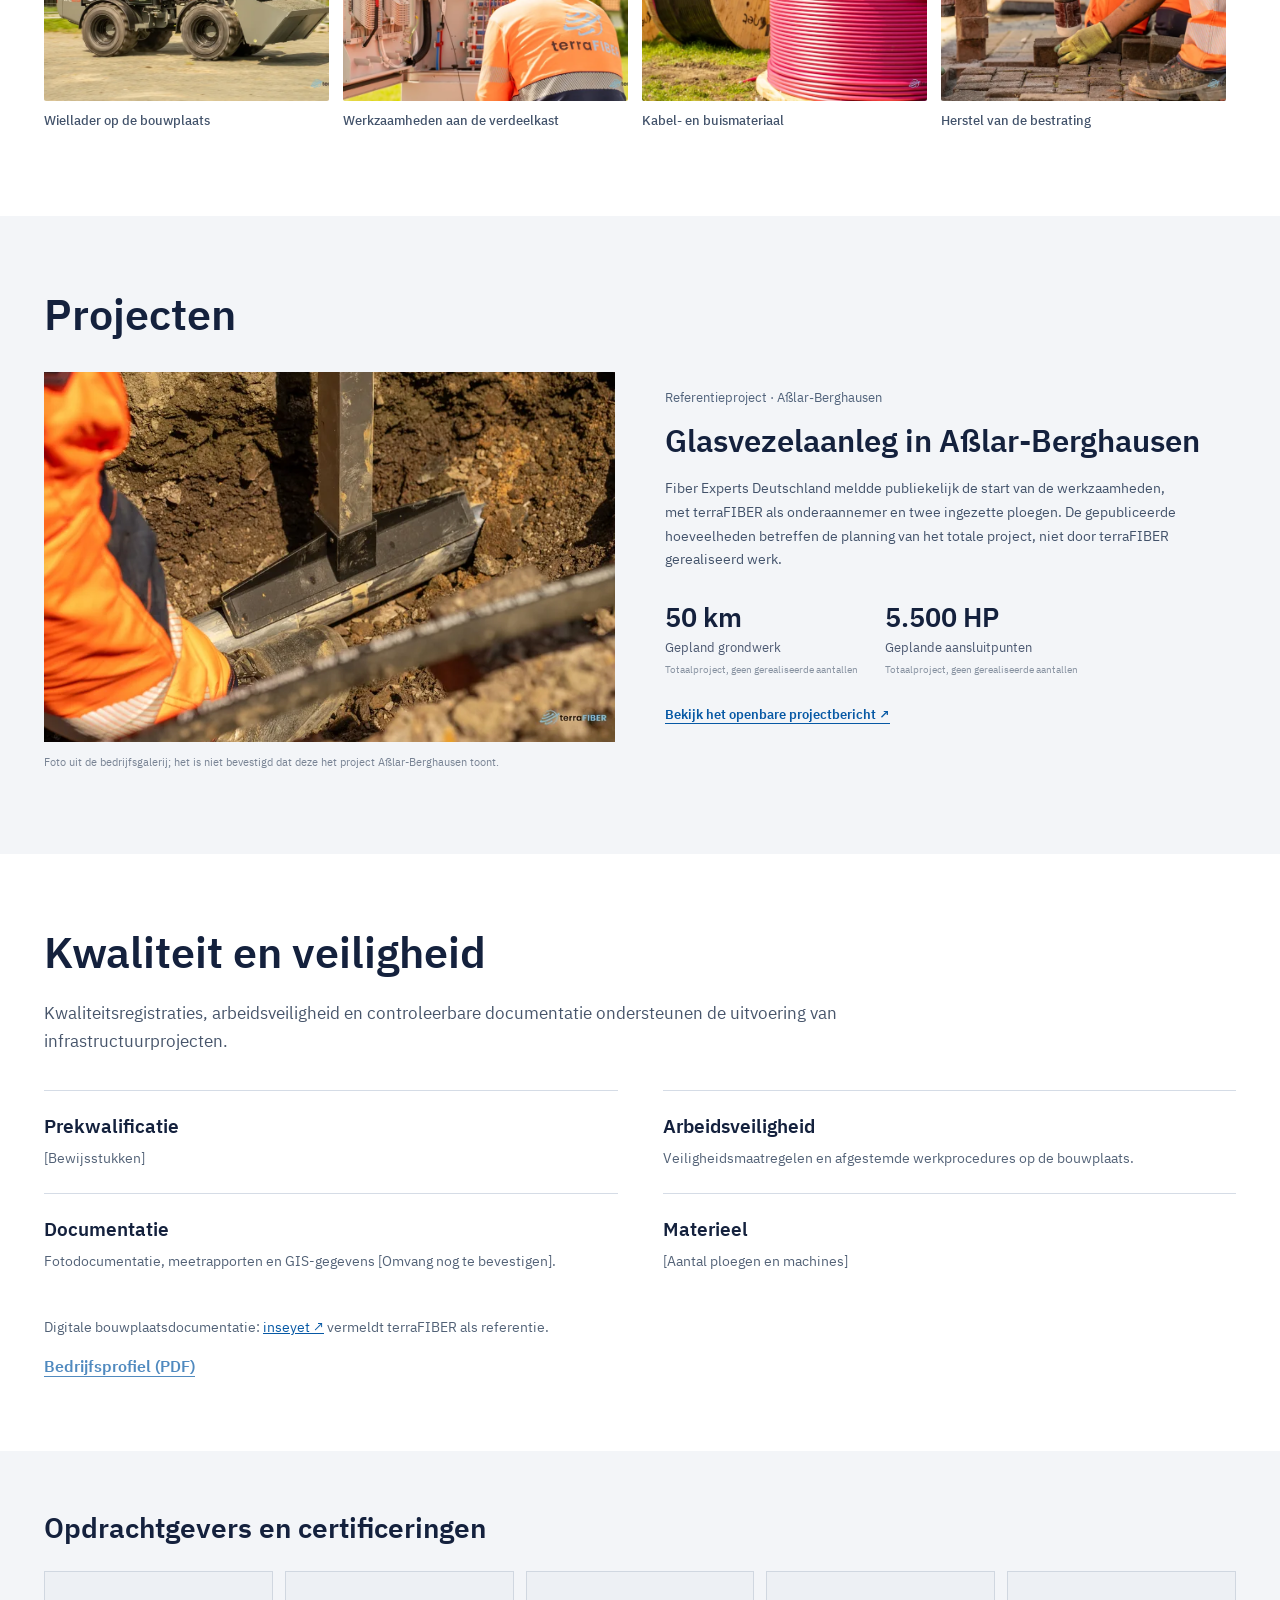
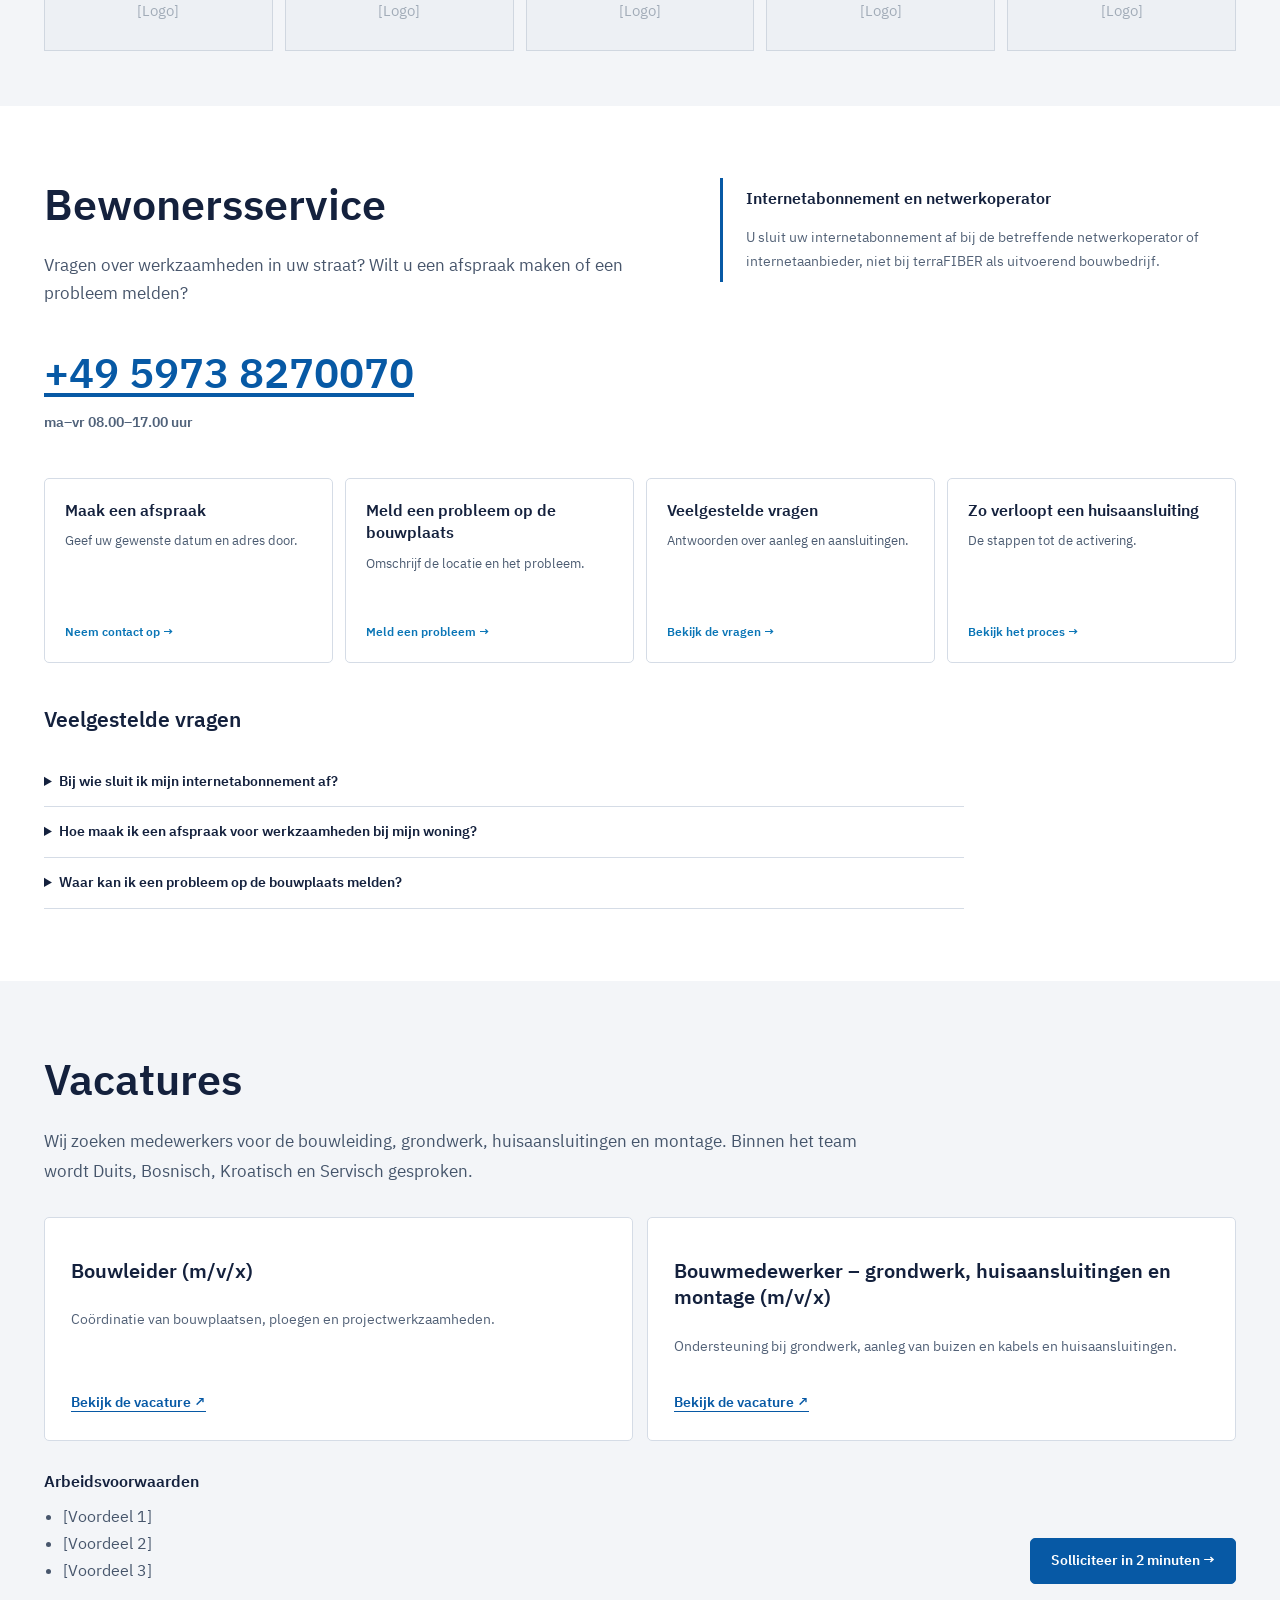
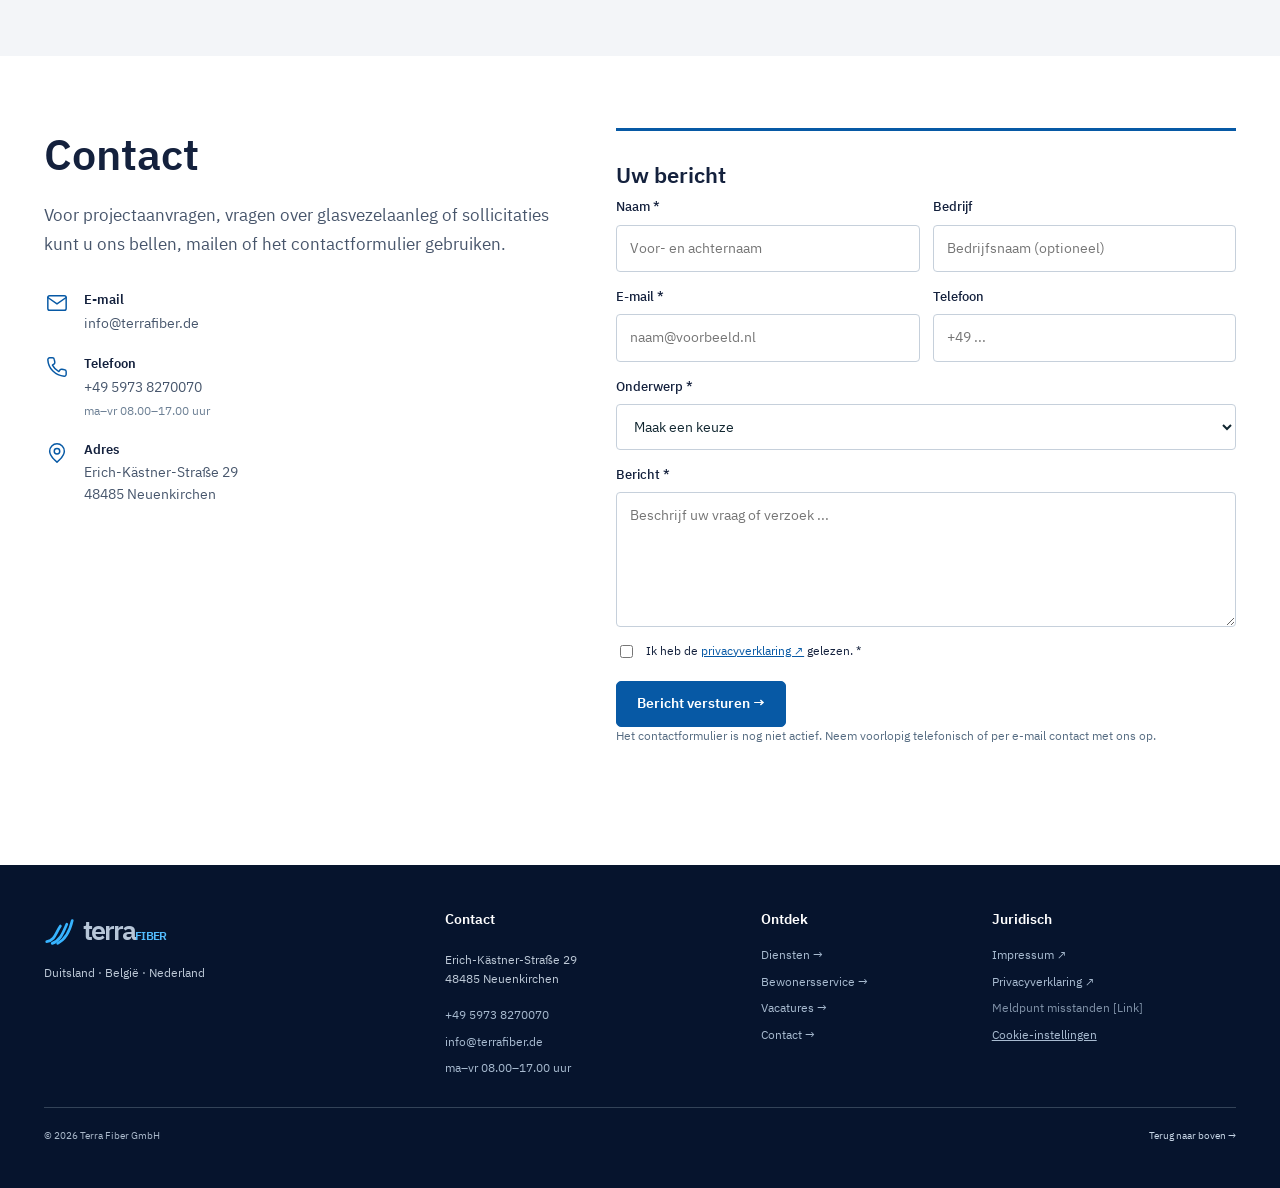
<file: concept-c/nl/index.html>
<!doctype html>
<html lang="nl">
<head>
<meta charset="utf-8">
<meta name="viewport" content="width=device-width, initial-scale=1">
<meta name="robots" content="noindex,nofollow,noarchive">
<meta name="terra-preview-build" content="v9b-immersive-2026-10-11">
<meta name="theme-color" content="#061329">
<link rel="icon" href="/favicon.ico?v=2" sizes="48x48">
<link rel="icon" href="/favicon.svg?v=2" type="image/svg+xml">
<link rel="apple-touch-icon" href="/apple-touch-icon.png?v=2">
<link rel="manifest" href="/site.webmanifest">
<meta name="description" content="terraFIBER bouwt FTTH-infrastructuur voor netwerkoperators in Duitsland, België en Nederland – ontwerp, civiele werken, montage en huisaansluiting.">
<meta property="og:type" content="website">
<meta property="og:site_name" content="terraFIBER">
<meta property="og:title" content="terraFIBER · Glasvezelnetwerken van ontwerp tot huisaansluiting">
<meta property="og:description" content="terraFIBER bouwt FTTH-infrastructuur voor netwerkoperators in Duitsland, België en Nederland – ontwerp, civiele werken, montage en huisaansluiting.">
<meta property="og:url" content="https://terrafiber.pages.dev/concept-c/nl/">
<meta property="og:locale" content="nl_NL">
<meta property="og:image" content="https://terrafiber.pages.dev/assets/share-card-nl.jpg?v=1">
<meta property="og:image:type" content="image/jpeg">
<meta property="og:image:width" content="1200">
<meta property="og:image:height" content="630">
<meta property="og:image:alt" content="terraFIBER – Van het eerste ontwerp tot de huisaansluiting.">
<meta name="twitter:card" content="summary_large_image">
<title>terraFIBER · Glasvezelnetwerken van ontwerp tot huisaansluiting</title>
<link rel="alternate" hreflang="de" href="https://terrafiber.pages.dev/concept-c/">
<link rel="alternate" hreflang="en" href="https://terrafiber.pages.dev/concept-c/en/">
<link rel="alternate" hreflang="nl" href="https://terrafiber.pages.dev/concept-c/nl/">
<style>
:root{--bg:#07152b;--bg2:#0d2546;--slate:#657481;--ink:#18283e;--accent:#13a5f3;--mint:#b7e9ff;--paper:#f5f8fc;--line:#dbe7f2;--max:1192px;--shadow:0 26px 65px rgba(13,38,38,.1)}
*{box-sizing:border-box}html{scroll-behavior:smooth}body{margin:0;color:var(--ink);background:#fff;font-family:Inter,-apple-system,BlinkMacSystemFont,"Segoe UI",Arial,sans-serif;line-height:1.55;-webkit-font-smoothing:antialiased}button,input,textarea,select{font:inherit}a{color:inherit;text-decoration:none}button{cursor:pointer}svg{display:block}::selection{background:var(--accent);color:#0b1a22}:focus-visible{outline:3px solid #0f83d8;outline-offset:3px}.wrap{width:min(calc(100% - 64px),var(--max));margin-inline:auto}.smallcaps{font-size:12px;text-transform:uppercase;letter-spacing:.19em;font-weight:800}.eyebrow{display:flex;align-items:center;gap:10px;color:#406680}.eyebrow::before{content:"";height:7px;width:7px;background:#5498bc;border-radius:50%}.section{padding:110px 0}.section-title{font-size:clamp(35px,5vw,62px);line-height:1.09;letter-spacing:-.058em;font-weight:750;margin:16px 0 21px}.muted{color:#667682}.light-muted{color:#a8bdc7}.section-intro{font-size:18px;max-width:620px;color:#697780;line-height:1.7}.pill{display:inline-flex;align-items:center;gap:10px;border-radius:100px;padding:8px 14px;font-weight:700;letter-spacing:.09em;font-size:11px}.btn{display:inline-flex;align-items:center;justify-content:center;gap:16px;min-height:53px;padding:0 24px;border-radius:8px;font-size:14px;font-weight:760;border:1px solid transparent;transition:transform .2s,background .2s,border-color .2s}.btn:hover{transform:translateY(-2px)}.btn-primary{background:var(--accent);color:#0e1920}.btn-primary:hover{background:#9ddbfa}.btn-outline{border-color:#4d6686;color:white;background:transparent}.btn-outline:hover{border-color:white}.btn-dark{background:#13253c;color:white}.btn-dark:hover{background:#1c3555}.btn svg{width:17px;height:17px}
.preview-bar{height:31px;background:#d4eeff;color:#123f66;display:flex;align-items:center;justify-content:center;font-size:10px;font-weight:800;letter-spacing:.17em;text-transform:uppercase}.top{background:var(--bg);color:#d3dbe6}.nav{height:85px;display:flex;align-items:center;justify-content:space-between;gap:25px;border-bottom:1px solid rgba(219,248,251,.1)}.logo{display:inline-flex;align-items:baseline;white-space:nowrap;color:white;font-size:27px;font-weight:820;letter-spacing:-.075em}.logo .logo-emphasis{color:var(--accent);font-weight:820;letter-spacing:-.064em}.logo-mark{width:19px;height:26px;border-left:4px solid var(--accent);border-radius:10px 0 0 10px;transform:rotate(26deg) translateY(5px);margin-right:4px}.logo small{display:block;font-size:7px;text-transform:uppercase;letter-spacing:.2em;color:#7f97b6;margin:3px 0 0 12px}.navlinks{display:flex;align-items:center;gap:30px}.navlinks a:not(.btn){font-size:12px;color:#c8d3e0;font-weight:640;transition:color .2s}.navlinks a:not(.btn):hover{color:var(--accent)}.nav .btn{min-height:43px;font-size:12px;padding:0 16px}.mobile-toggle{display:none;align-items:center;justify-content:center;height:44px;width:44px;background:none;border:1px solid rgba(255,255,255,.2);border-radius:7px;color:white}
.hero{background:var(--bg);color:white;position:relative;overflow:hidden}.hero::before{content:"";position:absolute;width:650px;height:650px;border-radius:50%;right:-280px;top:-150px;filter:blur(60px);background:radial-gradient(circle,rgba(104,170,129,.13),transparent 70%);pointer-events:none}.hero-inner{display:grid;grid-template-columns:1.03fr .97fr;min-height:645px;align-items:center;gap:38px;padding:43px 0 84px}.hero .pill{background:rgba(194,243,107,.09);color:var(--accent);border:1px solid rgba(194,243,107,.19)}h1{font-size:clamp(54px,6.2vw,91px);line-height:1.01;letter-spacing:-.069em;font-weight:760;margin:30px 0 28px}h1 em{font-style:normal;color:var(--accent)}.hero-desc{font-size:17px;line-height:1.85;color:#acbbcf;max-width:500px}.hero-actions{display:flex;gap:12px;flex-wrap:wrap;margin-top:33px}.hero-foot{display:flex;gap:22px;align-items:center;margin-top:56px;color:#7f97b6;font-size:11px;font-weight:700;letter-spacing:.08em;text-transform:uppercase}.hero-foot span{display:flex;align-items:center;gap:9px}.hero-foot i{display:block;width:5px;height:5px;border:1px solid #6788a8;border-radius:50%}.hero-art{position:relative;min-height:500px;display:flex;align-items:center;justify-content:center}.art-canvas{position:relative;width:100%;height:510px;border:1px solid rgba(183,234,192,.13);border-radius:14px;background:radial-gradient(circle at 80% 25%,rgba(188,239,110,.09),transparent 35%),linear-gradient(155deg,#17273c,#0c222d 62%,#102136);overflow:hidden;box-shadow:0 25px 90px rgba(0,0,0,.22)}.art-grid{position:absolute;inset:0;background-image:linear-gradient(rgba(183,233,224,.06) 1px,transparent 1px),linear-gradient(90deg,rgba(183,233,224,.06) 1px,transparent 1px);background-size:34px 34px;mask-image:linear-gradient(to bottom,black,transparent 98%)}.diagram{position:absolute;inset:0;width:100%;height:100%}.art-badge{position:absolute;z-index:2;top:24px;left:24px;background:rgba(9,29,36,.78);border:1px solid rgba(169,220,192,.22);padding:14px 17px;border-radius:9px;backdrop-filter:blur(9px);color:#d8dfe8}.art-badge strong{display:block;font-size:16px;letter-spacing:.03em}.art-badge span{display:block;color:#889fba;font-size:10px;text-transform:uppercase;letter-spacing:.14em;margin-top:3px}.art-side{position:absolute;right:19px;bottom:20px;width:195px;background:#bde9ff;color:#053956;padding:17px;border-radius:10px;box-shadow:0 25px 50px #04111870}.art-side span{font-weight:750;text-transform:uppercase;letter-spacing:.12em;font-size:10px}.art-side strong{font-size:22px;line-height:1.1;letter-spacing:-.04em;display:block;margin-top:10px}.hero-caption{position:absolute;bottom:19px;left:21px;color:#a8b9cd;font-size:10px;letter-spacing:.17em;text-transform:uppercase;z-index:2}.metrics{background:#eaf3fa}.metrics-inner{display:grid;grid-template-columns:repeat(3,1fr);gap:0}.metric{padding:30px 40px;border-right:1px solid #cfdce9}.metric:first-child{padding-left:0}.metric:last-child{border:none}.metric b{display:block;font-size:25px;letter-spacing:-.04em;color:#101f31}.metric p{margin:2px 0 0;color:#6a7b75;font-size:12px;font-weight:650}
.services-header{display:flex;justify-content:space-between;align-items:end;gap:30px}.services-grid{display:grid;grid-template-columns:repeat(4,1fr);gap:14px;margin-top:48px}.service{border:1px solid #dfe9f3;background:#f7faff;border-radius:12px;min-height:305px;padding:28px 25px;display:flex;flex-direction:column;position:relative;overflow:hidden;transition:transform .25s,box-shadow .25s}.service:hover{transform:translateY(-5px);box-shadow:var(--shadow)}.service .number{color:#8a9b91;font-size:11px;font-weight:750}.service-icon{height:64px;display:flex;align-items:center;color:#4b6983}.service-icon svg{width:42px;height:42px}.service h3{font-size:20px;line-height:1.23;letter-spacing:-.03em;margin:10px 0}.service p{font-size:13px;line-height:1.65;color:#64737a;margin:0}.service .arrow{display:block;margin-top:auto;padding-top:25px;color:#51758d;font-size:22px}
.about{background:var(--paper)}.about-inner{display:grid;grid-template-columns:1fr 1fr;align-items:center;gap:90px}.about-visual{min-height:430px;background:#0e305a;border-radius:12px;position:relative;overflow:hidden;box-shadow:var(--shadow)}.about-visual::before{position:absolute;inset:0;content:"";background:repeating-linear-gradient(135deg,rgba(191,238,146,.04) 0,rgba(191,238,146,.04) 2px,transparent 2px,transparent 32px)}.about-visual svg{position:absolute;inset:0;width:100%;height:100%}.about-visual .label-float{position:absolute;left:25px;right:25px;bottom:25px;color:white;background:rgba(9,22,29,.78);border:1px solid #3d5269;border-radius:9px;padding:18px 21px;backdrop-filter:blur(7px)}.label-float strong{display:block;font-size:18px}.label-float span{display:block;font-size:11px;color:#b0c0d1;margin-top:6px}.checks{display:grid;gap:15px;margin:30px 0}.checks li{list-style:none;padding-left:30px;position:relative;font-size:14px;font-weight:600}.checks li::before{content:"✓";position:absolute;left:0;top:0;color:#385f7d;font-weight:900}.about .smallcaps{color:#466a8b}.about .btn{margin-top:9px}
.project{background:#fff}.project-flex{display:grid;grid-template-columns:.95fr 1.05fr;gap:38px;align-items:stretch;margin-top:44px;background:#0c2a51;border-radius:13px;overflow:hidden;color:white}.project-visual{min-height:360px;position:relative;background:radial-gradient(circle at 63% 35%,#273b55,#122236 65%);overflow:hidden}.project-visual svg{width:100%;height:100%;position:absolute;inset:0}.project-badge{position:absolute;left:28px;top:28px;color:#85d5ff;border:1px solid #7296ae;padding:7px 12px;background:#15273e;border-radius:100px;font-weight:750;font-size:10px;letter-spacing:.1em;text-transform:uppercase}.project-body{padding:56px 46px 47px 10px}.project-body .smallcaps{color:var(--accent)}.project-body h3{font-size:34px;line-height:1.12;letter-spacing:-.045em;margin:12px 0 14px}.project-body p{font-size:14px;line-height:1.8;color:#aebed1;max-width:520px}.project-figures{display:flex;gap:32px;flex-wrap:wrap;margin:30px 0 27px}.project-figures strong{display:block;font-size:25px;color:white}.project-figures span{display:block;color:#8ba2bd;font-size:11px}.project-figures em{color:#9aceeb;font-size:10px;font-style:normal;display:block;margin-top:2px}.source-link{color:var(--accent);font-size:12px;font-weight:750;text-decoration:underline;text-underline-offset:4px}.source-link:hover{color:#fff}.disclaimer{font-size:11px;color:#748482;margin-top:15px}
.quality{background:var(--paper)}.quality-flex{display:grid;grid-template-columns:1fr 1fr;gap:80px}.quality-list{display:grid;gap:15px;margin-top:25px}.quality-item{display:flex;gap:16px;align-items:flex-start;background:#fff;border-radius:10px;border:1px solid #e0e7ed;padding:20px}.quality-item .qi{background:#e9f3fc;color:#375570;border-radius:9px;display:grid;place-items:center;min-width:43px;height:43px;font-weight:800}.quality-item strong{font-size:15px}.quality-item p{margin:4px 0 0;font-size:12px;color:#6b797d}.quality-quote{position:relative;background:#dbeeff;border-radius:14px;min-height:410px;padding:48px;display:flex;flex-direction:column;justify-content:space-between}.quality-quote .decor{font-size:85px;line-height:1;color:#6d9bb7;font-family:Georgia,serif}.quality-quote blockquote{padding:0;margin:0;font-size:30px;line-height:1.34;letter-spacing:-.035em;font-weight:650;color:#1a2b3a}.quality-quote p{color:#46627b;font-size:13px;margin:12px 0 0}
.career{background:#0b2343;color:white}.career-content{display:flex;align-items:center;justify-content:space-between;gap:50px}.career .smallcaps{color:var(--accent)}.career .section-title{max-width:650px}.career p{max-width:590px;color:#a2b4ca;line-height:1.8}.career-actions{flex:0 0 auto}.career .note{color:#839bb8;font-size:11px}
.contact{background:#fff}.contact-flex{display:grid;grid-template-columns:1fr .92fr;gap:85px}.contact-info{display:grid;gap:19px;margin-top:35px}.contact-info a{transition:color .2s}.contact-info a:hover{color:#486d8b}.contact-line{display:flex;gap:15px;align-items:flex-start}.contact-line .small-icon{width:40px;height:40px;border-radius:9px;background:#edf6fe;display:grid;place-items:center;flex:none;color:#46657f}.contact-line .small-icon svg{width:19px;height:19px}.contact-line strong{display:block;font-size:13px}.contact-line span{display:block;font-size:14px;color:#687780;margin-top:2px}.contact-form{background:#f5f9fe;border:1px solid #dde6ec;padding:32px;border-radius:13px}.contact-form h3{font-size:23px;margin:0 0 5px;letter-spacing:-.04em}.contact-form p{font-size:12px;color:#71817f;margin:0 0 21px}.form-grid{display:grid;grid-template-columns:1fr 1fr;gap:13px}.form-field{display:grid;gap:7px;margin-bottom:15px}.form-field label{font-size:11px;font-weight:800}.form-field input,.form-field textarea{width:100%;border:1px solid #cedae3;border-radius:7px;background:#fff;color:#112630;padding:12px 13px;outline:none;font-size:13px;resize:vertical}.form-field input:focus,.form-field textarea:focus{border-color:#567c99;box-shadow:0 0 0 3px #9ad2f240}.form-note{font-size:10px;color:#6b7c73;margin-top:13px;line-height:1.6}
footer{background:#07152b;color:#bac8d8;padding:44px 0}.footer-top{display:flex;justify-content:space-between;gap:30px;align-items:center}.footer-top .logo{font-size:24px}.footer-nav{display:flex;gap:22px;align-items:center;flex-wrap:wrap}.footer-nav a{font-size:11px;color:#93a8c1}.footer-nav a:hover{color:var(--accent)}.footer-bottom{margin-top:29px;padding-top:20px;border-top:1px solid #ffffff1a;display:flex;justify-content:space-between;gap:20px;font-size:10px;color:#6a87aa}.to-top{display:inline-flex;gap:5px;align-items:center;color:#c7d6e6}
@media(max-width:1000px){.navlinks{gap:18px}.navlinks a:not(.btn){font-size:11px}.hero-inner{gap:15px}.services-grid{grid-template-columns:repeat(2,1fr)}.service{min-height:250px}.about-inner{gap:40px}.quality-flex{gap:35px}.contact-flex{gap:40px}}
@media(max-width:760px){.wrap{width:min(calc(100% - 34px),var(--max))}.preview-bar{font-size:8px}.nav{height:68px}.logo{font-size:23px}.mobile-toggle{display:flex}.navlinks{display:none;position:absolute;left:0;right:0;top:99px;background:#0a1b36;z-index:10;flex-direction:column;align-items:stretch;padding:25px 21px 29px;border-bottom:1px solid #36485d;gap:17px;box-shadow:0 20px 35px #07111fe0}.navlinks.open{display:flex}.navlinks a:not(.btn){font-size:15px}.hero-inner{grid-template-columns:1fr;min-height:0;padding:52px 0 60px}.hero-art{min-height:390px;margin-top:27px}.art-canvas{height:410px}.hero-foot{margin-top:31px}.hero h1{font-size:clamp(52px,12vw,76px)}.hero-desc{font-size:16px}.metrics-inner{grid-template-columns:1fr 1fr}.metric{padding:18px 5px 18px 20px}.metric:first-child{padding-left:0}.metric:last-child{border-right:none;grid-column:1 / -1;border-top:1px solid #cfdce9;padding-left:0}.metric b{font-size:21px}.section{padding:73px 0}.section-title{font-size:clamp(34px,9vw,48px)}.services-header{display:block}.services-grid{gap:12px;margin-top:30px}.service{padding:22px 19px}.about-inner,.project-flex,.quality-flex,.contact-flex{grid-template-columns:1fr}.about-visual{min-height:340px;order:2}.project-body{padding:0 26px 34px}.project-visual{min-height:265px}.project-body h3{font-size:28px}.quality-quote{min-height:320px;padding:32px}.quality-quote blockquote{font-size:26px}.career-content{display:block}.career-actions{margin-top:25px}.contact-flex{gap:40px}.footer-top{align-items:flex-start;flex-direction:column}.footer-bottom{flex-direction:column}}
@media(max-width:455px){.services-grid{grid-template-columns:1fr}.service{min-height:218px}.form-grid{grid-template-columns:1fr;gap:0}.contact-form{padding:23px}.hero .btn{width:100%}.art-side{width:155px}.art-side strong{font-size:19px}.metrics-inner{grid-template-columns:1fr}.metric,.metric:first-child,.metric:last-child{border-right:0;border-top:1px solid #cfdce9;grid-column:1;padding-left:0}.metric:first-child{border-top:0}.quality-quote blockquote{font-size:24px}}
@media(prefers-reduced-motion:reduce){html{scroll-behavior:auto}*,*::before,*::after{animation-duration:.01ms!important;transition-duration:.01ms!important}}

/* V2 Brand continuity: colors inspired by the existing terraFIBER homepage and blue optical-fiber hero image. */
:root{--bg:#07152b;--bg2:#0b2444;--ink:#15253d;--accent:#18a5f3;--paper:#f4f8fc;--line:#dce6f2;--shadow:0 25px 65px rgba(7,34,78,.10)}
body{color:var(--ink)}
.preview-bar{background:#d7edff;color:#11527e;letter-spacing:.16em}
.top,.hero{background:#06142d}
.hero::before{background:radial-gradient(circle,rgba(17,112,232,.22),transparent 70%)}
.hero .pill{color:#96d8ff;background:rgba(20,166,246,.10);border-color:rgba(90,184,255,.24)}
.hero h1 em{color:#56bfff}
.logo{letter-spacing:-.073em}.logo .logo-emphasis{color:#53bdff}.fiber-symbol{color:#37b4ff;margin-right:8px;transform:translateY(7px);flex-shrink:0}
.navlinks a:not(.btn):hover{color:#7ed2ff}
.btn-primary{background:#109eea;color:#ffffff}.btn-primary:hover{background:#37b9ff}
.btn-dark{background:#0b3766;color:white}.btn-dark:hover{background:#13518c}
.hero-foot i{border-color:#2a94df}
.art-canvas{background:radial-gradient(circle at 83% 23%,rgba(0,155,255,.20),transparent 40%),linear-gradient(155deg,#0e2b5e,#051832 62%,#0c2856);border-color:rgba(91,172,251,.25)}
.art-grid{background-image:linear-gradient(rgba(69,166,243,.08) 1px,transparent 1px),linear-gradient(90deg,rgba(69,166,243,.08) 1px,transparent 1px)}
.art-badge{background:rgba(7,28,63,.81);border-color:rgba(80,175,251,.3)}
.art-badge strong{font-size:14px;color:#d3eaff}.art-badge span{color:#8bb9dd}
.art-side{background:#c5eaff;color:#083153}.art-side strong{color:#083153}
.metrics{background:#eaf4fc}.metric{border-right-color:#d1dfed}.metric b{color:#14375d}
.eyebrow{color:#1977ad}.eyebrow::before{background:#149ceb}
.service{background:#f7faff;border-color:#e1eaf4}.service-icon,.service .arrow{color:#207cbd}
.about{background:#f4f8fc}.about-visual{background:#0b2a58}.label-float{border-color:#2c629c}
.checks li::before{color:#198bc9}.about .smallcaps{color:#1b79bd}
.project-flex{background:#0b2447}.project-visual{background:radial-gradient(circle at 60% 37%,#154a7d,#06192f 68%)}
.project-badge{color:#a8deff;background:#103762;border-color:#2d83bc}
.project-body .smallcaps,.source-link{color:#8cceff}
.quality-quote{background:#e0f0fd}.quality-quote .decor{color:#86c8ee}
.contact{background:#ffffff}.contact-form{background:#f4f8fc;border-color:#dce6f2}
.section-intro{color:#66788b}
::selection{background:#91d6ff;color:#07172c}
:focus-visible{outline-color:#1a96df}
/* Original logo asset to be substituted after approval; text rendition is a temporary concept. */

.photo-frame,.project-photo-card,.gallery-card{position:relative;overflow:hidden}
.photo-frame{min-height:460px;border-radius:34px;background-size:cover;background-position:center;box-shadow:0 28px 70px rgba(8,25,42,.16)}
.photo-frame::after,.project-photo-card::after,.gallery-card::after{content:"";position:absolute;inset:0;background:linear-gradient(180deg,rgba(5,18,35,.06),rgba(5,18,35,.45));pointer-events:none}
.about-visual.photo-based{position:relative}
.about-visual.photo-based .label-float{position:absolute;left:24px;bottom:24px;z-index:2}
.project-photo-card{height:100%;min-height:400px;border-radius:28px;border:1px solid #d4e5f5;background:#dbeaf7;box-shadow:0 26px 65px rgba(13,38,38,.1)}
.project-photo-card img{position:absolute;inset:0;width:100%;height:100%;object-fit:cover;display:block}
.project-photo-card .project-badge{position:absolute;left:18px;top:18px;z-index:2}
.gallery-preview{background:linear-gradient(180deg,#f7fbff 0%,#eef5fb 100%)}
.gallery-grid{display:grid;grid-template-columns:repeat(12,1fr);gap:20px;margin-top:34px}
.gallery-card{margin:0;min-height:210px;border-radius:24px;border:1px solid #d4e5f5;background:#d7e7f6;box-shadow:0 18px 50px rgba(13,38,38,.08)}
.gallery-card img{position:absolute;inset:0;width:100%;height:100%;object-fit:cover;display:block}
.gallery-card.large{grid-column:span 5;min-height:280px}
.gallery-card.medium{grid-column:span 4}
.gallery-card.small{grid-column:span 3}
.gallery-card .gallery-caption{position:absolute;left:16px;bottom:16px;right:16px;z-index:2;color:#fff;font-size:13px;font-weight:700;letter-spacing:.03em;text-shadow:0 1px 10px rgba(0,0,0,.35)}
.diagram .fiber-halo{animation:fiberHalo 3.8s ease-in-out infinite;transform-origin:center}
.diagram .fiber-core{animation:fiberCorePulse 3.8s ease-in-out infinite}
.diagram .fiber-highlights{stroke-dasharray:3 45;animation:fiberFlow 9s linear infinite;opacity:.8}
.diagram .signal-link{animation:linkPulse 4.4s ease-in-out infinite}
.diagram .pulse-node{transform-origin:center;animation:nodePulse 3.2s ease-in-out infinite}
.diagram .signal-dot{transform-origin:center;animation:dotBlink 2.8s ease-in-out infinite}
@keyframes fiberHalo{0%,100%{opacity:.16}50%{opacity:.34}}
@keyframes fiberCorePulse{0%,100%{filter:drop-shadow(0 0 0 rgba(84,201,255,.0))}50%{filter:drop-shadow(0 0 8px rgba(84,201,255,.55)) drop-shadow(0 0 18px rgba(84,201,255,.32))}}
@keyframes fiberFlow{from{stroke-dashoffset:0}to{stroke-dashoffset:-104}}
@keyframes nodePulse{0%,100%{transform:scale(1);filter:drop-shadow(0 0 0 rgba(99,199,255,0))}50%{transform:scale(1.11);filter:drop-shadow(0 0 10px rgba(99,199,255,.65))}}
@keyframes dotBlink{0%,100%{transform:scale(1);opacity:.95}50%{transform:scale(1.22);opacity:1;filter:drop-shadow(0 0 7px rgba(84,201,255,.75))}}
@keyframes linkPulse{0%,100%{opacity:.72}50%{opacity:1}}
@media (max-width: 980px){.gallery-card.large,.gallery-card.medium,.gallery-card.small{grid-column:span 6}.photo-frame{min-height:360px}.project-photo-card{min-height:340px}}
@media (max-width: 640px){.gallery-grid{grid-template-columns:1fr}.gallery-card.large,.gallery-card.medium,.gallery-card.small{grid-column:span 1;min-height:220px}.photo-frame{min-height:300px}}

@media(prefers-reduced-motion:reduce){.diagram .fiber-halo,.diagram .fiber-core,.diagram .fiber-highlights,.diagram .signal-link,.diagram .pulse-node,.diagram .signal-dot{animation:none!important}}

/* V7: technical FTTH network with multiple small, gently glowing signal dots. */
.preview-bar{height:24px;background:#17365a;color:#aecce4;font-size:9px;letter-spacing:.14em}
.art-side{width:157px;padding:13px 14px;right:18px;bottom:18px;border-radius:9px}
.art-side span{font-size:9px;letter-spacing:.10em}
.art-side strong{font-size:18px;margin-top:8px;line-height:1.12}
.art-grid{opacity:.6}
.diagram .fiber-halo{animation:none!important;opacity:.11}
.diagram .fiber-core{animation:none!important;filter:none!important}
.diagram .fiber-highlights{animation:none!important;stroke-dasharray:none;opacity:.14}
.diagram .pulse-node,.diagram .signal-dot{animation:none!important;transform:none!important;filter:none!important;opacity:1}
.diagram .network-links{animation:none!important}
.diagram #fiber-particles-main,.diagram #fiber-particles-branches,.diagram .network-active-halos,.diagram .house-active-halos{pointer-events:none}
@media(prefers-reduced-motion:reduce){
  .diagram #fiber-particles-main,.diagram #fiber-particles-branches{display:none!important}
}

/* v8 — spacing, accessible resident service, editorial grids, responsive layout. */
.section{padding:78px 0}
.section-title{margin:12px 0 16px}
.section-intro{font-size:16px;line-height:1.72}
.preview-bar{height:auto;min-height:24px;padding:5px 16px;font-size:9px;line-height:1.45;text-align:center}
.citizen-topline{background:#edf5fc;color:#174668;border-bottom:1px solid #cbdce9}
.citizen-topline-inner{min-height:43px;display:flex;align-items:center;gap:20px;justify-content:space-between;padding:6px 0;font-size:12px;font-weight:680}
.citizen-topline-title{color:#0c4b80}
.citizen-topline a:hover{text-decoration:underline}
.citizen-topline-phone{font-weight:850;white-space:nowrap}
.citizen-topline-hours{white-space:nowrap;color:#4f708e}
.language-switch{display:inline-flex;align-items:center;gap:4px;white-space:nowrap}
.language-switch span{padding:3px 5px;font-weight:800;font-size:11px}
.language-switch .language-active{color:#fff;background:#115c99;border-radius:4px}
.language-switch [aria-disabled]{opacity:.48;cursor:not-allowed}
.navlinks{gap:17px}
.navlinks a:not(.btn){font-size:11px}
.hero-inner{min-height:580px;padding:38px 0 65px}
.hero .hero-actions{margin-top:33px}
.rollout{background:#fff;padding:53px 0 58px}
.rollout .section-title{font-size:clamp(27px,3.6vw,40px)}
.rollout-steps{display:grid;grid-template-columns:repeat(5,minmax(0,1fr));gap:12px;list-style:none;margin:28px 0 0;padding:0}
.rollout-steps li{border:1px solid #dce6f1;background:#f6faff;border-radius:13px;padding:17px 16px;display:flex;flex-direction:column;gap:11px;min-height:108px}
.rollout-steps b{font-size:12px;color:#2186c6}
.rollout-steps span{font-size:14px;font-weight:760;line-height:1.25;color:#183e60;overflow-wrap:anywhere}
.metrics-inner{grid-template-columns:repeat(4,minmax(0,1fr))}
.metric{padding:23px 26px}.metric b{font-size:27px}
.about-copy>p:not(.section-intro){font-size:14px;line-height:1.85;color:#4a6280;margin-top:20px}
.photo-frame{position:relative}
.photo-frame img{display:block;width:100%;height:100%;min-height:460px;object-fit:cover}
.photo-frame::after{z-index:1}
.about-visual .label-float{z-index:2}
.gallery-grid{display:grid;grid-template-columns:repeat(6,minmax(0,1fr));gap:16px}
.gallery-grid .gallery-card,.gallery-grid .gallery-card.large,.gallery-grid .gallery-card.medium,.gallery-grid .gallery-card.small{grid-column:span 2;min-height:225px}
.gallery-grid .gallery-card:first-child{grid-column:span 4;min-height:290px}
.gallery-grid .gallery-card:nth-child(2){grid-column:span 2;min-height:290px}
.gallery-card img{height:100%;width:100%;object-fit:cover}
.quality-cards{display:grid;grid-template-columns:repeat(4,minmax(0,1fr));gap:16px;margin-top:32px}
.quality-cards article{padding:23px;border:1px solid #deebf6;border-radius:16px;background:#f7faff;min-height:216px}
.quality-card-icon{color:#2785bd;font-size:12px;font-weight:850}
.quality-cards h3{font-size:19px;margin:20px 0 10px;line-height:1.3}
.quality-cards p{font-size:13px;color:#526b80;line-height:1.7;margin:0;overflow-wrap:anywhere}
.quality-support{margin-top:24px;display:flex;align-items:center;justify-content:space-between;gap:25px}
.quality-support p{font-size:14px;max-width:620px;color:#425c75}
.quality-support a:not(.btn){color:#136aa3;text-decoration:underline}
.btn-unavailable{opacity:.66;cursor:not-allowed;text-align:center;pointer-events:none;white-space:normal}
.citizen-service{background:#eaf5fd}
.citizen-lead{display:grid;grid-template-columns:1.3fr .7fr;gap:45px;align-items:center}
.citizen-lead .section-title{max-width:670px}
.citizen-bigphone{display:inline-block;font-weight:850;letter-spacing:-.04em;font-size:clamp(29px,4vw,47px);margin-top:16px;color:#10598c;text-decoration:underline;text-underline-offset:5px}
.citizen-hours{font-size:14px;font-weight:720;margin-top:7px;color:#4e7390}
.operator-note{background:#fff;border:1px solid #cddff0;border-left:4px solid #269cdf;border-radius:12px;padding:25px}
.operator-note strong{font-size:16px}.operator-note p{font-size:14px;color:#4a657b;line-height:1.75;margin-bottom:0}
.citizen-cards{display:grid;grid-template-columns:repeat(4,minmax(0,1fr));gap:15px;margin-top:27px}
.citizen-cards a{display:flex;flex-direction:column;min-height:228px;background:#fff;border:1px solid #d4e5f3;border-radius:14px;padding:22px;transition:border-color .2s,transform .2s}
.citizen-cards a:hover{border-color:#57aee2;transform:translateY(-3px)}
.citizen-cards a>span{color:#418cbd;font-weight:820;font-size:12px}
.citizen-cards h3{font-size:17px;line-height:1.32;margin:19px 0 8px}
.citizen-cards p{font-size:13px;color:#63778d;line-height:1.55;margin:0 0 12px}
.citizen-cards a>b{font-size:12px;color:#0a75b6;margin-top:auto}
.citizen-faq{margin-top:28px;max-width:860px}
.citizen-faq h3{font-size:21px}
.citizen-faq details{border-bottom:1px solid #c5d9ea;padding:14px 0;font-size:14px}
.citizen-faq summary{font-weight:740;cursor:pointer}
.citizen-faq details p{color:#4f6882;max-width:710px}
.job-cards{display:grid;grid-template-columns:repeat(2,minmax(0,1fr));gap:17px;margin-top:30px}
.job-cards article{border-radius:14px;border:1px solid #51749c;background:rgba(255,255,255,.07);padding:24px;display:flex;flex-direction:column}
.job-cards article>span{font-size:11px;color:#a6dfff;text-transform:uppercase;letter-spacing:.13em;font-weight:760}
.job-cards h3{font-size:21px;margin:14px 0 10px;line-height:1.3}
.job-cards p{font-size:13px;line-height:1.65}
.job-cards a{display:inline-block;margin-top:auto;padding-top:18px;color:#b1e2ff;font-size:13px;font-weight:760}
.career-bottom{display:flex;align-items:end;justify-content:space-between;gap:25px;margin-top:28px}
.career-bottom strong{font-size:16px}.career-bottom ul{padding-left:19px;margin:9px 0 0;line-height:1.7}
.contact-line small{display:block;font-size:12px;color:#6d8095;margin-top:4px}
.form-field select{width:100%;border:1px solid #cedae3;background:#fff;color:#112630;border-radius:7px;padding:12px 13px;font-size:13px}
.form-field :is(input,select,textarea)[aria-invalid="true"]{border-color:#b42318}
.privacy-consent{display:flex;align-items:flex-start;gap:10px;font-size:12px;line-height:1.5;margin:5px 0 20px}
.privacy-consent input{margin-top:3px;flex:none}
.privacy-consent a{color:#0d70aa;text-decoration:underline}
.form-status{margin:12px 0 0;font-size:12px!important;color:#566c82!important}
.footer-grid{display:grid;grid-template-columns:1.5fr 1.15fr .8fr 1fr;gap:35px}
.footer-grid>div{display:flex;flex-direction:column;align-items:flex-start;gap:8px;min-width:0}
.footer-grid>div>strong{font-size:13px;color:#fff;margin-bottom:7px}
.footer-grid :is(address,p){font-size:12px;font-style:normal;margin:5px 0 10px}
.footer-grid a:not(.logo),.footer-grid span,.footer-cookie-btn{font-size:12px;color:#a8bbd0;overflow-wrap:anywhere}
.footer-grid a:hover,.footer-cookie-btn:hover{color:#fff}
.footer-unavailable{opacity:.75}
.footer-cookie-btn{background:transparent;border:0;padding:0;text-align:left;text-decoration:underline}
.cookie-dialog{max-width:min(480px,calc(100vw - 30px));padding:28px;border:1px solid #cad9e5;border-radius:14px;box-shadow:0 30px 95px rgba(0,0,0,.27);color:#17344e}
.cookie-dialog::backdrop{background:#00172b85}
.cookie-dialog h2{margin:0 0 12px}.cookie-dialog p{font-size:14px;line-height:1.7}
@media(max-width:1100px){
 .citizen-topline-inner{gap:10px;font-size:11px}
 .navlinks{gap:12px}.navlinks a:not(.btn){font-size:10px}
 .citizen-cards,.quality-cards{grid-template-columns:repeat(2,minmax(0,1fr))}
}
@media(max-width:760px){
 .section{padding:64px 0}
 .rollout{padding:45px 0}
 .rollout-steps{grid-template-columns:repeat(2,minmax(0,1fr))}
 .rollout-steps li:last-child{grid-column:span 2;min-height:90px}
 .metrics-inner{grid-template-columns:repeat(2,minmax(0,1fr))}
 .metric,.metric:first-child,.metric:last-child{grid-column:auto;padding:20px 15px;border-right:0;border-top:1px solid #cfdce9}
 .metric:nth-child(-n+2){border-top:0}
 .citizen-topline-inner{display:grid;grid-template-columns:1fr auto;gap:5px 12px;padding:8px 0}
 .citizen-topline-title{grid-column:1/-1}
 .citizen-topline-hours{font-size:10px}
 .language-switch{justify-self:end;grid-column:2;grid-row:2/4}
 .top{position:relative}
 .navlinks{top:100%!important;left:0;right:0}
 .citizen-lead{grid-template-columns:1fr;gap:16px}
 .gallery-grid{gap:12px}
 .gallery-grid .gallery-card:first-child,.gallery-grid .gallery-card:nth-child(2){min-height:220px}
 .career-bottom{align-items:flex-start}
 .footer-grid{grid-template-columns:repeat(2,minmax(0,1fr))}
 .photo-frame img{min-height:360px}
}
@media(max-width:540px){
 .wrap{width:min(calc(100% - 30px),var(--max))}
 .preview-bar{font-size:8px;letter-spacing:.07em}
 .citizen-topline-phone{font-size:11px}
 .citizen-topline-hours{font-size:10px}
 .rollout-steps{grid-template-columns:1fr;gap:9px}
 .rollout-steps li:last-child{grid-column:auto}
 .rollout-steps li{min-height:64px;flex-direction:row;align-items:center}
 .metrics-inner{grid-template-columns:repeat(2,minmax(0,1fr))}
 .metric,.metric:first-child,.metric:last-child{grid-column:auto;padding:16px 8px;border-top:1px solid #cfdce9}
 .metric:nth-child(-n+2){border-top:0}
 .metric b{font-size:22px}
 .hero-inner{padding-top:36px;padding-bottom:46px}
 .hero h1{font-size:clamp(45px,12.4vw,61px)}
 .hero-art{min-height:400px}
 .art-canvas{height:405px}
 .diagram{height:300px;top:0;bottom:auto}
 .art-side{width:132px;bottom:57px;right:11px;padding:10px 11px}
 .art-side strong{font-size:15px;line-height:1.1;margin-top:6px}
 .art-side span{font-size:8px}
 .hero-caption{left:13px;bottom:13px;font-size:8px;max-width:calc(100% - 26px);letter-spacing:.09em}
 .art-badge{top:12px;left:12px;padding:10px 12px}
 .art-badge strong{font-size:11px}
 .art-badge span{font-size:8px;letter-spacing:.07em}
 .gallery-grid{grid-template-columns:1fr}
 .gallery-grid .gallery-card,.gallery-grid .gallery-card.large,.gallery-grid .gallery-card.medium,.gallery-grid .gallery-card.small,.gallery-grid .gallery-card:first-child,.gallery-grid .gallery-card:nth-child(2){grid-column:auto;min-height:220px}
 .quality-cards,.citizen-cards,.job-cards{grid-template-columns:1fr}
 .quality-cards article,.citizen-cards a{min-height:0}
 .quality-support,.career-bottom{display:flex;flex-direction:column;align-items:stretch;gap:14px}
 .citizen-bigphone{font-size:32px;overflow-wrap:anywhere}
 .photo-frame img{min-height:300px}
 .footer-grid{grid-template-columns:1fr 1fr;gap:30px 12px}
 .footer-grid .footer-identity{grid-column:1/-1}
}
</style>

<link rel="stylesheet" href="/assets/v9.css">
<link rel="stylesheet" href="/assets/concept-b.css">
<link rel="stylesheet" href="/assets/concept-c.css">
</head>
<body>
<div class="preview-bar" role="note">REDESIGNSTUDIE · CONCEPT 09 · NIET GEPUBLICEERD · INHOUD, JURIDISCHE INFORMATIE, FOTO’S EN FORMULIERVERZENDING MOETEN NOG WORDEN GOEDGEKEURD</div>
<div class="concept-switcher" role="navigation" aria-label="Kies een weergave"><div class="wrap concept-switcher-inner"><span class="concept-tag">Concept</span><span class="concept-label">Kies een weergave · deze balk verdwijnt vóór publicatie</span><div class="concept-options"><a href="/nl/">Concept A<span class="co-sub">&nbsp;· Kaart</span></a><a href="/concept-b/nl/">Concept B<span class="co-sub">&nbsp;· Interactief</span></a><a href="/concept-c/nl/" aria-current="page">Concept C<span class="co-sub">&nbsp;· Puntenwolk</span></a></div></div></div>
<div class="top" id="start">
  <header class="wrap nav" aria-label="Hoofdnavigatie">
    <a class="logo" href="#start" aria-label="terraFIBER startpagina"><svg class="fiber-symbol" viewBox="0 0 34 34" width="31" height="31" aria-hidden="true" fill="none"><path d="M3 28c9-1 10-10 15-17" stroke="currentColor" stroke-width="3" stroke-linecap="round"/><path d="M9 30c9-3 12-12 16-21" stroke="currentColor" stroke-width="3" stroke-linecap="round"/><path d="M15 30c8-4 13-12 16-25" stroke="currentColor" stroke-width="3" stroke-linecap="round"/></svg>terra<span class="logo-emphasis">FIBER</span></a>
    <div class="language-switch nav-lang" role="group" aria-label="Taalkeuze"><a href="/concept-c/" hreflang="de" lang="de" aria-label="Duitse versie">DE</a><span class="language-active" aria-current="true" lang="nl">NL</span><a href="/concept-c/en/" hreflang="en" lang="en" aria-label="Engelse versie">EN</a></div>
    <button class="mobile-toggle" id="menuBtn" aria-label="Menu openen" aria-controls="navlinks" aria-expanded="false"><svg width="22" height="22" viewBox="0 0 24 24" fill="none" stroke="currentColor" stroke-width="2"><path d="M4 6h16M4 12h16M4 18h16"/></svg></button>
    <nav class="navlinks" id="navlinks" aria-label="Paginaonderdelen"><a href="#unternehmen">Over ons</a><a href="#leistungen">Diensten</a><a href="#projekte">Projecten</a><a href="#qualitaet">Kwaliteit</a><a href="#buergerservice">Bewonersservice</a><a href="#karriere">Vacatures</a><a href="#kontakt" class="btn btn-primary">Contact <span aria-hidden="true">→</span></a></nav>
  </header>
</div>
<main>
<section class="hero hero-c" aria-labelledby="hero-title"><canvas class="cloud" aria-hidden="true"></canvas>
<div class="wrap hc-inner">
<div class="hc-top"><p class="hero-origin">FTTH-infrastructuur vanuit Neuenkirchen</p>
<dl class="readout" aria-hidden="true"><dt>Meetpunt</dt><dd id="o-t">0427</dd><dt>X-waarde</dt><dd id="o-y">–</dd><dt>Y-waarde</dt><dd id="o-x">–</dd><dt>Hoogte</dt><dd id="o-h" class="hv">–</dd></dl></div>
<div class="hc-bottom"><h1 id="hero-title">Van het eerste ontwerp tot de huisaansluiting.</h1>
<div class="hc-side"><p class="hero-desc">Wij realiseren FTTH-infrastructuur voor netwerkoperators in Duitsland, België en Nederland.</p>
<div class="hero-actions"><a class="btn btn-primary" href="#kontakt">Bespreek uw project →</a><a class="btn btn-outline" href="#leistungen">Bekijk onze diensten →</a></div></div></div>
</div>
<span class="hc-caption">Illustratie: puntenwolk van een terrein met glasvezeltracés</span>
</section>
<div class="citizen-quickbar" aria-label="Bewonersservice – snel naar"><div class="wrap citizen-quickbar-inner">
  <div class="citizen-quick-contact"><strong>Bewonersservice</strong><a href="tel:+4959738270070">+49 5973 8270070</a><span>ma–vr 08.00–17.00 uur</span></div>
  <div class="citizen-quick-actions">
    <a href="#kontakt" data-topic="Bürgerservice">Maak een afspraak →</a>
    <a href="#kontakt" data-topic="Bürgerservice">Meld een probleem →</a>
    <a href="#faq">Veelgestelde vragen →</a>
  </div>
</div></div>
<section class="section rollout" id="ablauf" aria-labelledby="rollout-title"><div class="wrap">
  <h2 class="section-title" id="rollout-title">Zo verloopt de aanleg van glasvezel</h2>
  <ol class="rollout-steps"><li><b>01</b><span>Planning</span></li><li><b>02</b><span>Vergunningen</span></li><li><b>03</b><span>Grondwerk</span></li><li><b>04</b><span>Inblazen en lassen</span></li><li><b>05</b><span>Activering</span></li></ol>
</div></section>
<section class="metrics" aria-label="Bedrijfsprofiel"><div class="wrap metrics-inner">
  <div class="metric"><b>circa 150</b><p>Medewerkers</p></div>
  <div class="metric"><b>3</b><p>Landen · DE · BE · NL</p></div>
  <div class="metric"><b>[X]</b><p>Huisaansluitingen</p></div>
  <div class="metric"><b>sinds 2023</b><p>Opgericht</p></div>
</div></section>
<section class="section services" id="leistungen" aria-labelledby="services-title"><div class="wrap">
  <h2 class="section-title" id="services-title">Onze diensten</h2>
  <p class="section-intro">Wij ondersteunen de volledige FTTH-aanleg: van de voorbereiding tot de aansluiting van afzonderlijke gebouwen.</p>
  <div class="services-grid">
    <article class="service"><div class="service-icon"><svg viewBox="0 0 24 24" aria-hidden="true"><path d="m3 6 6-3 6 3 6-3v15l-6 3-6-3-6 3zM9 3v15m6-12v15"/></svg></div><div><h3>Ontwerp en engineering</h3><p>Tracéplanning, technisch ontwerp en ondersteuning bij vergunningaanvragen.</p></div></article>
    <article class="service"><div class="service-icon"><svg viewBox="0 0 24 24" aria-hidden="true"><rect x="8" y="4" width="8" height="4" rx="1"/><path d="M8 6H6a2 2 0 0 0-2 2v12a2 2 0 0 0 2 2h12a2 2 0 0 0 2-2V8a2 2 0 0 0-2-2h-2M8 13h8M8 17h6"/></svg></div><div><h3>Technisch projectmanagement</h3><p>Coördinatie van de werkzaamheden, uitvoeringsteams, oplevering en documentatie.</p></div></article>
    <article class="service"><div class="service-icon"><svg viewBox="0 0 24 24" aria-hidden="true"><path d="m13 2 9 9-2 2-9-9zM15 9 8 16M8 16l-4 1-2 5 5-2 1-4z"/></svg></div><div><h3>Grondwerk en tracéaanleg</h3><p>Aanleg van kabeltracés en plaatsing van mantelbuizen voor glasvezelnetwerken.</p></div></article>
    <article class="service"><div class="service-icon"><svg viewBox="0 0 24 24" aria-hidden="true"><path d="m3 10 9-7 9 7v10a1 1 0 0 1-1 1H4a1 1 0 0 1-1-1zM9 21v-8h6v8"/></svg></div><div><h3>Installatie en huisaansluitingen</h3><p>Inblazen en lassen van glasvezels, montage van aansluitingen en technische inbedrijfstelling.</p></div></article>
  </div>
</div></section>
<section class="site-photo-band" aria-label="Herstel van bestrating na grondwerk"><img src="/assets/images/AVA-00131-69-800.webp" srcset="/assets/images/AVA-00131-69-800.webp 800w, /assets/images/AVA-00131-69-1600.webp 1600w" sizes="100vw" width="1600" height="1067" loading="lazy" decoding="async" alt="Medewerker herstelt bestrating na bouwwerkzaamheden"></section>
<section class="section about" id="unternehmen" aria-labelledby="about-title"><div class="wrap about-inner">
  <div class="about-visual"><div class="photo-frame"><img src="/assets/images/AVA-00024-14-800.webp" srcset="/assets/images/AVA-00024-14-800.webp 800w, /assets/images/AVA-00024-14-1600.webp 1600w" sizes="(max-width: 760px) 100vw, 50vw" width="1600" height="1067" loading="lazy" decoding="async" alt="Twee terraFIBER-medewerkers bespreken bouwtekeningen op de bouwplaats"></div></div>
  <div class="about-copy">
    <h2 class="section-title" id="about-title">Over terraFIBER</h2>
    <p class="section-intro">terraFIBER is gevestigd in Neuenkirchen en is gespecialiseerd in de aanleg van FTTH-netwerken.</p>
    <p>Sinds 2023 werken circa 150 medewerkers aan projecten in Duitsland, België en Nederland. Onze diensten omvatten ontwerp, technisch projectmanagement, grondwerk en huisaansluitingen.</p>
    <ul class="checks"><li>FTTH-infrastructuur en huisaansluitingen</li><li>Duitsland, België en Nederland</li><li>Coördinatie en documentatie van de uitvoering</li></ul>
    <a class="text-link" href="#kontakt">Neem contact op met terraFIBER →</a>
  </div>
</div></section>
<section class="section gallery-preview" id="einblicke" aria-labelledby="gallery-title"><div class="wrap">
  <h2 class="section-title" id="gallery-title">Werkzaamheden op locatie</h2>
  <div class="gallery-strip" aria-label="terraFIBER fotogalerij"><figure class="gallery-strip-item"><img src="/assets/images/AVA-05532-215-800.webp" srcset="/assets/images/AVA-05532-215-800.webp 800w, /assets/images/AVA-05532-215-1600.webp 1600w" sizes="(max-width: 540px) 80vw, 285px" width="1600" height="1067" loading="lazy" decoding="async" alt="Medewerker bestuurt een wiellader op de bouwplaats"><figcaption>Wiellader op de bouwplaats</figcaption></figure>
<figure class="gallery-strip-item"><img src="/assets/images/AVA-05573-235-800.webp" srcset="/assets/images/AVA-05573-235-800.webp 800w, /assets/images/AVA-05573-235-1600.webp 1600w" sizes="(max-width: 540px) 80vw, 285px" width="1600" height="1067" loading="lazy" decoding="async" alt="terraFIBER-monteur werkt aan een geopende verdeelkast buiten"><figcaption>Werkzaamheden aan de verdeelkast</figcaption></figure>
<figure class="gallery-strip-item"><img src="/assets/images/AVA-05521-211-800.webp" srcset="/assets/images/AVA-05521-211-800.webp 800w, /assets/images/AVA-05521-211-1600.webp 1600w" sizes="(max-width: 540px) 80vw, 285px" width="1600" height="1067" loading="lazy" decoding="async" alt="Grote haspels met kabel- en buismateriaal buiten"><figcaption>Kabel- en buismateriaal</figcaption></figure>
<figure class="gallery-strip-item"><img src="/assets/images/AVA-05398-164-800.webp" srcset="/assets/images/AVA-05398-164-800.webp 800w, /assets/images/AVA-05398-164-1600.webp 1600w" sizes="(max-width: 540px) 80vw, 285px" width="1600" height="1067" loading="lazy" decoding="async" alt="Medewerker legt straatstenen met een rubberen hamer"><figcaption>Herstel van de bestrating</figcaption></figure></div>
</div></section>
<section class="section project" id="projekte" aria-labelledby="project-title"><div class="wrap">
  <h2 class="section-title" id="project-title">Projecten</h2>
  <div class="project-flex">
    <div class="project-visual"><img src="/assets/images/AVA-05497-198-800.webp" srcset="/assets/images/AVA-05497-198-800.webp 800w, /assets/images/AVA-05497-198-1600.webp 1600w" sizes="(max-width: 700px) 100vw, (max-width: 1100px) 65vw, 50vw" width="1600" height="1067" loading="lazy" decoding="async" alt="Medewerker gebruikt gereedschap in een sleuf; niet bevestigd als foto van het project Aßlar-Berghausen"></div>
    <div class="project-body"><p class="reference-label">Referentieproject · Aßlar-Berghausen</p>
      <h3>Glasvezelaanleg in Aßlar-Berghausen</h3>
      <p>Fiber Experts Deutschland meldde publiekelijk de start van de werkzaamheden, met terraFIBER als onderaannemer en twee ingezette ploegen. De gepubliceerde hoeveelheden betreffen de planning van het totale project, niet door terraFIBER gerealiseerd werk.</p>
      <div class="project-figures"><div><strong>50 km</strong><span>Gepland grondwerk</span><em>Totaalproject, geen gerealiseerde aantallen</em></div><div><strong>5.500 HP</strong><span>Geplande aansluitpunten</span><em>Totaalproject, geen gerealiseerde aantallen</em></div></div>
      <a class="text-link" href="https://de.linkedin.com/posts/fiber-experts-deutschland-gmbh_baustart-glasfaserausbau-asslar-activity-7359108634003312640-slkd" target="_blank" rel="noopener noreferrer">Bekijk het openbare projectbericht ↗</a>
    </div>
  </div>
  <p class="disclaimer">Foto uit de bedrijfsgalerij; het is niet bevestigd dat deze het project Aßlar-Berghausen toont.</p>
</div></section>
<section class="section quality" id="qualitaet" aria-labelledby="quality-title"><div class="wrap">
  <h2 class="section-title" id="quality-title">Kwaliteit en veiligheid</h2>
  <p class="section-intro">Kwaliteitsregistraties, arbeidsveiligheid en controleerbare documentatie ondersteunen de uitvoering van infrastructuurprojecten.</p>
  <div class="quality-cards">
    <article><h3>Prekwalificatie</h3><p>[Bewijsstukken]</p></article>
    <article><h3>Arbeidsveiligheid</h3><p>Veiligheidsmaatregelen en afgestemde werkprocedures op de bouwplaats.</p></article>
    <article><h3>Documentatie</h3><p>Fotodocumentatie, meetrapporten en GIS-gegevens [Omvang nog te bevestigen].</p></article>
    <article><h3>Materieel</h3><p>[Aantal ploegen en machines]</p></article>
  </div>
  <p class="quality-reference">Digitale bouwplaatsdocumentatie: <a href="https://inseyet.de/" target="_blank" rel="noopener noreferrer">inseyet ↗</a> vermeldt terraFIBER als referentie.</p>
  <span class="text-link unavailable" aria-disabled="true">Bedrijfsprofiel (PDF)</span>
</div></section>
<div class="logo-reserve" aria-label="Opdrachtgevers en certificaten – plaatsaanduidingen"><div class="wrap"><h2>Opdrachtgevers en certificeringen</h2><div class="logo-reserve-grid"><span>[Logo]</span><span>[Logo]</span><span>[Logo]</span><span>[Logo]</span><span>[Logo]</span></div></div></div>
<section class="section citizen-service" id="buergerservice" aria-labelledby="citizen-title"><div class="wrap">
  <div class="citizen-lead"><div><h2 class="section-title" id="citizen-title">Bewonersservice</h2><p class="section-intro">Vragen over werkzaamheden in uw straat? Wilt u een afspraak maken of een probleem melden?</p>
    <a class="citizen-bigphone" href="tel:+4959738270070">+49 5973 8270070</a><p class="citizen-hours">ma–vr 08.00–17.00 uur</p></div>
    <aside class="operator-note"><strong>Internetabonnement en netwerkoperator</strong><p>U sluit uw internetabonnement af bij de betreffende netwerkoperator of internetaanbieder, niet bij terraFIBER als uitvoerend bouwbedrijf.</p></aside>
  </div>
  <div class="citizen-cards">
    <a href="#kontakt" data-topic="Bürgerservice"><h3>Maak een afspraak</h3><p>Geef uw gewenste datum en adres door.</p><b>Neem contact op →</b></a>
    <a href="#kontakt" data-topic="Bürgerservice"><h3>Meld een probleem op de bouwplaats</h3><p>Omschrijf de locatie en het probleem.</p><b>Meld een probleem →</b></a>
    <a href="#faq"><h3>Veelgestelde vragen</h3><p>Antwoorden over aanleg en aansluitingen.</p><b>Bekijk de vragen →</b></a>
    <a href="#ablauf"><h3>Zo verloopt een huisaansluiting</h3><p>De stappen tot de activering.</p><b>Bekijk het proces →</b></a>
  </div>
  <div class="citizen-faq" id="faq"><h3>Veelgestelde vragen</h3>
    <details><summary>Bij wie sluit ik mijn internetabonnement af?</summary><p>Bij de betreffende netwerkoperator of internetaanbieder. terraFIBER voert de bouw- en installatiewerkzaamheden uit.</p></details>
    <details><summary>Hoe maak ik een afspraak voor werkzaamheden bij mijn woning?</summary><p>Bel ons tijdens de openingstijden of beschrijf uw verzoek via het contactgedeelte.</p></details>
    <details><summary>Waar kan ik een probleem op de bouwplaats melden?</summary><p>Neem contact op met onze bewonersservice en vermeld bij voorkeur de straat, het huisnummer en de aard van het probleem.</p></details>
  </div>
</div></section>
<section class="section career" id="karriere" aria-labelledby="career-title"><div class="wrap">
  <h2 class="section-title" id="career-title">Vacatures</h2>
  <p class="section-intro">Wij zoeken medewerkers voor de bouwleiding, grondwerk, huisaansluitingen en montage. Binnen het team wordt Duits, Bosnisch, Kroatisch en Servisch gesproken.</p>
  <div class="job-cards">
    <article><h3>Bouwleider (m/v/x)</h3><p>Coördinatie van bouwplaatsen, ploegen en projectwerkzaamheden.</p><a class="text-link" href="https://terrafiber.de/bauhleiter-m-w-d/" target="_blank" rel="noopener noreferrer">Bekijk de vacature ↗</a></article>
    <article><h3>Bouwmedewerker – grondwerk, huisaansluitingen en montage (m/v/x)</h3><p>Ondersteuning bij grondwerk, aanleg van buizen en kabels en huisaansluitingen.</p><a class="text-link" href="https://terrafiber.de/bauhelfer-im-bereich-tiefbau-hausanschluss-und-montage-m-w-d/" target="_blank" rel="noopener noreferrer">Bekijk de vacature ↗</a></article>
  </div>
  <div class="career-bottom"><div><strong>Arbeidsvoorwaarden</strong><ul><li>[Voordeel 1]</li><li>[Voordeel 2]</li><li>[Voordeel 3]</li></ul></div><a href="#kontakt" class="btn btn-primary" data-topic="Bewerbung">Solliciteer in 2 minuten →</a></div>
</div></section>
<section class="section contact" id="kontakt" aria-labelledby="contact-title"><div class="wrap contact-flex">
  <div><h2 class="section-title" id="contact-title">Contact</h2><p class="section-intro">Voor projectaanvragen, vragen over glasvezelaanleg of sollicitaties kunt u ons bellen, mailen of het contactformulier gebruiken.</p>
    <div class="contact-info">
      <div class="contact-line"><div class="small-icon"><svg viewBox="0 0 24 24" aria-hidden="true"><rect x="2" y="4" width="20" height="16" rx="2"/><path d="m2 6 10 7L22 6"/></svg></div><div><strong>E-mail</strong><a href="mailto:info@terrafiber.de">info@terrafiber.de</a></div></div>
      <div class="contact-line"><div class="small-icon"><svg viewBox="0 0 24 24" aria-hidden="true"><path d="M22 16.9V20a2 2 0 0 1-2.2 2A19 19 0 0 1 2 4.2 2 2 0 0 1 4 2h3a2 2 0 0 1 2 1.7l.6 3a2 2 0 0 1-.6 1.9L7 10a16 16 0 0 0 7 7l1.4-2a2 2 0 0 1 1.9-.6l3 .6a2 2 0 0 1 1.7 1.9z"/></svg></div><div><strong>Telefoon</strong><a href="tel:+4959738270070">+49 5973 8270070</a><small>ma–vr 08.00–17.00 uur</small></div></div>
      <div class="contact-line"><div class="small-icon"><svg viewBox="0 0 24 24" aria-hidden="true"><path d="M20 10c0 5-8 12-8 12S4 15 4 10a8 8 0 1 1 16 0z"/><circle cx="12" cy="10" r="3"/></svg></div><div><strong>Adres</strong><span>Erich-Kästner-Straße 29<br>48485 Neuenkirchen</span></div></div>
    </div>
  </div>
  <!-- TODO: Secure server-side handling for /api/contact before production -->
  <form class="contact-form" id="contactForm" action="/api/contact" method="post" novalidate>
  <h3>Uw bericht</h3>
  <div class="form-grid">
    <div class="form-field"><label for="name">Naam *</label><input id="name" name="name" required maxlength="120" autocomplete="name" placeholder="Voor- en achternaam"></div>
    <div class="form-field"><label for="company">Bedrijf</label><input id="company" name="company" maxlength="160" autocomplete="organization" placeholder="Bedrijfsnaam (optioneel)"></div>
  </div>
  <div class="form-grid">
    <div class="form-field"><label for="email">E-mail *</label><input id="email" name="email" type="email" required maxlength="254" autocomplete="email" placeholder="naam@voorbeeld.nl"></div>
    <div class="form-field"><label for="phone">Telefoon</label><input id="phone" name="phone" type="tel" maxlength="40" autocomplete="tel" placeholder="+49 ..."></div>
  </div>
  <div class="form-field"><label for="topic">Onderwerp *</label><select id="topic" name="topic" required><option value="">Maak een keuze</option><option value="Projektanfrage">Projectaanvraag</option><option value="Bürgerservice">Bewonersservice</option><option value="Bewerbung">Sollicitatie</option></select></div>
  <div class="form-field"><label for="message">Bericht *</label><textarea id="message" name="message" required maxlength="5000" rows="5" placeholder="Beschrijf uw vraag of verzoek ..."></textarea></div>
  <label class="privacy-consent"><input id="privacy" name="privacy_acknowledged" type="checkbox" required><span>Ik heb de <a href="https://terrafiber.de/datenschutzerklaerung/" target="_blank" rel="noopener noreferrer">privacyverklaring ↗</a> gelezen. *</span></label>
  <button class="btn btn-dark" type="submit">Bericht versturen →</button>
  <p id="form-status" class="form-status" tabindex="-1" role="status" aria-live="polite">Het contactformulier is nog niet actief. Neem voorlopig telefonisch of per e-mail contact met ons op.</p>
</form>
</div></section>
</main>
<footer id="footer"><div class="wrap">
  <div class="footer-grid">
    <div class="footer-identity"><a class="logo" href="#start" aria-label="terraFIBER startpagina"><svg class="fiber-symbol" viewBox="0 0 34 34" width="31" height="31" aria-hidden="true" fill="none"><path d="M3 28c9-1 10-10 15-17" stroke="currentColor" stroke-width="3" stroke-linecap="round"/><path d="M9 30c9-3 12-12 16-21" stroke="currentColor" stroke-width="3" stroke-linecap="round"/><path d="M15 30c8-4 13-12 16-25" stroke="currentColor" stroke-width="3" stroke-linecap="round"/></svg>terra<span class="logo-emphasis">FIBER</span></a>
      <p>Duitsland · België · Nederland</p>
    </div>
    <div><strong>Contact</strong><address>Erich-Kästner-Straße 29<br>48485 Neuenkirchen</address><a href="tel:+4959738270070">+49 5973 8270070</a><a href="mailto:info@terrafiber.de">info@terrafiber.de</a><span>ma–vr 08.00–17.00 uur</span></div>
    <div><strong>Ontdek</strong><a href="#leistungen">Diensten →</a><a href="#buergerservice">Bewonersservice →</a><a href="#karriere">Vacatures →</a><a href="#kontakt">Contact →</a></div>
    <div><strong>Juridisch</strong><a href="https://terrafiber.de/impressum/" target="_blank" rel="noopener noreferrer">Impressum ↗</a><a href="https://terrafiber.de/datenschutzerklaerung/" target="_blank" rel="noopener noreferrer">Privacyverklaring ↗</a><span class="footer-unavailable" aria-disabled="true">Meldpunt misstanden [Link]</span><button type="button" class="footer-cookie-btn" id="cookieSettings">Cookie-instellingen</button></div>
  </div>
  <div class="footer-bottom"><span>© 2026 Terra Fiber GmbH</span><a class="to-top" href="#start">Terug naar boven →</a></div>
</div></footer>
<dialog id="cookieDialog" class="cookie-dialog" aria-labelledby="cookieTitle">
  <h2 id="cookieTitle">Cookie-instellingen</h2>
  <p>Deze ontwerpstudie gebruikt momenteel geen optionele analyse- of marketingcookies. Als later extra diensten worden toegevoegd, moeten de cookie-instellingen worden uitgebreid.</p>
  <form method="dialog"><button class="btn btn-dark" type="submit">Sluiten</button></form>
</dialog>
<script>
(function(){'use strict';var btn=document.getElementById('menuBtn');var nav=document.getElementById('navlinks');btn.addEventListener('click',function(){var expanded=btn.getAttribute('aria-expanded')==='true';btn.setAttribute('aria-expanded',String(!expanded));btn.setAttribute('aria-label',expanded?'Menu openen':'Menu sluiten');nav.classList.toggle('open',!expanded)});nav.querySelectorAll('a').forEach(function(a){a.addEventListener('click',function(){nav.classList.remove('open');btn.setAttribute('aria-expanded','false');btn.setAttribute('aria-label','Menu openen')})});
var contactForm=document.getElementById('contactForm');
var topic=document.getElementById('topic');
contactForm.querySelectorAll('input,select,textarea').forEach(function(el){el.addEventListener('input',function(){el.removeAttribute('aria-invalid')})});
document.querySelectorAll('[data-topic]').forEach(function(a){a.addEventListener('click',function(){topic.value=a.getAttribute('data-topic')})});
contactForm.addEventListener('submit',function(ev){
  ev.preventDefault();
  if(!contactForm.checkValidity()){
    Array.prototype.forEach.call(contactForm.elements,function(el){if(el.willValidate&&!el.checkValidity())el.setAttribute('aria-invalid','true')});
    contactForm.reportValidity();
    return;
  }
  /* TODO BACKEND: Remove this preview-only guard only after secure POST /api/contact is implemented and privacy documentation approved. */
  var status=document.getElementById('form-status');
  status.textContent='Verzenden is nog niet ingesteld. Er zijn geen formuliergegevens verstuurd. Bel ons of stuur een e-mail.';
  status.focus();
});
var cookieBtn=document.getElementById('cookieSettings');
var cookieDialog=document.getElementById('cookieDialog');
if(cookieBtn&&cookieDialog)cookieBtn.addEventListener('click',function(){if(typeof cookieDialog.showModal==='function')cookieDialog.showModal()});
})();
</script>

<script defer src="/assets/vendor/three.min.js"></script>
<script defer src="/assets/concept-c.js"></script>
</body>
</html>
</file>
<file: assets/hero-map.css>
/* Premium, minimal FTTH map: applies only to the hero artwork. */
.hero-art .neighborhood-map{height:500px;border:1px solid rgba(255,255,255,.15);border-radius:10px;box-shadow:none;background:#0b1d36;overflow:hidden}
.hero-art .neighborhood-map .map-diagram{inset:0;top:0;bottom:0;width:100%;height:100%;display:block}
.hero-art .map-streets,.hero-art .map-footprints{color:rgba(255,255,255,.20)}
.hero-art .map-branches{opacity:.63}
.hero-art .map-house{color:rgba(255,255,255,.24);transition:color 1.2s ease}
.hero-art .map-house path{stroke:currentColor}
.hero-art .map-house.is-active{color:rgba(74,155,234,.80)}
.hero-art .neighborhood-map.is-resetting .map-house{transition-duration:2s}
.hero-art .map-node-core{animation:map-breathe 4s ease-in-out infinite;opacity:.8}
.hero-art.is-paused .map-node-core{animation-play-state:paused}
@keyframes map-breathe{0%,100%{opacity:.6}50%{opacity:1}}
@media(max-width:540px){.hero-art{min-height:0;margin-top:20px}.hero-art .neighborhood-map{height:315px;max-width:100%}.hero-art .neighborhood-map .map-diagram{height:100%;top:0;bottom:0}}
@media(prefers-reduced-motion:reduce){.hero-art .map-node-core{animation:none;opacity:1}.hero-art .map-house{transition:none}}
</file>
<file: assets/v9.css>
/* terraFIBER Konzept 09 — restrained editorial system for an infrastructure contractor.
   This layer does not modify hero-map.css, hero-map.js, the map SVG, or its behavior. */
@font-face{font-family:"IBM Plex Sans";src:url("/assets/fonts/IBMPlexSans-Regular.woff2") format("woff2");font-style:normal;font-weight:400;font-display:swap}
@font-face{font-family:"IBM Plex Sans";src:url("/assets/fonts/IBMPlexSans-Medium.woff2") format("woff2");font-style:normal;font-weight:500;font-display:swap}
@font-face{font-family:"IBM Plex Sans";src:url("/assets/fonts/IBMPlexSans-SemiBold.woff2") format("woff2");font-style:normal;font-weight:600;font-display:swap}
:root{--accent:#0759a5;--ink:#14213D;--paper:#F3F5F8;--line:#D5DCE6;--shadow:none}
html{scroll-behavior:smooth}
body,button,input,textarea,select{font-family:"IBM Plex Sans",Arial,sans-serif;color:#14213D}
body{background:#fff;letter-spacing:normal}
h1,h2,h3,h4{font-family:"IBM Plex Sans",Arial,sans-serif;font-weight:600;letter-spacing:normal!important}
.section-title{font-size:clamp(29px,3.35vw,43px);line-height:1.24;letter-spacing:normal!important;font-weight:600;margin:0 0 20px}
.section-intro{color:#47556b;font-size:17px;line-height:1.65;max-width:800px}
.section{padding:72px 0}
.section .smallcaps,.section .eyebrow,.section .eyebrow:before,.section .quality-card-icon{display:none!important}
.btn,.btn-primary,.btn-dark{border:1px solid #0759a5;background:#0759a5;color:#fff!important;font-size:14px;font-weight:600;min-height:46px;padding:10px 20px;border-radius:5px;box-shadow:none!important;letter-spacing:normal;transition:background-color .16s,border-color .16s}
.btn:hover,.btn-primary:hover,.btn-dark:hover{background:#034782;border-color:#034782;color:#fff!important;transform:none!important;box-shadow:none!important}
.btn-outline{color:#fff!important;background:transparent;border:1px solid #97aabe}
.btn-outline:hover{background:rgba(255,255,255,.12);border-color:#fff}
.text-link{color:#0759a5;font-weight:600;text-decoration:underline;text-underline-offset:4px}
.text-link:hover{color:#034782}
a:hover{transition:none}
a:focus-visible,button:focus-visible,input:focus-visible,textarea:focus-visible,select:focus-visible{outline:3px solid #ffb13b;outline-offset:3px}
.preview-bar{background:#eaf1f9;color:#344d6b;font-size:9px;letter-spacing:.02em;min-height:24px}
.citizen-topline{background:#fff;border-bottom:1px solid #e0e5eb}
.citizen-topline a{color:#0759a5}
.citizen-topline .language-active{background:#0759a5}
.top,.hero{background:#06142d}
.top .nav{border-bottom:1px solid rgba(255,255,255,.17)}
.navlinks a:not(.btn){letter-spacing:normal;font-size:12px}
.nav .btn{border-radius:5px}
.hero:before{display:none!important}
.hero .hero-inner{min-height:570px;padding:45px 0 75px;gap:36px}
.hero .hero-origin{font-size:14px;font-weight:500;margin:0 0 20px;color:#c2d1df;letter-spacing:normal;text-transform:none}
.hero h1,.hero h1 em{font-size:clamp(35px,3.65vw,54px);line-height:1.13;font-weight:600;letter-spacing:normal!important;color:#fff;font-style:normal;margin:0 0 23px;overflow-wrap:normal}
.hero .hero-desc{font-size:17px;line-height:1.7;max-width:480px;margin:0;color:#d1d9e6}
.hero .hero-actions{margin-top:27px;gap:12px}
.hero-art .neighborhood-map{box-shadow:none!important}
.citizen-quickbar{background:#f3f5f8;border-bottom:1px solid #d5dce6}
.citizen-quickbar-inner{display:flex;align-items:center;gap:40px;justify-content:space-between;padding:22px 0}
.citizen-quick-contact{display:flex;flex-direction:column;gap:2px;flex-shrink:0}
.citizen-quick-contact strong{font-size:13px;font-weight:600}
.citizen-quick-contact a{font-size:24px;font-weight:600;color:#0759a5;letter-spacing:normal}
.citizen-quick-contact span{font-size:12px;color:#586678}
.citizen-quick-actions{display:flex;align-items:center;justify-content:flex-end;gap:30px;flex-wrap:wrap}
.citizen-quick-actions a{font-size:14px;color:#0759a5;font-weight:600;text-decoration:none;white-space:nowrap}
.citizen-quick-actions a:hover{text-decoration:underline}
.rollout{background:#fff;padding:60px 0}
.rollout .section-title{font-size:clamp(29px,3.35vw,43px)}
.rollout-steps{display:grid;grid-template-columns:repeat(5,minmax(0,1fr));gap:18px;margin-top:25px;padding:0}
.rollout-steps li,.rollout-steps li:last-child{display:flex;flex-direction:column;align-items:stretch;min-height:70px;gap:8px;padding:15px 4px 5px;background:none;border:0;border-top:2px solid #c7d1dd;border-radius:0;grid-column:auto}
.rollout-steps b{color:#0759a5;font-size:13px;font-weight:600}
.rollout-steps span{font-size:14px;font-weight:500;color:#263449;line-height:1.4}
.metrics{background:#f3f5f8}
.metrics-inner{grid-template-columns:repeat(4,minmax(0,1fr));gap:0}
.metric,.metric:first-child,.metric:last-child{padding:25px 18px;border-top:none;border-right:1px solid #d5dce6;grid-column:auto;background:none}
.metric:first-child{padding-left:0}
.metric:last-child{border-right:0}
.metric b{color:#14213D;font-size:29px;letter-spacing:normal;font-weight:600}
.metric p{font-size:13px;font-weight:400;color:#546377}
.services{background:#fff}
.services .section-intro{margin-bottom:26px}
.services-grid{display:grid;grid-template-columns:repeat(2,minmax(0,1fr));gap:0 55px;margin-top:32px}
.services-grid .service{display:flex;flex-direction:row;align-items:flex-start;gap:20px;min-height:0;padding:23px 0 25px;border:0;border-top:1px solid #d5dce6;border-radius:0;box-shadow:none;background:transparent;overflow:visible}
.services-grid .service:hover{transform:none;box-shadow:none}
.services-grid .service .number,.services-grid .service .arrow{display:none}
.service-icon{flex:0 0 32px;width:32px;height:32px;margin:0;color:#0759a5!important}
.service-icon svg{display:block;height:30px;width:30px;stroke:#0759a5;stroke-width:1.7;stroke-linecap:round;stroke-linejoin:round;fill:none}
.services-grid .service h3{font-size:19px;font-weight:600;line-height:1.3;margin:0 0 8px}
.services-grid .service p{font-size:14px;line-height:1.65;color:#4d5c6d}
.site-photo-band{display:block;width:100%;height:370px;background:#d9e0e8;overflow:hidden}
.site-photo-band img{display:block;width:100%;height:100%;object-fit:cover;object-position:center}
.about{background:#f3f5f8}
.about-inner{display:grid;grid-template-columns:1.06fr 0.94fr;gap:60px;align-items:center}
.about-visual,.about-visual.photo-based{order:0;min-height:0;background:none}
.about-copy{order:1}
.about-copy p{font-size:15px;line-height:1.72;color:#45556b}
.about-copy .section-intro{font-weight:500}
.photo-frame{border-radius:3px;min-height:400px;box-shadow:none!important;overflow:hidden;background:#d9e0e8}
.photo-frame img{width:100%;height:440px;min-height:0;display:block;object-fit:cover}
.photo-frame:after{display:none}
.about-visual .label-float{display:none}
.about .checks{padding:0;list-style:none}
.about .checks li{padding-left:18px;position:relative;margin:8px 0;font-size:14px;color:#263950}
.about .checks li:before{position:absolute;left:0;top:1px;color:#0759a5;content:"–"}
.about .text-link{display:inline-block;margin-top:15px}
.gallery-preview{background:#fff}
.gallery-strip{display:flex;gap:14px;width:100%;overflow-x:auto;scroll-snap-type:x proximity;padding:0 0 14px;scrollbar-color:#b2bfce #eef1f5}
.gallery-strip-item{flex:0 0 clamp(210px,25vw,285px);min-width:0;margin:0;scroll-snap-align:start}
.gallery-strip-item img{display:block;width:100%;height:195px;object-fit:cover;background:#dce2ea;border-radius:2px}
.gallery-strip-item figcaption{font-size:13px;color:#43536b;line-height:1.45;margin-top:11px;font-weight:500}
.project{background:#f3f5f8;color:#14213D}
.project .section-title,.project .section-intro{color:#14213D}
.project-flex{display:grid;grid-template-columns:1fr 1fr;gap:50px;background:transparent;border:none;border-radius:0;box-shadow:none;align-items:center;padding:0;margin-top:30px}
.project-visual{min-height:0;padding:0;background:none}
.project-visual img{display:block;width:100%;height:370px;object-fit:cover;background:#dce2ea}
.project-body{color:#14213D;background:transparent;padding:0}
.project-body .reference-label{color:#50627a;font-size:13px;margin:0 0 13px}
.project-body h3{font-size:clamp(23px,2.4vw,32px);line-height:1.26;font-weight:600;letter-spacing:normal;margin:0 0 16px;color:#14213D}
.project-body>p{color:#42526a;font-size:14px;line-height:1.7}
.project-figures{display:flex;gap:27px;align-items:flex-start;flex-wrap:wrap;margin:24px 0}
.project-figures>div{background:transparent;border:0;padding:0;min-width:135px}
.project-figures strong{font-size:27px;font-weight:600;color:#14213D;letter-spacing:normal}
.project-figures span{color:#4b5870;display:block;font-size:13px}
.project-figures em{display:block;color:#8792a1!important;font-style:normal;font-size:10px;line-height:1.4;margin-top:5px}
.project .text-link{font-size:13px}
.project .disclaimer{color:#788394;font-size:11px;line-height:1.6;margin-top:12px}
.quality{background:#fff}
.quality-cards{display:grid;grid-template-columns:repeat(2,minmax(0,1fr));gap:0 45px;margin:35px 0 20px}
.quality-cards article{border:0;border-top:1px solid #d5dce6;border-radius:0;background:transparent;box-shadow:none;padding:23px 0;min-height:0}
.quality-cards h3{font-size:19px;font-weight:600;letter-spacing:normal;margin:0 0 8px}
.quality-cards p{font-size:14px;color:#536277;line-height:1.65}
.quality-reference{color:#526277;font-size:14px;line-height:1.7}
.quality-reference a{color:#0759a5;text-decoration:underline}
.unavailable{opacity:.7;cursor:not-allowed}
.logo-reserve{background:#f3f5f8;padding:55px 0}
.logo-reserve h2{font-size:28px;font-weight:600;margin:0 0 22px}
.logo-reserve-grid{display:grid;grid-template-columns:repeat(5,minmax(0,1fr));gap:12px}
.logo-reserve-grid span{border:1px solid #d0d7e0;color:#a2acb8;display:flex;align-items:center;justify-content:center;min-height:80px;font-size:15px;background:#edf0f4}
.citizen-service{background:#fff;color:#14213D}
.citizen-lead{grid-template-columns:1.1fr .9fr;gap:46px;align-items:start}
.citizen-bigphone{color:#0759a5;font-size:clamp(27px,3.3vw,42px);letter-spacing:normal}
.citizen-hours{color:#50627a}
.operator-note{background:transparent;border:0;border-left:3px solid #0759a5;border-radius:0;padding:8px 0 8px 23px}
.operator-note p{color:#536277}
.citizen-cards{grid-template-columns:repeat(4,minmax(0,1fr));gap:12px;margin-top:30px}
.citizen-cards a{min-height:185px;background:#fff;border:1px solid #d5dce6;border-radius:5px;box-shadow:none;padding:20px;transform:none!important;transition:border-color .15s}
.citizen-cards a:hover{border-color:#0759a5}
.citizen-cards h3{font-size:16px;font-weight:600;line-height:1.4;margin:0 0 10px}
.citizen-cards p{font-size:13px;color:#4a5a70}
.citizen-cards b{color:#0759a5;font-weight:600}
.citizen-faq{margin-top:40px;max-width:920px}
.citizen-faq h3{font-size:21px;font-weight:600}
.citizen-faq details{border-bottom:1px solid #d5dce6}
.career{background:#f3f5f8;color:#14213D}
.career .section-title{color:#14213D}
.career p,.career .section-intro{color:#45556b;max-width:850px}
.job-cards{grid-template-columns:repeat(2,minmax(0,1fr));gap:14px}
.job-cards article{background:#fff;border:1px solid #d5dce6;border-radius:5px;box-shadow:none;padding:26px;min-height:224px}
.job-cards h3{color:#14213D;font-size:20px;line-height:1.32;font-weight:600;letter-spacing:normal}
.job-cards article p{font-size:14px;color:#526177}
.job-cards .text-link{color:#0759a5;font-size:14px;padding-top:16px}
.career-bottom{margin-top:28px}
.career-bottom strong{font-weight:600}
.career-bottom ul{color:#47566c}
.contact{background:#fff}
.contact .section-title{color:#14213D}
.contact-flex{grid-template-columns:0.9fr 1.1fr;gap:65px}
.contact-info{margin-top:32px}
.contact-line{align-items:flex-start;gap:14px}
.contact-line .small-icon{width:26px;height:26px;border-radius:0;color:#0759a5;background:transparent;flex:0 0 26px}
.contact-line .small-icon svg{width:22px;height:22px;fill:none;stroke:#0759a5;stroke-width:1.6;stroke-linecap:round;stroke-linejoin:round}
.contact-line strong{font-weight:600;color:#14213D}
.contact-line :is(a,span){font-size:14px;color:#47566c}
.contact-form{background:#fff;border:0;border-top:3px solid #0759a5;border-radius:0;box-shadow:none;padding:27px 0}
.contact-form h3{font-size:22px;font-weight:600;letter-spacing:normal}
.form-field label{font-size:13px;font-weight:500}
.form-field input,.form-field select,.form-field textarea{border:1px solid #c6d0db;border-radius:4px;font-size:14px}
.contact-form .privacy-consent a{color:#0759a5}
.contact-form .btn{width:auto}
footer{background:#06142d;color:#bdc9d7}
footer .footer-grid strong{font-size:14px;font-weight:600}
footer .footer-grid a{color:#b7c6d8}
footer .footer-bottom{border-top:1px solid #334358;color:#aab9cb}
.cookie-dialog{border-radius:5px}
@media(max-width:1050px){
.citizen-quickbar-inner{gap:20px;align-items:flex-start}
.citizen-quick-actions{gap:12px 20px}
.citizen-cards{grid-template-columns:repeat(2,minmax(0,1fr))}
.logo-reserve-grid{grid-template-columns:repeat(3,minmax(0,1fr))}
}
@media(max-width:760px){
.section{padding:55px 0}
.hero .hero-inner{grid-template-columns:1fr;gap:24px;min-height:0;padding:42px 0 50px}
.hero h1{font-size:clamp(33px,6.5vw,48px);line-height:1.18}
.hero .hero-desc{font-size:16px}
.hero-art{min-height:0;margin-top:5px}
.hero-art .neighborhood-map{height:370px;max-width:100%}
.hero-art .neighborhood-map .map-diagram{top:0;bottom:0;height:100%}
.citizen-quickbar-inner{flex-direction:column;padding:20px 0}
.citizen-quick-actions{justify-content:flex-start}
.rollout-steps{grid-template-columns:repeat(3,minmax(0,1fr));gap:12px}
.rollout-steps li:last-child{grid-column:auto}
.services-grid{grid-template-columns:1fr;gap:0}
.about-inner{grid-template-columns:1fr;gap:28px}
.about-visual{order:0}
.about-copy{order:1}
.photo-frame,.photo-frame img{min-height:0;height:330px}
.project-flex{grid-template-columns:1fr;gap:25px}
.project-visual img{height:300px}
.quality-cards{grid-template-columns:1fr}
.citizen-lead{grid-template-columns:1fr;gap:25px}
.contact-flex{grid-template-columns:1fr;gap:30px}
.site-photo-band{height:260px}
}
@media(max-width:540px){
.wrap{width:min(calc(100% - 32px),var(--max))}
.hero h1{font-size:34px;line-height:1.17}
.hero .hero-actions{display:flex;flex-direction:column;align-items:stretch}
.hero .hero-actions .btn{width:100%}
.hero-art .neighborhood-map{height:315px}
.citizen-quick-actions{display:grid;grid-template-columns:1fr;gap:8px;width:100%}
.citizen-quick-actions a{display:block;padding:9px 0;border-top:1px solid #d5dce6}
.rollout-steps{grid-template-columns:repeat(2,minmax(0,1fr))}
.rollout-steps li:last-child{grid-column:auto}
.metrics-inner{grid-template-columns:repeat(2,minmax(0,1fr))}
.metrics-inner .metric{padding:19px 10px!important;border-top:1px solid #d5dce6!important}
.metrics-inner .metric:nth-child(-n+2){border-top:0!important}
.metrics-inner .metric:nth-child(2n){border-right:0}
.site-photo-band{height:220px}
.gallery-strip-item{flex-basis:80vw}
.gallery-strip-item img{height:215px}
.logo-reserve-grid{grid-template-columns:repeat(2,minmax(0,1fr))}
.logo-reserve-grid span{min-height:60px}
.citizen-cards,.job-cards{grid-template-columns:1fr}
.citizen-cards a{min-height:0}
.career-bottom{flex-direction:column;align-items:stretch}
.citizen-bigphone{font-size:29px}
.footer-grid{grid-template-columns:repeat(2,minmax(0,1fr))}
}
@media(prefers-reduced-motion:reduce){html{scroll-behavior:auto}.services-grid .service,.citizen-cards a,.btn{transition:none!important}}

/* Language navigation: accessible links for published translations. */
.language-switch a{display:inline-block;padding:3px 5px;font-size:11px;font-weight:600;line-height:1.55;color:#0759a5;text-decoration:none}
.language-switch a:hover{text-decoration:underline}

/* Photo curation: editorial crops from the seven existing terraFIBER images. */
.about .photo-frame img{object-position:center 43%}
.site-photo-band{height:395px}
.site-photo-band img{object-position:center 58%}
.gallery-strip-item img{height:225px;object-position:center}
@media(max-width:760px){.site-photo-band{height:260px}.gallery-strip-item img{height:210px}}
@media(max-width:540px){.site-photo-band{height:220px}.gallery-strip-item img{height:215px}}

/* Redesign-Hinweisleiste ausgeblendet (11.10.2026). Markup bleibt; noindex bleibt aktiv. */
.preview-bar{display:none!important}

/* Konzept A: im einspaltigen Layout (Tablet/Handy) steht die Kartengrafik über dem Text (11.10.2026). */
@media(max-width:1050px){.hero .hero-inner>.hero-art{order:-1;margin-top:0}.hero .hero-inner>.hero-content{order:0}}
@media(max-width:760px){.hero .hero-inner>.hero-art{min-height:0}.hero .hero-inner>.hero-art .art-canvas{height:280px}}
</file>
<file: assets/concept-b.css>
/* Konzept B — full-screen, editorial FTTH hero inspired by an interactive
   point-cloud presentation. Only .hero-immersive is altered. */
.concept-switcher{position:relative;color:#b9c9d9;background:repeating-linear-gradient(135deg,rgba(90,182,255,.045) 0 10px,rgba(90,182,255,0) 10px 20px),#07152b;border-bottom:1px dashed rgba(90,182,255,.38)}
.concept-switcher .concept-switcher-inner{min-height:44px;display:flex;align-items:center;gap:12px;padding:6px 0}
.concept-switcher .concept-tag{flex:none;font-size:10px;font-weight:700;letter-spacing:.14em;text-transform:uppercase;color:#07152b;background:#f2b84b;border-radius:3px;padding:3px 7px}
.concept-switcher .concept-label{font-size:12px;color:#93abc1;font-weight:500;margin-right:auto}
.concept-switcher .concept-options{display:flex;gap:7px;align-items:center}
.concept-switcher .concept-options a{display:inline-flex;align-items:center;justify-content:center;border:1px solid rgba(144,180,212,.32);border-radius:4px;padding:5px 11px;text-decoration:none;font-size:12px;line-height:1.25;color:#d6e2ee;background:rgba(255,255,255,.03);font-weight:500}
.concept-switcher .concept-options a[aria-current="page"]{background:#0759a5;color:#fff;border-color:#2d84d6}
.concept-switcher .concept-options a:hover:not([aria-current="page"]){border-color:#5ab6ff;color:#fff}
.nav .language-switch.nav-lang{order:3;display:inline-flex;gap:2px;margin-left:-6px;padding-left:16px;border-left:1px solid rgba(219,248,251,.14);font-size:12px;font-weight:600;letter-spacing:.04em}
.nav .nav-lang a,.nav .nav-lang .language-active{display:inline-flex;align-items:center;justify-content:center;min-width:30px;height:28px;padding:0 6px;border-radius:4px;color:#9fb3c7;text-decoration:none;background:none}
.nav .nav-lang a:hover{color:#fff;background:rgba(255,255,255,.07)}
.nav .nav-lang .language-active{color:#fff;background:#0759a5}
.nav .navlinks{order:2;margin-left:auto}
.nav .mobile-toggle{order:4}
@media(max-width:1100px) and (min-width:761px){
 .nav{gap:14px}
 .nav .navlinks{gap:11px}
 .nav .navlinks a:not(.btn){font-size:11px}
 .nav .navlinks .btn{padding-left:12px;padding-right:12px}
 .nav .language-switch.nav-lang{margin-left:0;padding-left:8px;font-size:11px}
 .nav .nav-lang a,.nav .nav-lang .language-active{min-width:24px;padding:0 4px}
}
@media(max-width:900px) and (min-width:761px){
 .nav{gap:8px}
 .nav .navlinks{gap:8px}
 .nav .navlinks a:not(.btn){font-size:10.5px}
 .nav .language-switch.nav-lang{border-left:0;padding-left:0}
 .nav .logo{font-size:22px}
}
@media(max-width:760px){
 .nav .language-switch.nav-lang{margin-left:auto;padding-left:0;border-left:0}
}
body .hero.hero-immersive{position:relative;isolation:isolate;overflow:hidden;background:radial-gradient(90% 75% at 72% 34%,#10263a 0%,#0a1c2c 46%,#071522 100%);min-height:calc(100svh - 160px)}
body .hero.hero-immersive:before,body .hero.hero-immersive:after{display:none!important}
.hero-immersive .fiber-field{position:absolute;inset:0;width:100%;height:100%;display:block;pointer-events:none;z-index:0;opacity:0;transition:opacity 1.6s cubic-bezier(.2,.7,.2,1)}
.hero-immersive.is-ready .fiber-field{opacity:1}
.hero-immersive .fiber-field-shade{position:absolute;inset:0;pointer-events:none;z-index:0;background:linear-gradient(to top,#071522 0%,rgba(7,21,34,.55) 16%,rgba(7,21,34,0) 38%),linear-gradient(98deg,rgba(7,21,34,.88) 0%,rgba(7,21,34,.62) 34%,rgba(7,21,34,.12) 62%,rgba(7,21,34,0) 80%),linear-gradient(to bottom,rgba(7,21,34,.55) 0%,rgba(7,21,34,0) 22%)}
.hero-immersive h1,.hero-immersive .hero-desc{text-shadow:0 2px 36px rgba(7,21,34,.75)}
.hero-immersive .terrain-legend{position:absolute;z-index:1;right:max(24px,calc((100vw - 1192px)/2));top:44px;display:grid;gap:9px;padding:15px 18px 14px;border:1px solid rgba(144,180,212,.16);border-radius:6px;background:rgba(7,21,34,.46);backdrop-filter:blur(6px);-webkit-backdrop-filter:blur(6px);color:#b8c8d6;font-size:11.5px;line-height:1.2;pointer-events:none;opacity:0;transform:translateY(6px);transition:opacity 1s .9s,transform 1s .9s}
.hero-immersive.is-ready .terrain-legend{opacity:1;transform:none}
.hero-immersive .tl-title{font-size:10px;letter-spacing:.14em;text-transform:uppercase;color:#7f9ab1;margin-bottom:2px}
.hero-immersive .tl-item{display:flex;align-items:center;gap:10px}
.hero-immersive .tl-item i{display:inline-block;flex:none}
.hero-immersive .tl-route{width:22px;height:2px;border-radius:2px;background:linear-gradient(90deg,rgba(74,155,234,.35),#4a9bea 70%,#e6f2ff)}
.hero-immersive .tl-cabinet{width:9px;height:9px;margin:0 6px;border-radius:50%;border:1.5px solid #4a9bea;box-shadow:inset 0 0 0 2px rgba(7,21,34,1),inset 0 0 0 4px #4a9bea}
.hero-immersive .tl-home{width:5px;height:5px;margin:0 8px;border-radius:50%;background:#bcdcfa}
.hero-immersive .tl-caption{margin-top:4px;padding-top:9px;border-top:1px solid rgba(144,180,212,.14);font-size:10px;color:#7590a7}
body .hero.hero-immersive .hero-inner{position:relative;z-index:1;display:flex;flex-direction:column;justify-content:flex-end;align-items:flex-start;min-height:clamp(600px,calc(100svh - 160px),860px);padding:104px 0 93px;gap:0;pointer-events:none}
.hero-immersive .hero-content{max-width:930px;pointer-events:auto}
.hero-immersive .hero-origin{font-size:13px!important;letter-spacing:.02em!important;text-transform:none!important;color:#cad5df!important;margin:0 0 25px!important}
body .hero.hero-immersive h1{max-width:910px;font-size:clamp(40px,4.7vw,70px)!important;line-height:1.07!important;font-weight:600;letter-spacing:normal!important;color:#f4f7fb;margin:0 0 27px!important;text-wrap:balance}
.hero-immersive .hero-desc{max-width:650px!important;font-size:18px!important;color:#c2d0db!important;line-height:1.7!important}
.hero-immersive .hero-actions{display:flex;gap:12px;margin-top:33px!important}
.hero-immersive .hero-actions .btn{min-height:48px}
.hero-immersive .hero-note{position:absolute;right:0;bottom:49px;color:#9eb7c8;font-size:11px;letter-spacing:.02em;font-weight:500;text-align:right}
.hero-immersive .hero-note span{display:block}
@media(max-width:1050px){
 body .hero.hero-immersive h1{font-size:clamp(38px,5.4vw,60px)!important}
 .hero-immersive .fiber-field-shade{background:linear-gradient(90deg,rgba(4,13,27,.85),rgba(4,13,27,.26))}
}
@media(max-width:760px){
 .concept-switcher .concept-label{font-size:11px}
 body .hero.hero-immersive{min-height:660px}
 body .hero.hero-immersive .hero-inner{min-height:660px;justify-content:flex-end;padding:230px 0 64px}
 body .hero.hero-immersive h1{font-size:clamp(32px,6vw,46px)!important}
 .hero-immersive .fiber-field-shade{background:linear-gradient(to bottom,rgba(7,21,34,.35) 0%,rgba(7,21,34,0) 14%,rgba(7,21,34,0) 34%,rgba(7,21,34,.72) 58%,rgba(7,21,34,.9) 100%)}
 .hero-immersive .hero-note{right:0;bottom:30px}
}
@media(max-width:540px){
 .concept-switcher .concept-switcher-inner{min-height:50px;gap:9px}
 .concept-switcher .concept-label{display:none}
 .concept-switcher .concept-switcher-inner{gap:7px}
 .concept-switcher .concept-tag{font-size:9px;padding:3px 5px;letter-spacing:.08em}
 .concept-switcher .concept-options{flex:1;gap:5px}
 .concept-switcher .co-sub{display:none}
 .concept-switcher .concept-options a{flex:1 1 0;padding:6px 3px;font-size:10px;white-space:nowrap;letter-spacing:-.01em}
 body .hero.hero-immersive{min-height:720px}
 body .hero.hero-immersive .hero-inner{min-height:720px;padding:250px 0 56px}
 body .hero.hero-immersive h1{font-size:clamp(30px,8vw,38px)!important;line-height:1.12!important}
 .hero-immersive .hero-desc{font-size:15px!important}
 .hero-immersive .hero-actions{flex-direction:column;align-items:stretch;width:100%}
 .hero-immersive .hero-actions .btn{width:100%}
 .hero-immersive .hero-note{font-size:9px}
}
@media(max-width:1050px){.hero-immersive .terrain-legend{top:28px}}
@media(max-width:760px){.hero-immersive .terrain-legend{display:none}}
.hero-immersive.is-static .terrain-legend{display:none}
@media(prefers-reduced-motion:reduce){.hero-immersive .fiber-field,.hero-immersive .terrain-legend{transition:none}}
</file>
<file: assets/concept-c.css>
/* Konzept C — terrain point cloud hero in the GeoExpert layout, terraFIBER blue.
   Only .hero-c is styled here; switcher styles come from concept-b.css. */
body .hero.hero-c{position:relative;isolation:isolate;overflow:hidden;display:grid;min-height:max(640px,min(calc(100svh - 175px),900px));background:radial-gradient(120% 80% at 70% 40%,#0f2740 0%,#061329 62%);color:#eef4fa}
body .hero.hero-c:before{display:none!important}
.hero-c canvas.cloud{position:absolute;inset:0;width:100%;height:100%;display:block;z-index:-1;pointer-events:none}
.hero-c:after{content:"";position:absolute;inset:0;z-index:-1;pointer-events:none;background:linear-gradient(to top,#061329 3%,rgba(6,19,41,0) 42%),linear-gradient(100deg,rgba(6,19,41,.82) 0%,rgba(6,19,41,.35) 42%,rgba(6,19,41,0) 62%)}
.hero-c .hc-inner{display:grid;grid-template-rows:1fr auto;gap:clamp(20px,4vh,40px);padding:clamp(28px,5vh,56px) 0 clamp(28px,5vh,60px)}
.hero-c .hc-top{display:flex;justify-content:space-between;align-items:flex-start;gap:24px}
.hero-c .hero-origin{margin:0;font-size:13px;letter-spacing:.02em;color:#a9bccd}
.hero-c .readout{margin:0;display:grid;grid-template-columns:auto auto;gap:3px 22px;min-width:15.5rem;padding:14px 18px;font-size:12.5px;font-variant-numeric:tabular-nums;color:#93abc1;border:1px solid rgba(120,170,220,.2);background:rgba(6,19,41,.45);backdrop-filter:blur(8px);-webkit-backdrop-filter:blur(8px);border-radius:3px}
.hero-c .readout dt{color:#93abc1}
.hero-c .readout dd{margin:0;text-align:right;color:#eef4fa}
.hero-c .readout .hv{color:#5fb0ff}
.hero-c .hc-bottom{display:grid;grid-template-columns:minmax(0,1.6fr) minmax(0,1fr);gap:clamp(18px,3vh,32px) 64px;align-items:end}
body .hero.hero-c h1{margin:0;max-width:16ch;font-size:clamp(38px,4.7vw,70px);line-height:1.04;font-weight:600;letter-spacing:-.02em;color:#f2f7fc;text-wrap:balance;text-shadow:0 2px 40px rgba(6,19,41,.6)}
.hero-c .hc-side{display:grid;gap:clamp(18px,3.4vh,30px)}
.hero-c .hero-desc{margin:0;max-width:44ch;font-size:clamp(16px,1.35vw,19px);line-height:1.6;color:#b6c7d6}
.hero-c .hero-actions{display:flex;flex-wrap:wrap;gap:12px;margin:0}
.hero-c .hero-actions .btn{min-height:50px}
.hero-c .hc-caption{position:absolute;right:max(24px,calc((100vw - 1192px)/2));bottom:14px;font-size:11.5px;color:rgba(147,171,193,.72)}
.js .hero-c .hc-bottom>*,.js .hero-c .hc-top>*{animation:hc-rise 1.2s cubic-bezier(.2,.7,.2,1) both}
.js .hero-c .hc-side{animation-delay:.25s}
.js .hero-c .hc-top>*{animation-delay:.5s}
@keyframes hc-rise{from{opacity:0;transform:translateY(14px)}to{opacity:1;transform:none}}
@media(max-width:900px){
 .hero-c .hc-bottom{grid-template-columns:1fr}
 .hero-c .hc-caption{display:none}
}
@media(max-width:760px){
 body .hero.hero-c{min-height:680px}
 .hero-c .readout{display:none}
 body .hero.hero-c h1{font-size:clamp(30px,8vw,40px);line-height:1.08}
 .hero-c .hero-desc{font-size:15.5px}
 .hero-c .hero-actions{flex-direction:column;align-items:stretch}
 .hero-c .hero-actions .btn{width:100%}
}
@media(max-height:700px) and (min-width:901px){.hero-c .readout{padding:10px 14px}}
@media(prefers-reduced-motion:reduce){.js .hero-c .hc-bottom>*,.js .hero-c .hc-top>*{animation:none}}
</file>
